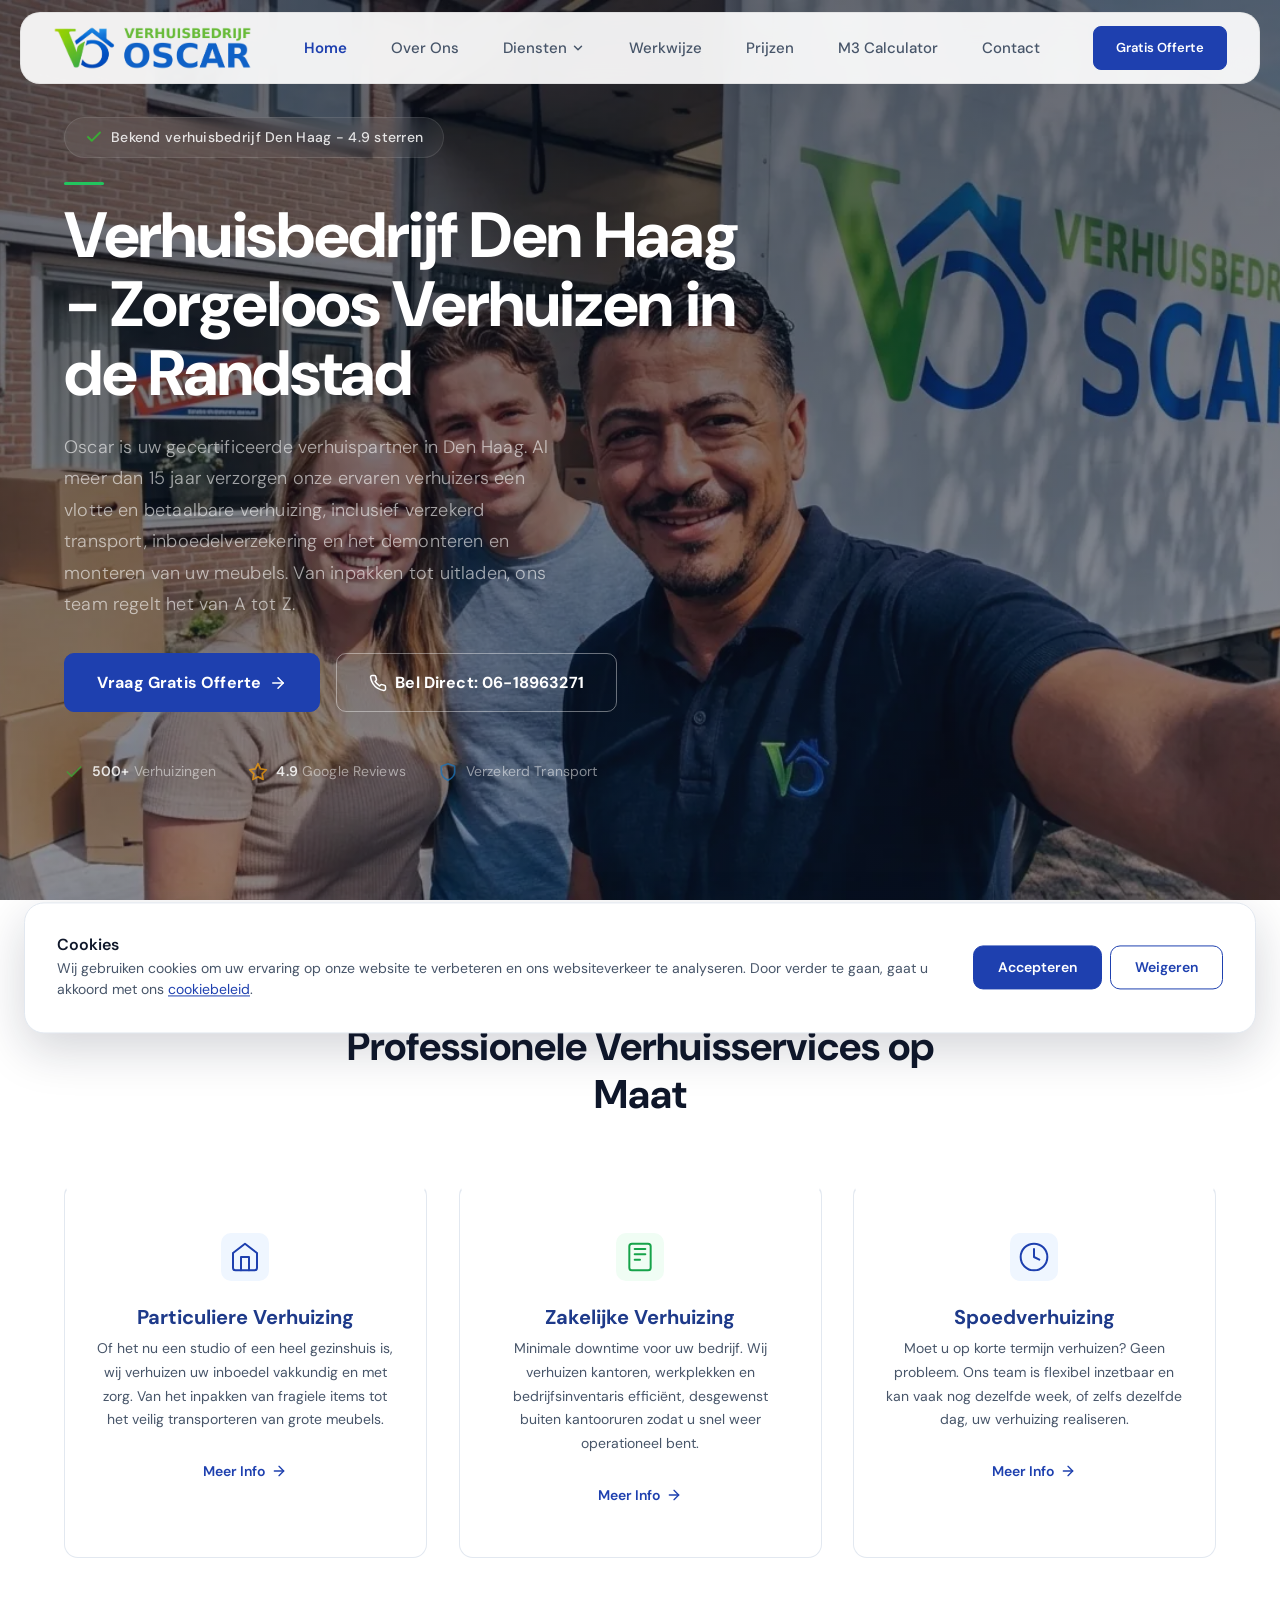
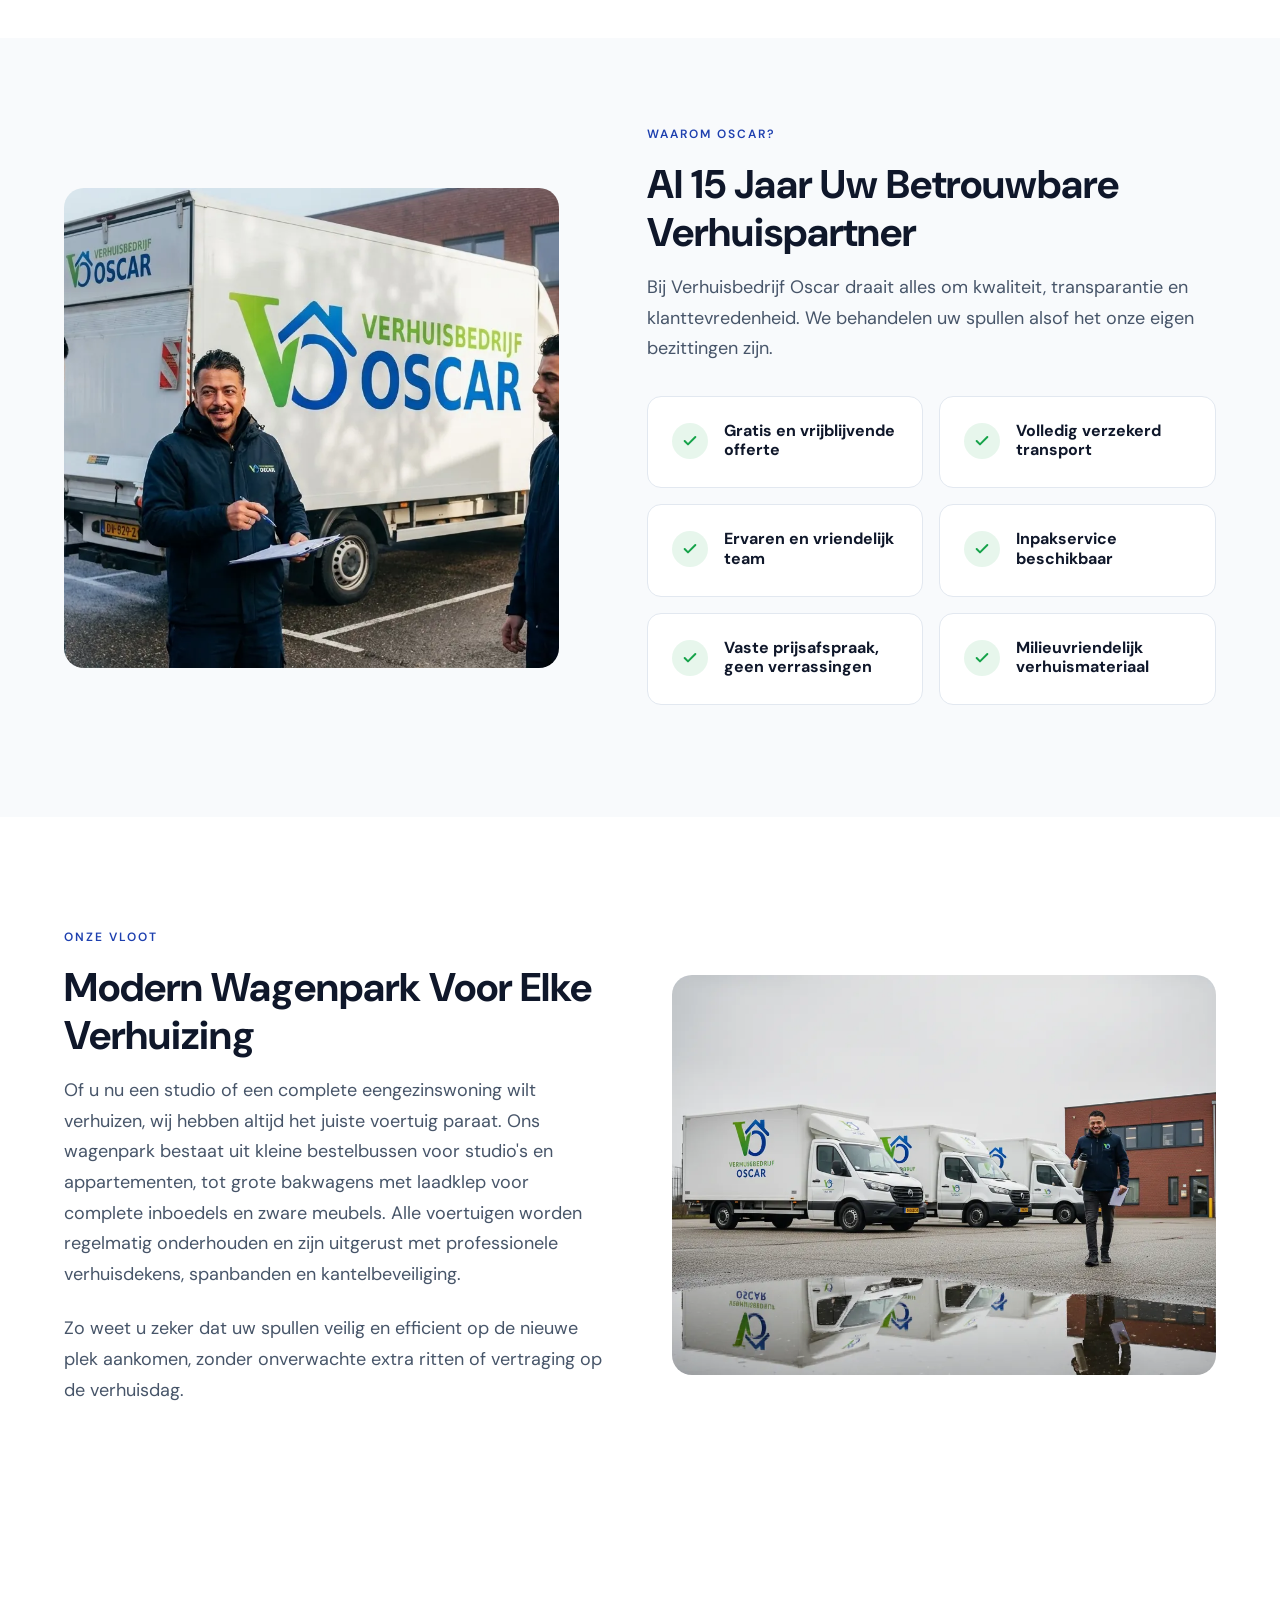
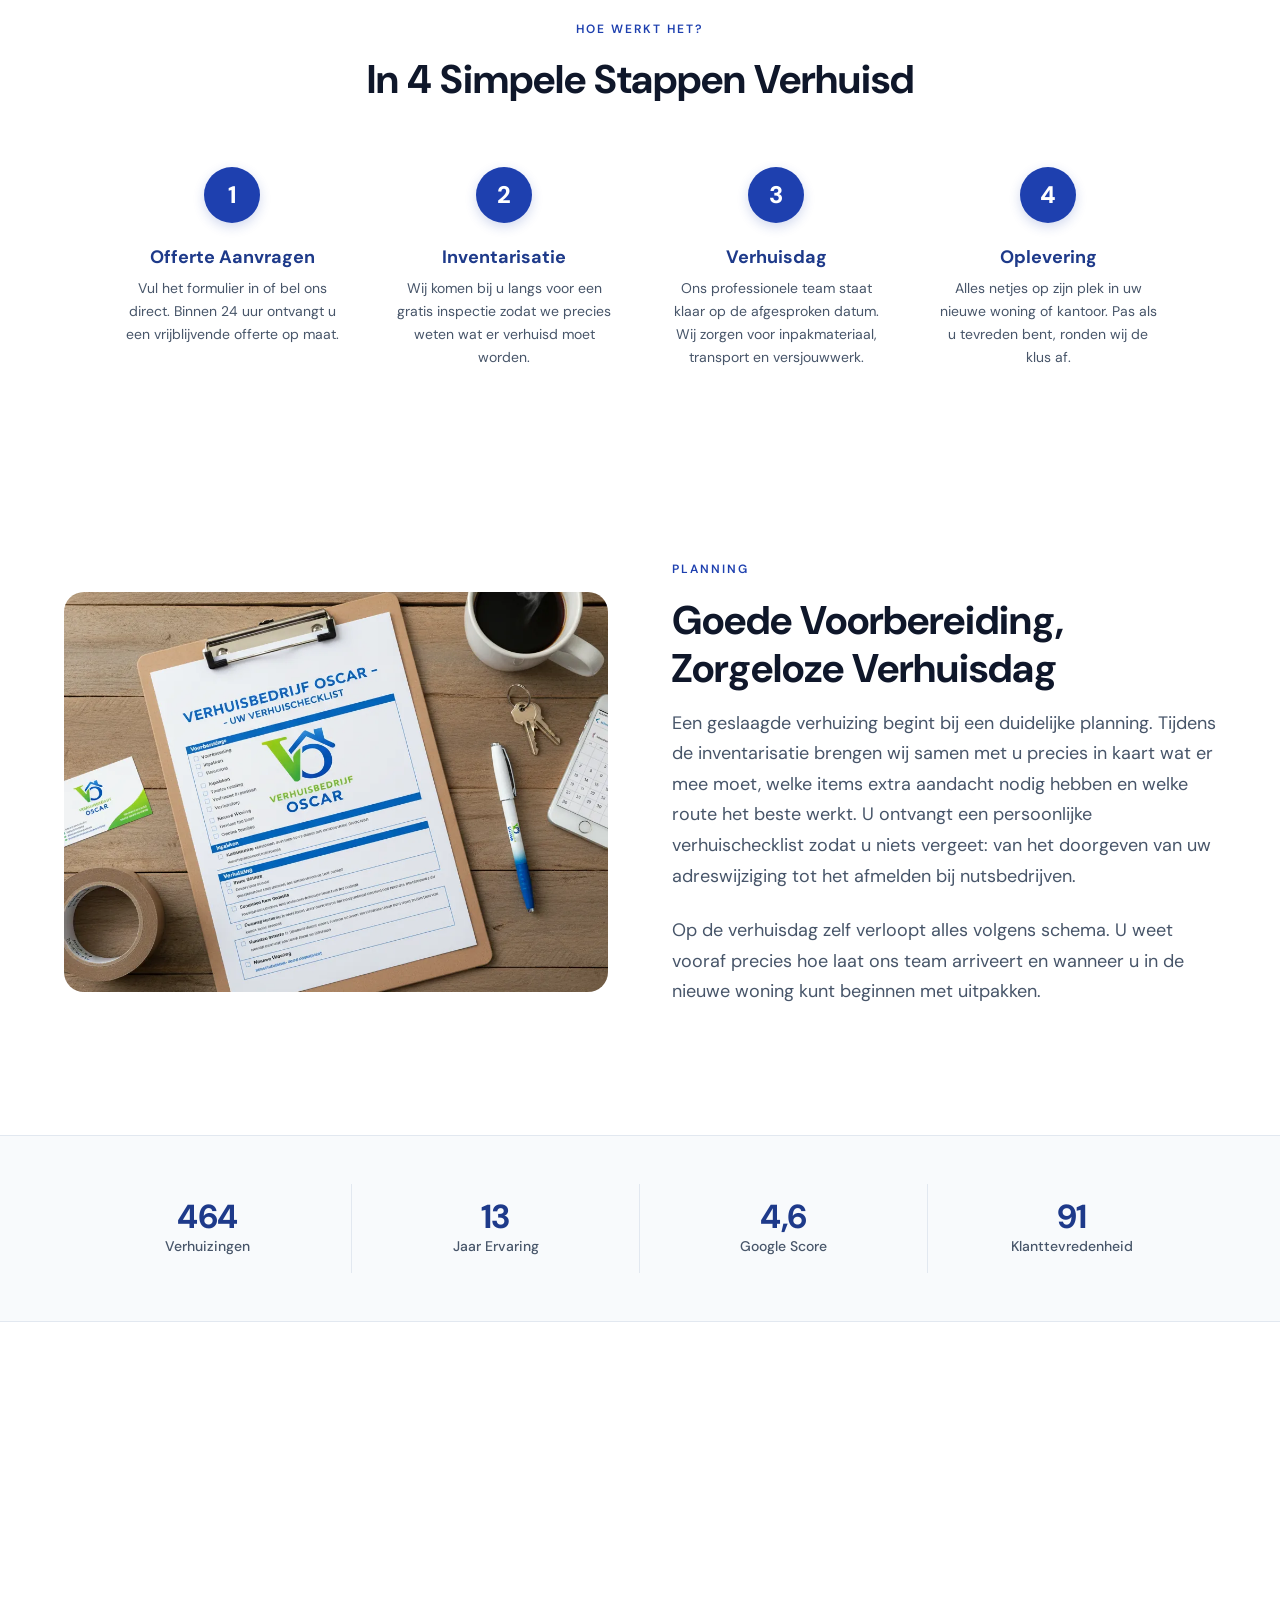
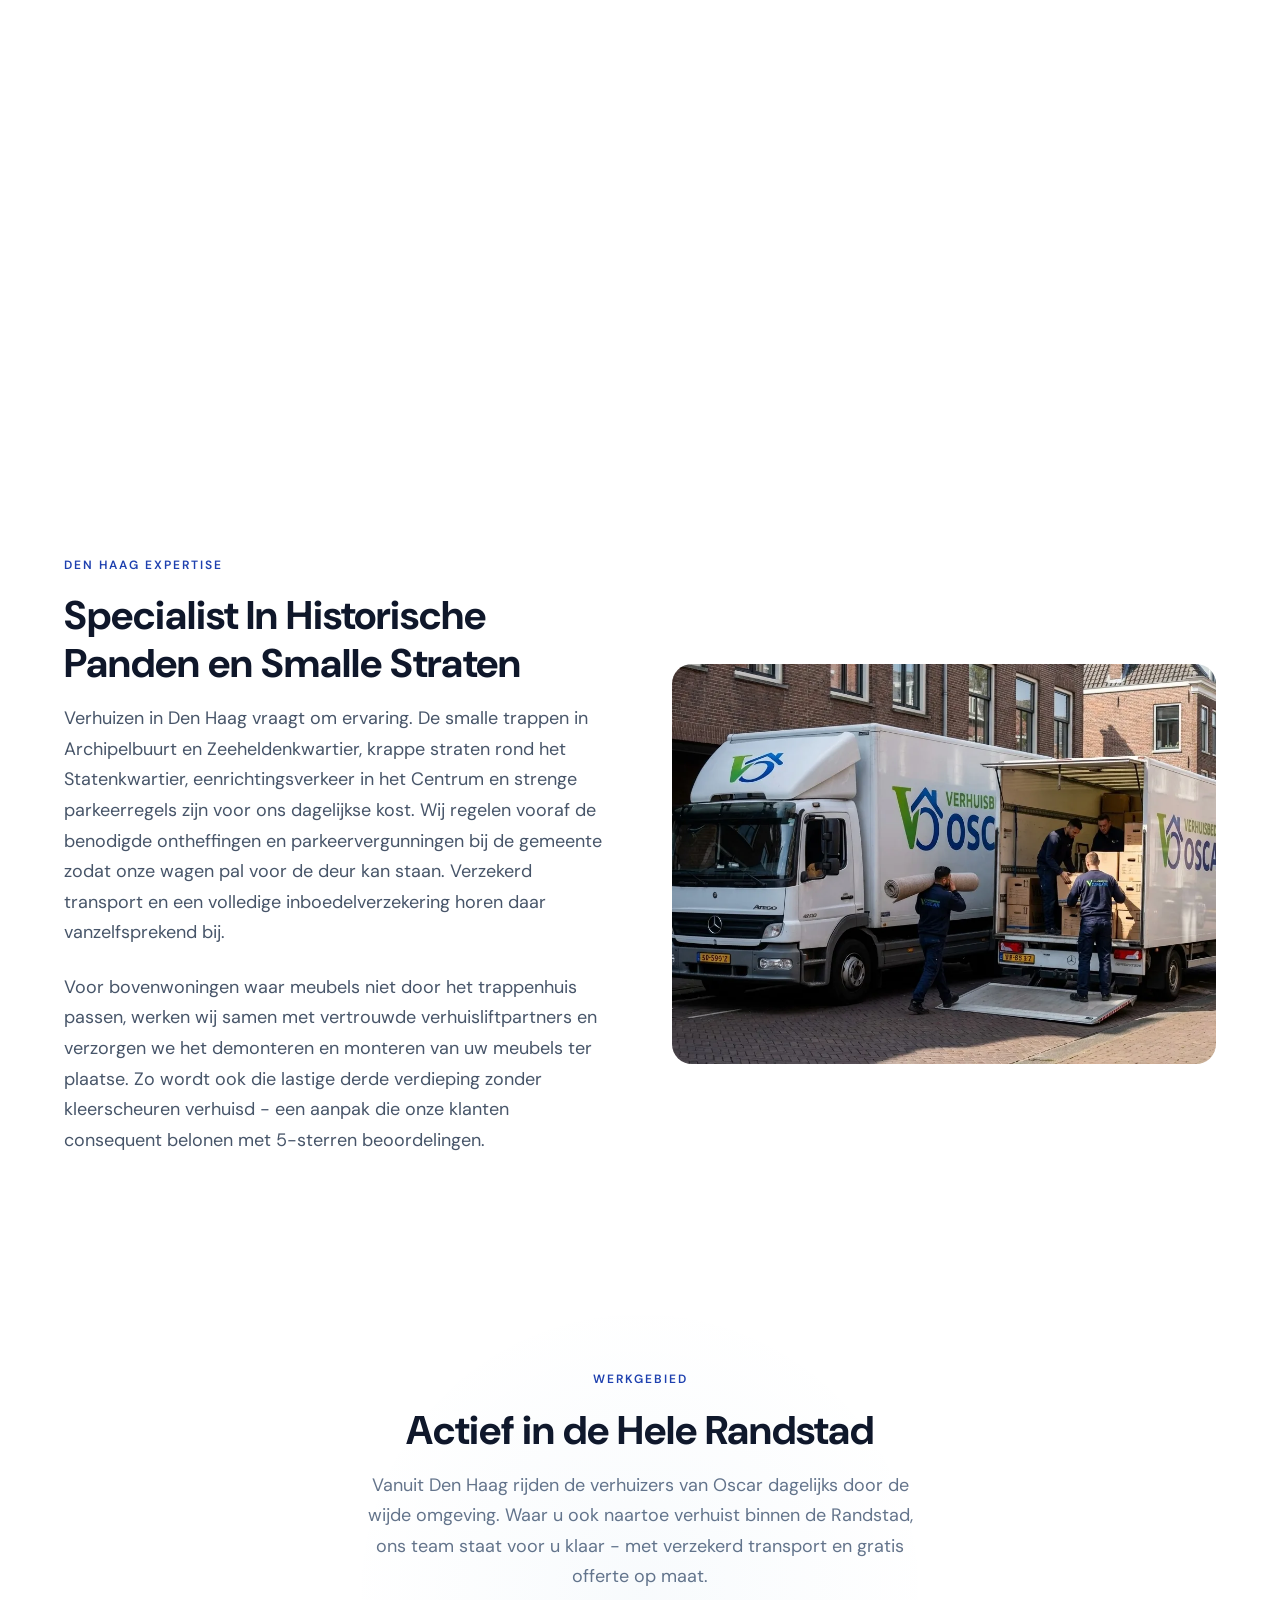
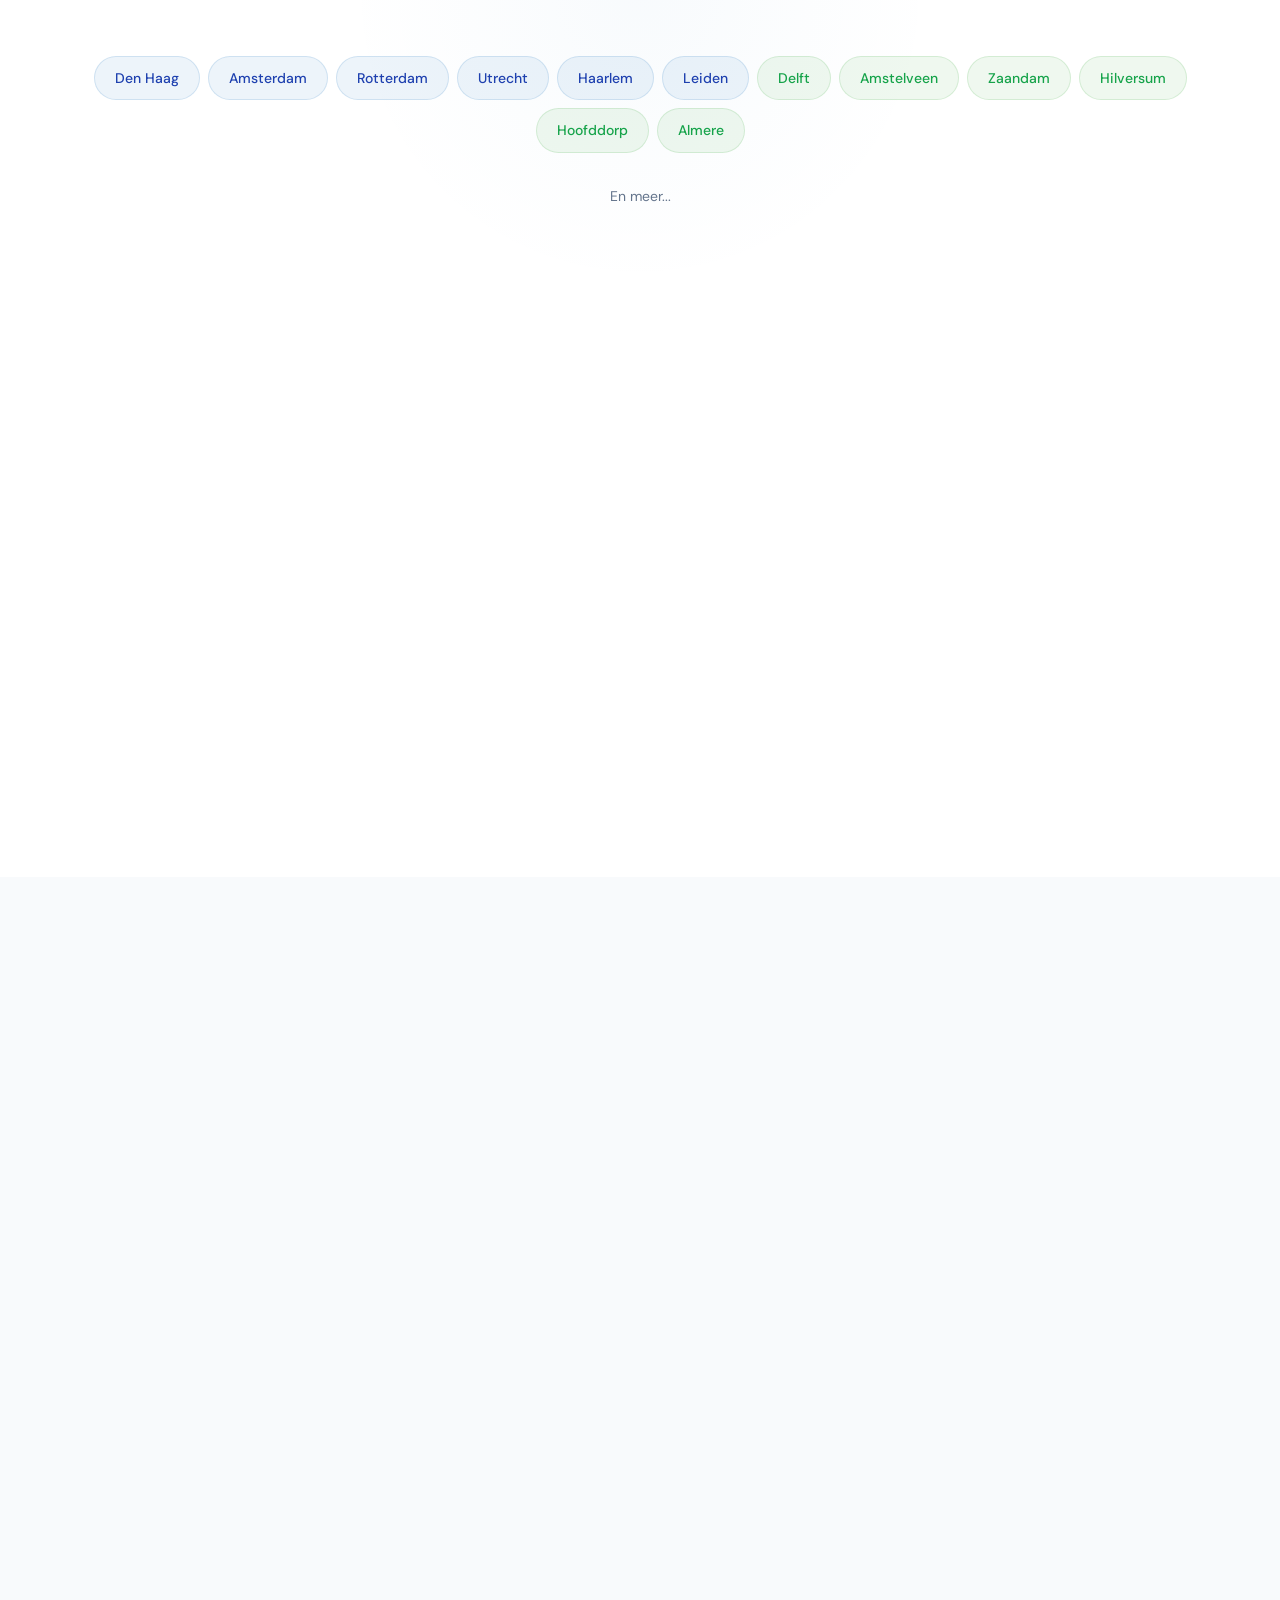
<file: index.html>
<!DOCTYPE html>
<html lang="nl">
<head>
    <meta charset="UTF-8">
    <meta name="viewport" content="width=device-width, initial-scale=1, viewport-fit=cover">
    <title>Verhuisbedrijf Den Haag | Oscar - Zorgeloos Verhuizen</title>
    <meta name="description" content="Verhuisbedrijf Den Haag Oscar: gecertificeerde verhuizers met 4.9 sterren, verzekerd transport, transparante verhuiskosten. Vraag nu gratis offerte aan.">
    <meta name="keywords" content="verhuisbedrijf den haag, verhuiskosten, verhuisservice randstad, verhuisbedrijf oscar, gratis offerte verhuizing, goedkoop verhuizen, zakelijke verhuizing, inpakservice den haag">
    <meta name="author" content="Verhuisbedrijf Oscar">
    <meta name="robots" content="index, follow">
    <link rel="canonical" href="https://verhuisbedrijfoscar.nl">

    <!-- Open Graph -->
    <meta property="og:type" content="website">
    <meta property="og:title" content="Verhuisbedrijf Den Haag | Oscar - Zorgeloos Verhuizen">
    <meta property="og:description" content="Betrouwbaar verhuisbedrijf in Den Haag en de Randstad. 500+ verhuizingen, 4.9 sterren op Google. Vraag vandaag nog een gratis offerte aan.">
    <meta property="og:url" content="https://verhuisbedrijfoscar.nl">
    <meta property="og:site_name" content="Verhuisbedrijf Oscar">
    <meta property="og:locale" content="nl_NL">
    <meta property="og:image" content="https://verhuisbedrijfoscar.nl/images/og-image.jpg">
    <meta property="og:image:width" content="1200">
    <meta property="og:image:height" content="630">

    <!-- Twitter Card -->
    <meta name="twitter:card" content="summary_large_image">
    <meta name="twitter:title" content="Verhuisbedrijf Den Haag | Oscar - Zorgeloos Verhuizen">
    <meta name="twitter:description" content="Betrouwbaar verhuisbedrijf in Den Haag en de Randstad. Vraag vandaag nog een gratis offerte aan.">
    <meta name="twitter:image" content="https://verhuisbedrijfoscar.nl/images/og-image.jpg">

    <!-- Favicon -->
    <link rel="icon" href="/images/favicon.ico" sizes="any">
    <link rel="icon" type="image/png" sizes="16x16" href="/images/favicon-16x16.png">
    <link rel="icon" type="image/png" sizes="32x32" href="/images/favicon-32x32.png">
    <link rel="apple-touch-icon" sizes="180x180" href="/images/apple-touch-icon.png">
    <link rel="manifest" href="/manifest.json">
    <meta name="theme-color" content="#1B75BB">

    <!-- Google Fonts -->
    <link rel="preconnect" href="https://fonts.googleapis.com">
    <link rel="preconnect" href="https://fonts.gstatic.com" crossorigin>
    <link href="https://fonts.googleapis.com/css2?family=DM+Sans:ital,opsz,wght@0,9..40,100..1000;1,9..40,100..1000&display=swap" rel="stylesheet">

    <!-- LCP hero image preload -->
    <link rel="preload" as="image" href="/images/fotos/28-oscar-selfie-met-klant.webp" fetchpriority="high">

    <!-- Critical CSS -->
    <style>
        *,*::before,*::after{box-sizing:border-box;margin:0;padding:0}
        body{font-family:var(--font-body);color:var(--text);line-height:1.6;overflow-x:hidden}
        .header{position:fixed;top:0;left:0;width:100%;z-index:500}
        .container{max-width:1200px;margin:0 auto;padding:0 1.5rem}
    </style>

    <!-- Main Stylesheet (synchronous) -->
    <link rel="stylesheet" href="/css/style.css">
</head>
<body>

    <!-- Skip to main content (WCAG 2.4.1 Bypass Blocks) -->
    <a href="#main-content" class="skip-link">Direct naar hoofdinhoud</a>

    <!-- Cookie Banner -->
    <div id="cookie-banner" class="cookie-banner" role="dialog" aria-label="Cookiemelding" aria-hidden="false">
        <div class="cookie-banner__text">
            <h4>Cookies</h4>
            <p>Wij gebruiken cookies om uw ervaring op onze website te verbeteren en ons websiteverkeer te analyseren. Door verder te gaan, gaat u akkoord met ons <a href="/privacy">cookiebeleid</a>.</p>
        </div>
        <div class="cookie-banner__actions">
            <button class="btn btn-primary" id="cookie-accept" type="button">Accepteren</button>
            <button class="btn btn-outline" id="cookie-reject" type="button">Weigeren</button>
        </div>
    </div>

    <!-- Header -->
    <header class="header" id="header" role="banner">
        <div class="header__inner">
            <a href="/" class="header__logo" aria-label="Verhuisbedrijf Oscar - Terug naar homepagina">
                <img src="/images/logo-horizontaal.png" alt="Verhuisbedrijf Oscar" width="200" height="52">
            </a>

            <nav class="header__nav" aria-label="Hoofdnavigatie">
                <a href="/" class="header__nav-link active">Home</a>
                <a href="/over-ons" class="header__nav-link">Over Ons</a>
                <div class="header__nav-dropdown">
                    <button type="button" class="header__nav-link--has-dropdown" aria-expanded="false" aria-haspopup="true">
                        Diensten
                        <svg class="dropdown-chevron" xmlns="http://www.w3.org/2000/svg" width="14" height="14" viewBox="0 0 24 24" fill="none" stroke="currentColor" stroke-width="2.5" stroke-linecap="round" stroke-linejoin="round" aria-hidden="true"><polyline points="6 9 12 15 18 9"/></svg>
                    </button>
                    <div class="header__dropdown-menu">
                        <a href="/particuliere-verhuizing" class="header__dropdown-link">
                            <div class="dropdown-icon">
                                <svg xmlns="http://www.w3.org/2000/svg" width="20" height="20" viewBox="0 0 24 24" fill="none" stroke="currentColor" stroke-width="1.5" stroke-linecap="round" stroke-linejoin="round" aria-hidden="true"><path d="M3 9l9-7 9 7v11a2 2 0 0 1-2 2H5a2 2 0 0 1-2-2z"/><polyline points="9 22 9 12 15 12 15 22"/></svg>
                            </div>
                            <div class="header__dropdown-link-text">
                                <span>Particuliere Verhuizing</span>
                                <small>Woning- en inboedelverhuizing</small>
                            </div>
                        </a>
                        <a href="/zakelijke-verhuizing" class="header__dropdown-link">
                            <div class="dropdown-icon">
                                <svg xmlns="http://www.w3.org/2000/svg" width="20" height="20" viewBox="0 0 24 24" fill="none" stroke="currentColor" stroke-width="1.5" stroke-linecap="round" stroke-linejoin="round" aria-hidden="true"><rect x="4" y="2" width="16" height="20" rx="2" ry="2"/><line x1="8" y1="6" x2="16" y2="6"/><line x1="8" y1="10" x2="16" y2="10"/><line x1="8" y1="14" x2="12" y2="14"/></svg>
                            </div>
                            <div class="header__dropdown-link-text">
                                <span>Zakelijke Verhuizing</span>
                                <small>Kantoor- en bedrijfsverhuizing</small>
                            </div>
                        </a>
                        <a href="/spoedverhuizing" class="header__dropdown-link">
                            <div class="dropdown-icon">
                                <svg xmlns="http://www.w3.org/2000/svg" width="20" height="20" viewBox="0 0 24 24" fill="none" stroke="currentColor" stroke-width="1.5" stroke-linecap="round" stroke-linejoin="round" aria-hidden="true"><circle cx="12" cy="12" r="10"/><polyline points="12 6 12 12 16 14"/></svg>
                            </div>
                            <div class="header__dropdown-link-text">
                                <span>Spoedverhuizing</span>
                                <small>Snel en flexibel verhuizen</small>
                            </div>
                        </a>
                    </div>
                </div>
                <a href="/werkwijze" class="header__nav-link">Werkwijze</a>
                <a href="/prijs" class="header__nav-link">Prijzen</a>
                <a href="/m3-calculator" class="header__nav-link">M3 Calculator</a>
                <a href="/contact" class="header__nav-link">Contact</a>
            </nav>

            <div class="header__cta">
                <a href="/contact#contact-form" class="btn btn-primary">Gratis Offerte</a>
            </div>

            <div class="header__hamburger" id="hamburger-btn" role="button" tabindex="0" aria-label="Menu openen" aria-expanded="false" aria-controls="mobile-nav">
                <span></span>
                <span></span>
                <span></span>
            </div>
        </div>

        <!-- Mobile Nav Overlay -->
        <div class="mobile-nav" id="mobile-nav" aria-hidden="true" role="dialog" aria-label="Mobiel navigatiemenu">
            <a href="/" class="mobile-nav__link">Home</a>
            <a href="/over-ons" class="mobile-nav__link">Over Ons</a>
            <div class="mobile-nav__group">
                <span class="mobile-nav__group-title">Diensten</span>
                <a href="/particuliere-verhuizing" class="mobile-nav__link mobile-nav__link--sub">Particuliere Verhuizing</a>
                <a href="/zakelijke-verhuizing" class="mobile-nav__link mobile-nav__link--sub">Zakelijke Verhuizing</a>
                <a href="/spoedverhuizing" class="mobile-nav__link mobile-nav__link--sub">Spoedverhuizing</a>
            </div>
            <a href="/werkwijze" class="mobile-nav__link">Werkwijze</a>
            <a href="/prijs" class="mobile-nav__link">Prijzen</a>
            <a href="/m3-calculator" class="mobile-nav__link">M3 Calculator</a>
            <a href="/contact" class="mobile-nav__link">Contact</a>
            <div class="mobile-nav__cta">
                <a href="/contact#contact-form" class="btn btn-primary btn-large">Gratis Offerte Aanvragen</a>
                <a href="tel:0618963271" class="mobile-nav__phone">
                    <svg xmlns="http://www.w3.org/2000/svg" width="20" height="20" viewBox="0 0 24 24" fill="none" stroke="currentColor" stroke-width="2" stroke-linecap="round" stroke-linejoin="round" aria-hidden="true"><path d="M22 16.92v3a2 2 0 0 1-2.18 2 19.79 19.79 0 0 1-8.63-3.07 19.5 19.5 0 0 1-6-6 19.79 19.79 0 0 1-3.07-8.67A2 2 0 0 1 4.11 2h3a2 2 0 0 1 2 1.72 12.84 12.84 0 0 0 .7 2.81 2 2 0 0 1-.45 2.11L8.09 9.91a16 16 0 0 0 6 6l1.27-1.27a2 2 0 0 1 2.11-.45 12.84 12.84 0 0 0 2.81.7A2 2 0 0 1 22 16.92z"/></svg>
                    06-18963271
                </a>
            </div>
        </div>
    </header>

    <main id="main-content" tabindex="-1">

        <!-- Hero Section -->
        <section class="hero" aria-labelledby="hero-heading">
            <div class="container">
                <div class="hero__container">
                    <div class="hero__content">
                        <span class="hero__badge">
                            <svg xmlns="http://www.w3.org/2000/svg" width="18" height="18" viewBox="0 0 24 24" fill="none" stroke="#3AAA35" stroke-width="2.5" stroke-linecap="round" stroke-linejoin="round" aria-hidden="true"><polyline points="20 6 9 17 4 12"/></svg>
                            Bekend verhuisbedrijf Den Haag - 4.9 sterren
                        </span>

                        <h1 class="hero__title" id="hero-heading">Verhuisbedrijf Den Haag - Zorgeloos Verhuizen in de Randstad</h1>

                        <p class="hero__subtitle">Oscar is uw gecertificeerde verhuispartner in Den Haag. Al meer dan 15 jaar verzorgen onze ervaren verhuizers een vlotte en betaalbare verhuizing, inclusief verzekerd transport, inboedelverzekering en het demonteren en monteren van uw meubels. Van inpakken tot uitladen, ons team regelt het van A tot Z.</p>

                        <div class="hero__buttons">
                            <a href="/contact#contact-form" class="btn btn-primary btn-large">
                                Vraag Gratis Offerte
                                <svg xmlns="http://www.w3.org/2000/svg" width="18" height="18" viewBox="0 0 24 24" fill="none" stroke="currentColor" stroke-width="2" stroke-linecap="round" stroke-linejoin="round" aria-hidden="true"><line x1="5" y1="12" x2="19" y2="12"/><polyline points="12 5 19 12 12 19"/></svg>
                            </a>
                            <a href="tel:0618963271" class="btn btn-outline-white">
                                <svg xmlns="http://www.w3.org/2000/svg" width="18" height="18" viewBox="0 0 24 24" fill="none" stroke="currentColor" stroke-width="2" stroke-linecap="round" stroke-linejoin="round" aria-hidden="true"><path d="M22 16.92v3a2 2 0 0 1-2.18 2 19.79 19.79 0 0 1-8.63-3.07 19.5 19.5 0 0 1-6-6 19.79 19.79 0 0 1-3.07-8.67A2 2 0 0 1 4.11 2h3a2 2 0 0 1 2 1.72 12.84 12.84 0 0 0 .7 2.81 2 2 0 0 1-.45 2.11L8.09 9.91a16 16 0 0 0 6 6l1.27-1.27a2 2 0 0 1 2.11-.45 12.84 12.84 0 0 0 2.81.7A2 2 0 0 1 22 16.92z"/></svg>
                                Bel Direct: 06-18963271
                            </a>
                        </div>

                        <div class="hero__trust">
                            <div class="hero__trust-item">
                                <svg xmlns="http://www.w3.org/2000/svg" width="20" height="20" viewBox="0 0 24 24" fill="none" stroke="#3AAA35" stroke-width="2" stroke-linecap="round" stroke-linejoin="round" aria-hidden="true"><polyline points="20 6 9 17 4 12"/></svg>
                                <span><strong>500+</strong> Verhuizingen</span>
                            </div>
                            <div class="hero__trust-item">
                                <svg xmlns="http://www.w3.org/2000/svg" width="20" height="20" viewBox="0 0 24 24" fill="none" stroke="#F59E0B" stroke-width="2" stroke-linecap="round" stroke-linejoin="round" aria-hidden="true"><polygon points="12 2 15.09 8.26 22 9.27 17 14.14 18.18 21.02 12 17.77 5.82 21.02 7 14.14 2 9.27 8.91 8.26 12 2"/></svg>
                                <span><strong>4.9</strong> Google Reviews</span>
                            </div>
                            <div class="hero__trust-item">
                                <svg xmlns="http://www.w3.org/2000/svg" width="20" height="20" viewBox="0 0 24 24" fill="none" stroke="#1B75BB" stroke-width="2" stroke-linecap="round" stroke-linejoin="round" aria-hidden="true"><path d="M12 22s8-4 8-10V5l-8-3-8 3v7c0 6 8 10 8 10z"/></svg>
                                <span>Verzekerd Transport</span>
                            </div>
                        </div>
                    </div>

                </div>
            </div>
        </section>

        <!-- Services Section -->
        <section class="services section-padding" id="diensten" aria-labelledby="diensten-heading">
            <div class="container">
                <div class="section-header">
                    <span class="section-tag">Onze Diensten</span>
                    <h2 id="diensten-heading">Professionele Verhuisservices op Maat</h2>
                </div>

                <div class="services__grid">
                    <article class="service-card">
                        <div class="service-card__icon">
                            <svg xmlns="http://www.w3.org/2000/svg" width="32" height="32" viewBox="0 0 24 24" fill="none" stroke="currentColor" stroke-width="1.5" stroke-linecap="round" stroke-linejoin="round" aria-hidden="true">
                                <path d="M3 9l9-7 9 7v11a2 2 0 0 1-2 2H5a2 2 0 0 1-2-2z"/>
                                <polyline points="9 22 9 12 15 12 15 22"/>
                            </svg>
                        </div>
                        <h3 class="service-card__title">Particuliere Verhuizing</h3>
                        <p class="service-card__text">Of het nu een studio of een heel gezinshuis is, wij verhuizen uw inboedel vakkundig en met zorg. Van het inpakken van fragiele items tot het veilig transporteren van grote meubels.</p>
                        <a href="/particuliere-verhuizing" class="service-card__link">
                            Meer Info
                            <svg xmlns="http://www.w3.org/2000/svg" width="16" height="16" viewBox="0 0 24 24" fill="none" stroke="currentColor" stroke-width="2" stroke-linecap="round" stroke-linejoin="round" aria-hidden="true"><line x1="5" y1="12" x2="19" y2="12"/><polyline points="12 5 19 12 12 19"/></svg>
                        </a>
                    </article>

                    <article class="service-card">
                        <div class="service-card__icon">
                            <svg xmlns="http://www.w3.org/2000/svg" width="32" height="32" viewBox="0 0 24 24" fill="none" stroke="currentColor" stroke-width="1.5" stroke-linecap="round" stroke-linejoin="round" aria-hidden="true">
                                <rect x="4" y="2" width="16" height="20" rx="2" ry="2"/>
                                <line x1="8" y1="6" x2="16" y2="6"/>
                                <line x1="8" y1="10" x2="16" y2="10"/>
                                <line x1="8" y1="14" x2="12" y2="14"/>
                            </svg>
                        </div>
                        <h3 class="service-card__title">Zakelijke Verhuizing</h3>
                        <p class="service-card__text">Minimale downtime voor uw bedrijf. Wij verhuizen kantoren, werkplekken en bedrijfsinventaris effici&#235;nt, desgewenst buiten kantooruren zodat u snel weer operationeel bent.</p>
                        <a href="/zakelijke-verhuizing" class="service-card__link">
                            Meer Info
                            <svg xmlns="http://www.w3.org/2000/svg" width="16" height="16" viewBox="0 0 24 24" fill="none" stroke="currentColor" stroke-width="2" stroke-linecap="round" stroke-linejoin="round" aria-hidden="true"><line x1="5" y1="12" x2="19" y2="12"/><polyline points="12 5 19 12 12 19"/></svg>
                        </a>
                    </article>

                    <article class="service-card">
                        <div class="service-card__icon">
                            <svg xmlns="http://www.w3.org/2000/svg" width="32" height="32" viewBox="0 0 24 24" fill="none" stroke="currentColor" stroke-width="1.5" stroke-linecap="round" stroke-linejoin="round" aria-hidden="true">
                                <circle cx="12" cy="12" r="10"/>
                                <polyline points="12 6 12 12 16 14"/>
                            </svg>
                        </div>
                        <h3 class="service-card__title">Spoedverhuizing</h3>
                        <p class="service-card__text">Moet u op korte termijn verhuizen? Geen probleem. Ons team is flexibel inzetbaar en kan vaak nog dezelfde week, of zelfs dezelfde dag, uw verhuizing realiseren.</p>
                        <a href="/spoedverhuizing" class="service-card__link">
                            Meer Info
                            <svg xmlns="http://www.w3.org/2000/svg" width="16" height="16" viewBox="0 0 24 24" fill="none" stroke="currentColor" stroke-width="2" stroke-linecap="round" stroke-linejoin="round" aria-hidden="true"><line x1="5" y1="12" x2="19" y2="12"/><polyline points="12 5 19 12 12 19"/></svg>
                        </a>
                    </article>
                </div>
            </div>
        </section>

        <!-- Why Oscar Section -->
        <section class="why-oscar section-padding" id="over-ons" aria-labelledby="waarom-heading">
            <div class="container">
                <div class="why-oscar__grid">
                    <div class="why-oscar__image">
                        <div class="why-oscar__image-wrapper" role="img" aria-label="Verhuisteam van Verhuisbedrijf Oscar aan het werk">
                            <img src="/images/fotos/24-oscar-team-briefing.webp" alt="Verhuisteam van Verhuisbedrijf Oscar aan het werk" width="560" height="480" loading="lazy" decoding="async">
                        </div>
                    </div>
                    <div class="why-oscar__content">
                        <span class="section-tag">Waarom Oscar?</span>
                        <h2 id="waarom-heading">Al 15 Jaar Uw Betrouwbare Verhuispartner</h2>
                        <p class="why-oscar__intro">Bij Verhuisbedrijf Oscar draait alles om kwaliteit, transparantie en klanttevredenheid. We behandelen uw spullen alsof het onze eigen bezittingen zijn.</p>
                        <div class="why-oscar__list" role="list">
                            <div class="why-oscar__item" role="listitem">
                                <div class="why-oscar__item-check" aria-hidden="true">
                                    <svg xmlns="http://www.w3.org/2000/svg" width="16" height="16" viewBox="0 0 24 24" fill="none" stroke="currentColor" stroke-width="3" stroke-linecap="round" stroke-linejoin="round"><polyline points="20 6 9 17 4 12"/></svg>
                                </div>
                                <div class="why-oscar__item-content">
                                    <h4>Gratis en vrijblijvende offerte</h4>
                                </div>
                            </div>
                            <div class="why-oscar__item" role="listitem">
                                <div class="why-oscar__item-check" aria-hidden="true">
                                    <svg xmlns="http://www.w3.org/2000/svg" width="16" height="16" viewBox="0 0 24 24" fill="none" stroke="currentColor" stroke-width="3" stroke-linecap="round" stroke-linejoin="round"><polyline points="20 6 9 17 4 12"/></svg>
                                </div>
                                <div class="why-oscar__item-content">
                                    <h4>Volledig verzekerd transport</h4>
                                </div>
                            </div>
                            <div class="why-oscar__item" role="listitem">
                                <div class="why-oscar__item-check" aria-hidden="true">
                                    <svg xmlns="http://www.w3.org/2000/svg" width="16" height="16" viewBox="0 0 24 24" fill="none" stroke="currentColor" stroke-width="3" stroke-linecap="round" stroke-linejoin="round"><polyline points="20 6 9 17 4 12"/></svg>
                                </div>
                                <div class="why-oscar__item-content">
                                    <h4>Ervaren en vriendelijk team</h4>
                                </div>
                            </div>
                            <div class="why-oscar__item" role="listitem">
                                <div class="why-oscar__item-check" aria-hidden="true">
                                    <svg xmlns="http://www.w3.org/2000/svg" width="16" height="16" viewBox="0 0 24 24" fill="none" stroke="currentColor" stroke-width="3" stroke-linecap="round" stroke-linejoin="round"><polyline points="20 6 9 17 4 12"/></svg>
                                </div>
                                <div class="why-oscar__item-content">
                                    <h4>Inpakservice beschikbaar</h4>
                                </div>
                            </div>
                            <div class="why-oscar__item" role="listitem">
                                <div class="why-oscar__item-check" aria-hidden="true">
                                    <svg xmlns="http://www.w3.org/2000/svg" width="16" height="16" viewBox="0 0 24 24" fill="none" stroke="currentColor" stroke-width="3" stroke-linecap="round" stroke-linejoin="round"><polyline points="20 6 9 17 4 12"/></svg>
                                </div>
                                <div class="why-oscar__item-content">
                                    <h4>Vaste prijsafspraak, geen verrassingen</h4>
                                </div>
                            </div>
                            <div class="why-oscar__item" role="listitem">
                                <div class="why-oscar__item-check" aria-hidden="true">
                                    <svg xmlns="http://www.w3.org/2000/svg" width="16" height="16" viewBox="0 0 24 24" fill="none" stroke="currentColor" stroke-width="3" stroke-linecap="round" stroke-linejoin="round"><polyline points="20 6 9 17 4 12"/></svg>
                                </div>
                                <div class="why-oscar__item-content">
                                    <h4>Milieuvriendelijk verhuismateriaal</h4>
                                </div>
                            </div>
                        </div>
                    </div>
                </div>
            </div>
        </section>

        <!-- Fleet / Equipment Section -->
        <section class="section-padding" aria-labelledby="vloot-heading">
            <div class="container">
                <div class="about-block about-block--reversed">
                    <div class="about-block__image">
                        <img src="/images/fotos/33-depot-fleet.webp" alt="Verhuiswagens van Verhuisbedrijf Oscar op het depot in Den Haag" width="600" height="400" loading="lazy" decoding="async">
                    </div>
                    <div class="about-block__content">
                        <span class="section-tag">Onze Vloot</span>
                        <h2 id="vloot-heading">Modern Wagenpark Voor Elke Verhuizing</h2>
                        <p>Of u nu een studio of een complete eengezinswoning wilt verhuizen, wij hebben altijd het juiste voertuig paraat. Ons wagenpark bestaat uit kleine bestelbussen voor studio's en appartementen, tot grote bakwagens met laadklep voor complete inboedels en zware meubels. Alle voertuigen worden regelmatig onderhouden en zijn uitgerust met professionele verhuisdekens, spanbanden en kantelbeveiliging.</p>
                        <p>Zo weet u zeker dat uw spullen veilig en efficient op de nieuwe plek aankomen, zonder onverwachte extra ritten of vertraging op de verhuisdag.</p>
                    </div>
                </div>
            </div>
        </section>

        <!-- Process Section -->
        <section class="process section-padding" id="werkwijze" aria-labelledby="werkwijze-heading">
            <div class="container">
                <div class="section-header">
                    <span class="section-tag">Hoe Werkt Het?</span>
                    <h2 id="werkwijze-heading">In 4 Simpele Stappen Verhuisd</h2>
                </div>

                <div class="process__timeline">
                    <div class="process__step">
                        <div class="process__step-number" aria-hidden="true">1</div>
                        <div>
                            <h3 class="process__step-title">Offerte Aanvragen</h3>
                            <p class="process__step-text">Vul het formulier in of bel ons direct. Binnen 24 uur ontvangt u een vrijblijvende offerte op maat.</p>
                        </div>
                    </div>
                    <div class="process__step">
                        <div class="process__step-number" aria-hidden="true">2</div>
                        <div>
                            <h3 class="process__step-title">Inventarisatie</h3>
                            <p class="process__step-text">Wij komen bij u langs voor een gratis inspectie zodat we precies weten wat er verhuisd moet worden.</p>
                        </div>
                    </div>
                    <div class="process__step">
                        <div class="process__step-number" aria-hidden="true">3</div>
                        <div>
                            <h3 class="process__step-title">Verhuisdag</h3>
                            <p class="process__step-text">Ons professionele team staat klaar op de afgesproken datum. Wij zorgen voor inpakmateriaal, transport en versjouwwerk.</p>
                        </div>
                    </div>
                    <div class="process__step">
                        <div class="process__step-number" aria-hidden="true">4</div>
                        <div>
                            <h3 class="process__step-title">Oplevering</h3>
                            <p class="process__step-text">Alles netjes op zijn plek in uw nieuwe woning of kantoor. Pas als u tevreden bent, ronden wij de klus af.</p>
                        </div>
                    </div>
                </div>
            </div>
        </section>

        <!-- Planning / Checklist Section -->
        <section class="section-padding" aria-labelledby="planning-heading">
            <div class="container">
                <div class="about-block">
                    <div class="about-block__image">
                        <img src="/images/fotos/22-moving-checklist.webp" alt="Verhuischecklist en planning door Verhuisbedrijf Oscar" width="600" height="400" loading="lazy" decoding="async">
                    </div>
                    <div class="about-block__content">
                        <span class="section-tag">Planning</span>
                        <h2 id="planning-heading">Goede Voorbereiding, Zorgeloze Verhuisdag</h2>
                        <p>Een geslaagde verhuizing begint bij een duidelijke planning. Tijdens de inventarisatie brengen wij samen met u precies in kaart wat er mee moet, welke items extra aandacht nodig hebben en welke route het beste werkt. U ontvangt een persoonlijke verhuischecklist zodat u niets vergeet: van het doorgeven van uw adreswijziging tot het afmelden bij nutsbedrijven.</p>
                        <p>Op de verhuisdag zelf verloopt alles volgens schema. U weet vooraf precies hoe laat ons team arriveert en wanneer u in de nieuwe woning kunt beginnen met uitpakken.</p>
                    </div>
                </div>
            </div>
        </section>

        <!-- Stats Bar -->
        <section class="stats section-padding" aria-label="Bedrijfscijfers">
            <div class="container">
                <div class="stats__grid">
                    <div class="stat-item">
                        <div class="stat-item__number" data-target="500">0<span>+</span></div>
                        <div class="stat-item__label">Verhuizingen</div>
                    </div>
                    <div class="stat-item">
                        <div class="stat-item__number" data-target="15">0</div>
                        <div class="stat-item__label">Jaar Ervaring</div>
                    </div>
                    <div class="stat-item">
                        <div class="stat-item__number" data-target="4.9" data-decimal="true">0</div>
                        <div class="stat-item__label">Google Score</div>
                    </div>
                    <div class="stat-item">
                        <div class="stat-item__number" data-target="98">0<span>%</span></div>
                        <div class="stat-item__label">Klanttevredenheid</div>
                    </div>
                </div>
            </div>
        </section>

        <!-- Testimonials Section -->
        <section class="testimonials section-padding" aria-labelledby="ervaringen-heading">
            <div class="container">
                <div class="section-header">
                    <span class="section-tag">Ervaringen</span>
                    <h2 id="ervaringen-heading">Wat Onze Klanten Zeggen</h2>
                </div>

                <div class="testimonials__grid">
                    <article class="testimonial-card">
                        <div class="testimonial-card__stars" aria-label="5 van 5 sterren">
                            <svg xmlns="http://www.w3.org/2000/svg" width="18" height="18" viewBox="0 0 24 24" fill="#F59E0B" stroke="#F59E0B" stroke-width="1" aria-hidden="true"><polygon points="12 2 15.09 8.26 22 9.27 17 14.14 18.18 21.02 12 17.77 5.82 21.02 7 14.14 2 9.27 8.91 8.26 12 2"/></svg>
                            <svg xmlns="http://www.w3.org/2000/svg" width="18" height="18" viewBox="0 0 24 24" fill="#F59E0B" stroke="#F59E0B" stroke-width="1" aria-hidden="true"><polygon points="12 2 15.09 8.26 22 9.27 17 14.14 18.18 21.02 12 17.77 5.82 21.02 7 14.14 2 9.27 8.91 8.26 12 2"/></svg>
                            <svg xmlns="http://www.w3.org/2000/svg" width="18" height="18" viewBox="0 0 24 24" fill="#F59E0B" stroke="#F59E0B" stroke-width="1" aria-hidden="true"><polygon points="12 2 15.09 8.26 22 9.27 17 14.14 18.18 21.02 12 17.77 5.82 21.02 7 14.14 2 9.27 8.91 8.26 12 2"/></svg>
                            <svg xmlns="http://www.w3.org/2000/svg" width="18" height="18" viewBox="0 0 24 24" fill="#F59E0B" stroke="#F59E0B" stroke-width="1" aria-hidden="true"><polygon points="12 2 15.09 8.26 22 9.27 17 14.14 18.18 21.02 12 17.77 5.82 21.02 7 14.14 2 9.27 8.91 8.26 12 2"/></svg>
                            <svg xmlns="http://www.w3.org/2000/svg" width="18" height="18" viewBox="0 0 24 24" fill="#F59E0B" stroke="#F59E0B" stroke-width="1" aria-hidden="true"><polygon points="12 2 15.09 8.26 22 9.27 17 14.14 18.18 21.02 12 17.77 5.82 21.02 7 14.14 2 9.27 8.91 8.26 12 2"/></svg>
                        </div>
                        <svg class="testimonial-card__quote-icon" xmlns="http://www.w3.org/2000/svg" width="32" height="32" viewBox="0 0 24 24" fill="none" stroke="currentColor" stroke-width="1" stroke-linecap="round" stroke-linejoin="round" aria-hidden="true"><path d="M3 21c3 0 7-1 7-8V5c0-1.25-.756-2.017-2-2H4c-1.25 0-2 .75-2 1.972V11c0 1.25.75 2 2 2 1 0 1 0 1 1v1c0 1-1 2-2 2s-1 .008-1 1.031V21z"/><path d="M15 21c3 0 7-1 7-8V5c0-1.25-.757-2.017-2-2h-4c-1.25 0-2 .75-2 1.972V11c0 1.25.75 2 2 2h.75c0 2.25.25 4-2.75 4v3c0 1 0 1 1 1z"/></svg>
                        <blockquote class="testimonial-card__text">
                            <p>Oscar en zijn team hebben ons fantastisch geholpen met onze verhuizing naar Den Haag-Scheveningen. Alles was perfect geregeld en ook via WhatsApp snel bereikbaar!</p>
                        </blockquote>
                        <div class="testimonial-card__author">
                            <div class="testimonial-card__avatar-placeholder" aria-hidden="true">M</div>
                            <div>
                                <div class="testimonial-card__name">Maria de Vries</div>
                                <div class="testimonial-card__location">Den Haag</div>
                            </div>
                        </div>
                    </article>

                    <article class="testimonial-card">
                        <div class="testimonial-card__stars" aria-label="5 van 5 sterren">
                            <svg xmlns="http://www.w3.org/2000/svg" width="18" height="18" viewBox="0 0 24 24" fill="#F59E0B" stroke="#F59E0B" stroke-width="1" aria-hidden="true"><polygon points="12 2 15.09 8.26 22 9.27 17 14.14 18.18 21.02 12 17.77 5.82 21.02 7 14.14 2 9.27 8.91 8.26 12 2"/></svg>
                            <svg xmlns="http://www.w3.org/2000/svg" width="18" height="18" viewBox="0 0 24 24" fill="#F59E0B" stroke="#F59E0B" stroke-width="1" aria-hidden="true"><polygon points="12 2 15.09 8.26 22 9.27 17 14.14 18.18 21.02 12 17.77 5.82 21.02 7 14.14 2 9.27 8.91 8.26 12 2"/></svg>
                            <svg xmlns="http://www.w3.org/2000/svg" width="18" height="18" viewBox="0 0 24 24" fill="#F59E0B" stroke="#F59E0B" stroke-width="1" aria-hidden="true"><polygon points="12 2 15.09 8.26 22 9.27 17 14.14 18.18 21.02 12 17.77 5.82 21.02 7 14.14 2 9.27 8.91 8.26 12 2"/></svg>
                            <svg xmlns="http://www.w3.org/2000/svg" width="18" height="18" viewBox="0 0 24 24" fill="#F59E0B" stroke="#F59E0B" stroke-width="1" aria-hidden="true"><polygon points="12 2 15.09 8.26 22 9.27 17 14.14 18.18 21.02 12 17.77 5.82 21.02 7 14.14 2 9.27 8.91 8.26 12 2"/></svg>
                            <svg xmlns="http://www.w3.org/2000/svg" width="18" height="18" viewBox="0 0 24 24" fill="#F59E0B" stroke="#F59E0B" stroke-width="1" aria-hidden="true"><polygon points="12 2 15.09 8.26 22 9.27 17 14.14 18.18 21.02 12 17.77 5.82 21.02 7 14.14 2 9.27 8.91 8.26 12 2"/></svg>
                        </div>
                        <svg class="testimonial-card__quote-icon" xmlns="http://www.w3.org/2000/svg" width="32" height="32" viewBox="0 0 24 24" fill="none" stroke="currentColor" stroke-width="1" stroke-linecap="round" stroke-linejoin="round" aria-hidden="true"><path d="M3 21c3 0 7-1 7-8V5c0-1.25-.756-2.017-2-2H4c-1.25 0-2 .75-2 1.972V11c0 1.25.75 2 2 2 1 0 1 0 1 1v1c0 1-1 2-2 2s-1 .008-1 1.031V21z"/><path d="M15 21c3 0 7-1 7-8V5c0-1.25-.757-2.017-2-2h-4c-1.25 0-2 .75-2 1.972V11c0 1.25.75 2 2 2h.75c0 2.25.25 4-2.75 4v3c0 1 0 1 1 1z"/></svg>
                        <blockquote class="testimonial-card__text">
                            <p>Snelle en nette service. Binnen een dag was ons hele kantoor verplaatst naar het nieuwe pand. Echt professionals.</p>
                        </blockquote>
                        <div class="testimonial-card__author">
                            <div class="testimonial-card__avatar-placeholder" aria-hidden="true">J</div>
                            <div>
                                <div class="testimonial-card__name">Jan Bakker</div>
                                <div class="testimonial-card__location">Haarlem</div>
                            </div>
                        </div>
                    </article>

                    <article class="testimonial-card">
                        <div class="testimonial-card__stars" aria-label="5 van 5 sterren">
                            <svg xmlns="http://www.w3.org/2000/svg" width="18" height="18" viewBox="0 0 24 24" fill="#F59E0B" stroke="#F59E0B" stroke-width="1" aria-hidden="true"><polygon points="12 2 15.09 8.26 22 9.27 17 14.14 18.18 21.02 12 17.77 5.82 21.02 7 14.14 2 9.27 8.91 8.26 12 2"/></svg>
                            <svg xmlns="http://www.w3.org/2000/svg" width="18" height="18" viewBox="0 0 24 24" fill="#F59E0B" stroke="#F59E0B" stroke-width="1" aria-hidden="true"><polygon points="12 2 15.09 8.26 22 9.27 17 14.14 18.18 21.02 12 17.77 5.82 21.02 7 14.14 2 9.27 8.91 8.26 12 2"/></svg>
                            <svg xmlns="http://www.w3.org/2000/svg" width="18" height="18" viewBox="0 0 24 24" fill="#F59E0B" stroke="#F59E0B" stroke-width="1" aria-hidden="true"><polygon points="12 2 15.09 8.26 22 9.27 17 14.14 18.18 21.02 12 17.77 5.82 21.02 7 14.14 2 9.27 8.91 8.26 12 2"/></svg>
                            <svg xmlns="http://www.w3.org/2000/svg" width="18" height="18" viewBox="0 0 24 24" fill="#F59E0B" stroke="#F59E0B" stroke-width="1" aria-hidden="true"><polygon points="12 2 15.09 8.26 22 9.27 17 14.14 18.18 21.02 12 17.77 5.82 21.02 7 14.14 2 9.27 8.91 8.26 12 2"/></svg>
                            <svg xmlns="http://www.w3.org/2000/svg" width="18" height="18" viewBox="0 0 24 24" fill="#F59E0B" stroke="#F59E0B" stroke-width="1" aria-hidden="true"><polygon points="12 2 15.09 8.26 22 9.27 17 14.14 18.18 21.02 12 17.77 5.82 21.02 7 14.14 2 9.27 8.91 8.26 12 2"/></svg>
                        </div>
                        <svg class="testimonial-card__quote-icon" xmlns="http://www.w3.org/2000/svg" width="32" height="32" viewBox="0 0 24 24" fill="none" stroke="currentColor" stroke-width="1" stroke-linecap="round" stroke-linejoin="round" aria-hidden="true"><path d="M3 21c3 0 7-1 7-8V5c0-1.25-.756-2.017-2-2H4c-1.25 0-2 .75-2 1.972V11c0 1.25.75 2 2 2 1 0 1 0 1 1v1c0 1-1 2-2 2s-1 .008-1 1.031V21z"/><path d="M15 21c3 0 7-1 7-8V5c0-1.25-.757-2.017-2-2h-4c-1.25 0-2 .75-2 1.972V11c0 1.25.75 2 2 2h.75c0 2.25.25 4-2.75 4v3c0 1 0 1 1 1z"/></svg>
                        <blockquote class="testimonial-card__text">
                            <p>Zeer professioneel en vriendelijk. De inpakservice was een uitkomst. Absolute aanrader voor iedereen die wil verhuizen!</p>
                        </blockquote>
                        <div class="testimonial-card__author">
                            <div class="testimonial-card__avatar-placeholder" aria-hidden="true">S</div>
                            <div>
                                <div class="testimonial-card__name">Sophie Jansen</div>
                                <div class="testimonial-card__location">Utrecht</div>
                            </div>
                        </div>
                    </article>
                </div>
            </div>
        </section>

        <!-- Den Haag Expertise Section -->
        <section class="section-padding" aria-labelledby="denhaag-heading">
            <div class="container">
                <div class="about-block about-block--reversed">
                    <div class="about-block__image">
                        <img src="/images/fotos/15-twee-trucks-zij-aan-zij.webp" alt="Twee verhuiswagens van Verhuisbedrijf Oscar in een smalle straat in Den Haag" width="600" height="400" loading="lazy" decoding="async">
                    </div>
                    <div class="about-block__content">
                        <span class="section-tag">Den Haag Expertise</span>
                        <h2 id="denhaag-heading">Specialist In Historische Panden en Smalle Straten</h2>
                        <p>Verhuizen in Den Haag vraagt om ervaring. De smalle trappen in Archipelbuurt en Zeeheldenkwartier, krappe straten rond het Statenkwartier, eenrichtingsverkeer in het Centrum en strenge parkeerregels zijn voor ons dagelijkse kost. Wij regelen vooraf de benodigde ontheffingen en parkeervergunningen bij de gemeente zodat onze wagen pal voor de deur kan staan. Verzekerd transport en een volledige inboedelverzekering horen daar vanzelfsprekend bij.</p>
                        <p>Voor bovenwoningen waar meubels niet door het trappenhuis passen, werken wij samen met vertrouwde verhuisliftpartners en verzorgen we het demonteren en monteren van uw meubels ter plaatse. Zo wordt ook die lastige derde verdieping zonder kleerscheuren verhuisd - een aanpak die onze klanten consequent belonen met 5-sterren beoordelingen.</p>
                    </div>
                </div>
            </div>
        </section>

        <!-- Coverage Area Section -->
        <section class="coverage section-padding" aria-labelledby="werkgebied-heading">
            <div class="container">
                <div class="section-header">
                    <span class="section-tag">Werkgebied</span>
                    <h2 id="werkgebied-heading">Actief in de Hele Randstad</h2>
                    <p>Vanuit Den Haag rijden de verhuizers van Oscar dagelijks door de wijde omgeving. Waar u ook naartoe verhuist binnen de Randstad, ons team staat voor u klaar - met verzekerd transport en gratis offerte op maat.</p>
                </div>

                <div class="coverage__grid">
                    <span class="coverage__tag coverage__tag--randstad">Den Haag</span>
                    <span class="coverage__tag coverage__tag--randstad">Amsterdam</span>
                    <span class="coverage__tag coverage__tag--randstad">Rotterdam</span>
                    <span class="coverage__tag coverage__tag--randstad">Utrecht</span>
                    <span class="coverage__tag coverage__tag--randstad">Haarlem</span>
                    <span class="coverage__tag coverage__tag--randstad">Leiden</span>
                    <span class="coverage__tag coverage__tag--other">Delft</span>
                    <span class="coverage__tag coverage__tag--other">Amstelveen</span>
                    <span class="coverage__tag coverage__tag--other">Zaandam</span>
                    <span class="coverage__tag coverage__tag--other">Hilversum</span>
                    <span class="coverage__tag coverage__tag--other">Hoofddorp</span>
                    <span class="coverage__tag coverage__tag--other">Almere</span>
                </div>
                <p class="coverage__note">En meer...</p>
            </div>
        </section>

        <!-- Gallery Section -->
        <section class="gallery section-padding" aria-labelledby="gallery-heading">
            <div class="container">
                <div class="section-header">
                    <span class="section-tag">Ons Werk</span>
                    <h2 id="gallery-heading">Verhuisbedrijf Oscar in Actie</h2>
                </div>

                <div class="gallery__marquee" role="region" aria-label="Fotogalerij Verhuisbedrijf Oscar">
                    <div class="gallery__track" data-marquee-track>
                        <div class="gallery__item">
                            <img src="/images/fotos/31-truck-street.webp" alt="Verhuiswagen van Verhuisbedrijf Oscar voor een woning in Den Haag" width="600" height="450" loading="lazy" decoding="async">
                        </div>
                        <div class="gallery__item">
                            <img src="/images/fotos/37-team-loading-truck.webp" alt="Team van Verhuisbedrijf Oscar laadt verhuiswagen in" width="600" height="450" loading="lazy" decoding="async">
                        </div>
                        <div class="gallery__item">
                            <img src="/images/fotos/06-dozen-inladen-bus.webp" alt="Verhuisteam laadt dozen in de verhuisbus" width="600" height="450" loading="lazy" decoding="async">
                        </div>
                        <div class="gallery__item">
                            <img src="/images/fotos/11-vrachtwagen-laadklep-bank.webp" alt="Bank wordt met laadklep in de verhuiswagen geladen" width="600" height="450" loading="lazy" decoding="async">
                        </div>
                        <div class="gallery__item">
                            <img src="/images/fotos/16-piano-laadklep.webp" alt="Piano wordt zorgvuldig op de laadklep getild" width="600" height="450" loading="lazy" decoding="async">
                        </div>
                        <div class="gallery__item">
                            <img src="/images/fotos/13-koelkast-laadklep-tillen.webp" alt="Koelkast wordt met twee verhuizers op de laadklep geplaatst" width="600" height="450" loading="lazy" decoding="async">
                        </div>
                        <div class="gallery__item">
                            <img src="/images/fotos/35-living-room-wrap.webp" alt="Meubels in de woonkamer worden ingepakt met verhuisdekens" width="600" height="450" loading="lazy" decoding="async">
                        </div>
                        <div class="gallery__item">
                            <img src="/images/fotos/21-oscar-klant-handdruk.webp" alt="Oscar geeft tevreden klant een handdruk na de verhuizing" width="600" height="450" loading="lazy" decoding="async">
                        </div>
                        <div class="gallery__item">
                            <img src="/images/fotos/09-twee-bussen-ochtend.webp" alt="Twee verhuisbussen klaar voor vertrek in de vroege ochtend" width="600" height="450" loading="lazy" decoding="async">
                        </div>
                    </div>
                </div>
            </div>
        </section>

        <!-- FAQ Section -->
        <section class="faq section-padding" aria-labelledby="faq-heading">
            <div class="container">
                <div class="section-header">
                    <span class="section-tag">Veelgestelde Vragen</span>
                    <h2 id="faq-heading">Alles Over Uw Verhuizing</h2>
                </div>

                <div class="faq__grid">
                    <div class="faq__item">
                        <button class="faq__question" type="button" aria-expanded="false">
                            <span>Wat kost een verhuizing met Verhuisbedrijf Oscar?</span>
                            <span class="faq__question-icon" aria-hidden="true">
                                <svg xmlns="http://www.w3.org/2000/svg" width="18" height="18" viewBox="0 0 24 24" fill="none" stroke="currentColor" stroke-width="2" stroke-linecap="round" stroke-linejoin="round"><line x1="12" y1="5" x2="12" y2="19"/><line x1="5" y1="12" x2="19" y2="12"/></svg>
                            </span>
                        </button>
                        <div class="faq__answer">
                            <div class="faq__answer-inner">
                                <p>De verhuiskosten hangen af van verschillende factoren, zoals de afstand, het volume van uw inboedel en of u extra diensten zoals inpakservice wenst. Voor een appartement met twee kamers in Den Haag begint de prijs doorgaans rond de 450 euro. Wij maken altijd een gratis offerte op maat, zodat u vooraf precies weet waar u aan toe bent.</p>
                            </div>
                        </div>
                    </div>

                    <div class="faq__item">
                        <button class="faq__question" type="button" aria-expanded="false">
                            <span>Hoe ver van tevoren moet ik boeken?</span>
                            <span class="faq__question-icon" aria-hidden="true">
                                <svg xmlns="http://www.w3.org/2000/svg" width="18" height="18" viewBox="0 0 24 24" fill="none" stroke="currentColor" stroke-width="2" stroke-linecap="round" stroke-linejoin="round"><line x1="12" y1="5" x2="12" y2="19"/><line x1="5" y1="12" x2="19" y2="12"/></svg>
                            </span>
                        </button>
                        <div class="faq__answer">
                            <div class="faq__answer-inner">
                                <p>Wij adviseren om minimaal twee tot drie weken van tevoren te boeken, zodat wij uw gewenste datum kunnen garanderen. In drukke periodes, zoals rond de eerste van de maand en in de zomermaanden, is het verstandig om nog eerder te reserveren. Voor spoedverhuizingen kunnen wij vaak al binnen enkele dagen terecht.</p>
                            </div>
                        </div>
                    </div>

                    <div class="faq__item">
                        <button class="faq__question" type="button" aria-expanded="false">
                            <span>Zijn mijn spullen verzekerd tijdens de verhuizing?</span>
                            <span class="faq__question-icon" aria-hidden="true">
                                <svg xmlns="http://www.w3.org/2000/svg" width="18" height="18" viewBox="0 0 24 24" fill="none" stroke="currentColor" stroke-width="2" stroke-linecap="round" stroke-linejoin="round"><line x1="12" y1="5" x2="12" y2="19"/><line x1="5" y1="12" x2="19" y2="12"/></svg>
                            </span>
                        </button>
                        <div class="faq__answer">
                            <div class="faq__answer-inner">
                                <p>Ja, al uw bezittingen zijn volledig verzekerd tijdens het transport. Onze standaard transportverzekering dekt schade aan uw inboedel tot een bedrag dat vooraf wordt afgesproken. Voor bijzonder waardevolle items, zoals kunst of antiek, kunnen wij een aanvullende verzekering regelen.</p>
                            </div>
                        </div>
                    </div>

                    <div class="faq__item">
                        <button class="faq__question" type="button" aria-expanded="false">
                            <span>Bieden jullie ook inpakservice aan?</span>
                            <span class="faq__question-icon" aria-hidden="true">
                                <svg xmlns="http://www.w3.org/2000/svg" width="18" height="18" viewBox="0 0 24 24" fill="none" stroke="currentColor" stroke-width="2" stroke-linecap="round" stroke-linejoin="round"><line x1="12" y1="5" x2="12" y2="19"/><line x1="5" y1="12" x2="19" y2="12"/></svg>
                            </span>
                        </button>
                        <div class="faq__answer">
                            <div class="faq__answer-inner">
                                <p>Zeker! Wij bieden een volledige inpakservice aan. Ons team komt een dag voor de verhuizing langs om al uw spullen zorgvuldig in te pakken met professioneel verpakkingsmateriaal. U hoeft zich om niets druk te maken. We kunnen ook alleen de fragiele items inpakken als u dat liever heeft.</p>
                            </div>
                        </div>
                    </div>

                    <div class="faq__item">
                        <button class="faq__question" type="button" aria-expanded="false">
                            <span>Kan ik ook op korte termijn verhuizen?</span>
                            <span class="faq__question-icon" aria-hidden="true">
                                <svg xmlns="http://www.w3.org/2000/svg" width="18" height="18" viewBox="0 0 24 24" fill="none" stroke="currentColor" stroke-width="2" stroke-linecap="round" stroke-linejoin="round"><line x1="12" y1="5" x2="12" y2="19"/><line x1="5" y1="12" x2="19" y2="12"/></svg>
                            </span>
                        </button>
                        <div class="faq__answer">
                            <div class="faq__answer-inner">
                                <p>Ja, wij bieden spoedverhuizingen aan. Afhankelijk van de beschikbaarheid kunnen wij vaak al binnen een paar dagen, en soms zelfs dezelfde dag, uw verhuizing uitvoeren. Neem telefonisch contact met ons op via 06-18963271, dan bespreken wij direct de mogelijkheden.</p>
                            </div>
                        </div>
                    </div>

                    <div class="faq__item">
                        <button class="faq__question" type="button" aria-expanded="false">
                            <span>Welke gebieden bedienen jullie?</span>
                            <span class="faq__question-icon" aria-hidden="true">
                                <svg xmlns="http://www.w3.org/2000/svg" width="18" height="18" viewBox="0 0 24 24" fill="none" stroke="currentColor" stroke-width="2" stroke-linecap="round" stroke-linejoin="round"><line x1="12" y1="5" x2="12" y2="19"/><line x1="5" y1="12" x2="19" y2="12"/></svg>
                            </span>
                        </button>
                        <div class="faq__answer">
                            <div class="faq__answer-inner">
                                <p>Ons hoofdkantoor staat in Den Haag, maar wij zijn actief in de hele Randstad. Dat omvat onder meer Rotterdam, Amsterdam, Utrecht, Haarlem, Leiden, Almere en alle tussenliggende plaatsen. Voor verhuizingen buiten de Randstad kunt u ook bij ons terecht; neem contact op voor een offerte op maat.</p>
                            </div>
                        </div>
                    </div>
                </div>
            </div>
        </section>

        <!-- CTA Section -->
        <section class="cta-section" id="contact" aria-labelledby="cta-heading">
            <div class="container">
                <div class="cta-section__content">
                    <div class="cta-section__left">
                        <h2 id="cta-heading">Klaar Om Te Verhuizen?</h2>
                        <p>Neem vandaag nog contact met ons op voor een vrijblijvende offerte. Of u nu particulier of zakelijk wilt verhuizen, wij zorgen ervoor dat alles soepel verloopt.</p>
                        <div class="cta-section__phone">
                            <div class="cta-section__phone-icon">
                                <svg xmlns="http://www.w3.org/2000/svg" width="24" height="24" viewBox="0 0 24 24" fill="none" stroke="currentColor" stroke-width="2" stroke-linecap="round" stroke-linejoin="round" aria-hidden="true"><path d="M22 16.92v3a2 2 0 0 1-2.18 2 19.79 19.79 0 0 1-8.63-3.07 19.5 19.5 0 0 1-6-6 19.79 19.79 0 0 1-3.07-8.67A2 2 0 0 1 4.11 2h3a2 2 0 0 1 2 1.72 12.84 12.84 0 0 0 .7 2.81 2 2 0 0 1-.45 2.11L8.09 9.91a16 16 0 0 0 6 6l1.27-1.27a2 2 0 0 1 2.11-.45 12.84 12.84 0 0 0 2.81.7A2 2 0 0 1 22 16.92z"/></svg>
                            </div>
                            <div>
                                <a href="tel:0618963271" class="cta-section__phone-number">06-18963271</a>
                                <div class="cta-section__phone-label">Ma-Vr: 08:00 - 20:00 | Za: 09:00 - 18:00 | Zo: 10:00 - 16:00</div>
                            </div>
                        </div>
                    </div>
                    <div class="cta-section__right">
                        <a href="/contact#contact-form" class="btn btn-primary btn-large">
                            Plan Uw Verhuizing
                            <svg xmlns="http://www.w3.org/2000/svg" width="18" height="18" viewBox="0 0 24 24" fill="none" stroke="currentColor" stroke-width="2" stroke-linecap="round" stroke-linejoin="round" aria-hidden="true"><line x1="5" y1="12" x2="19" y2="12"/><polyline points="12 5 19 12 12 19"/></svg>
                        </a>
                        <a href="tel:0618963271" class="btn btn-outline-white btn-large">
                            <svg xmlns="http://www.w3.org/2000/svg" width="18" height="18" viewBox="0 0 24 24" fill="none" stroke="currentColor" stroke-width="2" stroke-linecap="round" stroke-linejoin="round" aria-hidden="true"><path d="M22 16.92v3a2 2 0 0 1-2.18 2 19.79 19.79 0 0 1-8.63-3.07 19.5 19.5 0 0 1-6-6 19.79 19.79 0 0 1-3.07-8.67A2 2 0 0 1 4.11 2h3a2 2 0 0 1 2 1.72 12.84 12.84 0 0 0 .7 2.81 2 2 0 0 1-.45 2.11L8.09 9.91a16 16 0 0 0 6 6l1.27-1.27a2 2 0 0 1 2.11-.45 12.84 12.84 0 0 0 2.81.7A2 2 0 0 1 22 16.92z"/></svg>
                            Bel 06-18963271
                        </a>
                    </div>
                </div>
            </div>
        </section>

    </main>

    <!-- Footer -->
    <footer class="footer" role="contentinfo">
        <div class="footer__accent" aria-hidden="true"></div>
        <div class="footer__glow" aria-hidden="true"></div>
        <div class="container">
            <div class="footer__grid">
                <div class="footer__brand">
                    <a href="/" class="footer__logo" aria-label="Verhuisbedrijf Oscar - Home">
                        <img src="/images/logo-horizontaal.png" alt="Verhuisbedrijf Oscar" width="180" height="48">
                    </a>
                    <p class="footer__brand-text">Uw verhuizing, onze zorg. Al meer dan 15 jaar de betrouwbare verhuispartner voor particulieren en bedrijven in Den Haag en de Randstad.</p>
                    <div class="footer__socials">
                        <a href="#" aria-label="Verhuisbedrijf Oscar op Facebook" class="footer__social-link">
                            <svg xmlns="http://www.w3.org/2000/svg" width="18" height="18" viewBox="0 0 24 24" fill="currentColor" aria-hidden="true"><path d="M18 2h-3a5 5 0 0 0-5 5v3H7v4h3v8h4v-8h3l1-4h-4V7a1 1 0 0 1 1-1h3z"/></svg>
                        </a>
                        <a href="#" aria-label="Verhuisbedrijf Oscar op Instagram" class="footer__social-link">
                            <svg xmlns="http://www.w3.org/2000/svg" width="18" height="18" viewBox="0 0 24 24" fill="none" stroke="currentColor" stroke-width="2" stroke-linecap="round" stroke-linejoin="round" aria-hidden="true"><rect x="2" y="2" width="20" height="20" rx="5" ry="5"/><path d="M16 11.37A4 4 0 1 1 12.63 8 4 4 0 0 1 16 11.37z"/><line x1="17.5" y1="6.5" x2="17.51" y2="6.5"/></svg>
                        </a>
                        <a href="#" aria-label="Verhuisbedrijf Oscar op LinkedIn" class="footer__social-link">
                            <svg xmlns="http://www.w3.org/2000/svg" width="18" height="18" viewBox="0 0 24 24" fill="currentColor" aria-hidden="true"><path d="M16 8a6 6 0 0 1 6 6v7h-4v-7a2 2 0 0 0-2-2 2 2 0 0 0-2 2v7h-4v-7a6 6 0 0 1 6-6z"/><rect x="2" y="9" width="4" height="12"/><circle cx="4" cy="4" r="2"/></svg>
                        </a>
                    </div>
                    <dl class="footer__legal-ids">
                        <div>
                            <dt>KvK</dt>
                            <dd>87654321</dd>
                        </div>
                        <div>
                            <dt>BTW</dt>
                            <dd>NL004567890B01</dd>
                        </div>
                    </dl>
                </div>

                <div class="footer__col">
                    <h3 class="footer__column-title">Diensten</h3>
                    <nav class="footer__nav" aria-label="Diensten navigatie">
                        <a href="/particuliere-verhuizing" class="footer__nav-link">Particuliere Verhuizing</a>
                        <a href="/zakelijke-verhuizing" class="footer__nav-link">Zakelijke Verhuizing</a>
                        <a href="/spoedverhuizing" class="footer__nav-link">Spoedverhuizing</a>
                        <a href="/prijs" class="footer__nav-link">Prijzen</a>
                        <a href="/werkwijze" class="footer__nav-link">Werkwijze</a>
                        <a href="/over-ons" class="footer__nav-link">Over Ons</a>
                        <a href="/contact" class="footer__nav-link">Contact</a>
                    </nav>
                </div>

                <div class="footer__col">
                    <h3 class="footer__column-title">Contact</h3>
                    <address class="footer__contact">
                        <a href="https://www.google.com/maps/search/?api=1&amp;query=Binckhorstlaan+50+Den+Haag" target="_blank" rel="noopener noreferrer" class="footer__contact-item">
                            <span class="footer__contact-icon">
                                <svg xmlns="http://www.w3.org/2000/svg" width="16" height="16" viewBox="0 0 24 24" fill="none" stroke="currentColor" stroke-width="2" stroke-linecap="round" stroke-linejoin="round" aria-hidden="true"><path d="M21 10c0 7-9 13-9 13s-9-6-9-13a9 9 0 0 1 18 0z"/><circle cx="12" cy="10" r="3"/></svg>
                            </span>
                            <span class="footer__contact-text">Binckhorstlaan 50<br>2516 BD Den Haag</span>
                        </a>
                        <a href="tel:0618963271" class="footer__contact-item">
                            <span class="footer__contact-icon">
                                <svg xmlns="http://www.w3.org/2000/svg" width="16" height="16" viewBox="0 0 24 24" fill="none" stroke="currentColor" stroke-width="2" stroke-linecap="round" stroke-linejoin="round" aria-hidden="true"><path d="M22 16.92v3a2 2 0 0 1-2.18 2 19.79 19.79 0 0 1-8.63-3.07 19.5 19.5 0 0 1-6-6 19.79 19.79 0 0 1-3.07-8.67A2 2 0 0 1 4.11 2h3a2 2 0 0 1 2 1.72 12.84 12.84 0 0 0 .7 2.81 2 2 0 0 1-.45 2.11L8.09 9.91a16 16 0 0 0 6 6l1.27-1.27a2 2 0 0 1 2.11-.45 12.84 12.84 0 0 0 2.81.7A2 2 0 0 1 22 16.92z"/></svg>
                            </span>
                            <span class="footer__contact-text">06-18963271</span>
                        </a>
                        <a href="mailto:info@verhuisbedrijfoscar.nl" class="footer__contact-item">
                            <span class="footer__contact-icon">
                                <svg xmlns="http://www.w3.org/2000/svg" width="16" height="16" viewBox="0 0 24 24" fill="none" stroke="currentColor" stroke-width="2" stroke-linecap="round" stroke-linejoin="round" aria-hidden="true"><path d="M4 4h16c1.1 0 2 .9 2 2v12c0 1.1-.9 2-2 2H4c-1.1 0-2-.9-2-2V6c0-1.1.9-2 2-2z"/><polyline points="22,6 12,13 2,6"/></svg>
                            </span>
                            <span class="footer__contact-text">info@verhuisbedrijfoscar.nl</span>
                        </a>
                        <div class="footer__contact-item footer__contact-item--static">
                            <span class="footer__contact-icon">
                                <svg xmlns="http://www.w3.org/2000/svg" width="16" height="16" viewBox="0 0 24 24" fill="none" stroke="currentColor" stroke-width="2" stroke-linecap="round" stroke-linejoin="round" aria-hidden="true"><circle cx="12" cy="12" r="10"/><polyline points="12 6 12 12 16 14"/></svg>
                            </span>
                            <span class="footer__contact-text">Ma-Vr&nbsp;08:00-20:00<br>Za&nbsp;09:00-18:00<br>Zo&nbsp;10:00-16:00</span>
                        </div>
                    </address>
                </div>

                <div class="footer__col">
                    <h3 class="footer__column-title">Juridisch</h3>
                    <nav class="footer__nav" aria-label="Juridische links">
                        <a href="/privacy" class="footer__nav-link">Privacybeleid</a>
                        <a href="/voorwaarden" class="footer__nav-link">Algemene Voorwaarden</a>
                        <a href="/sitemap.xml" class="footer__nav-link">Sitemap</a>
                    </nav>
                </div>
            </div>

            <div class="footer__trust">
                <div class="footer__trust-item">
                    <svg xmlns="http://www.w3.org/2000/svg" width="18" height="18" viewBox="0 0 24 24" fill="none" stroke="currentColor" stroke-width="2" stroke-linecap="round" stroke-linejoin="round" aria-hidden="true"><path d="M12 22s8-4 8-10V5l-8-3-8 3v7c0 6 8 10 8 10z"/><polyline points="9 12 11 14 15 10"/></svg>
                    <span>Bekend verhuisbedrijf</span>
                </div>
                <div class="footer__trust-item">
                    <svg xmlns="http://www.w3.org/2000/svg" width="18" height="18" viewBox="0 0 24 24" fill="none" stroke="currentColor" stroke-width="2" stroke-linecap="round" stroke-linejoin="round" aria-hidden="true"><rect x="1" y="3" width="15" height="13"/><polygon points="16 8 20 8 23 11 23 16 16 16 16 8"/><circle cx="5.5" cy="18.5" r="2.5"/><circle cx="18.5" cy="18.5" r="2.5"/></svg>
                    <span>Verzekerd transport</span>
                </div>
                <div class="footer__trust-item footer__trust-item--rating">
                    <svg xmlns="http://www.w3.org/2000/svg" width="18" height="18" viewBox="0 0 24 24" fill="currentColor" aria-hidden="true"><polygon points="12 2 15.09 8.26 22 9.27 17 14.14 18.18 21.02 12 17.77 5.82 21.02 7 14.14 2 9.27 8.91 8.26 12 2"/></svg>
                    <span><strong>4.9</strong> Google Reviews</span>
                </div>
                <div class="footer__trust-item">
                    <svg xmlns="http://www.w3.org/2000/svg" width="18" height="18" viewBox="0 0 24 24" fill="none" stroke="currentColor" stroke-width="2" stroke-linecap="round" stroke-linejoin="round" aria-hidden="true"><polyline points="20 6 9 17 4 12"/></svg>
                    <span>15+ jaar ervaring</span>
                </div>
            </div>

            <div class="footer__bottom">
                <p class="footer__copyright">&copy; 2026 Verhuisbedrijf Oscar. Alle rechten voorbehouden.</p>
                <div class="footer__bottom-links">
                    <a href="/privacy" class="footer__bottom-link">Privacy</a>
                    <span class="footer__bottom-divider" aria-hidden="true">&middot;</span>
                    <a href="/voorwaarden" class="footer__bottom-link">Voorwaarden</a>
                    <span class="footer__bottom-divider" aria-hidden="true">&middot;</span>
                    <a href="/sitemap.xml" class="footer__bottom-link">Sitemap</a>
                </div>
            </div>
        </div>
    </footer>

    <!-- Floating WhatsApp Button -->
    <a href="https://wa.me/31618963271" class="whatsapp-float" target="_blank" rel="noopener noreferrer" aria-label="Stuur ons een bericht via WhatsApp">
        <svg xmlns="http://www.w3.org/2000/svg" width="28" height="28" viewBox="0 0 24 24" fill="#fff" aria-hidden="true">
            <path d="M17.472 14.382c-.297-.149-1.758-.867-2.03-.967-.273-.099-.471-.148-.67.15-.197.297-.767.966-.94 1.164-.173.199-.347.223-.644.075-.297-.15-1.255-.463-2.39-1.475-.883-.788-1.48-1.761-1.653-2.059-.173-.297-.018-.458.13-.606.134-.133.298-.347.446-.52.149-.174.198-.298.298-.497.099-.198.05-.371-.025-.52-.075-.149-.669-1.612-.916-2.207-.242-.579-.487-.5-.669-.51-.173-.008-.371-.01-.57-.01-.198 0-.52.074-.792.372-.272.297-1.04 1.016-1.04 2.479 0 1.462 1.065 2.875 1.213 3.074.149.198 2.096 3.2 5.077 4.487.709.306 1.262.489 1.694.625.712.227 1.36.195 1.871.118.571-.085 1.758-.719 2.006-1.413.248-.694.248-1.289.173-1.413-.074-.124-.272-.198-.57-.347m-5.421 7.403h-.004a9.87 9.87 0 0 1-5.031-1.378l-.361-.214-3.741.982.998-3.648-.235-.374a9.86 9.86 0 0 1-1.51-5.26c.001-5.45 4.436-9.884 9.888-9.884 2.64 0 5.122 1.03 6.988 2.898a9.825 9.825 0 0 1 2.893 6.994c-.003 5.45-4.437 9.884-9.885 9.884m8.413-18.297A11.815 11.815 0 0 0 12.05 0C5.495 0 .16 5.335.157 11.892c0 2.096.547 4.142 1.588 5.945L.057 24l6.305-1.654a11.882 11.882 0 0 0 5.683 1.448h.005c6.554 0 11.89-5.335 11.893-11.893a11.821 11.821 0 0 0-3.48-8.413z"/>
        </svg>
    </a>

    <!-- Mobile CTA Bar -->
    <div class="mobile-cta-bar" aria-label="Snelle acties">
        <div class="mobile-cta-bar__inner">
            <a href="tel:0618963271" class="btn btn-primary">
                <svg xmlns="http://www.w3.org/2000/svg" width="20" height="20" viewBox="0 0 24 24" fill="none" stroke="currentColor" stroke-width="2" stroke-linecap="round" stroke-linejoin="round" aria-hidden="true"><path d="M22 16.92v3a2 2 0 0 1-2.18 2 19.79 19.79 0 0 1-8.63-3.07 19.5 19.5 0 0 1-6-6 19.79 19.79 0 0 1-3.07-8.67A2 2 0 0 1 4.11 2h3a2 2 0 0 1 2 1.72 12.84 12.84 0 0 0 .7 2.81 2 2 0 0 1-.45 2.11L8.09 9.91a16 16 0 0 0 6 6l1.27-1.27a2 2 0 0 1 2.11-.45 12.84 12.84 0 0 0 2.81.7A2 2 0 0 1 22 16.92z"/></svg>
                Bellen
            </a>
            <a href="/contact#contact-form" class="btn btn-secondary">
                <svg xmlns="http://www.w3.org/2000/svg" width="20" height="20" viewBox="0 0 24 24" fill="none" stroke="currentColor" stroke-width="2" stroke-linecap="round" stroke-linejoin="round" aria-hidden="true"><line x1="22" y1="2" x2="11" y2="13"/><polygon points="22 2 15 22 11 13 2 9 22 2"/></svg>
                Offerte
            </a>
        </div>
    </div>

    <!-- Schema.org JSON-LD -->
    <script type="application/ld+json">
    {
        "@context": "https://schema.org",
        "@type": "LocalBusiness",
        "@id": "https://verhuisbedrijfoscar.nl/#organization",
        "name": "Verhuisbedrijf Oscar",
        "alternateName": "Oscar Verhuizingen",
        "description": "Professioneel verhuisbedrijf in Den Haag en de Randstad. Particuliere en zakelijke verhuizingen, inpakservice en spoedverhuizingen.",
        "url": "https://verhuisbedrijfoscar.nl",
        "telephone": "+31618963271",
        "email": "info@verhuisbedrijfoscar.nl",
        "address": {
            "@type": "PostalAddress",
            "streetAddress": "Binckhorstlaan 50",
            "addressLocality": "Den Haag",
            "postalCode": "2516 BD",
            "addressCountry": "NL"
        },
        "geo": {
            "@type": "GeoCoordinates",
            "latitude": 52.0725,
            "longitude": 4.3250
        },
        "image": "https://verhuisbedrijfoscar.nl/images/og-image.jpg",
        "priceRange": "$$",
        "openingHoursSpecification": [
            {
                "@type": "OpeningHoursSpecification",
                "dayOfWeek": ["Monday", "Tuesday", "Wednesday", "Thursday", "Friday"],
                "opens": "08:00",
                "closes": "20:00"
            },
            {
                "@type": "OpeningHoursSpecification",
                "dayOfWeek": "Saturday",
                "opens": "09:00",
                "closes": "18:00"
            },
            {
                "@type": "OpeningHoursSpecification",
                "dayOfWeek": "Sunday",
                "opens": "10:00",
                "closes": "16:00"
            }
        ],
        "aggregateRating": {
            "@type": "AggregateRating",
            "ratingValue": "4.9",
            "reviewCount": "127",
            "bestRating": "5",
            "worstRating": "1"
        },
        "areaServed": [
            {"@type": "City", "name": "Den Haag"},
            {"@type": "City", "name": "Amsterdam"},
            {"@type": "City", "name": "Rotterdam"},
            {"@type": "City", "name": "Utrecht"},
            {"@type": "City", "name": "Haarlem"},
            {"@type": "City", "name": "Leiden"},
            {"@type": "City", "name": "Almere"}
        ],
        "sameAs": []
    }
    </script>

    <script type="application/ld+json">
    {
        "@context": "https://schema.org",
        "@type": "FAQPage",
        "mainEntity": [
            {
                "@type": "Question",
                "name": "Wat kost een verhuizing met Verhuisbedrijf Oscar?",
                "acceptedAnswer": {
                    "@type": "Answer",
                    "text": "De verhuiskosten hangen af van verschillende factoren, zoals de afstand, het volume van uw inboedel en of u extra diensten zoals inpakservice wenst. Voor een appartement met twee kamers in Den Haag begint de prijs doorgaans rond de 450 euro. Wij maken altijd een gratis offerte op maat, zodat u vooraf precies weet waar u aan toe bent."
                }
            },
            {
                "@type": "Question",
                "name": "Hoe ver van tevoren moet ik boeken?",
                "acceptedAnswer": {
                    "@type": "Answer",
                    "text": "Wij adviseren om minimaal twee tot drie weken van tevoren te boeken, zodat wij uw gewenste datum kunnen garanderen. In drukke periodes, zoals rond de eerste van de maand en in de zomermaanden, is het verstandig om nog eerder te reserveren. Voor spoedverhuizingen kunnen wij vaak al binnen enkele dagen terecht."
                }
            },
            {
                "@type": "Question",
                "name": "Zijn mijn spullen verzekerd tijdens de verhuizing?",
                "acceptedAnswer": {
                    "@type": "Answer",
                    "text": "Ja, al uw bezittingen zijn volledig verzekerd tijdens het transport. Onze standaard transportverzekering dekt schade aan uw inboedel tot een bedrag dat vooraf wordt afgesproken. Voor bijzonder waardevolle items, zoals kunst of antiek, kunnen wij een aanvullende verzekering regelen."
                }
            },
            {
                "@type": "Question",
                "name": "Bieden jullie ook inpakservice aan?",
                "acceptedAnswer": {
                    "@type": "Answer",
                    "text": "Zeker! Wij bieden een volledige inpakservice aan. Ons team komt een dag voor de verhuizing langs om al uw spullen zorgvuldig in te pakken met professioneel verpakkingsmateriaal. U hoeft zich om niets druk te maken."
                }
            },
            {
                "@type": "Question",
                "name": "Kan ik ook op korte termijn verhuizen?",
                "acceptedAnswer": {
                    "@type": "Answer",
                    "text": "Ja, wij bieden spoedverhuizingen aan. Afhankelijk van de beschikbaarheid kunnen wij vaak al binnen een paar dagen, en soms zelfs dezelfde dag, uw verhuizing uitvoeren. Neem telefonisch contact met ons op via 06-18963271."
                }
            },
            {
                "@type": "Question",
                "name": "Welke gebieden bedienen jullie?",
                "acceptedAnswer": {
                    "@type": "Answer",
                    "text": "Ons hoofdkantoor staat in Den Haag, maar wij zijn actief in de hele Randstad. Dat omvat onder meer Rotterdam, Amsterdam, Utrecht, Haarlem, Leiden, Almere en alle tussenliggende plaatsen. Voor verhuizingen buiten de Randstad kunt u ook bij ons terecht."
                }
            }
        ]
    }
    </script>


    <!-- Main JS -->
    <script src="/js/main.js" defer></script>
</body>
</html>
</file>
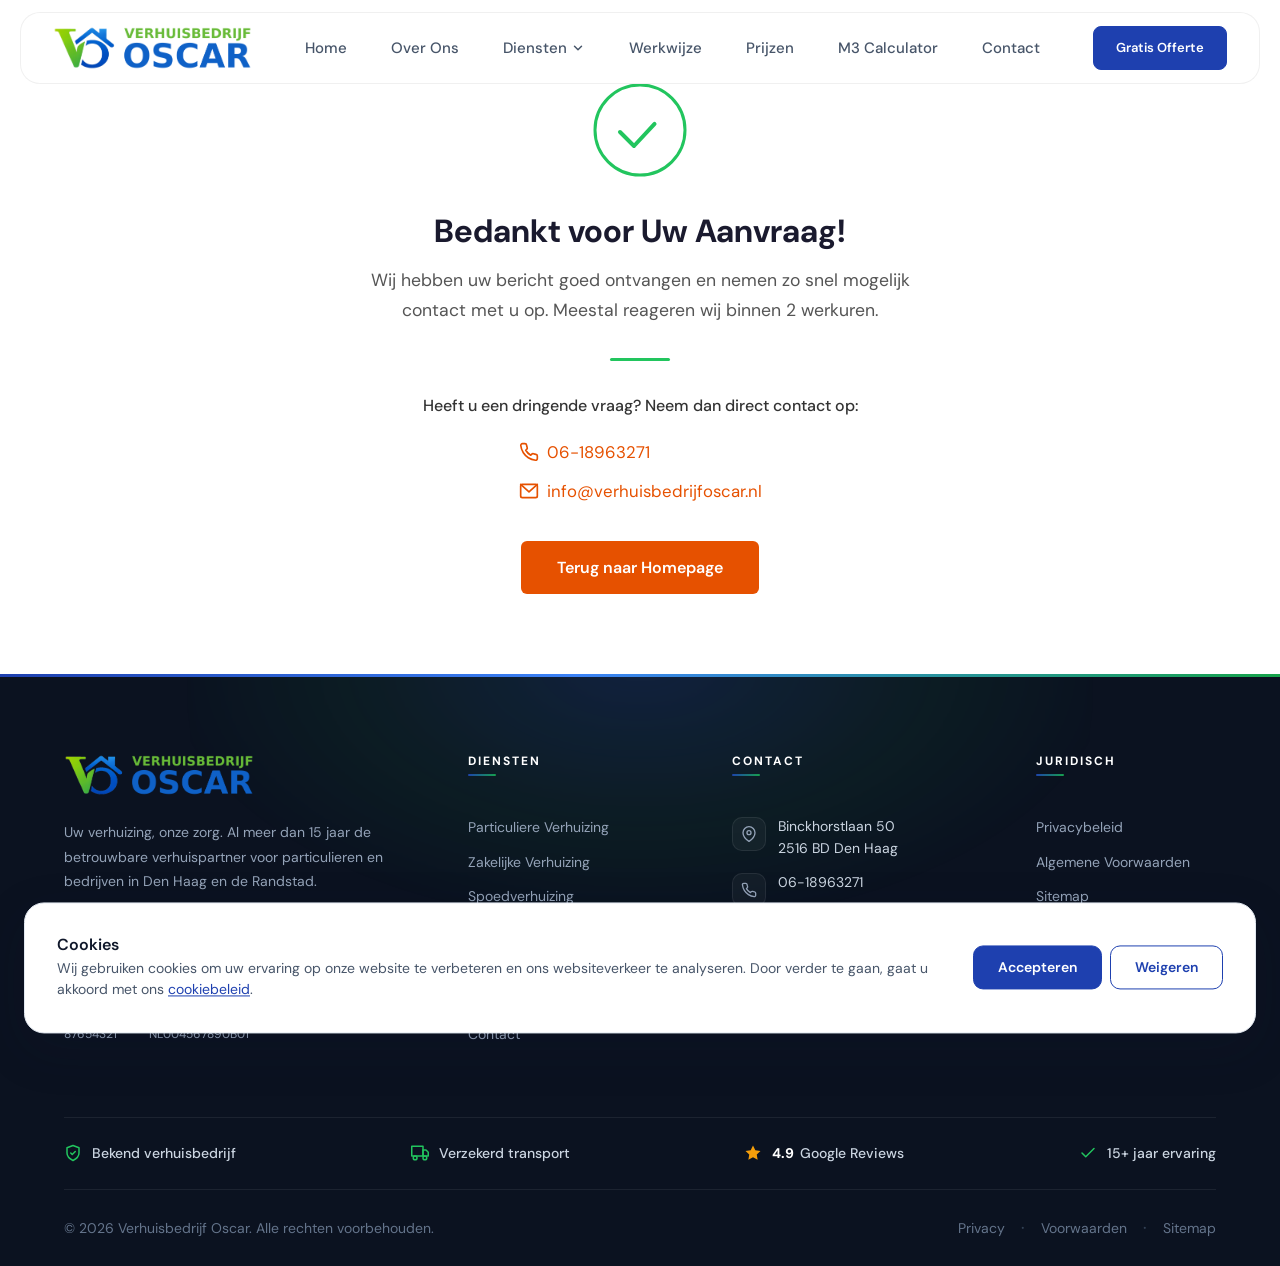
<file: bedankt.html>
<!DOCTYPE html>
<html lang="nl">
<head>
    <meta charset="UTF-8">
    <meta name="viewport" content="width=device-width, initial-scale=1, viewport-fit=cover">
    <meta name="robots" content="noindex, nofollow">
    <title>Bedankt - Verhuisbedrijf Oscar Den Haag</title>
    <meta name="description" content="Bedankt voor uw aanvraag bij Verhuisbedrijf Oscar. Wij nemen binnen 24 uur contact met u op voor uw gratis verhuisofferte.">
    <link rel="canonical" href="https://verhuisbedrijfoscar.nl/bedankt">
    <link rel="icon" href="/images/favicon.ico" sizes="any">
    <link rel="icon" type="image/png" sizes="16x16" href="/images/favicon-16x16.png">
    <link rel="icon" type="image/png" sizes="32x32" href="/images/favicon-32x32.png">
    <link rel="apple-touch-icon" sizes="180x180" href="/images/apple-touch-icon.png">
    <link rel="manifest" href="/manifest.json">
    <meta name="theme-color" content="#1B75BB">
    <link rel="preconnect" href="https://fonts.googleapis.com">
    <link rel="preconnect" href="https://fonts.gstatic.com" crossorigin>
    <link href="https://fonts.googleapis.com/css2?family=DM+Sans:ital,opsz,wght@0,9..40,100..1000;1,9..40,100..1000&display=swap" rel="stylesheet">
    <link rel="stylesheet" href="/css/style.css">
    <style>
        /* Thank-you page specific styles */
        .thank-you {
            display: flex;
            flex-direction: column;
            align-items: center;
            justify-content: center;
            text-align: center;
            padding: 80px 20px;
            min-height: 60vh;
            max-width: 640px;
            margin: 0 auto;
        }

        /* Animated checkmark */
        .checkmark-circle {
            width: 100px;
            height: 100px;
            margin-bottom: 32px;
        }

        .checkmark-circle circle {
            fill: none;
            stroke: #22c55e;
            stroke-width: 3;
            stroke-dasharray: 283;
            stroke-dashoffset: 283;
            animation: circleAnim 0.6s ease-out 0.2s forwards;
        }

        .checkmark-circle path {
            fill: none;
            stroke: #22c55e;
            stroke-width: 4;
            stroke-linecap: round;
            stroke-linejoin: round;
            stroke-dasharray: 50;
            stroke-dashoffset: 50;
            animation: checkAnim 0.4s ease-out 0.7s forwards;
        }

        @keyframes circleAnim {
            to { stroke-dashoffset: 0; }
        }

        @keyframes checkAnim {
            to { stroke-dashoffset: 0; }
        }

        .thank-you h1 {
            font-size: 2rem;
            font-weight: 700;
            color: #1a1a2e;
            margin: 0 0 16px 0;
        }

        .thank-you .message {
            font-size: 1.1rem;
            color: #555;
            line-height: 1.7;
            margin: 0 0 32px 0;
        }

        .thank-you .divider {
            width: 60px;
            height: 3px;
            background: #22c55e;
            border: none;
            border-radius: 2px;
            margin: 0 0 32px 0;
        }

        .thank-you .contact-prompt {
            font-size: 1rem;
            color: #333;
            margin: 0 0 20px 0;
            font-weight: 500;
        }

        .thank-you .contact-links {
            display: flex;
            flex-direction: column;
            gap: 12px;
            margin-bottom: 36px;
        }

        .thank-you .contact-links a {
            display: inline-flex;
            align-items: center;
            gap: 8px;
            font-size: 1.05rem;
            color: #e65100;
            text-decoration: none;
            transition: color 0.2s;
        }

        .thank-you .contact-links a:hover {
            color: #bf360c;
        }

        .thank-you .contact-links svg {
            width: 20px;
            height: 20px;
            flex-shrink: 0;
        }

        .thank-you .btn-home {
            display: inline-block;
            padding: 14px 36px;
            background: #e65100;
            color: #fff;
            font-size: 1rem;
            font-weight: 600;
            text-decoration: none;
            border-radius: 6px;
            transition: background 0.2s;
        }

        .thank-you .btn-home:hover {
            background: #bf360c;
        }

        @media (max-width: 600px) {
            .thank-you {
                padding: 60px 16px;
            }

            .thank-you h1 {
                font-size: 1.6rem;
            }

            .thank-you .message {
                font-size: 1rem;
            }
        }
    </style>
</head>
<body>

    <!-- Skip to main content (WCAG 2.4.1 Bypass Blocks) -->
    <a href="#main-content" class="skip-link">Direct naar hoofdinhoud</a>

    <!-- Cookie Banner -->
    <div id="cookie-banner" class="cookie-banner" role="dialog" aria-label="Cookiemelding" aria-hidden="false">
        <div class="cookie-banner__text">
            <h4>Cookies</h4>
            <p>Wij gebruiken cookies om uw ervaring op onze website te verbeteren en ons websiteverkeer te analyseren. Door verder te gaan, gaat u akkoord met ons <a href="/privacy">cookiebeleid</a>.</p>
        </div>
        <div class="cookie-banner__actions">
            <button class="btn btn-primary" id="cookie-accept" type="button">Accepteren</button>
            <button class="btn btn-outline" id="cookie-reject" type="button">Weigeren</button>
        </div>
    </div>

    <!-- Header -->
    <header class="header" id="header" role="banner">
        <div class="header__inner">
            <a href="/" class="header__logo" aria-label="Verhuisbedrijf Oscar - Terug naar homepagina">
                <img src="/images/logo-horizontaal.png" alt="Verhuisbedrijf Oscar" width="200" height="52">
            </a>
            <nav class="header__nav" aria-label="Hoofdnavigatie">
                <a href="/" class="header__nav-link">Home</a>
                <a href="/over-ons" class="header__nav-link">Over Ons</a>
                <div class="header__nav-dropdown">
                    <button type="button" class="header__nav-link--has-dropdown" aria-expanded="false" aria-haspopup="true">Diensten<svg class="dropdown-chevron" xmlns="http://www.w3.org/2000/svg" width="14" height="14" viewBox="0 0 24 24" fill="none" stroke="currentColor" stroke-width="2.5" stroke-linecap="round" stroke-linejoin="round" aria-hidden="true"><polyline points="6 9 12 15 18 9"/></svg></button>
                    <div class="header__dropdown-menu">
                        <a href="/particuliere-verhuizing" class="header__dropdown-link"><div class="dropdown-icon"><svg xmlns="http://www.w3.org/2000/svg" width="20" height="20" viewBox="0 0 24 24" fill="none" stroke="currentColor" stroke-width="1.5" stroke-linecap="round" stroke-linejoin="round"><path d="M3 9l9-7 9 7v11a2 2 0 0 1-2 2H5a2 2 0 0 1-2-2z"/><polyline points="9 22 9 12 15 12 15 22"/></svg></div><div class="header__dropdown-link-text"><span>Particuliere Verhuizing</span><small>Woning- en inboedelverhuizing</small></div></a>
                        <a href="/zakelijke-verhuizing" class="header__dropdown-link"><div class="dropdown-icon"><svg xmlns="http://www.w3.org/2000/svg" width="20" height="20" viewBox="0 0 24 24" fill="none" stroke="currentColor" stroke-width="1.5" stroke-linecap="round" stroke-linejoin="round"><rect x="4" y="2" width="16" height="20" rx="2" ry="2"/><line x1="8" y1="6" x2="16" y2="6"/><line x1="8" y1="10" x2="16" y2="10"/><line x1="8" y1="14" x2="12" y2="14"/></svg></div><div class="header__dropdown-link-text"><span>Zakelijke Verhuizing</span><small>Kantoor- en bedrijfsverhuizing</small></div></a>
                        <a href="/spoedverhuizing" class="header__dropdown-link"><div class="dropdown-icon"><svg xmlns="http://www.w3.org/2000/svg" width="20" height="20" viewBox="0 0 24 24" fill="none" stroke="currentColor" stroke-width="1.5" stroke-linecap="round" stroke-linejoin="round"><circle cx="12" cy="12" r="10"/><polyline points="12 6 12 12 16 14"/></svg></div><div class="header__dropdown-link-text"><span>Spoedverhuizing</span><small>Snel en flexibel verhuizen</small></div></a>
                    </div>
                </div>
                <a href="/werkwijze" class="header__nav-link">Werkwijze</a>
                <a href="/prijs" class="header__nav-link">Prijzen</a>
                <a href="/m3-calculator" class="header__nav-link">M3 Calculator</a>
                <a href="/contact" class="header__nav-link">Contact</a>
            </nav>
            <div class="header__cta"><a href="/contact" class="btn btn-primary">Gratis Offerte</a></div>
            <div class="header__hamburger" id="hamburger-btn" role="button" tabindex="0" aria-label="Menu openen" aria-expanded="false" aria-controls="mobile-nav"><span></span><span></span><span></span></div>
        </div>
        <div class="mobile-nav" id="mobile-nav" aria-hidden="true" role="dialog" aria-label="Mobiel navigatiemenu">
            <a href="/" class="mobile-nav__link">Home</a>
            <a href="/over-ons" class="mobile-nav__link">Over Ons</a>
            <div class="mobile-nav__group"><span class="mobile-nav__group-title">Diensten</span>
                <a href="/particuliere-verhuizing" class="mobile-nav__link mobile-nav__link--sub">Particuliere Verhuizing</a>
                <a href="/zakelijke-verhuizing" class="mobile-nav__link mobile-nav__link--sub">Zakelijke Verhuizing</a>
                <a href="/spoedverhuizing" class="mobile-nav__link mobile-nav__link--sub">Spoedverhuizing</a>
            </div>
            <a href="/werkwijze" class="mobile-nav__link">Werkwijze</a>
            <a href="/prijs" class="mobile-nav__link">Prijzen</a>
            <a href="/m3-calculator" class="mobile-nav__link">M3 Calculator</a>
            <a href="/contact" class="mobile-nav__link">Contact</a>
            <div class="mobile-nav__cta">
                <a href="/contact" class="btn btn-primary btn-large">Gratis Offerte Aanvragen</a>
                <a href="tel:0618963271" class="mobile-nav__phone"><svg xmlns="http://www.w3.org/2000/svg" width="20" height="20" viewBox="0 0 24 24" fill="none" stroke="currentColor" stroke-width="2" stroke-linecap="round" stroke-linejoin="round"><path d="M22 16.92v3a2 2 0 0 1-2.18 2 19.79 19.79 0 0 1-8.63-3.07 19.5 19.5 0 0 1-6-6 19.79 19.79 0 0 1-3.07-8.67A2 2 0 0 1 4.11 2h3a2 2 0 0 1 2 1.72 12.84 12.84 0 0 0 .7 2.81 2 2 0 0 1-.45 2.11L8.09 9.91a16 16 0 0 0 6 6l1.27-1.27a2 2 0 0 1 2.11-.45 12.84 12.84 0 0 0 2.81.7A2 2 0 0 1 22 16.92z"/></svg>06-18963271</a>
            </div>
        </div>
    </header>

    <!-- Thank You Section -->
    <main id="main-content" tabindex="-1">
        <section class="thank-you">

            <!-- Animated green checkmark -->
            <svg class="checkmark-circle" viewBox="0 0 100 100" aria-hidden="true">
                <circle cx="50" cy="50" r="45"/>
                <path d="M30 52 L44 66 L70 38"/>
            </svg>

            <h1>Bedankt voor Uw Aanvraag!</h1>

            <p class="message">
                Wij hebben uw bericht goed ontvangen en nemen zo snel mogelijk
                contact met u op. Meestal reageren wij binnen 2 werkuren.
            </p>

            <hr class="divider">

            <p class="contact-prompt">
                Heeft u een dringende vraag? Neem dan direct contact op:
            </p>

            <div class="contact-links">
                <a href="tel:0618963271">
                    <svg viewBox="0 0 24 24" fill="none" stroke="currentColor" stroke-width="2" stroke-linecap="round" stroke-linejoin="round">
                        <path d="M22 16.92v3a2 2 0 0 1-2.18 2 19.79 19.79 0 0 1-8.63-3.07 19.5 19.5 0 0 1-6-6 19.79 19.79 0 0 1-3.07-8.67A2 2 0 0 1 4.11 2h3a2 2 0 0 1 2 1.72 12.84 12.84 0 0 0 .7 2.81 2 2 0 0 1-.45 2.11L8.09 9.91a16 16 0 0 0 6 6l1.27-1.27a2 2 0 0 1 2.11-.45 12.84 12.84 0 0 0 2.81.7A2 2 0 0 1 22 16.92z"/>
                    </svg>
                    06-18963271
                </a>
                <a href="mailto:info@verhuisbedrijfoscar.nl">
                    <svg viewBox="0 0 24 24" fill="none" stroke="currentColor" stroke-width="2" stroke-linecap="round" stroke-linejoin="round">
                        <rect x="2" y="4" width="20" height="16" rx="2"/>
                        <path d="M22 4L12 13 2 4"/>
                    </svg>
                    info@verhuisbedrijfoscar.nl
                </a>
            </div>

            <a href="/" class="btn-home">Terug naar Homepage</a>

        </section>
    </main>

    <!-- Footer -->
    <footer class="footer" role="contentinfo">
        <div class="footer__accent" aria-hidden="true"></div>
        <div class="footer__glow" aria-hidden="true"></div>
        <div class="container">
            <div class="footer__grid">
                <div class="footer__brand">
                    <a href="/" class="footer__logo" aria-label="Verhuisbedrijf Oscar - Home">
                        <img src="/images/logo-horizontaal.png" alt="Verhuisbedrijf Oscar" width="180" height="48">
                    </a>
                    <p class="footer__brand-text">Uw verhuizing, onze zorg. Al meer dan 15 jaar de betrouwbare verhuispartner voor particulieren en bedrijven in Den Haag en de Randstad.</p>
                    <div class="footer__socials">
                        <a href="#" aria-label="Verhuisbedrijf Oscar op Facebook" class="footer__social-link">
                            <svg xmlns="http://www.w3.org/2000/svg" width="18" height="18" viewBox="0 0 24 24" fill="currentColor" aria-hidden="true"><path d="M18 2h-3a5 5 0 0 0-5 5v3H7v4h3v8h4v-8h3l1-4h-4V7a1 1 0 0 1 1-1h3z"/></svg>
                        </a>
                        <a href="#" aria-label="Verhuisbedrijf Oscar op Instagram" class="footer__social-link">
                            <svg xmlns="http://www.w3.org/2000/svg" width="18" height="18" viewBox="0 0 24 24" fill="none" stroke="currentColor" stroke-width="2" stroke-linecap="round" stroke-linejoin="round" aria-hidden="true"><rect x="2" y="2" width="20" height="20" rx="5" ry="5"/><path d="M16 11.37A4 4 0 1 1 12.63 8 4 4 0 0 1 16 11.37z"/><line x1="17.5" y1="6.5" x2="17.51" y2="6.5"/></svg>
                        </a>
                        <a href="#" aria-label="Verhuisbedrijf Oscar op LinkedIn" class="footer__social-link">
                            <svg xmlns="http://www.w3.org/2000/svg" width="18" height="18" viewBox="0 0 24 24" fill="currentColor" aria-hidden="true"><path d="M16 8a6 6 0 0 1 6 6v7h-4v-7a2 2 0 0 0-2-2 2 2 0 0 0-2 2v7h-4v-7a6 6 0 0 1 6-6z"/><rect x="2" y="9" width="4" height="12"/><circle cx="4" cy="4" r="2"/></svg>
                        </a>
                    </div>
                    <dl class="footer__legal-ids">
                        <div>
                            <dt>KvK</dt>
                            <dd>87654321</dd>
                        </div>
                        <div>
                            <dt>BTW</dt>
                            <dd>NL004567890B01</dd>
                        </div>
                    </dl>
                </div>

                <div class="footer__col">
                    <h3 class="footer__column-title">Diensten</h3>
                    <nav class="footer__nav" aria-label="Diensten navigatie">
                        <a href="/particuliere-verhuizing" class="footer__nav-link">Particuliere Verhuizing</a>
                        <a href="/zakelijke-verhuizing" class="footer__nav-link">Zakelijke Verhuizing</a>
                        <a href="/spoedverhuizing" class="footer__nav-link">Spoedverhuizing</a>
                        <a href="/prijs" class="footer__nav-link">Prijzen</a>
                        <a href="/werkwijze" class="footer__nav-link">Werkwijze</a>
                        <a href="/over-ons" class="footer__nav-link">Over Ons</a>
                        <a href="/contact" class="footer__nav-link">Contact</a>
                    </nav>
                </div>

                <div class="footer__col">
                    <h3 class="footer__column-title">Contact</h3>
                    <address class="footer__contact">
                        <a href="https://www.google.com/maps/search/?api=1&amp;query=Binckhorstlaan+50+Den+Haag" target="_blank" rel="noopener noreferrer" class="footer__contact-item">
                            <span class="footer__contact-icon">
                                <svg xmlns="http://www.w3.org/2000/svg" width="16" height="16" viewBox="0 0 24 24" fill="none" stroke="currentColor" stroke-width="2" stroke-linecap="round" stroke-linejoin="round" aria-hidden="true"><path d="M21 10c0 7-9 13-9 13s-9-6-9-13a9 9 0 0 1 18 0z"/><circle cx="12" cy="10" r="3"/></svg>
                            </span>
                            <span class="footer__contact-text">Binckhorstlaan 50<br>2516 BD Den Haag</span>
                        </a>
                        <a href="tel:0618963271" class="footer__contact-item">
                            <span class="footer__contact-icon">
                                <svg xmlns="http://www.w3.org/2000/svg" width="16" height="16" viewBox="0 0 24 24" fill="none" stroke="currentColor" stroke-width="2" stroke-linecap="round" stroke-linejoin="round" aria-hidden="true"><path d="M22 16.92v3a2 2 0 0 1-2.18 2 19.79 19.79 0 0 1-8.63-3.07 19.5 19.5 0 0 1-6-6 19.79 19.79 0 0 1-3.07-8.67A2 2 0 0 1 4.11 2h3a2 2 0 0 1 2 1.72 12.84 12.84 0 0 0 .7 2.81 2 2 0 0 1-.45 2.11L8.09 9.91a16 16 0 0 0 6 6l1.27-1.27a2 2 0 0 1 2.11-.45 12.84 12.84 0 0 0 2.81.7A2 2 0 0 1 22 16.92z"/></svg>
                            </span>
                            <span class="footer__contact-text">06-18963271</span>
                        </a>
                        <a href="mailto:info@verhuisbedrijfoscar.nl" class="footer__contact-item">
                            <span class="footer__contact-icon">
                                <svg xmlns="http://www.w3.org/2000/svg" width="16" height="16" viewBox="0 0 24 24" fill="none" stroke="currentColor" stroke-width="2" stroke-linecap="round" stroke-linejoin="round" aria-hidden="true"><path d="M4 4h16c1.1 0 2 .9 2 2v12c0 1.1-.9 2-2 2H4c-1.1 0-2-.9-2-2V6c0-1.1.9-2 2-2z"/><polyline points="22,6 12,13 2,6"/></svg>
                            </span>
                            <span class="footer__contact-text">info@verhuisbedrijfoscar.nl</span>
                        </a>
                        <div class="footer__contact-item footer__contact-item--static">
                            <span class="footer__contact-icon">
                                <svg xmlns="http://www.w3.org/2000/svg" width="16" height="16" viewBox="0 0 24 24" fill="none" stroke="currentColor" stroke-width="2" stroke-linecap="round" stroke-linejoin="round" aria-hidden="true"><circle cx="12" cy="12" r="10"/><polyline points="12 6 12 12 16 14"/></svg>
                            </span>
                            <span class="footer__contact-text">Ma-Vr&nbsp;08:00-20:00<br>Za&nbsp;09:00-18:00<br>Zo&nbsp;10:00-16:00</span>
                        </div>
                    </address>
                </div>

                <div class="footer__col">
                    <h3 class="footer__column-title">Juridisch</h3>
                    <nav class="footer__nav" aria-label="Juridische links">
                        <a href="/privacy" class="footer__nav-link">Privacybeleid</a>
                        <a href="/voorwaarden" class="footer__nav-link">Algemene Voorwaarden</a>
                        <a href="/sitemap.xml" class="footer__nav-link">Sitemap</a>
                    </nav>
                </div>
            </div>

            <div class="footer__trust">
                <div class="footer__trust-item">
                    <svg xmlns="http://www.w3.org/2000/svg" width="18" height="18" viewBox="0 0 24 24" fill="none" stroke="currentColor" stroke-width="2" stroke-linecap="round" stroke-linejoin="round" aria-hidden="true"><path d="M12 22s8-4 8-10V5l-8-3-8 3v7c0 6 8 10 8 10z"/><polyline points="9 12 11 14 15 10"/></svg>
                    <span>Bekend verhuisbedrijf</span>
                </div>
                <div class="footer__trust-item">
                    <svg xmlns="http://www.w3.org/2000/svg" width="18" height="18" viewBox="0 0 24 24" fill="none" stroke="currentColor" stroke-width="2" stroke-linecap="round" stroke-linejoin="round" aria-hidden="true"><rect x="1" y="3" width="15" height="13"/><polygon points="16 8 20 8 23 11 23 16 16 16 16 8"/><circle cx="5.5" cy="18.5" r="2.5"/><circle cx="18.5" cy="18.5" r="2.5"/></svg>
                    <span>Verzekerd transport</span>
                </div>
                <div class="footer__trust-item footer__trust-item--rating">
                    <svg xmlns="http://www.w3.org/2000/svg" width="18" height="18" viewBox="0 0 24 24" fill="currentColor" aria-hidden="true"><polygon points="12 2 15.09 8.26 22 9.27 17 14.14 18.18 21.02 12 17.77 5.82 21.02 7 14.14 2 9.27 8.91 8.26 12 2"/></svg>
                    <span><strong>4.9</strong> Google Reviews</span>
                </div>
                <div class="footer__trust-item">
                    <svg xmlns="http://www.w3.org/2000/svg" width="18" height="18" viewBox="0 0 24 24" fill="none" stroke="currentColor" stroke-width="2" stroke-linecap="round" stroke-linejoin="round" aria-hidden="true"><polyline points="20 6 9 17 4 12"/></svg>
                    <span>15+ jaar ervaring</span>
                </div>
            </div>

            <div class="footer__bottom">
                <p class="footer__copyright">&copy; 2026 Verhuisbedrijf Oscar. Alle rechten voorbehouden.</p>
                <div class="footer__bottom-links">
                    <a href="/privacy" class="footer__bottom-link">Privacy</a>
                    <span class="footer__bottom-divider" aria-hidden="true">&middot;</span>
                    <a href="/voorwaarden" class="footer__bottom-link">Voorwaarden</a>
                    <span class="footer__bottom-divider" aria-hidden="true">&middot;</span>
                    <a href="/sitemap.xml" class="footer__bottom-link">Sitemap</a>
                </div>
            </div>
        </div>
    </footer>

    <!-- Floating WhatsApp Button -->
    <a href="https://wa.me/31618963271" class="whatsapp-float" target="_blank" rel="noopener noreferrer" aria-label="Stuur ons een bericht via WhatsApp">
        <svg xmlns="http://www.w3.org/2000/svg" width="28" height="28" viewBox="0 0 24 24" fill="#fff" aria-hidden="true">
            <path d="M17.472 14.382c-.297-.149-1.758-.867-2.03-.967-.273-.099-.471-.148-.67.15-.197.297-.767.966-.94 1.164-.173.199-.347.223-.644.075-.297-.15-1.255-.463-2.39-1.475-.883-.788-1.48-1.761-1.653-2.059-.173-.297-.018-.458.13-.606.134-.133.298-.347.446-.52.149-.174.198-.298.298-.497.099-.198.05-.371-.025-.52-.075-.149-.669-1.612-.916-2.207-.242-.579-.487-.5-.669-.51-.173-.008-.371-.01-.57-.01-.198 0-.52.074-.792.372-.272.297-1.04 1.016-1.04 2.479 0 1.462 1.065 2.875 1.213 3.074.149.198 2.096 3.2 5.077 4.487.709.306 1.262.489 1.694.625.712.227 1.36.195 1.871.118.571-.085 1.758-.719 2.006-1.413.248-.694.248-1.289.173-1.413-.074-.124-.272-.198-.57-.347m-5.421 7.403h-.004a9.87 9.87 0 0 1-5.031-1.378l-.361-.214-3.741.982.998-3.648-.235-.374a9.86 9.86 0 0 1-1.51-5.26c.001-5.45 4.436-9.884 9.888-9.884 2.64 0 5.122 1.03 6.988 2.898a9.825 9.825 0 0 1 2.893 6.994c-.003 5.45-4.437 9.884-9.885 9.884m8.413-18.297A11.815 11.815 0 0 0 12.05 0C5.495 0 .16 5.335.157 11.892c0 2.096.547 4.142 1.588 5.945L.057 24l6.305-1.654a11.882 11.882 0 0 0 5.683 1.448h.005c6.554 0 11.89-5.335 11.893-11.893a11.821 11.821 0 0 0-3.48-8.413z"/>
        </svg>
    </a>

    <!-- Mobile CTA Bar -->
    <div class="mobile-cta-bar" aria-label="Snelle acties">
        <div class="mobile-cta-bar__inner">
            <a href="tel:0618963271" class="btn btn-primary">
                <svg xmlns="http://www.w3.org/2000/svg" width="20" height="20" viewBox="0 0 24 24" fill="none" stroke="currentColor" stroke-width="2" stroke-linecap="round" stroke-linejoin="round" aria-hidden="true"><path d="M22 16.92v3a2 2 0 0 1-2.18 2 19.79 19.79 0 0 1-8.63-3.07 19.5 19.5 0 0 1-6-6 19.79 19.79 0 0 1-3.07-8.67A2 2 0 0 1 4.11 2h3a2 2 0 0 1 2 1.72 12.84 12.84 0 0 0 .7 2.81 2 2 0 0 1-.45 2.11L8.09 9.91a16 16 0 0 0 6 6l1.27-1.27a2 2 0 0 1 2.11-.45 12.84 12.84 0 0 0 2.81.7A2 2 0 0 1 22 16.92z"/></svg>
                Bellen
            </a>
            <a href="/contact" class="btn btn-secondary">
                <svg xmlns="http://www.w3.org/2000/svg" width="20" height="20" viewBox="0 0 24 24" fill="none" stroke="currentColor" stroke-width="2" stroke-linecap="round" stroke-linejoin="round" aria-hidden="true"><line x1="22" y1="2" x2="11" y2="13"/><polygon points="22 2 15 22 11 13 2 9 22 2"/></svg>
                Offerte
            </a>
        </div>
    </div>

    <script src="/js/main.js" defer></script>

</body>
</html>
</file>
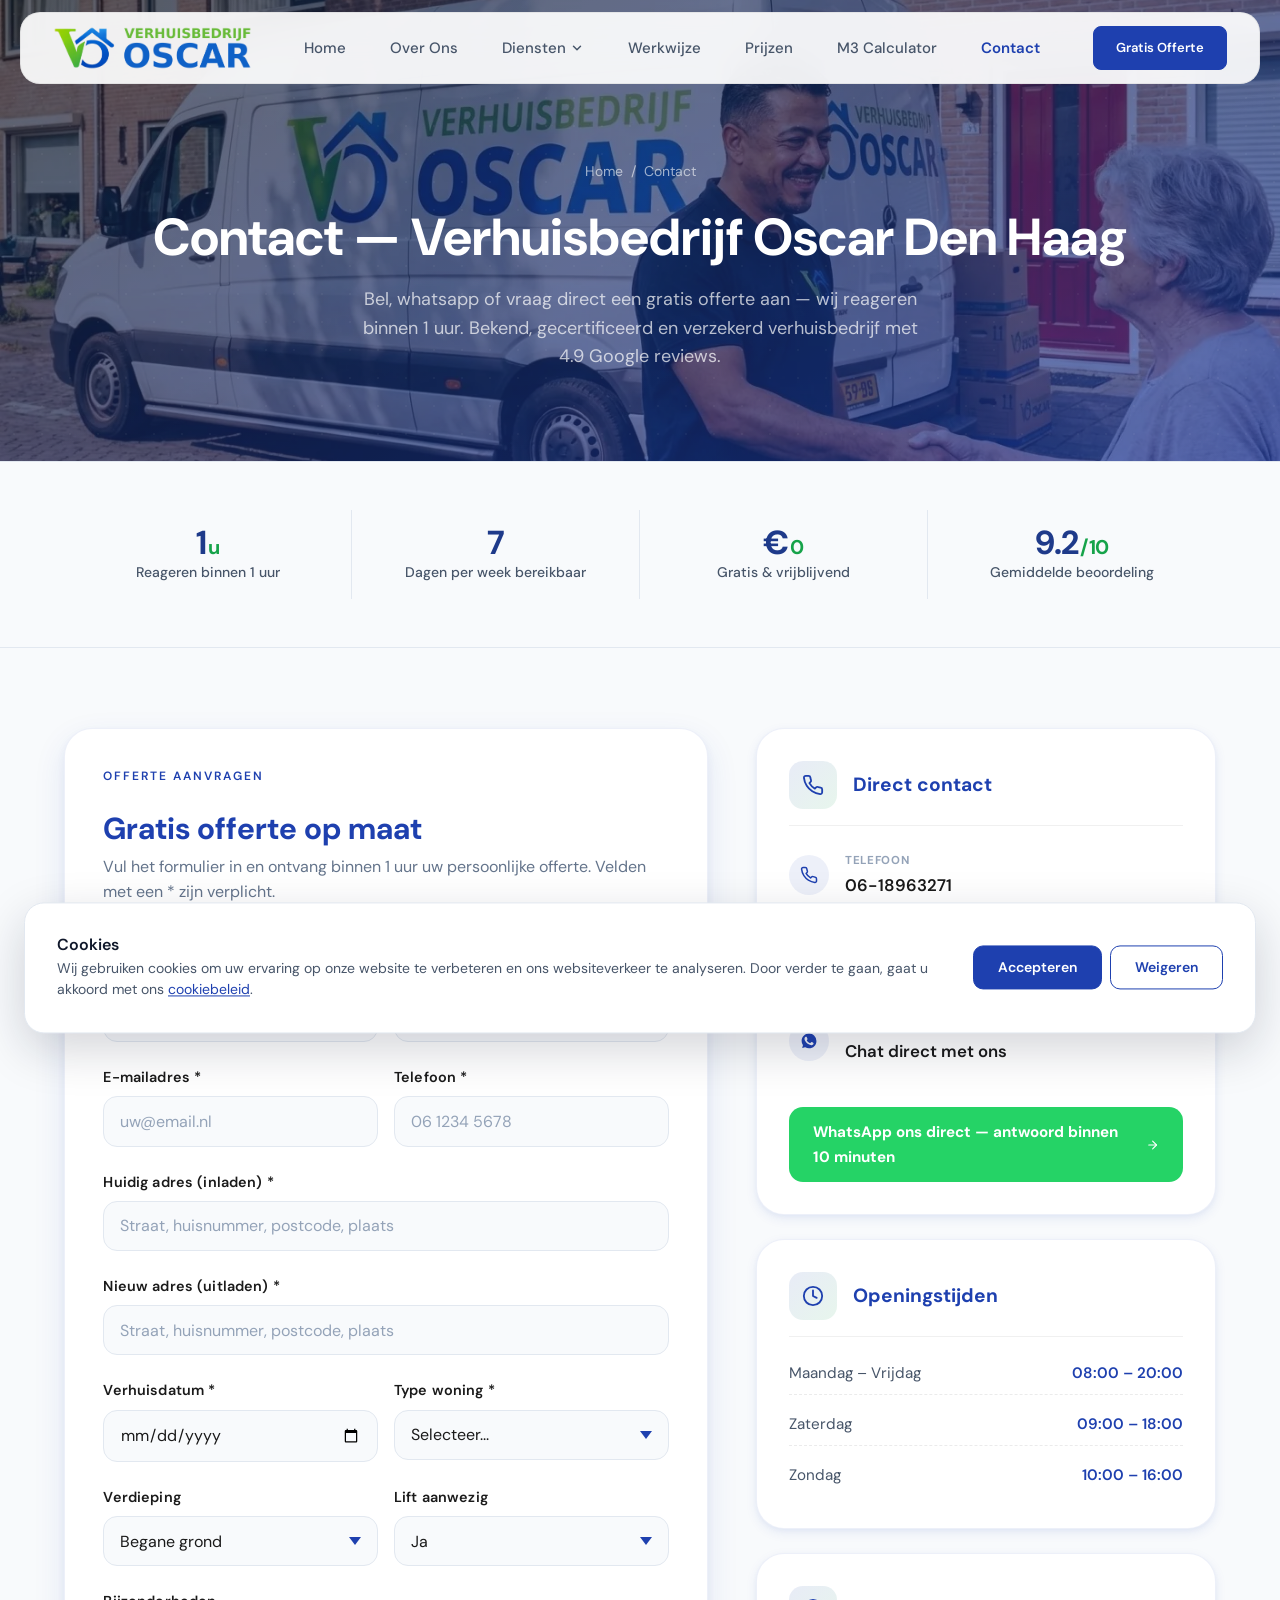
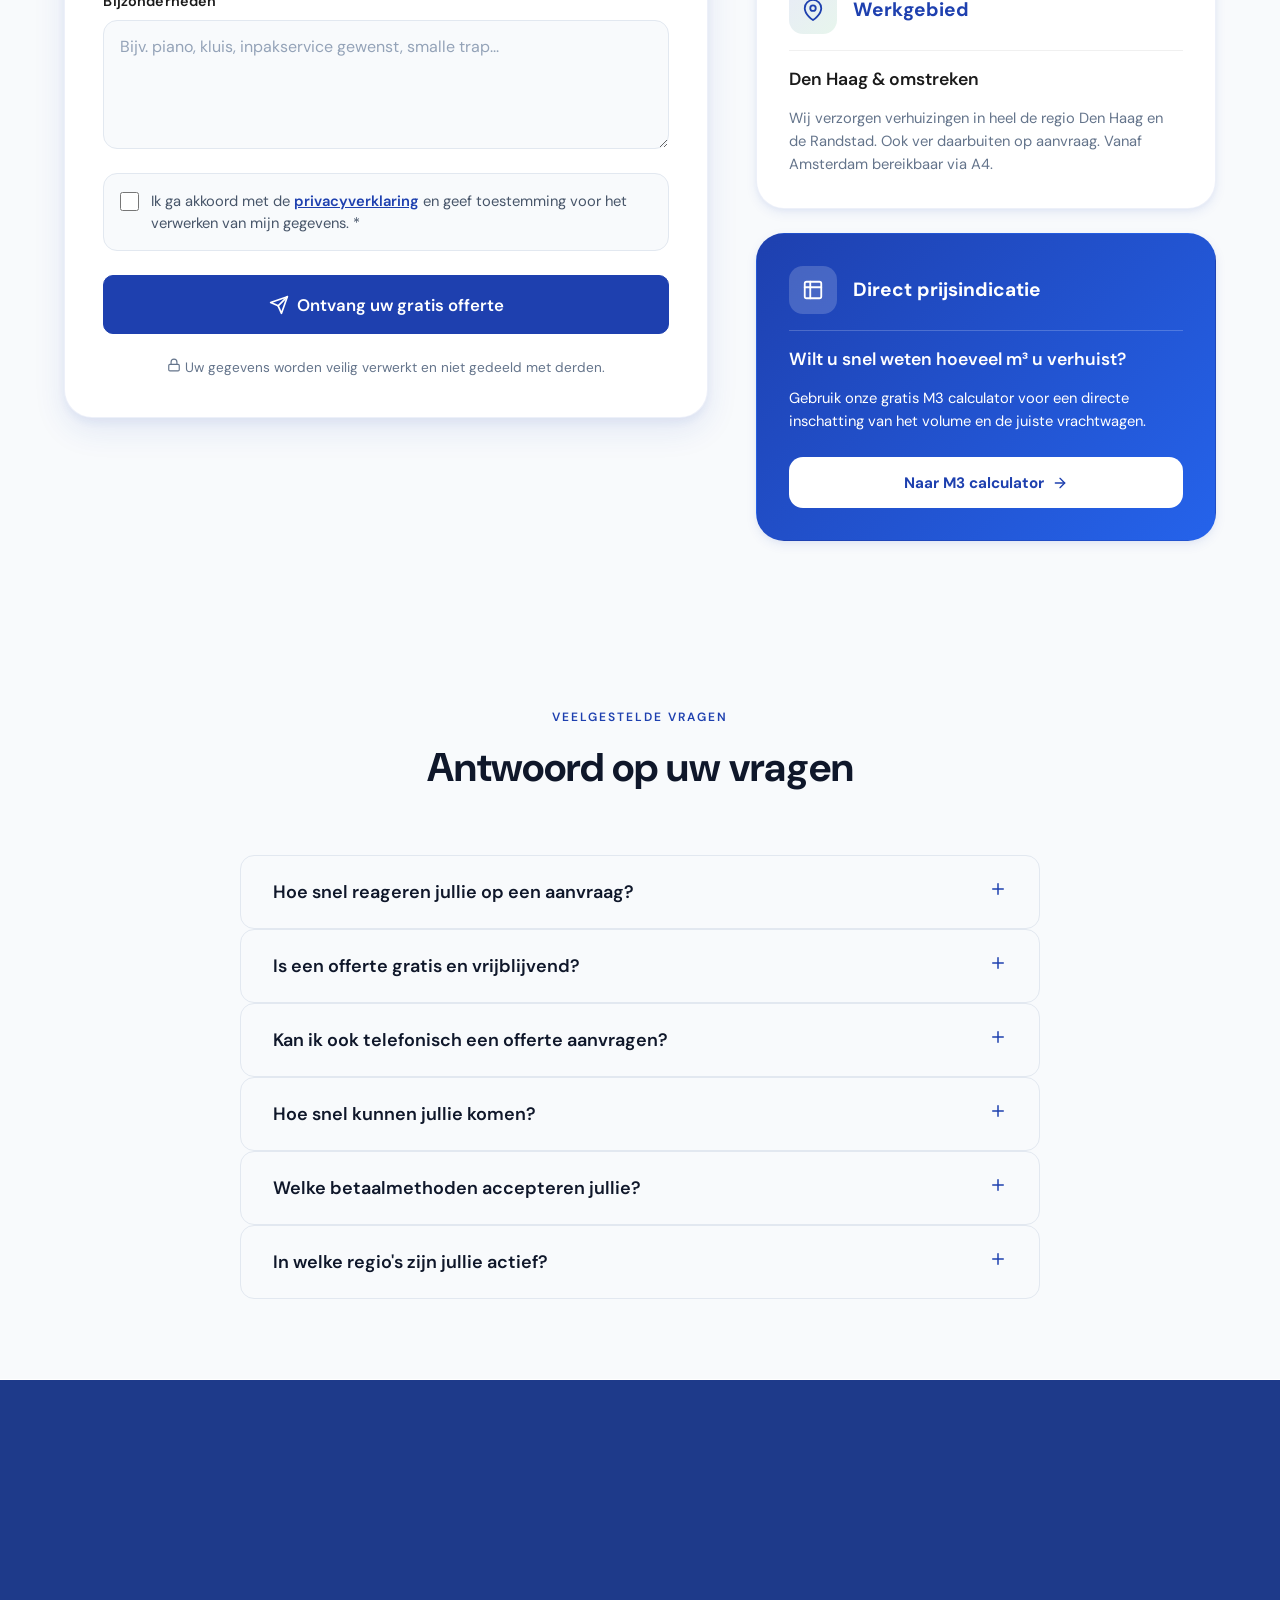
<file: contact.html>
<!DOCTYPE html>
<html lang="nl">
<head>
    <meta charset="UTF-8">
    <meta name="viewport" content="width=device-width, initial-scale=1, viewport-fit=cover">
    <title>Contact | Verhuisbedrijf Oscar Den Haag</title>
    <meta name="description" content="Neem contact op met Verhuisbedrijf Oscar in Den Haag. Bel 06-18963271, whatsapp of vul het contactformulier in voor een gratis offerte. Binckhorstlaan 50, Den Haag.">
    <meta name="robots" content="index, follow">
    <link rel="canonical" href="https://verhuisbedrijfoscar.nl/contact">

    <!-- Open Graph -->
    <meta property="og:type" content="website">
    <meta property="og:title" content="Contact | Verhuisbedrijf Oscar Den Haag">
    <meta property="og:description" content="Neem contact op met Verhuisbedrijf Oscar in Den Haag. Bel, whatsapp of vraag direct een gratis offerte aan via Binckhorstlaan 50.">
    <meta property="og:url" content="https://verhuisbedrijfoscar.nl/contact">
    <meta property="og:site_name" content="Verhuisbedrijf Oscar">
    <meta property="og:locale" content="nl_NL">
    <meta property="og:image" content="https://verhuisbedrijfoscar.nl/images/og-image.jpg">
    <meta property="og:image:width" content="1200">
    <meta property="og:image:height" content="630">

    <!-- Twitter Card -->
    <meta name="twitter:card" content="summary_large_image">
    <meta name="twitter:title" content="Contact | Verhuisbedrijf Oscar Den Haag">
    <meta name="twitter:description" content="Neem contact op met Verhuisbedrijf Oscar in Den Haag. Bel, whatsapp of vraag direct een gratis offerte aan via Binckhorstlaan 50.">
    <meta name="twitter:image" content="https://verhuisbedrijfoscar.nl/images/og-image.jpg">

    <!-- Favicon -->
    <link rel="icon" href="/images/favicon.ico" sizes="any">
    <link rel="icon" type="image/png" sizes="16x16" href="/images/favicon-16x16.png">
    <link rel="icon" type="image/png" sizes="32x32" href="/images/favicon-32x32.png">
    <link rel="apple-touch-icon" sizes="180x180" href="/images/apple-touch-icon.png">
    <link rel="manifest" href="/manifest.json">
    <meta name="theme-color" content="#1B75BB">

    <!-- Google Fonts -->
    <link rel="preconnect" href="https://fonts.googleapis.com">
    <link rel="preconnect" href="https://fonts.gstatic.com" crossorigin>
    <link href="https://fonts.googleapis.com/css2?family=DM+Sans:ital,opsz,wght@0,9..40,100..1000;1,9..40,100..1000&display=swap" rel="stylesheet">

    <!-- LCP hero image preload -->
    <link rel="preload" as="image" href="/images/fotos/21-oscar-klant-handdruk.webp" fetchpriority="high">

    <!-- Critical CSS -->
    <style>
        *,*::before,*::after{box-sizing:border-box;margin:0;padding:0}
        body{font-family:var(--font-body);color:var(--text);line-height:1.6;overflow-x:hidden}
        .header{position:fixed;top:0;left:0;width:100%;z-index:500}
        .container{max-width:1200px;margin:0 auto;padding:0 1.5rem}
    </style>

    <!-- Main Stylesheet -->
    <link rel="stylesheet" href="/css/style.css">
</head>
<body>

    <!-- Skip to main content (WCAG 2.4.1 Bypass Blocks) -->
    <a href="#main-content" class="skip-link">Direct naar hoofdinhoud</a>

    <!-- Cookie Banner -->
    <div id="cookie-banner" class="cookie-banner" role="dialog" aria-label="Cookiemelding" aria-hidden="false">
        <div class="cookie-banner__text">
            <h4>Cookies</h4>
            <p>Wij gebruiken cookies om uw ervaring op onze website te verbeteren en ons websiteverkeer te analyseren. Door verder te gaan, gaat u akkoord met ons <a href="/privacy">cookiebeleid</a>.</p>
        </div>
        <div class="cookie-banner__actions">
            <button class="btn btn-primary" id="cookie-accept" type="button">Accepteren</button>
            <button class="btn btn-outline" id="cookie-reject" type="button">Weigeren</button>
        </div>
    </div>

    <!-- Header -->
    <header class="header" id="header" role="banner">
        <div class="header__inner">
            <a href="/" class="header__logo" aria-label="Verhuisbedrijf Oscar - Terug naar homepagina">
                <img src="/images/logo-horizontaal.png" alt="Verhuisbedrijf Oscar" width="200" height="52">
            </a>
            <nav class="header__nav" aria-label="Hoofdnavigatie">
                <a href="/" class="header__nav-link">Home</a>
                <a href="/over-ons" class="header__nav-link">Over Ons</a>
                <div class="header__nav-dropdown">
                    <button type="button" class="header__nav-link--has-dropdown" aria-expanded="false" aria-haspopup="true">Diensten<svg class="dropdown-chevron" xmlns="http://www.w3.org/2000/svg" width="14" height="14" viewBox="0 0 24 24" fill="none" stroke="currentColor" stroke-width="2.5" stroke-linecap="round" stroke-linejoin="round" aria-hidden="true"><polyline points="6 9 12 15 18 9"/></svg></button>
                    <div class="header__dropdown-menu">
                        <a href="/particuliere-verhuizing" class="header__dropdown-link"><div class="dropdown-icon"><svg xmlns="http://www.w3.org/2000/svg" width="20" height="20" viewBox="0 0 24 24" fill="none" stroke="currentColor" stroke-width="1.5" stroke-linecap="round" stroke-linejoin="round"><path d="M3 9l9-7 9 7v11a2 2 0 0 1-2 2H5a2 2 0 0 1-2-2z"/><polyline points="9 22 9 12 15 12 15 22"/></svg></div><div class="header__dropdown-link-text"><span>Particuliere Verhuizing</span><small>Woning- en inboedelverhuizing</small></div></a>
                        <a href="/zakelijke-verhuizing" class="header__dropdown-link"><div class="dropdown-icon"><svg xmlns="http://www.w3.org/2000/svg" width="20" height="20" viewBox="0 0 24 24" fill="none" stroke="currentColor" stroke-width="1.5" stroke-linecap="round" stroke-linejoin="round"><rect x="4" y="2" width="16" height="20" rx="2" ry="2"/><line x1="8" y1="6" x2="16" y2="6"/><line x1="8" y1="10" x2="16" y2="10"/><line x1="8" y1="14" x2="12" y2="14"/></svg></div><div class="header__dropdown-link-text"><span>Zakelijke Verhuizing</span><small>Kantoor- en bedrijfsverhuizing</small></div></a>
                        <a href="/spoedverhuizing" class="header__dropdown-link"><div class="dropdown-icon"><svg xmlns="http://www.w3.org/2000/svg" width="20" height="20" viewBox="0 0 24 24" fill="none" stroke="currentColor" stroke-width="1.5" stroke-linecap="round" stroke-linejoin="round"><circle cx="12" cy="12" r="10"/><polyline points="12 6 12 12 16 14"/></svg></div><div class="header__dropdown-link-text"><span>Spoedverhuizing</span><small>Snel en flexibel verhuizen</small></div></a>
                    </div>
                </div>
                <a href="/werkwijze" class="header__nav-link">Werkwijze</a>
                <a href="/prijs" class="header__nav-link">Prijzen</a>
                <a href="/m3-calculator" class="header__nav-link">M3 Calculator</a>
                <a href="/contact" class="header__nav-link active">Contact</a>
            </nav>
            <div class="header__cta"><a href="/contact" class="btn btn-primary">Gratis Offerte</a></div>
            <div class="header__hamburger" id="hamburger-btn" role="button" tabindex="0" aria-label="Menu openen" aria-expanded="false" aria-controls="mobile-nav"><span></span><span></span><span></span></div>
        </div>
        <div class="mobile-nav" id="mobile-nav" aria-hidden="true" role="dialog" aria-label="Mobiel navigatiemenu">
            <a href="/" class="mobile-nav__link">Home</a>
            <a href="/over-ons" class="mobile-nav__link">Over Ons</a>
            <div class="mobile-nav__group"><span class="mobile-nav__group-title">Diensten</span>
                <a href="/particuliere-verhuizing" class="mobile-nav__link mobile-nav__link--sub">Particuliere Verhuizing</a>
                <a href="/zakelijke-verhuizing" class="mobile-nav__link mobile-nav__link--sub">Zakelijke Verhuizing</a>
                <a href="/spoedverhuizing" class="mobile-nav__link mobile-nav__link--sub">Spoedverhuizing</a>
            </div>
            <a href="/werkwijze" class="mobile-nav__link">Werkwijze</a>
            <a href="/prijs" class="mobile-nav__link">Prijzen</a>
            <a href="/m3-calculator" class="mobile-nav__link">M3 Calculator</a>
            <a href="/contact" class="mobile-nav__link">Contact</a>
            <div class="mobile-nav__cta">
                <a href="/contact" class="btn btn-primary btn-large">Gratis Offerte Aanvragen</a>
                <a href="tel:0618963271" class="mobile-nav__phone"><svg xmlns="http://www.w3.org/2000/svg" width="20" height="20" viewBox="0 0 24 24" fill="none" stroke="currentColor" stroke-width="2" stroke-linecap="round" stroke-linejoin="round"><path d="M22 16.92v3a2 2 0 0 1-2.18 2 19.79 19.79 0 0 1-8.63-3.07 19.5 19.5 0 0 1-6-6 19.79 19.79 0 0 1-3.07-8.67A2 2 0 0 1 4.11 2h3a2 2 0 0 1 2 1.72 12.84 12.84 0 0 0 .7 2.81 2 2 0 0 1-.45 2.11L8.09 9.91a16 16 0 0 0 6 6l1.27-1.27a2 2 0 0 1 2.11-.45 12.84 12.84 0 0 0 2.81.7A2 2 0 0 1 22 16.92z"/></svg>06-18963271</a>
            </div>
        </div>
    </header>

    <main id="main-content" tabindex="-1">

        <!-- Page Hero -->
        <section class="page-hero" style="--hero-bg: url('/images/fotos/21-oscar-klant-handdruk.webp')">
            <div class="container">
                <div class="page-hero__content">
                    <nav class="page-hero__breadcrumb" aria-label="Breadcrumb">
                        <a href="/">Home</a>
                        <span aria-hidden="true">/</span>
                        <span>Contact</span>
                    </nav>
                    <h1>Contact &mdash; Verhuisbedrijf Oscar Den Haag</h1>
                    <p>Bel, whatsapp of vraag direct een gratis offerte aan &mdash; wij reageren binnen 1 uur. Bekend, gecertificeerd en verzekerd verhuisbedrijf met 4.9 Google reviews.</p>
                </div>
            </div>
        </section>

        <!-- Trust Stats Strip -->
        <section class="stats section-padding" aria-label="Waarom Oscar kiezen">
            <div class="container">
                <div class="stats__grid">
                    <div class="stat-item">
                        <div class="stat-item__number">1<span>u</span></div>
                        <div class="stat-item__label">Reageren binnen 1 uur</div>
                    </div>
                    <div class="stat-item">
                        <div class="stat-item__number">7</div>
                        <div class="stat-item__label">Dagen per week bereikbaar</div>
                    </div>
                    <div class="stat-item">
                        <div class="stat-item__number">&euro;<span>0</span></div>
                        <div class="stat-item__label">Gratis &amp; vrijblijvend</div>
                    </div>
                    <div class="stat-item">
                        <div class="stat-item__number">9.2<span>/10</span></div>
                        <div class="stat-item__label">Gemiddelde beoordeling</div>
                    </div>
                </div>
            </div>
        </section>

        <!-- Contact Form + Info Sidebar -->
        <section class="section-padding contact" aria-labelledby="contact-heading">
            <div class="container">
                <div class="contact__grid">

                    <!-- LEFT: Form Card -->
                    <form class="cform__card" id="contact-form" method="POST" action="https://api.web3forms.com/submit">
                        <input type="hidden" name="access_key" value="deaff5e5-f6fe-494e-8908-f9ca6463e8c0">
                        <input type="hidden" name="subject" value="Offerteaanvraag - Verhuisbedrijf Oscar">
                        <input type="hidden" name="from_name" value="Verhuisbedrijf Oscar Website">
                        <input type="hidden" name="redirect" value="https://verhuisbedrijfoscar.nl/bedankt">
                        <input type="checkbox" name="botcheck" class="hidden" style="display:none" tabindex="-1" autocomplete="off">

                        <div class="cform__header">
                            <span class="section-tag">Offerte aanvragen</span>
                            <h2 id="contact-heading" class="cform__title">Gratis offerte op maat</h2>
                            <p class="cform__intro">Vul het formulier in en ontvang binnen 1 uur uw persoonlijke offerte. Velden met een * zijn verplicht.</p>
                        </div>

                        <div class="cform__grid">
                            <div class="cform__row cform__row--two-col">
                                <div class="cform__field">
                                    <label class="cform__label" for="voornaam">Voornaam *</label>
                                    <input class="cform__input" type="text" id="voornaam" name="voornaam" placeholder="Uw voornaam" autocomplete="given-name" required>
                                </div>
                                <div class="cform__field">
                                    <label class="cform__label" for="achternaam">Achternaam *</label>
                                    <input class="cform__input" type="text" id="achternaam" name="achternaam" placeholder="Uw achternaam" autocomplete="family-name" required>
                                </div>
                            </div>

                            <div class="cform__row cform__row--two-col">
                                <div class="cform__field">
                                    <label class="cform__label" for="email">E-mailadres *</label>
                                    <input class="cform__input" type="email" id="email" name="email" placeholder="uw@email.nl" autocomplete="email" required>
                                </div>
                                <div class="cform__field">
                                    <label class="cform__label" for="telefoon">Telefoon *</label>
                                    <input class="cform__input" type="tel" id="telefoon" name="telefoon" placeholder="06 1234 5678" autocomplete="tel" required>
                                </div>
                            </div>

                            <div class="cform__row">
                                <div class="cform__field">
                                    <label class="cform__label" for="inlaadadres">Huidig adres (inladen) *</label>
                                    <input class="cform__input" type="text" id="inlaadadres" name="inlaadadres" placeholder="Straat, huisnummer, postcode, plaats" autocomplete="street-address" required>
                                </div>
                            </div>

                            <div class="cform__row">
                                <div class="cform__field">
                                    <label class="cform__label" for="uitlaadadres">Nieuw adres (uitladen) *</label>
                                    <input class="cform__input" type="text" id="uitlaadadres" name="uitlaadadres" placeholder="Straat, huisnummer, postcode, plaats" autocomplete="shipping street-address" required>
                                </div>
                            </div>

                            <div class="cform__row cform__row--two-col">
                                <div class="cform__field">
                                    <label class="cform__label" for="datum">Verhuisdatum *</label>
                                    <input class="cform__input" type="date" id="datum" name="datum" required>
                                </div>
                                <div class="cform__field">
                                    <label class="cform__label" for="woningtype">Type woning *</label>
                                    <select class="cform__select" id="woningtype" name="woningtype" required>
                                        <option value="">Selecteer...</option>
                                        <option value="Studio / kamer">Studio / kamer</option>
                                        <option value="2-kamerappartement">2-kamerappartement</option>
                                        <option value="3-kamerappartement">3-kamerappartement</option>
                                        <option value="4-kamerappartement">4-kamerappartement</option>
                                        <option value="Tussenwoning">Tussenwoning</option>
                                        <option value="Eengezinswoning">Eengezinswoning</option>
                                        <option value="Villa / vrijstaand">Villa / vrijstaand</option>
                                    </select>
                                </div>
                            </div>

                            <div class="cform__row cform__row--two-col">
                                <div class="cform__field">
                                    <label class="cform__label" for="verdieping">Verdieping</label>
                                    <select class="cform__select" id="verdieping" name="verdieping">
                                        <option value="Begane grond">Begane grond</option>
                                        <option value="1e verdieping">1e verdieping</option>
                                        <option value="2e verdieping">2e verdieping</option>
                                        <option value="3e verdieping of hoger">3e verdieping of hoger</option>
                                    </select>
                                </div>
                                <div class="cform__field">
                                    <label class="cform__label" for="lift">Lift aanwezig</label>
                                    <select class="cform__select" id="lift" name="lift">
                                        <option value="Ja">Ja</option>
                                        <option value="Nee">Nee</option>
                                        <option value="N.v.t. (begane grond)">N.v.t. (begane grond)</option>
                                    </select>
                                </div>
                            </div>

                            <div class="cform__row">
                                <div class="cform__field">
                                    <label class="cform__label" for="opmerkingen">Bijzonderheden</label>
                                    <textarea class="cform__textarea" id="opmerkingen" name="opmerkingen" rows="4" placeholder="Bijv. piano, kluis, inpakservice gewenst, smalle trap..."></textarea>
                                </div>
                            </div>

                            <div class="cform__row">
                                <div class="cform__check">
                                    <input type="checkbox" id="privacy" name="privacy" required>
                                    <label for="privacy">Ik ga akkoord met de <a href="/privacy" target="_blank" rel="noopener">privacyverklaring</a> en geef toestemming voor het verwerken van mijn gegevens. *</label>
                                </div>
                            </div>

                            <div class="cform__row">
                                <div id="form-status" class="visually-hidden" role="status" aria-live="polite" aria-atomic="true"></div>
                                <button class="cform__submit btn btn-primary btn-large btn-block" type="submit">
                                    <svg xmlns="http://www.w3.org/2000/svg" width="20" height="20" viewBox="0 0 24 24" fill="none" stroke="currentColor" stroke-width="2" stroke-linecap="round" stroke-linejoin="round" aria-hidden="true"><line x1="22" y1="2" x2="11" y2="13"/><polygon points="22 2 15 22 11 13 2 9 22 2"/></svg>
                                    Ontvang uw gratis offerte
                                </button>
                                <p class="cform__note">
                                    <svg xmlns="http://www.w3.org/2000/svg" width="14" height="14" viewBox="0 0 24 24" fill="none" stroke="currentColor" stroke-width="2" stroke-linecap="round" stroke-linejoin="round" aria-hidden="true"><rect x="3" y="11" width="18" height="11" rx="2" ry="2"/><path d="M7 11V7a5 5 0 0 1 10 0v4"/></svg>
                                    Uw gegevens worden veilig verwerkt en niet gedeeld met derden.
                                </p>
                            </div>
                        </div>
                    </form>

                    <!-- RIGHT: Info Sidebar -->
                    <aside class="cside" aria-label="Contactinformatie">

                        <div class="cside__card">
                            <div class="cside__header">
                                <div class="cside__icon">
                                    <svg width="22" height="22" viewBox="0 0 24 24" fill="none" stroke="currentColor" stroke-width="2" stroke-linecap="round" stroke-linejoin="round"><path d="M22 16.92v3a2 2 0 0 1-2.18 2 19.79 19.79 0 0 1-8.63-3.07 19.5 19.5 0 0 1-6-6 19.79 19.79 0 0 1-3.07-8.67A2 2 0 0 1 4.11 2h3a2 2 0 0 1 2 1.72c.127.96.361 1.903.7 2.81a2 2 0 0 1-.45 2.11L8.09 9.91a16 16 0 0 0 6 6l1.27-1.27a2 2 0 0 1 2.11-.45c.907.339 1.85.573 2.81.7A2 2 0 0 1 22 16.92z"/></svg>
                                </div>
                                <h3 class="cside__title">Direct contact</h3>
                            </div>
                            <div class="cside__body">
                                <a class="cside__row" href="tel:0618963271">
                                    <span class="cside__row-icon">
                                        <svg width="16" height="16" viewBox="0 0 24 24" fill="none" stroke="currentColor" stroke-width="2" stroke-linecap="round" stroke-linejoin="round"><path d="M22 16.92v3a2 2 0 0 1-2.18 2 19.79 19.79 0 0 1-8.63-3.07 19.5 19.5 0 0 1-6-6 19.79 19.79 0 0 1-3.07-8.67A2 2 0 0 1 4.11 2h3a2 2 0 0 1 2 1.72c.127.96.361 1.903.7 2.81a2 2 0 0 1-.45 2.11L8.09 9.91a16 16 0 0 0 6 6l1.27-1.27a2 2 0 0 1 2.11-.45c.907.339 1.85.573 2.81.7A2 2 0 0 1 22 16.92z"/></svg>
                                    </span>
                                    <span class="cside__row-text">
                                        <span class="cside__label">Telefoon</span>
                                        <strong>06-18963271</strong>
                                    </span>
                                </a>
                                <a class="cside__row" href="mailto:info@verhuisbedrijfoscar.nl">
                                    <span class="cside__row-icon">
                                        <svg width="16" height="16" viewBox="0 0 24 24" fill="none" stroke="currentColor" stroke-width="2" stroke-linecap="round" stroke-linejoin="round"><path d="M4 4h16c1.1 0 2 .9 2 2v12c0 1.1-.9 2-2 2H4c-1.1 0-2-.9-2-2V6c0-1.1.9-2 2-2z"/><polyline points="22,6 12,13 2,6"/></svg>
                                    </span>
                                    <span class="cside__row-text">
                                        <span class="cside__label">E-mail</span>
                                        <strong>info@verhuisbedrijfoscar.nl</strong>
                                    </span>
                                </a>
                                <a class="cside__row" href="https://wa.me/31618963271" target="_blank" rel="noopener">
                                    <span class="cside__row-icon">
                                        <svg width="16" height="16" viewBox="0 0 24 24" fill="currentColor"><path d="M17.472 14.382c-.297-.149-1.758-.867-2.03-.967-.273-.099-.471-.148-.67.15-.197.297-.767.966-.94 1.164-.173.199-.347.223-.644.075-.297-.15-1.255-.463-2.39-1.475-.883-.788-1.48-1.761-1.653-2.059-.173-.297-.018-.458.13-.606.134-.133.298-.347.446-.52.149-.174.198-.298.298-.497.099-.198.05-.371-.025-.52-.075-.149-.669-1.612-.916-2.207-.242-.579-.487-.5-.669-.51-.173-.008-.371-.01-.57-.01-.198 0-.52.074-.792.372-.272.297-1.04 1.016-1.04 2.479 0 1.462 1.065 2.875 1.213 3.074.149.198 2.096 3.2 5.077 4.487.709.306 1.262.489 1.694.625.712.227 1.36.195 1.871.118.571-.085 1.758-.719 2.006-1.413.248-.694.248-1.289.173-1.413-.074-.124-.272-.198-.57-.347M12.05 21.785h-.004a9.87 9.87 0 0 1-5.031-1.378l-.361-.214-3.741.982.998-3.648-.235-.374a9.86 9.86 0 0 1-1.51-5.26c.001-5.45 4.436-9.884 9.888-9.884 2.64 0 5.122 1.03 6.988 2.898a9.825 9.825 0 0 1 2.893 6.994c-.003 5.45-4.437 9.884-9.885 9.884"/></svg>
                                    </span>
                                    <span class="cside__row-text">
                                        <span class="cside__label">WhatsApp</span>
                                        <strong>Chat direct met ons</strong>
                                    </span>
                                </a>
                                <a href="https://wa.me/31618963271" target="_blank" rel="noopener" class="cside__btn" style="margin-top:1rem;background:#25D366;color:#fff;">WhatsApp ons direct &mdash; antwoord binnen 10 minuten
                                    <svg width="16" height="16" viewBox="0 0 24 24" fill="none" stroke="currentColor" stroke-width="2" stroke-linecap="round" stroke-linejoin="round"><line x1="5" y1="12" x2="19" y2="12"/><polyline points="12 5 19 12 12 19"/></svg>
                                </a>
                            </div>
                        </div>

                        <div class="cside__card">
                            <div class="cside__header">
                                <div class="cside__icon">
                                    <svg width="22" height="22" viewBox="0 0 24 24" fill="none" stroke="currentColor" stroke-width="2" stroke-linecap="round" stroke-linejoin="round"><circle cx="12" cy="12" r="10"/><polyline points="12 6 12 12 16 14"/></svg>
                                </div>
                                <h3 class="cside__title">Openingstijden</h3>
                            </div>
                            <div class="cside__body">
                                <div class="cside__hours">
                                    <div class="cside__hour-row"><span>Maandag &ndash; Vrijdag</span><strong>08:00 &ndash; 20:00</strong></div>
                                    <div class="cside__hour-row"><span>Zaterdag</span><strong>09:00 &ndash; 18:00</strong></div>
                                    <div class="cside__hour-row"><span>Zondag</span><strong>10:00 &ndash; 16:00</strong></div>
                                </div>
                            </div>
                        </div>

                        <div class="cside__card">
                            <div class="cside__header">
                                <div class="cside__icon">
                                    <svg width="22" height="22" viewBox="0 0 24 24" fill="none" stroke="currentColor" stroke-width="2" stroke-linecap="round" stroke-linejoin="round"><path d="M21 10c0 7-9 13-9 13s-9-6-9-13a9 9 0 0 1 18 0z"/><circle cx="12" cy="10" r="3"/></svg>
                                </div>
                                <h3 class="cside__title">Werkgebied</h3>
                            </div>
                            <div class="cside__body">
                                <p class="cside__text">Den Haag &amp; omstreken</p>
                                <p class="cside__subtext">Wij verzorgen verhuizingen in heel de regio Den Haag en de Randstad. Ook ver daarbuiten op aanvraag. Vanaf Amsterdam bereikbaar via A4.</p>
                            </div>
                        </div>

                        <div class="cside__card cside__card--cta">
                            <div class="cside__header">
                                <div class="cside__icon">
                                    <svg width="22" height="22" viewBox="0 0 24 24" fill="none" stroke="currentColor" stroke-width="2" stroke-linecap="round" stroke-linejoin="round"><rect x="3" y="3" width="18" height="18" rx="2" ry="2"/><line x1="9" y1="3" x2="9" y2="21"/><line x1="3" y1="9" x2="21" y2="9"/></svg>
                                </div>
                                <h3 class="cside__title">Direct prijsindicatie</h3>
                            </div>
                            <div class="cside__body">
                                <p class="cside__text">Wilt u snel weten hoeveel m&sup3; u verhuist?</p>
                                <p class="cside__subtext">Gebruik onze gratis M3 calculator voor een directe inschatting van het volume en de juiste vrachtwagen.</p>
                                <a href="/m3-calculator" class="cside__btn">Naar M3 calculator
                                    <svg width="16" height="16" viewBox="0 0 24 24" fill="none" stroke="currentColor" stroke-width="2" stroke-linecap="round" stroke-linejoin="round"><line x1="5" y1="12" x2="19" y2="12"/><polyline points="12 5 19 12 12 19"/></svg>
                                </a>
                            </div>
                        </div>

                    </aside>

                </div>
            </div>
        </section>

        <!-- FAQ Section -->
        <section class="faq section-padding" aria-labelledby="faq-heading">
            <div class="container">
                <div class="section-header">
                    <span class="section-tag">Veelgestelde vragen</span>
                    <h2 id="faq-heading">Antwoord op uw vragen</h2>
                </div>

                <div class="faq__grid">
                    <div class="faq__item">
                        <button class="faq__question" type="button" aria-expanded="false">
                            <span>Hoe snel reageren jullie op een aanvraag?</span>
                            <span class="faq__question-icon" aria-hidden="true">
                                <svg xmlns="http://www.w3.org/2000/svg" width="18" height="18" viewBox="0 0 24 24" fill="none" stroke="currentColor" stroke-width="2" stroke-linecap="round" stroke-linejoin="round"><line x1="12" y1="5" x2="12" y2="19"/><line x1="5" y1="12" x2="19" y2="12"/></svg>
                            </span>
                        </button>
                        <div class="faq__answer">
                            <div class="faq__answer-inner">
                                <p>Wij reageren binnen 1 uur op aanvragen tijdens werkuren. Buiten werkuren nemen wij contact met u op binnen 24 uur. Snelheid en persoonlijke aandacht zijn voor ons vanzelfsprekend.</p>
                            </div>
                        </div>
                    </div>

                    <div class="faq__item">
                        <button class="faq__question" type="button" aria-expanded="false">
                            <span>Is een offerte gratis en vrijblijvend?</span>
                            <span class="faq__question-icon" aria-hidden="true">
                                <svg xmlns="http://www.w3.org/2000/svg" width="18" height="18" viewBox="0 0 24 24" fill="none" stroke="currentColor" stroke-width="2" stroke-linecap="round" stroke-linejoin="round"><line x1="12" y1="5" x2="12" y2="19"/><line x1="5" y1="12" x2="19" y2="12"/></svg>
                            </span>
                        </button>
                        <div class="faq__answer">
                            <div class="faq__answer-inner">
                                <p>Ja, uw offerte is altijd gratis en volledig vrijblijvend. U zit nergens aan vast en kunt in alle rust beslissen. Pas na uw akkoord maken we bindende afspraken.</p>
                            </div>
                        </div>
                    </div>

                    <div class="faq__item">
                        <button class="faq__question" type="button" aria-expanded="false">
                            <span>Kan ik ook telefonisch een offerte aanvragen?</span>
                            <span class="faq__question-icon" aria-hidden="true">
                                <svg xmlns="http://www.w3.org/2000/svg" width="18" height="18" viewBox="0 0 24 24" fill="none" stroke="currentColor" stroke-width="2" stroke-linecap="round" stroke-linejoin="round"><line x1="12" y1="5" x2="12" y2="19"/><line x1="5" y1="12" x2="19" y2="12"/></svg>
                            </span>
                        </button>
                        <div class="faq__answer">
                            <div class="faq__answer-inner">
                                <p>Natuurlijk! Bel ons op <a href="tel:0618963271">06-18963271</a>. Onze medewerkers helpen u graag verder en bespreken uw wensen voor een passende offerte op maat.</p>
                            </div>
                        </div>
                    </div>

                    <div class="faq__item">
                        <button class="faq__question" type="button" aria-expanded="false">
                            <span>Hoe snel kunnen jullie komen?</span>
                            <span class="faq__question-icon" aria-hidden="true">
                                <svg xmlns="http://www.w3.org/2000/svg" width="18" height="18" viewBox="0 0 24 24" fill="none" stroke="currentColor" stroke-width="2" stroke-linecap="round" stroke-linejoin="round"><line x1="12" y1="5" x2="12" y2="19"/><line x1="5" y1="12" x2="19" y2="12"/></svg>
                            </span>
                        </button>
                        <div class="faq__answer">
                            <div class="faq__answer-inner">
                                <p>In de meeste gevallen kunnen wij al binnen 1 week voor u beschikbaar zijn. Voor spoedverhuizingen plannen wij u zelfs binnen 24 uur in. Neem contact op en wij bekijken samen wat mogelijk is.</p>
                            </div>
                        </div>
                    </div>

                    <div class="faq__item">
                        <button class="faq__question" type="button" aria-expanded="false">
                            <span>Welke betaalmethoden accepteren jullie?</span>
                            <span class="faq__question-icon" aria-hidden="true">
                                <svg xmlns="http://www.w3.org/2000/svg" width="18" height="18" viewBox="0 0 24 24" fill="none" stroke="currentColor" stroke-width="2" stroke-linecap="round" stroke-linejoin="round"><line x1="12" y1="5" x2="12" y2="19"/><line x1="5" y1="12" x2="19" y2="12"/></svg>
                            </span>
                        </button>
                        <div class="faq__answer">
                            <div class="faq__answer-inner">
                                <p>Wij accepteren pin, contante betaling, iDEAL en betaling op factuur (na afloop van de verhuizing). U kiest de betaalmethode die voor u het beste werkt.</p>
                            </div>
                        </div>
                    </div>

                    <div class="faq__item">
                        <button class="faq__question" type="button" aria-expanded="false">
                            <span>In welke regio&apos;s zijn jullie actief?</span>
                            <span class="faq__question-icon" aria-hidden="true">
                                <svg xmlns="http://www.w3.org/2000/svg" width="18" height="18" viewBox="0 0 24 24" fill="none" stroke="currentColor" stroke-width="2" stroke-linecap="round" stroke-linejoin="round"><line x1="12" y1="5" x2="12" y2="19"/><line x1="5" y1="12" x2="19" y2="12"/></svg>
                            </span>
                        </button>
                        <div class="faq__answer">
                            <div class="faq__answer-inner">
                                <p>Onze basis is Den Haag en omstreken. Voor verhuizingen binnen heel Noord-Holland en de rest van Nederland zijn wij graag beschikbaar. Vraag vrijblijvend of wij voor uw locatie beschikbaar zijn.</p>
                            </div>
                        </div>
                    </div>
                </div>
            </div>
        </section>

        <!-- CTA Section -->
        <section class="cta-section" aria-labelledby="cta-heading">
            <div class="container">
                <div class="cta-section__content">
                    <div class="cta-section__left">
                        <h2 id="cta-heading">Liever Direct Bellen?</h2>
                        <p>Wij zijn 7 dagen per week bereikbaar. Binnen 1 uur antwoord op uw vraag.</p>
                        <div class="cta-section__phone">
                            <div class="cta-section__phone-icon">
                                <svg xmlns="http://www.w3.org/2000/svg" width="24" height="24" viewBox="0 0 24 24" fill="none" stroke="currentColor" stroke-width="2" stroke-linecap="round" stroke-linejoin="round" aria-hidden="true"><path d="M22 16.92v3a2 2 0 0 1-2.18 2 19.79 19.79 0 0 1-8.63-3.07 19.5 19.5 0 0 1-6-6 19.79 19.79 0 0 1-3.07-8.67A2 2 0 0 1 4.11 2h3a2 2 0 0 1 2 1.72 12.84 12.84 0 0 0 .7 2.81 2 2 0 0 1-.45 2.11L8.09 9.91a16 16 0 0 0 6 6l1.27-1.27a2 2 0 0 1 2.11-.45 12.84 12.84 0 0 0 2.81.7A2 2 0 0 1 22 16.92z"/></svg>
                            </div>
                            <div>
                                <a href="tel:0618963271" class="cta-section__phone-number">06-18963271</a>
                                <div class="cta-section__phone-label">Ma-Vr: 08:00 - 20:00 | Za: 09:00 - 18:00 | Zo: 10:00 - 16:00</div>
                            </div>
                        </div>
                    </div>
                    <div class="cta-section__right">
                        <a href="tel:0618963271" class="btn btn-primary btn-large">
                            Bel direct
                            <svg xmlns="http://www.w3.org/2000/svg" width="18" height="18" viewBox="0 0 24 24" fill="none" stroke="currentColor" stroke-width="2" stroke-linecap="round" stroke-linejoin="round" aria-hidden="true"><line x1="5" y1="12" x2="19" y2="12"/><polyline points="12 5 19 12 12 19"/></svg>
                        </a>
                        <a href="https://wa.me/31618963271" target="_blank" rel="noopener" class="btn btn-outline-white btn-large">
                            <svg xmlns="http://www.w3.org/2000/svg" width="18" height="18" viewBox="0 0 24 24" fill="currentColor" aria-hidden="true"><path d="M17.472 14.382c-.297-.149-1.758-.867-2.03-.967-.273-.099-.471-.148-.67.15-.197.297-.767.966-.94 1.164-.173.199-.347.223-.644.075-.297-.15-1.255-.463-2.39-1.475-.883-.788-1.48-1.761-1.653-2.059-.173-.297-.018-.458.13-.606.134-.133.298-.347.446-.52.149-.174.198-.298.298-.497.099-.198.05-.371-.025-.52-.075-.149-.669-1.612-.916-2.207-.242-.579-.487-.5-.669-.51-.173-.008-.371-.01-.57-.01-.198 0-.52.074-.792.372-.272.297-1.04 1.016-1.04 2.479 0 1.462 1.065 2.875 1.213 3.074.149.198 2.096 3.2 5.077 4.487.709.306 1.262.489 1.694.625.712.227 1.36.195 1.871.118.571-.085 1.758-.719 2.006-1.413.248-.694.248-1.289.173-1.413-.074-.124-.272-.198-.57-.347m-5.421 7.403h-.004a9.87 9.87 0 0 1-5.031-1.378l-.361-.214-3.741.982.998-3.648-.235-.374a9.86 9.86 0 0 1-1.51-5.26c.001-5.45 4.436-9.884 9.888-9.884 2.64 0 5.122 1.03 6.988 2.898a9.825 9.825 0 0 1 2.893 6.994c-.003 5.45-4.437 9.884-9.885 9.884m8.413-18.297A11.815 11.815 0 0 0 12.05 0C5.495 0 .16 5.335.157 11.892c0 2.096.547 4.142 1.588 5.945L.057 24l6.305-1.654a11.882 11.882 0 0 0 5.683 1.448h.005c6.554 0 11.89-5.335 11.893-11.893a11.821 11.821 0 0 0-3.48-8.413z"/></svg>
                            WhatsApp
                        </a>
                    </div>
                </div>
            </div>
        </section>

    </main>

    <!-- Footer -->
    <footer class="footer" role="contentinfo">
        <div class="footer__accent" aria-hidden="true"></div>
        <div class="footer__glow" aria-hidden="true"></div>
        <div class="container">
            <div class="footer__grid">
                <div class="footer__brand">
                    <a href="/" class="footer__logo" aria-label="Verhuisbedrijf Oscar - Home">
                        <img src="/images/logo-horizontaal.png" alt="Verhuisbedrijf Oscar" width="180" height="48">
                    </a>
                    <p class="footer__brand-text">Uw verhuizing, onze zorg. Al meer dan 15 jaar de betrouwbare verhuispartner voor particulieren en bedrijven in Den Haag en de Randstad.</p>
                    <div class="footer__socials">
                        <a href="#" aria-label="Verhuisbedrijf Oscar op Facebook" class="footer__social-link">
                            <svg xmlns="http://www.w3.org/2000/svg" width="18" height="18" viewBox="0 0 24 24" fill="currentColor" aria-hidden="true"><path d="M18 2h-3a5 5 0 0 0-5 5v3H7v4h3v8h4v-8h3l1-4h-4V7a1 1 0 0 1 1-1h3z"/></svg>
                        </a>
                        <a href="#" aria-label="Verhuisbedrijf Oscar op Instagram" class="footer__social-link">
                            <svg xmlns="http://www.w3.org/2000/svg" width="18" height="18" viewBox="0 0 24 24" fill="none" stroke="currentColor" stroke-width="2" stroke-linecap="round" stroke-linejoin="round" aria-hidden="true"><rect x="2" y="2" width="20" height="20" rx="5" ry="5"/><path d="M16 11.37A4 4 0 1 1 12.63 8 4 4 0 0 1 16 11.37z"/><line x1="17.5" y1="6.5" x2="17.51" y2="6.5"/></svg>
                        </a>
                        <a href="#" aria-label="Verhuisbedrijf Oscar op LinkedIn" class="footer__social-link">
                            <svg xmlns="http://www.w3.org/2000/svg" width="18" height="18" viewBox="0 0 24 24" fill="currentColor" aria-hidden="true"><path d="M16 8a6 6 0 0 1 6 6v7h-4v-7a2 2 0 0 0-2-2 2 2 0 0 0-2 2v7h-4v-7a6 6 0 0 1 6-6z"/><rect x="2" y="9" width="4" height="12"/><circle cx="4" cy="4" r="2"/></svg>
                        </a>
                    </div>
                    <dl class="footer__legal-ids">
                        <div>
                            <dt>KvK</dt>
                            <dd>87654321</dd>
                        </div>
                        <div>
                            <dt>BTW</dt>
                            <dd>NL004567890B01</dd>
                        </div>
                    </dl>
                </div>

                <div class="footer__col">
                    <h3 class="footer__column-title">Diensten</h3>
                    <nav class="footer__nav" aria-label="Diensten navigatie">
                        <a href="/particuliere-verhuizing" class="footer__nav-link">Particuliere Verhuizing</a>
                        <a href="/zakelijke-verhuizing" class="footer__nav-link">Zakelijke Verhuizing</a>
                        <a href="/spoedverhuizing" class="footer__nav-link">Spoedverhuizing</a>
                        <a href="/prijs" class="footer__nav-link">Prijzen</a>
                        <a href="/werkwijze" class="footer__nav-link">Werkwijze</a>
                        <a href="/over-ons" class="footer__nav-link">Over Ons</a>
                        <a href="/contact" class="footer__nav-link">Contact</a>
                    </nav>
                </div>

                <div class="footer__col">
                    <h3 class="footer__column-title">Contact</h3>
                    <address class="footer__contact">
                        <a href="https://www.google.com/maps/search/?api=1&amp;query=Binckhorstlaan+50+Den+Haag" target="_blank" rel="noopener noreferrer" class="footer__contact-item">
                            <span class="footer__contact-icon">
                                <svg xmlns="http://www.w3.org/2000/svg" width="16" height="16" viewBox="0 0 24 24" fill="none" stroke="currentColor" stroke-width="2" stroke-linecap="round" stroke-linejoin="round" aria-hidden="true"><path d="M21 10c0 7-9 13-9 13s-9-6-9-13a9 9 0 0 1 18 0z"/><circle cx="12" cy="10" r="3"/></svg>
                            </span>
                            <span class="footer__contact-text">Binckhorstlaan 50<br>2516 BD Den Haag</span>
                        </a>
                        <a href="tel:0618963271" class="footer__contact-item">
                            <span class="footer__contact-icon">
                                <svg xmlns="http://www.w3.org/2000/svg" width="16" height="16" viewBox="0 0 24 24" fill="none" stroke="currentColor" stroke-width="2" stroke-linecap="round" stroke-linejoin="round" aria-hidden="true"><path d="M22 16.92v3a2 2 0 0 1-2.18 2 19.79 19.79 0 0 1-8.63-3.07 19.5 19.5 0 0 1-6-6 19.79 19.79 0 0 1-3.07-8.67A2 2 0 0 1 4.11 2h3a2 2 0 0 1 2 1.72 12.84 12.84 0 0 0 .7 2.81 2 2 0 0 1-.45 2.11L8.09 9.91a16 16 0 0 0 6 6l1.27-1.27a2 2 0 0 1 2.11-.45 12.84 12.84 0 0 0 2.81.7A2 2 0 0 1 22 16.92z"/></svg>
                            </span>
                            <span class="footer__contact-text">06-18963271</span>
                        </a>
                        <a href="mailto:info@verhuisbedrijfoscar.nl" class="footer__contact-item">
                            <span class="footer__contact-icon">
                                <svg xmlns="http://www.w3.org/2000/svg" width="16" height="16" viewBox="0 0 24 24" fill="none" stroke="currentColor" stroke-width="2" stroke-linecap="round" stroke-linejoin="round" aria-hidden="true"><path d="M4 4h16c1.1 0 2 .9 2 2v12c0 1.1-.9 2-2 2H4c-1.1 0-2-.9-2-2V6c0-1.1.9-2 2-2z"/><polyline points="22,6 12,13 2,6"/></svg>
                            </span>
                            <span class="footer__contact-text">info@verhuisbedrijfoscar.nl</span>
                        </a>
                        <div class="footer__contact-item footer__contact-item--static">
                            <span class="footer__contact-icon">
                                <svg xmlns="http://www.w3.org/2000/svg" width="16" height="16" viewBox="0 0 24 24" fill="none" stroke="currentColor" stroke-width="2" stroke-linecap="round" stroke-linejoin="round" aria-hidden="true"><circle cx="12" cy="12" r="10"/><polyline points="12 6 12 12 16 14"/></svg>
                            </span>
                            <span class="footer__contact-text">Ma-Vr&nbsp;08:00-20:00<br>Za&nbsp;09:00-18:00<br>Zo&nbsp;10:00-16:00</span>
                        </div>
                    </address>
                </div>

                <div class="footer__col">
                    <h3 class="footer__column-title">Juridisch</h3>
                    <nav class="footer__nav" aria-label="Juridische links">
                        <a href="/privacy" class="footer__nav-link">Privacybeleid</a>
                        <a href="/voorwaarden" class="footer__nav-link">Algemene Voorwaarden</a>
                        <a href="/sitemap.xml" class="footer__nav-link">Sitemap</a>
                    </nav>
                </div>
            </div>

            <div class="footer__trust">
                <div class="footer__trust-item">
                    <svg xmlns="http://www.w3.org/2000/svg" width="18" height="18" viewBox="0 0 24 24" fill="none" stroke="currentColor" stroke-width="2" stroke-linecap="round" stroke-linejoin="round" aria-hidden="true"><path d="M12 22s8-4 8-10V5l-8-3-8 3v7c0 6 8 10 8 10z"/><polyline points="9 12 11 14 15 10"/></svg>
                    <span>Bekend verhuisbedrijf</span>
                </div>
                <div class="footer__trust-item">
                    <svg xmlns="http://www.w3.org/2000/svg" width="18" height="18" viewBox="0 0 24 24" fill="none" stroke="currentColor" stroke-width="2" stroke-linecap="round" stroke-linejoin="round" aria-hidden="true"><rect x="1" y="3" width="15" height="13"/><polygon points="16 8 20 8 23 11 23 16 16 16 16 8"/><circle cx="5.5" cy="18.5" r="2.5"/><circle cx="18.5" cy="18.5" r="2.5"/></svg>
                    <span>Verzekerd transport</span>
                </div>
                <div class="footer__trust-item footer__trust-item--rating">
                    <svg xmlns="http://www.w3.org/2000/svg" width="18" height="18" viewBox="0 0 24 24" fill="currentColor" aria-hidden="true"><polygon points="12 2 15.09 8.26 22 9.27 17 14.14 18.18 21.02 12 17.77 5.82 21.02 7 14.14 2 9.27 8.91 8.26 12 2"/></svg>
                    <span><strong>4.9</strong> Google Reviews</span>
                </div>
                <div class="footer__trust-item">
                    <svg xmlns="http://www.w3.org/2000/svg" width="18" height="18" viewBox="0 0 24 24" fill="none" stroke="currentColor" stroke-width="2" stroke-linecap="round" stroke-linejoin="round" aria-hidden="true"><polyline points="20 6 9 17 4 12"/></svg>
                    <span>15+ jaar ervaring</span>
                </div>
            </div>

            <div class="footer__bottom">
                <p class="footer__copyright">&copy; 2026 Verhuisbedrijf Oscar. Alle rechten voorbehouden.</p>
                <div class="footer__bottom-links">
                    <a href="/privacy" class="footer__bottom-link">Privacy</a>
                    <span class="footer__bottom-divider" aria-hidden="true">&middot;</span>
                    <a href="/voorwaarden" class="footer__bottom-link">Voorwaarden</a>
                    <span class="footer__bottom-divider" aria-hidden="true">&middot;</span>
                    <a href="/sitemap.xml" class="footer__bottom-link">Sitemap</a>
                </div>
            </div>
        </div>
    </footer>

    <!-- Floating WhatsApp Button -->
    <a href="https://wa.me/31618963271" class="whatsapp-float" target="_blank" rel="noopener noreferrer" aria-label="Stuur ons een bericht via WhatsApp">
        <svg xmlns="http://www.w3.org/2000/svg" width="28" height="28" viewBox="0 0 24 24" fill="#fff" aria-hidden="true">
            <path d="M17.472 14.382c-.297-.149-1.758-.867-2.03-.967-.273-.099-.471-.148-.67.15-.197.297-.767.966-.94 1.164-.173.199-.347.223-.644.075-.297-.15-1.255-.463-2.39-1.475-.883-.788-1.48-1.761-1.653-2.059-.173-.297-.018-.458.13-.606.134-.133.298-.347.446-.52.149-.174.198-.298.298-.497.099-.198.05-.371-.025-.52-.075-.149-.669-1.612-.916-2.207-.242-.579-.487-.5-.669-.51-.173-.008-.371-.01-.57-.01-.198 0-.52.074-.792.372-.272.297-1.04 1.016-1.04 2.479 0 1.462 1.065 2.875 1.213 3.074.149.198 2.096 3.2 5.077 4.487.709.306 1.262.489 1.694.625.712.227 1.36.195 1.871.118.571-.085 1.758-.719 2.006-1.413.248-.694.248-1.289.173-1.413-.074-.124-.272-.198-.57-.347m-5.421 7.403h-.004a9.87 9.87 0 0 1-5.031-1.378l-.361-.214-3.741.982.998-3.648-.235-.374a9.86 9.86 0 0 1-1.51-5.26c.001-5.45 4.436-9.884 9.888-9.884 2.64 0 5.122 1.03 6.988 2.898a9.825 9.825 0 0 1 2.893 6.994c-.003 5.45-4.437 9.884-9.885 9.884m8.413-18.297A11.815 11.815 0 0 0 12.05 0C5.495 0 .16 5.335.157 11.892c0 2.096.547 4.142 1.588 5.945L.057 24l6.305-1.654a11.882 11.882 0 0 0 5.683 1.448h.005c6.554 0 11.89-5.335 11.893-11.893a11.821 11.821 0 0 0-3.48-8.413z"/>
        </svg>
    </a>

    <!-- Mobile CTA Bar -->
    <div class="mobile-cta-bar" aria-label="Snelle acties">
        <div class="mobile-cta-bar__inner">
            <a href="tel:0618963271" class="btn btn-primary">
                <svg xmlns="http://www.w3.org/2000/svg" width="20" height="20" viewBox="0 0 24 24" fill="none" stroke="currentColor" stroke-width="2" stroke-linecap="round" stroke-linejoin="round" aria-hidden="true"><path d="M22 16.92v3a2 2 0 0 1-2.18 2 19.79 19.79 0 0 1-8.63-3.07 19.5 19.5 0 0 1-6-6 19.79 19.79 0 0 1-3.07-8.67A2 2 0 0 1 4.11 2h3a2 2 0 0 1 2 1.72 12.84 12.84 0 0 0 .7 2.81 2 2 0 0 1-.45 2.11L8.09 9.91a16 16 0 0 0 6 6l1.27-1.27a2 2 0 0 1 2.11-.45 12.84 12.84 0 0 0 2.81.7A2 2 0 0 1 22 16.92z"/></svg>
                Bellen
            </a>
            <a href="#contact-form" class="btn btn-secondary">
                <svg xmlns="http://www.w3.org/2000/svg" width="20" height="20" viewBox="0 0 24 24" fill="none" stroke="currentColor" stroke-width="2" stroke-linecap="round" stroke-linejoin="round" aria-hidden="true"><line x1="22" y1="2" x2="11" y2="13"/><polygon points="22 2 15 22 11 13 2 9 22 2"/></svg>
                Offerte
            </a>
        </div>
    </div>

    <!-- Schema.org JSON-LD: ContactPage -->
    <script type="application/ld+json">
    {
        "@context": "https://schema.org",
        "@type": "ContactPage",
        "name": "Contact - Verhuisbedrijf Oscar",
        "description": "Neem contact op met Verhuisbedrijf Oscar in Den Haag voor vragen over verhuizingen en gratis offertes. Bel, whatsapp of mail direct.",
        "url": "https://verhuisbedrijfoscar.nl/contact",
        "mainEntity": {
            "@type": "Organization",
            "name": "Verhuisbedrijf Oscar",
            "alternateName": "Oscar Verhuizingen Den Haag",
            "description": "Bekend, gecertificeerd en verzekerd verhuisbedrijf in Den Haag en de Randstad. Particuliere en zakelijke verhuizingen, inpakservice en spoedverhuizingen.",
            "url": "https://verhuisbedrijfoscar.nl",
            "telephone": "+31618963271",
            "email": "info@verhuisbedrijfoscar.nl",
            "foundingDate": "2009",
            "address": {
                "@type": "PostalAddress",
                "streetAddress": "Binckhorstlaan 50",
                "addressLocality": "Den Haag",
                "postalCode": "2516 BD",
                "addressCountry": "NL"
            },
            "areaServed": [
                {"@type": "City", "name": "Den Haag"},
                {"@type": "City", "name": "Rijswijk"},
                {"@type": "City", "name": "Delft"},
                {"@type": "City", "name": "Leidschendam"},
                {"@type": "City", "name": "Voorburg"},
                {"@type": "City", "name": "Zoetermeer"},
                {"@type": "City", "name": "Wassenaar"},
                {"@type": "City", "name": "Rotterdam"},
                {"@type": "City", "name": "Leiden"}
            ],
            "aggregateRating": {
                "@type": "AggregateRating",
                "ratingValue": "4.9",
                "reviewCount": "127",
                "bestRating": "5",
                "worstRating": "1"
            }
        }
    }
    </script>

    <!-- Schema.org JSON-LD: BreadcrumbList -->
    <script type="application/ld+json">
    {
        "@context": "https://schema.org",
        "@type": "BreadcrumbList",
        "itemListElement": [
            {
                "@type": "ListItem",
                "position": 1,
                "name": "Home",
                "item": "https://verhuisbedrijfoscar.nl"
            },
            {
                "@type": "ListItem",
                "position": 2,
                "name": "Contact",
                "item": "https://verhuisbedrijfoscar.nl/contact"
            }
        ]
    }
    </script>

    <!-- Main JS -->
    <script src="/js/main.js" defer></script>
</body>
</html>
</file>
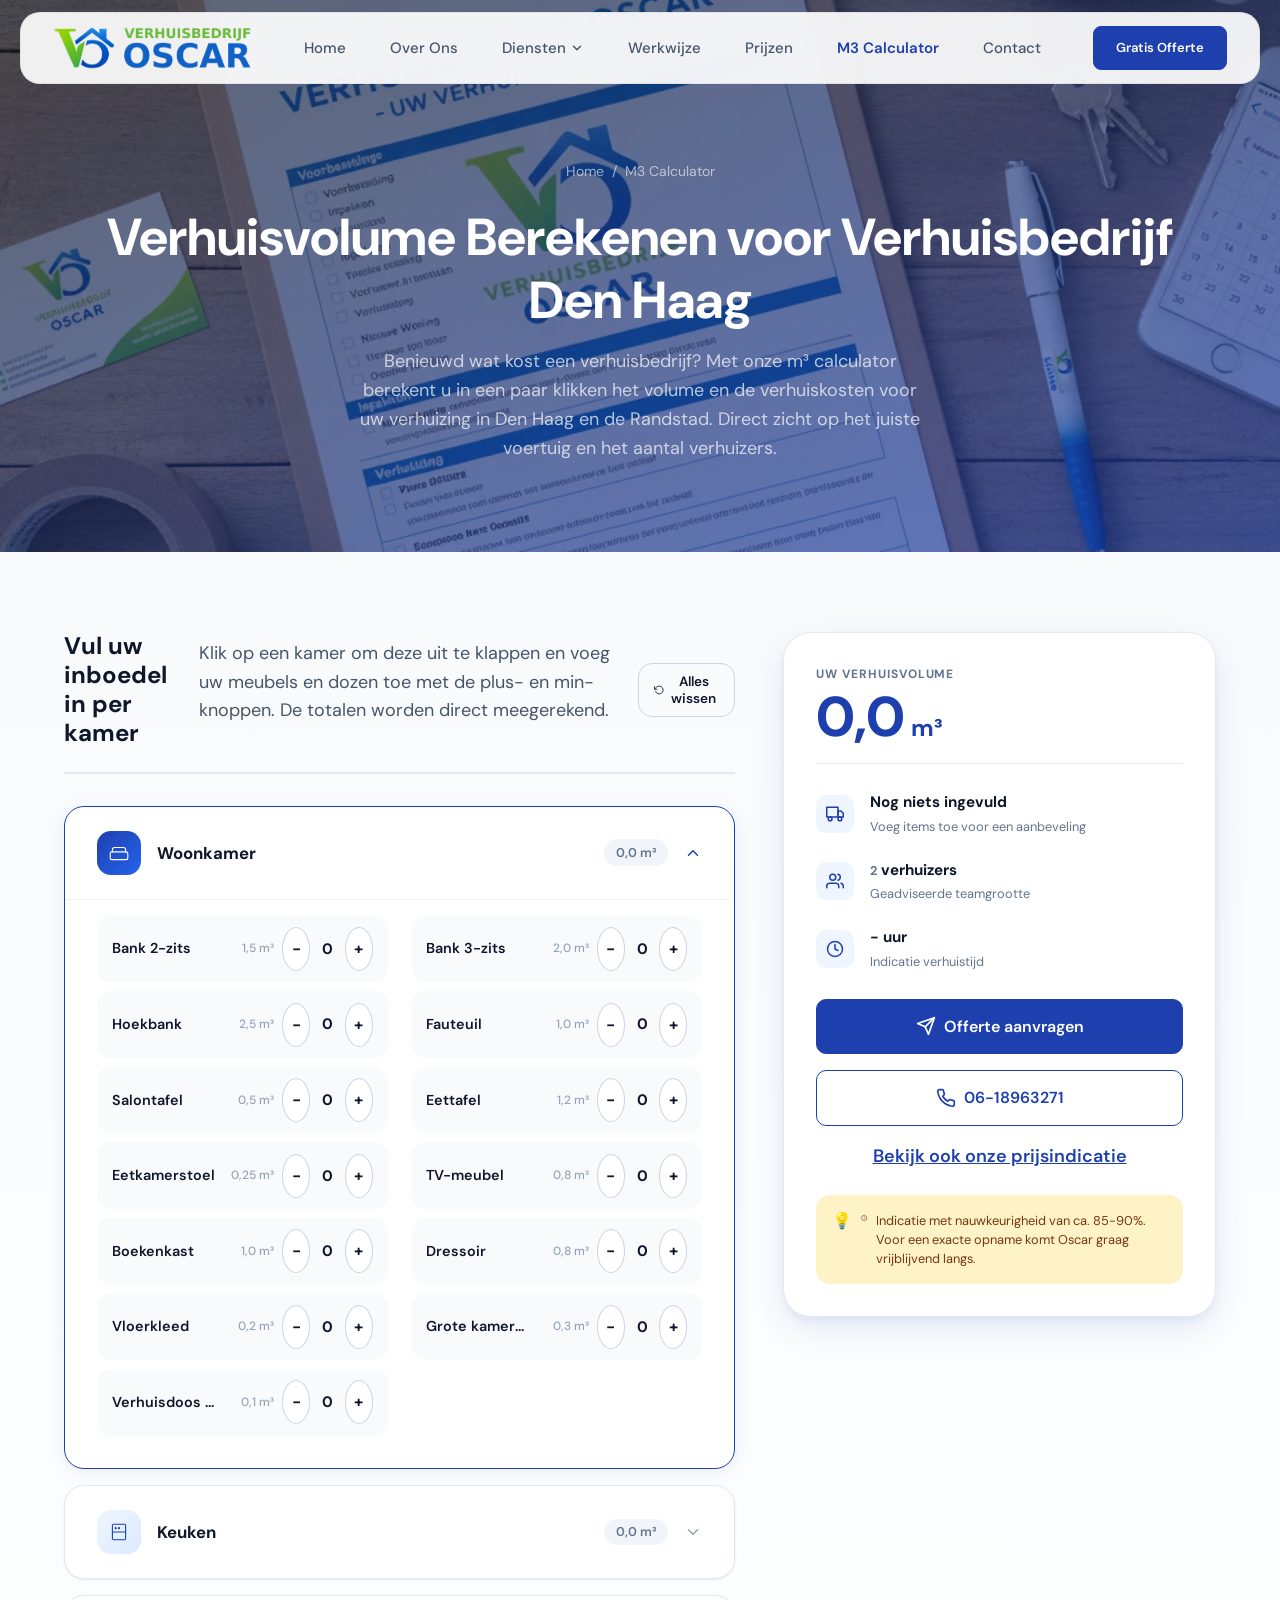
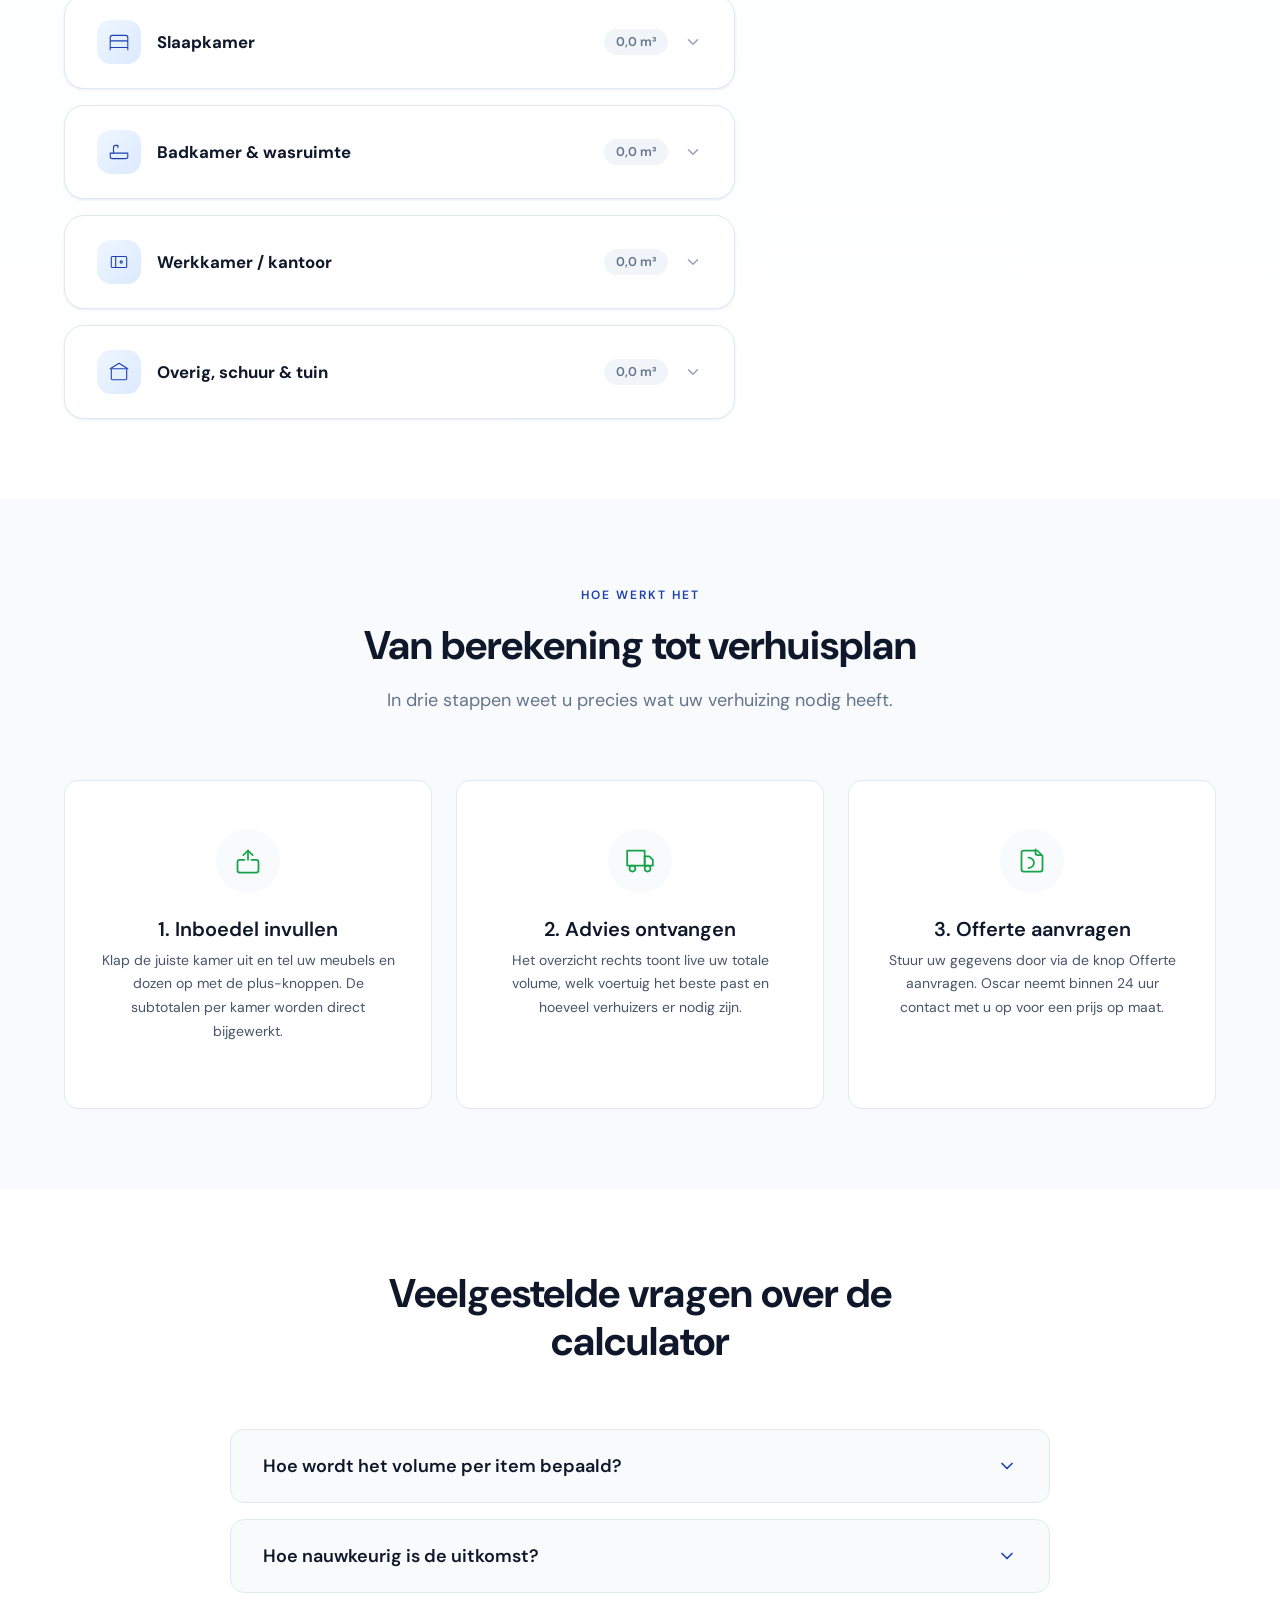
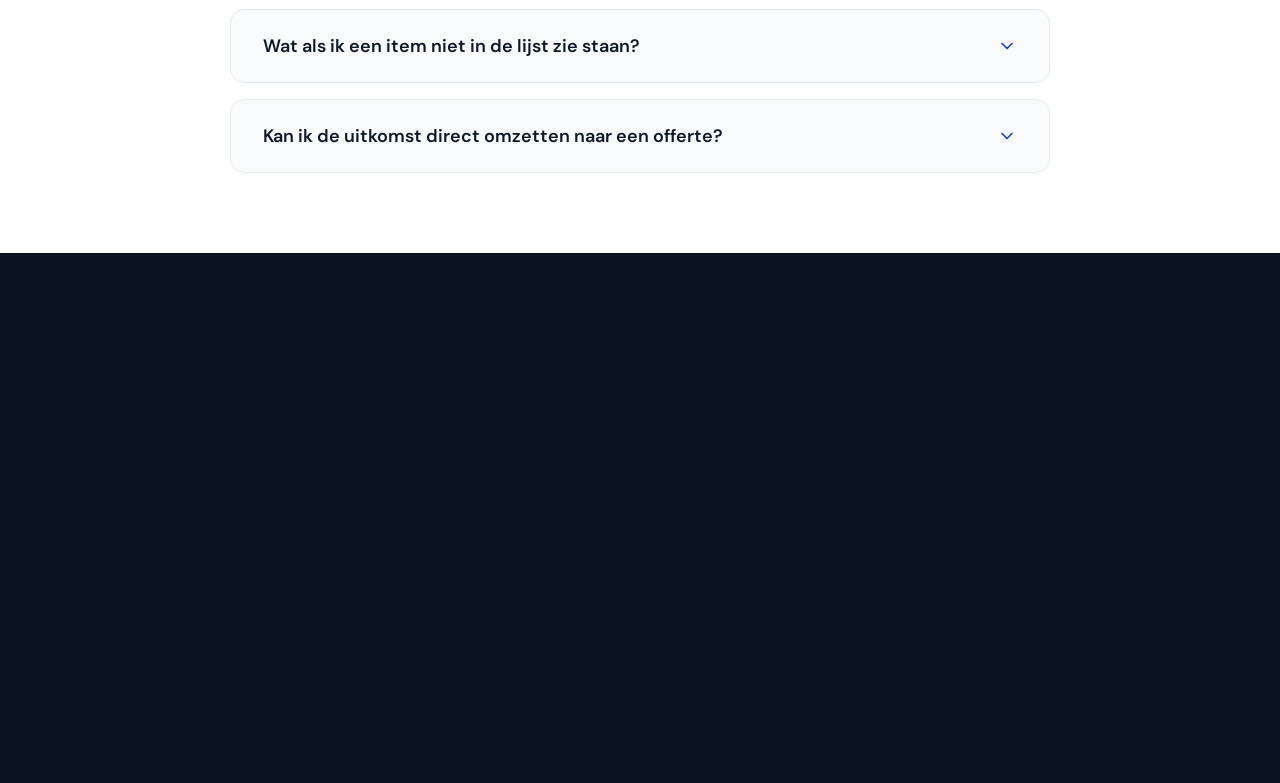
<file: m3-calculator.html>
<!DOCTYPE html>
<html lang="nl">
<head>
    <meta charset="UTF-8">
    <meta name="viewport" content="width=device-width, initial-scale=1, viewport-fit=cover">
    <title>M3 Calculator | Bereken Verhuiskosten | Verhuisbedrijf Den Haag</title>
    <meta name="description" content="Bereken gratis uw verhuiskosten en verhuisvolume in Den Haag. Met de m3 calculator van Verhuisbedrijf Oscar weet u snel wat een verhuisbedrijf kost.">
    <meta name="robots" content="index, follow">
    <link rel="canonical" href="https://verhuisbedrijfoscar.nl/m3-calculator">

    <!-- Open Graph -->
    <meta property="og:type" content="website">
    <meta property="og:title" content="M3 Calculator | Verhuiskosten Berekenen | Verhuisbedrijf Den Haag">
    <meta property="og:description" content="Bereken gratis uw verhuisvolume en verhuiskosten in Den Haag met de m3 calculator van Verhuisbedrijf Oscar.">
    <meta property="og:url" content="https://verhuisbedrijfoscar.nl/m3-calculator">
    <meta property="og:site_name" content="Verhuisbedrijf Oscar">
    <meta property="og:locale" content="nl_NL">
    <meta property="og:image" content="https://verhuisbedrijfoscar.nl/images/og-image.jpg">
    <meta property="og:image:width" content="1200">
    <meta property="og:image:height" content="630">

    <!-- Twitter Card -->
    <meta name="twitter:card" content="summary_large_image">
    <meta name="twitter:title" content="M3 Calculator | Verhuiskosten Berekenen | Verhuisbedrijf Den Haag">
    <meta name="twitter:description" content="Bereken gratis uw verhuisvolume en verhuiskosten in Den Haag met de m3 calculator van Verhuisbedrijf Oscar.">
    <meta name="twitter:image" content="https://verhuisbedrijfoscar.nl/images/og-image.jpg">

    <!-- Favicon -->
    <link rel="icon" href="/images/favicon.ico" sizes="any">
    <link rel="icon" type="image/png" sizes="16x16" href="/images/favicon-16x16.png">
    <link rel="icon" type="image/png" sizes="32x32" href="/images/favicon-32x32.png">
    <link rel="apple-touch-icon" sizes="180x180" href="/images/apple-touch-icon.png">
    <link rel="manifest" href="/manifest.json">
    <meta name="theme-color" content="#1B75BB">

    <!-- Google Fonts -->
    <link rel="preconnect" href="https://fonts.googleapis.com">
    <link rel="preconnect" href="https://fonts.gstatic.com" crossorigin>
    <link href="https://fonts.googleapis.com/css2?family=DM+Sans:ital,opsz,wght@0,9..40,100..1000;1,9..40,100..1000&display=swap" rel="stylesheet">

    <!-- LCP hero image preload -->
    <link rel="preload" as="image" href="/images/fotos/22-moving-checklist.webp" fetchpriority="high">

    <!-- Critical CSS -->
    <style>
        *,*::before,*::after{box-sizing:border-box;margin:0;padding:0}
        body{font-family:var(--font-body);color:var(--text);line-height:1.6;overflow-x:hidden}
        .header{position:fixed;top:0;left:0;width:100%;z-index:500}
        .container{max-width:1200px;margin:0 auto;padding:0 1.5rem}
    </style>

    <!-- Main Stylesheet -->
    <link rel="stylesheet" href="/css/style.css">
</head>
<body>

    <!-- Skip to main content (WCAG 2.4.1 Bypass Blocks) -->
    <a href="#main-content" class="skip-link">Direct naar hoofdinhoud</a>

    <!-- Header -->
    <header class="header" id="header" role="banner">
        <div class="header__inner">
            <a href="/" class="header__logo" aria-label="Verhuisbedrijf Oscar - Terug naar homepagina">
                <img src="/images/logo-horizontaal.png" alt="Verhuisbedrijf Oscar" width="200" height="52">
            </a>
            <nav class="header__nav" aria-label="Hoofdnavigatie">
                <a href="/" class="header__nav-link">Home</a>
                <a href="/over-ons" class="header__nav-link">Over Ons</a>
                <div class="header__nav-dropdown">
                    <button type="button" class="header__nav-link--has-dropdown" aria-expanded="false" aria-haspopup="true">Diensten<svg class="dropdown-chevron" xmlns="http://www.w3.org/2000/svg" width="14" height="14" viewBox="0 0 24 24" fill="none" stroke="currentColor" stroke-width="2.5" stroke-linecap="round" stroke-linejoin="round" aria-hidden="true"><polyline points="6 9 12 15 18 9"/></svg></button>
                    <div class="header__dropdown-menu">
                        <a href="/particuliere-verhuizing" class="header__dropdown-link"><div class="dropdown-icon"><svg xmlns="http://www.w3.org/2000/svg" width="20" height="20" viewBox="0 0 24 24" fill="none" stroke="currentColor" stroke-width="1.5" stroke-linecap="round" stroke-linejoin="round"><path d="M3 9l9-7 9 7v11a2 2 0 0 1-2 2H5a2 2 0 0 1-2-2z"/><polyline points="9 22 9 12 15 12 15 22"/></svg></div><div class="header__dropdown-link-text"><span>Particuliere Verhuizing</span><small>Woning- en inboedelverhuizing</small></div></a>
                        <a href="/zakelijke-verhuizing" class="header__dropdown-link"><div class="dropdown-icon"><svg xmlns="http://www.w3.org/2000/svg" width="20" height="20" viewBox="0 0 24 24" fill="none" stroke="currentColor" stroke-width="1.5" stroke-linecap="round" stroke-linejoin="round"><rect x="4" y="2" width="16" height="20" rx="2" ry="2"/><line x1="8" y1="6" x2="16" y2="6"/><line x1="8" y1="10" x2="16" y2="10"/><line x1="8" y1="14" x2="12" y2="14"/></svg></div><div class="header__dropdown-link-text"><span>Zakelijke Verhuizing</span><small>Kantoor- en bedrijfsverhuizing</small></div></a>
                        <a href="/spoedverhuizing" class="header__dropdown-link"><div class="dropdown-icon"><svg xmlns="http://www.w3.org/2000/svg" width="20" height="20" viewBox="0 0 24 24" fill="none" stroke="currentColor" stroke-width="1.5" stroke-linecap="round" stroke-linejoin="round"><circle cx="12" cy="12" r="10"/><polyline points="12 6 12 12 16 14"/></svg></div><div class="header__dropdown-link-text"><span>Spoedverhuizing</span><small>Snel en flexibel verhuizen</small></div></a>
                    </div>
                </div>
                <a href="/werkwijze" class="header__nav-link">Werkwijze</a>
                <a href="/prijs" class="header__nav-link">Prijzen</a>
                <a href="/m3-calculator" class="header__nav-link active">M3 Calculator</a>
                <a href="/contact" class="header__nav-link">Contact</a>
            </nav>
            <div class="header__cta"><a href="/contact" class="btn btn-primary">Gratis Offerte</a></div>
            <div class="header__hamburger" id="hamburger-btn" role="button" tabindex="0" aria-label="Menu openen" aria-expanded="false" aria-controls="mobile-nav"><span></span><span></span><span></span></div>
        </div>
        <div class="mobile-nav" id="mobile-nav" aria-hidden="true" role="dialog" aria-label="Mobiel navigatiemenu">
            <a href="/" class="mobile-nav__link">Home</a>
            <a href="/over-ons" class="mobile-nav__link">Over Ons</a>
            <div class="mobile-nav__group"><span class="mobile-nav__group-title">Diensten</span>
                <a href="/particuliere-verhuizing" class="mobile-nav__link mobile-nav__link--sub">Particuliere Verhuizing</a>
                <a href="/zakelijke-verhuizing" class="mobile-nav__link mobile-nav__link--sub">Zakelijke Verhuizing</a>
                <a href="/spoedverhuizing" class="mobile-nav__link mobile-nav__link--sub">Spoedverhuizing</a>
            </div>
            <a href="/werkwijze" class="mobile-nav__link">Werkwijze</a>
            <a href="/prijs" class="mobile-nav__link">Prijzen</a>
            <a href="/m3-calculator" class="mobile-nav__link active">M3 Calculator</a>
            <a href="/contact" class="mobile-nav__link">Contact</a>
            <div class="mobile-nav__cta">
                <a href="/contact" class="btn btn-primary btn-large">Gratis Offerte Aanvragen</a>
                <a href="tel:0618963271" class="mobile-nav__phone"><svg xmlns="http://www.w3.org/2000/svg" width="20" height="20" viewBox="0 0 24 24" fill="none" stroke="currentColor" stroke-width="2" stroke-linecap="round" stroke-linejoin="round"><path d="M22 16.92v3a2 2 0 0 1-2.18 2 19.79 19.79 0 0 1-8.63-3.07 19.5 19.5 0 0 1-6-6 19.79 19.79 0 0 1-3.07-8.67A2 2 0 0 1 4.11 2h3a2 2 0 0 1 2 1.72 12.84 12.84 0 0 0 .7 2.81 2 2 0 0 1-.45 2.11L8.09 9.91a16 16 0 0 0 6 6l1.27-1.27a2 2 0 0 1 2.11-.45 12.84 12.84 0 0 0 2.81.7A2 2 0 0 1 22 16.92z"/></svg>06-18963271</a>
            </div>
        </div>
    </header>

    <main id="main-content" tabindex="-1">

        <!-- Page Hero -->
        <section class="page-hero" style="--hero-bg: url('/images/fotos/22-moving-checklist.webp')">
            <div class="container">
                <div class="page-hero__content">
                    <nav class="page-hero__breadcrumb" aria-label="Breadcrumb">
                        <a href="/">Home</a>
                        <span aria-hidden="true">/</span>
                        <span>M3 Calculator</span>
                    </nav>
                    <h1>Verhuisvolume Berekenen voor Verhuisbedrijf Den Haag</h1>
                    <p>Benieuwd wat kost een verhuisbedrijf? Met onze m&sup3; calculator berekent u in een paar klikken het volume en de verhuiskosten voor uw verhuizing in Den Haag en de Randstad. Direct zicht op het juiste voertuig en het aantal verhuizers.</p>
                </div>
            </div>
        </section>

        <!-- M3 Calculator Section -->
        <section class="section-padding oscar-calc-section" aria-labelledby="calc-heading">
            <div class="container">

                <div class="oscar-calc-layout">

                    <!-- LEFT: Room accordions -->
                    <div class="oscar-calc-main">
                        <header class="oscar-calc-main__header">
                            <h2 id="calc-heading">Vul uw inboedel in per kamer</h2>
                            <p>Klik op een kamer om deze uit te klappen en voeg uw meubels en dozen toe met de plus- en min-knoppen. De totalen worden direct meegerekend.</p>
                            <button type="button" class="oscar-calc-reset" id="oscar-calc-reset">
                                <svg width="16" height="16" viewBox="0 0 24 24" fill="none" stroke="currentColor" stroke-width="2" stroke-linecap="round" stroke-linejoin="round" aria-hidden="true"><polyline points="1 4 1 10 7 10"/><path d="M3.51 15a9 9 0 1 0 2.13-9.36L1 10"/></svg>
                                Alles wissen
                            </button>
                        </header>

                        <div class="oscar-calc-rooms" id="oscar-calc-rooms">

                            <!-- Room: Woonkamer -->
                            <article class="oscar-calc-room is-open" data-room="woonkamer">
                                <button type="button" class="oscar-calc-room__toggle" aria-expanded="true">
                                    <span class="oscar-calc-room__icon">
                                        <svg viewBox="0 0 40 40" width="24" height="24" fill="none" stroke="currentColor" stroke-width="2" stroke-linecap="round" stroke-linejoin="round"><rect x="4" y="18" width="32" height="14" rx="3"/><path d="M8 18V14a4 4 0 014-4h16a4 4 0 014 4v4"/></svg>
                                    </span>
                                    <span class="oscar-calc-room__label">Woonkamer</span>
                                    <span class="oscar-calc-room__subtotal" data-subtotal="woonkamer">0,0 m&sup3;</span>
                                    <span class="oscar-calc-room__chevron" aria-hidden="true">
                                        <svg viewBox="0 0 24 24" width="20" height="20" fill="none" stroke="currentColor" stroke-width="2" stroke-linecap="round" stroke-linejoin="round"><polyline points="6 9 12 15 18 9"/></svg>
                                    </span>
                                </button>
                                <div class="oscar-calc-room__body">
                                    <ul class="oscar-calc-items">
                                        <li class="oscar-calc-item" data-m3="1.5" data-room="woonkamer"><span class="oscar-calc-item__label">Bank 2-zits</span><span class="oscar-calc-item__m3">1,5 m&sup3;</span><div class="oscar-calc-item__controls"><button type="button" class="oscar-calc-btn" data-action="minus" aria-label="Minder bank 2-zits">&minus;</button><output class="oscar-calc-item__count">0</output><button type="button" class="oscar-calc-btn" data-action="plus" aria-label="Meer bank 2-zits">&plus;</button></div></li>
                                        <li class="oscar-calc-item" data-m3="2.0" data-room="woonkamer"><span class="oscar-calc-item__label">Bank 3-zits</span><span class="oscar-calc-item__m3">2,0 m&sup3;</span><div class="oscar-calc-item__controls"><button type="button" class="oscar-calc-btn" data-action="minus" aria-label="Minder bank 3-zits">&minus;</button><output class="oscar-calc-item__count">0</output><button type="button" class="oscar-calc-btn" data-action="plus" aria-label="Meer bank 3-zits">&plus;</button></div></li>
                                        <li class="oscar-calc-item" data-m3="2.5" data-room="woonkamer"><span class="oscar-calc-item__label">Hoekbank</span><span class="oscar-calc-item__m3">2,5 m&sup3;</span><div class="oscar-calc-item__controls"><button type="button" class="oscar-calc-btn" data-action="minus" aria-label="Minder hoekbank">&minus;</button><output class="oscar-calc-item__count">0</output><button type="button" class="oscar-calc-btn" data-action="plus" aria-label="Meer hoekbank">&plus;</button></div></li>
                                        <li class="oscar-calc-item" data-m3="1.0" data-room="woonkamer"><span class="oscar-calc-item__label">Fauteuil</span><span class="oscar-calc-item__m3">1,0 m&sup3;</span><div class="oscar-calc-item__controls"><button type="button" class="oscar-calc-btn" data-action="minus" aria-label="Minder fauteuil">&minus;</button><output class="oscar-calc-item__count">0</output><button type="button" class="oscar-calc-btn" data-action="plus" aria-label="Meer fauteuil">&plus;</button></div></li>
                                        <li class="oscar-calc-item" data-m3="0.5" data-room="woonkamer"><span class="oscar-calc-item__label">Salontafel</span><span class="oscar-calc-item__m3">0,5 m&sup3;</span><div class="oscar-calc-item__controls"><button type="button" class="oscar-calc-btn" data-action="minus" aria-label="Minder salontafel">&minus;</button><output class="oscar-calc-item__count">0</output><button type="button" class="oscar-calc-btn" data-action="plus" aria-label="Meer salontafel">&plus;</button></div></li>
                                        <li class="oscar-calc-item" data-m3="1.2" data-room="woonkamer"><span class="oscar-calc-item__label">Eettafel</span><span class="oscar-calc-item__m3">1,2 m&sup3;</span><div class="oscar-calc-item__controls"><button type="button" class="oscar-calc-btn" data-action="minus" aria-label="Minder eettafel">&minus;</button><output class="oscar-calc-item__count">0</output><button type="button" class="oscar-calc-btn" data-action="plus" aria-label="Meer eettafel">&plus;</button></div></li>
                                        <li class="oscar-calc-item" data-m3="0.25" data-room="woonkamer"><span class="oscar-calc-item__label">Eetkamerstoel</span><span class="oscar-calc-item__m3">0,25 m&sup3;</span><div class="oscar-calc-item__controls"><button type="button" class="oscar-calc-btn" data-action="minus" aria-label="Minder eetkamerstoel">&minus;</button><output class="oscar-calc-item__count">0</output><button type="button" class="oscar-calc-btn" data-action="plus" aria-label="Meer eetkamerstoel">&plus;</button></div></li>
                                        <li class="oscar-calc-item" data-m3="0.8" data-room="woonkamer"><span class="oscar-calc-item__label">TV-meubel</span><span class="oscar-calc-item__m3">0,8 m&sup3;</span><div class="oscar-calc-item__controls"><button type="button" class="oscar-calc-btn" data-action="minus" aria-label="Minder tv-meubel">&minus;</button><output class="oscar-calc-item__count">0</output><button type="button" class="oscar-calc-btn" data-action="plus" aria-label="Meer tv-meubel">&plus;</button></div></li>
                                        <li class="oscar-calc-item" data-m3="1.0" data-room="woonkamer"><span class="oscar-calc-item__label">Boekenkast</span><span class="oscar-calc-item__m3">1,0 m&sup3;</span><div class="oscar-calc-item__controls"><button type="button" class="oscar-calc-btn" data-action="minus" aria-label="Minder boekenkast">&minus;</button><output class="oscar-calc-item__count">0</output><button type="button" class="oscar-calc-btn" data-action="plus" aria-label="Meer boekenkast">&plus;</button></div></li>
                                        <li class="oscar-calc-item" data-m3="0.8" data-room="woonkamer"><span class="oscar-calc-item__label">Dressoir</span><span class="oscar-calc-item__m3">0,8 m&sup3;</span><div class="oscar-calc-item__controls"><button type="button" class="oscar-calc-btn" data-action="minus" aria-label="Minder dressoir">&minus;</button><output class="oscar-calc-item__count">0</output><button type="button" class="oscar-calc-btn" data-action="plus" aria-label="Meer dressoir">&plus;</button></div></li>
                                        <li class="oscar-calc-item" data-m3="0.2" data-room="woonkamer"><span class="oscar-calc-item__label">Vloerkleed</span><span class="oscar-calc-item__m3">0,2 m&sup3;</span><div class="oscar-calc-item__controls"><button type="button" class="oscar-calc-btn" data-action="minus" aria-label="Minder vloerkleed">&minus;</button><output class="oscar-calc-item__count">0</output><button type="button" class="oscar-calc-btn" data-action="plus" aria-label="Meer vloerkleed">&plus;</button></div></li>
                                        <li class="oscar-calc-item" data-m3="0.3" data-room="woonkamer"><span class="oscar-calc-item__label">Grote kamerplant</span><span class="oscar-calc-item__m3">0,3 m&sup3;</span><div class="oscar-calc-item__controls"><button type="button" class="oscar-calc-btn" data-action="minus" aria-label="Minder grote kamerplant">&minus;</button><output class="oscar-calc-item__count">0</output><button type="button" class="oscar-calc-btn" data-action="plus" aria-label="Meer grote kamerplant">&plus;</button></div></li>
                                        <li class="oscar-calc-item" data-m3="0.1" data-room="woonkamer"><span class="oscar-calc-item__label">Verhuisdoos standaard</span><span class="oscar-calc-item__m3">0,1 m&sup3;</span><div class="oscar-calc-item__controls"><button type="button" class="oscar-calc-btn" data-action="minus" aria-label="Minder verhuisdoos">&minus;</button><output class="oscar-calc-item__count">0</output><button type="button" class="oscar-calc-btn" data-action="plus" aria-label="Meer verhuisdoos">&plus;</button></div></li>
                                    </ul>
                                </div>
                            </article>

                            <!-- Room: Keuken -->
                            <article class="oscar-calc-room" data-room="keuken">
                                <button type="button" class="oscar-calc-room__toggle" aria-expanded="false">
                                    <span class="oscar-calc-room__icon">
                                        <svg viewBox="0 0 40 40" width="24" height="24" fill="none" stroke="currentColor" stroke-width="2" stroke-linecap="round" stroke-linejoin="round"><rect x="8" y="6" width="24" height="28" rx="2"/><line x1="8" y1="20" x2="32" y2="20"/><circle cx="14" cy="13" r="1"/><circle cx="20" cy="13" r="1"/></svg>
                                    </span>
                                    <span class="oscar-calc-room__label">Keuken</span>
                                    <span class="oscar-calc-room__subtotal" data-subtotal="keuken">0,0 m&sup3;</span>
                                    <span class="oscar-calc-room__chevron" aria-hidden="true">
                                        <svg viewBox="0 0 24 24" width="20" height="20" fill="none" stroke="currentColor" stroke-width="2" stroke-linecap="round" stroke-linejoin="round"><polyline points="6 9 12 15 18 9"/></svg>
                                    </span>
                                </button>
                                <div class="oscar-calc-room__body">
                                    <ul class="oscar-calc-items">
                                        <li class="oscar-calc-item" data-m3="1.2" data-room="keuken"><span class="oscar-calc-item__label">Koelkast</span><span class="oscar-calc-item__m3">1,2 m&sup3;</span><div class="oscar-calc-item__controls"><button type="button" class="oscar-calc-btn" data-action="minus" aria-label="Minder koelkast">&minus;</button><output class="oscar-calc-item__count">0</output><button type="button" class="oscar-calc-btn" data-action="plus" aria-label="Meer koelkast">&plus;</button></div></li>
                                        <li class="oscar-calc-item" data-m3="1.5" data-room="keuken"><span class="oscar-calc-item__label">Amerikaanse koelkast</span><span class="oscar-calc-item__m3">1,5 m&sup3;</span><div class="oscar-calc-item__controls"><button type="button" class="oscar-calc-btn" data-action="minus" aria-label="Minder Amerikaanse koelkast">&minus;</button><output class="oscar-calc-item__count">0</output><button type="button" class="oscar-calc-btn" data-action="plus" aria-label="Meer Amerikaanse koelkast">&plus;</button></div></li>
                                        <li class="oscar-calc-item" data-m3="0.8" data-room="keuken"><span class="oscar-calc-item__label">Vriezer</span><span class="oscar-calc-item__m3">0,8 m&sup3;</span><div class="oscar-calc-item__controls"><button type="button" class="oscar-calc-btn" data-action="minus" aria-label="Minder vriezer">&minus;</button><output class="oscar-calc-item__count">0</output><button type="button" class="oscar-calc-btn" data-action="plus" aria-label="Meer vriezer">&plus;</button></div></li>
                                        <li class="oscar-calc-item" data-m3="0.7" data-room="keuken"><span class="oscar-calc-item__label">Vaatwasser</span><span class="oscar-calc-item__m3">0,7 m&sup3;</span><div class="oscar-calc-item__controls"><button type="button" class="oscar-calc-btn" data-action="minus" aria-label="Minder vaatwasser">&minus;</button><output class="oscar-calc-item__count">0</output><button type="button" class="oscar-calc-btn" data-action="plus" aria-label="Meer vaatwasser">&plus;</button></div></li>
                                        <li class="oscar-calc-item" data-m3="0.15" data-room="keuken"><span class="oscar-calc-item__label">Magnetron</span><span class="oscar-calc-item__m3">0,15 m&sup3;</span><div class="oscar-calc-item__controls"><button type="button" class="oscar-calc-btn" data-action="minus" aria-label="Minder magnetron">&minus;</button><output class="oscar-calc-item__count">0</output><button type="button" class="oscar-calc-btn" data-action="plus" aria-label="Meer magnetron">&plus;</button></div></li>
                                        <li class="oscar-calc-item" data-m3="0.8" data-room="keuken"><span class="oscar-calc-item__label">Keukenkast los</span><span class="oscar-calc-item__m3">0,8 m&sup3;</span><div class="oscar-calc-item__controls"><button type="button" class="oscar-calc-btn" data-action="minus" aria-label="Minder keukenkast">&minus;</button><output class="oscar-calc-item__count">0</output><button type="button" class="oscar-calc-btn" data-action="plus" aria-label="Meer keukenkast">&plus;</button></div></li>
                                        <li class="oscar-calc-item" data-m3="0.12" data-room="keuken"><span class="oscar-calc-item__label">Servies/kookgerei doos</span><span class="oscar-calc-item__m3">0,12 m&sup3;</span><div class="oscar-calc-item__controls"><button type="button" class="oscar-calc-btn" data-action="minus" aria-label="Minder serviesdoos">&minus;</button><output class="oscar-calc-item__count">0</output><button type="button" class="oscar-calc-btn" data-action="plus" aria-label="Meer serviesdoos">&plus;</button></div></li>
                                        <li class="oscar-calc-item" data-m3="0.05" data-room="keuken"><span class="oscar-calc-item__label">Klein apparaat (tosti, blender)</span><span class="oscar-calc-item__m3">0,05 m&sup3;</span><div class="oscar-calc-item__controls"><button type="button" class="oscar-calc-btn" data-action="minus" aria-label="Minder klein keukenapparaat">&minus;</button><output class="oscar-calc-item__count">0</output><button type="button" class="oscar-calc-btn" data-action="plus" aria-label="Meer klein keukenapparaat">&plus;</button></div></li>
                                        <li class="oscar-calc-item" data-m3="0.4" data-room="keuken"><span class="oscar-calc-item__label">Hoge kruk</span><span class="oscar-calc-item__m3">0,4 m&sup3;</span><div class="oscar-calc-item__controls"><button type="button" class="oscar-calc-btn" data-action="minus" aria-label="Minder barkruk">&minus;</button><output class="oscar-calc-item__count">0</output><button type="button" class="oscar-calc-btn" data-action="plus" aria-label="Meer barkruk">&plus;</button></div></li>
                                    </ul>
                                </div>
                            </article>

                            <!-- Room: Slaapkamer -->
                            <article class="oscar-calc-room" data-room="slaapkamer">
                                <button type="button" class="oscar-calc-room__toggle" aria-expanded="false">
                                    <span class="oscar-calc-room__icon">
                                        <svg viewBox="0 0 40 40" width="24" height="24" fill="none" stroke="currentColor" stroke-width="2" stroke-linecap="round" stroke-linejoin="round"><rect x="4" y="18" width="32" height="12" rx="2"/><path d="M4 18v-6a4 4 0 014-4h24a4 4 0 014 4v6"/><line x1="4" y1="30" x2="4" y2="34"/><line x1="36" y1="30" x2="36" y2="34"/></svg>
                                    </span>
                                    <span class="oscar-calc-room__label">Slaapkamer</span>
                                    <span class="oscar-calc-room__subtotal" data-subtotal="slaapkamer">0,0 m&sup3;</span>
                                    <span class="oscar-calc-room__chevron" aria-hidden="true">
                                        <svg viewBox="0 0 24 24" width="20" height="20" fill="none" stroke="currentColor" stroke-width="2" stroke-linecap="round" stroke-linejoin="round"><polyline points="6 9 12 15 18 9"/></svg>
                                    </span>
                                </button>
                                <div class="oscar-calc-room__body">
                                    <ul class="oscar-calc-items">
                                        <li class="oscar-calc-item" data-m3="2.5" data-room="slaapkamer"><span class="oscar-calc-item__label">2-persoonsbed met matras</span><span class="oscar-calc-item__m3">2,5 m&sup3;</span><div class="oscar-calc-item__controls"><button type="button" class="oscar-calc-btn" data-action="minus" aria-label="Minder 2-persoonsbed">&minus;</button><output class="oscar-calc-item__count">0</output><button type="button" class="oscar-calc-btn" data-action="plus" aria-label="Meer 2-persoonsbed">&plus;</button></div></li>
                                        <li class="oscar-calc-item" data-m3="1.5" data-room="slaapkamer"><span class="oscar-calc-item__label">1-persoonsbed met matras</span><span class="oscar-calc-item__m3">1,5 m&sup3;</span><div class="oscar-calc-item__controls"><button type="button" class="oscar-calc-btn" data-action="minus" aria-label="Minder 1-persoonsbed">&minus;</button><output class="oscar-calc-item__count">0</output><button type="button" class="oscar-calc-btn" data-action="plus" aria-label="Meer 1-persoonsbed">&plus;</button></div></li>
                                        <li class="oscar-calc-item" data-m3="0.8" data-room="slaapkamer"><span class="oscar-calc-item__label">Boxspring (los)</span><span class="oscar-calc-item__m3">0,8 m&sup3;</span><div class="oscar-calc-item__controls"><button type="button" class="oscar-calc-btn" data-action="minus" aria-label="Minder boxspring">&minus;</button><output class="oscar-calc-item__count">0</output><button type="button" class="oscar-calc-btn" data-action="plus" aria-label="Meer boxspring">&plus;</button></div></li>
                                        <li class="oscar-calc-item" data-m3="0.3" data-room="slaapkamer"><span class="oscar-calc-item__label">Nachtkastje</span><span class="oscar-calc-item__m3">0,3 m&sup3;</span><div class="oscar-calc-item__controls"><button type="button" class="oscar-calc-btn" data-action="minus" aria-label="Minder nachtkastje">&minus;</button><output class="oscar-calc-item__count">0</output><button type="button" class="oscar-calc-btn" data-action="plus" aria-label="Meer nachtkastje">&plus;</button></div></li>
                                        <li class="oscar-calc-item" data-m3="1.5" data-room="slaapkamer"><span class="oscar-calc-item__label">Kledingkast 2-deurs</span><span class="oscar-calc-item__m3">1,5 m&sup3;</span><div class="oscar-calc-item__controls"><button type="button" class="oscar-calc-btn" data-action="minus" aria-label="Minder kledingkast 2-deurs">&minus;</button><output class="oscar-calc-item__count">0</output><button type="button" class="oscar-calc-btn" data-action="plus" aria-label="Meer kledingkast 2-deurs">&plus;</button></div></li>
                                        <li class="oscar-calc-item" data-m3="2.2" data-room="slaapkamer"><span class="oscar-calc-item__label">Kledingkast 3-deurs</span><span class="oscar-calc-item__m3">2,2 m&sup3;</span><div class="oscar-calc-item__controls"><button type="button" class="oscar-calc-btn" data-action="minus" aria-label="Minder kledingkast 3-deurs">&minus;</button><output class="oscar-calc-item__count">0</output><button type="button" class="oscar-calc-btn" data-action="plus" aria-label="Meer kledingkast 3-deurs">&plus;</button></div></li>
                                        <li class="oscar-calc-item" data-m3="0.7" data-room="slaapkamer"><span class="oscar-calc-item__label">Ladekast</span><span class="oscar-calc-item__m3">0,7 m&sup3;</span><div class="oscar-calc-item__controls"><button type="button" class="oscar-calc-btn" data-action="minus" aria-label="Minder ladekast">&minus;</button><output class="oscar-calc-item__count">0</output><button type="button" class="oscar-calc-btn" data-action="plus" aria-label="Meer ladekast">&plus;</button></div></li>
                                        <li class="oscar-calc-item" data-m3="0.6" data-room="slaapkamer"><span class="oscar-calc-item__label">Kaptafel</span><span class="oscar-calc-item__m3">0,6 m&sup3;</span><div class="oscar-calc-item__controls"><button type="button" class="oscar-calc-btn" data-action="minus" aria-label="Minder kaptafel">&minus;</button><output class="oscar-calc-item__count">0</output><button type="button" class="oscar-calc-btn" data-action="plus" aria-label="Meer kaptafel">&plus;</button></div></li>
                                        <li class="oscar-calc-item" data-m3="0.15" data-room="slaapkamer"><span class="oscar-calc-item__label">Kledingdoos</span><span class="oscar-calc-item__m3">0,15 m&sup3;</span><div class="oscar-calc-item__controls"><button type="button" class="oscar-calc-btn" data-action="minus" aria-label="Minder kledingdoos">&minus;</button><output class="oscar-calc-item__count">0</output><button type="button" class="oscar-calc-btn" data-action="plus" aria-label="Meer kledingdoos">&plus;</button></div></li>
                                        <li class="oscar-calc-item" data-m3="0.1" data-room="slaapkamer"><span class="oscar-calc-item__label">Verhuisdoos standaard</span><span class="oscar-calc-item__m3">0,1 m&sup3;</span><div class="oscar-calc-item__controls"><button type="button" class="oscar-calc-btn" data-action="minus" aria-label="Minder verhuisdoos">&minus;</button><output class="oscar-calc-item__count">0</output><button type="button" class="oscar-calc-btn" data-action="plus" aria-label="Meer verhuisdoos">&plus;</button></div></li>
                                    </ul>
                                </div>
                            </article>

                            <!-- Room: Badkamer -->
                            <article class="oscar-calc-room" data-room="badkamer">
                                <button type="button" class="oscar-calc-room__toggle" aria-expanded="false">
                                    <span class="oscar-calc-room__icon">
                                        <svg viewBox="0 0 40 40" width="24" height="24" fill="none" stroke="currentColor" stroke-width="2" stroke-linecap="round" stroke-linejoin="round"><path d="M4 22h32v6a4 4 0 01-4 4H8a4 4 0 01-4-4z"/><path d="M10 22v-10a4 4 0 014-4h4v4"/></svg>
                                    </span>
                                    <span class="oscar-calc-room__label">Badkamer &amp; wasruimte</span>
                                    <span class="oscar-calc-room__subtotal" data-subtotal="badkamer">0,0 m&sup3;</span>
                                    <span class="oscar-calc-room__chevron" aria-hidden="true">
                                        <svg viewBox="0 0 24 24" width="20" height="20" fill="none" stroke="currentColor" stroke-width="2" stroke-linecap="round" stroke-linejoin="round"><polyline points="6 9 12 15 18 9"/></svg>
                                    </span>
                                </button>
                                <div class="oscar-calc-room__body">
                                    <ul class="oscar-calc-items">
                                        <li class="oscar-calc-item" data-m3="0.7" data-room="badkamer"><span class="oscar-calc-item__label">Wasmachine</span><span class="oscar-calc-item__m3">0,7 m&sup3;</span><div class="oscar-calc-item__controls"><button type="button" class="oscar-calc-btn" data-action="minus" aria-label="Minder wasmachine">&minus;</button><output class="oscar-calc-item__count">0</output><button type="button" class="oscar-calc-btn" data-action="plus" aria-label="Meer wasmachine">&plus;</button></div></li>
                                        <li class="oscar-calc-item" data-m3="0.7" data-room="badkamer"><span class="oscar-calc-item__label">Droger</span><span class="oscar-calc-item__m3">0,7 m&sup3;</span><div class="oscar-calc-item__controls"><button type="button" class="oscar-calc-btn" data-action="minus" aria-label="Minder droger">&minus;</button><output class="oscar-calc-item__count">0</output><button type="button" class="oscar-calc-btn" data-action="plus" aria-label="Meer droger">&plus;</button></div></li>
                                        <li class="oscar-calc-item" data-m3="0.5" data-room="badkamer"><span class="oscar-calc-item__label">Badkamermeubel</span><span class="oscar-calc-item__m3">0,5 m&sup3;</span><div class="oscar-calc-item__controls"><button type="button" class="oscar-calc-btn" data-action="minus" aria-label="Minder badkamermeubel">&minus;</button><output class="oscar-calc-item__count">0</output><button type="button" class="oscar-calc-btn" data-action="plus" aria-label="Meer badkamermeubel">&plus;</button></div></li>
                                        <li class="oscar-calc-item" data-m3="0.5" data-room="badkamer"><span class="oscar-calc-item__label">Opbergkast</span><span class="oscar-calc-item__m3">0,5 m&sup3;</span><div class="oscar-calc-item__controls"><button type="button" class="oscar-calc-btn" data-action="minus" aria-label="Minder opbergkast">&minus;</button><output class="oscar-calc-item__count">0</output><button type="button" class="oscar-calc-btn" data-action="plus" aria-label="Meer opbergkast">&plus;</button></div></li>
                                        <li class="oscar-calc-item" data-m3="0.1" data-room="badkamer"><span class="oscar-calc-item__label">Wasmand</span><span class="oscar-calc-item__m3">0,1 m&sup3;</span><div class="oscar-calc-item__controls"><button type="button" class="oscar-calc-btn" data-action="minus" aria-label="Minder wasmand">&minus;</button><output class="oscar-calc-item__count">0</output><button type="button" class="oscar-calc-btn" data-action="plus" aria-label="Meer wasmand">&plus;</button></div></li>
                                        <li class="oscar-calc-item" data-m3="0.1" data-room="badkamer"><span class="oscar-calc-item__label">Strijkplank</span><span class="oscar-calc-item__m3">0,1 m&sup3;</span><div class="oscar-calc-item__controls"><button type="button" class="oscar-calc-btn" data-action="minus" aria-label="Minder strijkplank">&minus;</button><output class="oscar-calc-item__count">0</output><button type="button" class="oscar-calc-btn" data-action="plus" aria-label="Meer strijkplank">&plus;</button></div></li>
                                        <li class="oscar-calc-item" data-m3="0.1" data-room="badkamer"><span class="oscar-calc-item__label">Badkamerdoos</span><span class="oscar-calc-item__m3">0,1 m&sup3;</span><div class="oscar-calc-item__controls"><button type="button" class="oscar-calc-btn" data-action="minus" aria-label="Minder badkamerdoos">&minus;</button><output class="oscar-calc-item__count">0</output><button type="button" class="oscar-calc-btn" data-action="plus" aria-label="Meer badkamerdoos">&plus;</button></div></li>
                                    </ul>
                                </div>
                            </article>

                            <!-- Room: Werkkamer / Kantoor -->
                            <article class="oscar-calc-room" data-room="werkkamer">
                                <button type="button" class="oscar-calc-room__toggle" aria-expanded="false">
                                    <span class="oscar-calc-room__icon">
                                        <svg viewBox="0 0 40 40" width="24" height="24" fill="none" stroke="currentColor" stroke-width="2" stroke-linecap="round" stroke-linejoin="round"><rect x="6" y="10" width="28" height="20" rx="2"/><line x1="14" y1="10" x2="14" y2="30"/><circle cx="24" cy="20" r="2"/></svg>
                                    </span>
                                    <span class="oscar-calc-room__label">Werkkamer / kantoor</span>
                                    <span class="oscar-calc-room__subtotal" data-subtotal="werkkamer">0,0 m&sup3;</span>
                                    <span class="oscar-calc-room__chevron" aria-hidden="true">
                                        <svg viewBox="0 0 24 24" width="20" height="20" fill="none" stroke="currentColor" stroke-width="2" stroke-linecap="round" stroke-linejoin="round"><polyline points="6 9 12 15 18 9"/></svg>
                                    </span>
                                </button>
                                <div class="oscar-calc-room__body">
                                    <ul class="oscar-calc-items">
                                        <li class="oscar-calc-item" data-m3="0.8" data-room="werkkamer"><span class="oscar-calc-item__label">Bureau</span><span class="oscar-calc-item__m3">0,8 m&sup3;</span><div class="oscar-calc-item__controls"><button type="button" class="oscar-calc-btn" data-action="minus" aria-label="Minder bureau">&minus;</button><output class="oscar-calc-item__count">0</output><button type="button" class="oscar-calc-btn" data-action="plus" aria-label="Meer bureau">&plus;</button></div></li>
                                        <li class="oscar-calc-item" data-m3="0.5" data-room="werkkamer"><span class="oscar-calc-item__label">Bureaustoel</span><span class="oscar-calc-item__m3">0,5 m&sup3;</span><div class="oscar-calc-item__controls"><button type="button" class="oscar-calc-btn" data-action="minus" aria-label="Minder bureaustoel">&minus;</button><output class="oscar-calc-item__count">0</output><button type="button" class="oscar-calc-btn" data-action="plus" aria-label="Meer bureaustoel">&plus;</button></div></li>
                                        <li class="oscar-calc-item" data-m3="0.3" data-room="werkkamer"><span class="oscar-calc-item__label">Ladeblok</span><span class="oscar-calc-item__m3">0,3 m&sup3;</span><div class="oscar-calc-item__controls"><button type="button" class="oscar-calc-btn" data-action="minus" aria-label="Minder ladeblok">&minus;</button><output class="oscar-calc-item__count">0</output><button type="button" class="oscar-calc-btn" data-action="plus" aria-label="Meer ladeblok">&plus;</button></div></li>
                                        <li class="oscar-calc-item" data-m3="1.0" data-room="werkkamer"><span class="oscar-calc-item__label">Boekenkast</span><span class="oscar-calc-item__m3">1,0 m&sup3;</span><div class="oscar-calc-item__controls"><button type="button" class="oscar-calc-btn" data-action="minus" aria-label="Minder boekenkast">&minus;</button><output class="oscar-calc-item__count">0</output><button type="button" class="oscar-calc-btn" data-action="plus" aria-label="Meer boekenkast">&plus;</button></div></li>
                                        <li class="oscar-calc-item" data-m3="0.8" data-room="werkkamer"><span class="oscar-calc-item__label">Archiefkast</span><span class="oscar-calc-item__m3">0,8 m&sup3;</span><div class="oscar-calc-item__controls"><button type="button" class="oscar-calc-btn" data-action="minus" aria-label="Minder archiefkast">&minus;</button><output class="oscar-calc-item__count">0</output><button type="button" class="oscar-calc-btn" data-action="plus" aria-label="Meer archiefkast">&plus;</button></div></li>
                                        <li class="oscar-calc-item" data-m3="0.2" data-room="werkkamer"><span class="oscar-calc-item__label">PC + monitor</span><span class="oscar-calc-item__m3">0,2 m&sup3;</span><div class="oscar-calc-item__controls"><button type="button" class="oscar-calc-btn" data-action="minus" aria-label="Minder PC setup">&minus;</button><output class="oscar-calc-item__count">0</output><button type="button" class="oscar-calc-btn" data-action="plus" aria-label="Meer PC setup">&plus;</button></div></li>
                                        <li class="oscar-calc-item" data-m3="0.3" data-room="werkkamer"><span class="oscar-calc-item__label">Printer</span><span class="oscar-calc-item__m3">0,3 m&sup3;</span><div class="oscar-calc-item__controls"><button type="button" class="oscar-calc-btn" data-action="minus" aria-label="Minder printer">&minus;</button><output class="oscar-calc-item__count">0</output><button type="button" class="oscar-calc-btn" data-action="plus" aria-label="Meer printer">&plus;</button></div></li>
                                        <li class="oscar-calc-item" data-m3="0.08" data-room="werkkamer"><span class="oscar-calc-item__label">Boekendoos</span><span class="oscar-calc-item__m3">0,08 m&sup3;</span><div class="oscar-calc-item__controls"><button type="button" class="oscar-calc-btn" data-action="minus" aria-label="Minder boekendoos">&minus;</button><output class="oscar-calc-item__count">0</output><button type="button" class="oscar-calc-btn" data-action="plus" aria-label="Meer boekendoos">&plus;</button></div></li>
                                    </ul>
                                </div>
                            </article>

                            <!-- Room: Overig / schuur / tuin -->
                            <article class="oscar-calc-room" data-room="overig">
                                <button type="button" class="oscar-calc-room__toggle" aria-expanded="false">
                                    <span class="oscar-calc-room__icon">
                                        <svg viewBox="0 0 40 40" width="24" height="24" fill="none" stroke="currentColor" stroke-width="2" stroke-linecap="round" stroke-linejoin="round"><rect x="6" y="14" width="28" height="20" rx="2"/><path d="M4 14l16-10 16 10"/></svg>
                                    </span>
                                    <span class="oscar-calc-room__label">Overig, schuur &amp; tuin</span>
                                    <span class="oscar-calc-room__subtotal" data-subtotal="overig">0,0 m&sup3;</span>
                                    <span class="oscar-calc-room__chevron" aria-hidden="true">
                                        <svg viewBox="0 0 24 24" width="20" height="20" fill="none" stroke="currentColor" stroke-width="2" stroke-linecap="round" stroke-linejoin="round"><polyline points="6 9 12 15 18 9"/></svg>
                                    </span>
                                </button>
                                <div class="oscar-calc-room__body">
                                    <ul class="oscar-calc-items">
                                        <li class="oscar-calc-item" data-m3="0.5" data-room="overig"><span class="oscar-calc-item__label">Fiets</span><span class="oscar-calc-item__m3">0,5 m&sup3;</span><div class="oscar-calc-item__controls"><button type="button" class="oscar-calc-btn" data-action="minus" aria-label="Minder fiets">&minus;</button><output class="oscar-calc-item__count">0</output><button type="button" class="oscar-calc-btn" data-action="plus" aria-label="Meer fiets">&plus;</button></div></li>
                                        <li class="oscar-calc-item" data-m3="0.6" data-room="overig"><span class="oscar-calc-item__label">E-bike</span><span class="oscar-calc-item__m3">0,6 m&sup3;</span><div class="oscar-calc-item__controls"><button type="button" class="oscar-calc-btn" data-action="minus" aria-label="Minder e-bike">&minus;</button><output class="oscar-calc-item__count">0</output><button type="button" class="oscar-calc-btn" data-action="plus" aria-label="Meer e-bike">&plus;</button></div></li>
                                        <li class="oscar-calc-item" data-m3="0.15" data-room="overig"><span class="oscar-calc-item__label">Stofzuiger</span><span class="oscar-calc-item__m3">0,15 m&sup3;</span><div class="oscar-calc-item__controls"><button type="button" class="oscar-calc-btn" data-action="minus" aria-label="Minder stofzuiger">&minus;</button><output class="oscar-calc-item__count">0</output><button type="button" class="oscar-calc-btn" data-action="plus" aria-label="Meer stofzuiger">&plus;</button></div></li>
                                        <li class="oscar-calc-item" data-m3="0.5" data-room="overig"><span class="oscar-calc-item__label">Tuintafel</span><span class="oscar-calc-item__m3">0,5 m&sup3;</span><div class="oscar-calc-item__controls"><button type="button" class="oscar-calc-btn" data-action="minus" aria-label="Minder tuintafel">&minus;</button><output class="oscar-calc-item__count">0</output><button type="button" class="oscar-calc-btn" data-action="plus" aria-label="Meer tuintafel">&plus;</button></div></li>
                                        <li class="oscar-calc-item" data-m3="0.2" data-room="overig"><span class="oscar-calc-item__label">Tuinstoel</span><span class="oscar-calc-item__m3">0,2 m&sup3;</span><div class="oscar-calc-item__controls"><button type="button" class="oscar-calc-btn" data-action="minus" aria-label="Minder tuinstoel">&minus;</button><output class="oscar-calc-item__count">0</output><button type="button" class="oscar-calc-btn" data-action="plus" aria-label="Meer tuinstoel">&plus;</button></div></li>
                                        <li class="oscar-calc-item" data-m3="0.3" data-room="overig"><span class="oscar-calc-item__label">BBQ</span><span class="oscar-calc-item__m3">0,3 m&sup3;</span><div class="oscar-calc-item__controls"><button type="button" class="oscar-calc-btn" data-action="minus" aria-label="Minder BBQ">&minus;</button><output class="oscar-calc-item__count">0</output><button type="button" class="oscar-calc-btn" data-action="plus" aria-label="Meer BBQ">&plus;</button></div></li>
                                        <li class="oscar-calc-item" data-m3="0.2" data-room="overig"><span class="oscar-calc-item__label">Gereedschapskist</span><span class="oscar-calc-item__m3">0,2 m&sup3;</span><div class="oscar-calc-item__controls"><button type="button" class="oscar-calc-btn" data-action="minus" aria-label="Minder gereedschapskist">&minus;</button><output class="oscar-calc-item__count">0</output><button type="button" class="oscar-calc-btn" data-action="plus" aria-label="Meer gereedschapskist">&plus;</button></div></li>
                                        <li class="oscar-calc-item" data-m3="0.3" data-room="overig"><span class="oscar-calc-item__label">Koffer groot</span><span class="oscar-calc-item__m3">0,3 m&sup3;</span><div class="oscar-calc-item__controls"><button type="button" class="oscar-calc-btn" data-action="minus" aria-label="Minder koffer groot">&minus;</button><output class="oscar-calc-item__count">0</output><button type="button" class="oscar-calc-btn" data-action="plus" aria-label="Meer koffer groot">&plus;</button></div></li>
                                        <li class="oscar-calc-item" data-m3="0.1" data-room="overig"><span class="oscar-calc-item__label">Verhuisdoos standaard</span><span class="oscar-calc-item__m3">0,1 m&sup3;</span><div class="oscar-calc-item__controls"><button type="button" class="oscar-calc-btn" data-action="minus" aria-label="Minder verhuisdoos">&minus;</button><output class="oscar-calc-item__count">0</output><button type="button" class="oscar-calc-btn" data-action="plus" aria-label="Meer verhuisdoos">&plus;</button></div></li>
                                        <li class="oscar-calc-item" data-m3="0.15" data-room="overig"><span class="oscar-calc-item__label">Grote verhuisdoos</span><span class="oscar-calc-item__m3">0,15 m&sup3;</span><div class="oscar-calc-item__controls"><button type="button" class="oscar-calc-btn" data-action="minus" aria-label="Minder grote verhuisdoos">&minus;</button><output class="oscar-calc-item__count">0</output><button type="button" class="oscar-calc-btn" data-action="plus" aria-label="Meer grote verhuisdoos">&plus;</button></div></li>
                                    </ul>
                                </div>
                            </article>

                        </div><!-- /.oscar-calc-rooms -->
                    </div><!-- /.oscar-calc-main -->

                    <!-- RIGHT: Sticky summary -->
                    <aside class="oscar-calc-summary" aria-label="Resultaten berekening">
                        <div class="oscar-calc-summary__inner">
                            <span class="oscar-calc-summary__label">Uw verhuisvolume</span>
                            <div class="oscar-calc-summary__total">
                                <span class="oscar-calc-summary__value" id="oscar-calc-total">0,0</span>
                                <span class="oscar-calc-summary__unit">m&sup3;</span>
                            </div>

                            <div class="oscar-calc-summary__divider" aria-hidden="true"></div>

                            <div class="oscar-calc-summary__row">
                                <span class="oscar-calc-summary__row-icon">
                                    <svg viewBox="0 0 24 24" width="20" height="20" fill="none" stroke="currentColor" stroke-width="2" stroke-linecap="round" stroke-linejoin="round"><rect x="1" y="3" width="15" height="13"/><polygon points="16 8 20 8 23 11 23 16 16 16 16 8"/><circle cx="5.5" cy="18.5" r="2.5"/><circle cx="18.5" cy="18.5" r="2.5"/></svg>
                                </span>
                                <div class="oscar-calc-summary__row-text">
                                    <strong id="oscar-calc-truck">Nog niets ingevuld</strong>
                                    <span id="oscar-calc-truck-desc">Voeg items toe voor een aanbeveling</span>
                                </div>
                            </div>

                            <div class="oscar-calc-summary__row">
                                <span class="oscar-calc-summary__row-icon">
                                    <svg viewBox="0 0 24 24" width="20" height="20" fill="none" stroke="currentColor" stroke-width="2" stroke-linecap="round" stroke-linejoin="round"><path d="M17 21v-2a4 4 0 0 0-4-4H5a4 4 0 0 0-4 4v2"/><circle cx="9" cy="7" r="4"/><path d="M23 21v-2a4 4 0 0 0-3-3.87"/><path d="M16 3.13a4 4 0 0 1 0 7.75"/></svg>
                                </span>
                                <div class="oscar-calc-summary__row-text">
                                    <strong><span id="oscar-calc-movers">2</span> verhuizers</strong>
                                    <span>Geadviseerde team­grootte</span>
                                </div>
                            </div>

                            <div class="oscar-calc-summary__row">
                                <span class="oscar-calc-summary__row-icon">
                                    <svg viewBox="0 0 24 24" width="20" height="20" fill="none" stroke="currentColor" stroke-width="2" stroke-linecap="round" stroke-linejoin="round"><circle cx="12" cy="12" r="10"/><polyline points="12 6 12 12 16 14"/></svg>
                                </span>
                                <div class="oscar-calc-summary__row-text">
                                    <strong id="oscar-calc-time">- uur</strong>
                                    <span>Indicatie verhuistijd</span>
                                </div>
                            </div>

                            <a href="/contact" class="btn btn-primary oscar-calc-summary__cta" id="oscar-calc-cta">
                                <svg xmlns="http://www.w3.org/2000/svg" width="20" height="20" viewBox="0 0 24 24" fill="none" stroke="currentColor" stroke-width="2" stroke-linecap="round" stroke-linejoin="round" aria-hidden="true"><line x1="22" y1="2" x2="11" y2="13"/><polygon points="22 2 15 22 11 13 2 9 22 2"/></svg>
                                Offerte aanvragen
                            </a>
                            <a href="tel:0618963271" class="btn btn-outline oscar-calc-summary__cta">
                                <svg xmlns="http://www.w3.org/2000/svg" width="20" height="20" viewBox="0 0 24 24" fill="none" stroke="currentColor" stroke-width="2" stroke-linecap="round" stroke-linejoin="round" aria-hidden="true"><path d="M22 16.92v3a2 2 0 0 1-2.18 2 19.79 19.79 0 0 1-8.63-3.07 19.5 19.5 0 0 1-6-6 19.79 19.79 0 0 1-3.07-8.67A2 2 0 0 1 4.11 2h3a2 2 0 0 1 2 1.72 12.84 12.84 0 0 0 .7 2.81 2 2 0 0 1-.45 2.11L8.09 9.91a16 16 0 0 0 6 6l1.27-1.27a2 2 0 0 1 2.11-.45 12.84 12.84 0 0 0 2.81.7A2 2 0 0 1 22 16.92z"/></svg>
                                06-18963271
                            </a>

                            <p class="oscar-calc-summary__link">
                                <a href="/prijs">Bekijk ook onze prijsindicatie</a>
                            </p>

                            <div class="oscar-calc-summary__note">
                                <svg width="14" height="14" viewBox="0 0 24 24" fill="none" stroke="currentColor" stroke-width="2" stroke-linecap="round" stroke-linejoin="round" aria-hidden="true"><circle cx="12" cy="12" r="10"/><line x1="12" y1="8" x2="12" y2="12"/><line x1="12" y1="16" x2="12.01" y2="16"/></svg>
                                Indicatie met nauwkeurigheid van ca. 85-90%. Voor een exacte opname komt Oscar graag vrijblijvend langs.
                            </div>
                        </div>
                    </aside>

                </div><!-- /.oscar-calc-layout -->

                <!-- Visual breakdown bars -->
                <div class="oscar-calc-breakdown" id="oscar-calc-breakdown" hidden>
                    <h3 class="oscar-calc-breakdown__title">Verdeling per ruimte</h3>
                    <ul class="oscar-calc-breakdown__list" id="oscar-calc-breakdown-list"></ul>
                </div>

            </div>
        </section>

        <!-- How It Works Section -->
        <section class="section-padding bg-light" aria-labelledby="hoe-werkt-heading">
            <div class="container">
                <div class="section-header">
                    <span class="section-tag">Hoe werkt het</span>
                    <h2 id="hoe-werkt-heading">Van berekening tot verhuisplan</h2>
                    <p>In drie stappen weet u precies wat uw verhuizing nodig heeft.</p>
                </div>

                <div class="values-grid">
                    <div class="value-card">
                        <div class="value-card__icon">
                            <svg xmlns="http://www.w3.org/2000/svg" width="28" height="28" viewBox="0 0 24 24" fill="none" stroke="currentColor" stroke-width="1.5" stroke-linecap="round" stroke-linejoin="round" aria-hidden="true"><path d="M9 11H5a2 2 0 0 0-2 2v7a2 2 0 0 0 2 2h14a2 2 0 0 0 2-2v-7a2 2 0 0 0-2-2h-4"/><path d="M12 11V3"/><path d="M8 7l4-4 4 4"/></svg>
                        </div>
                        <h4>1. Inboedel invullen</h4>
                        <p>Klap de juiste kamer uit en tel uw meubels en dozen op met de plus-knoppen. De subtotalen per kamer worden direct bijgewerkt.</p>
                    </div>
                    <div class="value-card">
                        <div class="value-card__icon">
                            <svg xmlns="http://www.w3.org/2000/svg" width="28" height="28" viewBox="0 0 24 24" fill="none" stroke="currentColor" stroke-width="1.5" stroke-linecap="round" stroke-linejoin="round" aria-hidden="true"><rect x="1" y="3" width="15" height="13"/><polygon points="16 8 20 8 23 11 23 16 16 16 16 8"/><circle cx="5.5" cy="18.5" r="2.5"/><circle cx="18.5" cy="18.5" r="2.5"/></svg>
                        </div>
                        <h4>2. Advies ontvangen</h4>
                        <p>Het overzicht rechts toont live uw totale volume, welk voertuig het beste past en hoeveel verhuizers er nodig zijn.</p>
                    </div>
                    <div class="value-card">
                        <div class="value-card__icon">
                            <svg xmlns="http://www.w3.org/2000/svg" width="28" height="28" viewBox="0 0 24 24" fill="none" stroke="currentColor" stroke-width="1.5" stroke-linecap="round" stroke-linejoin="round" aria-hidden="true"><path d="M20 7h-3a2 2 0 0 1-2-2V2"/><path d="M9 18a4.6 4.4 0 0 0 0-9"/><path d="M5 21h14a2 2 0 0 0 2-2V7.5L16.5 3H5a2 2 0 0 0-2 2v14a2 2 0 0 0 2 2z"/></svg>
                        </div>
                        <h4>3. Offerte aanvragen</h4>
                        <p>Stuur uw gegevens door via de knop Offerte aanvragen. Oscar neemt binnen 24 uur contact met u op voor een prijs op maat.</p>
                    </div>
                </div>
            </div>
        </section>

        <!-- FAQ Section -->
        <section class="section-padding faq__section" aria-labelledby="faq-heading">
            <div class="container">
                <div class="section-header">
                    <h2 id="faq-heading">Veelgestelde vragen over de calculator</h2>
                </div>
                <div class="faq__list">
                    <div class="faq__item">
                        <button type="button" class="faq__question" aria-expanded="false">
                            <span>Hoe wordt het volume per item bepaald?</span>
                            <svg width="20" height="20" viewBox="0 0 24 24" fill="none" stroke="currentColor" stroke-width="2" stroke-linecap="round" stroke-linejoin="round"><polyline points="6 9 12 15 18 9"/></svg>
                        </button>
                        <div class="faq__answer">
                            <p>Voor elk meubelstuk en elke doos hanteren wij een gemiddeld volume in kubieke meters, gebaseerd op standaardafmetingen uit de verhuisbranche. De totaaltelling is daardoor een betrouwbare indicatie van het uiteindelijke laadvolume.</p>
                        </div>
                    </div>
                    <div class="faq__item">
                        <button type="button" class="faq__question" aria-expanded="false">
                            <span>Hoe nauwkeurig is de uitkomst?</span>
                            <svg width="20" height="20" viewBox="0 0 24 24" fill="none" stroke="currentColor" stroke-width="2" stroke-linecap="round" stroke-linejoin="round"><polyline points="6 9 12 15 18 9"/></svg>
                        </button>
                        <div class="faq__answer">
                            <p>De calculator werkt met gemiddelde waarden en geeft een nauwkeurigheid van ongeveer 85 tot 90 procent. Voor een exacte opname komen wij graag vrijblijvend bij u langs of plannen we een korte video-inventarisatie.</p>
                        </div>
                    </div>
                    <div class="faq__item">
                        <button type="button" class="faq__question" aria-expanded="false">
                            <span>Wat als ik een item niet in de lijst zie staan?</span>
                            <svg width="20" height="20" viewBox="0 0 24 24" fill="none" stroke="currentColor" stroke-width="2" stroke-linecap="round" stroke-linejoin="round"><polyline points="6 9 12 15 18 9"/></svg>
                        </button>
                        <div class="faq__answer">
                            <p>Geen zorgen. Tel het item bij een vergelijkbaar meubelstuk uit de lijst, of vermeld het in de opmerkingen bij de offerteaanvraag. Oscar houdt er bij de opname en bij het bepalen van de prijs rekening mee.</p>
                        </div>
                    </div>
                    <div class="faq__item">
                        <button type="button" class="faq__question" aria-expanded="false">
                            <span>Kan ik de uitkomst direct omzetten naar een offerte?</span>
                            <svg width="20" height="20" viewBox="0 0 24 24" fill="none" stroke="currentColor" stroke-width="2" stroke-linecap="round" stroke-linejoin="round"><polyline points="6 9 12 15 18 9"/></svg>
                        </button>
                        <div class="faq__answer">
                            <p>Ja. Klik op Offerte aanvragen in het overzicht rechts. U komt op ons contactformulier en kunt daar aangeven hoeveel m3 u uit de berekening heeft gehaald. Zo kunnen wij meteen een passende prijs berekenen.</p>
                        </div>
                    </div>
                </div>
            </div>
        </section>

    </main>

    <!-- Footer -->
    <footer class="footer" role="contentinfo">
        <div class="footer__accent" aria-hidden="true"></div>
        <div class="footer__glow" aria-hidden="true"></div>
        <div class="container">
            <div class="footer__grid">
                <div class="footer__brand">
                    <a href="/" class="footer__logo" aria-label="Verhuisbedrijf Oscar - Home">
                        <img src="/images/logo-horizontaal.png" alt="Verhuisbedrijf Oscar" width="180" height="48">
                    </a>
                    <p class="footer__brand-text">Uw verhuizing, onze zorg. Al meer dan 15 jaar de betrouwbare verhuispartner voor particulieren en bedrijven in Den Haag en de Randstad.</p>
                    <div class="footer__socials">
                        <a href="#" aria-label="Verhuisbedrijf Oscar op Facebook" class="footer__social-link">
                            <svg xmlns="http://www.w3.org/2000/svg" width="18" height="18" viewBox="0 0 24 24" fill="currentColor" aria-hidden="true"><path d="M18 2h-3a5 5 0 0 0-5 5v3H7v4h3v8h4v-8h3l1-4h-4V7a1 1 0 0 1 1-1h3z"/></svg>
                        </a>
                        <a href="#" aria-label="Verhuisbedrijf Oscar op Instagram" class="footer__social-link">
                            <svg xmlns="http://www.w3.org/2000/svg" width="18" height="18" viewBox="0 0 24 24" fill="none" stroke="currentColor" stroke-width="2" stroke-linecap="round" stroke-linejoin="round" aria-hidden="true"><rect x="2" y="2" width="20" height="20" rx="5" ry="5"/><path d="M16 11.37A4 4 0 1 1 12.63 8 4 4 0 0 1 16 11.37z"/><line x1="17.5" y1="6.5" x2="17.51" y2="6.5"/></svg>
                        </a>
                        <a href="#" aria-label="Verhuisbedrijf Oscar op LinkedIn" class="footer__social-link">
                            <svg xmlns="http://www.w3.org/2000/svg" width="18" height="18" viewBox="0 0 24 24" fill="currentColor" aria-hidden="true"><path d="M16 8a6 6 0 0 1 6 6v7h-4v-7a2 2 0 0 0-2-2 2 2 0 0 0-2 2v7h-4v-7a6 6 0 0 1 6-6z"/><rect x="2" y="9" width="4" height="12"/><circle cx="4" cy="4" r="2"/></svg>
                        </a>
                    </div>
                    <dl class="footer__legal-ids">
                        <div>
                            <dt>KvK</dt>
                            <dd>87654321</dd>
                        </div>
                        <div>
                            <dt>BTW</dt>
                            <dd>NL004567890B01</dd>
                        </div>
                    </dl>
                </div>

                <div class="footer__col">
                    <h3 class="footer__column-title">Diensten</h3>
                    <nav class="footer__nav" aria-label="Diensten navigatie">
                        <a href="/particuliere-verhuizing" class="footer__nav-link">Particuliere Verhuizing</a>
                        <a href="/zakelijke-verhuizing" class="footer__nav-link">Zakelijke Verhuizing</a>
                        <a href="/spoedverhuizing" class="footer__nav-link">Spoedverhuizing</a>
                        <a href="/prijs" class="footer__nav-link">Prijzen</a>
                        <a href="/werkwijze" class="footer__nav-link">Werkwijze</a>
                        <a href="/over-ons" class="footer__nav-link">Over Ons</a>
                        <a href="/m3-calculator" class="footer__nav-link">M3 Calculator</a>
                        <a href="/contact" class="footer__nav-link">Contact</a>
                    </nav>
                </div>

                <div class="footer__col">
                    <h3 class="footer__column-title">Contact</h3>
                    <address class="footer__contact">
                        <a href="https://www.google.com/maps/search/?api=1&amp;query=Binckhorstlaan+50+Den+Haag" target="_blank" rel="noopener noreferrer" class="footer__contact-item">
                            <span class="footer__contact-icon">
                                <svg xmlns="http://www.w3.org/2000/svg" width="16" height="16" viewBox="0 0 24 24" fill="none" stroke="currentColor" stroke-width="2" stroke-linecap="round" stroke-linejoin="round" aria-hidden="true"><path d="M21 10c0 7-9 13-9 13s-9-6-9-13a9 9 0 0 1 18 0z"/><circle cx="12" cy="10" r="3"/></svg>
                            </span>
                            <span class="footer__contact-text">Binckhorstlaan 50<br>2516 BD Den Haag</span>
                        </a>
                        <a href="tel:0618963271" class="footer__contact-item">
                            <span class="footer__contact-icon">
                                <svg xmlns="http://www.w3.org/2000/svg" width="16" height="16" viewBox="0 0 24 24" fill="none" stroke="currentColor" stroke-width="2" stroke-linecap="round" stroke-linejoin="round" aria-hidden="true"><path d="M22 16.92v3a2 2 0 0 1-2.18 2 19.79 19.79 0 0 1-8.63-3.07 19.5 19.5 0 0 1-6-6 19.79 19.79 0 0 1-3.07-8.67A2 2 0 0 1 4.11 2h3a2 2 0 0 1 2 1.72 12.84 12.84 0 0 0 .7 2.81 2 2 0 0 1-.45 2.11L8.09 9.91a16 16 0 0 0 6 6l1.27-1.27a2 2 0 0 1 2.11-.45 12.84 12.84 0 0 0 2.81.7A2 2 0 0 1 22 16.92z"/></svg>
                            </span>
                            <span class="footer__contact-text">06-18963271</span>
                        </a>
                        <a href="mailto:info@verhuisbedrijfoscar.nl" class="footer__contact-item">
                            <span class="footer__contact-icon">
                                <svg xmlns="http://www.w3.org/2000/svg" width="16" height="16" viewBox="0 0 24 24" fill="none" stroke="currentColor" stroke-width="2" stroke-linecap="round" stroke-linejoin="round" aria-hidden="true"><path d="M4 4h16c1.1 0 2 .9 2 2v12c0 1.1-.9 2-2 2H4c-1.1 0-2-.9-2-2V6c0-1.1.9-2 2-2z"/><polyline points="22,6 12,13 2,6"/></svg>
                            </span>
                            <span class="footer__contact-text">info@verhuisbedrijfoscar.nl</span>
                        </a>
                        <div class="footer__contact-item footer__contact-item--static">
                            <span class="footer__contact-icon">
                                <svg xmlns="http://www.w3.org/2000/svg" width="16" height="16" viewBox="0 0 24 24" fill="none" stroke="currentColor" stroke-width="2" stroke-linecap="round" stroke-linejoin="round" aria-hidden="true"><circle cx="12" cy="12" r="10"/><polyline points="12 6 12 12 16 14"/></svg>
                            </span>
                            <span class="footer__contact-text">Ma-Vr&nbsp;08:00-20:00<br>Za&nbsp;09:00-18:00<br>Zo&nbsp;10:00-16:00</span>
                        </div>
                    </address>
                </div>

                <div class="footer__col">
                    <h3 class="footer__column-title">Juridisch</h3>
                    <nav class="footer__nav" aria-label="Juridische links">
                        <a href="/privacy" class="footer__nav-link">Privacybeleid</a>
                        <a href="/voorwaarden" class="footer__nav-link">Algemene Voorwaarden</a>
                        <a href="/sitemap.xml" class="footer__nav-link">Sitemap</a>
                    </nav>
                </div>
            </div>

            <div class="footer__bottom">
                <p class="footer__copyright">&copy; 2026 Verhuisbedrijf Oscar. Alle rechten voorbehouden.</p>
                <div class="footer__bottom-links">
                    <a href="/privacy" class="footer__bottom-link">Privacy</a>
                    <span class="footer__bottom-divider" aria-hidden="true">&middot;</span>
                    <a href="/voorwaarden" class="footer__bottom-link">Voorwaarden</a>
                    <span class="footer__bottom-divider" aria-hidden="true">&middot;</span>
                    <a href="/sitemap.xml" class="footer__bottom-link">Sitemap</a>
                </div>
            </div>
        </div>
    </footer>

    <!-- Floating WhatsApp Button -->
    <a href="https://wa.me/31618963271" class="whatsapp-float" target="_blank" rel="noopener noreferrer" aria-label="Stuur ons een bericht via WhatsApp">
        <svg xmlns="http://www.w3.org/2000/svg" width="28" height="28" viewBox="0 0 24 24" fill="#fff" aria-hidden="true">
            <path d="M17.472 14.382c-.297-.149-1.758-.867-2.03-.967-.273-.099-.471-.148-.67.15-.197.297-.767.966-.94 1.164-.173.199-.347.223-.644.075-.297-.15-1.255-.463-2.39-1.475-.883-.788-1.48-1.761-1.653-2.059-.173-.297-.018-.458.13-.606.134-.133.298-.347.446-.52.149-.174.198-.298.298-.497.099-.198.05-.371-.025-.52-.075-.149-.669-1.612-.916-2.207-.242-.579-.487-.5-.669-.51-.173-.008-.371-.01-.57-.01-.198 0-.52.074-.792.372-.272.297-1.04 1.016-1.04 2.479 0 1.462 1.065 2.875 1.213 3.074.149.198 2.096 3.2 5.077 4.487.709.306 1.262.489 1.694.625.712.227 1.36.195 1.871.118.571-.085 1.758-.719 2.006-1.413.248-.694.248-1.289.173-1.413-.074-.124-.272-.198-.57-.347m-5.421 7.403h-.004a9.87 9.87 0 0 1-5.031-1.378l-.361-.214-3.741.982.998-3.648-.235-.374a9.86 9.86 0 0 1-1.51-5.26c.001-5.45 4.436-9.884 9.888-9.884 2.64 0 5.122 1.03 6.988 2.898a9.825 9.825 0 0 1 2.893 6.994c-.003 5.45-4.437 9.884-9.885 9.884m8.413-18.297A11.815 11.815 0 0 0 12.05 0C5.495 0 .16 5.335.157 11.892c0 2.096.547 4.142 1.588 5.945L.057 24l6.305-1.654a11.882 11.882 0 0 0 5.683 1.448h.005c6.554 0 11.89-5.335 11.893-11.893a11.821 11.821 0 0 0-3.48-8.413z"/>
        </svg>
    </a>

    <!-- Mobile sticky total bar -->
    <div class="oscar-calc-mobile-bar" id="oscar-calc-mobile-bar" aria-live="polite">
        <div class="oscar-calc-mobile-bar__left">
            <span class="oscar-calc-mobile-bar__label">Totaal</span>
            <span class="oscar-calc-mobile-bar__value"><span id="oscar-calc-mobile-total">0,0</span> m&sup3;</span>
        </div>
        <a href="/contact" class="btn btn-primary oscar-calc-mobile-bar__cta">
            Offerte
            <svg width="16" height="16" viewBox="0 0 24 24" fill="none" stroke="currentColor" stroke-width="2.5" stroke-linecap="round" stroke-linejoin="round"><polyline points="9 18 15 12 9 6"/></svg>
        </a>
    </div>

    <!-- Schema.org JSON-LD: WebPage -->
    <script type="application/ld+json">
    {
        "@context": "https://schema.org",
        "@type": "WebPage",
        "name": "M3 Calculator - Verhuisbedrijf Oscar",
        "description": "Bereken gratis uw verhuisvolume in kubieke meters en ontvang direct een aanbeveling voor voertuig en aantal verhuizers.",
        "url": "https://verhuisbedrijfoscar.nl/m3-calculator"
    }
    </script>

    <!-- Main JS -->
    <script src="/js/main.js" defer></script>

    <!-- M3 Calculator JS -->
    <script>
    (function () {
        'use strict';

        var TRUCKS = [
            { max: 10,       name: 'Kleine bestelbus',   desc: 'Perfect voor een studio of kamer' },
            { max: 20,       name: 'Grote bestelbus',    desc: 'Geschikt voor een appartement' },
            { max: 35,       name: 'Bakwagen',           desc: 'Ideaal voor een gezinswoning' },
            { max: 55,       name: 'Grote verhuiswagen', desc: 'Voor een ruime eengezinswoning' },
            { max: Infinity, name: 'Meerdere ritten',    desc: 'Voor zeer grote verhuizingen' }
        ];

        var ROOM_LABELS = {
            woonkamer: 'Woonkamer',
            keuken: 'Keuken',
            slaapkamer: 'Slaapkamer',
            badkamer: 'Badkamer & wasruimte',
            werkkamer: 'Werkkamer / kantoor',
            overig: 'Overig, schuur & tuin'
        };

        function $(sel, ctx) { return (ctx || document).querySelector(sel); }
        function $$(sel, ctx) { return Array.prototype.slice.call((ctx || document).querySelectorAll(sel)); }

        function fmt(n) {
            if (!isFinite(n)) n = 0;
            return n.toFixed(1).replace('.', ',');
        }

        function getTruck(m3) {
            for (var i = 0; i < TRUCKS.length; i++) {
                if (m3 <= TRUCKS[i].max) return TRUCKS[i];
            }
            return TRUCKS[TRUCKS.length - 1];
        }

        function getMovers(m3) {
            if (m3 <= 0) return 2;
            if (m3 <= 12) return 2;
            if (m3 <= 28) return 3;
            if (m3 <= 50) return 4;
            return 5;
        }

        function getTimeEstimate(m3) {
            if (m3 <= 0) return '- uur';
            var raw = 2 + (m3 / 10) * 1.5;
            var rounded = Math.round(raw * 2) / 2;
            var lo = Math.max(1.5, rounded - 0.5);
            var hi = rounded + 0.5;
            function fh(h) { return h === Math.floor(h) ? String(h) : (Math.floor(h) + ',5'); }
            return fh(lo) + '-' + fh(hi) + ' uur';
        }

        /* Room accordion */
        function bindRoomAccordion() {
            $$('.oscar-calc-room__toggle').forEach(function (btn) {
                btn.addEventListener('click', function () {
                    var room = btn.closest('.oscar-calc-room');
                    if (!room) return;
                    var isOpen = room.classList.toggle('is-open');
                    btn.setAttribute('aria-expanded', isOpen ? 'true' : 'false');
                });
            });
        }

        /* Counter buttons */
        function bindCounters() {
            document.addEventListener('click', function (e) {
                var btn = e.target.closest('.oscar-calc-btn');
                if (!btn) return;
                var item = btn.closest('.oscar-calc-item');
                if (!item) return;
                var output = item.querySelector('.oscar-calc-item__count');
                if (!output) return;
                var current = parseInt(output.textContent, 10) || 0;
                var delta = btn.getAttribute('data-action') === 'plus' ? 1 : -1;
                var next = Math.max(0, current + delta);
                output.textContent = next;
                if (next > 0) {
                    item.classList.add('is-active');
                } else {
                    item.classList.remove('is-active');
                }
                recalculate();
            });
        }

        /* Reset */
        function bindReset() {
            var resetBtn = $('#oscar-calc-reset');
            if (!resetBtn) return;
            resetBtn.addEventListener('click', function () {
                $$('.oscar-calc-item__count').forEach(function (o) { o.textContent = '0'; });
                $$('.oscar-calc-item').forEach(function (i) { i.classList.remove('is-active'); });
                recalculate();
            });
        }

        /* Recalculate */
        function recalculate() {
            var roomTotals = {};
            var grandTotal = 0;

            $$('.oscar-calc-item').forEach(function (item) {
                var m3 = parseFloat(item.getAttribute('data-m3')) || 0;
                var room = item.getAttribute('data-room');
                var output = item.querySelector('.oscar-calc-item__count');
                var count = output ? parseInt(output.textContent, 10) || 0 : 0;
                var subtotal = m3 * count;
                if (!roomTotals[room]) roomTotals[room] = 0;
                roomTotals[room] += subtotal;
                grandTotal += subtotal;
            });

            grandTotal = Math.round(grandTotal * 100) / 100;

            /* Room subtotals */
            $$('[data-subtotal]').forEach(function (el) {
                var room = el.getAttribute('data-subtotal');
                var value = Math.round((roomTotals[room] || 0) * 100) / 100;
                el.textContent = fmt(value) + ' m\u00B3';
                if (value > 0) {
                    el.classList.add('is-filled');
                } else {
                    el.classList.remove('is-filled');
                }
            });

            /* Grand total */
            var totalEl = $('#oscar-calc-total');
            if (totalEl) totalEl.textContent = fmt(grandTotal);
            var mobileTotal = $('#oscar-calc-mobile-total');
            if (mobileTotal) mobileTotal.textContent = fmt(grandTotal);

            /* Truck + description */
            var truckEl = $('#oscar-calc-truck');
            var truckDescEl = $('#oscar-calc-truck-desc');
            if (grandTotal > 0) {
                var t = getTruck(grandTotal);
                if (truckEl) truckEl.textContent = t.name;
                if (truckDescEl) truckDescEl.textContent = t.desc;
            } else {
                if (truckEl) truckEl.textContent = 'Nog niets ingevuld';
                if (truckDescEl) truckDescEl.textContent = 'Voeg items toe voor een aanbeveling';
            }

            /* Movers */
            var moversEl = $('#oscar-calc-movers');
            if (moversEl) moversEl.textContent = getMovers(grandTotal);

            /* Time estimate */
            var timeEl = $('#oscar-calc-time');
            if (timeEl) timeEl.textContent = getTimeEstimate(grandTotal);

            /* CTA link with m3 param */
            var cta = $('#oscar-calc-cta');
            if (cta) cta.setAttribute('href', '/contact?volume=' + encodeURIComponent(fmt(grandTotal)) + 'm3');

            /* Breakdown bars */
            renderBreakdown(roomTotals, grandTotal);
        }

        function renderBreakdown(roomTotals, grandTotal) {
            var container = $('#oscar-calc-breakdown');
            var list = $('#oscar-calc-breakdown-list');
            if (!container || !list) return;
            if (grandTotal <= 0) {
                container.setAttribute('hidden', '');
                list.innerHTML = '';
                return;
            }
            container.removeAttribute('hidden');
            var rows = Object.keys(ROOM_LABELS).map(function (room) {
                var value = Math.round((roomTotals[room] || 0) * 100) / 100;
                var pct = grandTotal > 0 ? Math.round((value / grandTotal) * 100) : 0;
                return (
                    '<li class="oscar-calc-breakdown__row">' +
                        '<span class="oscar-calc-breakdown__label">' + ROOM_LABELS[room] + '</span>' +
                        '<div class="oscar-calc-breakdown__track">' +
                            '<div class="oscar-calc-breakdown__fill" style="width:' + pct + '%"></div>' +
                        '</div>' +
                        '<span class="oscar-calc-breakdown__value">' + fmt(value) + ' m\u00B3</span>' +
                    '</li>'
                );
            }).join('');
            list.innerHTML = rows;
        }

        /* Init */
        document.addEventListener('DOMContentLoaded', function () {
            bindRoomAccordion();
            bindCounters();
            bindReset();
            recalculate();
        });
    })();
    </script>

</body>
</html>
</file>
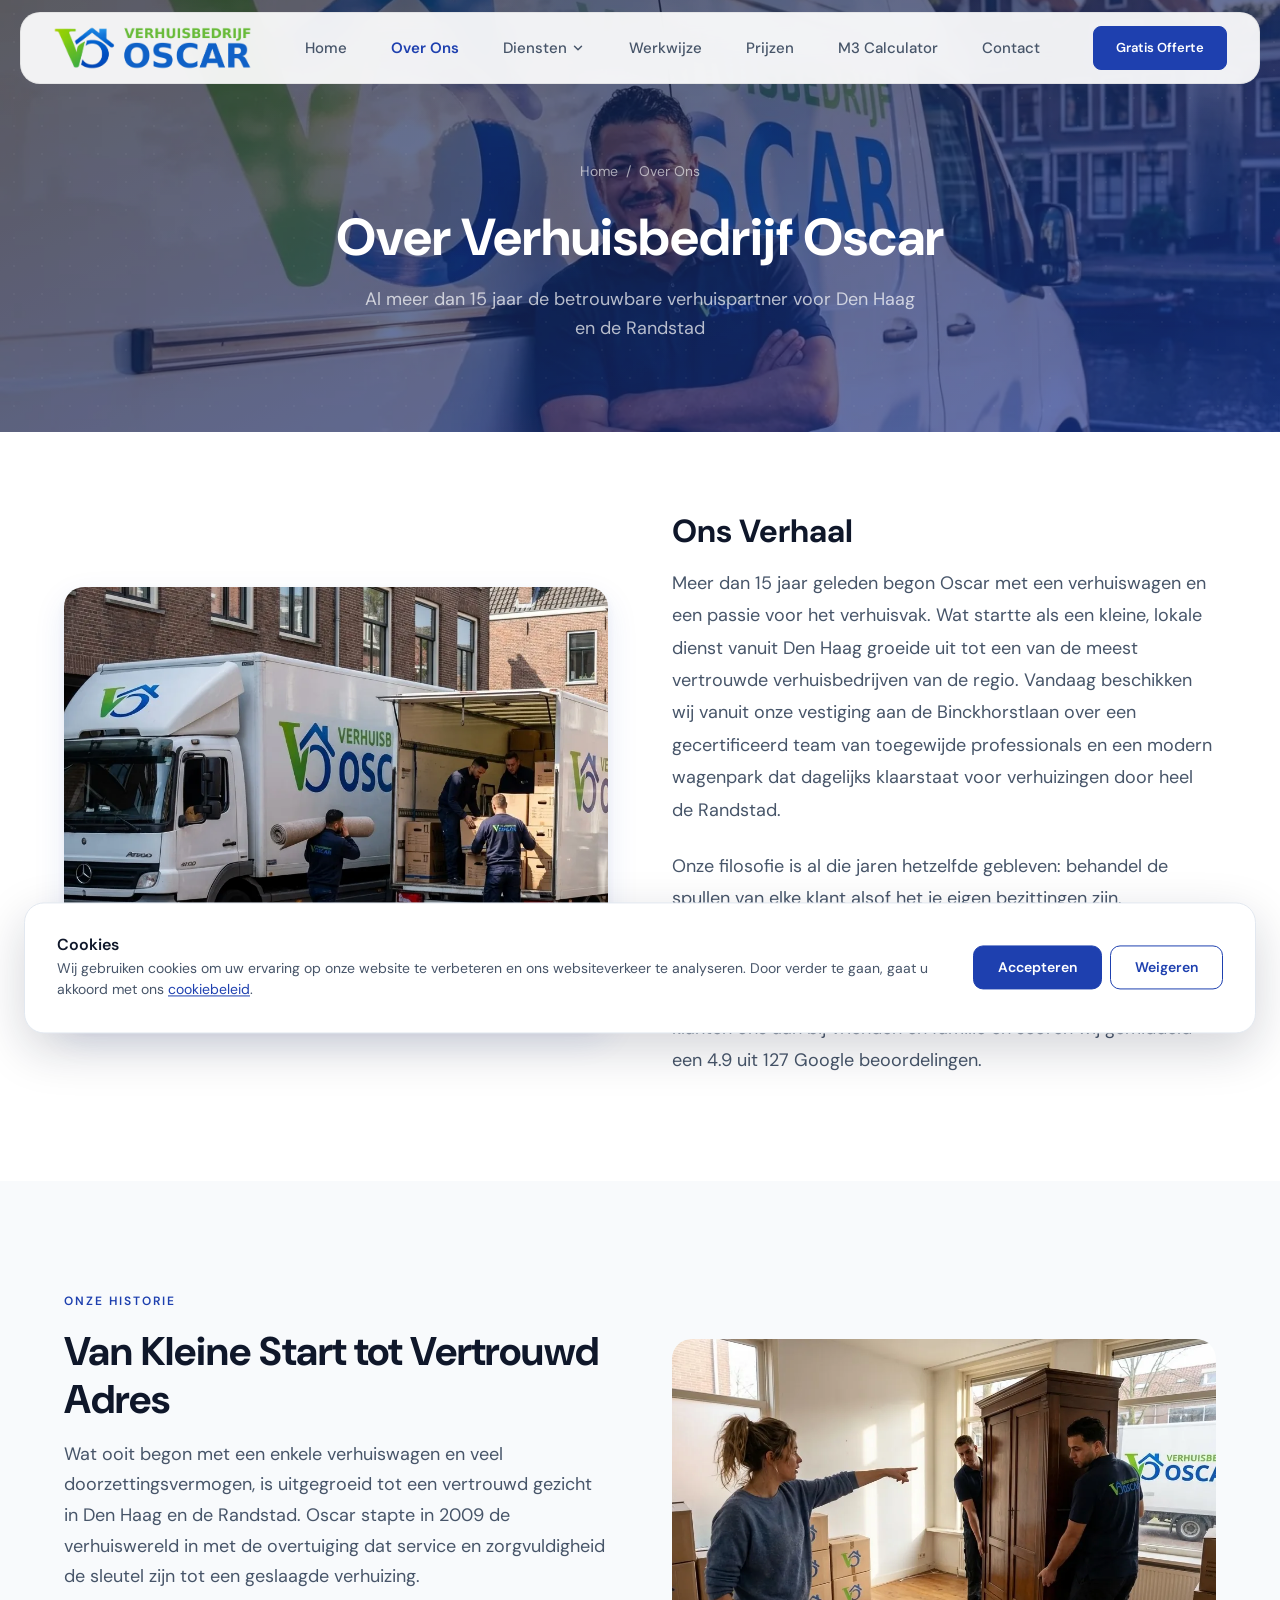
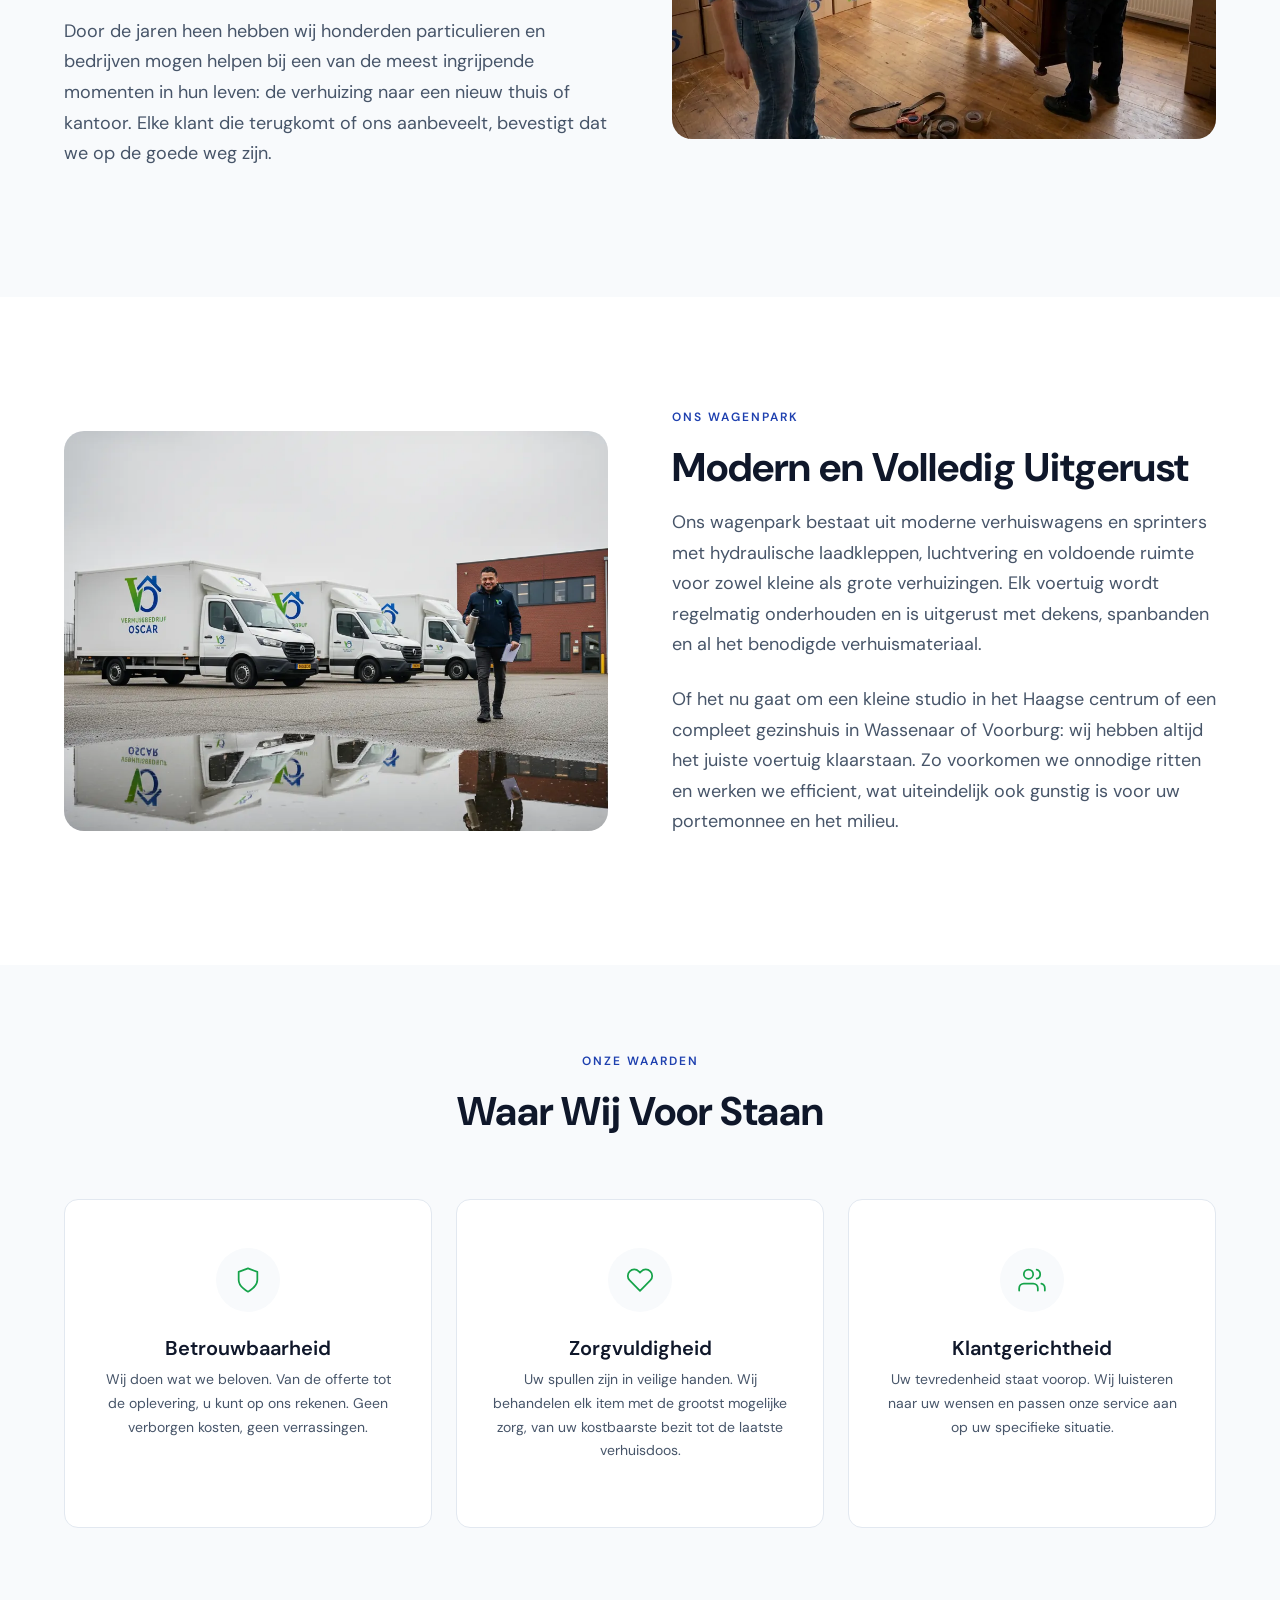
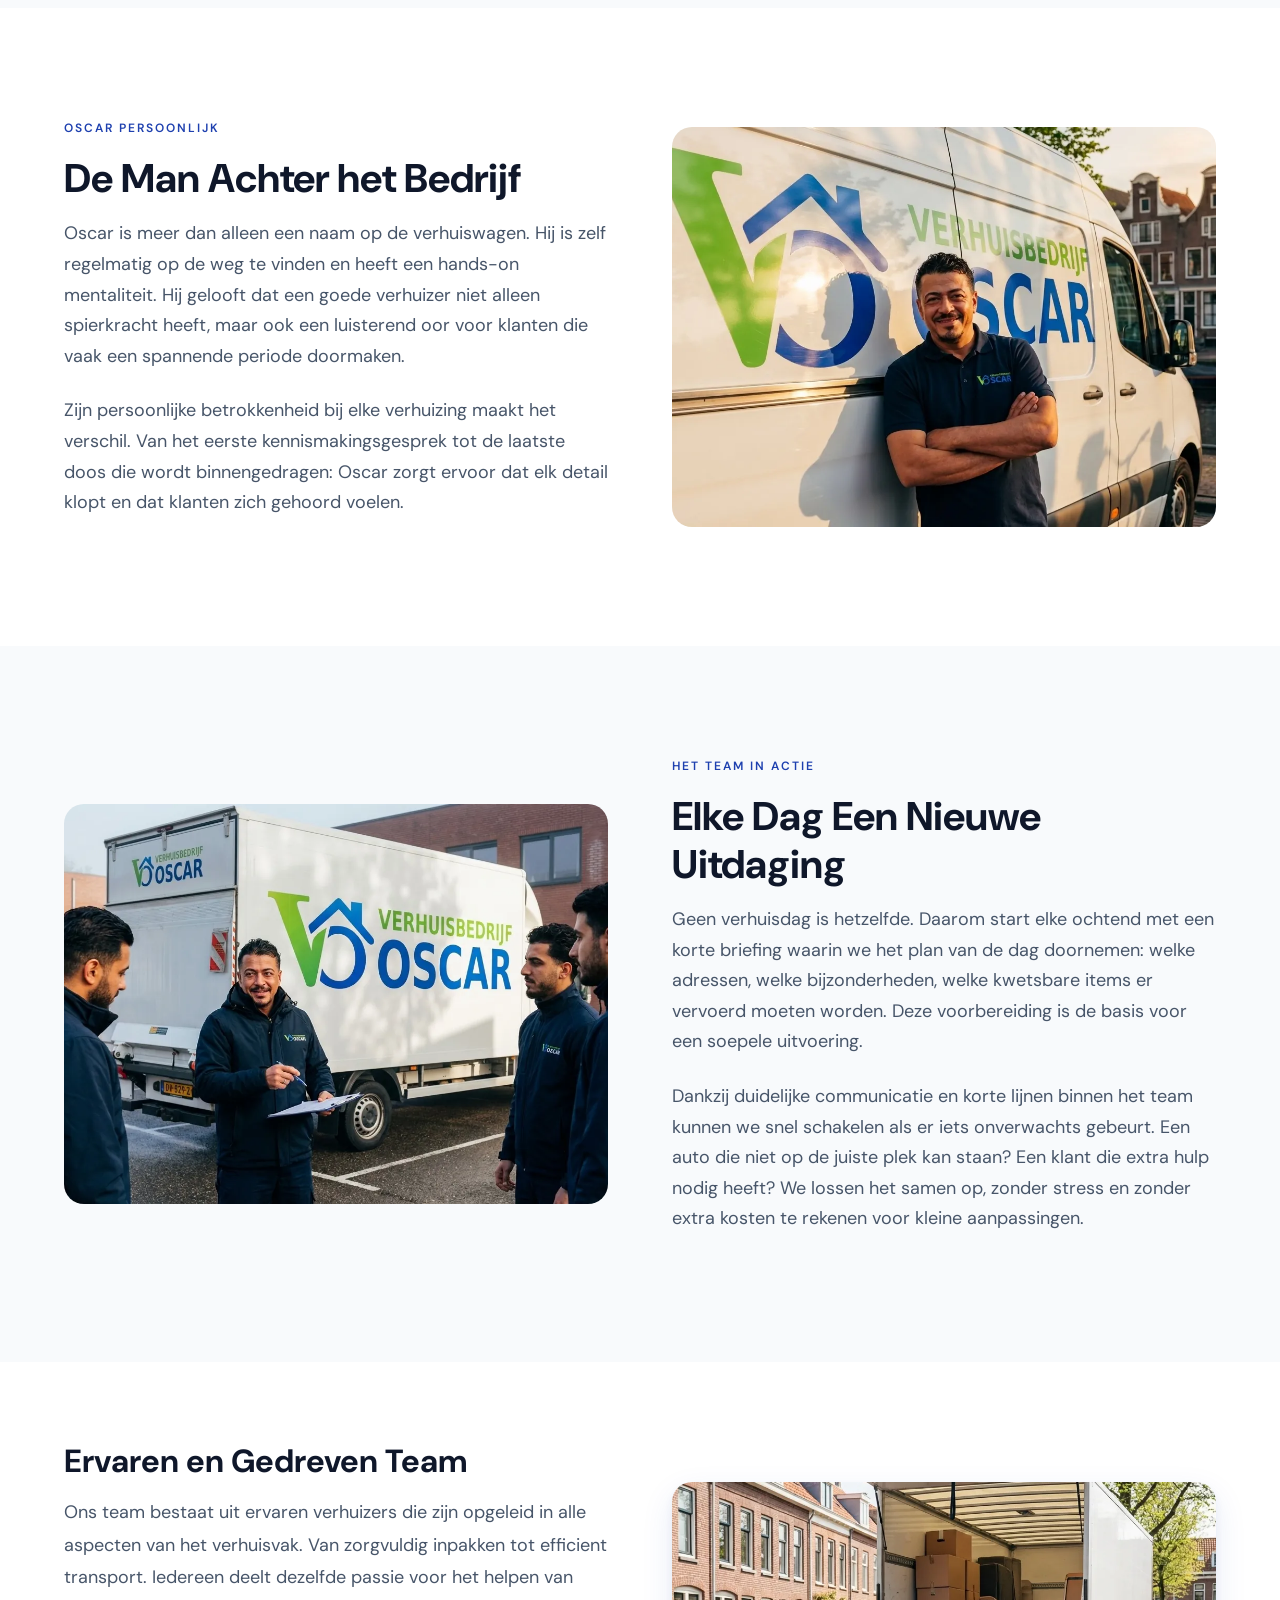
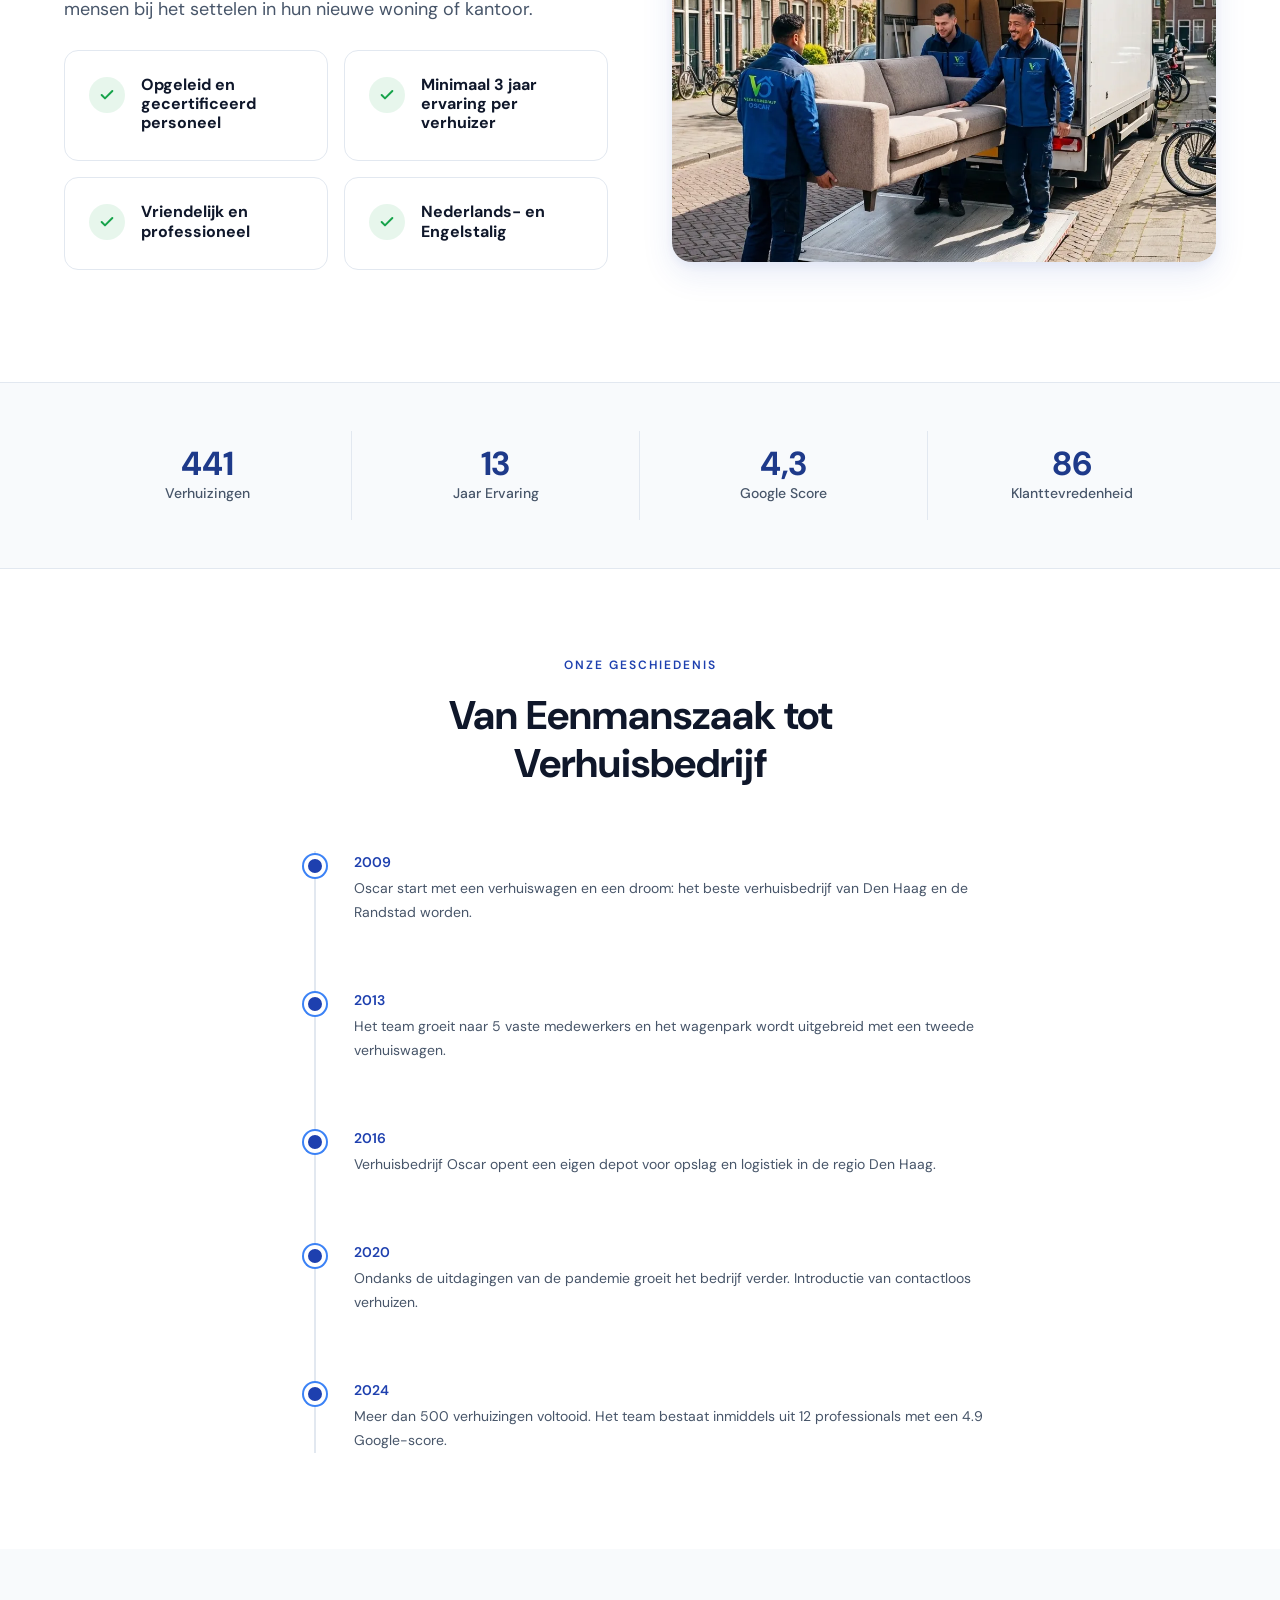
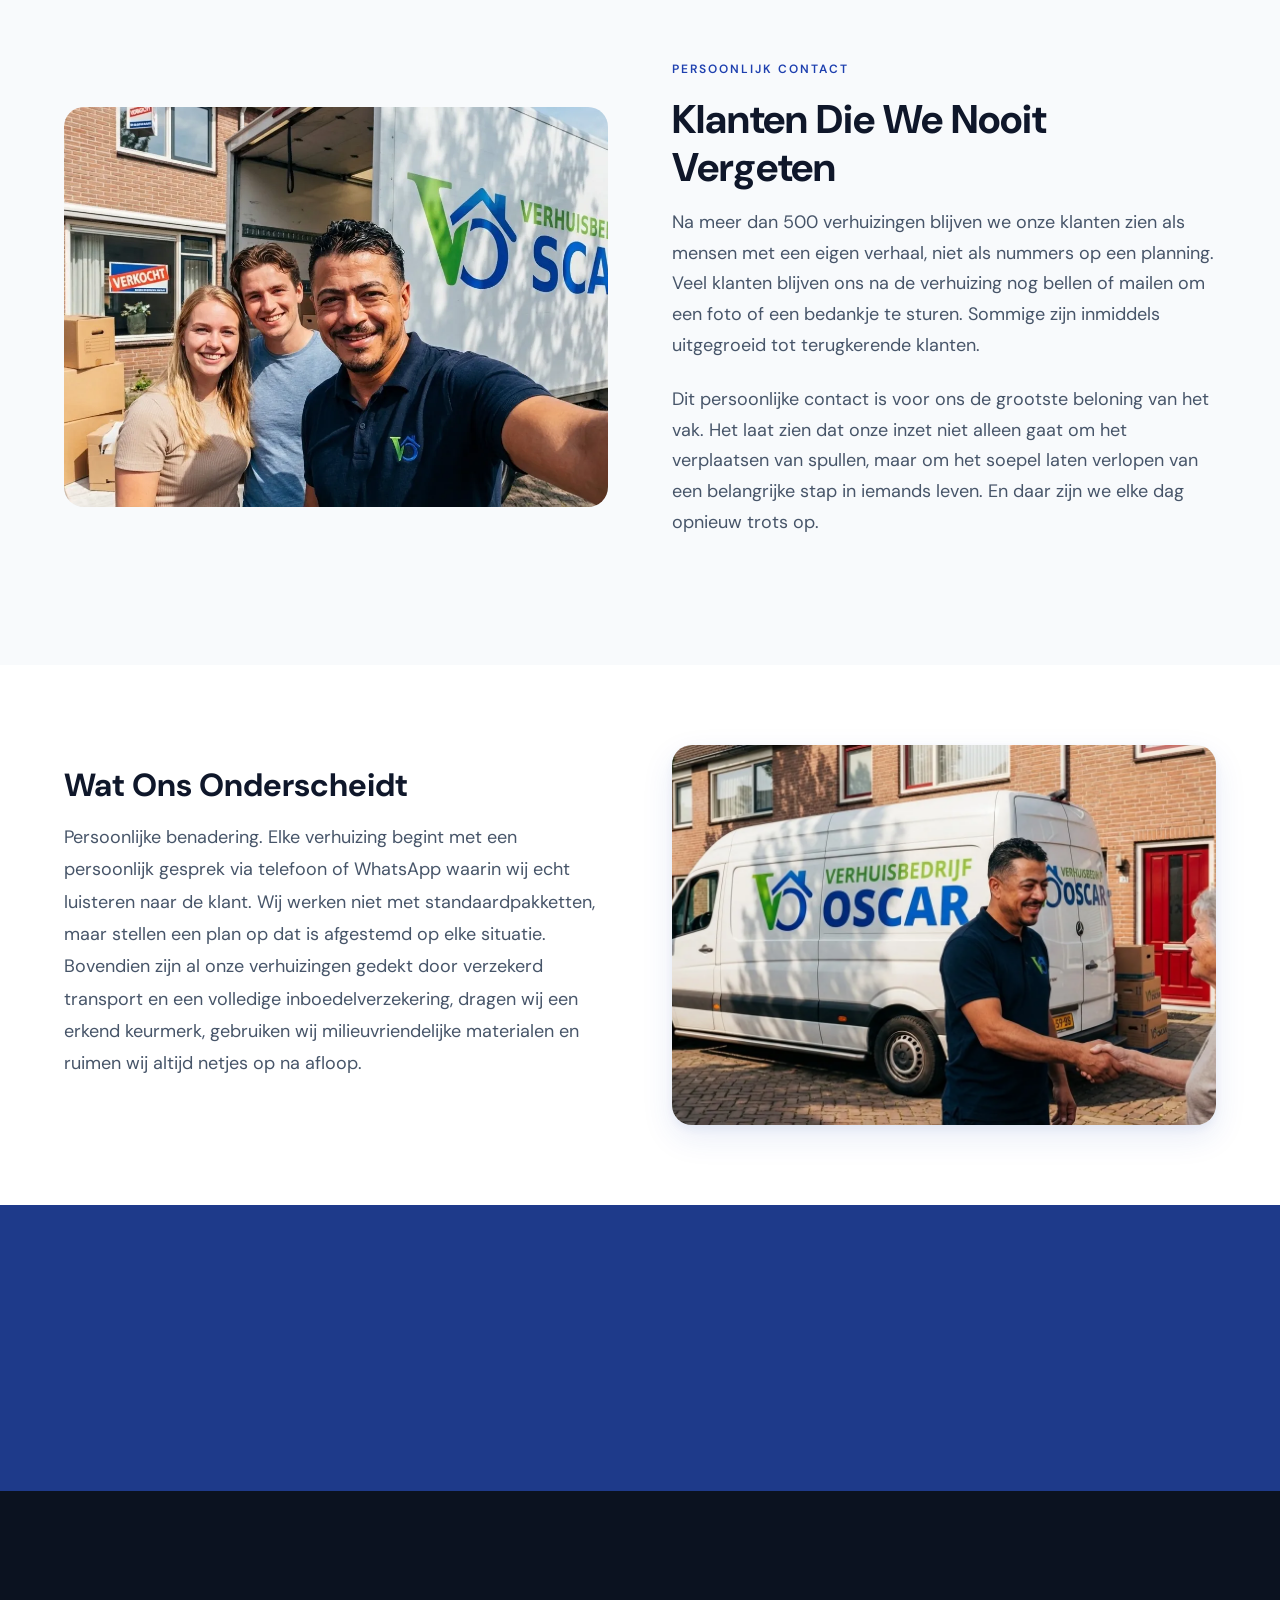
<file: over-ons.html>
<!DOCTYPE html>
<html lang="nl">
<head>
    <meta charset="UTF-8">
    <meta name="viewport" content="width=device-width, initial-scale=1, viewport-fit=cover">
    <title>Over Ons | Verhuisbedrijf Oscar Den Haag</title>
    <meta name="description" content="Verhuisbedrijf Oscar Den Haag: 15+ jaar ervaring, 4.9 uit 127 Google reviews, gecertificeerd team en verzekerd transport in de Randstad.">
    <meta name="robots" content="index, follow">
    <link rel="canonical" href="https://verhuisbedrijfoscar.nl/over-ons">

    <!-- Open Graph -->
    <meta property="og:type" content="website">
    <meta property="og:title" content="Over Ons | Verhuisbedrijf Oscar Den Haag">
    <meta property="og:description" content="Leer Verhuisbedrijf Oscar kennen - al meer dan 15 jaar de betrouwbare verhuispartner in Den Haag en de Randstad.">
    <meta property="og:url" content="https://verhuisbedrijfoscar.nl/over-ons">
    <meta property="og:site_name" content="Verhuisbedrijf Oscar">
    <meta property="og:locale" content="nl_NL">
    <meta property="og:image" content="https://verhuisbedrijfoscar.nl/images/og-image.jpg">
    <meta property="og:image:width" content="1200">
    <meta property="og:image:height" content="630">

    <!-- Twitter Card -->
    <meta name="twitter:card" content="summary_large_image">
    <meta name="twitter:title" content="Over Ons | Verhuisbedrijf Oscar Den Haag">
    <meta name="twitter:description" content="Leer Verhuisbedrijf Oscar kennen - al meer dan 15 jaar de betrouwbare verhuispartner in Den Haag en de Randstad.">
    <meta name="twitter:image" content="https://verhuisbedrijfoscar.nl/images/og-image.jpg">

    <!-- Favicon -->
    <link rel="icon" href="/images/favicon.ico" sizes="any">
    <link rel="icon" type="image/png" sizes="16x16" href="/images/favicon-16x16.png">
    <link rel="icon" type="image/png" sizes="32x32" href="/images/favicon-32x32.png">
    <link rel="apple-touch-icon" sizes="180x180" href="/images/apple-touch-icon.png">
    <link rel="manifest" href="/manifest.json">
    <meta name="theme-color" content="#1B75BB">

    <!-- Google Fonts -->
    <link rel="preconnect" href="https://fonts.googleapis.com">
    <link rel="preconnect" href="https://fonts.gstatic.com" crossorigin>
    <link href="https://fonts.googleapis.com/css2?family=DM+Sans:ital,opsz,wght@0,9..40,100..1000;1,9..40,100..1000&display=swap" rel="stylesheet">

    <!-- LCP hero image preload -->
    <link rel="preload" as="image" href="/images/fotos/30-oscar-leunt-tegen-bus-portret.webp" fetchpriority="high">

    <!-- Critical CSS -->
    <style>
        *,*::before,*::after{box-sizing:border-box;margin:0;padding:0}
        body{font-family:var(--font-body);color:var(--text);line-height:1.6;overflow-x:hidden}
        .header{position:fixed;top:0;left:0;width:100%;z-index:500}
        .container{max-width:1200px;margin:0 auto;padding:0 1.5rem}
    </style>

    <!-- Main Stylesheet -->
    <link rel="stylesheet" href="/css/style.css">
</head>
<body>

    <!-- Skip to main content (WCAG 2.4.1 Bypass Blocks) -->
    <a href="#main-content" class="skip-link">Direct naar hoofdinhoud</a>

    <!-- Cookie Banner -->
    <div id="cookie-banner" class="cookie-banner" role="dialog" aria-label="Cookiemelding" aria-hidden="false">
        <div class="cookie-banner__text">
            <h4>Cookies</h4>
            <p>Wij gebruiken cookies om uw ervaring op onze website te verbeteren en ons websiteverkeer te analyseren. Door verder te gaan, gaat u akkoord met ons <a href="/privacy">cookiebeleid</a>.</p>
        </div>
        <div class="cookie-banner__actions">
            <button class="btn btn-primary" id="cookie-accept" type="button">Accepteren</button>
            <button class="btn btn-outline" id="cookie-reject" type="button">Weigeren</button>
        </div>
    </div>

    <!-- Header -->
    <header class="header" id="header" role="banner">
        <div class="header__inner">
            <a href="/" class="header__logo" aria-label="Verhuisbedrijf Oscar - Terug naar homepagina">
                <img src="/images/logo-horizontaal.png" alt="Verhuisbedrijf Oscar" width="200" height="52">
            </a>
            <nav class="header__nav" aria-label="Hoofdnavigatie">
                <a href="/" class="header__nav-link">Home</a>
                <a href="/over-ons" class="header__nav-link active">Over Ons</a>
                <div class="header__nav-dropdown">
                    <button type="button" class="header__nav-link--has-dropdown" aria-expanded="false" aria-haspopup="true">Diensten<svg class="dropdown-chevron" xmlns="http://www.w3.org/2000/svg" width="14" height="14" viewBox="0 0 24 24" fill="none" stroke="currentColor" stroke-width="2.5" stroke-linecap="round" stroke-linejoin="round" aria-hidden="true"><polyline points="6 9 12 15 18 9"/></svg></button>
                    <div class="header__dropdown-menu">
                        <a href="/particuliere-verhuizing" class="header__dropdown-link"><div class="dropdown-icon"><svg xmlns="http://www.w3.org/2000/svg" width="20" height="20" viewBox="0 0 24 24" fill="none" stroke="currentColor" stroke-width="1.5" stroke-linecap="round" stroke-linejoin="round"><path d="M3 9l9-7 9 7v11a2 2 0 0 1-2 2H5a2 2 0 0 1-2-2z"/><polyline points="9 22 9 12 15 12 15 22"/></svg></div><div class="header__dropdown-link-text"><span>Particuliere Verhuizing</span><small>Woning- en inboedelverhuizing</small></div></a>
                        <a href="/zakelijke-verhuizing" class="header__dropdown-link"><div class="dropdown-icon"><svg xmlns="http://www.w3.org/2000/svg" width="20" height="20" viewBox="0 0 24 24" fill="none" stroke="currentColor" stroke-width="1.5" stroke-linecap="round" stroke-linejoin="round"><rect x="4" y="2" width="16" height="20" rx="2" ry="2"/><line x1="8" y1="6" x2="16" y2="6"/><line x1="8" y1="10" x2="16" y2="10"/><line x1="8" y1="14" x2="12" y2="14"/></svg></div><div class="header__dropdown-link-text"><span>Zakelijke Verhuizing</span><small>Kantoor- en bedrijfsverhuizing</small></div></a>
                        <a href="/spoedverhuizing" class="header__dropdown-link"><div class="dropdown-icon"><svg xmlns="http://www.w3.org/2000/svg" width="20" height="20" viewBox="0 0 24 24" fill="none" stroke="currentColor" stroke-width="1.5" stroke-linecap="round" stroke-linejoin="round"><circle cx="12" cy="12" r="10"/><polyline points="12 6 12 12 16 14"/></svg></div><div class="header__dropdown-link-text"><span>Spoedverhuizing</span><small>Snel en flexibel verhuizen</small></div></a>
                    </div>
                </div>
                <a href="/werkwijze" class="header__nav-link">Werkwijze</a>
                <a href="/prijs" class="header__nav-link">Prijzen</a>
                <a href="/m3-calculator" class="header__nav-link">M3 Calculator</a>
                <a href="/contact" class="header__nav-link">Contact</a>
            </nav>
            <div class="header__cta"><a href="/contact" class="btn btn-primary">Gratis Offerte</a></div>
            <div class="header__hamburger" id="hamburger-btn" role="button" tabindex="0" aria-label="Menu openen" aria-expanded="false" aria-controls="mobile-nav"><span></span><span></span><span></span></div>
        </div>
        <div class="mobile-nav" id="mobile-nav" aria-hidden="true" role="dialog" aria-label="Mobiel navigatiemenu">
            <a href="/" class="mobile-nav__link">Home</a>
            <a href="/over-ons" class="mobile-nav__link">Over Ons</a>
            <div class="mobile-nav__group"><span class="mobile-nav__group-title">Diensten</span>
                <a href="/particuliere-verhuizing" class="mobile-nav__link mobile-nav__link--sub">Particuliere Verhuizing</a>
                <a href="/zakelijke-verhuizing" class="mobile-nav__link mobile-nav__link--sub">Zakelijke Verhuizing</a>
                <a href="/spoedverhuizing" class="mobile-nav__link mobile-nav__link--sub">Spoedverhuizing</a>
            </div>
            <a href="/werkwijze" class="mobile-nav__link">Werkwijze</a>
            <a href="/prijs" class="mobile-nav__link">Prijzen</a>
            <a href="/m3-calculator" class="mobile-nav__link">M3 Calculator</a>
            <a href="/contact" class="mobile-nav__link">Contact</a>
            <div class="mobile-nav__cta">
                <a href="/contact" class="btn btn-primary btn-large">Gratis Offerte Aanvragen</a>
                <a href="tel:0618963271" class="mobile-nav__phone"><svg xmlns="http://www.w3.org/2000/svg" width="20" height="20" viewBox="0 0 24 24" fill="none" stroke="currentColor" stroke-width="2" stroke-linecap="round" stroke-linejoin="round"><path d="M22 16.92v3a2 2 0 0 1-2.18 2 19.79 19.79 0 0 1-8.63-3.07 19.5 19.5 0 0 1-6-6 19.79 19.79 0 0 1-3.07-8.67A2 2 0 0 1 4.11 2h3a2 2 0 0 1 2 1.72 12.84 12.84 0 0 0 .7 2.81 2 2 0 0 1-.45 2.11L8.09 9.91a16 16 0 0 0 6 6l1.27-1.27a2 2 0 0 1 2.11-.45 12.84 12.84 0 0 0 2.81.7A2 2 0 0 1 22 16.92z"/></svg>06-18963271</a>
            </div>
        </div>
    </header>

    <main id="main-content" tabindex="-1">

        <!-- Page Hero -->
        <section class="page-hero" style="--hero-bg: url('/images/fotos/30-oscar-leunt-tegen-bus-portret.webp')">
            <div class="container">
                <div class="page-hero__content">
                    <nav class="page-hero__breadcrumb" aria-label="Breadcrumb">
                        <a href="/">Home</a>
                        <span aria-hidden="true">/</span>
                        <span>Over Ons</span>
                    </nav>
                    <h1>Over Verhuisbedrijf Oscar</h1>
                    <p>Al meer dan 15 jaar de betrouwbare verhuispartner voor Den Haag en de Randstad</p>
                </div>
            </div>
        </section>

        <!-- Company Story: Photo LEFT, Content RIGHT -->
        <section class="section-padding" aria-labelledby="ons-verhaal-heading">
            <div class="container">
                <div class="over-ons-intro">
                    <div class="over-ons-intro__image">
                        <img src="/images/fotos/15-twee-trucks-zij-aan-zij.webp" alt="Verhuiswagens van Verhuisbedrijf Oscar klaar voor vertrek" width="600" height="440">
                    </div>
                    <div class="over-ons-intro__content">
                        <h2 id="ons-verhaal-heading">Ons Verhaal</h2>
                        <p>Meer dan 15 jaar geleden begon Oscar met een verhuiswagen en een passie voor het verhuisvak. Wat startte als een kleine, lokale dienst vanuit Den Haag groeide uit tot een van de meest vertrouwde verhuisbedrijven van de regio. Vandaag beschikken wij vanuit onze vestiging aan de Binckhorstlaan over een gecertificeerd team van toegewijde professionals en een modern wagenpark dat dagelijks klaarstaat voor verhuizingen door heel de Randstad.</p>
                        <p>Onze filosofie is al die jaren hetzelfde gebleven: behandel de spullen van elke klant alsof het je eigen bezittingen zijn. Persoonlijke aandacht, transparante prijzen en geen verrassingen. Elke verhuizing wordt uitgevoerd met verzekerd transport en een complete inboedelverzekering. Daarom beveelt 98% van onze klanten ons aan bij vrienden en familie en scoren wij gemiddeld een 4.9 uit 127 Google beoordelingen.</p>
                    </div>
                </div>
            </div>
        </section>

        <!-- Onze Historie: Content LEFT, Photo RIGHT (reversed) -->
        <section class="section-padding bg-light" aria-labelledby="historie-heading">
            <div class="container">
                <div class="about-block about-block--reversed">
                    <div class="about-block__image">
                        <img src="/images/fotos/05-klant-wijst-kast.webp" alt="Verhuisbedrijf Oscar door de jaren heen" width="600" height="400" loading="lazy" decoding="async">
                    </div>
                    <div class="about-block__content">
                        <span class="section-tag">Onze Historie</span>
                        <h2 id="historie-heading">Van Kleine Start tot Vertrouwd Adres</h2>
                        <p>Wat ooit begon met een enkele verhuiswagen en veel doorzettingsvermogen, is uitgegroeid tot een vertrouwd gezicht in Den Haag en de Randstad. Oscar stapte in 2009 de verhuiswereld in met de overtuiging dat service en zorgvuldigheid de sleutel zijn tot een geslaagde verhuizing.</p>
                        <p>Door de jaren heen hebben wij honderden particulieren en bedrijven mogen helpen bij een van de meest ingrijpende momenten in hun leven: de verhuizing naar een nieuw thuis of kantoor. Elke klant die terugkomt of ons aanbeveelt, bevestigt dat we op de goede weg zijn.</p>
                    </div>
                </div>
            </div>
        </section>

        <!-- Ons Wagenpark: Photo LEFT, Content RIGHT -->
        <section class="section-padding" aria-labelledby="wagenpark-heading">
            <div class="container">
                <div class="about-block">
                    <div class="about-block__image">
                        <img src="/images/fotos/33-depot-fleet.webp" alt="Modern wagenpark van Verhuisbedrijf Oscar" width="600" height="400" loading="lazy" decoding="async">
                    </div>
                    <div class="about-block__content">
                        <span class="section-tag">Ons Wagenpark</span>
                        <h2 id="wagenpark-heading">Modern en Volledig Uitgerust</h2>
                        <p>Ons wagenpark bestaat uit moderne verhuiswagens en sprinters met hydraulische laadkleppen, luchtvering en voldoende ruimte voor zowel kleine als grote verhuizingen. Elk voertuig wordt regelmatig onderhouden en is uitgerust met dekens, spanbanden en al het benodigde verhuismateriaal.</p>
                        <p>Of het nu gaat om een kleine studio in het Haagse centrum of een compleet gezinshuis in Wassenaar of Voorburg: wij hebben altijd het juiste voertuig klaarstaan. Zo voorkomen we onnodige ritten en werken we efficient, wat uiteindelijk ook gunstig is voor uw portemonnee en het milieu.</p>
                    </div>
                </div>
            </div>
        </section>

        <!-- Values Section -->
        <section class="section-padding bg-light" aria-labelledby="waarden-heading">
            <div class="container">
                <div class="section-header">
                    <span class="section-tag">Onze Waarden</span>
                    <h2 id="waarden-heading">Waar Wij Voor Staan</h2>
                </div>
                <div class="values-grid">
                    <div class="value-card">
                        <div class="value-card__icon">
                            <svg xmlns="http://www.w3.org/2000/svg" width="28" height="28" viewBox="0 0 24 24" fill="none" stroke="currentColor" stroke-width="1.5" stroke-linecap="round" stroke-linejoin="round" aria-hidden="true"><path d="M12 22s8-4 8-10V5l-8-3-8 3v7c0 6 8 10 8 10z"/></svg>
                        </div>
                        <h4>Betrouwbaarheid</h4>
                        <p>Wij doen wat we beloven. Van de offerte tot de oplevering, u kunt op ons rekenen. Geen verborgen kosten, geen verrassingen.</p>
                    </div>
                    <div class="value-card">
                        <div class="value-card__icon">
                            <svg xmlns="http://www.w3.org/2000/svg" width="28" height="28" viewBox="0 0 24 24" fill="none" stroke="currentColor" stroke-width="1.5" stroke-linecap="round" stroke-linejoin="round" aria-hidden="true"><path d="M20.84 4.61a5.5 5.5 0 0 0-7.78 0L12 5.67l-1.06-1.06a5.5 5.5 0 0 0-7.78 7.78l1.06 1.06L12 21.23l7.78-7.78 1.06-1.06a5.5 5.5 0 0 0 0-7.78z"/></svg>
                        </div>
                        <h4>Zorgvuldigheid</h4>
                        <p>Uw spullen zijn in veilige handen. Wij behandelen elk item met de grootst mogelijke zorg, van uw kostbaarste bezit tot de laatste verhuisdoos.</p>
                    </div>
                    <div class="value-card">
                        <div class="value-card__icon">
                            <svg xmlns="http://www.w3.org/2000/svg" width="28" height="28" viewBox="0 0 24 24" fill="none" stroke="currentColor" stroke-width="1.5" stroke-linecap="round" stroke-linejoin="round" aria-hidden="true"><path d="M17 21v-2a4 4 0 0 0-4-4H5a4 4 0 0 0-4 4v2"/><circle cx="9" cy="7" r="4"/><path d="M23 21v-2a4 4 0 0 0-3-3.87"/><path d="M16 3.13a4 4 0 0 1 0 7.75"/></svg>
                        </div>
                        <h4>Klantgerichtheid</h4>
                        <p>Uw tevredenheid staat voorop. Wij luisteren naar uw wensen en passen onze service aan op uw specifieke situatie.</p>
                    </div>
                </div>
            </div>
        </section>

        <!-- Oscar Persoonlijk: Content LEFT, Photo RIGHT (reversed) -->
        <section class="section-padding" aria-labelledby="oscar-persoonlijk-heading">
            <div class="container">
                <div class="about-block about-block--reversed">
                    <div class="about-block__image">
                        <img src="/images/fotos/30-oscar-leunt-tegen-bus-portret.webp" alt="Oscar, oprichter van Verhuisbedrijf Oscar" width="600" height="400" loading="lazy" decoding="async">
                    </div>
                    <div class="about-block__content">
                        <span class="section-tag">Oscar Persoonlijk</span>
                        <h2 id="oscar-persoonlijk-heading">De Man Achter het Bedrijf</h2>
                        <p>Oscar is meer dan alleen een naam op de verhuiswagen. Hij is zelf regelmatig op de weg te vinden en heeft een hands-on mentaliteit. Hij gelooft dat een goede verhuizer niet alleen spierkracht heeft, maar ook een luisterend oor voor klanten die vaak een spannende periode doormaken.</p>
                        <p>Zijn persoonlijke betrokkenheid bij elke verhuizing maakt het verschil. Van het eerste kennismakingsgesprek tot de laatste doos die wordt binnengedragen: Oscar zorgt ervoor dat elk detail klopt en dat klanten zich gehoord voelen.</p>
                    </div>
                </div>
            </div>
        </section>

        <!-- Ons Team in Actie: Photo LEFT, Content RIGHT -->
        <section class="section-padding bg-light" aria-labelledby="team-briefing-heading">
            <div class="container">
                <div class="about-block">
                    <div class="about-block__image">
                        <img src="/images/fotos/24-oscar-team-briefing.webp" alt="Oscar geeft een briefing aan het verhuisteam" width="600" height="400" loading="lazy" decoding="async">
                    </div>
                    <div class="about-block__content">
                        <span class="section-tag">Het Team in Actie</span>
                        <h2 id="team-briefing-heading">Elke Dag Een Nieuwe Uitdaging</h2>
                        <p>Geen verhuisdag is hetzelfde. Daarom start elke ochtend met een korte briefing waarin we het plan van de dag doornemen: welke adressen, welke bijzonderheden, welke kwetsbare items er vervoerd moeten worden. Deze voorbereiding is de basis voor een soepele uitvoering.</p>
                        <p>Dankzij duidelijke communicatie en korte lijnen binnen het team kunnen we snel schakelen als er iets onverwachts gebeurt. Een auto die niet op de juiste plek kan staan? Een klant die extra hulp nodig heeft? We lossen het samen op, zonder stress en zonder extra kosten te rekenen voor kleine aanpassingen.</p>
                    </div>
                </div>
            </div>
        </section>

        <!-- Team Block: Content LEFT, Photo RIGHT (reversed) -->
        <section class="section-padding" aria-labelledby="team-heading">
            <div class="container">
                <div class="dienst-block dienst-block--reversed">
                    <div class="dienst-block__image">
                        <img src="/images/fotos/37-team-loading-truck.webp" alt="Verhuisteam laadt verhuiswagen" width="600" height="380" loading="lazy" decoding="async">
                    </div>
                    <div class="dienst-block__content">
                        <h2 id="team-heading">Ervaren en Gedreven Team</h2>
                        <p>Ons team bestaat uit ervaren verhuizers die zijn opgeleid in alle aspecten van het verhuisvak. Van zorgvuldig inpakken tot efficient transport. Iedereen deelt dezelfde passie voor het helpen van mensen bij het settelen in hun nieuwe woning of kantoor.</p>
                        <div class="why-oscar__list" role="list">
                            <div class="why-oscar__item" role="listitem">
                                <div class="why-oscar__item-check" aria-hidden="true">
                                    <svg xmlns="http://www.w3.org/2000/svg" width="16" height="16" viewBox="0 0 24 24" fill="none" stroke="currentColor" stroke-width="3" stroke-linecap="round" stroke-linejoin="round"><polyline points="20 6 9 17 4 12"/></svg>
                                </div>
                                <div class="why-oscar__item-content">
                                    <h4>Opgeleid en gecertificeerd personeel</h4>
                                </div>
                            </div>
                            <div class="why-oscar__item" role="listitem">
                                <div class="why-oscar__item-check" aria-hidden="true">
                                    <svg xmlns="http://www.w3.org/2000/svg" width="16" height="16" viewBox="0 0 24 24" fill="none" stroke="currentColor" stroke-width="3" stroke-linecap="round" stroke-linejoin="round"><polyline points="20 6 9 17 4 12"/></svg>
                                </div>
                                <div class="why-oscar__item-content">
                                    <h4>Minimaal 3 jaar ervaring per verhuizer</h4>
                                </div>
                            </div>
                            <div class="why-oscar__item" role="listitem">
                                <div class="why-oscar__item-check" aria-hidden="true">
                                    <svg xmlns="http://www.w3.org/2000/svg" width="16" height="16" viewBox="0 0 24 24" fill="none" stroke="currentColor" stroke-width="3" stroke-linecap="round" stroke-linejoin="round"><polyline points="20 6 9 17 4 12"/></svg>
                                </div>
                                <div class="why-oscar__item-content">
                                    <h4>Vriendelijk en professioneel</h4>
                                </div>
                            </div>
                            <div class="why-oscar__item" role="listitem">
                                <div class="why-oscar__item-check" aria-hidden="true">
                                    <svg xmlns="http://www.w3.org/2000/svg" width="16" height="16" viewBox="0 0 24 24" fill="none" stroke="currentColor" stroke-width="3" stroke-linecap="round" stroke-linejoin="round"><polyline points="20 6 9 17 4 12"/></svg>
                                </div>
                                <div class="why-oscar__item-content">
                                    <h4>Nederlands- en Engelstalig</h4>
                                </div>
                            </div>
                        </div>
                    </div>
                </div>
            </div>
        </section>

        <!-- Stats Bar -->
        <section class="stats section-padding" aria-label="Bedrijfscijfers">
            <div class="container">
                <div class="stats__grid">
                    <div class="stat-item">
                        <div class="stat-item__number" data-target="500">0<span>+</span></div>
                        <div class="stat-item__label">Verhuizingen</div>
                    </div>
                    <div class="stat-item">
                        <div class="stat-item__number" data-target="15">0</div>
                        <div class="stat-item__label">Jaar Ervaring</div>
                    </div>
                    <div class="stat-item">
                        <div class="stat-item__number" data-target="4.9" data-decimal="true">0</div>
                        <div class="stat-item__label">Google Score</div>
                    </div>
                    <div class="stat-item">
                        <div class="stat-item__number" data-target="98">0<span>%</span></div>
                        <div class="stat-item__label">Klanttevredenheid</div>
                    </div>
                </div>
            </div>
        </section>

        <!-- Timeline Section -->
        <section class="section-padding" aria-labelledby="geschiedenis-heading">
            <div class="container">
                <div class="section-header">
                    <span class="section-tag">Onze Geschiedenis</span>
                    <h2 id="geschiedenis-heading">Van Eenmanszaak tot Verhuisbedrijf</h2>
                </div>
                <div class="timeline">
                    <div class="timeline__item">
                        <div class="timeline__dot"></div>
                        <div class="timeline__year">2009</div>
                        <p>Oscar start met een verhuiswagen en een droom: het beste verhuisbedrijf van Den Haag en de Randstad worden.</p>
                    </div>
                    <div class="timeline__item">
                        <div class="timeline__dot"></div>
                        <div class="timeline__year">2013</div>
                        <p>Het team groeit naar 5 vaste medewerkers en het wagenpark wordt uitgebreid met een tweede verhuiswagen.</p>
                    </div>
                    <div class="timeline__item">
                        <div class="timeline__dot"></div>
                        <div class="timeline__year">2016</div>
                        <p>Verhuisbedrijf Oscar opent een eigen depot voor opslag en logistiek in de regio Den Haag.</p>
                    </div>
                    <div class="timeline__item">
                        <div class="timeline__dot"></div>
                        <div class="timeline__year">2020</div>
                        <p>Ondanks de uitdagingen van de pandemie groeit het bedrijf verder. Introductie van contactloos verhuizen.</p>
                    </div>
                    <div class="timeline__item">
                        <div class="timeline__dot"></div>
                        <div class="timeline__year">2024</div>
                        <p>Meer dan 500 verhuizingen voltooid. Het team bestaat inmiddels uit 12 professionals met een 4.9 Google-score.</p>
                    </div>
                </div>
            </div>
        </section>

        <!-- Persoonlijk Contact: Photo LEFT, Content RIGHT -->
        <section class="section-padding bg-light" aria-labelledby="persoonlijk-contact-heading">
            <div class="container">
                <div class="about-block">
                    <div class="about-block__image">
                        <img src="/images/fotos/28-oscar-selfie-met-klant.webp" alt="Oscar met een tevreden klant na een geslaagde verhuizing" width="600" height="400" loading="lazy" decoding="async">
                    </div>
                    <div class="about-block__content">
                        <span class="section-tag">Persoonlijk Contact</span>
                        <h2 id="persoonlijk-contact-heading">Klanten Die We Nooit Vergeten</h2>
                        <p>Na meer dan 500 verhuizingen blijven we onze klanten zien als mensen met een eigen verhaal, niet als nummers op een planning. Veel klanten blijven ons na de verhuizing nog bellen of mailen om een foto of een bedankje te sturen. Sommige zijn inmiddels uitgegroeid tot terugkerende klanten.</p>
                        <p>Dit persoonlijke contact is voor ons de grootste beloning van het vak. Het laat zien dat onze inzet niet alleen gaat om het verplaatsen van spullen, maar om het soepel laten verlopen van een belangrijke stap in iemands leven. En daar zijn we elke dag opnieuw trots op.</p>
                    </div>
                </div>
            </div>
        </section>

        <!-- What Makes Us Different: Content LEFT, Photo RIGHT (reversed) -->
        <section class="section-padding" aria-labelledby="onderscheidt-heading">
            <div class="container">
                <div class="dienst-block dienst-block--reversed">
                    <div class="dienst-block__image">
                        <img src="/images/fotos/21-oscar-klant-handdruk.webp" alt="Oscar geeft een klant een hand bij de oplevering van de verhuizing" width="600" height="380" loading="lazy" decoding="async">
                    </div>
                    <div class="dienst-block__content">
                        <h2 id="onderscheidt-heading">Wat Ons Onderscheidt</h2>
                        <p>Persoonlijke benadering. Elke verhuizing begint met een persoonlijk gesprek via telefoon of WhatsApp waarin wij echt luisteren naar de klant. Wij werken niet met standaardpakketten, maar stellen een plan op dat is afgestemd op elke situatie. Bovendien zijn al onze verhuizingen gedekt door verzekerd transport en een volledige inboedelverzekering, dragen wij een erkend keurmerk, gebruiken wij milieuvriendelijke materialen en ruimen wij altijd netjes op na afloop.</p>
                    </div>
                </div>
            </div>
        </section>

        <!-- CTA Section -->
        <section class="cta-section" aria-labelledby="cta-heading">
            <div class="container">
                <div class="cta-section__content">
                    <div class="cta-section__left">
                        <h2 id="cta-heading">Maak Kennis met Ons Team</h2>
                        <p>Plan een vrijblijvende kennismaking of vraag direct een offerte aan.</p>
                        <div class="cta-section__phone">
                            <div class="cta-section__phone-icon">
                                <svg xmlns="http://www.w3.org/2000/svg" width="24" height="24" viewBox="0 0 24 24" fill="none" stroke="currentColor" stroke-width="2" stroke-linecap="round" stroke-linejoin="round" aria-hidden="true"><path d="M22 16.92v3a2 2 0 0 1-2.18 2 19.79 19.79 0 0 1-8.63-3.07 19.5 19.5 0 0 1-6-6 19.79 19.79 0 0 1-3.07-8.67A2 2 0 0 1 4.11 2h3a2 2 0 0 1 2 1.72 12.84 12.84 0 0 0 .7 2.81 2 2 0 0 1-.45 2.11L8.09 9.91a16 16 0 0 0 6 6l1.27-1.27a2 2 0 0 1 2.11-.45 12.84 12.84 0 0 0 2.81.7A2 2 0 0 1 22 16.92z"/></svg>
                            </div>
                            <div>
                                <a href="tel:0618963271" class="cta-section__phone-number">06-18963271</a>
                                <div class="cta-section__phone-label">Ma-Vr: 08:00 - 20:00 | Za: 09:00 - 18:00 | Zo: 10:00 - 16:00</div>
                            </div>
                        </div>
                    </div>
                    <div class="cta-section__right">
                        <a href="/contact" class="btn btn-primary btn-large">
                            Gratis Offerte Aanvragen
                            <svg xmlns="http://www.w3.org/2000/svg" width="18" height="18" viewBox="0 0 24 24" fill="none" stroke="currentColor" stroke-width="2" stroke-linecap="round" stroke-linejoin="round" aria-hidden="true"><line x1="5" y1="12" x2="19" y2="12"/><polyline points="12 5 19 12 12 19"/></svg>
                        </a>
                        <a href="tel:0618963271" class="btn btn-outline-white btn-large">
                            <svg xmlns="http://www.w3.org/2000/svg" width="18" height="18" viewBox="0 0 24 24" fill="none" stroke="currentColor" stroke-width="2" stroke-linecap="round" stroke-linejoin="round" aria-hidden="true"><path d="M22 16.92v3a2 2 0 0 1-2.18 2 19.79 19.79 0 0 1-8.63-3.07 19.5 19.5 0 0 1-6-6 19.79 19.79 0 0 1-3.07-8.67A2 2 0 0 1 4.11 2h3a2 2 0 0 1 2 1.72 12.84 12.84 0 0 0 .7 2.81 2 2 0 0 1-.45 2.11L8.09 9.91a16 16 0 0 0 6 6l1.27-1.27a2 2 0 0 1 2.11-.45 12.84 12.84 0 0 0 2.81.7A2 2 0 0 1 22 16.92z"/></svg>
                            Bel 06-18963271
                        </a>
                    </div>
                </div>
            </div>
        </section>

    </main>

    <!-- Footer -->
    <footer class="footer" role="contentinfo">
        <div class="footer__accent" aria-hidden="true"></div>
        <div class="footer__glow" aria-hidden="true"></div>
        <div class="container">
            <div class="footer__grid">
                <div class="footer__brand">
                    <a href="/" class="footer__logo" aria-label="Verhuisbedrijf Oscar - Home">
                        <img src="/images/logo-horizontaal.png" alt="Verhuisbedrijf Oscar" width="180" height="48">
                    </a>
                    <p class="footer__brand-text">Uw verhuizing, onze zorg. Al meer dan 15 jaar de betrouwbare verhuispartner voor particulieren en bedrijven in Den Haag en de Randstad.</p>
                    <div class="footer__socials">
                        <a href="#" aria-label="Verhuisbedrijf Oscar op Facebook" class="footer__social-link">
                            <svg xmlns="http://www.w3.org/2000/svg" width="18" height="18" viewBox="0 0 24 24" fill="currentColor" aria-hidden="true"><path d="M18 2h-3a5 5 0 0 0-5 5v3H7v4h3v8h4v-8h3l1-4h-4V7a1 1 0 0 1 1-1h3z"/></svg>
                        </a>
                        <a href="#" aria-label="Verhuisbedrijf Oscar op Instagram" class="footer__social-link">
                            <svg xmlns="http://www.w3.org/2000/svg" width="18" height="18" viewBox="0 0 24 24" fill="none" stroke="currentColor" stroke-width="2" stroke-linecap="round" stroke-linejoin="round" aria-hidden="true"><rect x="2" y="2" width="20" height="20" rx="5" ry="5"/><path d="M16 11.37A4 4 0 1 1 12.63 8 4 4 0 0 1 16 11.37z"/><line x1="17.5" y1="6.5" x2="17.51" y2="6.5"/></svg>
                        </a>
                        <a href="#" aria-label="Verhuisbedrijf Oscar op LinkedIn" class="footer__social-link">
                            <svg xmlns="http://www.w3.org/2000/svg" width="18" height="18" viewBox="0 0 24 24" fill="currentColor" aria-hidden="true"><path d="M16 8a6 6 0 0 1 6 6v7h-4v-7a2 2 0 0 0-2-2 2 2 0 0 0-2 2v7h-4v-7a6 6 0 0 1 6-6z"/><rect x="2" y="9" width="4" height="12"/><circle cx="4" cy="4" r="2"/></svg>
                        </a>
                    </div>
                    <dl class="footer__legal-ids">
                        <div>
                            <dt>KvK</dt>
                            <dd>87654321</dd>
                        </div>
                        <div>
                            <dt>BTW</dt>
                            <dd>NL004567890B01</dd>
                        </div>
                    </dl>
                </div>

                <div class="footer__col">
                    <h3 class="footer__column-title">Diensten</h3>
                    <nav class="footer__nav" aria-label="Diensten navigatie">
                        <a href="/particuliere-verhuizing" class="footer__nav-link">Particuliere Verhuizing</a>
                        <a href="/zakelijke-verhuizing" class="footer__nav-link">Zakelijke Verhuizing</a>
                        <a href="/spoedverhuizing" class="footer__nav-link">Spoedverhuizing</a>
                        <a href="/prijs" class="footer__nav-link">Prijzen</a>
                        <a href="/werkwijze" class="footer__nav-link">Werkwijze</a>
                        <a href="/over-ons" class="footer__nav-link">Over Ons</a>
                        <a href="/contact" class="footer__nav-link">Contact</a>
                    </nav>
                </div>

                <div class="footer__col">
                    <h3 class="footer__column-title">Contact</h3>
                    <address class="footer__contact">
                        <a href="https://www.google.com/maps/search/?api=1&amp;query=Binckhorstlaan+50+Den+Haag" target="_blank" rel="noopener noreferrer" class="footer__contact-item">
                            <span class="footer__contact-icon">
                                <svg xmlns="http://www.w3.org/2000/svg" width="16" height="16" viewBox="0 0 24 24" fill="none" stroke="currentColor" stroke-width="2" stroke-linecap="round" stroke-linejoin="round" aria-hidden="true"><path d="M21 10c0 7-9 13-9 13s-9-6-9-13a9 9 0 0 1 18 0z"/><circle cx="12" cy="10" r="3"/></svg>
                            </span>
                            <span class="footer__contact-text">Binckhorstlaan 50<br>2516 BD Den Haag</span>
                        </a>
                        <a href="tel:0618963271" class="footer__contact-item">
                            <span class="footer__contact-icon">
                                <svg xmlns="http://www.w3.org/2000/svg" width="16" height="16" viewBox="0 0 24 24" fill="none" stroke="currentColor" stroke-width="2" stroke-linecap="round" stroke-linejoin="round" aria-hidden="true"><path d="M22 16.92v3a2 2 0 0 1-2.18 2 19.79 19.79 0 0 1-8.63-3.07 19.5 19.5 0 0 1-6-6 19.79 19.79 0 0 1-3.07-8.67A2 2 0 0 1 4.11 2h3a2 2 0 0 1 2 1.72 12.84 12.84 0 0 0 .7 2.81 2 2 0 0 1-.45 2.11L8.09 9.91a16 16 0 0 0 6 6l1.27-1.27a2 2 0 0 1 2.11-.45 12.84 12.84 0 0 0 2.81.7A2 2 0 0 1 22 16.92z"/></svg>
                            </span>
                            <span class="footer__contact-text">06-18963271</span>
                        </a>
                        <a href="mailto:info@verhuisbedrijfoscar.nl" class="footer__contact-item">
                            <span class="footer__contact-icon">
                                <svg xmlns="http://www.w3.org/2000/svg" width="16" height="16" viewBox="0 0 24 24" fill="none" stroke="currentColor" stroke-width="2" stroke-linecap="round" stroke-linejoin="round" aria-hidden="true"><path d="M4 4h16c1.1 0 2 .9 2 2v12c0 1.1-.9 2-2 2H4c-1.1 0-2-.9-2-2V6c0-1.1.9-2 2-2z"/><polyline points="22,6 12,13 2,6"/></svg>
                            </span>
                            <span class="footer__contact-text">info@verhuisbedrijfoscar.nl</span>
                        </a>
                        <div class="footer__contact-item footer__contact-item--static">
                            <span class="footer__contact-icon">
                                <svg xmlns="http://www.w3.org/2000/svg" width="16" height="16" viewBox="0 0 24 24" fill="none" stroke="currentColor" stroke-width="2" stroke-linecap="round" stroke-linejoin="round" aria-hidden="true"><circle cx="12" cy="12" r="10"/><polyline points="12 6 12 12 16 14"/></svg>
                            </span>
                            <span class="footer__contact-text">Ma-Vr&nbsp;08:00-20:00<br>Za&nbsp;09:00-18:00<br>Zo&nbsp;10:00-16:00</span>
                        </div>
                    </address>
                </div>

                <div class="footer__col">
                    <h3 class="footer__column-title">Juridisch</h3>
                    <nav class="footer__nav" aria-label="Juridische links">
                        <a href="/privacy" class="footer__nav-link">Privacybeleid</a>
                        <a href="/voorwaarden" class="footer__nav-link">Algemene Voorwaarden</a>
                        <a href="/sitemap.xml" class="footer__nav-link">Sitemap</a>
                    </nav>
                </div>
            </div>

            <div class="footer__trust">
                <div class="footer__trust-item">
                    <svg xmlns="http://www.w3.org/2000/svg" width="18" height="18" viewBox="0 0 24 24" fill="none" stroke="currentColor" stroke-width="2" stroke-linecap="round" stroke-linejoin="round" aria-hidden="true"><path d="M12 22s8-4 8-10V5l-8-3-8 3v7c0 6 8 10 8 10z"/><polyline points="9 12 11 14 15 10"/></svg>
                    <span>Bekend verhuisbedrijf</span>
                </div>
                <div class="footer__trust-item">
                    <svg xmlns="http://www.w3.org/2000/svg" width="18" height="18" viewBox="0 0 24 24" fill="none" stroke="currentColor" stroke-width="2" stroke-linecap="round" stroke-linejoin="round" aria-hidden="true"><rect x="1" y="3" width="15" height="13"/><polygon points="16 8 20 8 23 11 23 16 16 16 16 8"/><circle cx="5.5" cy="18.5" r="2.5"/><circle cx="18.5" cy="18.5" r="2.5"/></svg>
                    <span>Verzekerd transport</span>
                </div>
                <div class="footer__trust-item footer__trust-item--rating">
                    <svg xmlns="http://www.w3.org/2000/svg" width="18" height="18" viewBox="0 0 24 24" fill="currentColor" aria-hidden="true"><polygon points="12 2 15.09 8.26 22 9.27 17 14.14 18.18 21.02 12 17.77 5.82 21.02 7 14.14 2 9.27 8.91 8.26 12 2"/></svg>
                    <span><strong>4.9</strong> Google Reviews</span>
                </div>
                <div class="footer__trust-item">
                    <svg xmlns="http://www.w3.org/2000/svg" width="18" height="18" viewBox="0 0 24 24" fill="none" stroke="currentColor" stroke-width="2" stroke-linecap="round" stroke-linejoin="round" aria-hidden="true"><polyline points="20 6 9 17 4 12"/></svg>
                    <span>15+ jaar ervaring</span>
                </div>
            </div>

            <div class="footer__bottom">
                <p class="footer__copyright">&copy; 2026 Verhuisbedrijf Oscar. Alle rechten voorbehouden.</p>
                <div class="footer__bottom-links">
                    <a href="/privacy" class="footer__bottom-link">Privacy</a>
                    <span class="footer__bottom-divider" aria-hidden="true">&middot;</span>
                    <a href="/voorwaarden" class="footer__bottom-link">Voorwaarden</a>
                    <span class="footer__bottom-divider" aria-hidden="true">&middot;</span>
                    <a href="/sitemap.xml" class="footer__bottom-link">Sitemap</a>
                </div>
            </div>
        </div>
    </footer>

    <!-- Floating WhatsApp Button -->
    <a href="https://wa.me/31618963271" class="whatsapp-float" target="_blank" rel="noopener noreferrer" aria-label="Stuur ons een bericht via WhatsApp">
        <svg xmlns="http://www.w3.org/2000/svg" width="28" height="28" viewBox="0 0 24 24" fill="#fff" aria-hidden="true">
            <path d="M17.472 14.382c-.297-.149-1.758-.867-2.03-.967-.273-.099-.471-.148-.67.15-.197.297-.767.966-.94 1.164-.173.199-.347.223-.644.075-.297-.15-1.255-.463-2.39-1.475-.883-.788-1.48-1.761-1.653-2.059-.173-.297-.018-.458.13-.606.134-.133.298-.347.446-.52.149-.174.198-.298.298-.497.099-.198.05-.371-.025-.52-.075-.149-.669-1.612-.916-2.207-.242-.579-.487-.5-.669-.51-.173-.008-.371-.01-.57-.01-.198 0-.52.074-.792.372-.272.297-1.04 1.016-1.04 2.479 0 1.462 1.065 2.875 1.213 3.074.149.198 2.096 3.2 5.077 4.487.709.306 1.262.489 1.694.625.712.227 1.36.195 1.871.118.571-.085 1.758-.719 2.006-1.413.248-.694.248-1.289.173-1.413-.074-.124-.272-.198-.57-.347m-5.421 7.403h-.004a9.87 9.87 0 0 1-5.031-1.378l-.361-.214-3.741.982.998-3.648-.235-.374a9.86 9.86 0 0 1-1.51-5.26c.001-5.45 4.436-9.884 9.888-9.884 2.64 0 5.122 1.03 6.988 2.898a9.825 9.825 0 0 1 2.893 6.994c-.003 5.45-4.437 9.884-9.885 9.884m8.413-18.297A11.815 11.815 0 0 0 12.05 0C5.495 0 .16 5.335.157 11.892c0 2.096.547 4.142 1.588 5.945L.057 24l6.305-1.654a11.882 11.882 0 0 0 5.683 1.448h.005c6.554 0 11.89-5.335 11.893-11.893a11.821 11.821 0 0 0-3.48-8.413z"/>
        </svg>
    </a>

    <!-- Mobile CTA Bar -->
    <div class="mobile-cta-bar" aria-label="Snelle acties">
        <div class="mobile-cta-bar__inner">
            <a href="tel:0618963271" class="btn btn-primary">
                <svg xmlns="http://www.w3.org/2000/svg" width="20" height="20" viewBox="0 0 24 24" fill="none" stroke="currentColor" stroke-width="2" stroke-linecap="round" stroke-linejoin="round" aria-hidden="true"><path d="M22 16.92v3a2 2 0 0 1-2.18 2 19.79 19.79 0 0 1-8.63-3.07 19.5 19.5 0 0 1-6-6 19.79 19.79 0 0 1-3.07-8.67A2 2 0 0 1 4.11 2h3a2 2 0 0 1 2 1.72 12.84 12.84 0 0 0 .7 2.81 2 2 0 0 1-.45 2.11L8.09 9.91a16 16 0 0 0 6 6l1.27-1.27a2 2 0 0 1 2.11-.45 12.84 12.84 0 0 0 2.81.7A2 2 0 0 1 22 16.92z"/></svg>
                Bellen
            </a>
            <a href="/contact" class="btn btn-secondary">
                <svg xmlns="http://www.w3.org/2000/svg" width="20" height="20" viewBox="0 0 24 24" fill="none" stroke="currentColor" stroke-width="2" stroke-linecap="round" stroke-linejoin="round" aria-hidden="true"><line x1="22" y1="2" x2="11" y2="13"/><polygon points="22 2 15 22 11 13 2 9 22 2"/></svg>
                Offerte
            </a>
        </div>
    </div>

    <!-- Schema.org JSON-LD: AboutPage -->
    <script type="application/ld+json">
    {
        "@context": "https://schema.org",
        "@type": "AboutPage",
        "name": "Over Verhuisbedrijf Oscar",
        "description": "Leer Verhuisbedrijf Oscar kennen - al meer dan 15 jaar de betrouwbare verhuispartner in Den Haag en de Randstad.",
        "url": "https://verhuisbedrijfoscar.nl/over-ons",
        "mainEntity": {
            "@type": "Organization",
            "name": "Verhuisbedrijf Oscar",
            "alternateName": "Oscar Verhuizingen",
            "description": "Professioneel verhuisbedrijf in Den Haag en de Randstad. Particuliere en zakelijke verhuizingen, inpakservice en spoedverhuizingen.",
            "url": "https://verhuisbedrijfoscar.nl",
            "telephone": "+31618963271",
            "email": "info@verhuisbedrijfoscar.nl",
            "foundingDate": "2009",
            "address": {
                "@type": "PostalAddress",
                "streetAddress": "Binckhorstlaan 50",
                "addressLocality": "Den Haag",
                "postalCode": "2516 BD",
                "addressCountry": "NL"
            },
            "areaServed": [
                {"@type": "City", "name": "Den Haag"},
                {"@type": "City", "name": "Rijswijk"},
                {"@type": "City", "name": "Voorburg"},
                {"@type": "City", "name": "Wassenaar"},
                {"@type": "City", "name": "Delft"},
                {"@type": "City", "name": "Zoetermeer"},
                {"@type": "AdministrativeArea", "name": "Randstad"}
            ],
            "aggregateRating": {
                "@type": "AggregateRating",
                "ratingValue": "4.9",
                "reviewCount": "127",
                "bestRating": "5",
                "worstRating": "1"
            },
            "numberOfEmployees": {
                "@type": "QuantitativeValue",
                "value": "12"
            }
        }
    }
    </script>

    <!-- Schema.org JSON-LD: BreadcrumbList -->
    <script type="application/ld+json">
    {
        "@context": "https://schema.org",
        "@type": "BreadcrumbList",
        "itemListElement": [
            {
                "@type": "ListItem",
                "position": 1,
                "name": "Home",
                "item": "https://verhuisbedrijfoscar.nl"
            },
            {
                "@type": "ListItem",
                "position": 2,
                "name": "Over Ons",
                "item": "https://verhuisbedrijfoscar.nl/over-ons"
            }
        ]
    }
    </script>

    <!-- Main JS -->
    <script src="/js/main.js" defer></script>
</body>
</html>
</file>
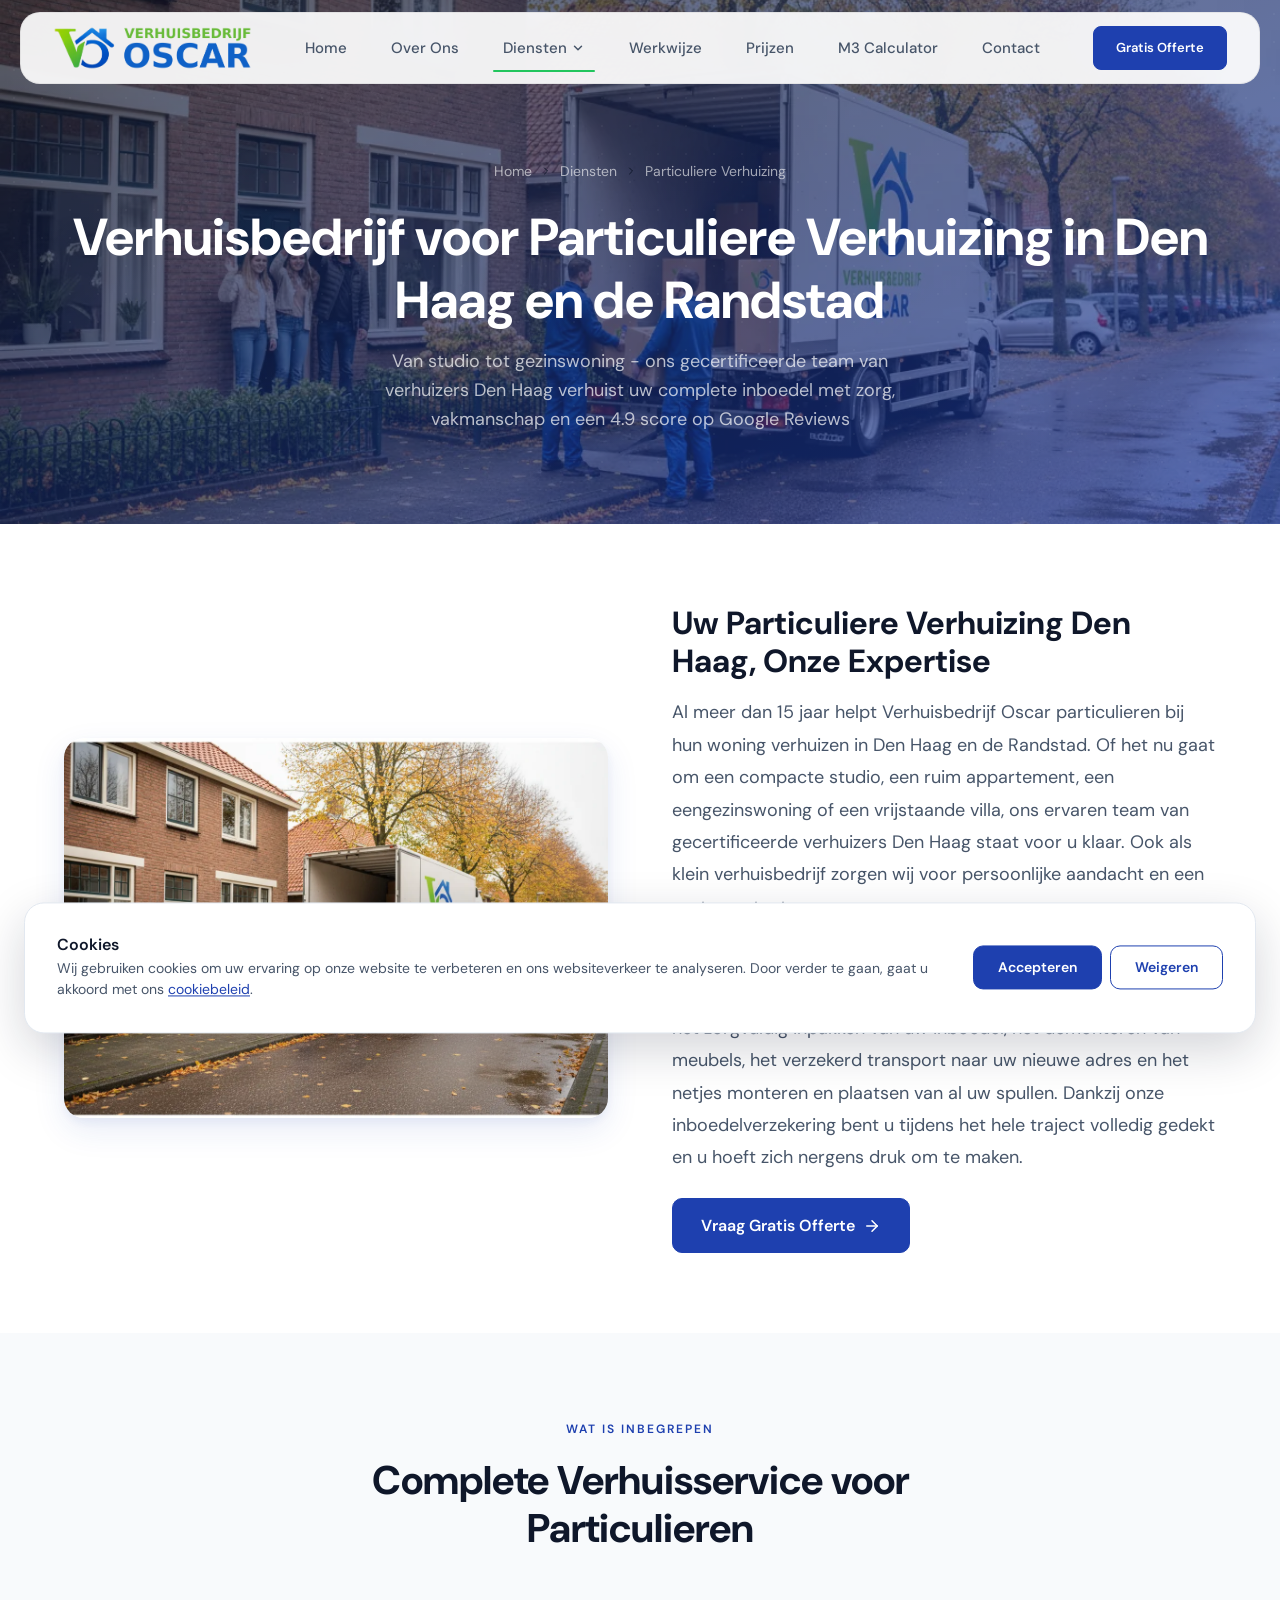
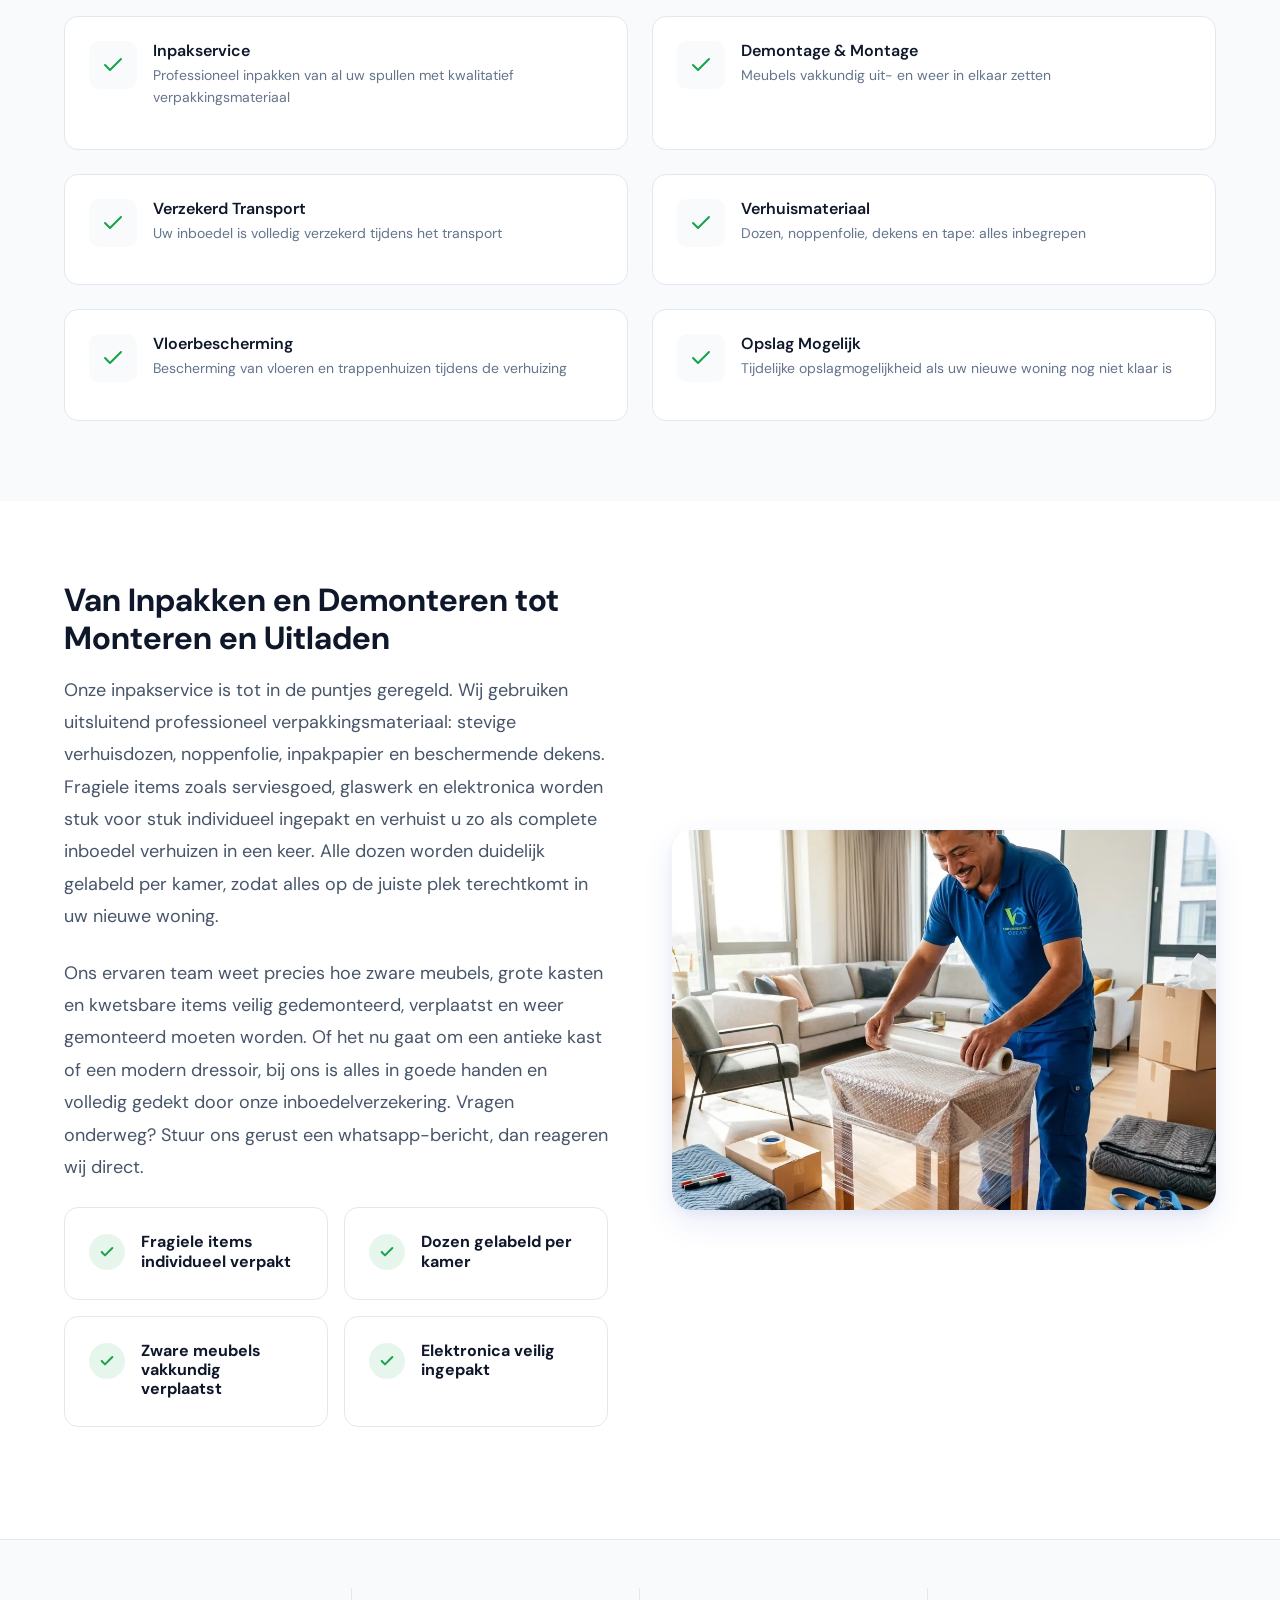
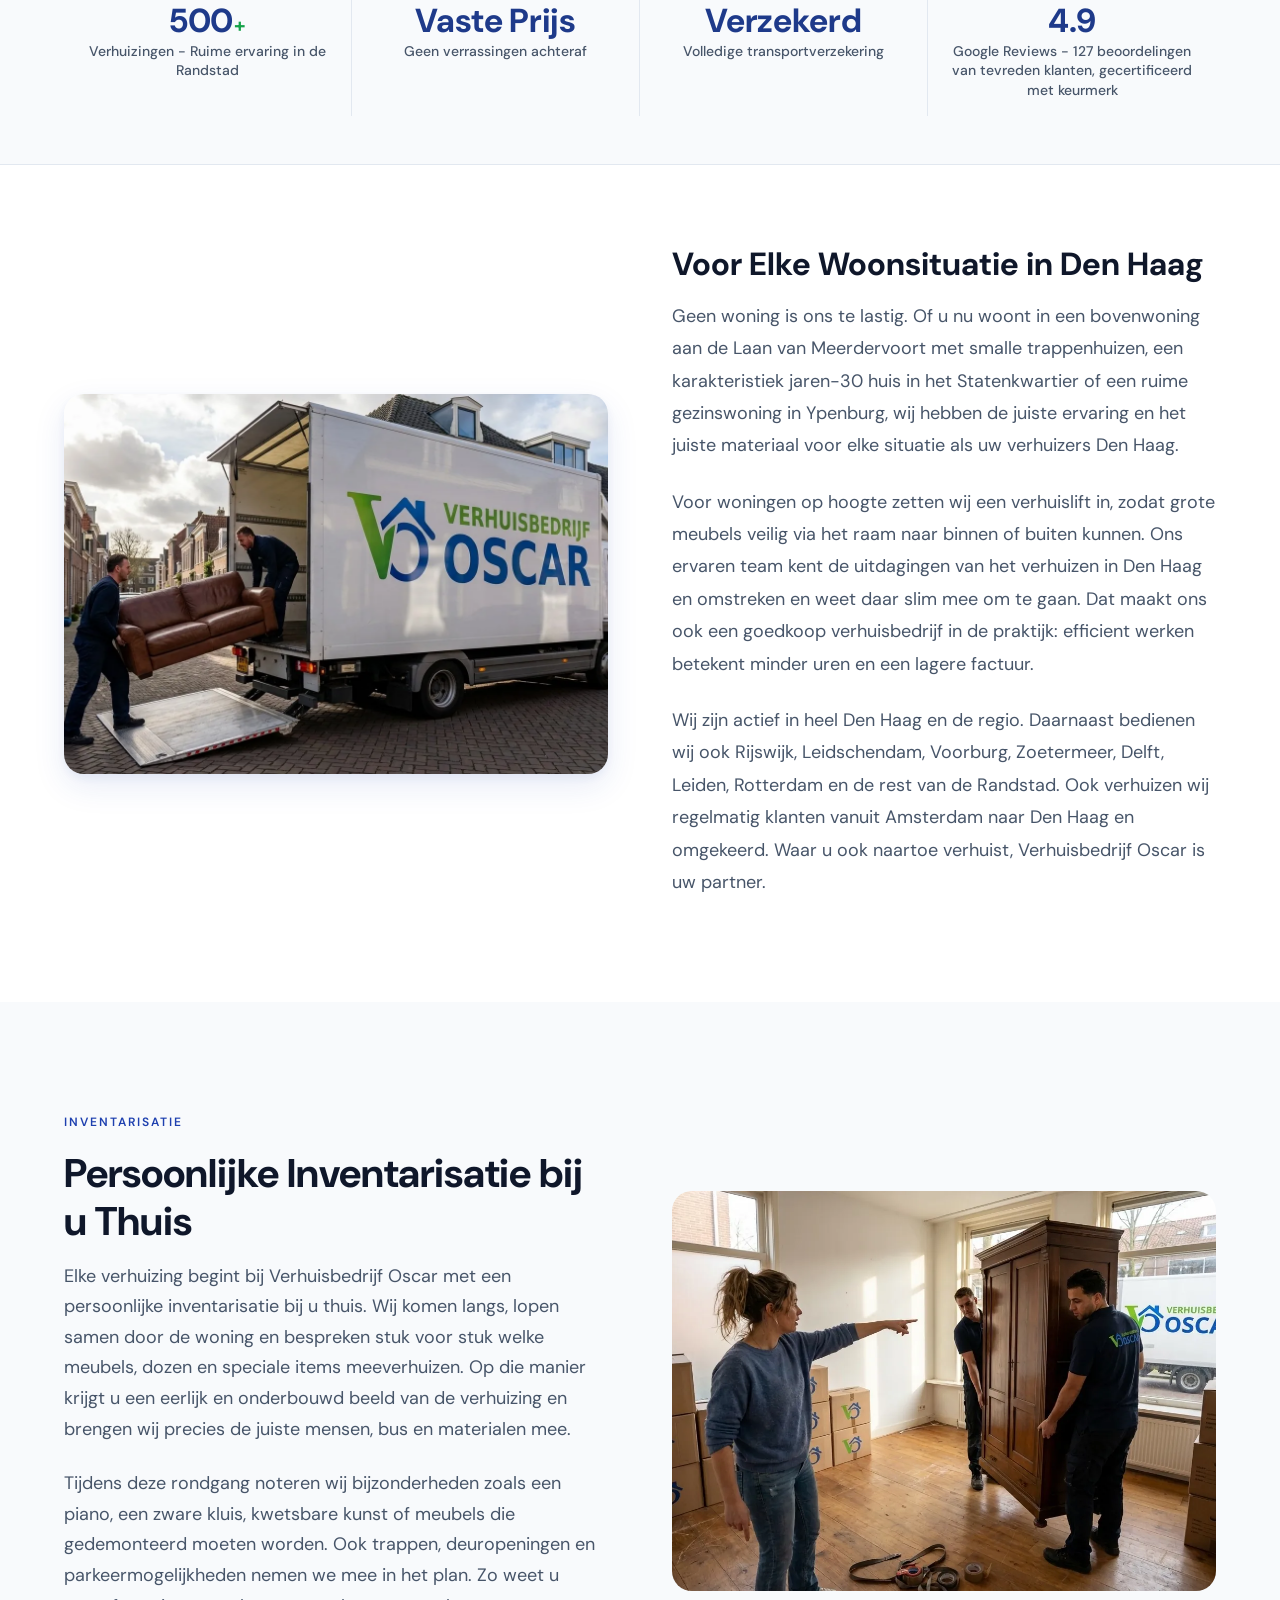
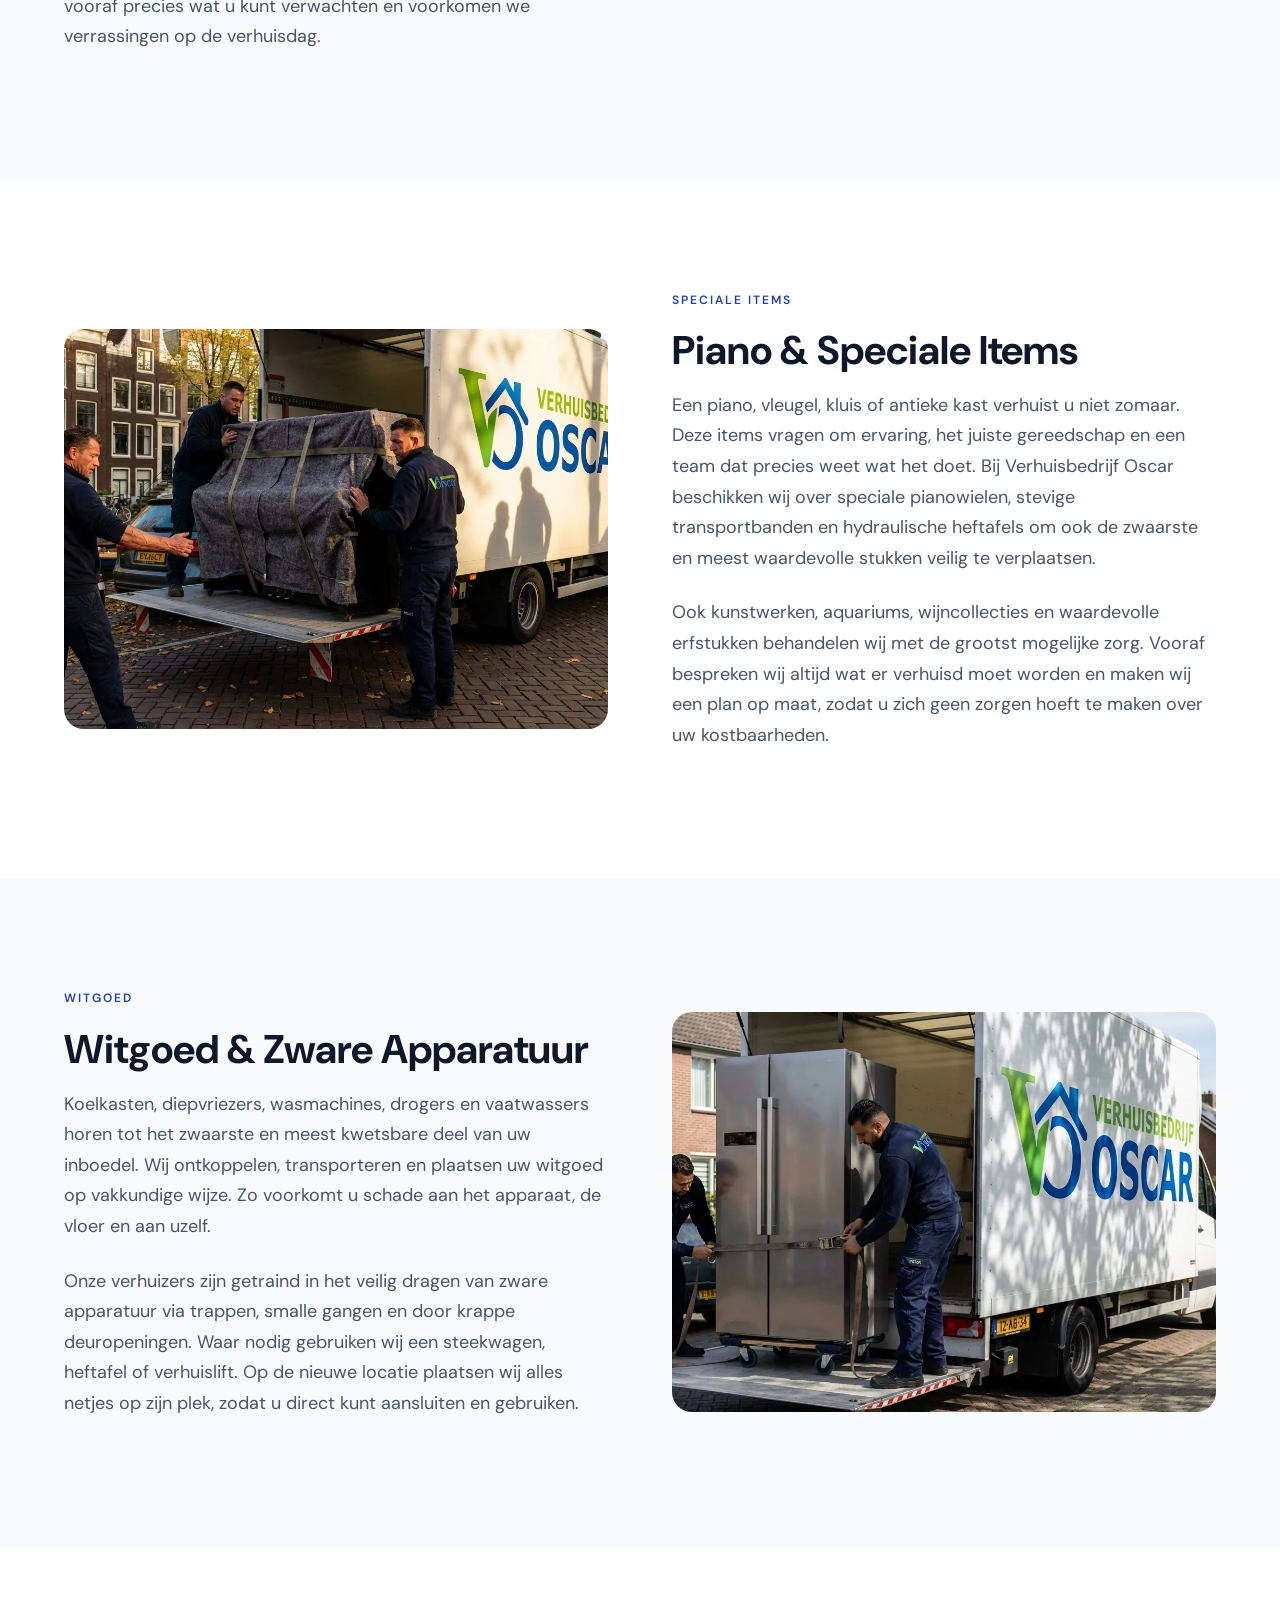
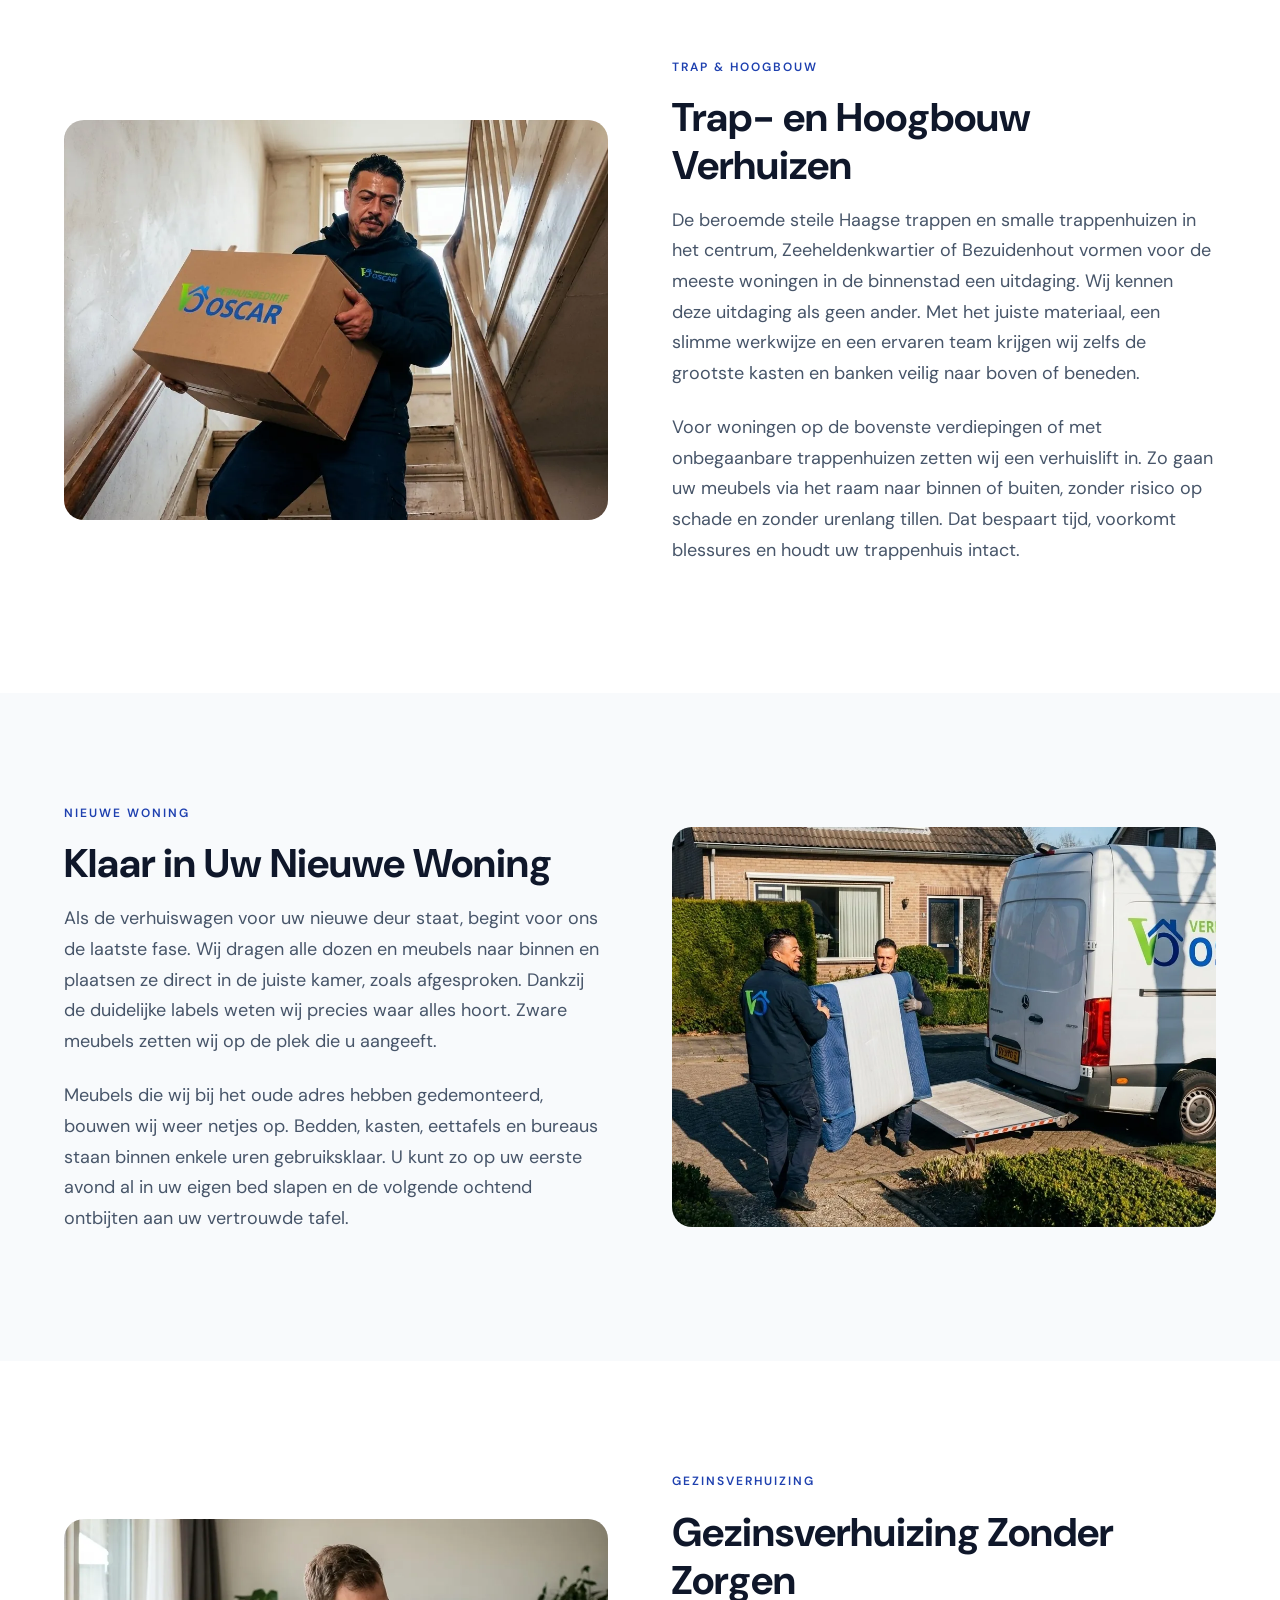
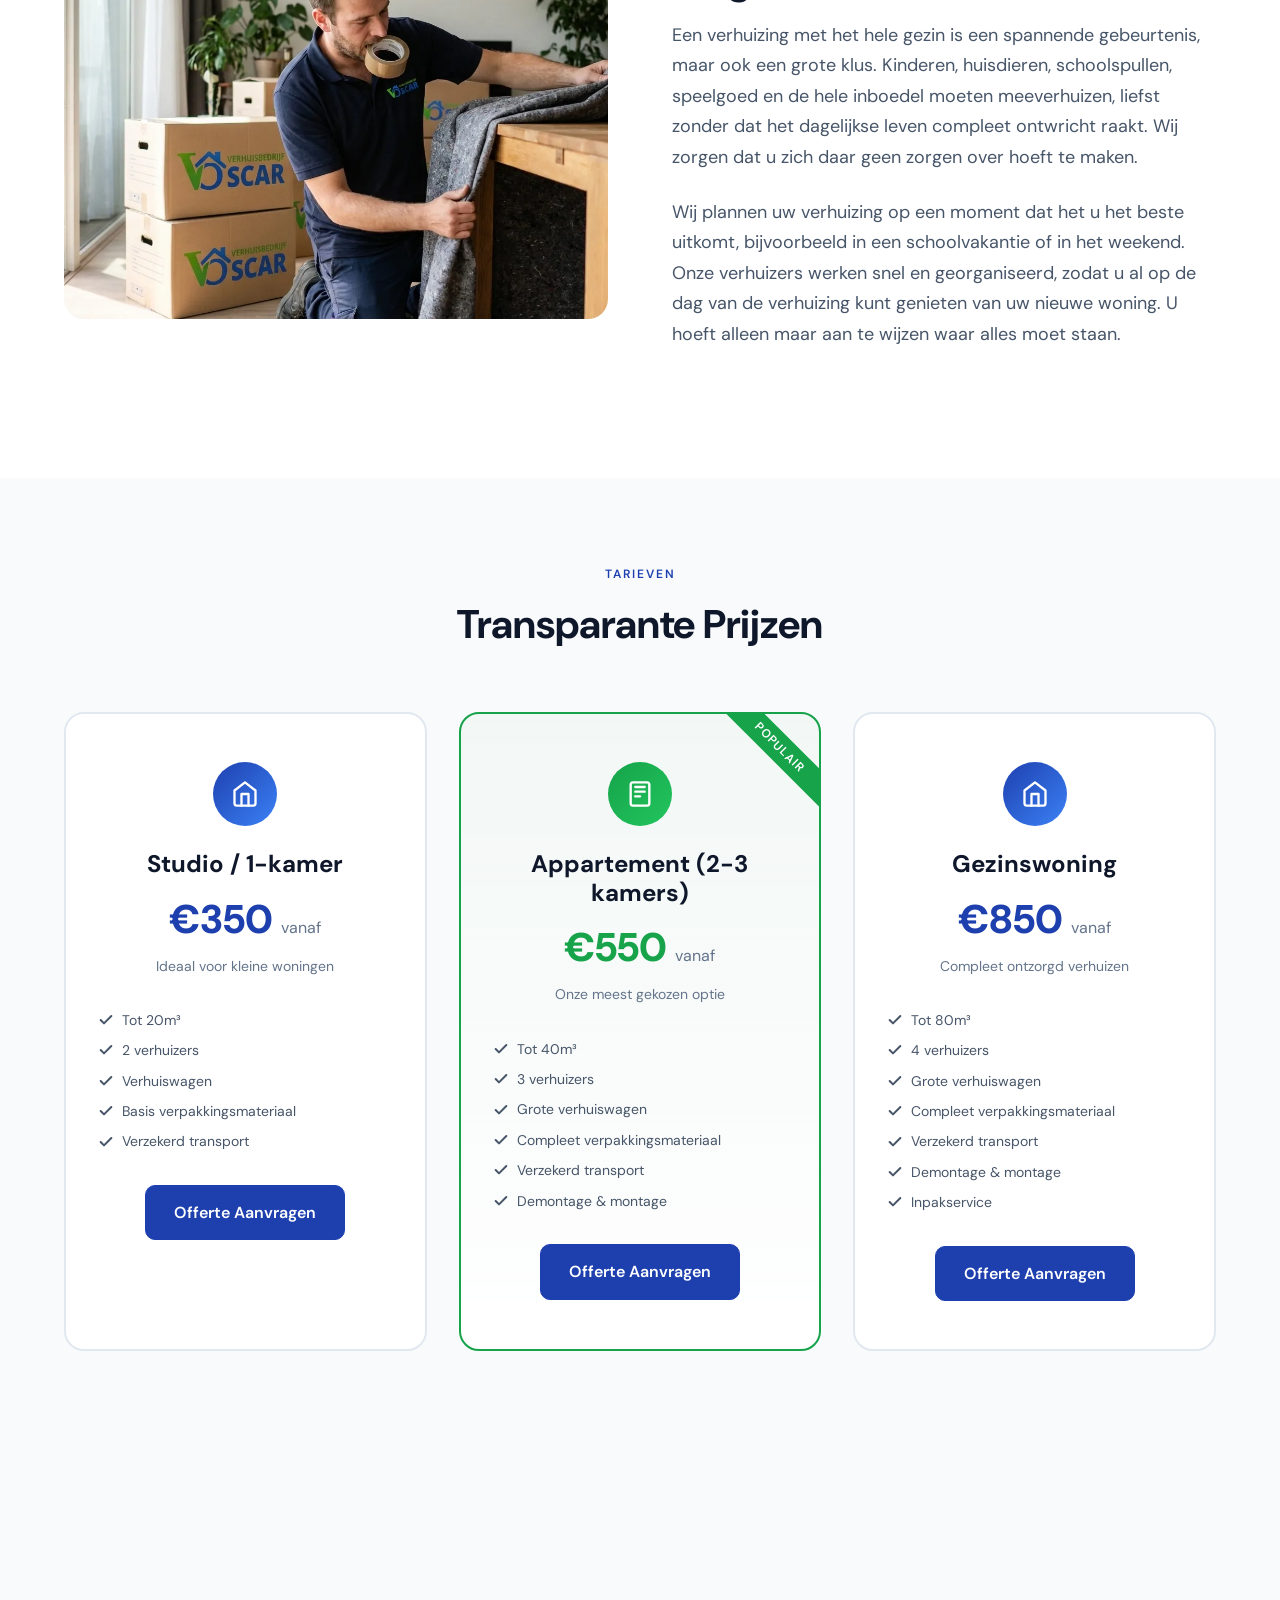
<file: particuliere-verhuizing.html>
<!DOCTYPE html>
<html lang="nl">
<head>
    <meta charset="UTF-8">
    <meta name="viewport" content="width=device-width, initial-scale=1, viewport-fit=cover">
    <title>Particuliere Verhuizing Den Haag | Verhuisbedrijf Oscar</title>
    <meta name="description" content="Particuliere verhuizing Den Haag: woning en inboedel verhuizen met volledig verzekerd transport. Vaste prijs vanaf 350 euro. Vraag gratis offerte aan.">
    <meta name="author" content="Verhuisbedrijf Oscar">
    <meta name="robots" content="index, follow">
    <link rel="canonical" href="https://verhuisbedrijfoscar.nl/particuliere-verhuizing">

    <!-- Open Graph -->
    <meta property="og:type" content="website">
    <meta property="og:title" content="Particuliere Verhuizing Den Haag | Verhuisbedrijf Oscar">
    <meta property="og:description" content="Verhuisbedrijf Den Haag voor particuliere verhuizing: woning verhuizen, inboedel verhuizen, volledig verzekerd transport. Vaste prijs vanaf €350. Vraag gratis offerte aan.">
    <meta property="og:url" content="https://verhuisbedrijfoscar.nl/particuliere-verhuizing">
    <meta property="og:site_name" content="Verhuisbedrijf Oscar">
    <meta property="og:locale" content="nl_NL">
    <meta property="og:image" content="https://verhuisbedrijfoscar.nl/images/og-image.jpg">
    <meta property="og:image:width" content="1200">
    <meta property="og:image:height" content="630">

    <!-- Twitter Card -->
    <meta name="twitter:card" content="summary_large_image">
    <meta name="twitter:title" content="Particuliere Verhuizing Den Haag | Verhuisbedrijf Oscar">
    <meta name="twitter:description" content="Verhuisbedrijf Den Haag voor particuliere verhuizing: woning verhuizen, inboedel verhuizen, volledig verzekerd transport. Vaste prijs vanaf €350. Vraag gratis offerte aan.">
    <meta name="twitter:image" content="https://verhuisbedrijfoscar.nl/images/og-image.jpg">

    <!-- Favicon -->
    <link rel="icon" href="/images/favicon.ico" sizes="any">
    <link rel="icon" type="image/png" sizes="16x16" href="/images/favicon-16x16.png">
    <link rel="icon" type="image/png" sizes="32x32" href="/images/favicon-32x32.png">
    <link rel="apple-touch-icon" sizes="180x180" href="/images/apple-touch-icon.png">
    <link rel="manifest" href="/manifest.json">
    <meta name="theme-color" content="#1B75BB">

    <!-- Google Fonts -->
    <link rel="preconnect" href="https://fonts.googleapis.com">
    <link rel="preconnect" href="https://fonts.gstatic.com" crossorigin>
    <link href="https://fonts.googleapis.com/css2?family=DM+Sans:ital,opsz,wght@0,9..40,100..1000;1,9..40,100..1000&display=swap" rel="stylesheet">

    <!-- LCP hero image preload -->
    <link rel="preload" as="image" href="/images/fotos/08-family-waving-goodbye.webp" fetchpriority="high">

    <!-- Critical CSS -->
    <style>
        *,*::before,*::after{box-sizing:border-box;margin:0;padding:0}
        body{font-family:var(--font-body);color:var(--text);line-height:1.6;overflow-x:hidden}
        .header{position:fixed;top:0;left:0;width:100%;z-index:500}
        .container{max-width:1200px;margin:0 auto;padding:0 1.5rem}
    </style>

    <!-- Main Stylesheet -->
    <link rel="stylesheet" href="/css/style.css">

    <!-- Schema.org JSON-LD -->
    <script type="application/ld+json">
    {
        "@context": "https://schema.org",
        "@type": "Service",
        "name": "Particuliere Verhuizing",
        "serviceType": "Particuliere verhuizing",
        "description": "Professionele particuliere verhuisservice in Den Haag en de Randstad. Van studio tot gezinswoning, wij verhuizen uw complete inboedel met zorg.",
        "provider": {
            "@type": "MovingCompany",
            "name": "Verhuisbedrijf Oscar",
            "telephone": "+31618963271",
            "email": "info@verhuisbedrijfoscar.nl",
            "address": {
                "@type": "PostalAddress",
                "streetAddress": "Binckhorstlaan 50",
                "postalCode": "2516 BD",
                "addressLocality": "Den Haag",
                "addressCountry": "NL"
            },
            "url": "https://verhuisbedrijfoscar.nl"
        },
        "areaServed": [
            {"@type": "City", "name": "Den Haag"},
            {"@type": "City", "name": "Rotterdam"},
            {"@type": "City", "name": "Leiden"},
            {"@type": "City", "name": "Delft"},
            {"@type": "City", "name": "Zoetermeer"},
            {"@type": "City", "name": "Rijswijk"},
            {"@type": "Place", "name": "Randstad"}
        ],
        "url": "https://verhuisbedrijfoscar.nl/particuliere-verhuizing"
    }
    </script>
    <script type="application/ld+json">
    {
        "@context": "https://schema.org",
        "@type": "BreadcrumbList",
        "itemListElement": [
            {
                "@type": "ListItem",
                "position": 1,
                "name": "Home",
                "item": "https://verhuisbedrijfoscar.nl"
            },
            {
                "@type": "ListItem",
                "position": 2,
                "name": "Diensten",
                "item": "https://verhuisbedrijfoscar.nl/#diensten"
            },
            {
                "@type": "ListItem",
                "position": 3,
                "name": "Particuliere Verhuizing",
                "item": "https://verhuisbedrijfoscar.nl/particuliere-verhuizing"
            }
        ]
    }
    </script>
</head>
<body>

    <!-- Skip to main content (WCAG 2.4.1 Bypass Blocks) -->
    <a href="#main-content" class="skip-link">Direct naar hoofdinhoud</a>

    <!-- Cookie Banner -->
    <div id="cookie-banner" class="cookie-banner" role="dialog" aria-label="Cookiemelding" aria-hidden="false">
        <div class="cookie-banner__text">
            <h4>Cookies</h4>
            <p>Wij gebruiken cookies om uw ervaring op onze website te verbeteren en ons websiteverkeer te analyseren. Door verder te gaan, gaat u akkoord met ons <a href="/privacy">cookiebeleid</a>.</p>
        </div>
        <div class="cookie-banner__actions">
            <button class="btn btn-primary" id="cookie-accept" type="button">Accepteren</button>
            <button class="btn btn-outline" id="cookie-reject" type="button">Weigeren</button>
        </div>
    </div>

    <!-- Header -->
    <header class="header" id="header" role="banner">
        <div class="header__inner">
            <a href="/" class="header__logo" aria-label="Verhuisbedrijf Oscar - Terug naar homepagina">
                <img src="/images/logo-horizontaal.png" alt="Verhuisbedrijf Oscar" width="200" height="52">
            </a>

            <nav class="header__nav" aria-label="Hoofdnavigatie">
                <a href="/" class="header__nav-link">Home</a>
                <a href="/over-ons" class="header__nav-link">Over Ons</a>
                <div class="header__nav-dropdown">
                    <button type="button" class="header__nav-link--has-dropdown active" aria-expanded="false" aria-haspopup="true">
                        Diensten
                        <svg class="dropdown-chevron" xmlns="http://www.w3.org/2000/svg" width="14" height="14" viewBox="0 0 24 24" fill="none" stroke="currentColor" stroke-width="2.5" stroke-linecap="round" stroke-linejoin="round" aria-hidden="true"><polyline points="6 9 12 15 18 9"/></svg>
                    </button>
                    <div class="header__dropdown-menu">
                        <a href="/particuliere-verhuizing" class="header__dropdown-link">
                            <div class="dropdown-icon">
                                <svg xmlns="http://www.w3.org/2000/svg" width="20" height="20" viewBox="0 0 24 24" fill="none" stroke="currentColor" stroke-width="1.5" stroke-linecap="round" stroke-linejoin="round" aria-hidden="true"><path d="M3 9l9-7 9 7v11a2 2 0 0 1-2 2H5a2 2 0 0 1-2-2z"/><polyline points="9 22 9 12 15 12 15 22"/></svg>
                            </div>
                            <div class="header__dropdown-link-text">
                                <span>Particuliere Verhuizing</span>
                                <small>Woning- en inboedelverhuizing</small>
                            </div>
                        </a>
                        <a href="/zakelijke-verhuizing" class="header__dropdown-link">
                            <div class="dropdown-icon">
                                <svg xmlns="http://www.w3.org/2000/svg" width="20" height="20" viewBox="0 0 24 24" fill="none" stroke="currentColor" stroke-width="1.5" stroke-linecap="round" stroke-linejoin="round" aria-hidden="true"><rect x="4" y="2" width="16" height="20" rx="2" ry="2"/><line x1="8" y1="6" x2="16" y2="6"/><line x1="8" y1="10" x2="16" y2="10"/><line x1="8" y1="14" x2="12" y2="14"/></svg>
                            </div>
                            <div class="header__dropdown-link-text">
                                <span>Zakelijke Verhuizing</span>
                                <small>Kantoor- en bedrijfsverhuizing</small>
                            </div>
                        </a>
                        <a href="/spoedverhuizing" class="header__dropdown-link">
                            <div class="dropdown-icon">
                                <svg xmlns="http://www.w3.org/2000/svg" width="20" height="20" viewBox="0 0 24 24" fill="none" stroke="currentColor" stroke-width="1.5" stroke-linecap="round" stroke-linejoin="round" aria-hidden="true"><circle cx="12" cy="12" r="10"/><polyline points="12 6 12 12 16 14"/></svg>
                            </div>
                            <div class="header__dropdown-link-text">
                                <span>Spoedverhuizing</span>
                                <small>Snel en flexibel verhuizen</small>
                            </div>
                        </a>
                    </div>
                </div>
                <a href="/werkwijze" class="header__nav-link">Werkwijze</a>
                <a href="/prijs" class="header__nav-link">Prijzen</a>
                <a href="/m3-calculator" class="header__nav-link">M3 Calculator</a>
                <a href="/contact" class="header__nav-link">Contact</a>
            </nav>

            <div class="header__cta">
                <a href="/contact" class="btn btn-primary">Gratis Offerte</a>
            </div>

            <div class="header__hamburger" id="hamburger-btn" role="button" tabindex="0" aria-label="Menu openen" aria-expanded="false" aria-controls="mobile-nav">
                <span></span>
                <span></span>
                <span></span>
            </div>
        </div>

        <div class="mobile-nav" id="mobile-nav" aria-hidden="true" role="dialog" aria-label="Mobiel navigatiemenu">
            <a href="/" class="mobile-nav__link">Home</a>
            <a href="/over-ons" class="mobile-nav__link">Over Ons</a>
            <div class="mobile-nav__group">
                <span class="mobile-nav__group-title">Diensten</span>
                <a href="/particuliere-verhuizing" class="mobile-nav__link mobile-nav__link--sub">Particuliere Verhuizing</a>
                <a href="/zakelijke-verhuizing" class="mobile-nav__link mobile-nav__link--sub">Zakelijke Verhuizing</a>
                <a href="/spoedverhuizing" class="mobile-nav__link mobile-nav__link--sub">Spoedverhuizing</a>
            </div>
            <a href="/werkwijze" class="mobile-nav__link">Werkwijze</a>
            <a href="/prijs" class="mobile-nav__link">Prijzen</a>
            <a href="/m3-calculator" class="mobile-nav__link">M3 Calculator</a>
            <a href="/contact" class="mobile-nav__link">Contact</a>
            <div class="mobile-nav__cta">
                <a href="/contact" class="btn btn-primary btn-large">Gratis Offerte Aanvragen</a>
                <a href="tel:0618963271" class="mobile-nav__phone">
                    <svg xmlns="http://www.w3.org/2000/svg" width="20" height="20" viewBox="0 0 24 24" fill="none" stroke="currentColor" stroke-width="2" stroke-linecap="round" stroke-linejoin="round" aria-hidden="true"><path d="M22 16.92v3a2 2 0 0 1-2.18 2 19.79 19.79 0 0 1-8.63-3.07 19.5 19.5 0 0 1-6-6 19.79 19.79 0 0 1-3.07-8.67A2 2 0 0 1 4.11 2h3a2 2 0 0 1 2 1.72 12.84 12.84 0 0 0 .7 2.81 2 2 0 0 1-.45 2.11L8.09 9.91a16 16 0 0 0 6 6l1.27-1.27a2 2 0 0 1 2.11-.45 12.84 12.84 0 0 0 2.81.7A2 2 0 0 1 22 16.92z"/></svg>
                    06-18963271
                </a>
            </div>
        </div>
    </header>

    <main id="main-content" tabindex="-1">

        <!-- Page Hero -->
        <section class="page-hero" aria-labelledby="page-hero-heading" style="--hero-bg: url('/images/fotos/08-family-waving-goodbye.webp')">
            <div class="container">
                <div class="page-hero__content">
                    <nav class="page-hero__breadcrumb" aria-label="Breadcrumb">
                        <a href="/">Home</a>
                        <svg xmlns="http://www.w3.org/2000/svg" width="12" height="12" viewBox="0 0 24 24" fill="none" stroke="currentColor" stroke-width="2" stroke-linecap="round" stroke-linejoin="round" aria-hidden="true"><polyline points="9 18 15 12 9 6"/></svg>
                        <span>Diensten</span>
                        <svg xmlns="http://www.w3.org/2000/svg" width="12" height="12" viewBox="0 0 24 24" fill="none" stroke="currentColor" stroke-width="2" stroke-linecap="round" stroke-linejoin="round" aria-hidden="true"><polyline points="9 18 15 12 9 6"/></svg>
                        <span>Particuliere Verhuizing</span>
                    </nav>
                    <h1 id="page-hero-heading">Verhuisbedrijf voor Particuliere Verhuizing in Den Haag en de Randstad</h1>
                    <p>Van studio tot gezinswoning - ons gecertificeerde team van verhuizers Den Haag verhuist uw complete inboedel met zorg, vakmanschap en een 4.9 score op Google Reviews</p>
                </div>
            </div>
        </section>

        <!-- Intro Block: Photo LEFT, Content RIGHT -->
        <section class="section-padding" aria-labelledby="intro-heading">
            <div class="container">
                <div class="dienst-block">
                    <div class="dienst-block__image">
                        <img src="/images/fotos/08-family-waving-goodbye.webp" alt="Gelukkig gezin na verhuizing door Verhuisbedrijf Oscar" width="560" height="380">
                    </div>
                    <div class="dienst-block__content">
                        <h2 id="intro-heading">Uw Particuliere Verhuizing Den Haag, Onze Expertise</h2>
                        <p>Al meer dan 15 jaar helpt Verhuisbedrijf Oscar particulieren bij hun woning verhuizen in Den Haag en de Randstad. Of het nu gaat om een compacte studio, een ruim appartement, een eengezinswoning of een vrijstaande villa, ons ervaren team van gecertificeerde verhuizers Den Haag staat voor u klaar. Ook als klein verhuisbedrijf zorgen wij voor persoonlijke aandacht en een vaste contactpersoon.</p>
                        <p>Wij nemen u de volledige verhuizing uit handen, van A tot Z. Dat begint bij een persoonlijk gesprek over uw wensen, gevolgd door het zorgvuldig inpakken van uw inboedel, het demonteren van meubels, het verzekerd transport naar uw nieuwe adres en het netjes monteren en plaatsen van al uw spullen. Dankzij onze inboedelverzekering bent u tijdens het hele traject volledig gedekt en u hoeft zich nergens druk om te maken.</p>
                        <a href="/contact" class="btn btn-primary">
                            Vraag Gratis Offerte
                            <svg xmlns="http://www.w3.org/2000/svg" width="18" height="18" viewBox="0 0 24 24" fill="none" stroke="currentColor" stroke-width="2" stroke-linecap="round" stroke-linejoin="round" aria-hidden="true"><line x1="5" y1="12" x2="19" y2="12"/><polyline points="12 5 19 12 12 19"/></svg>
                        </a>
                    </div>
                </div>
            </div>
        </section>

        <!-- What's Included -->
        <section class="section-padding bg-light" aria-labelledby="inbegrepen-heading">
            <div class="container">
                <div class="section-header">
                    <span class="section-tag">Wat Is Inbegrepen</span>
                    <h2 id="inbegrepen-heading">Complete Verhuisservice voor Particulieren</h2>
                </div>

                <div class="features-grid">
                    <div class="feature-item">
                        <div class="feature-item__icon">
                            <svg xmlns="http://www.w3.org/2000/svg" width="24" height="24" viewBox="0 0 24 24" fill="none" stroke="currentColor" stroke-width="2" stroke-linecap="round" stroke-linejoin="round" aria-hidden="true"><polyline points="20 6 9 17 4 12"/></svg>
                        </div>
                        <div class="feature-item__text">
                            <h4>Inpakservice</h4>
                            <p>Professioneel inpakken van al uw spullen met kwalitatief verpakkingsmateriaal</p>
                        </div>
                    </div>
                    <div class="feature-item">
                        <div class="feature-item__icon">
                            <svg xmlns="http://www.w3.org/2000/svg" width="24" height="24" viewBox="0 0 24 24" fill="none" stroke="currentColor" stroke-width="2" stroke-linecap="round" stroke-linejoin="round" aria-hidden="true"><polyline points="20 6 9 17 4 12"/></svg>
                        </div>
                        <div class="feature-item__text">
                            <h4>Demontage &amp; Montage</h4>
                            <p>Meubels vakkundig uit- en weer in elkaar zetten</p>
                        </div>
                    </div>
                    <div class="feature-item">
                        <div class="feature-item__icon">
                            <svg xmlns="http://www.w3.org/2000/svg" width="24" height="24" viewBox="0 0 24 24" fill="none" stroke="currentColor" stroke-width="2" stroke-linecap="round" stroke-linejoin="round" aria-hidden="true"><polyline points="20 6 9 17 4 12"/></svg>
                        </div>
                        <div class="feature-item__text">
                            <h4>Verzekerd Transport</h4>
                            <p>Uw inboedel is volledig verzekerd tijdens het transport</p>
                        </div>
                    </div>
                    <div class="feature-item">
                        <div class="feature-item__icon">
                            <svg xmlns="http://www.w3.org/2000/svg" width="24" height="24" viewBox="0 0 24 24" fill="none" stroke="currentColor" stroke-width="2" stroke-linecap="round" stroke-linejoin="round" aria-hidden="true"><polyline points="20 6 9 17 4 12"/></svg>
                        </div>
                        <div class="feature-item__text">
                            <h4>Verhuismateriaal</h4>
                            <p>Dozen, noppenfolie, dekens en tape: alles inbegrepen</p>
                        </div>
                    </div>
                    <div class="feature-item">
                        <div class="feature-item__icon">
                            <svg xmlns="http://www.w3.org/2000/svg" width="24" height="24" viewBox="0 0 24 24" fill="none" stroke="currentColor" stroke-width="2" stroke-linecap="round" stroke-linejoin="round" aria-hidden="true"><polyline points="20 6 9 17 4 12"/></svg>
                        </div>
                        <div class="feature-item__text">
                            <h4>Vloerbescherming</h4>
                            <p>Bescherming van vloeren en trappenhuizen tijdens de verhuizing</p>
                        </div>
                    </div>
                    <div class="feature-item">
                        <div class="feature-item__icon">
                            <svg xmlns="http://www.w3.org/2000/svg" width="24" height="24" viewBox="0 0 24 24" fill="none" stroke="currentColor" stroke-width="2" stroke-linecap="round" stroke-linejoin="round" aria-hidden="true"><polyline points="20 6 9 17 4 12"/></svg>
                        </div>
                        <div class="feature-item__text">
                            <h4>Opslag Mogelijk</h4>
                            <p>Tijdelijke opslagmogelijkheid als uw nieuwe woning nog niet klaar is</p>
                        </div>
                    </div>
                </div>
            </div>
        </section>

        <!-- Second Block (REVERSED): Content LEFT, Photo RIGHT -->
        <section class="section-padding" aria-labelledby="inpakken-heading">
            <div class="container">
                <div class="dienst-block dienst-block--reversed">
                    <div class="dienst-block__image">
                        <img src="/images/fotos/35-living-room-wrap.webp" alt="Verhuizer van Verhuisbedrijf Oscar pakt meubels zorgvuldig in" width="560" height="380" loading="lazy" decoding="async">
                    </div>
                    <div class="dienst-block__content">
                        <h2 id="inpakken-heading">Van Inpakken en Demonteren tot Monteren en Uitladen</h2>
                        <p>Onze inpakservice is tot in de puntjes geregeld. Wij gebruiken uitsluitend professioneel verpakkingsmateriaal: stevige verhuisdozen, noppenfolie, inpakpapier en beschermende dekens. Fragiele items zoals serviesgoed, glaswerk en elektronica worden stuk voor stuk individueel ingepakt en verhuist u zo als complete inboedel verhuizen in een keer. Alle dozen worden duidelijk gelabeld per kamer, zodat alles op de juiste plek terechtkomt in uw nieuwe woning.</p>
                        <p>Ons ervaren team weet precies hoe zware meubels, grote kasten en kwetsbare items veilig gedemonteerd, verplaatst en weer gemonteerd moeten worden. Of het nu gaat om een antieke kast of een modern dressoir, bij ons is alles in goede handen en volledig gedekt door onze inboedelverzekering. Vragen onderweg? Stuur ons gerust een whatsapp-bericht, dan reageren wij direct.</p>
                        <div class="why-oscar__list" role="list">
                            <div class="why-oscar__item" role="listitem">
                                <div class="why-oscar__item-check" aria-hidden="true">
                                    <svg xmlns="http://www.w3.org/2000/svg" width="16" height="16" viewBox="0 0 24 24" fill="none" stroke="currentColor" stroke-width="3" stroke-linecap="round" stroke-linejoin="round"><polyline points="20 6 9 17 4 12"/></svg>
                                </div>
                                <div class="why-oscar__item-content">
                                    <h4>Fragiele items individueel verpakt</h4>
                                </div>
                            </div>
                            <div class="why-oscar__item" role="listitem">
                                <div class="why-oscar__item-check" aria-hidden="true">
                                    <svg xmlns="http://www.w3.org/2000/svg" width="16" height="16" viewBox="0 0 24 24" fill="none" stroke="currentColor" stroke-width="3" stroke-linecap="round" stroke-linejoin="round"><polyline points="20 6 9 17 4 12"/></svg>
                                </div>
                                <div class="why-oscar__item-content">
                                    <h4>Dozen gelabeld per kamer</h4>
                                </div>
                            </div>
                            <div class="why-oscar__item" role="listitem">
                                <div class="why-oscar__item-check" aria-hidden="true">
                                    <svg xmlns="http://www.w3.org/2000/svg" width="16" height="16" viewBox="0 0 24 24" fill="none" stroke="currentColor" stroke-width="3" stroke-linecap="round" stroke-linejoin="round"><polyline points="20 6 9 17 4 12"/></svg>
                                </div>
                                <div class="why-oscar__item-content">
                                    <h4>Zware meubels vakkundig verplaatst</h4>
                                </div>
                            </div>
                            <div class="why-oscar__item" role="listitem">
                                <div class="why-oscar__item-check" aria-hidden="true">
                                    <svg xmlns="http://www.w3.org/2000/svg" width="16" height="16" viewBox="0 0 24 24" fill="none" stroke="currentColor" stroke-width="3" stroke-linecap="round" stroke-linejoin="round"><polyline points="20 6 9 17 4 12"/></svg>
                                </div>
                                <div class="why-oscar__item-content">
                                    <h4>Elektronica veilig ingepakt</h4>
                                </div>
                            </div>
                        </div>
                    </div>
                </div>
            </div>
        </section>

        <!-- USP Bar -->
        <section class="stats section-padding" aria-label="Onze sterke punten">
            <div class="container">
                <div class="stats__grid">
                    <div class="stat-item">
                        <div class="stat-item__number">500<span>+</span></div>
                        <div class="stat-item__label">Verhuizingen - Ruime ervaring in de Randstad</div>
                    </div>
                    <div class="stat-item">
                        <div class="stat-item__number">Vaste Prijs</div>
                        <div class="stat-item__label">Geen verrassingen achteraf</div>
                    </div>
                    <div class="stat-item">
                        <div class="stat-item__number">Verzekerd</div>
                        <div class="stat-item__label">Volledige transportverzekering</div>
                    </div>
                    <div class="stat-item">
                        <div class="stat-item__number">4.9</div>
                        <div class="stat-item__label">Google Reviews - 127 beoordelingen van tevreden klanten, gecertificeerd met keurmerk</div>
                    </div>
                </div>
            </div>
        </section>

        <!-- Third Block: Photo LEFT, Content RIGHT -->
        <section class="section-padding" aria-labelledby="woonsituatie-heading">
            <div class="container">
                <div class="dienst-block">
                    <div class="dienst-block__image">
                        <img src="/images/fotos/11-vrachtwagen-laadklep-bank.webp" alt="Team verhuizers dragen een bank naar de verhuiswagen" width="560" height="380" loading="lazy" decoding="async">
                    </div>
                    <div class="dienst-block__content">
                        <h2 id="woonsituatie-heading">Voor Elke Woonsituatie in Den Haag</h2>
                        <p>Geen woning is ons te lastig. Of u nu woont in een bovenwoning aan de Laan van Meerdervoort met smalle trappenhuizen, een karakteristiek jaren-30 huis in het Statenkwartier of een ruime gezinswoning in Ypenburg, wij hebben de juiste ervaring en het juiste materiaal voor elke situatie als uw verhuizers Den Haag.</p>
                        <p>Voor woningen op hoogte zetten wij een verhuislift in, zodat grote meubels veilig via het raam naar binnen of buiten kunnen. Ons ervaren team kent de uitdagingen van het verhuizen in Den Haag en omstreken en weet daar slim mee om te gaan. Dat maakt ons ook een goedkoop verhuisbedrijf in de praktijk: efficient werken betekent minder uren en een lagere factuur.</p>
                        <p>Wij zijn actief in heel Den Haag en de regio. Daarnaast bedienen wij ook Rijswijk, Leidschendam, Voorburg, Zoetermeer, Delft, Leiden, Rotterdam en de rest van de Randstad. Ook verhuizen wij regelmatig klanten vanuit Amsterdam naar Den Haag en omgekeerd. Waar u ook naartoe verhuist, Verhuisbedrijf Oscar is uw partner.</p>
                    </div>
                </div>
            </div>
        </section>

        <!-- Persoonlijke Inventarisatie Block (Photo RIGHT) -->
        <section class="section-padding bg-light" aria-labelledby="inventarisatie-heading">
            <div class="container">
                <div class="about-block about-block--reversed">
                    <div class="about-block__image">
                        <img src="/images/fotos/05-klant-wijst-kast.webp" alt="Klant wijst Oscar een kast aan tijdens persoonlijke inventarisatie thuis" width="600" height="400" loading="lazy" decoding="async">
                    </div>
                    <div class="about-block__content">
                        <span class="section-tag">Inventarisatie</span>
                        <h2 id="inventarisatie-heading">Persoonlijke Inventarisatie bij u Thuis</h2>
                        <p>Elke verhuizing begint bij Verhuisbedrijf Oscar met een persoonlijke inventarisatie bij u thuis. Wij komen langs, lopen samen door de woning en bespreken stuk voor stuk welke meubels, dozen en speciale items meeverhuizen. Op die manier krijgt u een eerlijk en onderbouwd beeld van de verhuizing en brengen wij precies de juiste mensen, bus en materialen mee.</p>
                        <p>Tijdens deze rondgang noteren wij bijzonderheden zoals een piano, een zware kluis, kwetsbare kunst of meubels die gedemonteerd moeten worden. Ook trappen, deuropeningen en parkeermogelijkheden nemen we mee in het plan. Zo weet u vooraf precies wat u kunt verwachten en voorkomen we verrassingen op de verhuisdag.</p>
                    </div>
                </div>
            </div>
        </section>

        <!-- Piano & Speciale Items Block (Photo LEFT) -->
        <section class="section-padding" aria-labelledby="piano-heading">
            <div class="container">
                <div class="about-block">
                    <div class="about-block__image">
                        <img src="/images/fotos/16-piano-laadklep.webp" alt="Piano wordt voorzichtig op de laadklep van een verhuiswagen geladen" width="600" height="400" loading="lazy" decoding="async">
                    </div>
                    <div class="about-block__content">
                        <span class="section-tag">Speciale Items</span>
                        <h2 id="piano-heading">Piano &amp; Speciale Items</h2>
                        <p>Een piano, vleugel, kluis of antieke kast verhuist u niet zomaar. Deze items vragen om ervaring, het juiste gereedschap en een team dat precies weet wat het doet. Bij Verhuisbedrijf Oscar beschikken wij over speciale pianowielen, stevige transportbanden en hydraulische heftafels om ook de zwaarste en meest waardevolle stukken veilig te verplaatsen.</p>
                        <p>Ook kunstwerken, aquariums, wijncollecties en waardevolle erfstukken behandelen wij met de grootst mogelijke zorg. Vooraf bespreken wij altijd wat er verhuisd moet worden en maken wij een plan op maat, zodat u zich geen zorgen hoeft te maken over uw kostbaarheden.</p>
                    </div>
                </div>
            </div>
        </section>

        <!-- Witgoed & Zware Apparatuur Block (Photo RIGHT) -->
        <section class="section-padding bg-light" aria-labelledby="witgoed-heading">
            <div class="container">
                <div class="about-block about-block--reversed">
                    <div class="about-block__image">
                        <img src="/images/fotos/13-koelkast-laadklep-tillen.webp" alt="Twee verhuizers tillen een koelkast op de laadklep van de verhuiswagen" width="600" height="400" loading="lazy" decoding="async">
                    </div>
                    <div class="about-block__content">
                        <span class="section-tag">Witgoed</span>
                        <h2 id="witgoed-heading">Witgoed &amp; Zware Apparatuur</h2>
                        <p>Koelkasten, diepvriezers, wasmachines, drogers en vaatwassers horen tot het zwaarste en meest kwetsbare deel van uw inboedel. Wij ontkoppelen, transporteren en plaatsen uw witgoed op vakkundige wijze. Zo voorkomt u schade aan het apparaat, de vloer en aan uzelf.</p>
                        <p>Onze verhuizers zijn getraind in het veilig dragen van zware apparatuur via trappen, smalle gangen en door krappe deuropeningen. Waar nodig gebruiken wij een steekwagen, heftafel of verhuislift. Op de nieuwe locatie plaatsen wij alles netjes op zijn plek, zodat u direct kunt aansluiten en gebruiken.</p>
                    </div>
                </div>
            </div>
        </section>

        <!-- Trap- en Hoogbouw Block (Photo LEFT) -->
        <section class="section-padding" aria-labelledby="hoogbouw-heading">
            <div class="container">
                <div class="about-block">
                    <div class="about-block__image">
                        <img src="/images/fotos/22-oscar-doos-trap-op.webp" alt="Verhuizer draagt een verhuisdoos via een steile Haagse trap naar boven" width="600" height="400" loading="lazy" decoding="async">
                    </div>
                    <div class="about-block__content">
                        <span class="section-tag">Trap &amp; Hoogbouw</span>
                        <h2 id="hoogbouw-heading">Trap- en Hoogbouw Verhuizen</h2>
                        <p>De beroemde steile Haagse trappen en smalle trappenhuizen in het centrum, Zeeheldenkwartier of Bezuidenhout vormen voor de meeste woningen in de binnenstad een uitdaging. Wij kennen deze uitdaging als geen ander. Met het juiste materiaal, een slimme werkwijze en een ervaren team krijgen wij zelfs de grootste kasten en banken veilig naar boven of beneden.</p>
                        <p>Voor woningen op de bovenste verdiepingen of met onbegaanbare trappenhuizen zetten wij een verhuislift in. Zo gaan uw meubels via het raam naar binnen of buiten, zonder risico op schade en zonder urenlang tillen. Dat bespaart tijd, voorkomt blessures en houdt uw trappenhuis intact.</p>
                    </div>
                </div>
            </div>
        </section>

        <!-- Uw Nieuwe Woning Block (Photo RIGHT) -->
        <section class="section-padding bg-light" aria-labelledby="nieuwe-woning-heading">
            <div class="container">
                <div class="about-block about-block--reversed">
                    <div class="about-block__image">
                        <img src="/images/fotos/25-oscar-draagt-tv-buiten.webp" alt="Oscar draagt een televisie naar buiten tijdens oplevering in de nieuwe woning" width="600" height="400" loading="lazy" decoding="async">
                    </div>
                    <div class="about-block__content">
                        <span class="section-tag">Nieuwe Woning</span>
                        <h2 id="nieuwe-woning-heading">Klaar in Uw Nieuwe Woning</h2>
                        <p>Als de verhuiswagen voor uw nieuwe deur staat, begint voor ons de laatste fase. Wij dragen alle dozen en meubels naar binnen en plaatsen ze direct in de juiste kamer, zoals afgesproken. Dankzij de duidelijke labels weten wij precies waar alles hoort. Zware meubels zetten wij op de plek die u aangeeft.</p>
                        <p>Meubels die wij bij het oude adres hebben gedemonteerd, bouwen wij weer netjes op. Bedden, kasten, eettafels en bureaus staan binnen enkele uren gebruiksklaar. U kunt zo op uw eerste avond al in uw eigen bed slapen en de volgende ochtend ontbijten aan uw vertrouwde tafel.</p>
                    </div>
                </div>
            </div>
        </section>

        <!-- Gezinsverhuizing Block (Photo LEFT) -->
        <section class="section-padding" aria-labelledby="gezin-heading">
            <div class="container">
                <div class="about-block">
                    <div class="about-block__image">
                        <img src="/images/fotos/08-meubels-dekens.webp" alt="Meubels zijn zorgvuldig beschermd met verhuisdekens" width="600" height="400" loading="lazy" decoding="async">
                    </div>
                    <div class="about-block__content">
                        <span class="section-tag">Gezinsverhuizing</span>
                        <h2 id="gezin-heading">Gezinsverhuizing Zonder Zorgen</h2>
                        <p>Een verhuizing met het hele gezin is een spannende gebeurtenis, maar ook een grote klus. Kinderen, huisdieren, schoolspullen, speelgoed en de hele inboedel moeten meeverhuizen, liefst zonder dat het dagelijkse leven compleet ontwricht raakt. Wij zorgen dat u zich daar geen zorgen over hoeft te maken.</p>
                        <p>Wij plannen uw verhuizing op een moment dat het u het beste uitkomt, bijvoorbeeld in een schoolvakantie of in het weekend. Onze verhuizers werken snel en georganiseerd, zodat u al op de dag van de verhuizing kunt genieten van uw nieuwe woning. U hoeft alleen maar aan te wijzen waar alles moet staan.</p>
                    </div>
                </div>
            </div>
        </section>

        <!-- Pricing Section -->
        <section class="section-padding bg-light" aria-labelledby="tarieven-heading">
            <div class="container">
                <div class="section-header">
                    <span class="section-tag">Tarieven</span>
                    <h2 id="tarieven-heading">Transparante Prijzen</h2>
                </div>

                <div class="pricing__grid">
                    <!-- Studio / 1-kamer -->
                    <div class="pricing-card">
                        <div class="pricing-card__icon">
                            <svg xmlns="http://www.w3.org/2000/svg" width="28" height="28" viewBox="0 0 24 24" fill="none" stroke="currentColor" stroke-width="2" stroke-linecap="round" stroke-linejoin="round" aria-hidden="true"><path d="M3 9l9-7 9 7v11a2 2 0 0 1-2 2H5a2 2 0 0 1-2-2z"/><polyline points="9 22 9 12 15 12 15 22"/></svg>
                        </div>
                        <h3 class="pricing-card__title">Studio / 1-kamer</h3>
                        <div class="pricing-card__price">€350 <span>vanaf</span></div>
                        <div class="pricing-card__subtitle">Ideaal voor kleine woningen</div>
                        <div class="pricing-card__features">
                            <div class="pricing-card__feature">
                                <svg xmlns="http://www.w3.org/2000/svg" width="16" height="16" viewBox="0 0 24 24" fill="none" stroke="currentColor" stroke-width="3" stroke-linecap="round" stroke-linejoin="round" aria-hidden="true"><polyline points="20 6 9 17 4 12"/></svg>
                                Tot 20m³
                            </div>
                            <div class="pricing-card__feature">
                                <svg xmlns="http://www.w3.org/2000/svg" width="16" height="16" viewBox="0 0 24 24" fill="none" stroke="currentColor" stroke-width="3" stroke-linecap="round" stroke-linejoin="round" aria-hidden="true"><polyline points="20 6 9 17 4 12"/></svg>
                                2 verhuizers
                            </div>
                            <div class="pricing-card__feature">
                                <svg xmlns="http://www.w3.org/2000/svg" width="16" height="16" viewBox="0 0 24 24" fill="none" stroke="currentColor" stroke-width="3" stroke-linecap="round" stroke-linejoin="round" aria-hidden="true"><polyline points="20 6 9 17 4 12"/></svg>
                                Verhuiswagen
                            </div>
                            <div class="pricing-card__feature">
                                <svg xmlns="http://www.w3.org/2000/svg" width="16" height="16" viewBox="0 0 24 24" fill="none" stroke="currentColor" stroke-width="3" stroke-linecap="round" stroke-linejoin="round" aria-hidden="true"><polyline points="20 6 9 17 4 12"/></svg>
                                Basis verpakkingsmateriaal
                            </div>
                            <div class="pricing-card__feature">
                                <svg xmlns="http://www.w3.org/2000/svg" width="16" height="16" viewBox="0 0 24 24" fill="none" stroke="currentColor" stroke-width="3" stroke-linecap="round" stroke-linejoin="round" aria-hidden="true"><polyline points="20 6 9 17 4 12"/></svg>
                                Verzekerd transport
                            </div>
                        </div>
                        <a href="/contact" class="btn btn-primary">Offerte Aanvragen</a>
                    </div>

                    <!-- Appartement (2-3 kamers) - Featured -->
                    <div class="pricing-card pricing-card--featured">
                        <div class="pricing-card__icon">
                            <svg xmlns="http://www.w3.org/2000/svg" width="28" height="28" viewBox="0 0 24 24" fill="none" stroke="currentColor" stroke-width="2" stroke-linecap="round" stroke-linejoin="round" aria-hidden="true"><rect x="4" y="2" width="16" height="20" rx="2" ry="2"/><line x1="8" y1="6" x2="16" y2="6"/><line x1="8" y1="10" x2="16" y2="10"/><line x1="8" y1="14" x2="12" y2="14"/></svg>
                        </div>
                        <h3 class="pricing-card__title">Appartement (2-3 kamers)</h3>
                        <div class="pricing-card__price">€550 <span>vanaf</span></div>
                        <div class="pricing-card__subtitle">Onze meest gekozen optie</div>
                        <div class="pricing-card__features">
                            <div class="pricing-card__feature">
                                <svg xmlns="http://www.w3.org/2000/svg" width="16" height="16" viewBox="0 0 24 24" fill="none" stroke="currentColor" stroke-width="3" stroke-linecap="round" stroke-linejoin="round" aria-hidden="true"><polyline points="20 6 9 17 4 12"/></svg>
                                Tot 40m³
                            </div>
                            <div class="pricing-card__feature">
                                <svg xmlns="http://www.w3.org/2000/svg" width="16" height="16" viewBox="0 0 24 24" fill="none" stroke="currentColor" stroke-width="3" stroke-linecap="round" stroke-linejoin="round" aria-hidden="true"><polyline points="20 6 9 17 4 12"/></svg>
                                3 verhuizers
                            </div>
                            <div class="pricing-card__feature">
                                <svg xmlns="http://www.w3.org/2000/svg" width="16" height="16" viewBox="0 0 24 24" fill="none" stroke="currentColor" stroke-width="3" stroke-linecap="round" stroke-linejoin="round" aria-hidden="true"><polyline points="20 6 9 17 4 12"/></svg>
                                Grote verhuiswagen
                            </div>
                            <div class="pricing-card__feature">
                                <svg xmlns="http://www.w3.org/2000/svg" width="16" height="16" viewBox="0 0 24 24" fill="none" stroke="currentColor" stroke-width="3" stroke-linecap="round" stroke-linejoin="round" aria-hidden="true"><polyline points="20 6 9 17 4 12"/></svg>
                                Compleet verpakkingsmateriaal
                            </div>
                            <div class="pricing-card__feature">
                                <svg xmlns="http://www.w3.org/2000/svg" width="16" height="16" viewBox="0 0 24 24" fill="none" stroke="currentColor" stroke-width="3" stroke-linecap="round" stroke-linejoin="round" aria-hidden="true"><polyline points="20 6 9 17 4 12"/></svg>
                                Verzekerd transport
                            </div>
                            <div class="pricing-card__feature">
                                <svg xmlns="http://www.w3.org/2000/svg" width="16" height="16" viewBox="0 0 24 24" fill="none" stroke="currentColor" stroke-width="3" stroke-linecap="round" stroke-linejoin="round" aria-hidden="true"><polyline points="20 6 9 17 4 12"/></svg>
                                Demontage &amp; montage
                            </div>
                        </div>
                        <a href="/contact" class="btn btn-primary">Offerte Aanvragen</a>
                    </div>

                    <!-- Gezinswoning -->
                    <div class="pricing-card">
                        <div class="pricing-card__icon">
                            <svg xmlns="http://www.w3.org/2000/svg" width="28" height="28" viewBox="0 0 24 24" fill="none" stroke="currentColor" stroke-width="2" stroke-linecap="round" stroke-linejoin="round" aria-hidden="true"><path d="M3 9l9-7 9 7v11a2 2 0 0 1-2 2H5a2 2 0 0 1-2-2z"/><polyline points="9 22 9 12 15 12 15 22"/></svg>
                        </div>
                        <h3 class="pricing-card__title">Gezinswoning</h3>
                        <div class="pricing-card__price">€850 <span>vanaf</span></div>
                        <div class="pricing-card__subtitle">Compleet ontzorgd verhuizen</div>
                        <div class="pricing-card__features">
                            <div class="pricing-card__feature">
                                <svg xmlns="http://www.w3.org/2000/svg" width="16" height="16" viewBox="0 0 24 24" fill="none" stroke="currentColor" stroke-width="3" stroke-linecap="round" stroke-linejoin="round" aria-hidden="true"><polyline points="20 6 9 17 4 12"/></svg>
                                Tot 80m³
                            </div>
                            <div class="pricing-card__feature">
                                <svg xmlns="http://www.w3.org/2000/svg" width="16" height="16" viewBox="0 0 24 24" fill="none" stroke="currentColor" stroke-width="3" stroke-linecap="round" stroke-linejoin="round" aria-hidden="true"><polyline points="20 6 9 17 4 12"/></svg>
                                4 verhuizers
                            </div>
                            <div class="pricing-card__feature">
                                <svg xmlns="http://www.w3.org/2000/svg" width="16" height="16" viewBox="0 0 24 24" fill="none" stroke="currentColor" stroke-width="3" stroke-linecap="round" stroke-linejoin="round" aria-hidden="true"><polyline points="20 6 9 17 4 12"/></svg>
                                Grote verhuiswagen
                            </div>
                            <div class="pricing-card__feature">
                                <svg xmlns="http://www.w3.org/2000/svg" width="16" height="16" viewBox="0 0 24 24" fill="none" stroke="currentColor" stroke-width="3" stroke-linecap="round" stroke-linejoin="round" aria-hidden="true"><polyline points="20 6 9 17 4 12"/></svg>
                                Compleet verpakkingsmateriaal
                            </div>
                            <div class="pricing-card__feature">
                                <svg xmlns="http://www.w3.org/2000/svg" width="16" height="16" viewBox="0 0 24 24" fill="none" stroke="currentColor" stroke-width="3" stroke-linecap="round" stroke-linejoin="round" aria-hidden="true"><polyline points="20 6 9 17 4 12"/></svg>
                                Verzekerd transport
                            </div>
                            <div class="pricing-card__feature">
                                <svg xmlns="http://www.w3.org/2000/svg" width="16" height="16" viewBox="0 0 24 24" fill="none" stroke="currentColor" stroke-width="3" stroke-linecap="round" stroke-linejoin="round" aria-hidden="true"><polyline points="20 6 9 17 4 12"/></svg>
                                Demontage &amp; montage
                            </div>
                            <div class="pricing-card__feature">
                                <svg xmlns="http://www.w3.org/2000/svg" width="16" height="16" viewBox="0 0 24 24" fill="none" stroke="currentColor" stroke-width="3" stroke-linecap="round" stroke-linejoin="round" aria-hidden="true"><polyline points="20 6 9 17 4 12"/></svg>
                                Inpakservice
                            </div>
                        </div>
                        <a href="/contact" class="btn btn-primary">Offerte Aanvragen</a>
                    </div>
                </div>
            </div>
        </section>

        <!-- FAQ Section -->
        <section class="faq section-padding" aria-labelledby="faq-heading">
            <div class="container">
                <div class="section-header">
                    <span class="section-tag">Veelgestelde Vragen</span>
                    <h2 id="faq-heading">Alles Over Particulier Verhuizen</h2>
                </div>

                <div class="faq__grid">
                    <div class="faq__item">
                        <button class="faq__question" type="button" aria-expanded="false">
                            <span>Hoe wordt de prijs van mijn verhuizing bepaald?</span>
                            <span class="faq__question-icon" aria-hidden="true">
                                <svg xmlns="http://www.w3.org/2000/svg" width="18" height="18" viewBox="0 0 24 24" fill="none" stroke="currentColor" stroke-width="2" stroke-linecap="round" stroke-linejoin="round"><line x1="12" y1="5" x2="12" y2="19"/><line x1="5" y1="12" x2="19" y2="12"/></svg>
                            </span>
                        </button>
                        <div class="faq__answer">
                            <div class="faq__answer-inner">
                                <p>De prijs van uw verhuizing wordt bepaald op basis van het volume van uw inboedel, de afstand tussen het oude en nieuwe adres, eventuele extra diensten zoals inpakservice en de verdieping of bereikbaarheid van de woningen. Na een vrijblijvend gesprek ontvangt u altijd een vaste prijs vooraf, zodat u niet voor verrassingen komt te staan.</p>
                            </div>
                        </div>
                    </div>

                    <div class="faq__item">
                        <button class="faq__question" type="button" aria-expanded="false">
                            <span>Moet ik zelf inpakken of kunnen jullie dat doen?</span>
                            <span class="faq__question-icon" aria-hidden="true">
                                <svg xmlns="http://www.w3.org/2000/svg" width="18" height="18" viewBox="0 0 24 24" fill="none" stroke="currentColor" stroke-width="2" stroke-linecap="round" stroke-linejoin="round"><line x1="12" y1="5" x2="12" y2="19"/><line x1="5" y1="12" x2="19" y2="12"/></svg>
                            </span>
                        </button>
                        <div class="faq__answer">
                            <div class="faq__answer-inner">
                                <p>Beide opties zijn mogelijk. U kunt ervoor kiezen om zelf in te pakken, of u laat onze volledige inpakservice het werk doen. Wij kunnen ook alleen de fragiele items voor u inpakken, zoals serviesgoed, glaswerk en elektronica. Al het benodigde verpakkingsmateriaal leveren wij aan, ongeacht welke optie u kiest.</p>
                            </div>
                        </div>
                    </div>

                    <div class="faq__item">
                        <button class="faq__question" type="button" aria-expanded="false">
                            <span>Kunnen jullie ook grote of zware meubels verhuizen?</span>
                            <span class="faq__question-icon" aria-hidden="true">
                                <svg xmlns="http://www.w3.org/2000/svg" width="18" height="18" viewBox="0 0 24 24" fill="none" stroke="currentColor" stroke-width="2" stroke-linecap="round" stroke-linejoin="round"><line x1="12" y1="5" x2="12" y2="19"/><line x1="5" y1="12" x2="19" y2="12"/></svg>
                            </span>
                        </button>
                        <div class="faq__answer">
                            <div class="faq__answer-inner">
                                <p>Zeker. Ons team is ervaren in het verhuizen van zware en grote objecten zoals piano's, kluizen, aquariums en massieve kasten. Wij beschikken over speciaal materieel zoals pianowielen, heftafels en verhuisliften om dit veilig en efficiënt te doen, zonder schade aan uw spullen of de woning.</p>
                            </div>
                        </div>
                    </div>

                    <div class="faq__item">
                        <button class="faq__question" type="button" aria-expanded="false">
                            <span>Wat als mijn nieuwe woning nog niet klaar is?</span>
                            <span class="faq__question-icon" aria-hidden="true">
                                <svg xmlns="http://www.w3.org/2000/svg" width="18" height="18" viewBox="0 0 24 24" fill="none" stroke="currentColor" stroke-width="2" stroke-linecap="round" stroke-linejoin="round"><line x1="12" y1="5" x2="12" y2="19"/><line x1="5" y1="12" x2="19" y2="12"/></svg>
                            </span>
                        </button>
                        <div class="faq__answer">
                            <div class="faq__answer-inner">
                                <p>Geen probleem. Wij bieden tijdelijke opslagmogelijkheden aan in ons eigen depot. Uw inboedel wordt veilig opgeslagen in een schone, klimaatgecontroleerde ruimte totdat uw nieuwe woning gereed is. U kunt uw spullen op elk gewenst moment laten bezorgen.</p>
                            </div>
                        </div>
                    </div>

                    <div class="faq__item">
                        <button class="faq__question" type="button" aria-expanded="false">
                            <span>Hoe lang duurt een gemiddelde verhuizing?</span>
                            <span class="faq__question-icon" aria-hidden="true">
                                <svg xmlns="http://www.w3.org/2000/svg" width="18" height="18" viewBox="0 0 24 24" fill="none" stroke="currentColor" stroke-width="2" stroke-linecap="round" stroke-linejoin="round"><line x1="12" y1="5" x2="12" y2="19"/><line x1="5" y1="12" x2="19" y2="12"/></svg>
                            </span>
                        </button>
                        <div class="faq__answer">
                            <div class="faq__answer-inner">
                                <p>De duur hangt af van het volume en de afstand. Een studio of eenkamerwoning verhuizen wij doorgaans in 3 tot 4 uur. Een appartement met twee tot drie kamers kost gemiddeld een halve dag. Voor een complete gezinswoning moet u rekenen op een hele dag. Bij het planningsgesprek geven wij u altijd een realistische inschatting van de tijdsduur.</p>
                            </div>
                        </div>
                    </div>
                </div>
            </div>
        </section>

        <!-- CTA Section -->
        <section class="cta-section" aria-labelledby="cta-heading">
            <div class="container">
                <div class="cta-section__content">
                    <div class="cta-section__left">
                        <h2 id="cta-heading">Klaar Om Te Verhuizen?</h2>
                        <p>Vraag vandaag nog een vrijblijvende offerte aan voor uw particuliere verhuizing. Wij reageren binnen 24 uur.</p>
                        <div class="cta-section__phone">
                            <div class="cta-section__phone-icon">
                                <svg xmlns="http://www.w3.org/2000/svg" width="24" height="24" viewBox="0 0 24 24" fill="none" stroke="currentColor" stroke-width="2" stroke-linecap="round" stroke-linejoin="round" aria-hidden="true"><path d="M22 16.92v3a2 2 0 0 1-2.18 2 19.79 19.79 0 0 1-8.63-3.07 19.5 19.5 0 0 1-6-6 19.79 19.79 0 0 1-3.07-8.67A2 2 0 0 1 4.11 2h3a2 2 0 0 1 2 1.72 12.84 12.84 0 0 0 .7 2.81 2 2 0 0 1-.45 2.11L8.09 9.91a16 16 0 0 0 6 6l1.27-1.27a2 2 0 0 1 2.11-.45 12.84 12.84 0 0 0 2.81.7A2 2 0 0 1 22 16.92z"/></svg>
                            </div>
                            <div>
                                <a href="tel:0618963271" class="cta-section__phone-number">06-18963271</a>
                                <div class="cta-section__phone-label">Ma-Vr: 08:00 - 20:00 | Za: 09:00 - 18:00 | Zo: 10:00 - 16:00</div>
                            </div>
                        </div>
                    </div>
                    <div class="cta-section__right">
                        <a href="/contact" class="btn btn-primary btn-large">
                            Plan Uw Verhuizing
                            <svg xmlns="http://www.w3.org/2000/svg" width="18" height="18" viewBox="0 0 24 24" fill="none" stroke="currentColor" stroke-width="2" stroke-linecap="round" stroke-linejoin="round" aria-hidden="true"><line x1="5" y1="12" x2="19" y2="12"/><polyline points="12 5 19 12 12 19"/></svg>
                        </a>
                        <a href="tel:0618963271" class="btn btn-outline-white btn-large">
                            <svg xmlns="http://www.w3.org/2000/svg" width="18" height="18" viewBox="0 0 24 24" fill="none" stroke="currentColor" stroke-width="2" stroke-linecap="round" stroke-linejoin="round" aria-hidden="true"><path d="M22 16.92v3a2 2 0 0 1-2.18 2 19.79 19.79 0 0 1-8.63-3.07 19.5 19.5 0 0 1-6-6 19.79 19.79 0 0 1-3.07-8.67A2 2 0 0 1 4.11 2h3a2 2 0 0 1 2 1.72 12.84 12.84 0 0 0 .7 2.81 2 2 0 0 1-.45 2.11L8.09 9.91a16 16 0 0 0 6 6l1.27-1.27a2 2 0 0 1 2.11-.45 12.84 12.84 0 0 0 2.81.7A2 2 0 0 1 22 16.92z"/></svg>
                            Bel 06-18963271
                        </a>
                    </div>
                </div>
            </div>
        </section>

    </main>

    <!-- Footer -->
    <footer class="footer" role="contentinfo">
        <div class="footer__accent" aria-hidden="true"></div>
        <div class="footer__glow" aria-hidden="true"></div>
        <div class="container">
            <div class="footer__grid">
                <div class="footer__brand">
                    <a href="/" class="footer__logo" aria-label="Verhuisbedrijf Oscar - Home">
                        <img src="/images/logo-horizontaal.png" alt="Verhuisbedrijf Oscar" width="180" height="48">
                    </a>
                    <p class="footer__brand-text">Uw verhuizing, onze zorg. Al meer dan 15 jaar de betrouwbare verhuispartner voor particulieren en bedrijven in Den Haag en de Randstad.</p>
                    <div class="footer__socials">
                        <a href="#" aria-label="Verhuisbedrijf Oscar op Facebook" class="footer__social-link">
                            <svg xmlns="http://www.w3.org/2000/svg" width="18" height="18" viewBox="0 0 24 24" fill="currentColor" aria-hidden="true"><path d="M18 2h-3a5 5 0 0 0-5 5v3H7v4h3v8h4v-8h3l1-4h-4V7a1 1 0 0 1 1-1h3z"/></svg>
                        </a>
                        <a href="#" aria-label="Verhuisbedrijf Oscar op Instagram" class="footer__social-link">
                            <svg xmlns="http://www.w3.org/2000/svg" width="18" height="18" viewBox="0 0 24 24" fill="none" stroke="currentColor" stroke-width="2" stroke-linecap="round" stroke-linejoin="round" aria-hidden="true"><rect x="2" y="2" width="20" height="20" rx="5" ry="5"/><path d="M16 11.37A4 4 0 1 1 12.63 8 4 4 0 0 1 16 11.37z"/><line x1="17.5" y1="6.5" x2="17.51" y2="6.5"/></svg>
                        </a>
                        <a href="#" aria-label="Verhuisbedrijf Oscar op LinkedIn" class="footer__social-link">
                            <svg xmlns="http://www.w3.org/2000/svg" width="18" height="18" viewBox="0 0 24 24" fill="currentColor" aria-hidden="true"><path d="M16 8a6 6 0 0 1 6 6v7h-4v-7a2 2 0 0 0-2-2 2 2 0 0 0-2 2v7h-4v-7a6 6 0 0 1 6-6z"/><rect x="2" y="9" width="4" height="12"/><circle cx="4" cy="4" r="2"/></svg>
                        </a>
                    </div>
                    <dl class="footer__legal-ids">
                        <div>
                            <dt>KvK</dt>
                            <dd>87654321</dd>
                        </div>
                        <div>
                            <dt>BTW</dt>
                            <dd>NL004567890B01</dd>
                        </div>
                    </dl>
                </div>

                <div class="footer__col">
                    <h3 class="footer__column-title">Diensten</h3>
                    <nav class="footer__nav" aria-label="Diensten navigatie">
                        <a href="/particuliere-verhuizing" class="footer__nav-link">Particuliere Verhuizing</a>
                        <a href="/zakelijke-verhuizing" class="footer__nav-link">Zakelijke Verhuizing</a>
                        <a href="/spoedverhuizing" class="footer__nav-link">Spoedverhuizing</a>
                        <a href="/prijs" class="footer__nav-link">Prijzen</a>
                        <a href="/werkwijze" class="footer__nav-link">Werkwijze</a>
                        <a href="/over-ons" class="footer__nav-link">Over Ons</a>
                        <a href="/contact" class="footer__nav-link">Contact</a>
                    </nav>
                </div>

                <div class="footer__col">
                    <h3 class="footer__column-title">Contact</h3>
                    <address class="footer__contact">
                        <a href="https://www.google.com/maps/search/?api=1&amp;query=Binckhorstlaan+50+Den+Haag" target="_blank" rel="noopener noreferrer" class="footer__contact-item">
                            <span class="footer__contact-icon">
                                <svg xmlns="http://www.w3.org/2000/svg" width="16" height="16" viewBox="0 0 24 24" fill="none" stroke="currentColor" stroke-width="2" stroke-linecap="round" stroke-linejoin="round" aria-hidden="true"><path d="M21 10c0 7-9 13-9 13s-9-6-9-13a9 9 0 0 1 18 0z"/><circle cx="12" cy="10" r="3"/></svg>
                            </span>
                            <span class="footer__contact-text">Binckhorstlaan 50<br>2516 BD Den Haag</span>
                        </a>
                        <a href="tel:0618963271" class="footer__contact-item">
                            <span class="footer__contact-icon">
                                <svg xmlns="http://www.w3.org/2000/svg" width="16" height="16" viewBox="0 0 24 24" fill="none" stroke="currentColor" stroke-width="2" stroke-linecap="round" stroke-linejoin="round" aria-hidden="true"><path d="M22 16.92v3a2 2 0 0 1-2.18 2 19.79 19.79 0 0 1-8.63-3.07 19.5 19.5 0 0 1-6-6 19.79 19.79 0 0 1-3.07-8.67A2 2 0 0 1 4.11 2h3a2 2 0 0 1 2 1.72 12.84 12.84 0 0 0 .7 2.81 2 2 0 0 1-.45 2.11L8.09 9.91a16 16 0 0 0 6 6l1.27-1.27a2 2 0 0 1 2.11-.45 12.84 12.84 0 0 0 2.81.7A2 2 0 0 1 22 16.92z"/></svg>
                            </span>
                            <span class="footer__contact-text">06-18963271</span>
                        </a>
                        <a href="mailto:info@verhuisbedrijfoscar.nl" class="footer__contact-item">
                            <span class="footer__contact-icon">
                                <svg xmlns="http://www.w3.org/2000/svg" width="16" height="16" viewBox="0 0 24 24" fill="none" stroke="currentColor" stroke-width="2" stroke-linecap="round" stroke-linejoin="round" aria-hidden="true"><path d="M4 4h16c1.1 0 2 .9 2 2v12c0 1.1-.9 2-2 2H4c-1.1 0-2-.9-2-2V6c0-1.1.9-2 2-2z"/><polyline points="22,6 12,13 2,6"/></svg>
                            </span>
                            <span class="footer__contact-text">info@verhuisbedrijfoscar.nl</span>
                        </a>
                        <div class="footer__contact-item footer__contact-item--static">
                            <span class="footer__contact-icon">
                                <svg xmlns="http://www.w3.org/2000/svg" width="16" height="16" viewBox="0 0 24 24" fill="none" stroke="currentColor" stroke-width="2" stroke-linecap="round" stroke-linejoin="round" aria-hidden="true"><circle cx="12" cy="12" r="10"/><polyline points="12 6 12 12 16 14"/></svg>
                            </span>
                            <span class="footer__contact-text">Ma-Vr&nbsp;08:00-20:00<br>Za&nbsp;09:00-18:00<br>Zo&nbsp;10:00-16:00</span>
                        </div>
                    </address>
                </div>

                <div class="footer__col">
                    <h3 class="footer__column-title">Juridisch</h3>
                    <nav class="footer__nav" aria-label="Juridische links">
                        <a href="/privacy" class="footer__nav-link">Privacybeleid</a>
                        <a href="/voorwaarden" class="footer__nav-link">Algemene Voorwaarden</a>
                        <a href="/sitemap.xml" class="footer__nav-link">Sitemap</a>
                    </nav>
                </div>
            </div>

            <div class="footer__trust">
                <div class="footer__trust-item">
                    <svg xmlns="http://www.w3.org/2000/svg" width="18" height="18" viewBox="0 0 24 24" fill="none" stroke="currentColor" stroke-width="2" stroke-linecap="round" stroke-linejoin="round" aria-hidden="true"><path d="M12 22s8-4 8-10V5l-8-3-8 3v7c0 6 8 10 8 10z"/><polyline points="9 12 11 14 15 10"/></svg>
                    <span>Bekend verhuisbedrijf</span>
                </div>
                <div class="footer__trust-item">
                    <svg xmlns="http://www.w3.org/2000/svg" width="18" height="18" viewBox="0 0 24 24" fill="none" stroke="currentColor" stroke-width="2" stroke-linecap="round" stroke-linejoin="round" aria-hidden="true"><rect x="1" y="3" width="15" height="13"/><polygon points="16 8 20 8 23 11 23 16 16 16 16 8"/><circle cx="5.5" cy="18.5" r="2.5"/><circle cx="18.5" cy="18.5" r="2.5"/></svg>
                    <span>Verzekerd transport</span>
                </div>
                <div class="footer__trust-item footer__trust-item--rating">
                    <svg xmlns="http://www.w3.org/2000/svg" width="18" height="18" viewBox="0 0 24 24" fill="currentColor" aria-hidden="true"><polygon points="12 2 15.09 8.26 22 9.27 17 14.14 18.18 21.02 12 17.77 5.82 21.02 7 14.14 2 9.27 8.91 8.26 12 2"/></svg>
                    <span><strong>4.9</strong> Google Reviews</span>
                </div>
                <div class="footer__trust-item">
                    <svg xmlns="http://www.w3.org/2000/svg" width="18" height="18" viewBox="0 0 24 24" fill="none" stroke="currentColor" stroke-width="2" stroke-linecap="round" stroke-linejoin="round" aria-hidden="true"><polyline points="20 6 9 17 4 12"/></svg>
                    <span>15+ jaar ervaring</span>
                </div>
            </div>

            <div class="footer__bottom">
                <p class="footer__copyright">&copy; 2026 Verhuisbedrijf Oscar. Alle rechten voorbehouden.</p>
                <div class="footer__bottom-links">
                    <a href="/privacy" class="footer__bottom-link">Privacy</a>
                    <span class="footer__bottom-divider" aria-hidden="true">&middot;</span>
                    <a href="/voorwaarden" class="footer__bottom-link">Voorwaarden</a>
                    <span class="footer__bottom-divider" aria-hidden="true">&middot;</span>
                    <a href="/sitemap.xml" class="footer__bottom-link">Sitemap</a>
                </div>
            </div>
        </div>
    </footer>

    <!-- Floating WhatsApp Button -->
    <a href="https://wa.me/31618963271" class="whatsapp-float" target="_blank" rel="noopener noreferrer" aria-label="Stuur ons een bericht via WhatsApp">
        <svg xmlns="http://www.w3.org/2000/svg" width="28" height="28" viewBox="0 0 24 24" fill="#fff" aria-hidden="true">
            <path d="M17.472 14.382c-.297-.149-1.758-.867-2.03-.967-.273-.099-.471-.148-.67.15-.197.297-.767.966-.94 1.164-.173.199-.347.223-.644.075-.297-.15-1.255-.463-2.39-1.475-.883-.788-1.48-1.761-1.653-2.059-.173-.297-.018-.458.13-.606.134-.133.298-.347.446-.52.149-.174.198-.298.298-.497.099-.198.05-.371-.025-.52-.075-.149-.669-1.612-.916-2.207-.242-.579-.487-.5-.669-.51-.173-.008-.371-.01-.57-.01-.198 0-.52.074-.792.372-.272.297-1.04 1.016-1.04 2.479 0 1.462 1.065 2.875 1.213 3.074.149.198 2.096 3.2 5.077 4.487.709.306 1.262.489 1.694.625.712.227 1.36.195 1.871.118.571-.085 1.758-.719 2.006-1.413.248-.694.248-1.289.173-1.413-.074-.124-.272-.198-.57-.347m-5.421 7.403h-.004a9.87 9.87 0 0 1-5.031-1.378l-.361-.214-3.741.982.998-3.648-.235-.374a9.86 9.86 0 0 1-1.51-5.26c.001-5.45 4.436-9.884 9.888-9.884 2.64 0 5.122 1.03 6.988 2.898a9.825 9.825 0 0 1 2.893 6.994c-.003 5.45-4.437 9.884-9.885 9.884m8.413-18.297A11.815 11.815 0 0 0 12.05 0C5.495 0 .16 5.335.157 11.892c0 2.096.547 4.142 1.588 5.945L.057 24l6.305-1.654a11.882 11.882 0 0 0 5.683 1.448h.005c6.554 0 11.89-5.335 11.893-11.893a11.821 11.821 0 0 0-3.48-8.413z"/>
        </svg>
    </a>

    <!-- Mobile CTA Bar -->
    <div class="mobile-cta-bar" aria-label="Snelle acties">
        <div class="mobile-cta-bar__inner">
            <a href="tel:0618963271" class="btn btn-primary">
                <svg xmlns="http://www.w3.org/2000/svg" width="20" height="20" viewBox="0 0 24 24" fill="none" stroke="currentColor" stroke-width="2" stroke-linecap="round" stroke-linejoin="round" aria-hidden="true"><path d="M22 16.92v3a2 2 0 0 1-2.18 2 19.79 19.79 0 0 1-8.63-3.07 19.5 19.5 0 0 1-6-6 19.79 19.79 0 0 1-3.07-8.67A2 2 0 0 1 4.11 2h3a2 2 0 0 1 2 1.72 12.84 12.84 0 0 0 .7 2.81 2 2 0 0 1-.45 2.11L8.09 9.91a16 16 0 0 0 6 6l1.27-1.27a2 2 0 0 1 2.11-.45 12.84 12.84 0 0 0 2.81.7A2 2 0 0 1 22 16.92z"/></svg>
                Bellen
            </a>
            <a href="/contact" class="btn btn-secondary">
                <svg xmlns="http://www.w3.org/2000/svg" width="20" height="20" viewBox="0 0 24 24" fill="none" stroke="currentColor" stroke-width="2" stroke-linecap="round" stroke-linejoin="round" aria-hidden="true"><line x1="22" y1="2" x2="11" y2="13"/><polygon points="22 2 15 22 11 13 2 9 22 2"/></svg>
                Offerte
            </a>
        </div>
    </div>

    <!-- Main JS -->
    <script src="/js/main.js" defer></script>
</body>
</html>
</file>
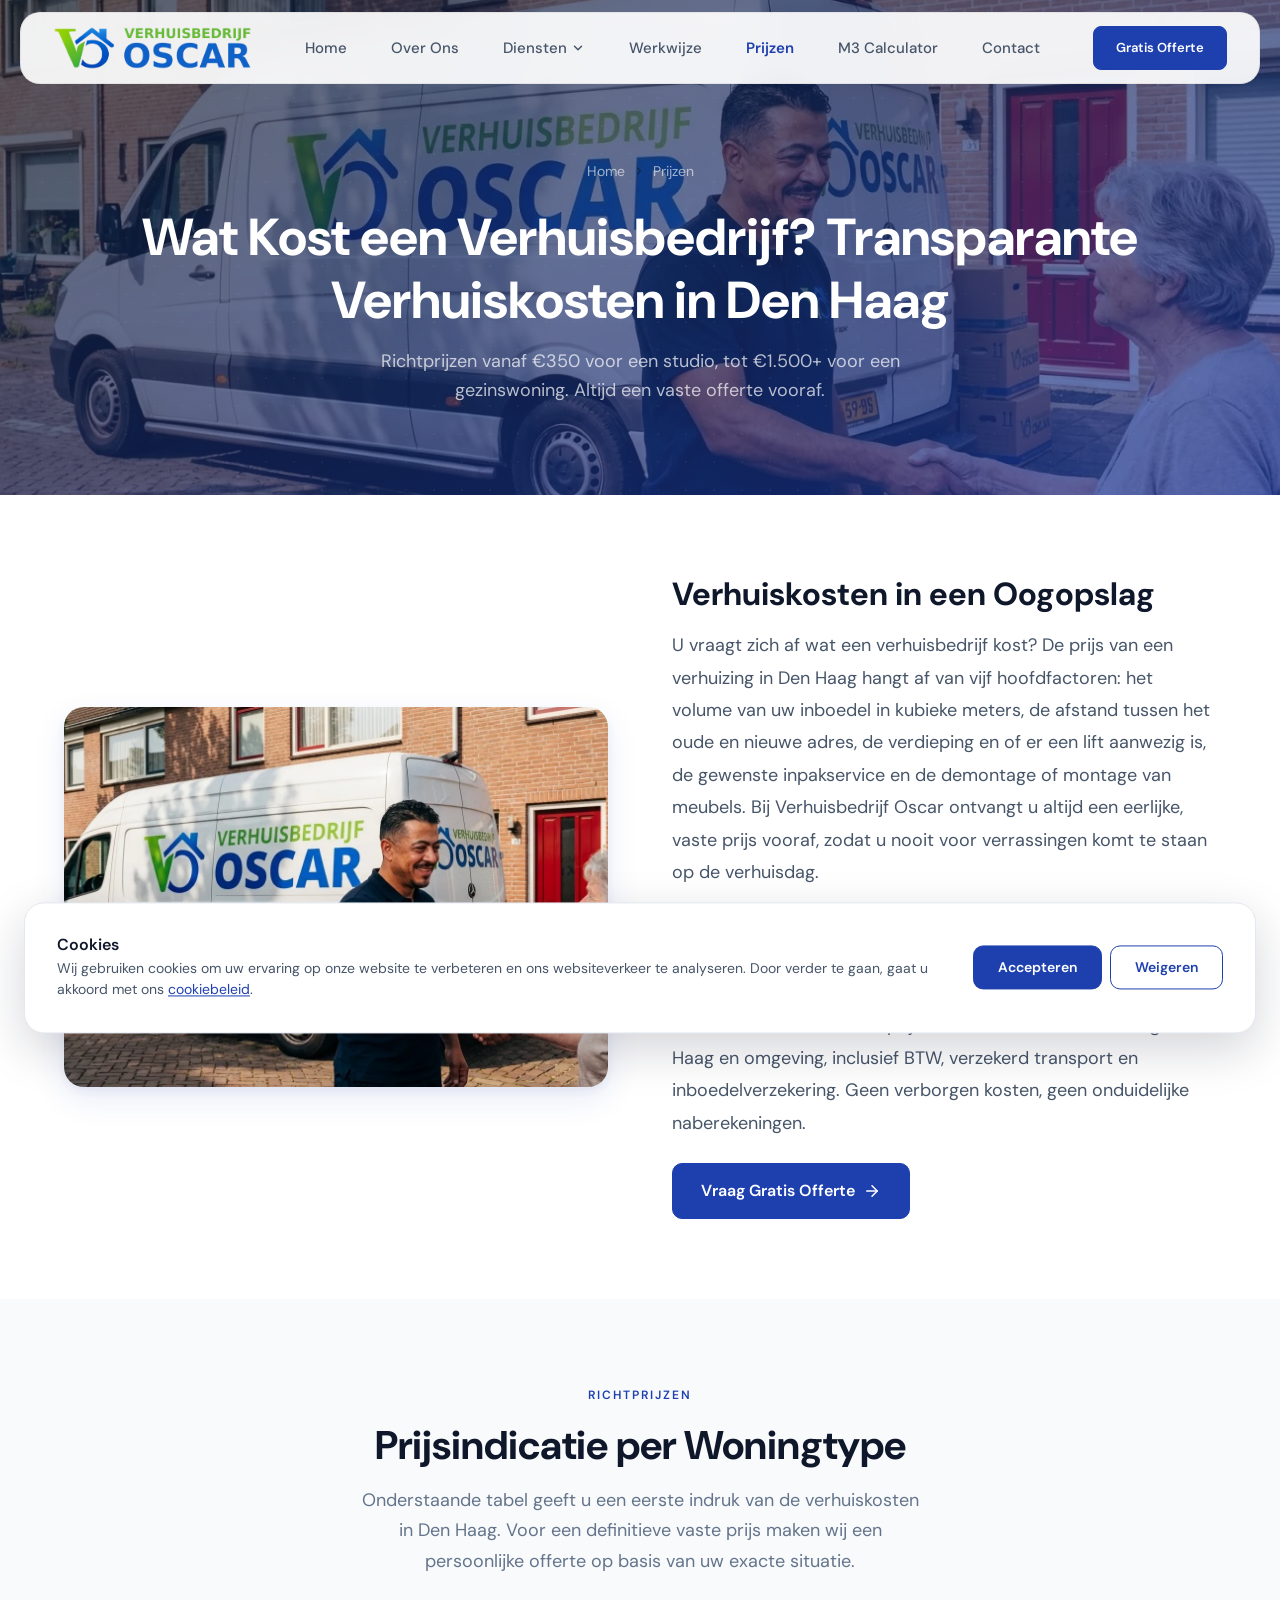
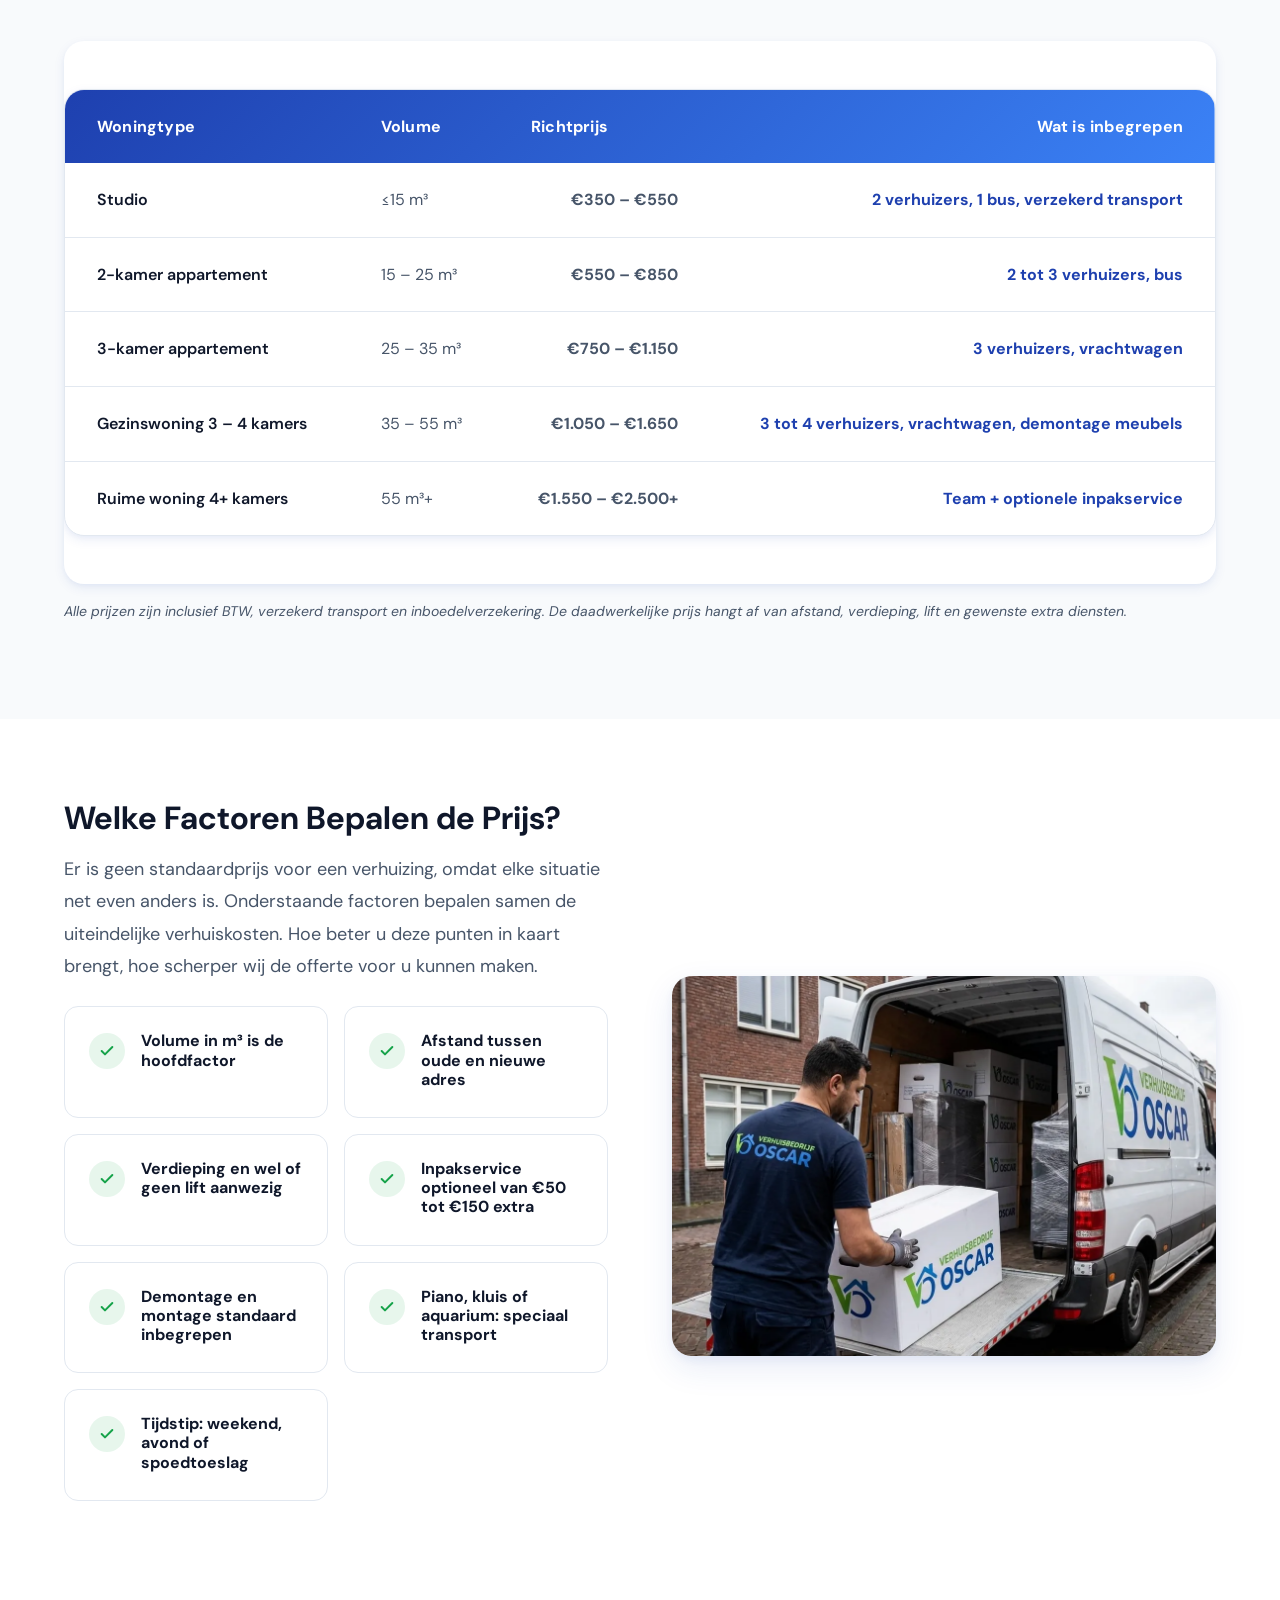
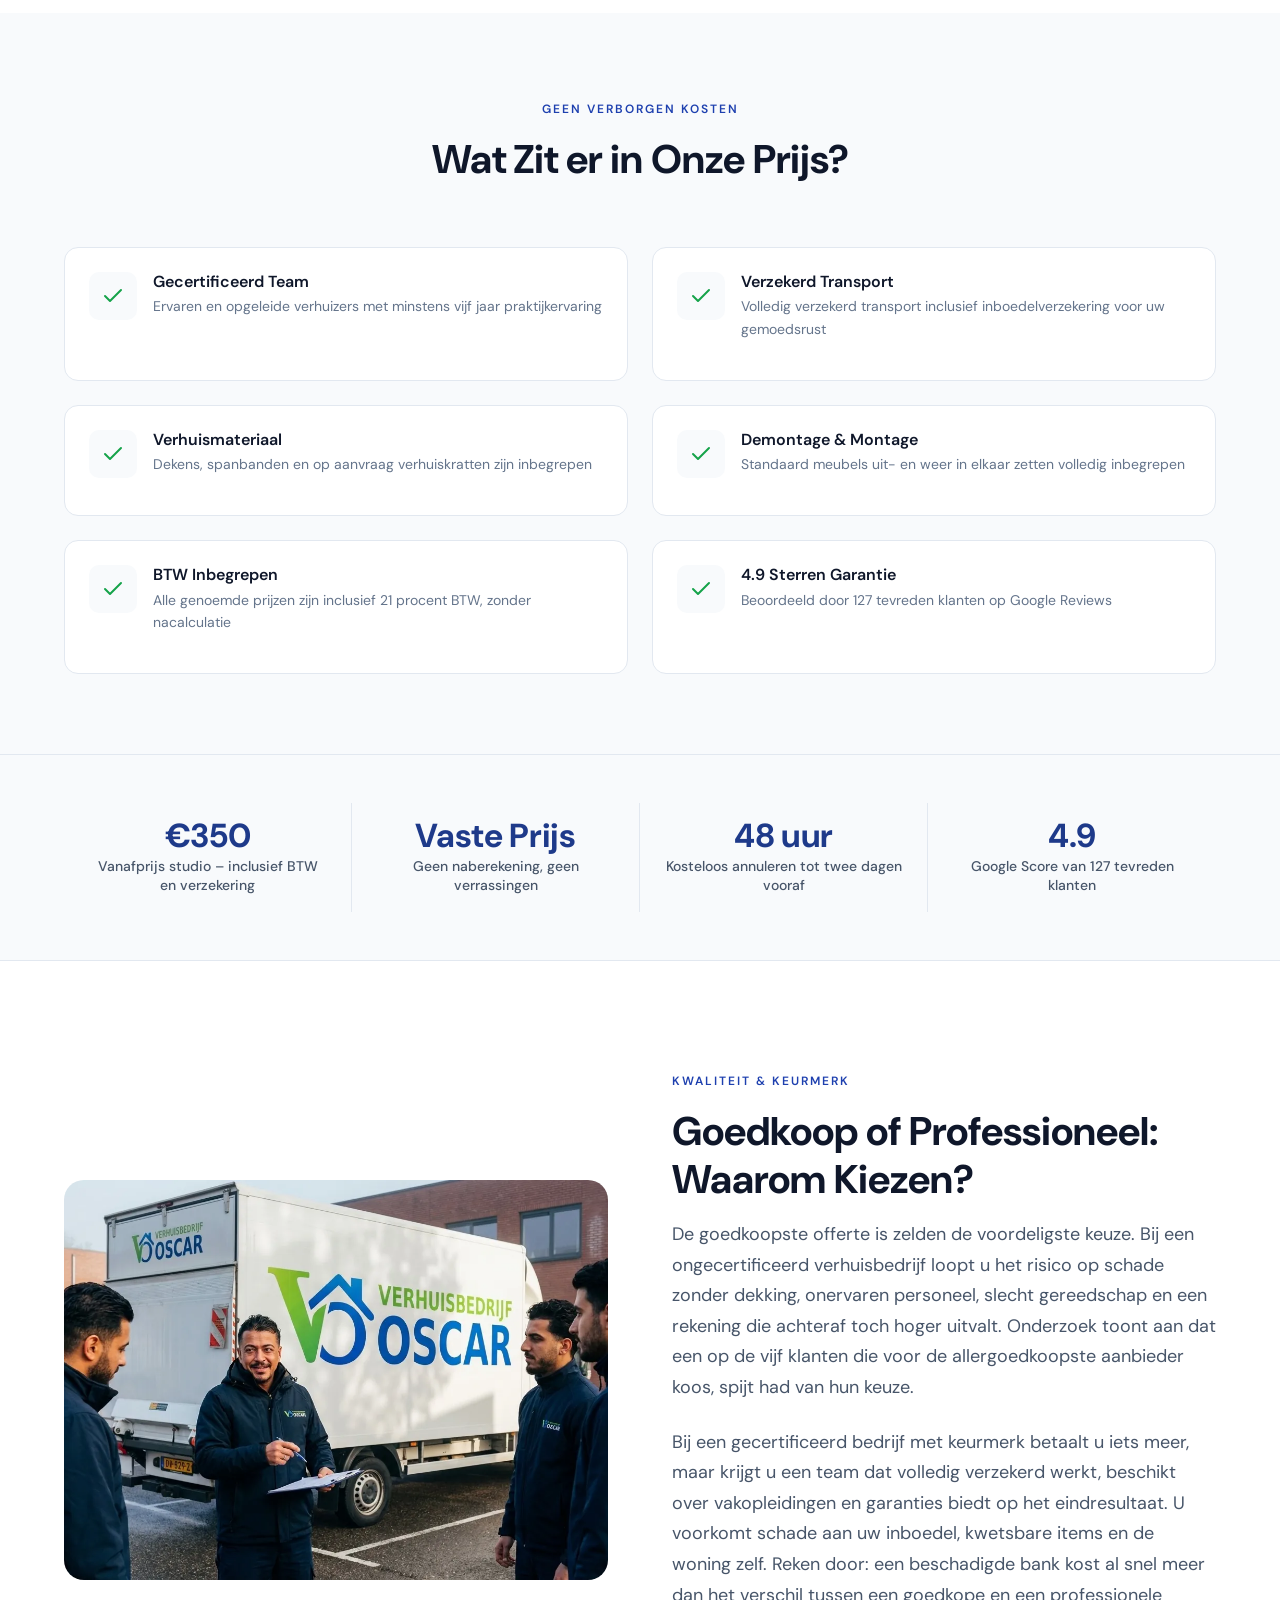
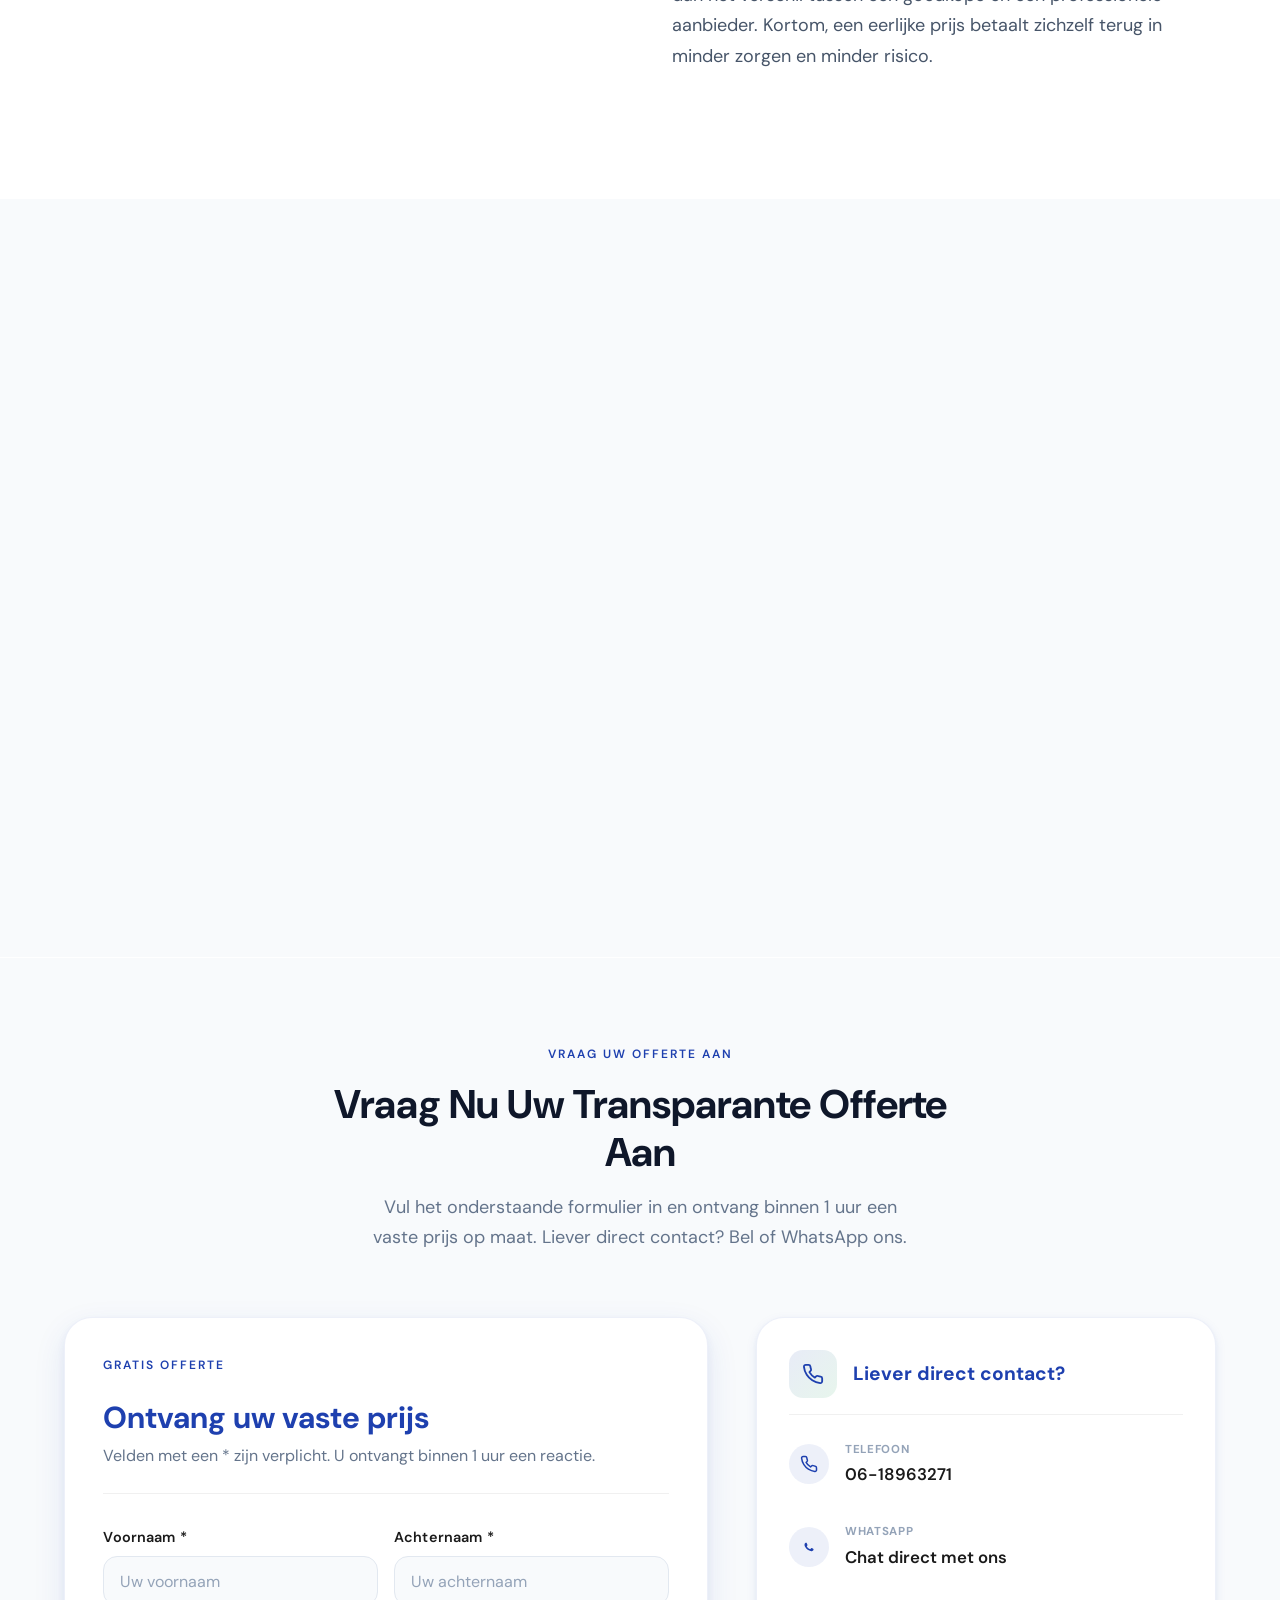
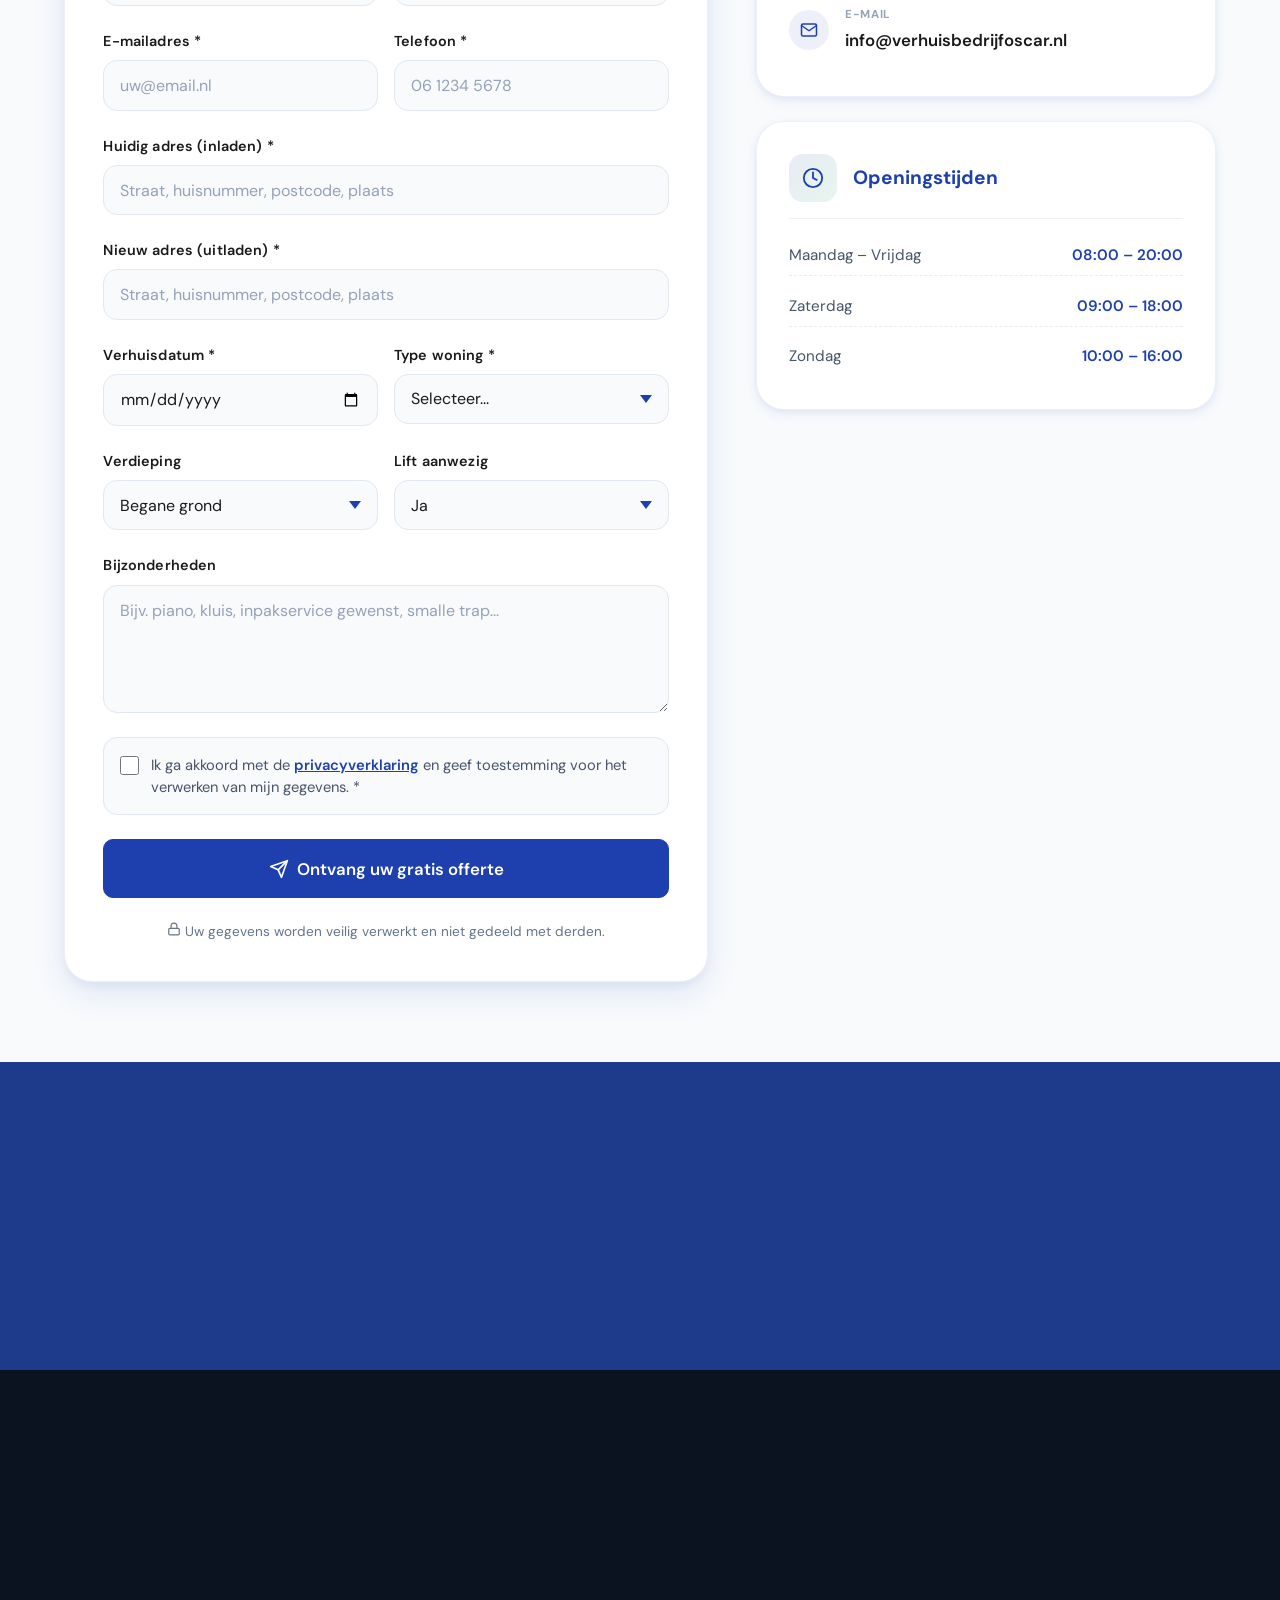
<file: prijs.html>
<!DOCTYPE html>
<html lang="nl">
<head>
    <meta charset="UTF-8">
    <meta name="viewport" content="width=device-width, initial-scale=1, viewport-fit=cover">
    <title>Verhuiskosten Den Haag | Wat Kost een Verhuisbedrijf? | Oscar</title>
    <meta name="description" content="Wat kost een verhuisbedrijf? Transparante verhuiskosten vanaf 350 euro (studio) tot 2.500+ (gezinswoning). Bereken verhuiskosten Den Haag. Gratis offerte.">
    <meta name="keywords" content="wat kost een verhuisbedrijf, verhuisbedrijf kosten, verhuiskosten, prijs verhuisbedrijf, verhuisbedrijf den haag kosten, verhuiskosten berekenen, vaste prijs verhuizing, verhuiskosten studio, verhuiskosten gezinswoning">
    <meta name="author" content="Verhuisbedrijf Oscar">
    <meta name="robots" content="index, follow">
    <link rel="canonical" href="https://verhuisbedrijfoscar.nl/prijs">

    <!-- Open Graph -->
    <meta property="og:type" content="website">
    <meta property="og:title" content="Verhuisbedrijf Kosten | Wat Kost een Verhuizing in Den Haag? | Verhuisbedrijf Oscar">
    <meta property="og:description" content="Wat kost een verhuisbedrijf? Transparante verhuiskosten vanaf 350 euro (studio) tot 2.500+ (gezinswoning). Bereken verhuiskosten Den Haag.">
    <meta property="og:url" content="https://verhuisbedrijfoscar.nl/prijs">
    <meta property="og:site_name" content="Verhuisbedrijf Oscar">
    <meta property="og:locale" content="nl_NL">
    <meta property="og:image" content="https://verhuisbedrijfoscar.nl/images/og-image.jpg">
    <meta property="og:image:width" content="1200">
    <meta property="og:image:height" content="630">

    <!-- Twitter Card -->
    <meta name="twitter:card" content="summary_large_image">
    <meta name="twitter:title" content="Verhuisbedrijf Kosten | Wat Kost een Verhuizing in Den Haag? | Verhuisbedrijf Oscar">
    <meta name="twitter:description" content="Wat kost een verhuisbedrijf? Transparante verhuiskosten vanaf 350 euro (studio) tot 2.500+ (gezinswoning). Bereken verhuiskosten Den Haag.">
    <meta name="twitter:image" content="https://verhuisbedrijfoscar.nl/images/og-image.jpg">

    <!-- Favicon -->
    <link rel="icon" href="/images/favicon.ico" sizes="any">
    <link rel="icon" type="image/png" sizes="16x16" href="/images/favicon-16x16.png">
    <link rel="icon" type="image/png" sizes="32x32" href="/images/favicon-32x32.png">
    <link rel="apple-touch-icon" sizes="180x180" href="/images/apple-touch-icon.png">
    <link rel="manifest" href="/manifest.json">
    <meta name="theme-color" content="#1B75BB">

    <!-- Google Fonts -->
    <link rel="preconnect" href="https://fonts.googleapis.com">
    <link rel="preconnect" href="https://fonts.gstatic.com" crossorigin>
    <link href="https://fonts.googleapis.com/css2?family=DM+Sans:ital,opsz,wght@0,9..40,100..1000;1,9..40,100..1000&display=swap" rel="stylesheet">

    <!-- LCP hero image preload -->
    <link rel="preload" as="image" href="/images/fotos/21-oscar-klant-handdruk.webp" fetchpriority="high">

    <!-- Critical CSS -->
    <style>
        *,*::before,*::after{box-sizing:border-box;margin:0;padding:0}
        body{font-family:var(--font-body);color:var(--text);line-height:1.6;overflow-x:hidden}
        .header{position:fixed;top:0;left:0;width:100%;z-index:500}
        .container{max-width:1200px;margin:0 auto;padding:0 1.5rem}
    </style>

    <!-- Main Stylesheet -->
    <link rel="stylesheet" href="/css/style.css">

    <!-- Schema.org JSON-LD -->
    <script type="application/ld+json">
    {
        "@context": "https://schema.org",
        "@type": "Service",
        "name": "Verhuisservice Den Haag",
        "description": "Transparante verhuisservice in Den Haag en de Randstad. Richtprijzen vanaf 350 euro voor een studio tot 2500 euro voor een ruime gezinswoning. Altijd een vaste offerte vooraf.",
        "serviceType": "Verhuisservice",
        "provider": {
            "@type": "MovingCompany",
            "name": "Verhuisbedrijf Oscar",
            "telephone": "+31618963271",
            "email": "info@verhuisbedrijfoscar.nl",
            "url": "https://verhuisbedrijfoscar.nl",
            "address": {
                "@type": "PostalAddress",
                "streetAddress": "Binckhorstlaan 50",
                "addressLocality": "Den Haag",
                "postalCode": "2516 BD",
                "addressCountry": "NL"
            }
        },
        "areaServed": [
            {"@type": "City", "name": "Den Haag"},
            {"@type": "City", "name": "Rotterdam"},
            {"@type": "City", "name": "Leiden"},
            {"@type": "City", "name": "Delft"},
            {"@type": "City", "name": "Zoetermeer"},
            {"@type": "City", "name": "Rijswijk"},
            {"@type": "Place", "name": "Randstad"}
        ],
        "offers": {
            "@type": "AggregateOffer",
            "priceCurrency": "EUR",
            "lowPrice": "350",
            "highPrice": "2500",
            "priceSpecification": {
                "@type": "PriceSpecification",
                "priceCurrency": "EUR",
                "minPrice": "350",
                "maxPrice": "2500"
            }
        },
        "url": "https://verhuisbedrijfoscar.nl/prijs"
    }
    </script>
    <script type="application/ld+json">
    {
        "@context": "https://schema.org",
        "@type": "FAQPage",
        "mainEntity": [
            {
                "@type": "Question",
                "name": "Wat kost een verhuizing per uur?",
                "acceptedAnswer": {
                    "@type": "Answer",
                    "text": "De richtprijs voor een verhuizer ligt tussen de 35 en 50 euro per verhuizer per uur, inclusief BTW. Bij een vaste prijs ontvangt u vooraf een complete offerte, zodat u niet per uur hoeft af te rekenen. Veel klanten kiezen daarom voor de vaste prijs, omdat het achteraf niemand voor verrassingen stelt."
                }
            },
            {
                "@type": "Question",
                "name": "Krijg ik een vaste prijs of een uurtarief?",
                "acceptedAnswer": {
                    "@type": "Answer",
                    "text": "Beide opties zijn mogelijk. Bij een duidelijke inventarisatie werken wij meestal met een vaste prijs voor de hele verhuizing. Weet u nog niet precies welk volume u heeft, dan kan een uurtarief passender zijn. Wij adviseren u bij het eerste contact welke optie voor uw situatie het voordeligst is."
                }
            },
            {
                "@type": "Question",
                "name": "Zijn er extra kosten voor een hoge verdieping zonder lift?",
                "acceptedAnswer": {
                    "@type": "Answer",
                    "text": "Ja, bij een hoge verdieping zonder lift geldt een toeslag omdat het dragen meer tijd en mensen vraagt. In de meeste gevallen is het voordeliger om een verhuislift te huren voor 150 tot 250 euro per dagdeel. Zo gaan grote meubels veilig via het raam naar binnen of buiten, zonder urenlang trap op en trap af sjouwen."
                }
            },
            {
                "@type": "Question",
                "name": "Kan ik per WhatsApp een offerte aanvragen?",
                "acceptedAnswer": {
                    "@type": "Answer",
                    "text": "Zeker. U kunt ons 24 uur per dag bereiken via WhatsApp op https://wa.me/31618963271. Stuur een korte beschrijving van uw woning, verhuisdatum en wensen, en u ontvangt doorgaans binnen een uur een eerste prijsindicatie terug. Voor een definitieve vaste prijs plannen wij vervolgens een korte inventarisatie."
                }
            },
            {
                "@type": "Question",
                "name": "Hoe ver van tevoren moet ik boeken?",
                "acceptedAnswer": {
                    "@type": "Answer",
                    "text": "Voor een normale verhuizing adviseren wij twee tot drie weken van tevoren te boeken, zodat wij uw gewenste datum kunnen garanderen. In drukke periodes rond de eerste van de maand en in de zomer is eerder boeken verstandig. Voor spoedverhuizingen kunnen wij vaak al binnen 24 uur terecht, mits er een team beschikbaar is."
                }
            },
            {
                "@type": "Question",
                "name": "Betaal ik iets bij annulering?",
                "acceptedAnswer": {
                    "@type": "Answer",
                    "text": "Bij Verhuisbedrijf Oscar kunt u kosteloos annuleren tot 48 uur voor de geplande verhuisdatum. Annuleert u binnen 48 uur, dan worden in beperkte gevallen gemaakte voorbereidingskosten in rekening gebracht. Dit staat duidelijk beschreven in uw offerte, zodat u vooraf precies weet waar u aan toe bent."
                }
            }
        ]
    }
    </script>
    <script type="application/ld+json">
    {
        "@context": "https://schema.org",
        "@type": "BreadcrumbList",
        "itemListElement": [
            {
                "@type": "ListItem",
                "position": 1,
                "name": "Home",
                "item": "https://verhuisbedrijfoscar.nl"
            },
            {
                "@type": "ListItem",
                "position": 2,
                "name": "Prijzen",
                "item": "https://verhuisbedrijfoscar.nl/prijs"
            }
        ]
    }
    </script>
</head>
<body>

    <!-- Skip to main content (WCAG 2.4.1 Bypass Blocks) -->
    <a href="#main-content" class="skip-link">Direct naar hoofdinhoud</a>

    <!-- Cookie Banner -->
    <div id="cookie-banner" class="cookie-banner" role="dialog" aria-label="Cookiemelding" aria-hidden="false">
        <div class="cookie-banner__text">
            <h4>Cookies</h4>
            <p>Wij gebruiken cookies om uw ervaring op onze website te verbeteren en ons websiteverkeer te analyseren. Door verder te gaan, gaat u akkoord met ons <a href="/privacy">cookiebeleid</a>.</p>
        </div>
        <div class="cookie-banner__actions">
            <button class="btn btn-primary" id="cookie-accept" type="button">Accepteren</button>
            <button class="btn btn-outline" id="cookie-reject" type="button">Weigeren</button>
        </div>
    </div>

    <!-- Header -->
    <header class="header" id="header" role="banner">
        <div class="header__inner">
            <a href="/" class="header__logo" aria-label="Verhuisbedrijf Oscar - Terug naar homepagina">
                <img src="/images/logo-horizontaal.png" alt="Verhuisbedrijf Oscar" width="200" height="52">
            </a>

            <nav class="header__nav" aria-label="Hoofdnavigatie">
                <a href="/" class="header__nav-link">Home</a>
                <a href="/over-ons" class="header__nav-link">Over Ons</a>
                <div class="header__nav-dropdown">
                    <button type="button" class="header__nav-link--has-dropdown" aria-expanded="false" aria-haspopup="true">
                        Diensten
                        <svg class="dropdown-chevron" xmlns="http://www.w3.org/2000/svg" width="14" height="14" viewBox="0 0 24 24" fill="none" stroke="currentColor" stroke-width="2.5" stroke-linecap="round" stroke-linejoin="round" aria-hidden="true"><polyline points="6 9 12 15 18 9"/></svg>
                    </button>
                    <div class="header__dropdown-menu">
                        <a href="/particuliere-verhuizing" class="header__dropdown-link">
                            <div class="dropdown-icon">
                                <svg xmlns="http://www.w3.org/2000/svg" width="20" height="20" viewBox="0 0 24 24" fill="none" stroke="currentColor" stroke-width="1.5" stroke-linecap="round" stroke-linejoin="round" aria-hidden="true"><path d="M3 9l9-7 9 7v11a2 2 0 0 1-2 2H5a2 2 0 0 1-2-2z"/><polyline points="9 22 9 12 15 12 15 22"/></svg>
                            </div>
                            <div class="header__dropdown-link-text">
                                <span>Particuliere Verhuizing</span>
                                <small>Woning- en inboedelverhuizing</small>
                            </div>
                        </a>
                        <a href="/zakelijke-verhuizing" class="header__dropdown-link">
                            <div class="dropdown-icon">
                                <svg xmlns="http://www.w3.org/2000/svg" width="20" height="20" viewBox="0 0 24 24" fill="none" stroke="currentColor" stroke-width="1.5" stroke-linecap="round" stroke-linejoin="round" aria-hidden="true"><rect x="4" y="2" width="16" height="20" rx="2" ry="2"/><line x1="8" y1="6" x2="16" y2="6"/><line x1="8" y1="10" x2="16" y2="10"/><line x1="8" y1="14" x2="12" y2="14"/></svg>
                            </div>
                            <div class="header__dropdown-link-text">
                                <span>Zakelijke Verhuizing</span>
                                <small>Kantoor- en bedrijfsverhuizing</small>
                            </div>
                        </a>
                        <a href="/spoedverhuizing" class="header__dropdown-link">
                            <div class="dropdown-icon">
                                <svg xmlns="http://www.w3.org/2000/svg" width="20" height="20" viewBox="0 0 24 24" fill="none" stroke="currentColor" stroke-width="1.5" stroke-linecap="round" stroke-linejoin="round" aria-hidden="true"><circle cx="12" cy="12" r="10"/><polyline points="12 6 12 12 16 14"/></svg>
                            </div>
                            <div class="header__dropdown-link-text">
                                <span>Spoedverhuizing</span>
                                <small>Snel en flexibel verhuizen</small>
                            </div>
                        </a>
                    </div>
                </div>
                <a href="/werkwijze" class="header__nav-link">Werkwijze</a>
                <a href="/prijs" class="header__nav-link active">Prijzen</a>
                <a href="/m3-calculator" class="header__nav-link">M3 Calculator</a>
                <a href="/contact" class="header__nav-link">Contact</a>
            </nav>

            <div class="header__cta">
                <a href="/contact" class="btn btn-primary">Gratis Offerte</a>
            </div>

            <div class="header__hamburger" id="hamburger-btn" role="button" tabindex="0" aria-label="Menu openen" aria-expanded="false" aria-controls="mobile-nav">
                <span></span>
                <span></span>
                <span></span>
            </div>
        </div>

        <div class="mobile-nav" id="mobile-nav" aria-hidden="true" role="dialog" aria-label="Mobiel navigatiemenu">
            <a href="/" class="mobile-nav__link">Home</a>
            <a href="/over-ons" class="mobile-nav__link">Over Ons</a>
            <div class="mobile-nav__group">
                <span class="mobile-nav__group-title">Diensten</span>
                <a href="/particuliere-verhuizing" class="mobile-nav__link mobile-nav__link--sub">Particuliere Verhuizing</a>
                <a href="/zakelijke-verhuizing" class="mobile-nav__link mobile-nav__link--sub">Zakelijke Verhuizing</a>
                <a href="/spoedverhuizing" class="mobile-nav__link mobile-nav__link--sub">Spoedverhuizing</a>
            </div>
            <a href="/werkwijze" class="mobile-nav__link">Werkwijze</a>
            <a href="/prijs" class="mobile-nav__link">Prijzen</a>
            <a href="/m3-calculator" class="mobile-nav__link">M3 Calculator</a>
            <a href="/contact" class="mobile-nav__link">Contact</a>
            <div class="mobile-nav__cta">
                <a href="/contact" class="btn btn-primary btn-large">Gratis Offerte Aanvragen</a>
                <a href="tel:0618963271" class="mobile-nav__phone">
                    <svg xmlns="http://www.w3.org/2000/svg" width="20" height="20" viewBox="0 0 24 24" fill="none" stroke="currentColor" stroke-width="2" stroke-linecap="round" stroke-linejoin="round" aria-hidden="true"><path d="M22 16.92v3a2 2 0 0 1-2.18 2 19.79 19.79 0 0 1-8.63-3.07 19.5 19.5 0 0 1-6-6 19.79 19.79 0 0 1-3.07-8.67A2 2 0 0 1 4.11 2h3a2 2 0 0 1 2 1.72 12.84 12.84 0 0 0 .7 2.81 2 2 0 0 1-.45 2.11L8.09 9.91a16 16 0 0 0 6 6l1.27-1.27a2 2 0 0 1 2.11-.45 12.84 12.84 0 0 0 2.81.7A2 2 0 0 1 22 16.92z"/></svg>
                    06-18963271
                </a>
            </div>
        </div>
    </header>

    <main id="main-content" tabindex="-1">

        <!-- Page Hero -->
        <section class="page-hero" aria-labelledby="page-hero-heading" style="--hero-bg: url('/images/fotos/21-oscar-klant-handdruk.webp')">
            <div class="container">
                <div class="page-hero__content">
                    <nav class="page-hero__breadcrumb" aria-label="Breadcrumb">
                        <a href="/">Home</a>
                        <svg xmlns="http://www.w3.org/2000/svg" width="12" height="12" viewBox="0 0 24 24" fill="none" stroke="currentColor" stroke-width="2" stroke-linecap="round" stroke-linejoin="round" aria-hidden="true"><polyline points="9 18 15 12 9 6"/></svg>
                        <span>Prijzen</span>
                    </nav>
                    <h1 id="page-hero-heading">Wat Kost een Verhuisbedrijf? Transparante Verhuiskosten in Den Haag</h1>
                    <p>Richtprijzen vanaf &euro;350 voor een studio, tot &euro;1.500+ voor een gezinswoning. Altijd een vaste offerte vooraf.</p>
                </div>
            </div>
        </section>

        <!-- Sectie 1: Verhuiskosten in een oogopslag -->
        <section class="section-padding" aria-labelledby="intro-heading">
            <div class="container">
                <div class="dienst-block">
                    <div class="dienst-block__image">
                        <img src="/images/fotos/21-oscar-klant-handdruk.webp" alt="Oscar bespreekt transparante verhuiskosten met een klant in Den Haag" width="560" height="380">
                    </div>
                    <div class="dienst-block__content">
                        <h2 id="intro-heading">Verhuiskosten in een Oogopslag</h2>
                        <p>U vraagt zich af wat een verhuisbedrijf kost? De prijs van een verhuizing in Den Haag hangt af van vijf hoofdfactoren: het volume van uw inboedel in kubieke meters, de afstand tussen het oude en nieuwe adres, de verdieping en of er een lift aanwezig is, de gewenste inpakservice en de demontage of montage van meubels. Bij Verhuisbedrijf Oscar ontvangt u altijd een eerlijke, vaste prijs vooraf, zodat u nooit voor verrassingen komt te staan op de verhuisdag.</p>
                        <p>Onze transparante werkwijze begint met een gratis inventarisatie bij u thuis of via een videogesprek. Aan de hand daarvan berekenen wij precies wat u kwijt bent aan verhuiskosten. Zo weet u van tevoren welke prijs u betaalt voor uw verhuizing in Den Haag en omgeving, inclusief BTW, verzekerd transport en inboedelverzekering. Geen verborgen kosten, geen onduidelijke naberekeningen.</p>
                        <a href="/contact" class="btn btn-primary">
                            Vraag Gratis Offerte
                            <svg xmlns="http://www.w3.org/2000/svg" width="18" height="18" viewBox="0 0 24 24" fill="none" stroke="currentColor" stroke-width="2" stroke-linecap="round" stroke-linejoin="round" aria-hidden="true"><line x1="5" y1="12" x2="19" y2="12"/><polyline points="12 5 19 12 12 19"/></svg>
                        </a>
                    </div>
                </div>
            </div>
        </section>

        <!-- Sectie 2: Prijsindicatie tabel -->
        <section class="section-padding bg-light" aria-labelledby="tabel-heading">
            <div class="container">
                <div class="section-header">
                    <span class="section-tag">Richtprijzen</span>
                    <h2 id="tabel-heading">Prijsindicatie per Woningtype</h2>
                    <p>Onderstaande tabel geeft u een eerste indruk van de verhuiskosten in Den Haag. Voor een definitieve vaste prijs maken wij een persoonlijke offerte op basis van uw exacte situatie.</p>
                </div>

                <div class="pricing-table-wrap" role="region" aria-labelledby="tabel-heading" tabindex="0">
                    <table class="pricing-table">
                        <thead>
                            <tr>
                                <th scope="col">Woningtype</th>
                                <th scope="col">Volume</th>
                                <th scope="col">Richtprijs</th>
                                <th scope="col">Wat is inbegrepen</th>
                            </tr>
                        </thead>
                        <tbody>
                            <tr>
                                <td>Studio</td>
                                <td>&le;15 m&sup3;</td>
                                <td class="price-cell">&euro;350 &ndash; &euro;550</td>
                                <td>2 verhuizers, 1 bus, verzekerd transport</td>
                            </tr>
                            <tr>
                                <td>2-kamer appartement</td>
                                <td>15 &ndash; 25 m&sup3;</td>
                                <td class="price-cell">&euro;550 &ndash; &euro;850</td>
                                <td>2 tot 3 verhuizers, bus</td>
                            </tr>
                            <tr>
                                <td>3-kamer appartement</td>
                                <td>25 &ndash; 35 m&sup3;</td>
                                <td class="price-cell">&euro;750 &ndash; &euro;1.150</td>
                                <td>3 verhuizers, vrachtwagen</td>
                            </tr>
                            <tr>
                                <td>Gezinswoning 3 &ndash; 4 kamers</td>
                                <td>35 &ndash; 55 m&sup3;</td>
                                <td class="price-cell">&euro;1.050 &ndash; &euro;1.650</td>
                                <td>3 tot 4 verhuizers, vrachtwagen, demontage meubels</td>
                            </tr>
                            <tr>
                                <td>Ruime woning 4+ kamers</td>
                                <td>55 m&sup3;+</td>
                                <td class="price-cell">&euro;1.550 &ndash; &euro;2.500+</td>
                                <td>Team + optionele inpakservice</td>
                            </tr>
                        </tbody>
                    </table>
                </div>
                <p class="pricing-note">Alle prijzen zijn inclusief BTW, verzekerd transport en inboedelverzekering. De daadwerkelijke prijs hangt af van afstand, verdieping, lift en gewenste extra diensten.</p>
            </div>
        </section>

        <!-- Sectie 3: Welke factoren bepalen de prijs -->
        <section class="section-padding" aria-labelledby="factoren-heading">
            <div class="container">
                <div class="dienst-block dienst-block--reversed">
                    <div class="dienst-block__image">
                        <img src="/images/fotos/06-dozen-inladen-bus.webp" alt="Verhuizers laden dozen in een bus tijdens een verhuizing in Den Haag" width="560" height="380" loading="lazy" decoding="async">
                    </div>
                    <div class="dienst-block__content">
                        <h2 id="factoren-heading">Welke Factoren Bepalen de Prijs?</h2>
                        <p>Er is geen standaardprijs voor een verhuizing, omdat elke situatie net even anders is. Onderstaande factoren bepalen samen de uiteindelijke verhuiskosten. Hoe beter u deze punten in kaart brengt, hoe scherper wij de offerte voor u kunnen maken.</p>
                        <div class="why-oscar__list" role="list">
                            <div class="why-oscar__item" role="listitem">
                                <div class="why-oscar__item-check" aria-hidden="true">
                                    <svg xmlns="http://www.w3.org/2000/svg" width="16" height="16" viewBox="0 0 24 24" fill="none" stroke="currentColor" stroke-width="3" stroke-linecap="round" stroke-linejoin="round"><polyline points="20 6 9 17 4 12"/></svg>
                                </div>
                                <div class="why-oscar__item-content">
                                    <h4>Volume in m&sup3; is de hoofdfactor</h4>
                                </div>
                            </div>
                            <div class="why-oscar__item" role="listitem">
                                <div class="why-oscar__item-check" aria-hidden="true">
                                    <svg xmlns="http://www.w3.org/2000/svg" width="16" height="16" viewBox="0 0 24 24" fill="none" stroke="currentColor" stroke-width="3" stroke-linecap="round" stroke-linejoin="round"><polyline points="20 6 9 17 4 12"/></svg>
                                </div>
                                <div class="why-oscar__item-content">
                                    <h4>Afstand tussen oude en nieuwe adres</h4>
                                </div>
                            </div>
                            <div class="why-oscar__item" role="listitem">
                                <div class="why-oscar__item-check" aria-hidden="true">
                                    <svg xmlns="http://www.w3.org/2000/svg" width="16" height="16" viewBox="0 0 24 24" fill="none" stroke="currentColor" stroke-width="3" stroke-linecap="round" stroke-linejoin="round"><polyline points="20 6 9 17 4 12"/></svg>
                                </div>
                                <div class="why-oscar__item-content">
                                    <h4>Verdieping en wel of geen lift aanwezig</h4>
                                </div>
                            </div>
                            <div class="why-oscar__item" role="listitem">
                                <div class="why-oscar__item-check" aria-hidden="true">
                                    <svg xmlns="http://www.w3.org/2000/svg" width="16" height="16" viewBox="0 0 24 24" fill="none" stroke="currentColor" stroke-width="3" stroke-linecap="round" stroke-linejoin="round"><polyline points="20 6 9 17 4 12"/></svg>
                                </div>
                                <div class="why-oscar__item-content">
                                    <h4>Inpakservice optioneel van &euro;50 tot &euro;150 extra</h4>
                                </div>
                            </div>
                            <div class="why-oscar__item" role="listitem">
                                <div class="why-oscar__item-check" aria-hidden="true">
                                    <svg xmlns="http://www.w3.org/2000/svg" width="16" height="16" viewBox="0 0 24 24" fill="none" stroke="currentColor" stroke-width="3" stroke-linecap="round" stroke-linejoin="round"><polyline points="20 6 9 17 4 12"/></svg>
                                </div>
                                <div class="why-oscar__item-content">
                                    <h4>Demontage en montage standaard inbegrepen</h4>
                                </div>
                            </div>
                            <div class="why-oscar__item" role="listitem">
                                <div class="why-oscar__item-check" aria-hidden="true">
                                    <svg xmlns="http://www.w3.org/2000/svg" width="16" height="16" viewBox="0 0 24 24" fill="none" stroke="currentColor" stroke-width="3" stroke-linecap="round" stroke-linejoin="round"><polyline points="20 6 9 17 4 12"/></svg>
                                </div>
                                <div class="why-oscar__item-content">
                                    <h4>Piano, kluis of aquarium: speciaal transport</h4>
                                </div>
                            </div>
                            <div class="why-oscar__item" role="listitem">
                                <div class="why-oscar__item-check" aria-hidden="true">
                                    <svg xmlns="http://www.w3.org/2000/svg" width="16" height="16" viewBox="0 0 24 24" fill="none" stroke="currentColor" stroke-width="3" stroke-linecap="round" stroke-linejoin="round"><polyline points="20 6 9 17 4 12"/></svg>
                                </div>
                                <div class="why-oscar__item-content">
                                    <h4>Tijdstip: weekend, avond of spoedtoeslag</h4>
                                </div>
                            </div>
                        </div>
                    </div>
                </div>
            </div>
        </section>

        <!-- Sectie 4: Wat is inbegrepen in onze prijs -->
        <section class="section-padding bg-light" aria-labelledby="inbegrepen-heading">
            <div class="container">
                <div class="section-header">
                    <span class="section-tag">Geen Verborgen Kosten</span>
                    <h2 id="inbegrepen-heading">Wat Zit er in Onze Prijs?</h2>
                </div>

                <div class="features-grid">
                    <div class="feature-item">
                        <div class="feature-item__icon">
                            <svg xmlns="http://www.w3.org/2000/svg" width="24" height="24" viewBox="0 0 24 24" fill="none" stroke="currentColor" stroke-width="2" stroke-linecap="round" stroke-linejoin="round" aria-hidden="true"><polyline points="20 6 9 17 4 12"/></svg>
                        </div>
                        <div class="feature-item__text">
                            <h4>Gecertificeerd Team</h4>
                            <p>Ervaren en opgeleide verhuizers met minstens vijf jaar praktijkervaring</p>
                        </div>
                    </div>
                    <div class="feature-item">
                        <div class="feature-item__icon">
                            <svg xmlns="http://www.w3.org/2000/svg" width="24" height="24" viewBox="0 0 24 24" fill="none" stroke="currentColor" stroke-width="2" stroke-linecap="round" stroke-linejoin="round" aria-hidden="true"><polyline points="20 6 9 17 4 12"/></svg>
                        </div>
                        <div class="feature-item__text">
                            <h4>Verzekerd Transport</h4>
                            <p>Volledig verzekerd transport inclusief inboedelverzekering voor uw gemoedsrust</p>
                        </div>
                    </div>
                    <div class="feature-item">
                        <div class="feature-item__icon">
                            <svg xmlns="http://www.w3.org/2000/svg" width="24" height="24" viewBox="0 0 24 24" fill="none" stroke="currentColor" stroke-width="2" stroke-linecap="round" stroke-linejoin="round" aria-hidden="true"><polyline points="20 6 9 17 4 12"/></svg>
                        </div>
                        <div class="feature-item__text">
                            <h4>Verhuismateriaal</h4>
                            <p>Dekens, spanbanden en op aanvraag verhuiskratten zijn inbegrepen</p>
                        </div>
                    </div>
                    <div class="feature-item">
                        <div class="feature-item__icon">
                            <svg xmlns="http://www.w3.org/2000/svg" width="24" height="24" viewBox="0 0 24 24" fill="none" stroke="currentColor" stroke-width="2" stroke-linecap="round" stroke-linejoin="round" aria-hidden="true"><polyline points="20 6 9 17 4 12"/></svg>
                        </div>
                        <div class="feature-item__text">
                            <h4>Demontage &amp; Montage</h4>
                            <p>Standaard meubels uit- en weer in elkaar zetten volledig inbegrepen</p>
                        </div>
                    </div>
                    <div class="feature-item">
                        <div class="feature-item__icon">
                            <svg xmlns="http://www.w3.org/2000/svg" width="24" height="24" viewBox="0 0 24 24" fill="none" stroke="currentColor" stroke-width="2" stroke-linecap="round" stroke-linejoin="round" aria-hidden="true"><polyline points="20 6 9 17 4 12"/></svg>
                        </div>
                        <div class="feature-item__text">
                            <h4>BTW Inbegrepen</h4>
                            <p>Alle genoemde prijzen zijn inclusief 21 procent BTW, zonder nacalculatie</p>
                        </div>
                    </div>
                    <div class="feature-item">
                        <div class="feature-item__icon">
                            <svg xmlns="http://www.w3.org/2000/svg" width="24" height="24" viewBox="0 0 24 24" fill="none" stroke="currentColor" stroke-width="2" stroke-linecap="round" stroke-linejoin="round" aria-hidden="true"><polyline points="20 6 9 17 4 12"/></svg>
                        </div>
                        <div class="feature-item__text">
                            <h4>4.9 Sterren Garantie</h4>
                            <p>Beoordeeld door 127 tevreden klanten op Google Reviews</p>
                        </div>
                    </div>
                </div>
            </div>
        </section>

        <!-- USP Bar -->
        <section class="stats section-padding" aria-label="Onze sterke punten">
            <div class="container">
                <div class="stats__grid">
                    <div class="stat-item">
                        <div class="stat-item__number">&euro;350</div>
                        <div class="stat-item__label">Vanafprijs studio &ndash; inclusief BTW en verzekering</div>
                    </div>
                    <div class="stat-item">
                        <div class="stat-item__number">Vaste Prijs</div>
                        <div class="stat-item__label">Geen naberekening, geen verrassingen</div>
                    </div>
                    <div class="stat-item">
                        <div class="stat-item__number">48 uur</div>
                        <div class="stat-item__label">Kosteloos annuleren tot twee dagen vooraf</div>
                    </div>
                    <div class="stat-item">
                        <div class="stat-item__number">4.9</div>
                        <div class="stat-item__label">Google Score van 127 tevreden klanten</div>
                    </div>
                </div>
            </div>
        </section>

        <!-- Sectie 5: Goedkoop vs Professioneel -->
        <section class="section-padding" aria-labelledby="goedkoop-heading">
            <div class="container">
                <div class="about-block">
                    <div class="about-block__image">
                        <img src="/images/fotos/24-oscar-team-briefing.webp" alt="Oscar briefing met zijn team voor een verzekerde verhuizing in Den Haag" width="600" height="400" loading="lazy" decoding="async">
                    </div>
                    <div class="about-block__content">
                        <span class="section-tag">Kwaliteit &amp; Keurmerk</span>
                        <h2 id="goedkoop-heading">Goedkoop of Professioneel: Waarom Kiezen?</h2>
                        <p>De goedkoopste offerte is zelden de voordeligste keuze. Bij een ongecertificeerd verhuisbedrijf loopt u het risico op schade zonder dekking, onervaren personeel, slecht gereedschap en een rekening die achteraf toch hoger uitvalt. Onderzoek toont aan dat een op de vijf klanten die voor de allergoedkoopste aanbieder koos, spijt had van hun keuze.</p>
                        <p>Bij een gecertificeerd bedrijf met keurmerk betaalt u iets meer, maar krijgt u een team dat volledig verzekerd werkt, beschikt over vakopleidingen en garanties biedt op het eindresultaat. U voorkomt schade aan uw inboedel, kwetsbare items en de woning zelf. Reken door: een beschadigde bank kost al snel meer dan het verschil tussen een goedkope en een professionele aanbieder. Kortom, een eerlijke prijs betaalt zichzelf terug in minder zorgen en minder risico.</p>
                    </div>
                </div>
            </div>
        </section>

        <!-- Sectie 6: FAQ -->
        <section class="faq section-padding bg-light" aria-labelledby="faq-heading">
            <div class="container">
                <div class="section-header">
                    <span class="section-tag">Veelgestelde Vragen</span>
                    <h2 id="faq-heading">Alles over Verhuiskosten</h2>
                </div>

                <div class="faq__grid">
                    <div class="faq__item">
                        <button class="faq__question" type="button" aria-expanded="false">
                            <span>Wat kost een verhuizing per uur?</span>
                            <span class="faq__question-icon" aria-hidden="true">
                                <svg xmlns="http://www.w3.org/2000/svg" width="18" height="18" viewBox="0 0 24 24" fill="none" stroke="currentColor" stroke-width="2" stroke-linecap="round" stroke-linejoin="round"><line x1="12" y1="5" x2="12" y2="19"/><line x1="5" y1="12" x2="19" y2="12"/></svg>
                            </span>
                        </button>
                        <div class="faq__answer">
                            <div class="faq__answer-inner">
                                <p>De richtprijs voor een verhuizer ligt tussen de &euro;35 en &euro;50 per verhuizer per uur, inclusief BTW. Bij een vaste prijs ontvangt u vooraf een complete offerte, zodat u niet per uur hoeft af te rekenen. Veel klanten kiezen daarom voor de vaste prijs, omdat het achteraf niemand voor verrassingen stelt.</p>
                            </div>
                        </div>
                    </div>

                    <div class="faq__item">
                        <button class="faq__question" type="button" aria-expanded="false">
                            <span>Krijg ik een vaste prijs of een uurtarief?</span>
                            <span class="faq__question-icon" aria-hidden="true">
                                <svg xmlns="http://www.w3.org/2000/svg" width="18" height="18" viewBox="0 0 24 24" fill="none" stroke="currentColor" stroke-width="2" stroke-linecap="round" stroke-linejoin="round"><line x1="12" y1="5" x2="12" y2="19"/><line x1="5" y1="12" x2="19" y2="12"/></svg>
                            </span>
                        </button>
                        <div class="faq__answer">
                            <div class="faq__answer-inner">
                                <p>Beide opties zijn mogelijk. Bij een duidelijke inventarisatie werken wij meestal met een vaste prijs voor de hele verhuizing. Weet u nog niet precies welk volume u heeft, dan kan een uurtarief passender zijn. Wij adviseren u bij het eerste contact welke optie voor uw situatie het voordeligst is.</p>
                            </div>
                        </div>
                    </div>

                    <div class="faq__item">
                        <button class="faq__question" type="button" aria-expanded="false">
                            <span>Zijn er extra kosten voor een hoge verdieping zonder lift?</span>
                            <span class="faq__question-icon" aria-hidden="true">
                                <svg xmlns="http://www.w3.org/2000/svg" width="18" height="18" viewBox="0 0 24 24" fill="none" stroke="currentColor" stroke-width="2" stroke-linecap="round" stroke-linejoin="round"><line x1="12" y1="5" x2="12" y2="19"/><line x1="5" y1="12" x2="19" y2="12"/></svg>
                            </span>
                        </button>
                        <div class="faq__answer">
                            <div class="faq__answer-inner">
                                <p>Ja, bij een hoge verdieping zonder lift geldt een toeslag omdat het dragen meer tijd en mensen vraagt. In de meeste gevallen is het voordeliger om een verhuislift te huren voor &euro;150 tot &euro;250 per dagdeel. Zo gaan grote meubels veilig via het raam naar binnen of buiten, zonder urenlang trap op en trap af sjouwen.</p>
                            </div>
                        </div>
                    </div>

                    <div class="faq__item">
                        <button class="faq__question" type="button" aria-expanded="false">
                            <span>Kan ik per WhatsApp een offerte aanvragen?</span>
                            <span class="faq__question-icon" aria-hidden="true">
                                <svg xmlns="http://www.w3.org/2000/svg" width="18" height="18" viewBox="0 0 24 24" fill="none" stroke="currentColor" stroke-width="2" stroke-linecap="round" stroke-linejoin="round"><line x1="12" y1="5" x2="12" y2="19"/><line x1="5" y1="12" x2="19" y2="12"/></svg>
                            </span>
                        </button>
                        <div class="faq__answer">
                            <div class="faq__answer-inner">
                                <p>Zeker. U kunt ons 24 uur per dag bereiken via <a href="https://wa.me/31618963271" target="_blank" rel="noopener noreferrer">WhatsApp</a>. Stuur een korte beschrijving van uw woning, verhuisdatum en wensen, en u ontvangt doorgaans binnen een uur een eerste prijsindicatie terug. Voor een definitieve vaste prijs plannen wij vervolgens een korte inventarisatie.</p>
                            </div>
                        </div>
                    </div>

                    <div class="faq__item">
                        <button class="faq__question" type="button" aria-expanded="false">
                            <span>Hoe ver van tevoren moet ik boeken?</span>
                            <span class="faq__question-icon" aria-hidden="true">
                                <svg xmlns="http://www.w3.org/2000/svg" width="18" height="18" viewBox="0 0 24 24" fill="none" stroke="currentColor" stroke-width="2" stroke-linecap="round" stroke-linejoin="round"><line x1="12" y1="5" x2="12" y2="19"/><line x1="5" y1="12" x2="19" y2="12"/></svg>
                            </span>
                        </button>
                        <div class="faq__answer">
                            <div class="faq__answer-inner">
                                <p>Voor een normale verhuizing adviseren wij twee tot drie weken van tevoren te boeken, zodat wij uw gewenste datum kunnen garanderen. In drukke periodes rond de eerste van de maand en in de zomer is eerder boeken verstandig. Voor een spoedverhuizing kunnen wij vaak al binnen 24 uur terecht, mits er een team beschikbaar is.</p>
                            </div>
                        </div>
                    </div>

                    <div class="faq__item">
                        <button class="faq__question" type="button" aria-expanded="false">
                            <span>Betaal ik iets bij annulering?</span>
                            <span class="faq__question-icon" aria-hidden="true">
                                <svg xmlns="http://www.w3.org/2000/svg" width="18" height="18" viewBox="0 0 24 24" fill="none" stroke="currentColor" stroke-width="2" stroke-linecap="round" stroke-linejoin="round"><line x1="12" y1="5" x2="12" y2="19"/><line x1="5" y1="12" x2="19" y2="12"/></svg>
                            </span>
                        </button>
                        <div class="faq__answer">
                            <div class="faq__answer-inner">
                                <p>Bij Verhuisbedrijf Oscar kunt u kosteloos annuleren tot 48 uur voor de geplande verhuisdatum. Annuleert u binnen 48 uur, dan worden in beperkte gevallen gemaakte voorbereidingskosten in rekening gebracht. Dit staat duidelijk beschreven in uw offerte, zodat u vooraf precies weet waar u aan toe bent.</p>
                            </div>
                        </div>
                    </div>
                </div>
            </div>
        </section>

        <!-- Sectie 7: CTA + Offerteformulier -->
        <section class="section-padding contact" aria-labelledby="form-heading">
            <div class="container">
                <div class="section-header">
                    <span class="section-tag">Vraag Uw Offerte Aan</span>
                    <h2 id="form-heading">Vraag Nu Uw Transparante Offerte Aan</h2>
                    <p>Vul het onderstaande formulier in en ontvang binnen 1 uur een vaste prijs op maat. Liever direct contact? Bel of WhatsApp ons.</p>
                </div>

                <div class="contact__grid">
                    <!-- Form -->
                    <form class="cform__card" id="contact-form" method="POST" action="https://api.web3forms.com/submit">
                        <input type="hidden" name="access_key" value="deaff5e5-f6fe-494e-8908-f9ca6463e8c0">
                        <input type="hidden" name="subject" value="Offerteaanvraag via Prijzenpagina - Verhuisbedrijf Oscar">
                        <input type="hidden" name="from_name" value="Verhuisbedrijf Oscar Website">
                        <input type="hidden" name="redirect" value="https://verhuisbedrijfoscar.nl/bedankt">
                        <input type="checkbox" name="botcheck" class="hidden" style="display:none" tabindex="-1" autocomplete="off">

                        <div class="cform__header">
                            <span class="section-tag">Gratis offerte</span>
                            <h3 class="cform__title">Ontvang uw vaste prijs</h3>
                            <p class="cform__intro">Velden met een * zijn verplicht. U ontvangt binnen 1 uur een reactie.</p>
                        </div>

                        <div class="cform__grid">
                            <div class="cform__row cform__row--two-col">
                                <div class="cform__field">
                                    <label class="cform__label" for="voornaam">Voornaam *</label>
                                    <input class="cform__input" type="text" id="voornaam" name="voornaam" placeholder="Uw voornaam" autocomplete="given-name" required>
                                </div>
                                <div class="cform__field">
                                    <label class="cform__label" for="achternaam">Achternaam *</label>
                                    <input class="cform__input" type="text" id="achternaam" name="achternaam" placeholder="Uw achternaam" autocomplete="family-name" required>
                                </div>
                            </div>

                            <div class="cform__row cform__row--two-col">
                                <div class="cform__field">
                                    <label class="cform__label" for="email">E-mailadres *</label>
                                    <input class="cform__input" type="email" id="email" name="email" placeholder="uw@email.nl" autocomplete="email" required>
                                </div>
                                <div class="cform__field">
                                    <label class="cform__label" for="telefoon">Telefoon *</label>
                                    <input class="cform__input" type="tel" id="telefoon" name="telefoon" placeholder="06 1234 5678" autocomplete="tel" required>
                                </div>
                            </div>

                            <div class="cform__row">
                                <div class="cform__field">
                                    <label class="cform__label" for="inlaadadres">Huidig adres (inladen) *</label>
                                    <input class="cform__input" type="text" id="inlaadadres" name="inlaadadres" placeholder="Straat, huisnummer, postcode, plaats" autocomplete="street-address" required>
                                </div>
                            </div>

                            <div class="cform__row">
                                <div class="cform__field">
                                    <label class="cform__label" for="uitlaadadres">Nieuw adres (uitladen) *</label>
                                    <input class="cform__input" type="text" id="uitlaadadres" name="uitlaadadres" placeholder="Straat, huisnummer, postcode, plaats" autocomplete="shipping street-address" required>
                                </div>
                            </div>

                            <div class="cform__row cform__row--two-col">
                                <div class="cform__field">
                                    <label class="cform__label" for="datum">Verhuisdatum *</label>
                                    <input class="cform__input" type="date" id="datum" name="datum" required>
                                </div>
                                <div class="cform__field">
                                    <label class="cform__label" for="woningtype">Type woning *</label>
                                    <select class="cform__select" id="woningtype" name="woningtype" required>
                                        <option value="">Selecteer...</option>
                                        <option value="Studio / kamer">Studio / kamer</option>
                                        <option value="2-kamerappartement">2-kamerappartement</option>
                                        <option value="3-kamerappartement">3-kamerappartement</option>
                                        <option value="4-kamerappartement">4-kamerappartement</option>
                                        <option value="Tussenwoning">Tussenwoning</option>
                                        <option value="Eengezinswoning">Eengezinswoning</option>
                                        <option value="Villa / vrijstaand">Villa / vrijstaand</option>
                                    </select>
                                </div>
                            </div>

                            <div class="cform__row cform__row--two-col">
                                <div class="cform__field">
                                    <label class="cform__label" for="verdieping">Verdieping</label>
                                    <select class="cform__select" id="verdieping" name="verdieping">
                                        <option value="Begane grond">Begane grond</option>
                                        <option value="1e verdieping">1e verdieping</option>
                                        <option value="2e verdieping">2e verdieping</option>
                                        <option value="3e verdieping of hoger">3e verdieping of hoger</option>
                                    </select>
                                </div>
                                <div class="cform__field">
                                    <label class="cform__label" for="lift">Lift aanwezig</label>
                                    <select class="cform__select" id="lift" name="lift">
                                        <option value="Ja">Ja</option>
                                        <option value="Nee">Nee</option>
                                        <option value="N.v.t. (begane grond)">N.v.t. (begane grond)</option>
                                    </select>
                                </div>
                            </div>

                            <div class="cform__row">
                                <div class="cform__field">
                                    <label class="cform__label" for="opmerkingen">Bijzonderheden</label>
                                    <textarea class="cform__textarea" id="opmerkingen" name="opmerkingen" rows="4" placeholder="Bijv. piano, kluis, inpakservice gewenst, smalle trap..."></textarea>
                                </div>
                            </div>

                            <div class="cform__row">
                                <div class="cform__check">
                                    <input type="checkbox" id="privacy" name="privacy" required>
                                    <label for="privacy">Ik ga akkoord met de <a href="/privacy" target="_blank" rel="noopener">privacyverklaring</a> en geef toestemming voor het verwerken van mijn gegevens. *</label>
                                </div>
                            </div>

                            <div class="cform__row">
                                <div id="form-status" class="visually-hidden" role="status" aria-live="polite" aria-atomic="true"></div>
                                <button class="cform__submit btn btn-primary btn-large btn-block" type="submit">
                                    <svg xmlns="http://www.w3.org/2000/svg" width="20" height="20" viewBox="0 0 24 24" fill="none" stroke="currentColor" stroke-width="2" stroke-linecap="round" stroke-linejoin="round" aria-hidden="true"><line x1="22" y1="2" x2="11" y2="13"/><polygon points="22 2 15 22 11 13 2 9 22 2"/></svg>
                                    Ontvang uw gratis offerte
                                </button>
                                <p class="cform__note">
                                    <svg xmlns="http://www.w3.org/2000/svg" width="14" height="14" viewBox="0 0 24 24" fill="none" stroke="currentColor" stroke-width="2" stroke-linecap="round" stroke-linejoin="round" aria-hidden="true"><rect x="3" y="11" width="18" height="11" rx="2" ry="2"/><path d="M7 11V7a5 5 0 0 1 10 0v4"/></svg>
                                    Uw gegevens worden veilig verwerkt en niet gedeeld met derden.
                                </p>
                            </div>
                        </div>
                    </form>

                    <!-- Info Sidebar -->
                    <aside class="cside" aria-label="Direct contact">
                        <div class="cside__card">
                            <div class="cside__header">
                                <div class="cside__icon">
                                    <svg width="22" height="22" viewBox="0 0 24 24" fill="none" stroke="currentColor" stroke-width="2" stroke-linecap="round" stroke-linejoin="round"><path d="M22 16.92v3a2 2 0 0 1-2.18 2 19.79 19.79 0 0 1-8.63-3.07 19.5 19.5 0 0 1-6-6 19.79 19.79 0 0 1-3.07-8.67A2 2 0 0 1 4.11 2h3a2 2 0 0 1 2 1.72c.127.96.361 1.903.7 2.81a2 2 0 0 1-.45 2.11L8.09 9.91a16 16 0 0 0 6 6l1.27-1.27a2 2 0 0 1 2.11-.45c.907.339 1.85.573 2.81.7A2 2 0 0 1 22 16.92z"/></svg>
                                </div>
                                <h3 class="cside__title">Liever direct contact?</h3>
                            </div>
                            <div class="cside__body">
                                <a class="cside__row" href="tel:0618963271">
                                    <span class="cside__row-icon">
                                        <svg width="16" height="16" viewBox="0 0 24 24" fill="none" stroke="currentColor" stroke-width="2" stroke-linecap="round" stroke-linejoin="round"><path d="M22 16.92v3a2 2 0 0 1-2.18 2 19.79 19.79 0 0 1-8.63-3.07 19.5 19.5 0 0 1-6-6 19.79 19.79 0 0 1-3.07-8.67A2 2 0 0 1 4.11 2h3a2 2 0 0 1 2 1.72c.127.96.361 1.903.7 2.81a2 2 0 0 1-.45 2.11L8.09 9.91a16 16 0 0 0 6 6l1.27-1.27a2 2 0 0 1 2.11-.45c.907.339 1.85.573 2.81.7A2 2 0 0 1 22 16.92z"/></svg>
                                    </span>
                                    <span class="cside__row-text">
                                        <span class="cside__label">Telefoon</span>
                                        <strong>06-18963271</strong>
                                    </span>
                                </a>
                                <a class="cside__row" href="https://wa.me/31618963271" target="_blank" rel="noopener">
                                    <span class="cside__row-icon">
                                        <svg width="16" height="16" viewBox="0 0 24 24" fill="currentColor"><path d="M17.472 14.382c-.297-.149-1.758-.867-2.03-.967-.273-.099-.471-.148-.67.15-.197.297-.767.966-.94 1.164-.173.199-.347.223-.644.075-.297-.15-1.255-.463-2.39-1.475-.883-.788-1.48-1.761-1.653-2.059-.173-.297-.018-.458.13-.606.134-.133.298-.347.446-.52.149-.174.198-.298.298-.497.099-.198.05-.371-.025-.52-.075-.149-.669-1.612-.916-2.207-.242-.579-.487-.5-.669-.51-.173-.008-.371-.01-.57-.01-.198 0-.52.074-.792.372-.272.297-1.04 1.016-1.04 2.479 0 1.462 1.065 2.875 1.213 3.074.149.198 2.096 3.2 5.077 4.487.709.306 1.262.489 1.694.625.712.227 1.36.195 1.871.118.571-.085 1.758-.719 2.006-1.413.248-.694.248-1.289.173-1.413-.074-.124-.272-.198-.57-.347"/></svg>
                                    </span>
                                    <span class="cside__row-text">
                                        <span class="cside__label">WhatsApp</span>
                                        <strong>Chat direct met ons</strong>
                                    </span>
                                </a>
                                <a class="cside__row" href="mailto:info@verhuisbedrijfoscar.nl">
                                    <span class="cside__row-icon">
                                        <svg width="16" height="16" viewBox="0 0 24 24" fill="none" stroke="currentColor" stroke-width="2" stroke-linecap="round" stroke-linejoin="round"><path d="M4 4h16c1.1 0 2 .9 2 2v12c0 1.1-.9 2-2 2H4c-1.1 0-2-.9-2-2V6c0-1.1.9-2 2-2z"/><polyline points="22,6 12,13 2,6"/></svg>
                                    </span>
                                    <span class="cside__row-text">
                                        <span class="cside__label">E-mail</span>
                                        <strong>info@verhuisbedrijfoscar.nl</strong>
                                    </span>
                                </a>
                            </div>
                        </div>

                        <div class="cside__card">
                            <div class="cside__header">
                                <div class="cside__icon">
                                    <svg width="22" height="22" viewBox="0 0 24 24" fill="none" stroke="currentColor" stroke-width="2" stroke-linecap="round" stroke-linejoin="round"><circle cx="12" cy="12" r="10"/><polyline points="12 6 12 12 16 14"/></svg>
                                </div>
                                <h3 class="cside__title">Openingstijden</h3>
                            </div>
                            <div class="cside__body">
                                <div class="cside__hours">
                                    <div class="cside__hour-row"><span>Maandag &ndash; Vrijdag</span><strong>08:00 &ndash; 20:00</strong></div>
                                    <div class="cside__hour-row"><span>Zaterdag</span><strong>09:00 &ndash; 18:00</strong></div>
                                    <div class="cside__hour-row"><span>Zondag</span><strong>10:00 &ndash; 16:00</strong></div>
                                </div>
                            </div>
                        </div>
                    </aside>
                </div>
            </div>
        </section>

        <!-- CTA Section -->
        <section class="cta-section" aria-labelledby="cta-heading">
            <div class="container">
                <div class="cta-section__content">
                    <div class="cta-section__left">
                        <h2 id="cta-heading">Weten Wat Uw Verhuizing Kost?</h2>
                        <p>Vraag vandaag nog uw vrijblijvende offerte aan en ontvang binnen 1 uur een vaste prijs op maat. Transparant, zonder verrassingen.</p>
                        <div class="cta-section__phone">
                            <div class="cta-section__phone-icon">
                                <svg xmlns="http://www.w3.org/2000/svg" width="24" height="24" viewBox="0 0 24 24" fill="none" stroke="currentColor" stroke-width="2" stroke-linecap="round" stroke-linejoin="round" aria-hidden="true"><path d="M22 16.92v3a2 2 0 0 1-2.18 2 19.79 19.79 0 0 1-8.63-3.07 19.5 19.5 0 0 1-6-6 19.79 19.79 0 0 1-3.07-8.67A2 2 0 0 1 4.11 2h3a2 2 0 0 1 2 1.72 12.84 12.84 0 0 0 .7 2.81 2 2 0 0 1-.45 2.11L8.09 9.91a16 16 0 0 0 6 6l1.27-1.27a2 2 0 0 1 2.11-.45 12.84 12.84 0 0 0 2.81.7A2 2 0 0 1 22 16.92z"/></svg>
                            </div>
                            <div>
                                <a href="tel:0618963271" class="cta-section__phone-number">06-18963271</a>
                                <div class="cta-section__phone-label">Ma-Vr: 08:00 - 20:00 | Za: 09:00 - 18:00 | Zo: 10:00 - 16:00</div>
                            </div>
                        </div>
                    </div>
                    <div class="cta-section__right">
                        <a href="/contact" class="btn btn-primary btn-large">
                            Plan Uw Verhuizing
                            <svg xmlns="http://www.w3.org/2000/svg" width="18" height="18" viewBox="0 0 24 24" fill="none" stroke="currentColor" stroke-width="2" stroke-linecap="round" stroke-linejoin="round" aria-hidden="true"><line x1="5" y1="12" x2="19" y2="12"/><polyline points="12 5 19 12 12 19"/></svg>
                        </a>
                        <a href="tel:0618963271" class="btn btn-outline-white btn-large">
                            <svg xmlns="http://www.w3.org/2000/svg" width="18" height="18" viewBox="0 0 24 24" fill="none" stroke="currentColor" stroke-width="2" stroke-linecap="round" stroke-linejoin="round" aria-hidden="true"><path d="M22 16.92v3a2 2 0 0 1-2.18 2 19.79 19.79 0 0 1-8.63-3.07 19.5 19.5 0 0 1-6-6 19.79 19.79 0 0 1-3.07-8.67A2 2 0 0 1 4.11 2h3a2 2 0 0 1 2 1.72 12.84 12.84 0 0 0 .7 2.81 2 2 0 0 1-.45 2.11L8.09 9.91a16 16 0 0 0 6 6l1.27-1.27a2 2 0 0 1 2.11-.45 12.84 12.84 0 0 0 2.81.7A2 2 0 0 1 22 16.92z"/></svg>
                            Bel 06-18963271
                        </a>
                    </div>
                </div>
            </div>
        </section>

    </main>

    <!-- Footer -->
    <footer class="footer" role="contentinfo">
        <div class="footer__accent" aria-hidden="true"></div>
        <div class="footer__glow" aria-hidden="true"></div>
        <div class="container">
            <div class="footer__grid">
                <div class="footer__brand">
                    <a href="/" class="footer__logo" aria-label="Verhuisbedrijf Oscar - Home">
                        <img src="/images/logo-horizontaal.png" alt="Verhuisbedrijf Oscar" width="180" height="48">
                    </a>
                    <p class="footer__brand-text">Uw verhuizing, onze zorg. Al meer dan 15 jaar de betrouwbare verhuispartner voor particulieren en bedrijven in Den Haag en de Randstad.</p>
                    <div class="footer__socials">
                        <a href="#" aria-label="Verhuisbedrijf Oscar op Facebook" class="footer__social-link">
                            <svg xmlns="http://www.w3.org/2000/svg" width="18" height="18" viewBox="0 0 24 24" fill="currentColor" aria-hidden="true"><path d="M18 2h-3a5 5 0 0 0-5 5v3H7v4h3v8h4v-8h3l1-4h-4V7a1 1 0 0 1 1-1h3z"/></svg>
                        </a>
                        <a href="#" aria-label="Verhuisbedrijf Oscar op Instagram" class="footer__social-link">
                            <svg xmlns="http://www.w3.org/2000/svg" width="18" height="18" viewBox="0 0 24 24" fill="none" stroke="currentColor" stroke-width="2" stroke-linecap="round" stroke-linejoin="round" aria-hidden="true"><rect x="2" y="2" width="20" height="20" rx="5" ry="5"/><path d="M16 11.37A4 4 0 1 1 12.63 8 4 4 0 0 1 16 11.37z"/><line x1="17.5" y1="6.5" x2="17.51" y2="6.5"/></svg>
                        </a>
                        <a href="#" aria-label="Verhuisbedrijf Oscar op LinkedIn" class="footer__social-link">
                            <svg xmlns="http://www.w3.org/2000/svg" width="18" height="18" viewBox="0 0 24 24" fill="currentColor" aria-hidden="true"><path d="M16 8a6 6 0 0 1 6 6v7h-4v-7a2 2 0 0 0-2-2 2 2 0 0 0-2 2v7h-4v-7a6 6 0 0 1 6-6z"/><rect x="2" y="9" width="4" height="12"/><circle cx="4" cy="4" r="2"/></svg>
                        </a>
                    </div>
                    <dl class="footer__legal-ids">
                        <div>
                            <dt>KvK</dt>
                            <dd>87654321</dd>
                        </div>
                        <div>
                            <dt>BTW</dt>
                            <dd>NL004567890B01</dd>
                        </div>
                    </dl>
                </div>

                <div class="footer__col">
                    <h3 class="footer__column-title">Diensten</h3>
                    <nav class="footer__nav" aria-label="Diensten navigatie">
                        <a href="/particuliere-verhuizing" class="footer__nav-link">Particuliere Verhuizing</a>
                        <a href="/zakelijke-verhuizing" class="footer__nav-link">Zakelijke Verhuizing</a>
                        <a href="/spoedverhuizing" class="footer__nav-link">Spoedverhuizing</a>
                        <a href="/prijs" class="footer__nav-link">Prijzen</a>
                        <a href="/werkwijze" class="footer__nav-link">Werkwijze</a>
                        <a href="/over-ons" class="footer__nav-link">Over Ons</a>
                        <a href="/contact" class="footer__nav-link">Contact</a>
                    </nav>
                </div>

                <div class="footer__col">
                    <h3 class="footer__column-title">Contact</h3>
                    <address class="footer__contact">
                        <a href="https://www.google.com/maps/search/?api=1&amp;query=Binckhorstlaan+50+Den+Haag" target="_blank" rel="noopener noreferrer" class="footer__contact-item">
                            <span class="footer__contact-icon">
                                <svg xmlns="http://www.w3.org/2000/svg" width="16" height="16" viewBox="0 0 24 24" fill="none" stroke="currentColor" stroke-width="2" stroke-linecap="round" stroke-linejoin="round" aria-hidden="true"><path d="M21 10c0 7-9 13-9 13s-9-6-9-13a9 9 0 0 1 18 0z"/><circle cx="12" cy="10" r="3"/></svg>
                            </span>
                            <span class="footer__contact-text">Binckhorstlaan 50<br>2516 BD Den Haag</span>
                        </a>
                        <a href="tel:0618963271" class="footer__contact-item">
                            <span class="footer__contact-icon">
                                <svg xmlns="http://www.w3.org/2000/svg" width="16" height="16" viewBox="0 0 24 24" fill="none" stroke="currentColor" stroke-width="2" stroke-linecap="round" stroke-linejoin="round" aria-hidden="true"><path d="M22 16.92v3a2 2 0 0 1-2.18 2 19.79 19.79 0 0 1-8.63-3.07 19.5 19.5 0 0 1-6-6 19.79 19.79 0 0 1-3.07-8.67A2 2 0 0 1 4.11 2h3a2 2 0 0 1 2 1.72 12.84 12.84 0 0 0 .7 2.81 2 2 0 0 1-.45 2.11L8.09 9.91a16 16 0 0 0 6 6l1.27-1.27a2 2 0 0 1 2.11-.45 12.84 12.84 0 0 0 2.81.7A2 2 0 0 1 22 16.92z"/></svg>
                            </span>
                            <span class="footer__contact-text">06-18963271</span>
                        </a>
                        <a href="mailto:info@verhuisbedrijfoscar.nl" class="footer__contact-item">
                            <span class="footer__contact-icon">
                                <svg xmlns="http://www.w3.org/2000/svg" width="16" height="16" viewBox="0 0 24 24" fill="none" stroke="currentColor" stroke-width="2" stroke-linecap="round" stroke-linejoin="round" aria-hidden="true"><path d="M4 4h16c1.1 0 2 .9 2 2v12c0 1.1-.9 2-2 2H4c-1.1 0-2-.9-2-2V6c0-1.1.9-2 2-2z"/><polyline points="22,6 12,13 2,6"/></svg>
                            </span>
                            <span class="footer__contact-text">info@verhuisbedrijfoscar.nl</span>
                        </a>
                        <div class="footer__contact-item footer__contact-item--static">
                            <span class="footer__contact-icon">
                                <svg xmlns="http://www.w3.org/2000/svg" width="16" height="16" viewBox="0 0 24 24" fill="none" stroke="currentColor" stroke-width="2" stroke-linecap="round" stroke-linejoin="round" aria-hidden="true"><circle cx="12" cy="12" r="10"/><polyline points="12 6 12 12 16 14"/></svg>
                            </span>
                            <span class="footer__contact-text">Ma-Vr&nbsp;08:00-20:00<br>Za&nbsp;09:00-18:00<br>Zo&nbsp;10:00-16:00</span>
                        </div>
                    </address>
                </div>

                <div class="footer__col">
                    <h3 class="footer__column-title">Juridisch</h3>
                    <nav class="footer__nav" aria-label="Juridische links">
                        <a href="/privacy" class="footer__nav-link">Privacybeleid</a>
                        <a href="/voorwaarden" class="footer__nav-link">Algemene Voorwaarden</a>
                        <a href="/sitemap.xml" class="footer__nav-link">Sitemap</a>
                    </nav>
                </div>
            </div>

            <div class="footer__trust">
                <div class="footer__trust-item">
                    <svg xmlns="http://www.w3.org/2000/svg" width="18" height="18" viewBox="0 0 24 24" fill="none" stroke="currentColor" stroke-width="2" stroke-linecap="round" stroke-linejoin="round" aria-hidden="true"><path d="M12 22s8-4 8-10V5l-8-3-8 3v7c0 6 8 10 8 10z"/><polyline points="9 12 11 14 15 10"/></svg>
                    <span>Bekend verhuisbedrijf</span>
                </div>
                <div class="footer__trust-item">
                    <svg xmlns="http://www.w3.org/2000/svg" width="18" height="18" viewBox="0 0 24 24" fill="none" stroke="currentColor" stroke-width="2" stroke-linecap="round" stroke-linejoin="round" aria-hidden="true"><rect x="1" y="3" width="15" height="13"/><polygon points="16 8 20 8 23 11 23 16 16 16 16 8"/><circle cx="5.5" cy="18.5" r="2.5"/><circle cx="18.5" cy="18.5" r="2.5"/></svg>
                    <span>Verzekerd transport</span>
                </div>
                <div class="footer__trust-item footer__trust-item--rating">
                    <svg xmlns="http://www.w3.org/2000/svg" width="18" height="18" viewBox="0 0 24 24" fill="currentColor" aria-hidden="true"><polygon points="12 2 15.09 8.26 22 9.27 17 14.14 18.18 21.02 12 17.77 5.82 21.02 7 14.14 2 9.27 8.91 8.26 12 2"/></svg>
                    <span><strong>4.9</strong> Google Reviews</span>
                </div>
                <div class="footer__trust-item">
                    <svg xmlns="http://www.w3.org/2000/svg" width="18" height="18" viewBox="0 0 24 24" fill="none" stroke="currentColor" stroke-width="2" stroke-linecap="round" stroke-linejoin="round" aria-hidden="true"><polyline points="20 6 9 17 4 12"/></svg>
                    <span>15+ jaar ervaring</span>
                </div>
            </div>

            <div class="footer__bottom">
                <p class="footer__copyright">&copy; 2026 Verhuisbedrijf Oscar. Alle rechten voorbehouden.</p>
                <div class="footer__bottom-links">
                    <a href="/privacy" class="footer__bottom-link">Privacy</a>
                    <span class="footer__bottom-divider" aria-hidden="true">&middot;</span>
                    <a href="/voorwaarden" class="footer__bottom-link">Voorwaarden</a>
                    <span class="footer__bottom-divider" aria-hidden="true">&middot;</span>
                    <a href="/sitemap.xml" class="footer__bottom-link">Sitemap</a>
                </div>
            </div>
        </div>
    </footer>

    <!-- Floating WhatsApp Button -->
    <a href="https://wa.me/31618963271" class="whatsapp-float" target="_blank" rel="noopener noreferrer" aria-label="Stuur ons een bericht via WhatsApp">
        <svg xmlns="http://www.w3.org/2000/svg" width="28" height="28" viewBox="0 0 24 24" fill="#fff" aria-hidden="true">
            <path d="M17.472 14.382c-.297-.149-1.758-.867-2.03-.967-.273-.099-.471-.148-.67.15-.197.297-.767.966-.94 1.164-.173.199-.347.223-.644.075-.297-.15-1.255-.463-2.39-1.475-.883-.788-1.48-1.761-1.653-2.059-.173-.297-.018-.458.13-.606.134-.133.298-.347.446-.52.149-.174.198-.298.298-.497.099-.198.05-.371-.025-.52-.075-.149-.669-1.612-.916-2.207-.242-.579-.487-.5-.669-.51-.173-.008-.371-.01-.57-.01-.198 0-.52.074-.792.372-.272.297-1.04 1.016-1.04 2.479 0 1.462 1.065 2.875 1.213 3.074.149.198 2.096 3.2 5.077 4.487.709.306 1.262.489 1.694.625.712.227 1.36.195 1.871.118.571-.085 1.758-.719 2.006-1.413.248-.694.248-1.289.173-1.413-.074-.124-.272-.198-.57-.347m-5.421 7.403h-.004a9.87 9.87 0 0 1-5.031-1.378l-.361-.214-3.741.982.998-3.648-.235-.374a9.86 9.86 0 0 1-1.51-5.26c.001-5.45 4.436-9.884 9.888-9.884 2.64 0 5.122 1.03 6.988 2.898a9.825 9.825 0 0 1 2.893 6.994c-.003 5.45-4.437 9.884-9.885 9.884m8.413-18.297A11.815 11.815 0 0 0 12.05 0C5.495 0 .16 5.335.157 11.892c0 2.096.547 4.142 1.588 5.945L.057 24l6.305-1.654a11.882 11.882 0 0 0 5.683 1.448h.005c6.554 0 11.89-5.335 11.893-11.893a11.821 11.821 0 0 0-3.48-8.413z"/>
        </svg>
    </a>

    <!-- Mobile CTA Bar -->
    <div class="mobile-cta-bar" aria-label="Snelle acties">
        <div class="mobile-cta-bar__inner">
            <a href="tel:0618963271" class="btn btn-primary">
                <svg xmlns="http://www.w3.org/2000/svg" width="20" height="20" viewBox="0 0 24 24" fill="none" stroke="currentColor" stroke-width="2" stroke-linecap="round" stroke-linejoin="round" aria-hidden="true"><path d="M22 16.92v3a2 2 0 0 1-2.18 2 19.79 19.79 0 0 1-8.63-3.07 19.5 19.5 0 0 1-6-6 19.79 19.79 0 0 1-3.07-8.67A2 2 0 0 1 4.11 2h3a2 2 0 0 1 2 1.72 12.84 12.84 0 0 0 .7 2.81 2 2 0 0 1-.45 2.11L8.09 9.91a16 16 0 0 0 6 6l1.27-1.27a2 2 0 0 1 2.11-.45 12.84 12.84 0 0 0 2.81.7A2 2 0 0 1 22 16.92z"/></svg>
                Bellen
            </a>
            <a href="/contact" class="btn btn-secondary">
                <svg xmlns="http://www.w3.org/2000/svg" width="20" height="20" viewBox="0 0 24 24" fill="none" stroke="currentColor" stroke-width="2" stroke-linecap="round" stroke-linejoin="round" aria-hidden="true"><line x1="22" y1="2" x2="11" y2="13"/><polygon points="22 2 15 22 11 13 2 9 22 2"/></svg>
                Offerte
            </a>
        </div>
    </div>

    <!-- Main JS -->
    <script src="/js/main.js" defer></script>
</body>
</html>
</file>
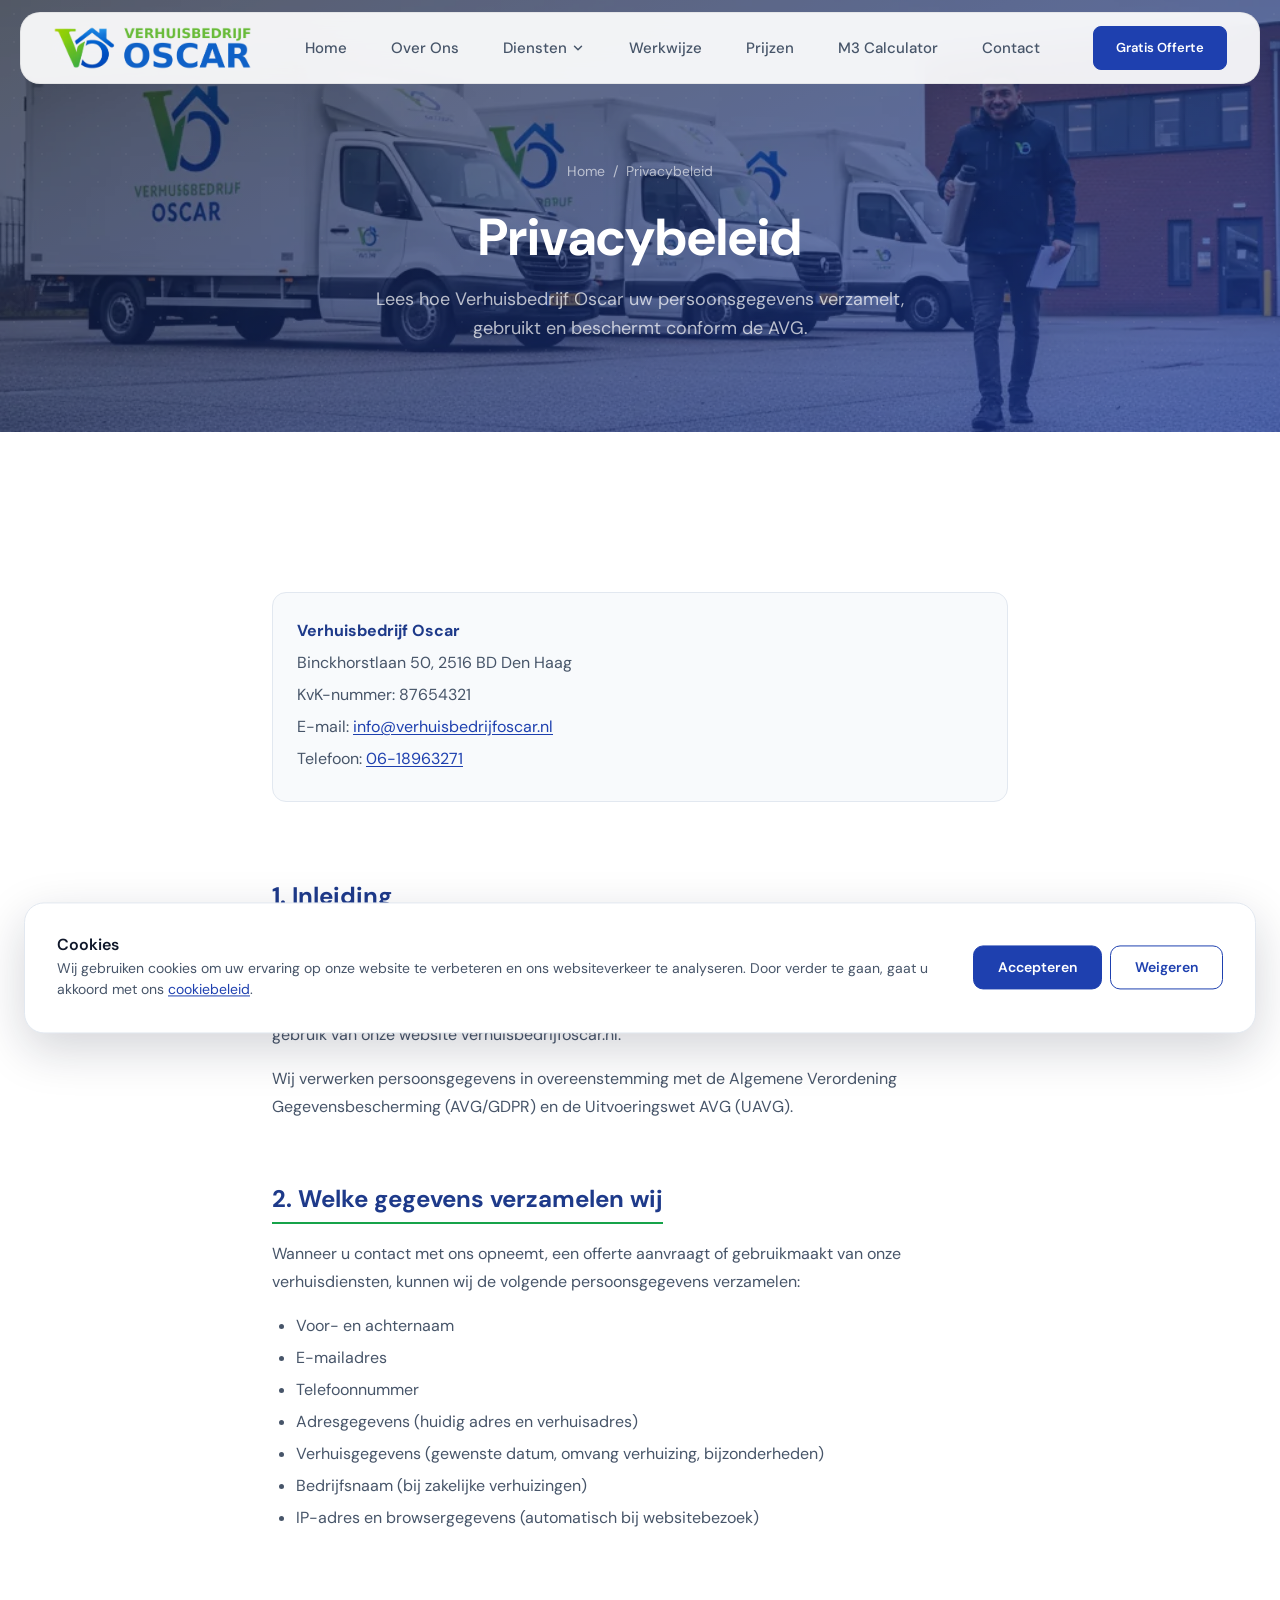
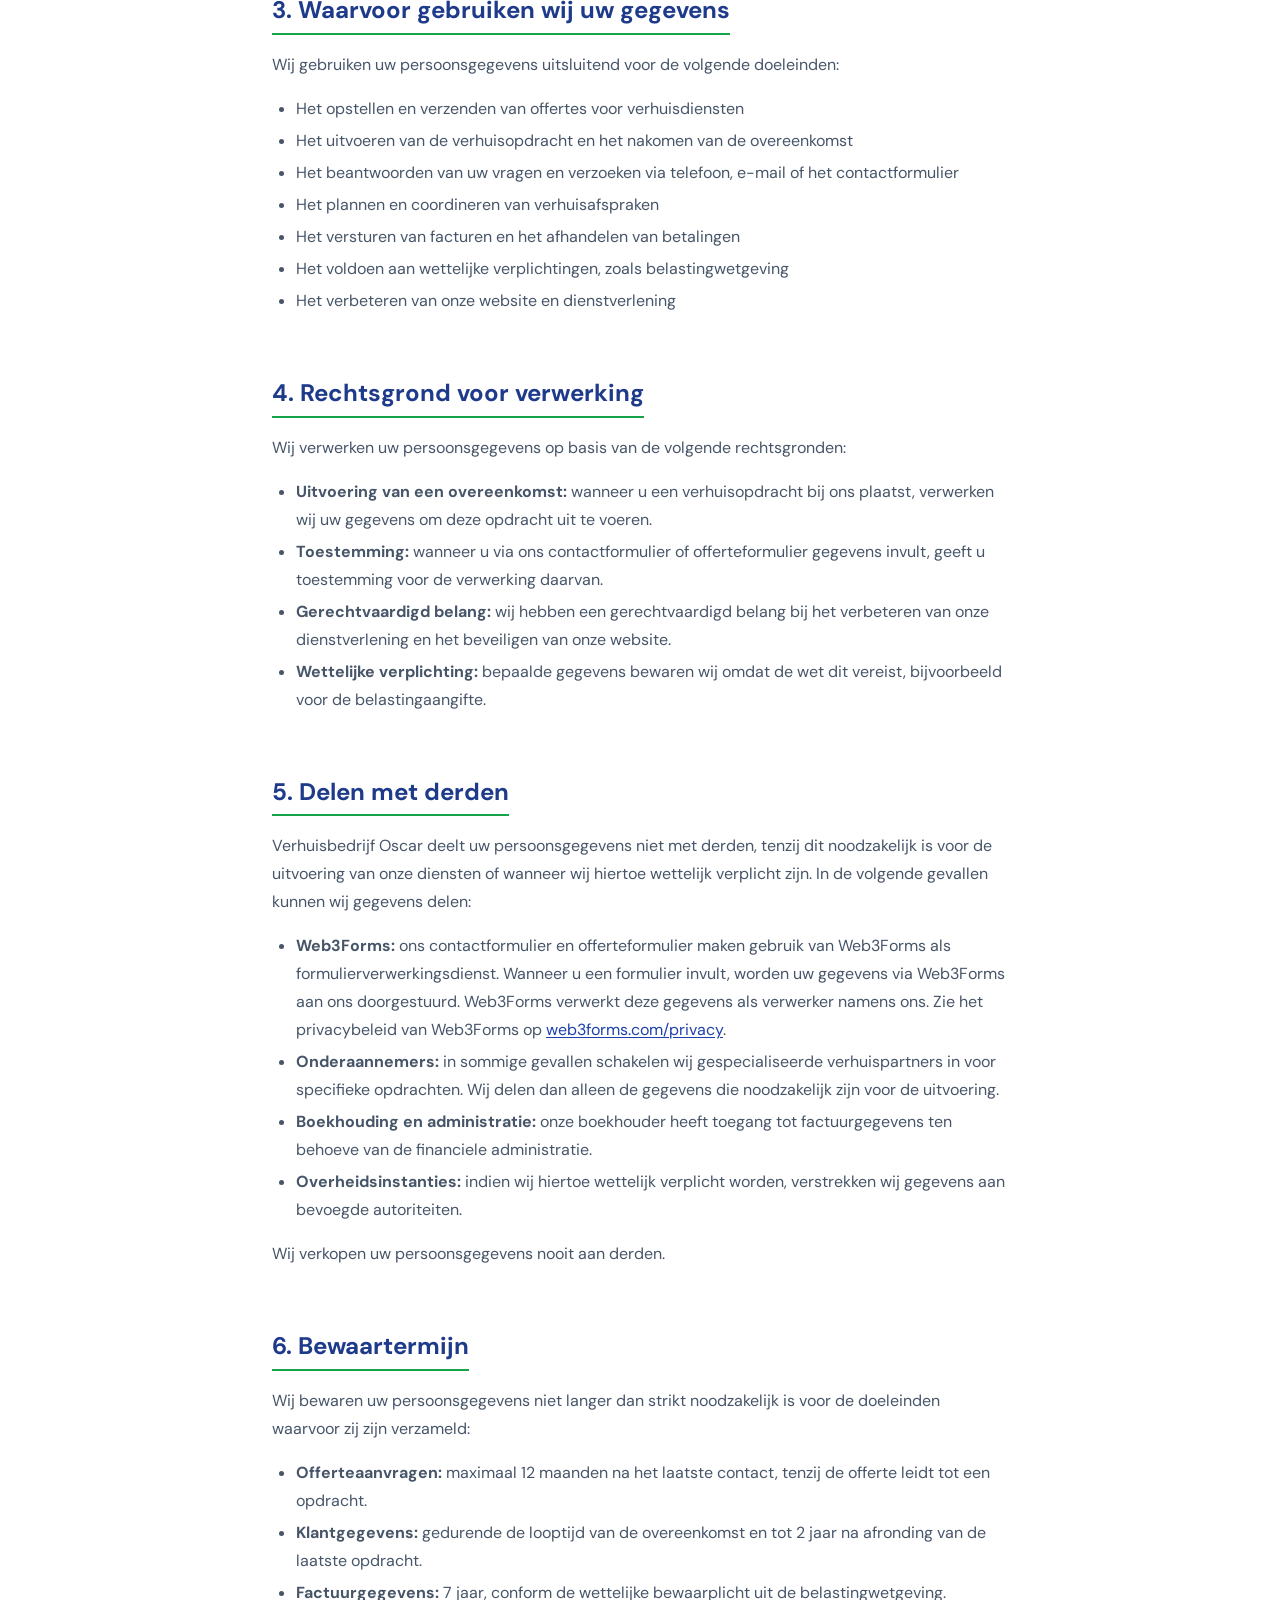
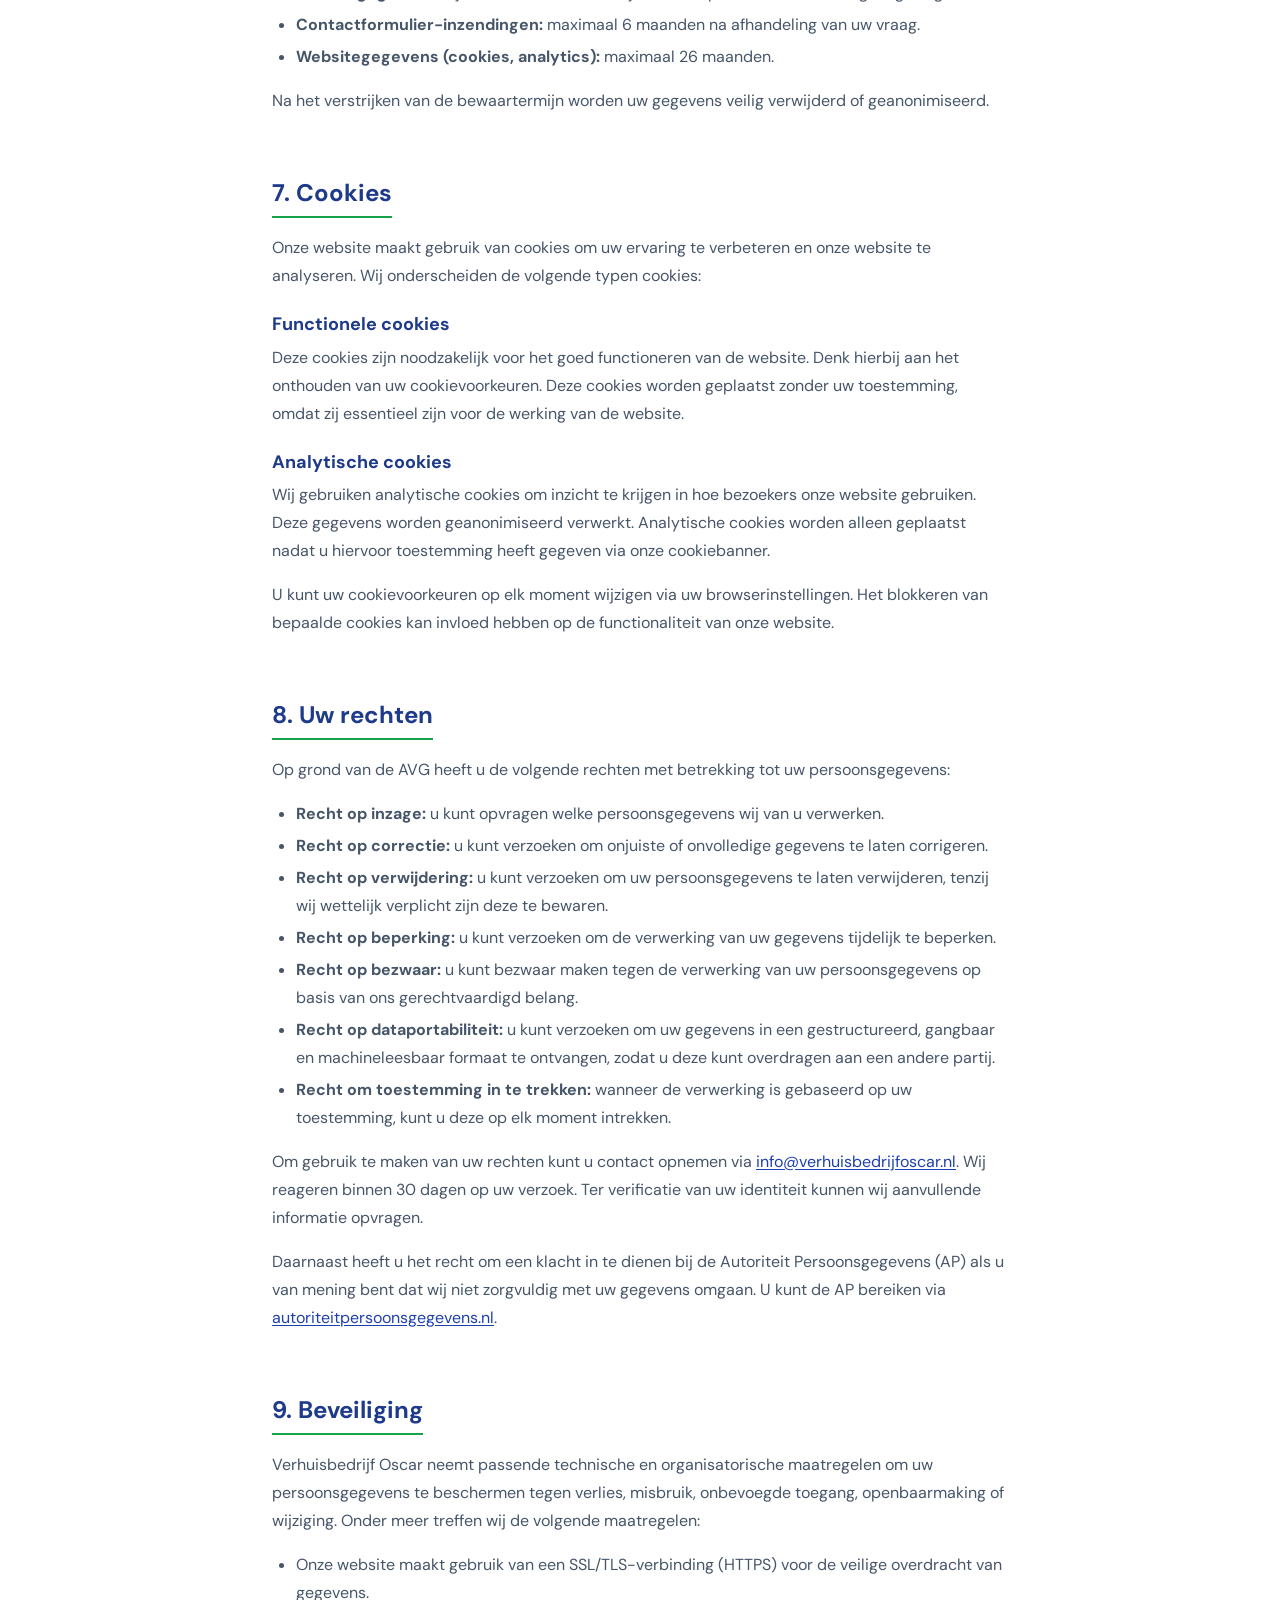
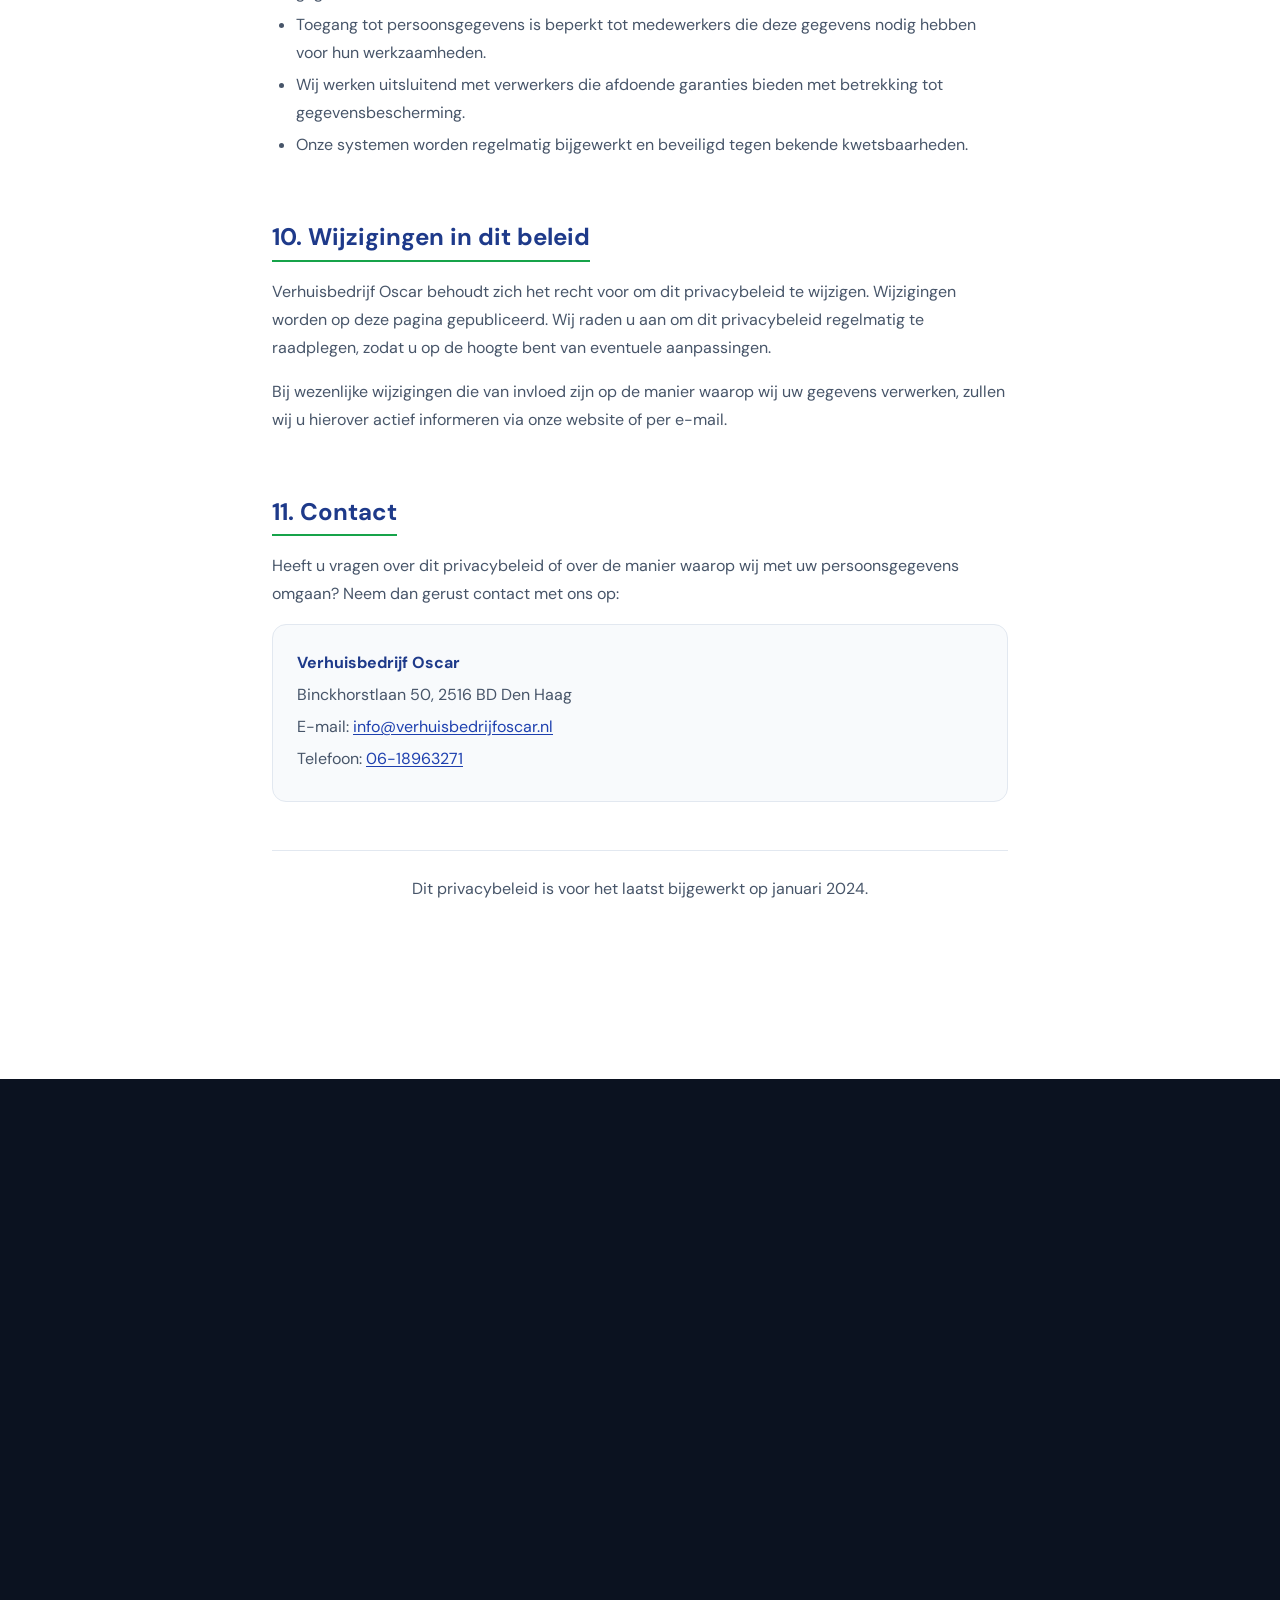
<file: privacy.html>
<!DOCTYPE html>
<html lang="nl">
<head>
  <meta charset="UTF-8">
  <meta name="viewport" content="width=device-width, initial-scale=1, viewport-fit=cover">

  <!-- Title + Description -->
  <title>Privacybeleid - Verhuisbedrijf Oscar Den Haag</title>
  <meta name="description" content="Privacybeleid van Verhuisbedrijf Oscar Den Haag. Lees hoe wij uw persoonsgegevens verzamelen, gebruiken en beschermen conform de AVG/GDPR.">

  <!-- Canonical -->
  <link rel="canonical" href="https://verhuisbedrijfoscar.nl/privacy">

  <!-- Robots -->
  <meta name="robots" content="noindex, follow">

  <!-- Hreflang -->
  <link rel="alternate" hreflang="nl" href="https://verhuisbedrijfoscar.nl/privacy">
  <link rel="alternate" hreflang="x-default" href="https://verhuisbedrijfoscar.nl/privacy">

  <!-- Open Graph -->
  <meta property="og:title" content="Privacybeleid - Verhuisbedrijf Oscar Den Haag">
  <meta property="og:description" content="Lees hoe Verhuisbedrijf Oscar Den Haag uw persoonsgegevens verzamelt, gebruikt en beschermt conform de AVG/GDPR.">
  <meta property="og:url" content="https://verhuisbedrijfoscar.nl/privacy">
  <meta property="og:type" content="website">
  <meta property="og:locale" content="nl_NL">
  <meta property="og:site_name" content="Verhuisbedrijf Oscar">
  <meta property="og:image" content="https://verhuisbedrijfoscar.nl/images/og-image.jpg">
  <meta property="og:image:width" content="1200">
  <meta property="og:image:height" content="630">

  <!-- Twitter Card -->
  <meta name="twitter:card" content="summary_large_image">
  <meta name="twitter:title" content="Privacybeleid - Verhuisbedrijf Oscar Den Haag">
  <meta name="twitter:description" content="Lees hoe Verhuisbedrijf Oscar Den Haag uw persoonsgegevens verzamelt, gebruikt en beschermt conform de AVG/GDPR.">
  <meta name="twitter:image" content="https://verhuisbedrijfoscar.nl/images/og-image.jpg">

  <!-- Favicon -->
  <link rel="icon" href="/images/favicon.ico" sizes="any">
  <link rel="icon" type="image/png" sizes="16x16" href="/images/favicon-16x16.png">
  <link rel="icon" type="image/png" sizes="32x32" href="/images/favicon-32x32.png">
  <link rel="apple-touch-icon" sizes="180x180" href="/images/apple-touch-icon.png">
  <link rel="manifest" href="/manifest.json">
  <meta name="theme-color" content="#1B75BB">

  <!-- Fonts -->
  <link rel="preconnect" href="https://fonts.googleapis.com">
  <link rel="preconnect" href="https://fonts.gstatic.com" crossorigin>
  <link href="https://fonts.googleapis.com/css2?family=DM+Sans:ital,opsz,wght@0,9..40,100..1000;1,9..40,100..1000&display=swap" rel="stylesheet">

  <!-- CSS -->
  <link rel="stylesheet" href="/css/style.css">

  <!-- Page-specific styles -->
  <style>
    /* Legal Content */
    .legal-content {
      max-width: 800px;
      margin: 0 auto;
      padding: var(--sp-3xl) var(--sp-lg);
    }
    @media (min-width: 768px) {
      .legal-content {
        padding: var(--sp-4xl) var(--sp-xl);
      }
    }

    .legal-content h2 {
      font-family: var(--font-heading);
      font-size: var(--fs-xl);
      font-weight: 700;
      color: var(--primary-dark);
      margin-top: var(--sp-2xl);
      margin-bottom: var(--sp-md);
      padding-bottom: var(--sp-sm);
      border-bottom: 2px solid var(--secondary);
      display: inline-block;
    }
    .legal-content h2:first-child {
      margin-top: 0;
    }

    .legal-content h3 {
      font-family: var(--font-heading);
      font-size: var(--fs-md);
      font-weight: 700;
      color: var(--primary-dark);
      margin-top: var(--sp-lg);
      margin-bottom: var(--sp-sm);
    }

    .legal-content p {
      color: var(--text-gray);
      line-height: 1.75;
      margin-bottom: var(--sp-md);
      font-size: var(--fs-base);
    }

    .legal-content ul,
    .legal-content ol {
      padding-left: var(--sp-lg);
      margin-bottom: var(--sp-md);
    }
    .legal-content ul {
      list-style: disc;
    }
    .legal-content ul li,
    .legal-content ol li {
      color: var(--text-gray);
      line-height: 1.75;
      margin-bottom: var(--sp-xs);
      font-size: var(--fs-base);
    }

    .legal-content a {
      color: var(--primary);
      text-decoration: underline;
      text-underline-offset: 2px;
    }
    .legal-content a:hover {
      color: var(--primary-dark);
    }

    .bedrijfsinfo {
      background: var(--light-bg);
      border: 1px solid var(--border);
      border-radius: var(--radius-md);
      padding: var(--sp-lg);
      margin-bottom: var(--sp-xl);
    }
    .bedrijfsinfo p {
      margin-bottom: var(--sp-xs);
    }
    .bedrijfsinfo strong {
      color: var(--primary-dark);
    }

    .laatst-bijgewerkt {
      text-align: center;
      color: var(--text-light);
      font-size: var(--fs-sm);
      margin-top: var(--sp-2xl);
      padding-top: var(--sp-lg);
      border-top: 1px solid var(--border);
    }
  </style>

  <!-- Schema markup -->
  <script type="application/ld+json">
  {
    "@context": "https://schema.org",
    "@graph": [
      {
        "@type": "WebPage",
        "@id": "https://verhuisbedrijfoscar.nl/privacy/#webpage",
        "url": "https://verhuisbedrijfoscar.nl/privacy",
        "name": "Privacybeleid - Verhuisbedrijf Oscar Den Haag",
        "isPartOf": {
          "@id": "https://verhuisbedrijfoscar.nl/#website"
        },
        "description": "Privacybeleid van Verhuisbedrijf Oscar. Lees hoe wij omgaan met uw persoonsgegevens.",
        "inLanguage": "nl",
        "datePublished": "2024-01-15",
        "dateModified": "2024-01-15"
      },
      {
        "@type": "BreadcrumbList",
        "@id": "https://verhuisbedrijfoscar.nl/privacy/#breadcrumb",
        "itemListElement": [
          {
            "@type": "ListItem",
            "position": 1,
            "name": "Home",
            "item": "https://verhuisbedrijfoscar.nl/"
          },
          {
            "@type": "ListItem",
            "position": 2,
            "name": "Privacybeleid"
          }
        ]
      }
    ]
  }
  </script>
</head>

<body>

  <!-- Skip to main content (WCAG 2.4.1 Bypass Blocks) -->
  <a href="#main-content" class="skip-link">Direct naar hoofdinhoud</a>

    <!-- Cookie Banner -->
    <div id="cookie-banner" class="cookie-banner" role="dialog" aria-label="Cookiemelding" aria-hidden="false">
        <div class="cookie-banner__text">
            <h4>Cookies</h4>
            <p>Wij gebruiken cookies om uw ervaring op onze website te verbeteren en ons websiteverkeer te analyseren. Door verder te gaan, gaat u akkoord met ons <a href="/privacy">cookiebeleid</a>.</p>
        </div>
        <div class="cookie-banner__actions">
            <button class="btn btn-primary" id="cookie-accept" type="button">Accepteren</button>
            <button class="btn btn-outline" id="cookie-reject" type="button">Weigeren</button>
        </div>
    </div>

    <!-- Header -->
    <header class="header" id="header" role="banner">
        <div class="header__inner">
            <a href="/" class="header__logo" aria-label="Verhuisbedrijf Oscar - Terug naar homepagina">
                <img src="/images/logo-horizontaal.png" alt="Verhuisbedrijf Oscar" width="200" height="52">
            </a>
            <nav class="header__nav" aria-label="Hoofdnavigatie">
                <a href="/" class="header__nav-link">Home</a>
                <a href="/over-ons" class="header__nav-link">Over Ons</a>
                <div class="header__nav-dropdown">
                    <button type="button" class="header__nav-link--has-dropdown" aria-expanded="false" aria-haspopup="true">Diensten<svg class="dropdown-chevron" xmlns="http://www.w3.org/2000/svg" width="14" height="14" viewBox="0 0 24 24" fill="none" stroke="currentColor" stroke-width="2.5" stroke-linecap="round" stroke-linejoin="round" aria-hidden="true"><polyline points="6 9 12 15 18 9"/></svg></button>
                    <div class="header__dropdown-menu">
                        <a href="/particuliere-verhuizing" class="header__dropdown-link"><div class="dropdown-icon"><svg xmlns="http://www.w3.org/2000/svg" width="20" height="20" viewBox="0 0 24 24" fill="none" stroke="currentColor" stroke-width="1.5" stroke-linecap="round" stroke-linejoin="round"><path d="M3 9l9-7 9 7v11a2 2 0 0 1-2 2H5a2 2 0 0 1-2-2z"/><polyline points="9 22 9 12 15 12 15 22"/></svg></div><div class="header__dropdown-link-text"><span>Particuliere Verhuizing</span><small>Woning- en inboedelverhuizing</small></div></a>
                        <a href="/zakelijke-verhuizing" class="header__dropdown-link"><div class="dropdown-icon"><svg xmlns="http://www.w3.org/2000/svg" width="20" height="20" viewBox="0 0 24 24" fill="none" stroke="currentColor" stroke-width="1.5" stroke-linecap="round" stroke-linejoin="round"><rect x="4" y="2" width="16" height="20" rx="2" ry="2"/><line x1="8" y1="6" x2="16" y2="6"/><line x1="8" y1="10" x2="16" y2="10"/><line x1="8" y1="14" x2="12" y2="14"/></svg></div><div class="header__dropdown-link-text"><span>Zakelijke Verhuizing</span><small>Kantoor- en bedrijfsverhuizing</small></div></a>
                        <a href="/spoedverhuizing" class="header__dropdown-link"><div class="dropdown-icon"><svg xmlns="http://www.w3.org/2000/svg" width="20" height="20" viewBox="0 0 24 24" fill="none" stroke="currentColor" stroke-width="1.5" stroke-linecap="round" stroke-linejoin="round"><circle cx="12" cy="12" r="10"/><polyline points="12 6 12 12 16 14"/></svg></div><div class="header__dropdown-link-text"><span>Spoedverhuizing</span><small>Snel en flexibel verhuizen</small></div></a>
                    </div>
                </div>
                <a href="/werkwijze" class="header__nav-link">Werkwijze</a>
                <a href="/prijs" class="header__nav-link">Prijzen</a>
                <a href="/m3-calculator" class="header__nav-link">M3 Calculator</a>
                <a href="/contact" class="header__nav-link">Contact</a>
            </nav>
            <div class="header__cta"><a href="/contact" class="btn btn-primary">Gratis Offerte</a></div>
            <div class="header__hamburger" id="hamburger-btn" role="button" tabindex="0" aria-label="Menu openen" aria-expanded="false" aria-controls="mobile-nav"><span></span><span></span><span></span></div>
        </div>
        <div class="mobile-nav" id="mobile-nav" aria-hidden="true" role="dialog" aria-label="Mobiel navigatiemenu">
            <a href="/" class="mobile-nav__link">Home</a>
            <a href="/over-ons" class="mobile-nav__link">Over Ons</a>
            <div class="mobile-nav__group"><span class="mobile-nav__group-title">Diensten</span>
                <a href="/particuliere-verhuizing" class="mobile-nav__link mobile-nav__link--sub">Particuliere Verhuizing</a>
                <a href="/zakelijke-verhuizing" class="mobile-nav__link mobile-nav__link--sub">Zakelijke Verhuizing</a>
                <a href="/spoedverhuizing" class="mobile-nav__link mobile-nav__link--sub">Spoedverhuizing</a>
            </div>
            <a href="/werkwijze" class="mobile-nav__link">Werkwijze</a>
            <a href="/prijs" class="mobile-nav__link">Prijzen</a>
            <a href="/m3-calculator" class="mobile-nav__link">M3 Calculator</a>
            <a href="/contact" class="mobile-nav__link">Contact</a>
            <div class="mobile-nav__cta">
                <a href="/contact" class="btn btn-primary btn-large">Gratis Offerte Aanvragen</a>
                <a href="tel:0618963271" class="mobile-nav__phone"><svg xmlns="http://www.w3.org/2000/svg" width="20" height="20" viewBox="0 0 24 24" fill="none" stroke="currentColor" stroke-width="2" stroke-linecap="round" stroke-linejoin="round"><path d="M22 16.92v3a2 2 0 0 1-2.18 2 19.79 19.79 0 0 1-8.63-3.07 19.5 19.5 0 0 1-6-6 19.79 19.79 0 0 1-3.07-8.67A2 2 0 0 1 4.11 2h3a2 2 0 0 1 2 1.72 12.84 12.84 0 0 0 .7 2.81 2 2 0 0 1-.45 2.11L8.09 9.91a16 16 0 0 0 6 6l1.27-1.27a2 2 0 0 1 2.11-.45 12.84 12.84 0 0 0 2.81.7A2 2 0 0 1 22 16.92z"/></svg>06-18963271</a>
            </div>
        </div>
    </header>

    <main id="main-content" tabindex="-1">

        <!-- Page Hero -->
        <section class="page-hero" style="--hero-bg: url('/images/fotos/33-depot-fleet.webp')">
            <div class="container">
                <div class="page-hero__content">
                    <nav class="page-hero__breadcrumb" aria-label="Breadcrumb">
                        <a href="/">Home</a>
                        <span aria-hidden="true">/</span>
                        <span>Privacybeleid</span>
                    </nav>
                    <h1>Privacybeleid</h1>
                    <p>Lees hoe Verhuisbedrijf Oscar uw persoonsgegevens verzamelt, gebruikt en beschermt conform de AVG.</p>
                </div>
            </div>
        </section>

        <section class="section-padding">
            <div class="legal-content">

    <div class="bedrijfsinfo">
      <p><strong>Verhuisbedrijf Oscar</strong></p>
      <p>Binckhorstlaan 50, 2516 BD Den Haag</p>
      <p>KvK-nummer: 87654321</p>
      <p>E-mail: <a href="mailto:info@verhuisbedrijfoscar.nl">info@verhuisbedrijfoscar.nl</a></p>
      <p>Telefoon: <a href="tel:+31618963271">06-18963271</a></p>
    </div>

    <h2>1. Inleiding</h2>
    <p>Verhuisbedrijf Oscar hecht veel waarde aan de bescherming van uw persoonsgegevens. In dit privacybeleid leggen wij uit welke gegevens wij verzamelen, waarom wij dat doen en hoe wij daarmee omgaan. Dit beleid is van toepassing op alle diensten van Verhuisbedrijf Oscar en op het gebruik van onze website verhuisbedrijfoscar.nl.</p>
    <p>Wij verwerken persoonsgegevens in overeenstemming met de Algemene Verordening Gegevensbescherming (AVG/GDPR) en de Uitvoeringswet AVG (UAVG).</p>

    <h2>2. Welke gegevens verzamelen wij</h2>
    <p>Wanneer u contact met ons opneemt, een offerte aanvraagt of gebruikmaakt van onze verhuisdiensten, kunnen wij de volgende persoonsgegevens verzamelen:</p>
    <ul>
      <li>Voor- en achternaam</li>
      <li>E-mailadres</li>
      <li>Telefoonnummer</li>
      <li>Adresgegevens (huidig adres en verhuisadres)</li>
      <li>Verhuisgegevens (gewenste datum, omvang verhuizing, bijzonderheden)</li>
      <li>Bedrijfsnaam (bij zakelijke verhuizingen)</li>
      <li>IP-adres en browsergegevens (automatisch bij websitebezoek)</li>
    </ul>

    <h2>3. Waarvoor gebruiken wij uw gegevens</h2>
    <p>Wij gebruiken uw persoonsgegevens uitsluitend voor de volgende doeleinden:</p>
    <ul>
      <li>Het opstellen en verzenden van offertes voor verhuisdiensten</li>
      <li>Het uitvoeren van de verhuisopdracht en het nakomen van de overeenkomst</li>
      <li>Het beantwoorden van uw vragen en verzoeken via telefoon, e-mail of het contactformulier</li>
      <li>Het plannen en coordineren van verhuisafspraken</li>
      <li>Het versturen van facturen en het afhandelen van betalingen</li>
      <li>Het voldoen aan wettelijke verplichtingen, zoals belastingwetgeving</li>
      <li>Het verbeteren van onze website en dienstverlening</li>
    </ul>

    <h2>4. Rechtsgrond voor verwerking</h2>
    <p>Wij verwerken uw persoonsgegevens op basis van de volgende rechtsgronden:</p>
    <ul>
      <li><strong>Uitvoering van een overeenkomst:</strong> wanneer u een verhuisopdracht bij ons plaatst, verwerken wij uw gegevens om deze opdracht uit te voeren.</li>
      <li><strong>Toestemming:</strong> wanneer u via ons contactformulier of offerteformulier gegevens invult, geeft u toestemming voor de verwerking daarvan.</li>
      <li><strong>Gerechtvaardigd belang:</strong> wij hebben een gerechtvaardigd belang bij het verbeteren van onze dienstverlening en het beveiligen van onze website.</li>
      <li><strong>Wettelijke verplichting:</strong> bepaalde gegevens bewaren wij omdat de wet dit vereist, bijvoorbeeld voor de belastingaangifte.</li>
    </ul>

    <h2>5. Delen met derden</h2>
    <p>Verhuisbedrijf Oscar deelt uw persoonsgegevens niet met derden, tenzij dit noodzakelijk is voor de uitvoering van onze diensten of wanneer wij hiertoe wettelijk verplicht zijn. In de volgende gevallen kunnen wij gegevens delen:</p>
    <ul>
      <li><strong>Web3Forms:</strong> ons contactformulier en offerteformulier maken gebruik van Web3Forms als formulierverwerkingsdienst. Wanneer u een formulier invult, worden uw gegevens via Web3Forms aan ons doorgestuurd. Web3Forms verwerkt deze gegevens als verwerker namens ons. Zie het privacybeleid van Web3Forms op <a href="https://web3forms.com/privacy" target="_blank" rel="noopener">web3forms.com/privacy</a>.</li>
      <li><strong>Onderaannemers:</strong> in sommige gevallen schakelen wij gespecialiseerde verhuispartners in voor specifieke opdrachten. Wij delen dan alleen de gegevens die noodzakelijk zijn voor de uitvoering.</li>
      <li><strong>Boekhouding en administratie:</strong> onze boekhouder heeft toegang tot factuurgegevens ten behoeve van de financiele administratie.</li>
      <li><strong>Overheidsinstanties:</strong> indien wij hiertoe wettelijk verplicht worden, verstrekken wij gegevens aan bevoegde autoriteiten.</li>
    </ul>
    <p>Wij verkopen uw persoonsgegevens nooit aan derden.</p>

    <h2>6. Bewaartermijn</h2>
    <p>Wij bewaren uw persoonsgegevens niet langer dan strikt noodzakelijk is voor de doeleinden waarvoor zij zijn verzameld:</p>
    <ul>
      <li><strong>Offerteaanvragen:</strong> maximaal 12 maanden na het laatste contact, tenzij de offerte leidt tot een opdracht.</li>
      <li><strong>Klantgegevens:</strong> gedurende de looptijd van de overeenkomst en tot 2 jaar na afronding van de laatste opdracht.</li>
      <li><strong>Factuurgegevens:</strong> 7 jaar, conform de wettelijke bewaarplicht uit de belastingwetgeving.</li>
      <li><strong>Contactformulier-inzendingen:</strong> maximaal 6 maanden na afhandeling van uw vraag.</li>
      <li><strong>Websitegegevens (cookies, analytics):</strong> maximaal 26 maanden.</li>
    </ul>
    <p>Na het verstrijken van de bewaartermijn worden uw gegevens veilig verwijderd of geanonimiseerd.</p>

    <h2>7. Cookies</h2>
    <p>Onze website maakt gebruik van cookies om uw ervaring te verbeteren en onze website te analyseren. Wij onderscheiden de volgende typen cookies:</p>

    <h3>Functionele cookies</h3>
    <p>Deze cookies zijn noodzakelijk voor het goed functioneren van de website. Denk hierbij aan het onthouden van uw cookievoorkeuren. Deze cookies worden geplaatst zonder uw toestemming, omdat zij essentieel zijn voor de werking van de website.</p>

    <h3>Analytische cookies</h3>
    <p>Wij gebruiken analytische cookies om inzicht te krijgen in hoe bezoekers onze website gebruiken. Deze gegevens worden geanonimiseerd verwerkt. Analytische cookies worden alleen geplaatst nadat u hiervoor toestemming heeft gegeven via onze cookiebanner.</p>
    <p>U kunt uw cookievoorkeuren op elk moment wijzigen via uw browserinstellingen. Het blokkeren van bepaalde cookies kan invloed hebben op de functionaliteit van onze website.</p>

    <h2>8. Uw rechten</h2>
    <p>Op grond van de AVG heeft u de volgende rechten met betrekking tot uw persoonsgegevens:</p>
    <ul>
      <li><strong>Recht op inzage:</strong> u kunt opvragen welke persoonsgegevens wij van u verwerken.</li>
      <li><strong>Recht op correctie:</strong> u kunt verzoeken om onjuiste of onvolledige gegevens te laten corrigeren.</li>
      <li><strong>Recht op verwijdering:</strong> u kunt verzoeken om uw persoonsgegevens te laten verwijderen, tenzij wij wettelijk verplicht zijn deze te bewaren.</li>
      <li><strong>Recht op beperking:</strong> u kunt verzoeken om de verwerking van uw gegevens tijdelijk te beperken.</li>
      <li><strong>Recht op bezwaar:</strong> u kunt bezwaar maken tegen de verwerking van uw persoonsgegevens op basis van ons gerechtvaardigd belang.</li>
      <li><strong>Recht op dataportabiliteit:</strong> u kunt verzoeken om uw gegevens in een gestructureerd, gangbaar en machineleesbaar formaat te ontvangen, zodat u deze kunt overdragen aan een andere partij.</li>
      <li><strong>Recht om toestemming in te trekken:</strong> wanneer de verwerking is gebaseerd op uw toestemming, kunt u deze op elk moment intrekken.</li>
    </ul>
    <p>Om gebruik te maken van uw rechten kunt u contact opnemen via <a href="mailto:info@verhuisbedrijfoscar.nl">info@verhuisbedrijfoscar.nl</a>. Wij reageren binnen 30 dagen op uw verzoek. Ter verificatie van uw identiteit kunnen wij aanvullende informatie opvragen.</p>
    <p>Daarnaast heeft u het recht om een klacht in te dienen bij de Autoriteit Persoonsgegevens (AP) als u van mening bent dat wij niet zorgvuldig met uw gegevens omgaan. U kunt de AP bereiken via <a href="https://autoriteitpersoonsgegevens.nl" target="_blank" rel="noopener">autoriteitpersoonsgegevens.nl</a>.</p>

    <h2>9. Beveiliging</h2>
    <p>Verhuisbedrijf Oscar neemt passende technische en organisatorische maatregelen om uw persoonsgegevens te beschermen tegen verlies, misbruik, onbevoegde toegang, openbaarmaking of wijziging. Onder meer treffen wij de volgende maatregelen:</p>
    <ul>
      <li>Onze website maakt gebruik van een SSL/TLS-verbinding (HTTPS) voor de veilige overdracht van gegevens.</li>
      <li>Toegang tot persoonsgegevens is beperkt tot medewerkers die deze gegevens nodig hebben voor hun werkzaamheden.</li>
      <li>Wij werken uitsluitend met verwerkers die afdoende garanties bieden met betrekking tot gegevensbescherming.</li>
      <li>Onze systemen worden regelmatig bijgewerkt en beveiligd tegen bekende kwetsbaarheden.</li>
    </ul>

    <h2>10. Wijzigingen in dit beleid</h2>
    <p>Verhuisbedrijf Oscar behoudt zich het recht voor om dit privacybeleid te wijzigen. Wijzigingen worden op deze pagina gepubliceerd. Wij raden u aan om dit privacybeleid regelmatig te raadplegen, zodat u op de hoogte bent van eventuele aanpassingen.</p>
    <p>Bij wezenlijke wijzigingen die van invloed zijn op de manier waarop wij uw gegevens verwerken, zullen wij u hierover actief informeren via onze website of per e-mail.</p>

    <h2>11. Contact</h2>
    <p>Heeft u vragen over dit privacybeleid of over de manier waarop wij met uw persoonsgegevens omgaan? Neem dan gerust contact met ons op:</p>
    <div class="bedrijfsinfo">
      <p><strong>Verhuisbedrijf Oscar</strong></p>
      <p>Binckhorstlaan 50, 2516 BD Den Haag</p>
      <p>E-mail: <a href="mailto:info@verhuisbedrijfoscar.nl">info@verhuisbedrijfoscar.nl</a></p>
      <p>Telefoon: <a href="tel:+31618963271">06-18963271</a></p>
    </div>

    <div class="laatst-bijgewerkt">
      <p>Dit privacybeleid is voor het laatst bijgewerkt op januari 2024.</p>
    </div>

            </div>
        </section>

    </main>


    <!-- Footer -->
  <footer class="footer" role="contentinfo">
        <div class="footer__accent" aria-hidden="true"></div>
        <div class="footer__glow" aria-hidden="true"></div>
        <div class="container">
            <div class="footer__grid">
                <div class="footer__brand">
                    <a href="/" class="footer__logo" aria-label="Verhuisbedrijf Oscar - Home">
                        <img src="/images/logo-horizontaal.png" alt="Verhuisbedrijf Oscar" width="180" height="48">
                    </a>
                    <p class="footer__brand-text">Uw verhuizing, onze zorg. Al meer dan 15 jaar de betrouwbare verhuispartner voor particulieren en bedrijven in Den Haag en de Randstad.</p>
                    <div class="footer__socials">
                        <a href="#" aria-label="Verhuisbedrijf Oscar op Facebook" class="footer__social-link">
                            <svg xmlns="http://www.w3.org/2000/svg" width="18" height="18" viewBox="0 0 24 24" fill="currentColor" aria-hidden="true"><path d="M18 2h-3a5 5 0 0 0-5 5v3H7v4h3v8h4v-8h3l1-4h-4V7a1 1 0 0 1 1-1h3z"/></svg>
                        </a>
                        <a href="#" aria-label="Verhuisbedrijf Oscar op Instagram" class="footer__social-link">
                            <svg xmlns="http://www.w3.org/2000/svg" width="18" height="18" viewBox="0 0 24 24" fill="none" stroke="currentColor" stroke-width="2" stroke-linecap="round" stroke-linejoin="round" aria-hidden="true"><rect x="2" y="2" width="20" height="20" rx="5" ry="5"/><path d="M16 11.37A4 4 0 1 1 12.63 8 4 4 0 0 1 16 11.37z"/><line x1="17.5" y1="6.5" x2="17.51" y2="6.5"/></svg>
                        </a>
                        <a href="#" aria-label="Verhuisbedrijf Oscar op LinkedIn" class="footer__social-link">
                            <svg xmlns="http://www.w3.org/2000/svg" width="18" height="18" viewBox="0 0 24 24" fill="currentColor" aria-hidden="true"><path d="M16 8a6 6 0 0 1 6 6v7h-4v-7a2 2 0 0 0-2-2 2 2 0 0 0-2 2v7h-4v-7a6 6 0 0 1 6-6z"/><rect x="2" y="9" width="4" height="12"/><circle cx="4" cy="4" r="2"/></svg>
                        </a>
                    </div>
                    <dl class="footer__legal-ids">
                        <div>
                            <dt>KvK</dt>
                            <dd>87654321</dd>
                        </div>
                        <div>
                            <dt>BTW</dt>
                            <dd>NL004567890B01</dd>
                        </div>
                    </dl>
                </div>

                <div class="footer__col">
                    <h3 class="footer__column-title">Diensten</h3>
                    <nav class="footer__nav" aria-label="Diensten navigatie">
                        <a href="/particuliere-verhuizing" class="footer__nav-link">Particuliere Verhuizing</a>
                        <a href="/zakelijke-verhuizing" class="footer__nav-link">Zakelijke Verhuizing</a>
                        <a href="/spoedverhuizing" class="footer__nav-link">Spoedverhuizing</a>
                        <a href="/prijs" class="footer__nav-link">Prijzen</a>
                        <a href="/werkwijze" class="footer__nav-link">Werkwijze</a>
                        <a href="/over-ons" class="footer__nav-link">Over Ons</a>
                        <a href="/contact" class="footer__nav-link">Contact</a>
                    </nav>
                </div>

                <div class="footer__col">
                    <h3 class="footer__column-title">Contact</h3>
                    <address class="footer__contact">
                        <a href="https://www.google.com/maps/search/?api=1&amp;query=Binckhorstlaan+50+Den+Haag" target="_blank" rel="noopener noreferrer" class="footer__contact-item">
                            <span class="footer__contact-icon">
                                <svg xmlns="http://www.w3.org/2000/svg" width="16" height="16" viewBox="0 0 24 24" fill="none" stroke="currentColor" stroke-width="2" stroke-linecap="round" stroke-linejoin="round" aria-hidden="true"><path d="M21 10c0 7-9 13-9 13s-9-6-9-13a9 9 0 0 1 18 0z"/><circle cx="12" cy="10" r="3"/></svg>
                            </span>
                            <span class="footer__contact-text">Binckhorstlaan 50<br>2516 BD Den Haag</span>
                        </a>
                        <a href="tel:0618963271" class="footer__contact-item">
                            <span class="footer__contact-icon">
                                <svg xmlns="http://www.w3.org/2000/svg" width="16" height="16" viewBox="0 0 24 24" fill="none" stroke="currentColor" stroke-width="2" stroke-linecap="round" stroke-linejoin="round" aria-hidden="true"><path d="M22 16.92v3a2 2 0 0 1-2.18 2 19.79 19.79 0 0 1-8.63-3.07 19.5 19.5 0 0 1-6-6 19.79 19.79 0 0 1-3.07-8.67A2 2 0 0 1 4.11 2h3a2 2 0 0 1 2 1.72 12.84 12.84 0 0 0 .7 2.81 2 2 0 0 1-.45 2.11L8.09 9.91a16 16 0 0 0 6 6l1.27-1.27a2 2 0 0 1 2.11-.45 12.84 12.84 0 0 0 2.81.7A2 2 0 0 1 22 16.92z"/></svg>
                            </span>
                            <span class="footer__contact-text">06-18963271</span>
                        </a>
                        <a href="mailto:info@verhuisbedrijfoscar.nl" class="footer__contact-item">
                            <span class="footer__contact-icon">
                                <svg xmlns="http://www.w3.org/2000/svg" width="16" height="16" viewBox="0 0 24 24" fill="none" stroke="currentColor" stroke-width="2" stroke-linecap="round" stroke-linejoin="round" aria-hidden="true"><path d="M4 4h16c1.1 0 2 .9 2 2v12c0 1.1-.9 2-2 2H4c-1.1 0-2-.9-2-2V6c0-1.1.9-2 2-2z"/><polyline points="22,6 12,13 2,6"/></svg>
                            </span>
                            <span class="footer__contact-text">info@verhuisbedrijfoscar.nl</span>
                        </a>
                        <div class="footer__contact-item footer__contact-item--static">
                            <span class="footer__contact-icon">
                                <svg xmlns="http://www.w3.org/2000/svg" width="16" height="16" viewBox="0 0 24 24" fill="none" stroke="currentColor" stroke-width="2" stroke-linecap="round" stroke-linejoin="round" aria-hidden="true"><circle cx="12" cy="12" r="10"/><polyline points="12 6 12 12 16 14"/></svg>
                            </span>
                            <span class="footer__contact-text">Ma-Vr&nbsp;08:00-20:00<br>Za&nbsp;09:00-18:00<br>Zo&nbsp;10:00-16:00</span>
                        </div>
                    </address>
                </div>

                <div class="footer__col">
                    <h3 class="footer__column-title">Juridisch</h3>
                    <nav class="footer__nav" aria-label="Juridische links">
                        <a href="/privacy" class="footer__nav-link">Privacybeleid</a>
                        <a href="/voorwaarden" class="footer__nav-link">Algemene Voorwaarden</a>
                        <a href="/sitemap.xml" class="footer__nav-link">Sitemap</a>
                    </nav>
                </div>
            </div>

            <div class="footer__trust">
                <div class="footer__trust-item">
                    <svg xmlns="http://www.w3.org/2000/svg" width="18" height="18" viewBox="0 0 24 24" fill="none" stroke="currentColor" stroke-width="2" stroke-linecap="round" stroke-linejoin="round" aria-hidden="true"><path d="M12 22s8-4 8-10V5l-8-3-8 3v7c0 6 8 10 8 10z"/><polyline points="9 12 11 14 15 10"/></svg>
                    <span>Bekend verhuisbedrijf</span>
                </div>
                <div class="footer__trust-item">
                    <svg xmlns="http://www.w3.org/2000/svg" width="18" height="18" viewBox="0 0 24 24" fill="none" stroke="currentColor" stroke-width="2" stroke-linecap="round" stroke-linejoin="round" aria-hidden="true"><rect x="1" y="3" width="15" height="13"/><polygon points="16 8 20 8 23 11 23 16 16 16 16 8"/><circle cx="5.5" cy="18.5" r="2.5"/><circle cx="18.5" cy="18.5" r="2.5"/></svg>
                    <span>Verzekerd transport</span>
                </div>
                <div class="footer__trust-item footer__trust-item--rating">
                    <svg xmlns="http://www.w3.org/2000/svg" width="18" height="18" viewBox="0 0 24 24" fill="currentColor" aria-hidden="true"><polygon points="12 2 15.09 8.26 22 9.27 17 14.14 18.18 21.02 12 17.77 5.82 21.02 7 14.14 2 9.27 8.91 8.26 12 2"/></svg>
                    <span><strong>4.9</strong> Google Reviews</span>
                </div>
                <div class="footer__trust-item">
                    <svg xmlns="http://www.w3.org/2000/svg" width="18" height="18" viewBox="0 0 24 24" fill="none" stroke="currentColor" stroke-width="2" stroke-linecap="round" stroke-linejoin="round" aria-hidden="true"><polyline points="20 6 9 17 4 12"/></svg>
                    <span>15+ jaar ervaring</span>
                </div>
            </div>

            <div class="footer__bottom">
                <p class="footer__copyright">&copy; 2026 Verhuisbedrijf Oscar. Alle rechten voorbehouden.</p>
                <div class="footer__bottom-links">
                    <a href="/privacy" class="footer__bottom-link">Privacy</a>
                    <span class="footer__bottom-divider" aria-hidden="true">&middot;</span>
                    <a href="/voorwaarden" class="footer__bottom-link">Voorwaarden</a>
                    <span class="footer__bottom-divider" aria-hidden="true">&middot;</span>
                    <a href="/sitemap.xml" class="footer__bottom-link">Sitemap</a>
                </div>
            </div>
        </div>
    </footer>

    <!-- Floating WhatsApp Button -->
    <a href="https://wa.me/31618963271" class="whatsapp-float" target="_blank" rel="noopener noreferrer" aria-label="Stuur ons een bericht via WhatsApp">
        <svg xmlns="http://www.w3.org/2000/svg" width="28" height="28" viewBox="0 0 24 24" fill="#fff" aria-hidden="true">
            <path d="M17.472 14.382c-.297-.149-1.758-.867-2.03-.967-.273-.099-.471-.148-.67.15-.197.297-.767.966-.94 1.164-.173.199-.347.223-.644.075-.297-.15-1.255-.463-2.39-1.475-.883-.788-1.48-1.761-1.653-2.059-.173-.297-.018-.458.13-.606.134-.133.298-.347.446-.52.149-.174.198-.298.298-.497.099-.198.05-.371-.025-.52-.075-.149-.669-1.612-.916-2.207-.242-.579-.487-.5-.669-.51-.173-.008-.371-.01-.57-.01-.198 0-.52.074-.792.372-.272.297-1.04 1.016-1.04 2.479 0 1.462 1.065 2.875 1.213 3.074.149.198 2.096 3.2 5.077 4.487.709.306 1.262.489 1.694.625.712.227 1.36.195 1.871.118.571-.085 1.758-.719 2.006-1.413.248-.694.248-1.289.173-1.413-.074-.124-.272-.198-.57-.347m-5.421 7.403h-.004a9.87 9.87 0 0 1-5.031-1.378l-.361-.214-3.741.982.998-3.648-.235-.374a9.86 9.86 0 0 1-1.51-5.26c.001-5.45 4.436-9.884 9.888-9.884 2.64 0 5.122 1.03 6.988 2.898a9.825 9.825 0 0 1 2.893 6.994c-.003 5.45-4.437 9.884-9.885 9.884m8.413-18.297A11.815 11.815 0 0 0 12.05 0C5.495 0 .16 5.335.157 11.892c0 2.096.547 4.142 1.588 5.945L.057 24l6.305-1.654a11.882 11.882 0 0 0 5.683 1.448h.005c6.554 0 11.89-5.335 11.893-11.893a11.821 11.821 0 0 0-3.48-8.413z"/>
        </svg>
    </a>

    <!-- Mobile CTA Bar -->
    <div class="mobile-cta-bar" aria-label="Snelle acties">
        <div class="mobile-cta-bar__inner">
            <a href="tel:0618963271" class="btn btn-primary">
                <svg xmlns="http://www.w3.org/2000/svg" width="20" height="20" viewBox="0 0 24 24" fill="none" stroke="currentColor" stroke-width="2" stroke-linecap="round" stroke-linejoin="round" aria-hidden="true"><path d="M22 16.92v3a2 2 0 0 1-2.18 2 19.79 19.79 0 0 1-8.63-3.07 19.5 19.5 0 0 1-6-6 19.79 19.79 0 0 1-3.07-8.67A2 2 0 0 1 4.11 2h3a2 2 0 0 1 2 1.72 12.84 12.84 0 0 0 .7 2.81 2 2 0 0 1-.45 2.11L8.09 9.91a16 16 0 0 0 6 6l1.27-1.27a2 2 0 0 1 2.11-.45 12.84 12.84 0 0 0 2.81.7A2 2 0 0 1 22 16.92z"/></svg>
                Bellen
            </a>
            <a href="/contact" class="btn btn-secondary">
                <svg xmlns="http://www.w3.org/2000/svg" width="20" height="20" viewBox="0 0 24 24" fill="none" stroke="currentColor" stroke-width="2" stroke-linecap="round" stroke-linejoin="round" aria-hidden="true"><line x1="22" y1="2" x2="11" y2="13"/><polygon points="22 2 15 22 11 13 2 9 22 2"/></svg>
                Offerte
            </a>
        </div>
    </div>

  <!-- JavaScript -->
  <script src="/js/main.js" defer></script>
</body>
</html>
</file>
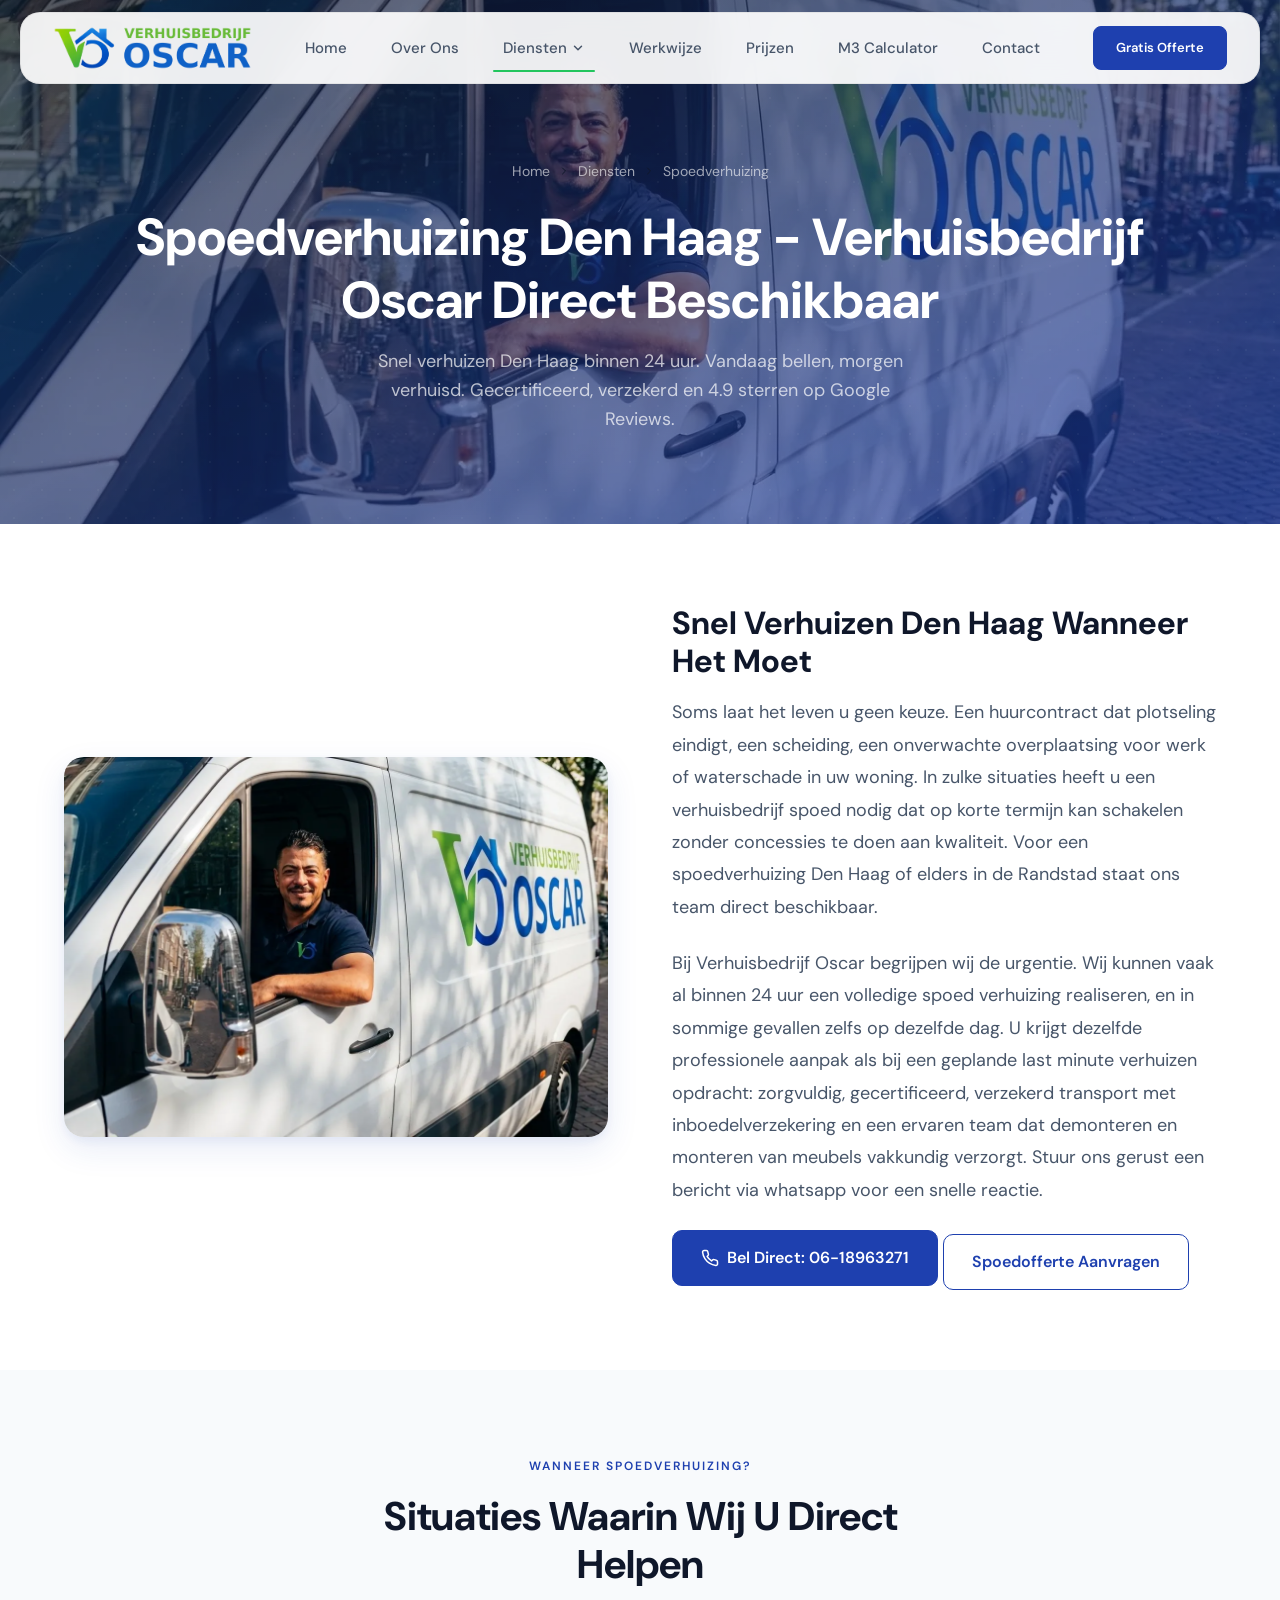
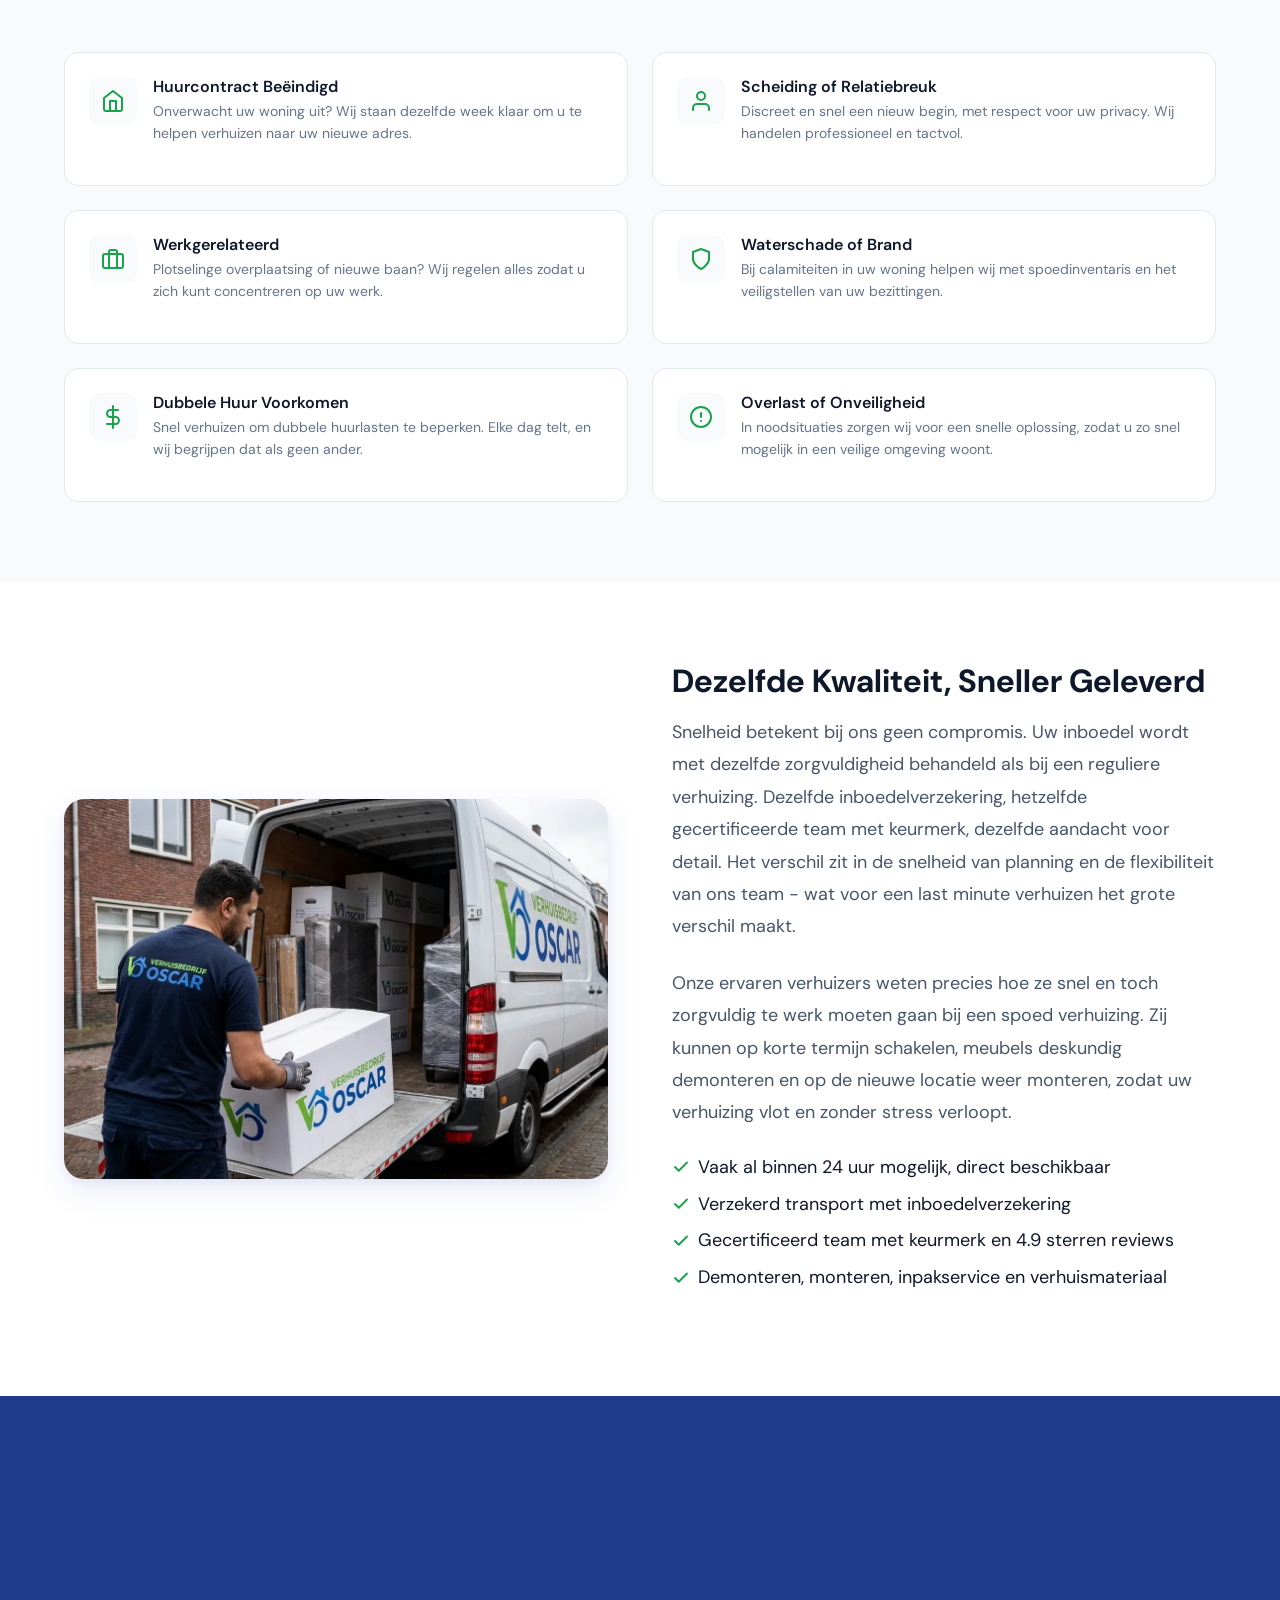
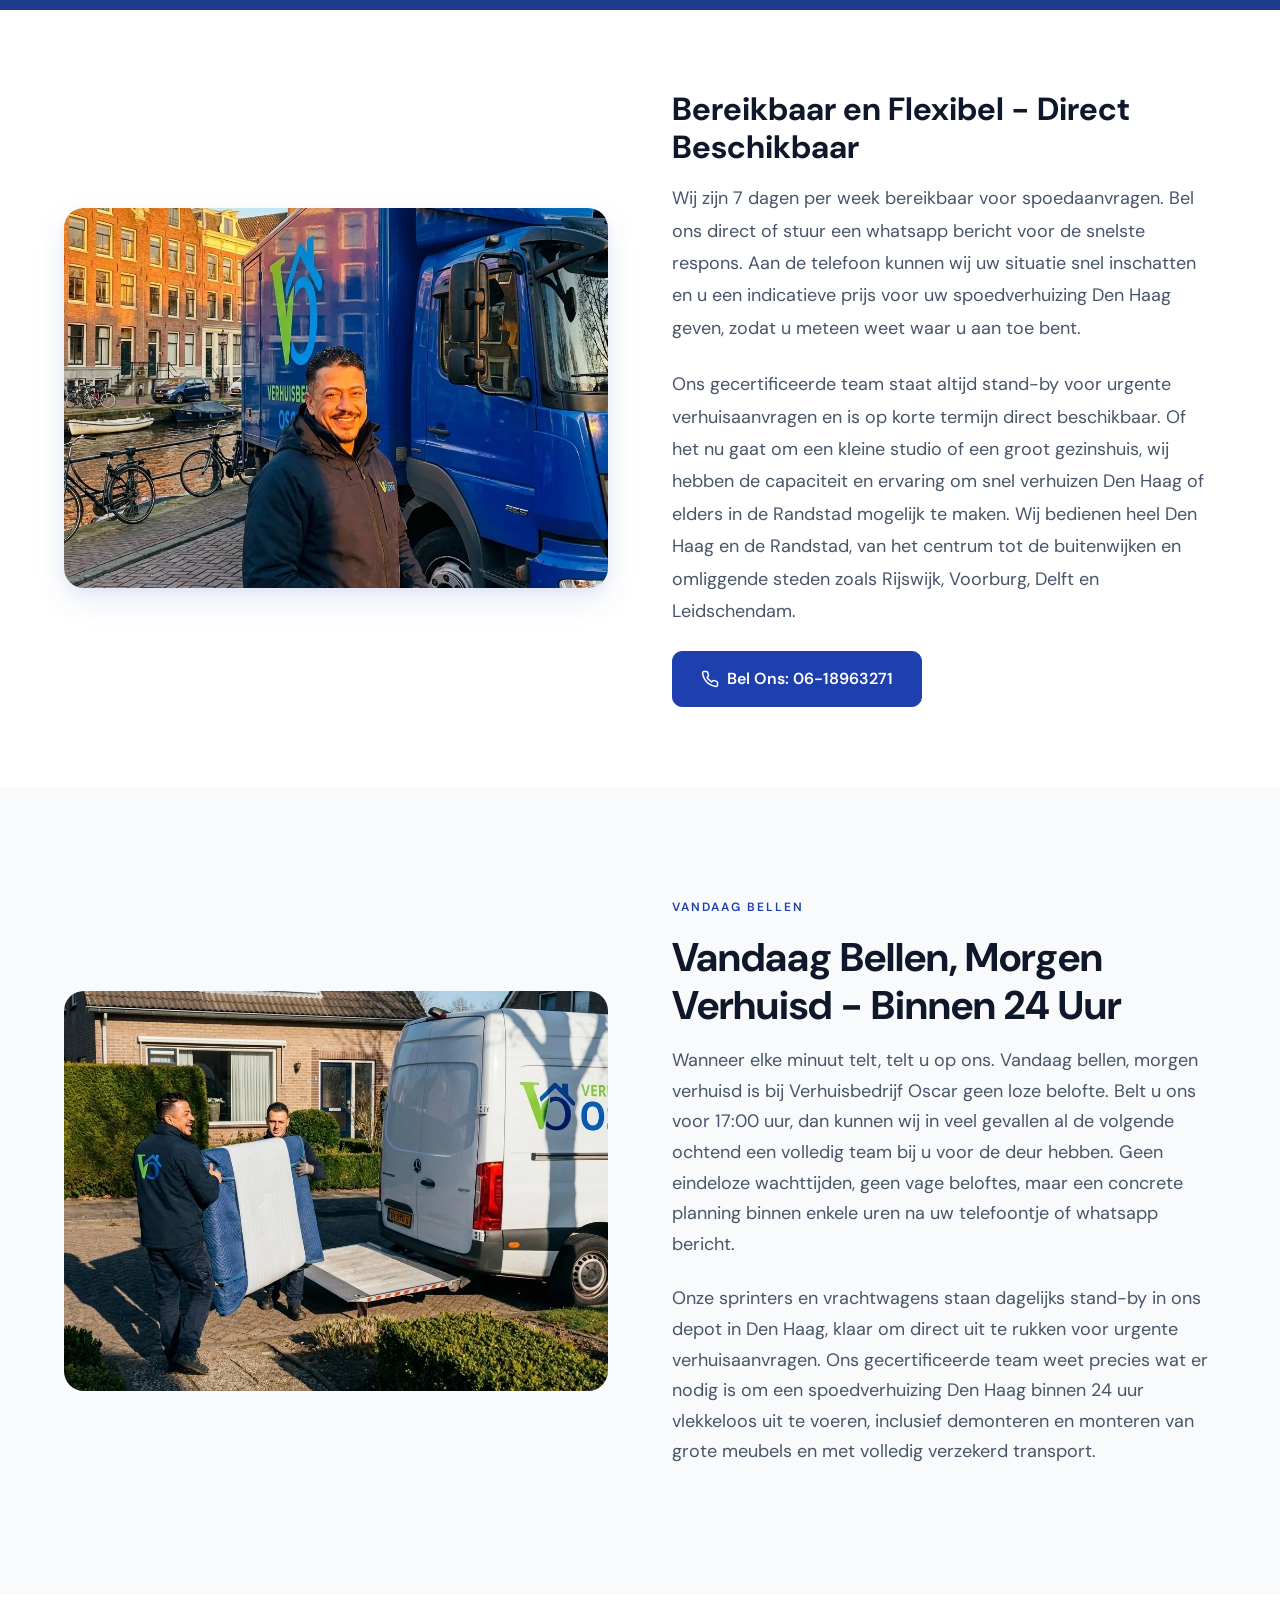
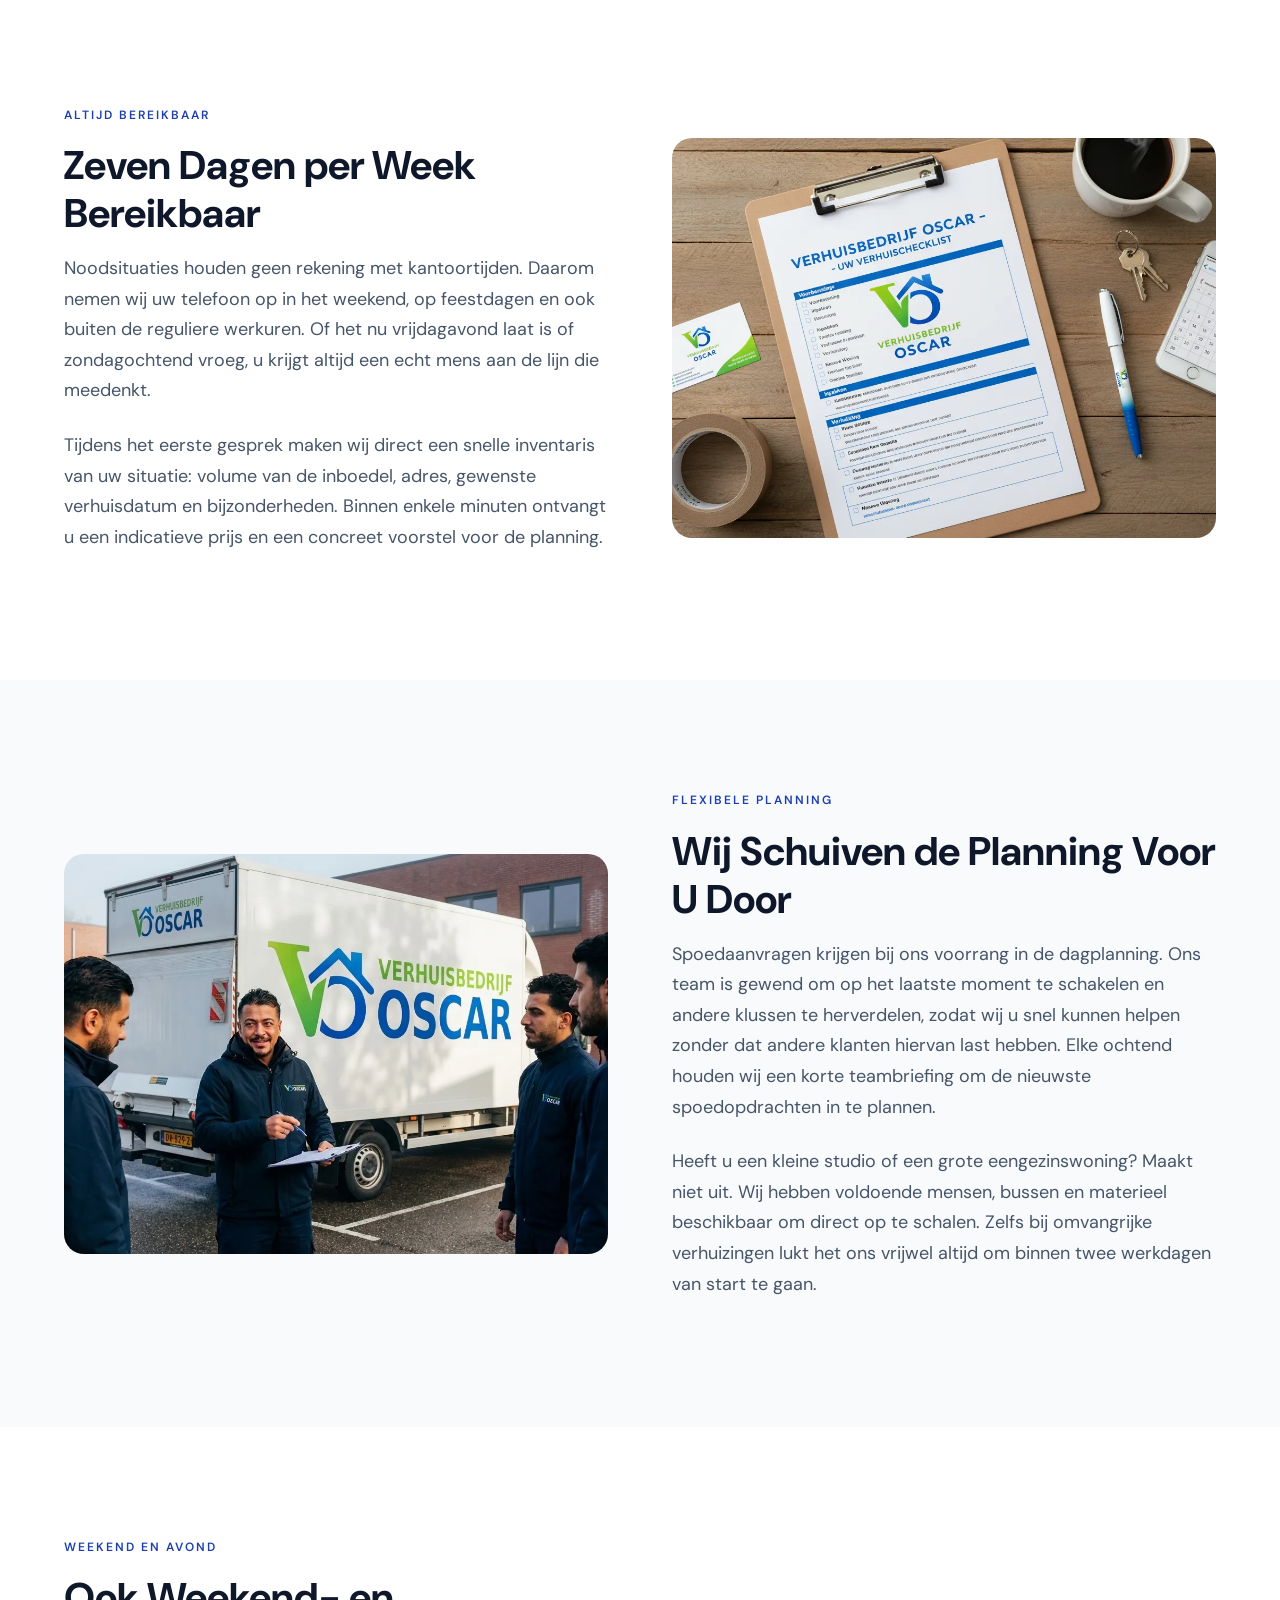
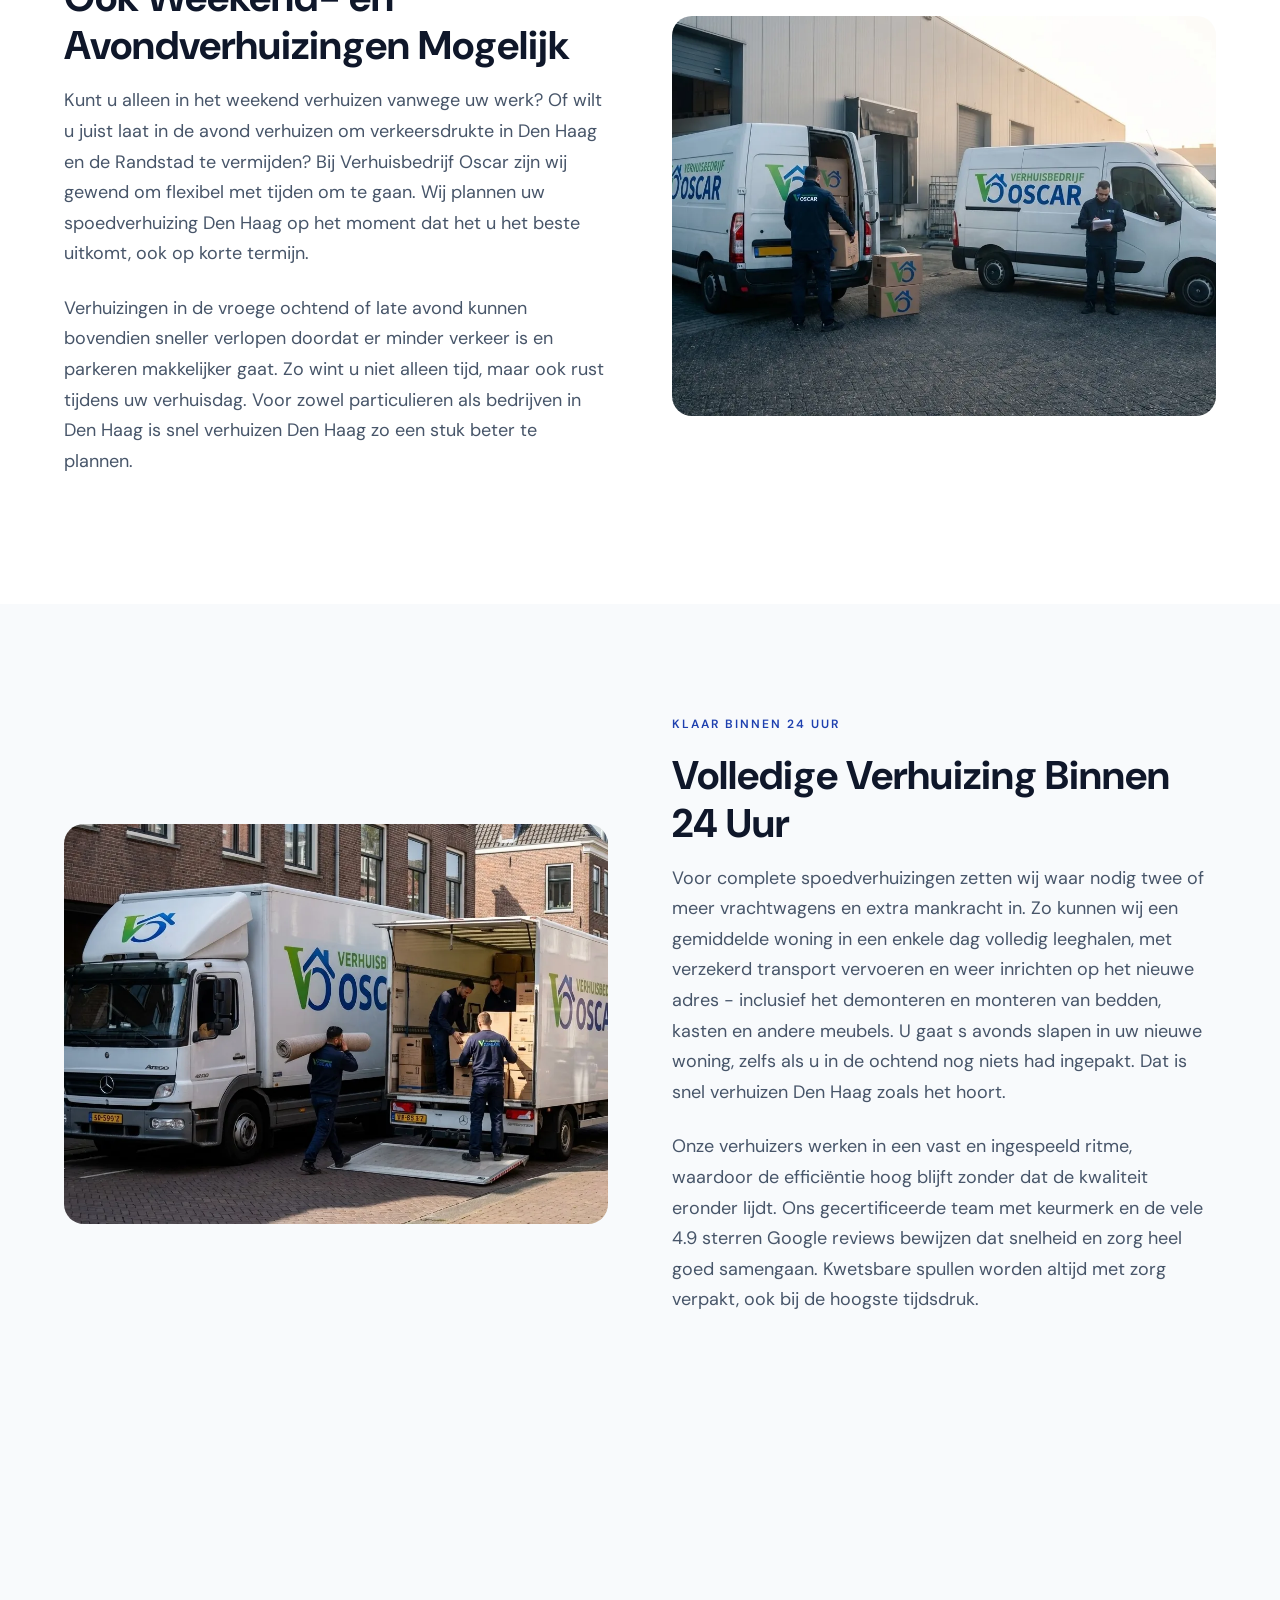
<file: spoedverhuizing.html>
<!DOCTYPE html>
<html lang="nl">
<head>
    <meta charset="UTF-8">
    <meta name="viewport" content="width=device-width, initial-scale=1, viewport-fit=cover">
    <title>Spoedverhuizing Den Haag | Snel Verhuizen | Verhuisbedrijf Oscar</title>
    <meta name="description" content="Spoedverhuizing nodig in Den Haag of de Randstad? Verhuisbedrijf Oscar helpt u binnen 24 uur. Gecertificeerd, verzekerd. Bel 06-18963271.">
    <meta name="robots" content="index, follow">
    <link rel="canonical" href="https://verhuisbedrijfoscar.nl/spoedverhuizing">

    <!-- Open Graph -->
    <meta property="og:type" content="website">
    <meta property="og:title" content="Spoedverhuizing Den Haag | Snel Verhuizen | Verhuisbedrijf Oscar">
    <meta property="og:description" content="Spoedverhuizing nodig in Den Haag of de Randstad? Verhuisbedrijf Oscar helpt u binnen 24 uur. Gecertificeerd, verzekerd. Bel 06-18963271.">
    <meta property="og:url" content="https://verhuisbedrijfoscar.nl/spoedverhuizing">
    <meta property="og:site_name" content="Verhuisbedrijf Oscar">
    <meta property="og:locale" content="nl_NL">
    <meta property="og:image" content="https://verhuisbedrijfoscar.nl/images/og-image.jpg">
    <meta property="og:image:width" content="1200">
    <meta property="og:image:height" content="630">

    <!-- Twitter Card -->
    <meta name="twitter:card" content="summary_large_image">
    <meta name="twitter:title" content="Spoedverhuizing Den Haag | Snel Verhuizen | Verhuisbedrijf Oscar">
    <meta name="twitter:description" content="Spoedverhuizing nodig in Den Haag of de Randstad? Verhuisbedrijf Oscar helpt u binnen 24 uur. Gecertificeerd, verzekerd. Bel 06-18963271.">
    <meta name="twitter:image" content="https://verhuisbedrijfoscar.nl/images/og-image.jpg">

    <!-- Favicon -->
    <link rel="icon" href="/images/favicon.ico" sizes="any">
    <link rel="icon" type="image/png" sizes="16x16" href="/images/favicon-16x16.png">
    <link rel="icon" type="image/png" sizes="32x32" href="/images/favicon-32x32.png">
    <link rel="apple-touch-icon" sizes="180x180" href="/images/apple-touch-icon.png">
    <link rel="manifest" href="/manifest.json">
    <meta name="theme-color" content="#1B75BB">

    <!-- Google Fonts -->
    <link rel="preconnect" href="https://fonts.googleapis.com">
    <link rel="preconnect" href="https://fonts.gstatic.com" crossorigin>
    <link href="https://fonts.googleapis.com/css2?family=DM+Sans:ital,opsz,wght@0,9..40,100..1000;1,9..40,100..1000&display=swap" rel="stylesheet">

    <!-- LCP hero image preload -->
    <link rel="preload" as="image" href="/images/fotos/23-oscar-stuurt-sprinter.webp" fetchpriority="high">

    <!-- Main Stylesheet -->
    <link rel="stylesheet" href="/css/style.css">
</head>
<body>

    <!-- Skip to main content (WCAG 2.4.1 Bypass Blocks) -->
    <a href="#main-content" class="skip-link">Direct naar hoofdinhoud</a>

    <!-- ===================== HEADER ===================== -->
    <header class="header" id="header" role="banner">
        <div class="header__inner">
            <a href="/" class="header__logo" aria-label="Verhuisbedrijf Oscar - Terug naar homepagina">
                <img src="/images/logo-horizontaal.png" alt="Verhuisbedrijf Oscar" width="200" height="52">
            </a>
            <nav class="header__nav" aria-label="Hoofdnavigatie">
                <a href="/" class="header__nav-link">Home</a>
                <a href="/over-ons" class="header__nav-link">Over Ons</a>
                <div class="header__nav-dropdown">
                    <button type="button" class="header__nav-link--has-dropdown active" aria-expanded="false" aria-haspopup="true">Diensten<svg class="dropdown-chevron" xmlns="http://www.w3.org/2000/svg" width="14" height="14" viewBox="0 0 24 24" fill="none" stroke="currentColor" stroke-width="2.5" stroke-linecap="round" stroke-linejoin="round" aria-hidden="true"><polyline points="6 9 12 15 18 9"/></svg></button>
                    <div class="header__dropdown-menu">
                        <a href="/particuliere-verhuizing" class="header__dropdown-link"><div class="dropdown-icon"><svg xmlns="http://www.w3.org/2000/svg" width="20" height="20" viewBox="0 0 24 24" fill="none" stroke="currentColor" stroke-width="1.5" stroke-linecap="round" stroke-linejoin="round"><path d="M3 9l9-7 9 7v11a2 2 0 0 1-2 2H5a2 2 0 0 1-2-2z"/><polyline points="9 22 9 12 15 12 15 22"/></svg></div><div class="header__dropdown-link-text"><span>Particuliere Verhuizing</span><small>Woning- en inboedelverhuizing</small></div></a>
                        <a href="/zakelijke-verhuizing" class="header__dropdown-link"><div class="dropdown-icon"><svg xmlns="http://www.w3.org/2000/svg" width="20" height="20" viewBox="0 0 24 24" fill="none" stroke="currentColor" stroke-width="1.5" stroke-linecap="round" stroke-linejoin="round"><rect x="4" y="2" width="16" height="20" rx="2" ry="2"/><line x1="8" y1="6" x2="16" y2="6"/><line x1="8" y1="10" x2="16" y2="10"/><line x1="8" y1="14" x2="12" y2="14"/></svg></div><div class="header__dropdown-link-text"><span>Zakelijke Verhuizing</span><small>Kantoor- en bedrijfsverhuizing</small></div></a>
                        <a href="/spoedverhuizing" class="header__dropdown-link"><div class="dropdown-icon"><svg xmlns="http://www.w3.org/2000/svg" width="20" height="20" viewBox="0 0 24 24" fill="none" stroke="currentColor" stroke-width="1.5" stroke-linecap="round" stroke-linejoin="round"><circle cx="12" cy="12" r="10"/><polyline points="12 6 12 12 16 14"/></svg></div><div class="header__dropdown-link-text"><span>Spoedverhuizing</span><small>Snel en flexibel verhuizen</small></div></a>
                    </div>
                </div>
                <a href="/werkwijze" class="header__nav-link">Werkwijze</a>
                <a href="/prijs" class="header__nav-link">Prijzen</a>
                <a href="/m3-calculator" class="header__nav-link">M3 Calculator</a>
                <a href="/contact" class="header__nav-link">Contact</a>
            </nav>
            <div class="header__cta"><a href="/contact" class="btn btn-primary">Gratis Offerte</a></div>
            <div class="header__hamburger" id="hamburger-btn" role="button" tabindex="0" aria-label="Menu openen" aria-expanded="false" aria-controls="mobile-nav"><span></span><span></span><span></span></div>
        </div>
        <div class="mobile-nav" id="mobile-nav" aria-hidden="true" role="dialog" aria-label="Mobiel navigatiemenu">
            <a href="/" class="mobile-nav__link">Home</a>
            <a href="/over-ons" class="mobile-nav__link">Over Ons</a>
            <div class="mobile-nav__group"><span class="mobile-nav__group-title">Diensten</span>
                <a href="/particuliere-verhuizing" class="mobile-nav__link mobile-nav__link--sub">Particuliere Verhuizing</a>
                <a href="/zakelijke-verhuizing" class="mobile-nav__link mobile-nav__link--sub">Zakelijke Verhuizing</a>
                <a href="/spoedverhuizing" class="mobile-nav__link mobile-nav__link--sub">Spoedverhuizing</a>
            </div>
            <a href="/werkwijze" class="mobile-nav__link">Werkwijze</a>
            <a href="/prijs" class="mobile-nav__link">Prijzen</a>
            <a href="/m3-calculator" class="mobile-nav__link">M3 Calculator</a>
            <a href="/contact" class="mobile-nav__link">Contact</a>
            <div class="mobile-nav__cta">
                <a href="/contact" class="btn btn-primary btn-large">Gratis Offerte Aanvragen</a>
                <a href="tel:0618963271" class="mobile-nav__phone"><svg xmlns="http://www.w3.org/2000/svg" width="20" height="20" viewBox="0 0 24 24" fill="none" stroke="currentColor" stroke-width="2" stroke-linecap="round" stroke-linejoin="round"><path d="M22 16.92v3a2 2 0 0 1-2.18 2 19.79 19.79 0 0 1-8.63-3.07 19.5 19.5 0 0 1-6-6 19.79 19.79 0 0 1-3.07-8.67A2 2 0 0 1 4.11 2h3a2 2 0 0 1 2 1.72 12.84 12.84 0 0 0 .7 2.81 2 2 0 0 1-.45 2.11L8.09 9.91a16 16 0 0 0 6 6l1.27-1.27a2 2 0 0 1 2.11-.45 12.84 12.84 0 0 0 2.81.7A2 2 0 0 1 22 16.92z"/></svg>06-18963271</a>
            </div>
        </div>
    </header>

    <main id="main-content" tabindex="-1">

        <!-- ===================== PAGE HERO ===================== -->
        <section class="page-hero" aria-labelledby="page-hero-heading" style="--hero-bg: url('/images/fotos/23-oscar-stuurt-sprinter.webp')">
            <div class="container">
                <div class="page-hero__content">
                    <nav class="page-hero__breadcrumb" aria-label="Breadcrumb">
                        <a href="/">Home</a>
                        <svg xmlns="http://www.w3.org/2000/svg" width="12" height="12" viewBox="0 0 24 24" fill="none" stroke="currentColor" stroke-width="2" stroke-linecap="round" stroke-linejoin="round" aria-hidden="true"><polyline points="9 18 15 12 9 6"/></svg>
                        <span>Diensten</span>
                        <svg xmlns="http://www.w3.org/2000/svg" width="12" height="12" viewBox="0 0 24 24" fill="none" stroke="currentColor" stroke-width="2" stroke-linecap="round" stroke-linejoin="round" aria-hidden="true"><polyline points="9 18 15 12 9 6"/></svg>
                        <span>Spoedverhuizing</span>
                    </nav>
                    <h1 id="page-hero-heading">Spoedverhuizing Den Haag - Verhuisbedrijf Oscar Direct Beschikbaar</h1>
                    <p>Snel verhuizen Den Haag binnen 24 uur. Vandaag bellen, morgen verhuisd. Gecertificeerd, verzekerd en 4.9 sterren op Google Reviews.</p>
                </div>
            </div>
        </section>

        <!-- ===================== INTRO BLOCK ===================== -->
        <section class="section-padding" aria-labelledby="intro-heading">
            <div class="container">
                <div class="dienst-block">
                    <div class="dienst-block__image">
                        <img src="/images/fotos/23-oscar-stuurt-sprinter.webp" alt="Oscar stuurt sprinter aan voor spoedverhuizing" width="600" height="380">
                    </div>
                    <div class="dienst-block__content">
                        <h2 id="intro-heading">Snel Verhuizen Den Haag Wanneer Het Moet</h2>
                        <p>Soms laat het leven u geen keuze. Een huurcontract dat plotseling eindigt, een scheiding, een onverwachte overplaatsing voor werk of waterschade in uw woning. In zulke situaties heeft u een verhuisbedrijf spoed nodig dat op korte termijn kan schakelen zonder concessies te doen aan kwaliteit. Voor een spoedverhuizing Den Haag of elders in de Randstad staat ons team direct beschikbaar.</p>
                        <p>Bij Verhuisbedrijf Oscar begrijpen wij de urgentie. Wij kunnen vaak al binnen 24 uur een volledige spoed verhuizing realiseren, en in sommige gevallen zelfs op dezelfde dag. U krijgt dezelfde professionele aanpak als bij een geplande last minute verhuizen opdracht: zorgvuldig, gecertificeerd, verzekerd transport met inboedelverzekering en een ervaren team dat demonteren en monteren van meubels vakkundig verzorgt. Stuur ons gerust een bericht via whatsapp voor een snelle reactie.</p>
                        <div>
                            <a href="tel:0618963271" class="btn btn-primary">
                                <svg xmlns="http://www.w3.org/2000/svg" width="18" height="18" viewBox="0 0 24 24" fill="none" stroke="currentColor" stroke-width="2" stroke-linecap="round" stroke-linejoin="round" aria-hidden="true"><path d="M22 16.92v3a2 2 0 0 1-2.18 2 19.79 19.79 0 0 1-8.63-3.07 19.5 19.5 0 0 1-6-6 19.79 19.79 0 0 1-3.07-8.67A2 2 0 0 1 4.11 2h3a2 2 0 0 1 2 1.72 12.84 12.84 0 0 0 .7 2.81 2 2 0 0 1-.45 2.11L8.09 9.91a16 16 0 0 0 6 6l1.27-1.27a2 2 0 0 1 2.11-.45 12.84 12.84 0 0 0 2.81.7A2 2 0 0 1 22 16.92z"/></svg>
                                Bel Direct: 06-18963271
                            </a>
                            <a href="/contact" class="btn btn-outline">Spoedofferte Aanvragen</a>
                        </div>
                    </div>
                </div>
            </div>
        </section>

        <!-- ===================== WANNEER SPOEDVERHUIZING ===================== -->
        <section class="section-padding bg-light" aria-labelledby="wanneer-heading">
            <div class="container">
                <div class="section-header">
                    <span class="section-tag">Wanneer Spoedverhuizing?</span>
                    <h2 id="wanneer-heading">Situaties Waarin Wij U Direct Helpen</h2>
                </div>

                <div class="features-grid">
                    <div class="feature-item">
                        <div class="feature-item__icon">
                            <svg xmlns="http://www.w3.org/2000/svg" width="24" height="24" viewBox="0 0 24 24" fill="none" stroke="currentColor" stroke-width="2" stroke-linecap="round" stroke-linejoin="round" aria-hidden="true"><path d="M3 9l9-7 9 7v11a2 2 0 0 1-2 2H5a2 2 0 0 1-2-2z"/><polyline points="9 22 9 12 15 12 15 22"/></svg>
                        </div>
                        <div class="feature-item__text">
                            <h4>Huurcontract Beëindigd</h4>
                            <p>Onverwacht uw woning uit? Wij staan dezelfde week klaar om u te helpen verhuizen naar uw nieuwe adres.</p>
                        </div>
                    </div>

                    <div class="feature-item">
                        <div class="feature-item__icon">
                            <svg xmlns="http://www.w3.org/2000/svg" width="24" height="24" viewBox="0 0 24 24" fill="none" stroke="currentColor" stroke-width="2" stroke-linecap="round" stroke-linejoin="round" aria-hidden="true"><path d="M20 21v-2a4 4 0 0 0-4-4H8a4 4 0 0 0-4 4v2"/><circle cx="12" cy="7" r="4"/></svg>
                        </div>
                        <div class="feature-item__text">
                            <h4>Scheiding of Relatiebreuk</h4>
                            <p>Discreet en snel een nieuw begin, met respect voor uw privacy. Wij handelen professioneel en tactvol.</p>
                        </div>
                    </div>

                    <div class="feature-item">
                        <div class="feature-item__icon">
                            <svg xmlns="http://www.w3.org/2000/svg" width="24" height="24" viewBox="0 0 24 24" fill="none" stroke="currentColor" stroke-width="2" stroke-linecap="round" stroke-linejoin="round" aria-hidden="true"><rect x="2" y="7" width="20" height="14" rx="2" ry="2"/><path d="M16 21V5a2 2 0 0 0-2-2h-4a2 2 0 0 0-2 2v16"/></svg>
                        </div>
                        <div class="feature-item__text">
                            <h4>Werkgerelateerd</h4>
                            <p>Plotselinge overplaatsing of nieuwe baan? Wij regelen alles zodat u zich kunt concentreren op uw werk.</p>
                        </div>
                    </div>

                    <div class="feature-item">
                        <div class="feature-item__icon">
                            <svg xmlns="http://www.w3.org/2000/svg" width="24" height="24" viewBox="0 0 24 24" fill="none" stroke="currentColor" stroke-width="2" stroke-linecap="round" stroke-linejoin="round" aria-hidden="true"><path d="M12 22s8-4 8-10V5l-8-3-8 3v7c0 6 8 10 8 10z"/></svg>
                        </div>
                        <div class="feature-item__text">
                            <h4>Waterschade of Brand</h4>
                            <p>Bij calamiteiten in uw woning helpen wij met spoedinventaris en het veiligstellen van uw bezittingen.</p>
                        </div>
                    </div>

                    <div class="feature-item">
                        <div class="feature-item__icon">
                            <svg xmlns="http://www.w3.org/2000/svg" width="24" height="24" viewBox="0 0 24 24" fill="none" stroke="currentColor" stroke-width="2" stroke-linecap="round" stroke-linejoin="round" aria-hidden="true"><line x1="12" y1="1" x2="12" y2="23"/><path d="M17 5H9.5a3.5 3.5 0 0 0 0 7h5a3.5 3.5 0 0 1 0 7H6"/></svg>
                        </div>
                        <div class="feature-item__text">
                            <h4>Dubbele Huur Voorkomen</h4>
                            <p>Snel verhuizen om dubbele huurlasten te beperken. Elke dag telt, en wij begrijpen dat als geen ander.</p>
                        </div>
                    </div>

                    <div class="feature-item">
                        <div class="feature-item__icon">
                            <svg xmlns="http://www.w3.org/2000/svg" width="24" height="24" viewBox="0 0 24 24" fill="none" stroke="currentColor" stroke-width="2" stroke-linecap="round" stroke-linejoin="round" aria-hidden="true"><circle cx="12" cy="12" r="10"/><line x1="12" y1="8" x2="12" y2="12"/><line x1="12" y1="16" x2="12.01" y2="16"/></svg>
                        </div>
                        <div class="feature-item__text">
                            <h4>Overlast of Onveiligheid</h4>
                            <p>In noodsituaties zorgen wij voor een snelle oplossing, zodat u zo snel mogelijk in een veilige omgeving woont.</p>
                        </div>
                    </div>
                </div>
            </div>
        </section>

        <!-- ===================== KWALITEIT BLOCK (REVERSED) ===================== -->
        <section class="section-padding" aria-labelledby="kwaliteit-heading">
            <div class="container">
                <div class="dienst-block dienst-block--reversed">
                    <div class="dienst-block__content">
                        <h2 id="kwaliteit-heading">Dezelfde Kwaliteit, Sneller Geleverd</h2>
                        <p>Snelheid betekent bij ons geen compromis. Uw inboedel wordt met dezelfde zorgvuldigheid behandeld als bij een reguliere verhuizing. Dezelfde inboedelverzekering, hetzelfde gecertificeerde team met keurmerk, dezelfde aandacht voor detail. Het verschil zit in de snelheid van planning en de flexibiliteit van ons team - wat voor een last minute verhuizen het grote verschil maakt.</p>
                        <p>Onze ervaren verhuizers weten precies hoe ze snel en toch zorgvuldig te werk moeten gaan bij een spoed verhuizing. Zij kunnen op korte termijn schakelen, meubels deskundig demonteren en op de nieuwe locatie weer monteren, zodat uw verhuizing vlot en zonder stress verloopt.</p>
                        <ul class="dienst-block__checklist">
                            <li>
                                <svg xmlns="http://www.w3.org/2000/svg" width="18" height="18" viewBox="0 0 24 24" fill="none" stroke="currentColor" stroke-width="2.5" stroke-linecap="round" stroke-linejoin="round" aria-hidden="true"><polyline points="20 6 9 17 4 12"/></svg>
                                Vaak al binnen 24 uur mogelijk, direct beschikbaar
                            </li>
                            <li>
                                <svg xmlns="http://www.w3.org/2000/svg" width="18" height="18" viewBox="0 0 24 24" fill="none" stroke="currentColor" stroke-width="2.5" stroke-linecap="round" stroke-linejoin="round" aria-hidden="true"><polyline points="20 6 9 17 4 12"/></svg>
                                Verzekerd transport met inboedelverzekering
                            </li>
                            <li>
                                <svg xmlns="http://www.w3.org/2000/svg" width="18" height="18" viewBox="0 0 24 24" fill="none" stroke="currentColor" stroke-width="2.5" stroke-linecap="round" stroke-linejoin="round" aria-hidden="true"><polyline points="20 6 9 17 4 12"/></svg>
                                Gecertificeerd team met keurmerk en 4.9 sterren reviews
                            </li>
                            <li>
                                <svg xmlns="http://www.w3.org/2000/svg" width="18" height="18" viewBox="0 0 24 24" fill="none" stroke="currentColor" stroke-width="2.5" stroke-linecap="round" stroke-linejoin="round" aria-hidden="true"><polyline points="20 6 9 17 4 12"/></svg>
                                Demonteren, monteren, inpakservice en verhuismateriaal
                            </li>
                        </ul>
                    </div>
                    <div class="dienst-block__image">
                        <img src="/images/fotos/06-dozen-inladen-bus.webp" alt="Verhuizer laadt dozen in bus tijdens spoedverhuizing" width="600" height="380" loading="lazy" decoding="async">
                    </div>
                </div>
            </div>
        </section>

        <!-- ===================== SPEED STATS ===================== -->
        <section class="cta-section" aria-label="Spoedverhuizing voordelen">
            <div class="container">
                <div class="usp-bar">
                    <div class="usp-item">
                        <div class="usp-item__icon">
                            <svg xmlns="http://www.w3.org/2000/svg" width="24" height="24" viewBox="0 0 24 24" fill="none" stroke="currentColor" stroke-width="2" stroke-linecap="round" stroke-linejoin="round" aria-hidden="true"><circle cx="12" cy="12" r="10"/><polyline points="12 6 12 12 16 14"/></svg>
                        </div>
                        <div class="usp-item__title">Binnen 24 uur</div>
                        <div class="usp-item__text">Reactie op uw aanvraag</div>
                    </div>
                    <div class="usp-item">
                        <div class="usp-item__icon">
                            <svg xmlns="http://www.w3.org/2000/svg" width="24" height="24" viewBox="0 0 24 24" fill="none" stroke="currentColor" stroke-width="2" stroke-linecap="round" stroke-linejoin="round" aria-hidden="true"><polygon points="13 2 3 14 12 14 11 22 21 10 12 10 13 2"/></svg>
                        </div>
                        <div class="usp-item__title">Dezelfde Dag</div>
                        <div class="usp-item__text">Verhuizing mogelijk bij beschikbaarheid</div>
                    </div>
                    <div class="usp-item">
                        <div class="usp-item__icon">
                            <svg xmlns="http://www.w3.org/2000/svg" width="24" height="24" viewBox="0 0 24 24" fill="none" stroke="currentColor" stroke-width="2" stroke-linecap="round" stroke-linejoin="round" aria-hidden="true"><rect x="3" y="4" width="18" height="18" rx="2" ry="2"/><line x1="16" y1="2" x2="16" y2="6"/><line x1="8" y1="2" x2="8" y2="6"/><line x1="3" y1="10" x2="21" y2="10"/></svg>
                        </div>
                        <div class="usp-item__title">7 Dagen</div>
                        <div class="usp-item__text">Per week beschikbaar</div>
                    </div>
                    <div class="usp-item">
                        <div class="usp-item__icon">
                            <svg xmlns="http://www.w3.org/2000/svg" width="24" height="24" viewBox="0 0 24 24" fill="none" stroke="currentColor" stroke-width="2" stroke-linecap="round" stroke-linejoin="round" aria-hidden="true"><path d="M12 22s8-4 8-10V5l-8-3-8 3v7c0 6 8 10 8 10z"/></svg>
                        </div>
                        <div class="usp-item__title">100%</div>
                        <div class="usp-item__text">Verzekerd transport</div>
                    </div>
                </div>
            </div>
        </section>

        <!-- ===================== BEREIKBAAR BLOCK ===================== -->
        <section class="section-padding" aria-labelledby="bereikbaar-heading">
            <div class="container">
                <div class="dienst-block">
                    <div class="dienst-block__image">
                        <img src="/images/fotos/31-truck-street.webp" alt="Verhuiswagen van Verhuisbedrijf Oscar in een Haagse straat tijdens spoedverhuizing Den Haag" width="600" height="380" loading="lazy" decoding="async">
                    </div>
                    <div class="dienst-block__content">
                        <h2 id="bereikbaar-heading">Bereikbaar en Flexibel - Direct Beschikbaar</h2>
                        <p>Wij zijn 7 dagen per week bereikbaar voor spoedaanvragen. Bel ons direct of stuur een whatsapp bericht voor de snelste respons. Aan de telefoon kunnen wij uw situatie snel inschatten en u een indicatieve prijs voor uw spoedverhuizing Den Haag geven, zodat u meteen weet waar u aan toe bent.</p>
                        <p>Ons gecertificeerde team staat altijd stand-by voor urgente verhuisaanvragen en is op korte termijn direct beschikbaar. Of het nu gaat om een kleine studio of een groot gezinshuis, wij hebben de capaciteit en ervaring om snel verhuizen Den Haag of elders in de Randstad mogelijk te maken. Wij bedienen heel Den Haag en de Randstad, van het centrum tot de buitenwijken en omliggende steden zoals Rijswijk, Voorburg, Delft en Leidschendam.</p>
                        <a href="tel:0618963271" class="btn btn-primary">
                            <svg xmlns="http://www.w3.org/2000/svg" width="18" height="18" viewBox="0 0 24 24" fill="none" stroke="currentColor" stroke-width="2" stroke-linecap="round" stroke-linejoin="round" aria-hidden="true"><path d="M22 16.92v3a2 2 0 0 1-2.18 2 19.79 19.79 0 0 1-8.63-3.07 19.5 19.5 0 0 1-6-6 19.79 19.79 0 0 1-3.07-8.67A2 2 0 0 1 4.11 2h3a2 2 0 0 1 2 1.72 12.84 12.84 0 0 0 .7 2.81 2 2 0 0 1-.45 2.11L8.09 9.91a16 16 0 0 0 6 6l1.27-1.27a2 2 0 0 1 2.11-.45 12.84 12.84 0 0 0 2.81.7A2 2 0 0 1 22 16.92z"/></svg>
                            Bel Ons: 06-18963271
                        </a>
                    </div>
                </div>
            </div>
        </section>

        <!-- ===================== VANDAAG BELLEN, MORGEN VERHUISD ===================== -->
        <section class="section-padding bg-light" aria-labelledby="vandaag-heading">
            <div class="container">
                <div class="about-block">
                    <div class="about-block__image">
                        <img src="/images/fotos/25-oscar-draagt-tv-buiten.webp" alt="Oscar draagt een tv naar buiten tijdens een spoedverhuizing" width="600" height="400" loading="lazy" decoding="async">
                    </div>
                    <div class="about-block__content">
                        <span class="section-tag">Vandaag Bellen</span>
                        <h2 id="vandaag-heading">Vandaag Bellen, Morgen Verhuisd - Binnen 24 Uur</h2>
                        <p>Wanneer elke minuut telt, telt u op ons. Vandaag bellen, morgen verhuisd is bij Verhuisbedrijf Oscar geen loze belofte. Belt u ons voor 17:00 uur, dan kunnen wij in veel gevallen al de volgende ochtend een volledig team bij u voor de deur hebben. Geen eindeloze wachttijden, geen vage beloftes, maar een concrete planning binnen enkele uren na uw telefoontje of whatsapp bericht.</p>
                        <p>Onze sprinters en vrachtwagens staan dagelijks stand-by in ons depot in Den Haag, klaar om direct uit te rukken voor urgente verhuisaanvragen. Ons gecertificeerde team weet precies wat er nodig is om een spoedverhuizing Den Haag binnen 24 uur vlekkeloos uit te voeren, inclusief demonteren en monteren van grote meubels en met volledig verzekerd transport.</p>
                    </div>
                </div>
            </div>
        </section>

        <!-- ===================== 24/7 BEREIKBAAR ===================== -->
        <section class="section-padding" aria-labelledby="altijd-heading">
            <div class="container">
                <div class="about-block about-block--reversed">
                    <div class="about-block__image">
                        <img src="/images/fotos/22-moving-checklist.webp" alt="Checklist voor spoedverhuizing op klembord" width="600" height="400" loading="lazy" decoding="async">
                    </div>
                    <div class="about-block__content">
                        <span class="section-tag">Altijd Bereikbaar</span>
                        <h2 id="altijd-heading">Zeven Dagen per Week Bereikbaar</h2>
                        <p>Noodsituaties houden geen rekening met kantoortijden. Daarom nemen wij uw telefoon op in het weekend, op feestdagen en ook buiten de reguliere werkuren. Of het nu vrijdagavond laat is of zondagochtend vroeg, u krijgt altijd een echt mens aan de lijn die meedenkt.</p>
                        <p>Tijdens het eerste gesprek maken wij direct een snelle inventaris van uw situatie: volume van de inboedel, adres, gewenste verhuisdatum en bijzonderheden. Binnen enkele minuten ontvangt u een indicatieve prijs en een concreet voorstel voor de planning.</p>
                    </div>
                </div>
            </div>
        </section>

        <!-- ===================== FLEXIBELE PLANNING ===================== -->
        <section class="section-padding bg-light" aria-labelledby="flexibel-heading">
            <div class="container">
                <div class="about-block">
                    <div class="about-block__image">
                        <img src="/images/fotos/24-oscar-team-briefing.webp" alt="Oscar geeft team een briefing voor de spoedverhuizing" width="600" height="400" loading="lazy" decoding="async">
                    </div>
                    <div class="about-block__content">
                        <span class="section-tag">Flexibele Planning</span>
                        <h2 id="flexibel-heading">Wij Schuiven de Planning Voor U Door</h2>
                        <p>Spoedaanvragen krijgen bij ons voorrang in de dagplanning. Ons team is gewend om op het laatste moment te schakelen en andere klussen te herverdelen, zodat wij u snel kunnen helpen zonder dat andere klanten hiervan last hebben. Elke ochtend houden wij een korte teambriefing om de nieuwste spoedopdrachten in te plannen.</p>
                        <p>Heeft u een kleine studio of een grote eengezinswoning? Maakt niet uit. Wij hebben voldoende mensen, bussen en materieel beschikbaar om direct op te schalen. Zelfs bij omvangrijke verhuizingen lukt het ons vrijwel altijd om binnen twee werkdagen van start te gaan.</p>
                    </div>
                </div>
            </div>
        </section>

        <!-- ===================== WEEKEND- EN AVONDVERHUIZING ===================== -->
        <section class="section-padding" aria-labelledby="weekend-heading">
            <div class="container">
                <div class="about-block about-block--reversed">
                    <div class="about-block__image">
                        <img src="/images/fotos/09-twee-bussen-ochtend.webp" alt="Twee verhuisbussen van Oscar klaar in de vroege ochtend" width="600" height="400" loading="lazy" decoding="async">
                    </div>
                    <div class="about-block__content">
                        <span class="section-tag">Weekend en Avond</span>
                        <h2 id="weekend-heading">Ook Weekend- en Avondverhuizingen Mogelijk</h2>
                        <p>Kunt u alleen in het weekend verhuizen vanwege uw werk? Of wilt u juist laat in de avond verhuizen om verkeersdrukte in Den Haag en de Randstad te vermijden? Bij Verhuisbedrijf Oscar zijn wij gewend om flexibel met tijden om te gaan. Wij plannen uw spoedverhuizing Den Haag op het moment dat het u het beste uitkomt, ook op korte termijn.</p>
                        <p>Verhuizingen in de vroege ochtend of late avond kunnen bovendien sneller verlopen doordat er minder verkeer is en parkeren makkelijker gaat. Zo wint u niet alleen tijd, maar ook rust tijdens uw verhuisdag. Voor zowel particulieren als bedrijven in Den Haag is snel verhuizen Den Haag zo een stuk beter te plannen.</p>
                    </div>
                </div>
            </div>
        </section>

        <!-- ===================== KLAAR BINNEN 24 UUR ===================== -->
        <section class="section-padding bg-light" aria-labelledby="binnen24-heading">
            <div class="container">
                <div class="about-block">
                    <div class="about-block__image">
                        <img src="/images/fotos/15-twee-trucks-zij-aan-zij.webp" alt="Twee verhuistrucks van Oscar klaar voor vertrek" width="600" height="400" loading="lazy" decoding="async">
                    </div>
                    <div class="about-block__content">
                        <span class="section-tag">Klaar Binnen 24 Uur</span>
                        <h2 id="binnen24-heading">Volledige Verhuizing Binnen 24 Uur</h2>
                        <p>Voor complete spoedverhuizingen zetten wij waar nodig twee of meer vrachtwagens en extra mankracht in. Zo kunnen wij een gemiddelde woning in een enkele dag volledig leeghalen, met verzekerd transport vervoeren en weer inrichten op het nieuwe adres - inclusief het demonteren en monteren van bedden, kasten en andere meubels. U gaat s avonds slapen in uw nieuwe woning, zelfs als u in de ochtend nog niets had ingepakt. Dat is snel verhuizen Den Haag zoals het hoort.</p>
                        <p>Onze verhuizers werken in een vast en ingespeeld ritme, waardoor de efficiëntie hoog blijft zonder dat de kwaliteit eronder lijdt. Ons gecertificeerde team met keurmerk en de vele 4.9 sterren Google reviews bewijzen dat snelheid en zorg heel goed samengaan. Kwetsbare spullen worden altijd met zorg verpakt, ook bij de hoogste tijdsdruk.</p>
                    </div>
                </div>
            </div>
        </section>

        <!-- ===================== FAQ ===================== -->
        <section class="faq section-padding" aria-labelledby="faq-heading">
            <div class="container">
                <div class="section-header">
                    <span class="section-tag">Veelgestelde Vragen</span>
                    <h2 id="faq-heading">Alles Over Spoedverhuizing</h2>
                </div>

                <div class="faq__grid">
                    <div class="faq__item">
                        <button class="faq__question" type="button" aria-expanded="false">
                            <span>Hoe snel kunnen jullie een spoedverhuizing uitvoeren?</span>
                            <span class="faq__question-icon" aria-hidden="true">
                                <svg xmlns="http://www.w3.org/2000/svg" width="18" height="18" viewBox="0 0 24 24" fill="none" stroke="currentColor" stroke-width="2" stroke-linecap="round" stroke-linejoin="round"><line x1="12" y1="5" x2="12" y2="19"/><line x1="5" y1="12" x2="19" y2="12"/></svg>
                            </span>
                        </button>
                        <div class="faq__answer">
                            <div class="faq__answer-inner">
                                <p>In veel gevallen kunnen wij binnen 24 tot 48 uur een volledige verhuizing realiseren. Bij beschikbaarheid en een kleiner volume is zelfs verhuizen op dezelfde dag mogelijk. Neem contact met ons op, dan bekijken wij samen de mogelijkheden.</p>
                            </div>
                        </div>
                    </div>

                    <div class="faq__item">
                        <button class="faq__question" type="button" aria-expanded="false">
                            <span>Kost een spoedverhuizing meer dan een reguliere verhuizing?</span>
                            <span class="faq__question-icon" aria-hidden="true">
                                <svg xmlns="http://www.w3.org/2000/svg" width="18" height="18" viewBox="0 0 24 24" fill="none" stroke="currentColor" stroke-width="2" stroke-linecap="round" stroke-linejoin="round"><line x1="12" y1="5" x2="12" y2="19"/><line x1="5" y1="12" x2="19" y2="12"/></svg>
                            </span>
                        </button>
                        <div class="faq__answer">
                            <div class="faq__answer-inner">
                                <p>Bij zeer kort dag kan er een kleine toeslag van toepassing zijn, maar wij zijn altijd transparant over de kosten. U ontvangt vooraf een duidelijke offerte, zodat u nooit voor verrassingen komt te staan. Vraag vrijblijvend een spoedofferte aan.</p>
                            </div>
                        </div>
                    </div>

                    <div class="faq__item">
                        <button class="faq__question" type="button" aria-expanded="false">
                            <span>Is mijn inboedel ook verzekerd bij een spoedverhuizing?</span>
                            <span class="faq__question-icon" aria-hidden="true">
                                <svg xmlns="http://www.w3.org/2000/svg" width="18" height="18" viewBox="0 0 24 24" fill="none" stroke="currentColor" stroke-width="2" stroke-linecap="round" stroke-linejoin="round"><line x1="12" y1="5" x2="12" y2="19"/><line x1="5" y1="12" x2="19" y2="12"/></svg>
                            </span>
                        </button>
                        <div class="faq__answer">
                            <div class="faq__answer-inner">
                                <p>Ja, absoluut. Uw inboedel is bij een spoedverhuizing op precies dezelfde manier verzekerd als bij een reguliere verhuizing. Wij doen geen concessies aan veiligheid, ongeacht de snelheid waarmee wij werken.</p>
                            </div>
                        </div>
                    </div>

                    <div class="faq__item">
                        <button class="faq__question" type="button" aria-expanded="false">
                            <span>Kan ik ook inpakservice krijgen bij spoed?</span>
                            <span class="faq__question-icon" aria-hidden="true">
                                <svg xmlns="http://www.w3.org/2000/svg" width="18" height="18" viewBox="0 0 24 24" fill="none" stroke="currentColor" stroke-width="2" stroke-linecap="round" stroke-linejoin="round"><line x1="12" y1="5" x2="12" y2="19"/><line x1="5" y1="12" x2="19" y2="12"/></svg>
                            </span>
                        </button>
                        <div class="faq__answer">
                            <div class="faq__answer-inner">
                                <p>Zeker. Wij brengen al het benodigde verpakkingsmateriaal mee en kunnen alles ter plekke voor u inpakken. Zo hoeft u zich nergens druk om te maken en kunt u zich richten op de andere zaken rondom uw verhuizing.</p>
                            </div>
                        </div>
                    </div>

                    <div class="faq__item">
                        <button class="faq__question" type="button" aria-expanded="false">
                            <span>Wat moet ik doen als ik per direct moet verhuizen?</span>
                            <span class="faq__question-icon" aria-hidden="true">
                                <svg xmlns="http://www.w3.org/2000/svg" width="18" height="18" viewBox="0 0 24 24" fill="none" stroke="currentColor" stroke-width="2" stroke-linecap="round" stroke-linejoin="round"><line x1="12" y1="5" x2="12" y2="19"/><line x1="5" y1="12" x2="19" y2="12"/></svg>
                            </span>
                        </button>
                        <div class="faq__answer">
                            <div class="faq__answer-inner">
                                <p>Bel ons direct op 06-18963271. Wij beoordelen uw situatie meteen aan de telefoon en plannen de snelst mogelijke oplossing. Hoe eerder u belt, hoe sneller wij in actie kunnen komen.</p>
                            </div>
                        </div>
                    </div>
                </div>
            </div>
        </section>

        <!-- ===================== CTA SECTION ===================== -->
        <section class="cta-section" aria-labelledby="cta-heading">
            <div class="container">
                <div class="cta-section__content">
                    <div class="cta-section__left">
                        <h2 id="cta-heading">Moet U Snel Verhuizen?</h2>
                        <p>Wacht niet langer. Bel ons nu en wij zorgen ervoor dat uw spoedverhuizing snel, veilig en professioneel wordt uitgevoerd. Vandaag gebeld, morgen verhuisd.</p>
                        <div class="cta-section__phone">
                            <div class="cta-section__phone-icon">
                                <svg xmlns="http://www.w3.org/2000/svg" width="24" height="24" viewBox="0 0 24 24" fill="none" stroke="currentColor" stroke-width="2" stroke-linecap="round" stroke-linejoin="round" aria-hidden="true"><path d="M22 16.92v3a2 2 0 0 1-2.18 2 19.79 19.79 0 0 1-8.63-3.07 19.5 19.5 0 0 1-6-6 19.79 19.79 0 0 1-3.07-8.67A2 2 0 0 1 4.11 2h3a2 2 0 0 1 2 1.72 12.84 12.84 0 0 0 .7 2.81 2 2 0 0 1-.45 2.11L8.09 9.91a16 16 0 0 0 6 6l1.27-1.27a2 2 0 0 1 2.11-.45 12.84 12.84 0 0 0 2.81.7A2 2 0 0 1 22 16.92z"/></svg>
                            </div>
                            <div>
                                <a href="tel:0618963271" class="cta-section__phone-number">06-18963271</a>
                                <div class="cta-section__phone-label">7 dagen per week bereikbaar</div>
                            </div>
                        </div>
                    </div>
                    <div class="cta-section__right">
                        <a href="tel:0618963271" class="btn btn-primary btn-large">
                            <svg xmlns="http://www.w3.org/2000/svg" width="18" height="18" viewBox="0 0 24 24" fill="none" stroke="currentColor" stroke-width="2" stroke-linecap="round" stroke-linejoin="round" aria-hidden="true"><path d="M22 16.92v3a2 2 0 0 1-2.18 2 19.79 19.79 0 0 1-8.63-3.07 19.5 19.5 0 0 1-6-6 19.79 19.79 0 0 1-3.07-8.67A2 2 0 0 1 4.11 2h3a2 2 0 0 1 2 1.72 12.84 12.84 0 0 0 .7 2.81 2 2 0 0 1-.45 2.11L8.09 9.91a16 16 0 0 0 6 6l1.27-1.27a2 2 0 0 1 2.11-.45 12.84 12.84 0 0 0 2.81.7A2 2 0 0 1 22 16.92z"/></svg>
                            Bel Nu Direct
                        </a>
                        <a href="/contact" class="btn btn-outline-white btn-large">
                            <svg xmlns="http://www.w3.org/2000/svg" width="18" height="18" viewBox="0 0 24 24" fill="none" stroke="currentColor" stroke-width="2" stroke-linecap="round" stroke-linejoin="round" aria-hidden="true"><line x1="22" y1="2" x2="11" y2="13"/><polygon points="22 2 15 22 11 13 2 9 22 2"/></svg>
                            Spoedofferte Aanvragen
                        </a>
                    </div>
                </div>
            </div>
        </section>

    </main>

    <!-- ===================== FOOTER ===================== -->
    <footer class="footer" role="contentinfo">
        <div class="footer__accent" aria-hidden="true"></div>
        <div class="footer__glow" aria-hidden="true"></div>
        <div class="container">
            <div class="footer__grid">
                <div class="footer__brand">
                    <a href="/" class="footer__logo" aria-label="Verhuisbedrijf Oscar - Home">
                        <img src="/images/logo-horizontaal.png" alt="Verhuisbedrijf Oscar" width="180" height="48">
                    </a>
                    <p class="footer__brand-text">Uw verhuizing, onze zorg. Al meer dan 15 jaar de betrouwbare verhuispartner voor particulieren en bedrijven in Den Haag en de Randstad.</p>
                    <div class="footer__socials">
                        <a href="#" aria-label="Verhuisbedrijf Oscar op Facebook" class="footer__social-link">
                            <svg xmlns="http://www.w3.org/2000/svg" width="18" height="18" viewBox="0 0 24 24" fill="currentColor" aria-hidden="true"><path d="M18 2h-3a5 5 0 0 0-5 5v3H7v4h3v8h4v-8h3l1-4h-4V7a1 1 0 0 1 1-1h3z"/></svg>
                        </a>
                        <a href="#" aria-label="Verhuisbedrijf Oscar op Instagram" class="footer__social-link">
                            <svg xmlns="http://www.w3.org/2000/svg" width="18" height="18" viewBox="0 0 24 24" fill="none" stroke="currentColor" stroke-width="2" stroke-linecap="round" stroke-linejoin="round" aria-hidden="true"><rect x="2" y="2" width="20" height="20" rx="5" ry="5"/><path d="M16 11.37A4 4 0 1 1 12.63 8 4 4 0 0 1 16 11.37z"/><line x1="17.5" y1="6.5" x2="17.51" y2="6.5"/></svg>
                        </a>
                        <a href="#" aria-label="Verhuisbedrijf Oscar op LinkedIn" class="footer__social-link">
                            <svg xmlns="http://www.w3.org/2000/svg" width="18" height="18" viewBox="0 0 24 24" fill="currentColor" aria-hidden="true"><path d="M16 8a6 6 0 0 1 6 6v7h-4v-7a2 2 0 0 0-2-2 2 2 0 0 0-2 2v7h-4v-7a6 6 0 0 1 6-6z"/><rect x="2" y="9" width="4" height="12"/><circle cx="4" cy="4" r="2"/></svg>
                        </a>
                    </div>
                    <dl class="footer__legal-ids">
                        <div>
                            <dt>KvK</dt>
                            <dd>87654321</dd>
                        </div>
                        <div>
                            <dt>BTW</dt>
                            <dd>NL004567890B01</dd>
                        </div>
                    </dl>
                </div>

                <div class="footer__col">
                    <h3 class="footer__column-title">Diensten</h3>
                    <nav class="footer__nav" aria-label="Diensten navigatie">
                        <a href="/particuliere-verhuizing" class="footer__nav-link">Particuliere Verhuizing</a>
                        <a href="/zakelijke-verhuizing" class="footer__nav-link">Zakelijke Verhuizing</a>
                        <a href="/spoedverhuizing" class="footer__nav-link">Spoedverhuizing</a>
                        <a href="/prijs" class="footer__nav-link">Prijzen</a>
                        <a href="/werkwijze" class="footer__nav-link">Werkwijze</a>
                        <a href="/over-ons" class="footer__nav-link">Over Ons</a>
                        <a href="/contact" class="footer__nav-link">Contact</a>
                    </nav>
                </div>

                <div class="footer__col">
                    <h3 class="footer__column-title">Contact</h3>
                    <address class="footer__contact">
                        <a href="https://www.google.com/maps/search/?api=1&amp;query=Binckhorstlaan+50+Den+Haag" target="_blank" rel="noopener noreferrer" class="footer__contact-item">
                            <span class="footer__contact-icon">
                                <svg xmlns="http://www.w3.org/2000/svg" width="16" height="16" viewBox="0 0 24 24" fill="none" stroke="currentColor" stroke-width="2" stroke-linecap="round" stroke-linejoin="round" aria-hidden="true"><path d="M21 10c0 7-9 13-9 13s-9-6-9-13a9 9 0 0 1 18 0z"/><circle cx="12" cy="10" r="3"/></svg>
                            </span>
                            <span class="footer__contact-text">Binckhorstlaan 50<br>2516 BD Den Haag</span>
                        </a>
                        <a href="tel:0618963271" class="footer__contact-item">
                            <span class="footer__contact-icon">
                                <svg xmlns="http://www.w3.org/2000/svg" width="16" height="16" viewBox="0 0 24 24" fill="none" stroke="currentColor" stroke-width="2" stroke-linecap="round" stroke-linejoin="round" aria-hidden="true"><path d="M22 16.92v3a2 2 0 0 1-2.18 2 19.79 19.79 0 0 1-8.63-3.07 19.5 19.5 0 0 1-6-6 19.79 19.79 0 0 1-3.07-8.67A2 2 0 0 1 4.11 2h3a2 2 0 0 1 2 1.72 12.84 12.84 0 0 0 .7 2.81 2 2 0 0 1-.45 2.11L8.09 9.91a16 16 0 0 0 6 6l1.27-1.27a2 2 0 0 1 2.11-.45 12.84 12.84 0 0 0 2.81.7A2 2 0 0 1 22 16.92z"/></svg>
                            </span>
                            <span class="footer__contact-text">06-18963271</span>
                        </a>
                        <a href="mailto:info@verhuisbedrijfoscar.nl" class="footer__contact-item">
                            <span class="footer__contact-icon">
                                <svg xmlns="http://www.w3.org/2000/svg" width="16" height="16" viewBox="0 0 24 24" fill="none" stroke="currentColor" stroke-width="2" stroke-linecap="round" stroke-linejoin="round" aria-hidden="true"><path d="M4 4h16c1.1 0 2 .9 2 2v12c0 1.1-.9 2-2 2H4c-1.1 0-2-.9-2-2V6c0-1.1.9-2 2-2z"/><polyline points="22,6 12,13 2,6"/></svg>
                            </span>
                            <span class="footer__contact-text">info@verhuisbedrijfoscar.nl</span>
                        </a>
                        <div class="footer__contact-item footer__contact-item--static">
                            <span class="footer__contact-icon">
                                <svg xmlns="http://www.w3.org/2000/svg" width="16" height="16" viewBox="0 0 24 24" fill="none" stroke="currentColor" stroke-width="2" stroke-linecap="round" stroke-linejoin="round" aria-hidden="true"><circle cx="12" cy="12" r="10"/><polyline points="12 6 12 12 16 14"/></svg>
                            </span>
                            <span class="footer__contact-text">Ma-Vr&nbsp;08:00-20:00<br>Za&nbsp;09:00-18:00<br>Zo&nbsp;10:00-16:00</span>
                        </div>
                    </address>
                </div>

                <div class="footer__col">
                    <h3 class="footer__column-title">Juridisch</h3>
                    <nav class="footer__nav" aria-label="Juridische links">
                        <a href="/privacy" class="footer__nav-link">Privacybeleid</a>
                        <a href="/voorwaarden" class="footer__nav-link">Algemene Voorwaarden</a>
                        <a href="/sitemap.xml" class="footer__nav-link">Sitemap</a>
                    </nav>
                </div>
            </div>

            <div class="footer__trust">
                <div class="footer__trust-item">
                    <svg xmlns="http://www.w3.org/2000/svg" width="18" height="18" viewBox="0 0 24 24" fill="none" stroke="currentColor" stroke-width="2" stroke-linecap="round" stroke-linejoin="round" aria-hidden="true"><path d="M12 22s8-4 8-10V5l-8-3-8 3v7c0 6 8 10 8 10z"/><polyline points="9 12 11 14 15 10"/></svg>
                    <span>Bekend verhuisbedrijf</span>
                </div>
                <div class="footer__trust-item">
                    <svg xmlns="http://www.w3.org/2000/svg" width="18" height="18" viewBox="0 0 24 24" fill="none" stroke="currentColor" stroke-width="2" stroke-linecap="round" stroke-linejoin="round" aria-hidden="true"><rect x="1" y="3" width="15" height="13"/><polygon points="16 8 20 8 23 11 23 16 16 16 16 8"/><circle cx="5.5" cy="18.5" r="2.5"/><circle cx="18.5" cy="18.5" r="2.5"/></svg>
                    <span>Verzekerd transport</span>
                </div>
                <div class="footer__trust-item footer__trust-item--rating">
                    <svg xmlns="http://www.w3.org/2000/svg" width="18" height="18" viewBox="0 0 24 24" fill="currentColor" aria-hidden="true"><polygon points="12 2 15.09 8.26 22 9.27 17 14.14 18.18 21.02 12 17.77 5.82 21.02 7 14.14 2 9.27 8.91 8.26 12 2"/></svg>
                    <span><strong>4.9</strong> Google Reviews</span>
                </div>
                <div class="footer__trust-item">
                    <svg xmlns="http://www.w3.org/2000/svg" width="18" height="18" viewBox="0 0 24 24" fill="none" stroke="currentColor" stroke-width="2" stroke-linecap="round" stroke-linejoin="round" aria-hidden="true"><polyline points="20 6 9 17 4 12"/></svg>
                    <span>15+ jaar ervaring</span>
                </div>
            </div>

            <div class="footer__bottom">
                <p class="footer__copyright">&copy; 2026 Verhuisbedrijf Oscar. Alle rechten voorbehouden.</p>
                <div class="footer__bottom-links">
                    <a href="/privacy" class="footer__bottom-link">Privacy</a>
                    <span class="footer__bottom-divider" aria-hidden="true">&middot;</span>
                    <a href="/voorwaarden" class="footer__bottom-link">Voorwaarden</a>
                    <span class="footer__bottom-divider" aria-hidden="true">&middot;</span>
                    <a href="/sitemap.xml" class="footer__bottom-link">Sitemap</a>
                </div>
            </div>
        </div>
    </footer>

    <!-- Floating WhatsApp Button -->
    <a href="https://wa.me/31618963271" class="whatsapp-float" target="_blank" rel="noopener noreferrer" aria-label="Stuur ons een bericht via WhatsApp">
        <svg xmlns="http://www.w3.org/2000/svg" width="28" height="28" viewBox="0 0 24 24" fill="#fff" aria-hidden="true">
            <path d="M17.472 14.382c-.297-.149-1.758-.867-2.03-.967-.273-.099-.471-.148-.67.15-.197.297-.767.966-.94 1.164-.173.199-.347.223-.644.075-.297-.15-1.255-.463-2.39-1.475-.883-.788-1.48-1.761-1.653-2.059-.173-.297-.018-.458.13-.606.134-.133.298-.347.446-.52.149-.174.198-.298.298-.497.099-.198.05-.371-.025-.52-.075-.149-.669-1.612-.916-2.207-.242-.579-.487-.5-.669-.51-.173-.008-.371-.01-.57-.01-.198 0-.52.074-.792.372-.272.297-1.04 1.016-1.04 2.479 0 1.462 1.065 2.875 1.213 3.074.149.198 2.096 3.2 5.077 4.487.709.306 1.262.489 1.694.625.712.227 1.36.195 1.871.118.571-.085 1.758-.719 2.006-1.413.248-.694.248-1.289.173-1.413-.074-.124-.272-.198-.57-.347m-5.421 7.403h-.004a9.87 9.87 0 0 1-5.031-1.378l-.361-.214-3.741.982.998-3.648-.235-.374a9.86 9.86 0 0 1-1.51-5.26c.001-5.45 4.436-9.884 9.888-9.884 2.64 0 5.122 1.03 6.988 2.898a9.825 9.825 0 0 1 2.893 6.994c-.003 5.45-4.437 9.884-9.885 9.884m8.413-18.297A11.815 11.815 0 0 0 12.05 0C5.495 0 .16 5.335.157 11.892c0 2.096.547 4.142 1.588 5.945L.057 24l6.305-1.654a11.882 11.882 0 0 0 5.683 1.448h.005c6.554 0 11.89-5.335 11.893-11.893a11.821 11.821 0 0 0-3.48-8.413z"/>
        </svg>
    </a>

    <!-- Mobile CTA Bar -->
    <div class="mobile-cta-bar" aria-label="Snelle acties">
        <div class="mobile-cta-bar__inner">
            <a href="tel:0618963271" class="btn btn-primary">
                <svg xmlns="http://www.w3.org/2000/svg" width="20" height="20" viewBox="0 0 24 24" fill="none" stroke="currentColor" stroke-width="2" stroke-linecap="round" stroke-linejoin="round" aria-hidden="true"><path d="M22 16.92v3a2 2 0 0 1-2.18 2 19.79 19.79 0 0 1-8.63-3.07 19.5 19.5 0 0 1-6-6 19.79 19.79 0 0 1-3.07-8.67A2 2 0 0 1 4.11 2h3a2 2 0 0 1 2 1.72 12.84 12.84 0 0 0 .7 2.81 2 2 0 0 1-.45 2.11L8.09 9.91a16 16 0 0 0 6 6l1.27-1.27a2 2 0 0 1 2.11-.45 12.84 12.84 0 0 0 2.81.7A2 2 0 0 1 22 16.92z"/></svg>
                Bellen
            </a>
            <a href="/contact" class="btn btn-secondary">
                <svg xmlns="http://www.w3.org/2000/svg" width="20" height="20" viewBox="0 0 24 24" fill="none" stroke="currentColor" stroke-width="2" stroke-linecap="round" stroke-linejoin="round" aria-hidden="true"><line x1="22" y1="2" x2="11" y2="13"/><polygon points="22 2 15 22 11 13 2 9 22 2"/></svg>
                Offerte
            </a>
        </div>
    </div>

    <!-- Schema.org JSON-LD: Service -->
    <script type="application/ld+json">
    {
        "@context": "https://schema.org",
        "@type": "Service",
        "name": "Spoedverhuizing Den Haag",
        "description": "Spoedverhuizing Den Haag en de Randstad. Gecertificeerd en verzekerd snel verhuizen binnen 24 uur. Direct beschikbaar, 7 dagen per week. Last minute verhuizen en verhuisbedrijf spoed.",
        "provider": {
            "@type": "MovingCompany",
            "@id": "https://verhuisbedrijfoscar.nl/#organization",
            "name": "Verhuisbedrijf Oscar",
            "telephone": "+31618963271",
            "email": "info@verhuisbedrijfoscar.nl",
            "address": {
                "@type": "PostalAddress",
                "streetAddress": "Binckhorstlaan 50",
                "addressLocality": "Den Haag",
                "postalCode": "2516 BD",
                "addressCountry": "NL"
            }
        },
        "areaServed": [
            {"@type": "City", "name": "Den Haag"},
            {"@type": "City", "name": "Rijswijk"},
            {"@type": "City", "name": "Voorburg"},
            {"@type": "City", "name": "Leidschendam"},
            {"@type": "City", "name": "Delft"},
            {"@type": "City", "name": "Leiden"},
            {"@type": "City", "name": "Rotterdam"},
            {"@type": "City", "name": "Zoetermeer"}
        ],
        "serviceType": "Spoedverhuizing Den Haag",
        "url": "https://verhuisbedrijfoscar.nl/spoedverhuizing"
    }
    </script>

    <!-- Schema.org JSON-LD: BreadcrumbList -->
    <script type="application/ld+json">
    {
        "@context": "https://schema.org",
        "@type": "BreadcrumbList",
        "itemListElement": [
            {
                "@type": "ListItem",
                "position": 1,
                "name": "Home",
                "item": "https://verhuisbedrijfoscar.nl"
            },
            {
                "@type": "ListItem",
                "position": 2,
                "name": "Diensten",
                "item": "https://verhuisbedrijfoscar.nl/#diensten"
            },
            {
                "@type": "ListItem",
                "position": 3,
                "name": "Spoedverhuizing",
                "item": "https://verhuisbedrijfoscar.nl/spoedverhuizing"
            }
        ]
    }
    </script>

    <!-- Schema.org JSON-LD: FAQPage -->
    <script type="application/ld+json">
    {
        "@context": "https://schema.org",
        "@type": "FAQPage",
        "mainEntity": [
            {
                "@type": "Question",
                "name": "Hoe snel kunnen jullie een spoedverhuizing uitvoeren?",
                "acceptedAnswer": {
                    "@type": "Answer",
                    "text": "In veel gevallen kunnen wij binnen 24 tot 48 uur een volledige verhuizing realiseren. Bij beschikbaarheid en een kleiner volume is zelfs verhuizen op dezelfde dag mogelijk. Neem contact met ons op, dan bekijken wij samen de mogelijkheden."
                }
            },
            {
                "@type": "Question",
                "name": "Kost een spoedverhuizing meer dan een reguliere verhuizing?",
                "acceptedAnswer": {
                    "@type": "Answer",
                    "text": "Bij zeer kort dag kan er een kleine toeslag van toepassing zijn, maar wij zijn altijd transparant over de kosten. U ontvangt vooraf een duidelijke offerte, zodat u nooit voor verrassingen komt te staan."
                }
            },
            {
                "@type": "Question",
                "name": "Is mijn inboedel ook verzekerd bij een spoedverhuizing?",
                "acceptedAnswer": {
                    "@type": "Answer",
                    "text": "Ja, absoluut. Uw inboedel is bij een spoedverhuizing op precies dezelfde manier verzekerd als bij een reguliere verhuizing. Wij doen geen concessies aan veiligheid, ongeacht de snelheid waarmee wij werken."
                }
            },
            {
                "@type": "Question",
                "name": "Kan ik ook inpakservice krijgen bij spoed?",
                "acceptedAnswer": {
                    "@type": "Answer",
                    "text": "Zeker. Wij brengen al het benodigde verpakkingsmateriaal mee en kunnen alles ter plekke voor u inpakken. Zo hoeft u zich nergens druk om te maken."
                }
            },
            {
                "@type": "Question",
                "name": "Wat moet ik doen als ik per direct moet verhuizen?",
                "acceptedAnswer": {
                    "@type": "Answer",
                    "text": "Bel ons direct op 06-18963271. Wij beoordelen uw situatie meteen aan de telefoon en plannen de snelst mogelijke oplossing. Hoe eerder u belt, hoe sneller wij in actie kunnen komen."
                }
            }
        ]
    }
    </script>

    <script src="/js/main.js" defer></script>
</body>
</html>
</file>
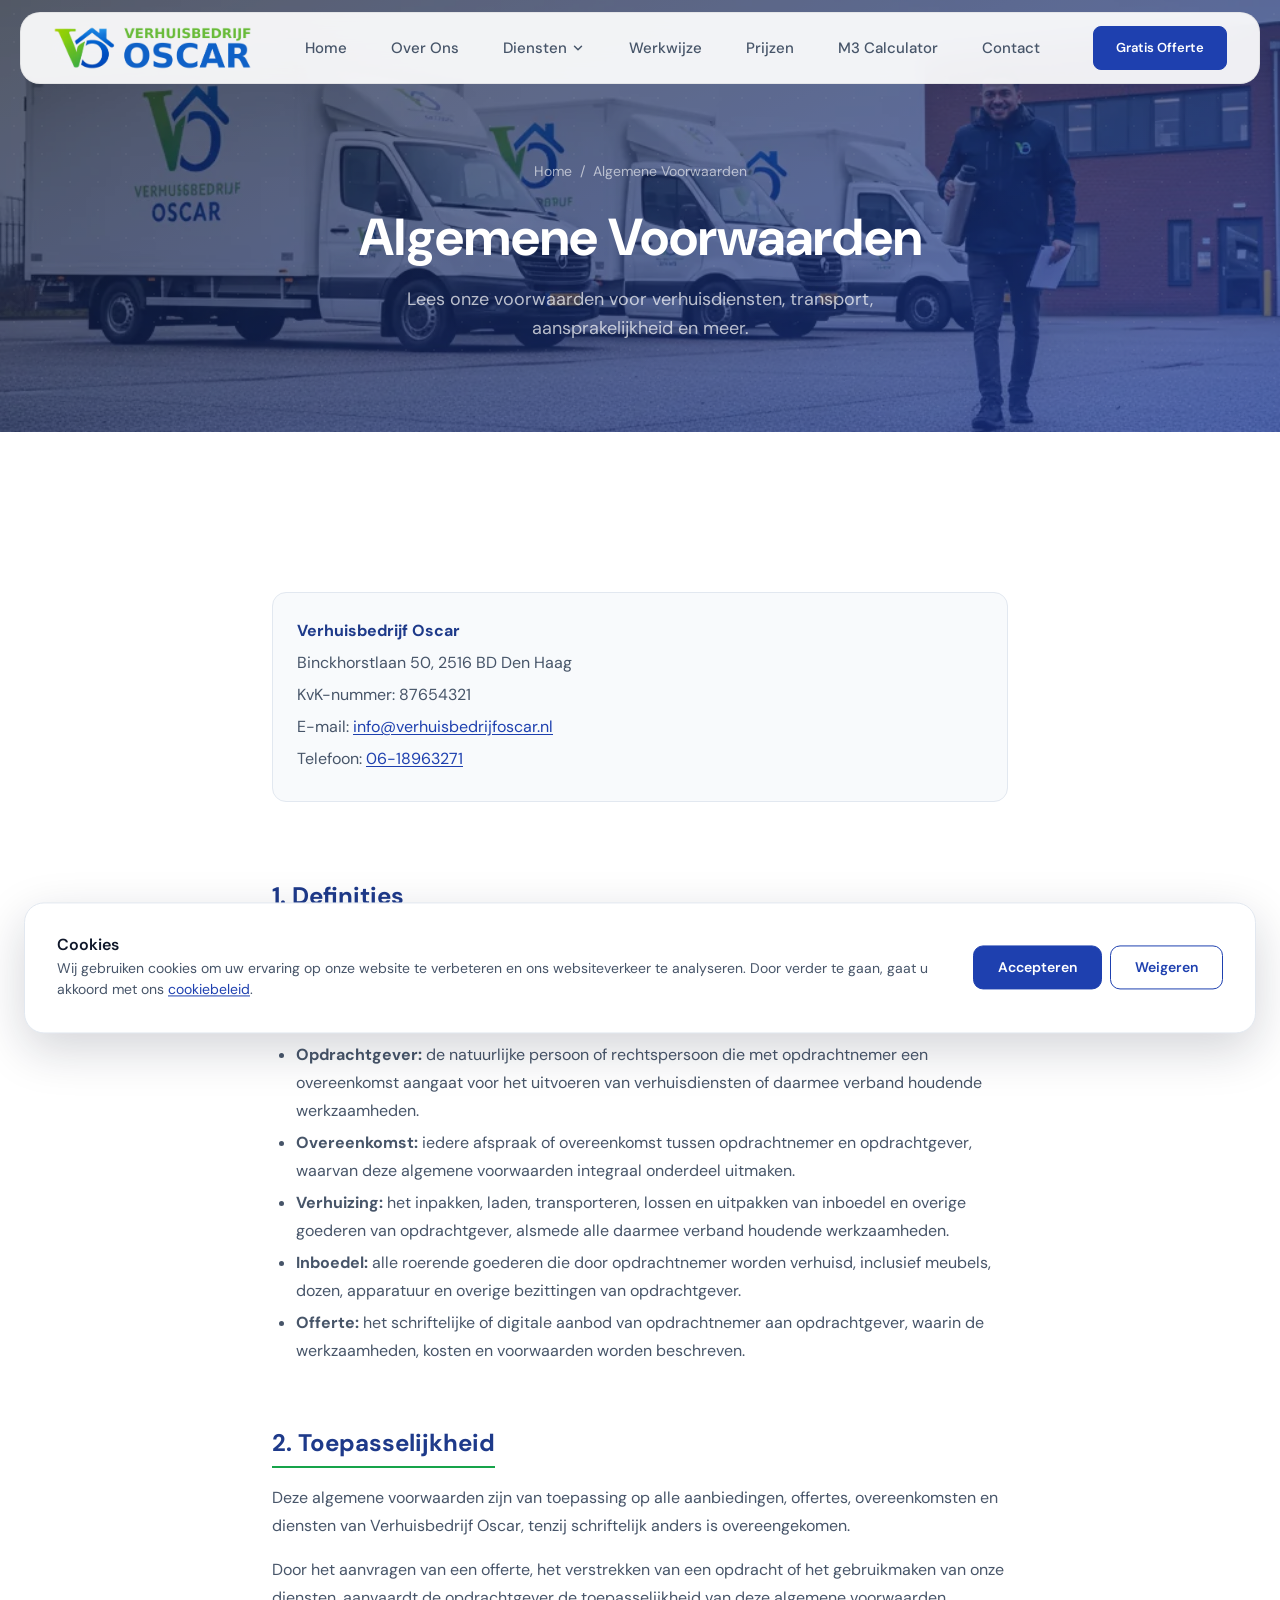
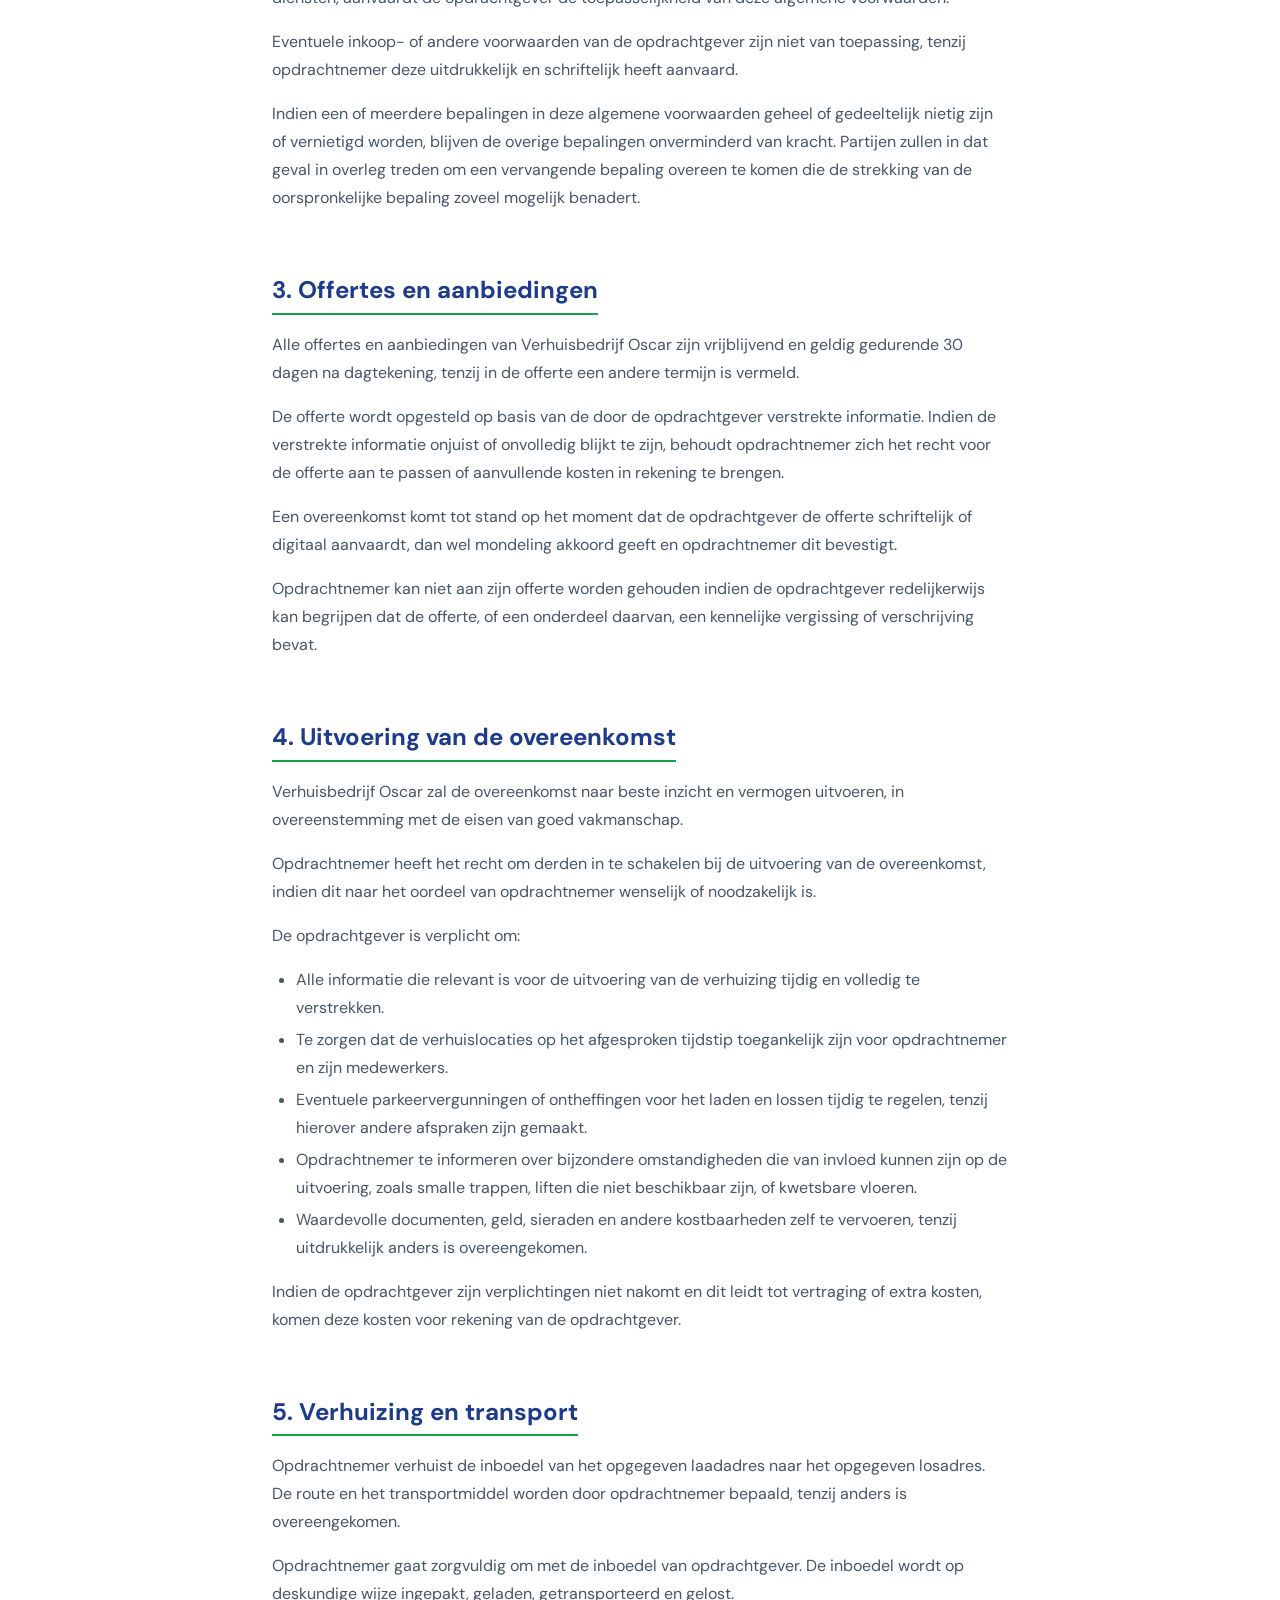
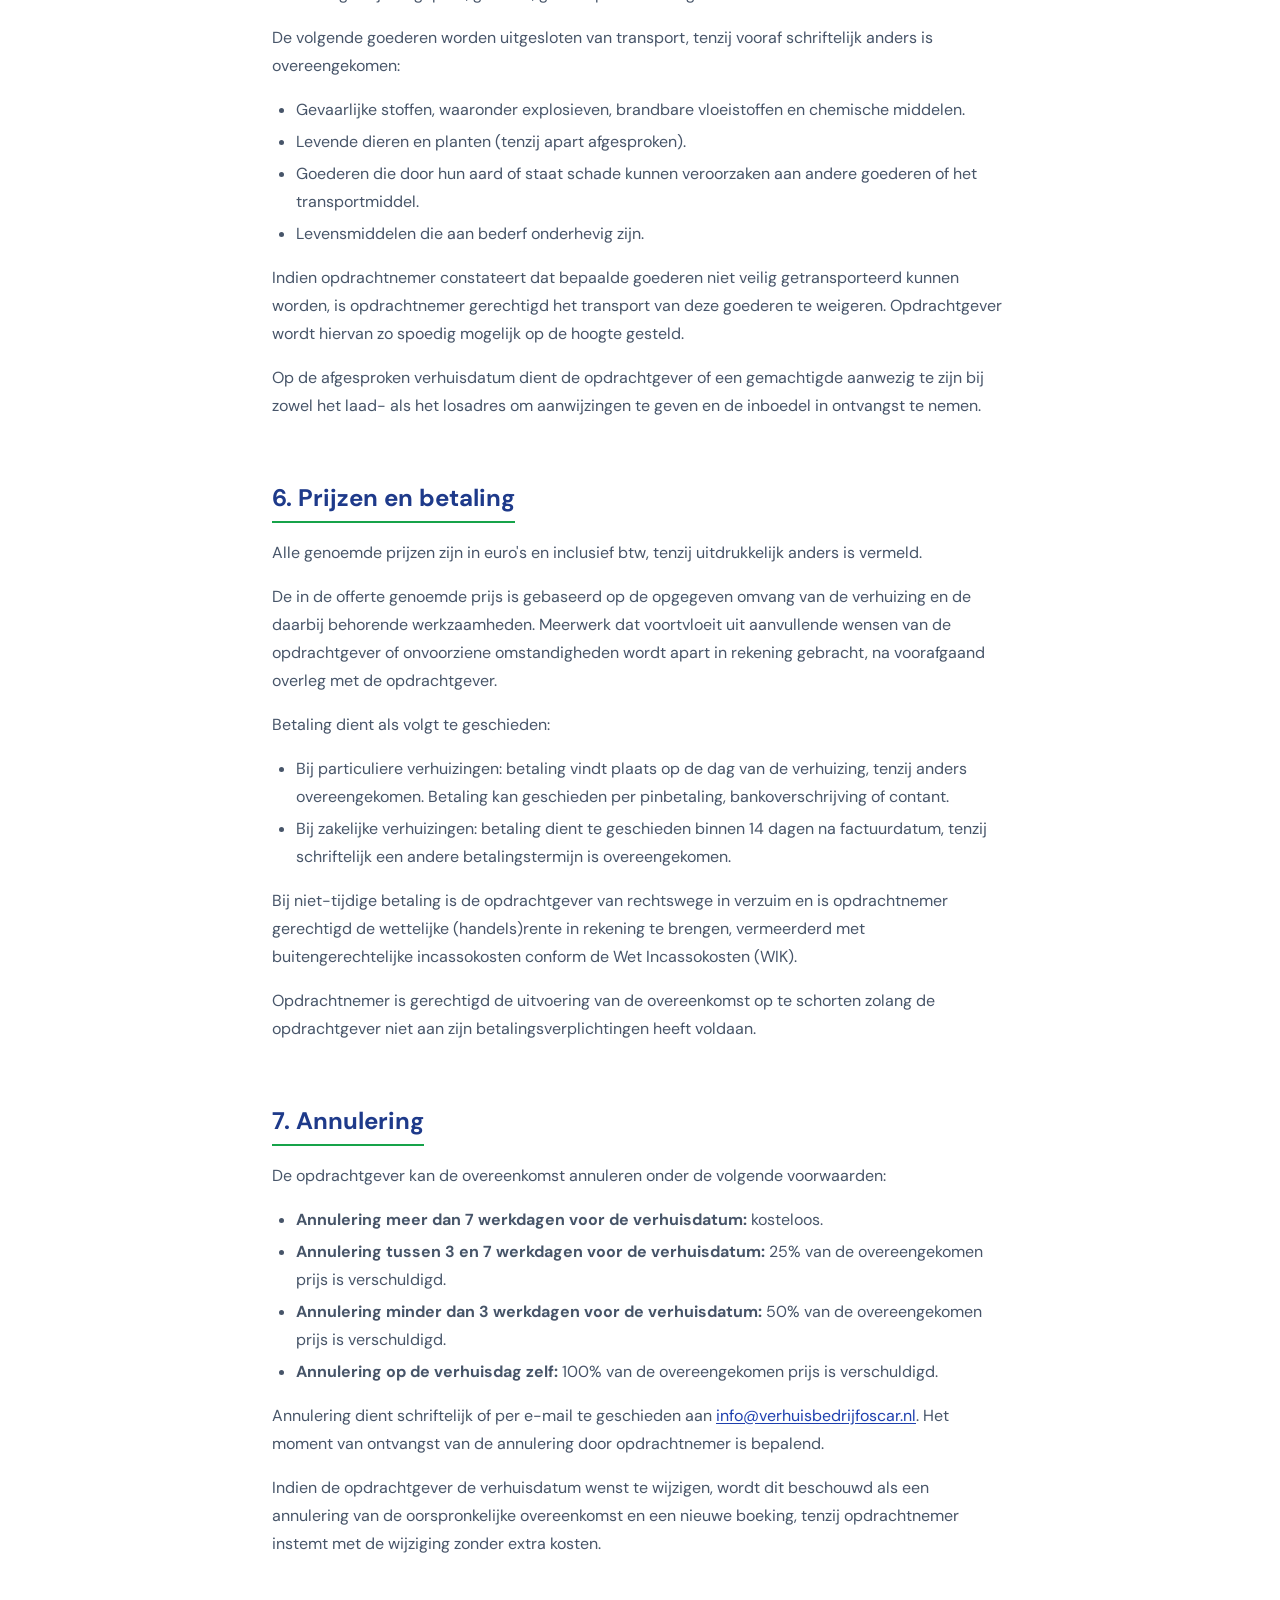
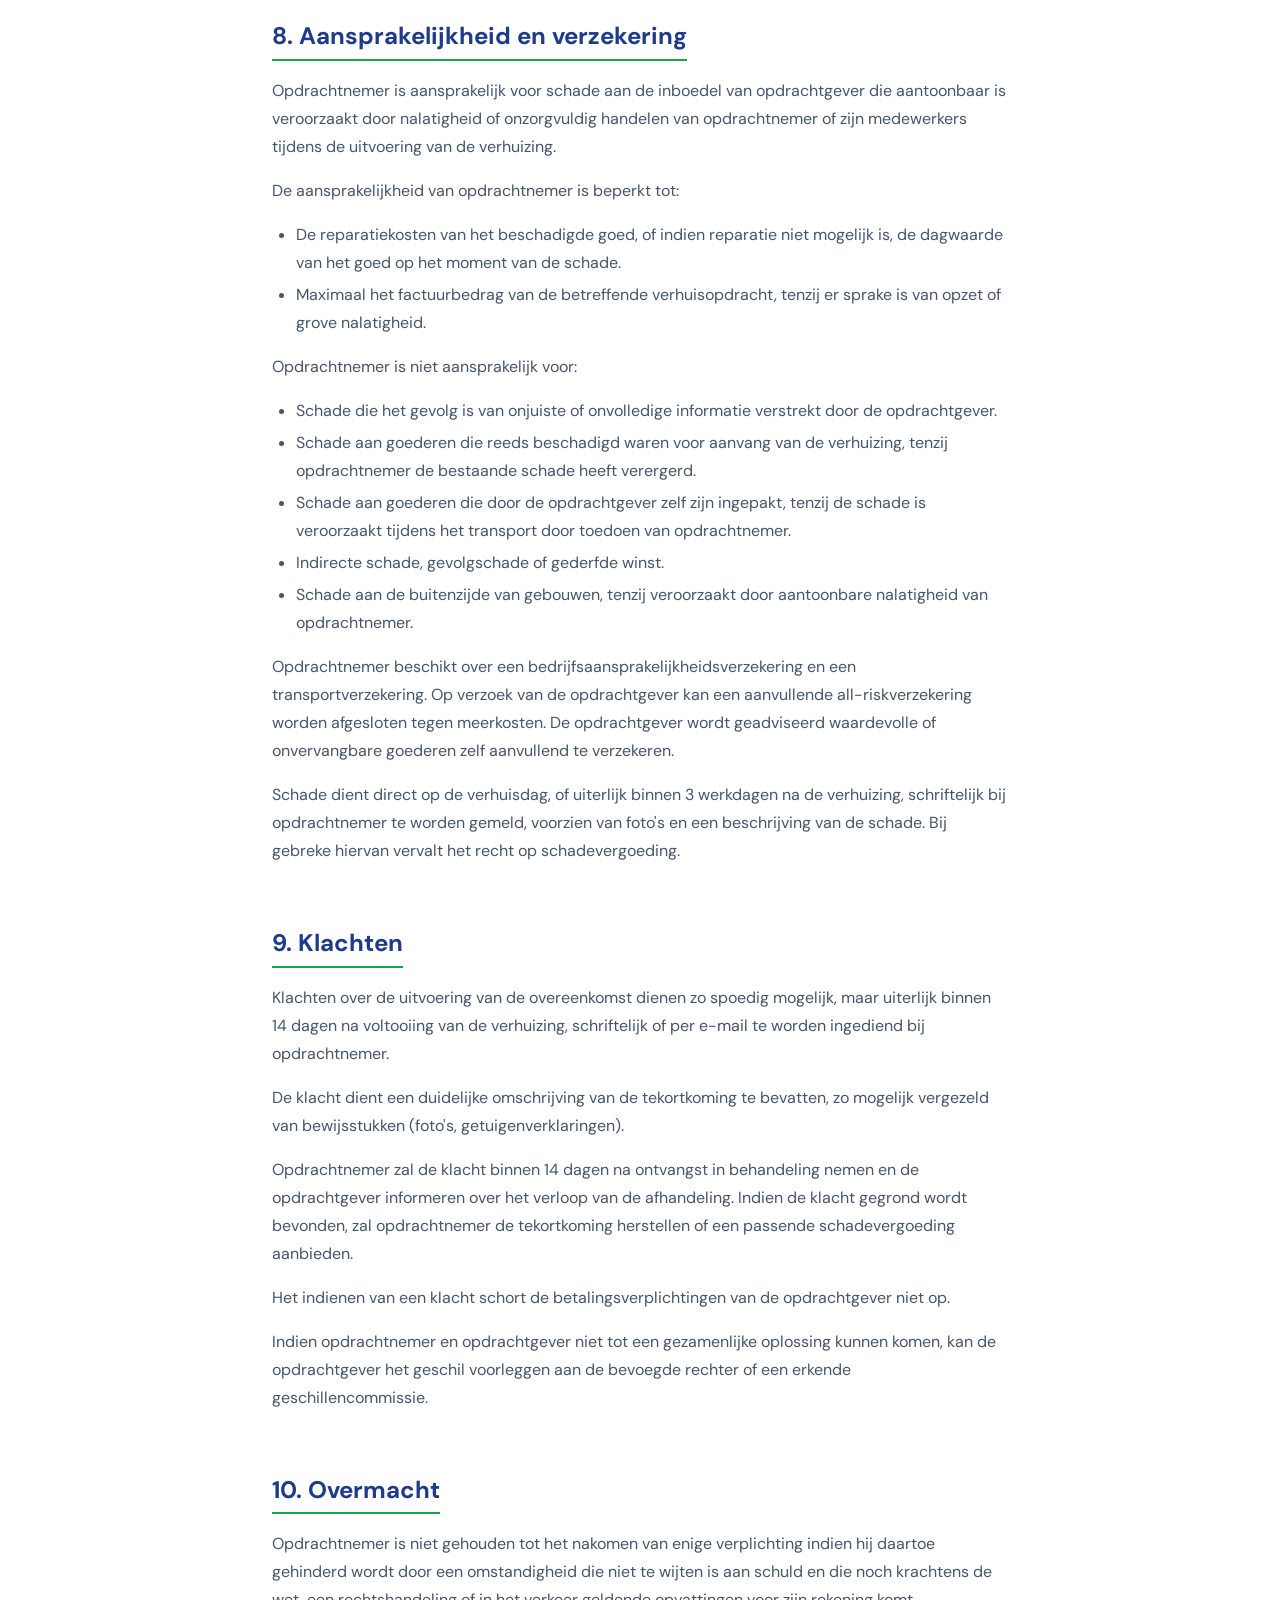
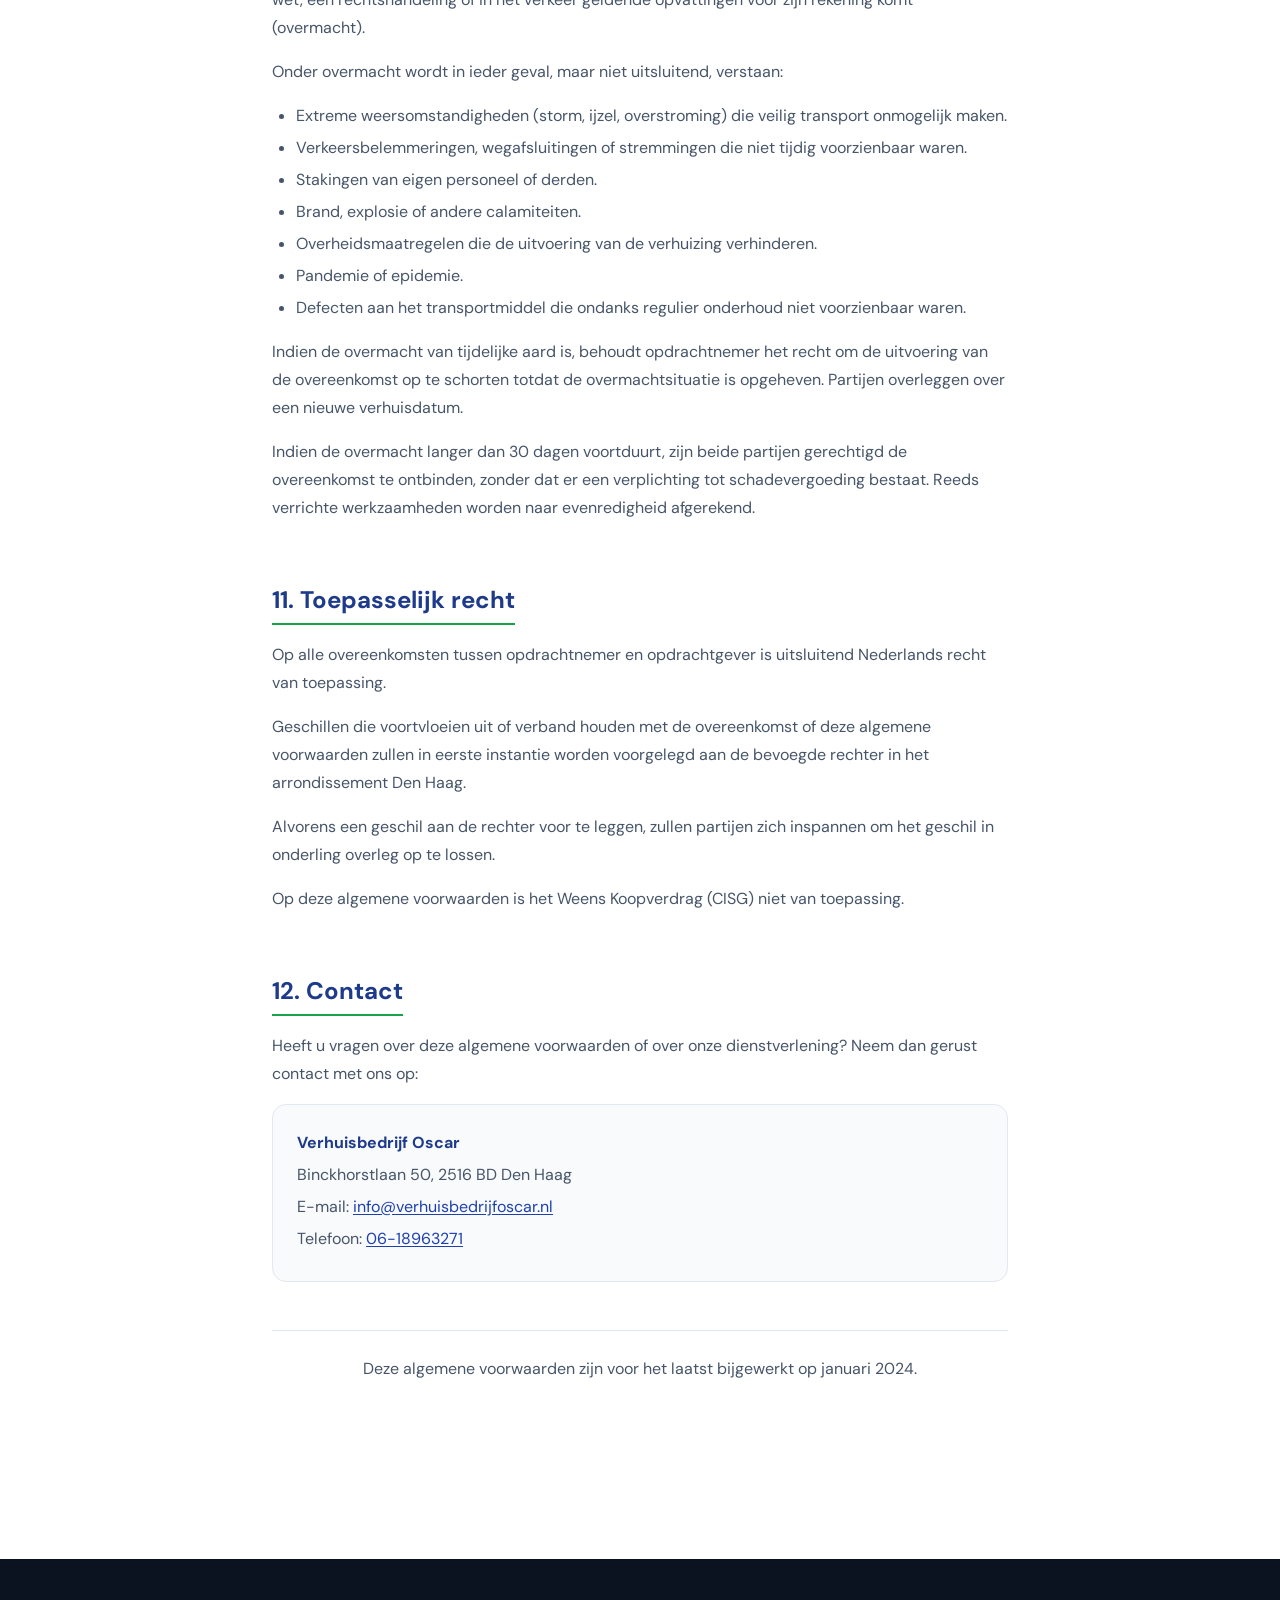
<file: voorwaarden.html>
<!DOCTYPE html>
<html lang="nl">
<head>
  <meta charset="UTF-8">
  <meta name="viewport" content="width=device-width, initial-scale=1, viewport-fit=cover">

  <!-- Title + Description -->
  <title>Algemene Voorwaarden - Verhuisbedrijf Oscar Den Haag</title>
  <meta name="description" content="Algemene voorwaarden van Verhuisbedrijf Oscar uit Den Haag. Lees onze voorwaarden voor verhuisdiensten, transport, aansprakelijkheid en meer.">

  <!-- Canonical -->
  <link rel="canonical" href="https://verhuisbedrijfoscar.nl/voorwaarden">

  <!-- Robots -->
  <meta name="robots" content="noindex, follow">

  <!-- Hreflang -->
  <link rel="alternate" hreflang="nl" href="https://verhuisbedrijfoscar.nl/voorwaarden">
  <link rel="alternate" hreflang="x-default" href="https://verhuisbedrijfoscar.nl/voorwaarden">

  <!-- Open Graph -->
  <meta property="og:title" content="Algemene Voorwaarden - Verhuisbedrijf Oscar">
  <meta property="og:description" content="Lees de algemene voorwaarden van Verhuisbedrijf Oscar voor verhuisdiensten, transport, aansprakelijkheid en meer.">
  <meta property="og:url" content="https://verhuisbedrijfoscar.nl/voorwaarden">
  <meta property="og:type" content="website">
  <meta property="og:locale" content="nl_NL">
  <meta property="og:site_name" content="Verhuisbedrijf Oscar">
  <meta property="og:image" content="https://verhuisbedrijfoscar.nl/images/og-image.jpg">
  <meta property="og:image:width" content="1200">
  <meta property="og:image:height" content="630">

  <!-- Twitter Card -->
  <meta name="twitter:card" content="summary_large_image">
  <meta name="twitter:title" content="Algemene Voorwaarden - Verhuisbedrijf Oscar">
  <meta name="twitter:description" content="Lees de algemene voorwaarden van Verhuisbedrijf Oscar voor verhuisdiensten, transport, aansprakelijkheid en meer.">
  <meta name="twitter:image" content="https://verhuisbedrijfoscar.nl/images/og-image.jpg">

  <!-- Favicon -->
  <link rel="icon" href="/images/favicon.ico" sizes="any">
  <link rel="icon" type="image/png" sizes="16x16" href="/images/favicon-16x16.png">
  <link rel="icon" type="image/png" sizes="32x32" href="/images/favicon-32x32.png">
  <link rel="apple-touch-icon" sizes="180x180" href="/images/apple-touch-icon.png">
  <link rel="manifest" href="/manifest.json">
  <meta name="theme-color" content="#1B75BB">

  <!-- Fonts -->
  <link rel="preconnect" href="https://fonts.googleapis.com">
  <link rel="preconnect" href="https://fonts.gstatic.com" crossorigin>
  <link href="https://fonts.googleapis.com/css2?family=DM+Sans:ital,opsz,wght@0,9..40,100..1000;1,9..40,100..1000&display=swap" rel="stylesheet">

  <!-- CSS -->
  <link rel="stylesheet" href="/css/style.css">

  <!-- Page-specific styles -->
  <style>
    /* Legal Content */
    .legal-content {
      max-width: 800px;
      margin: 0 auto;
      padding: var(--sp-3xl) var(--sp-lg);
    }
    @media (min-width: 768px) {
      .legal-content {
        padding: var(--sp-4xl) var(--sp-xl);
      }
    }

    .legal-content h2 {
      font-family: var(--font-heading);
      font-size: var(--fs-xl);
      font-weight: 700;
      color: var(--primary-dark);
      margin-top: var(--sp-2xl);
      margin-bottom: var(--sp-md);
      padding-bottom: var(--sp-sm);
      border-bottom: 2px solid var(--secondary);
      display: inline-block;
    }
    .legal-content h2:first-child {
      margin-top: 0;
    }

    .legal-content h3 {
      font-family: var(--font-heading);
      font-size: var(--fs-md);
      font-weight: 700;
      color: var(--primary-dark);
      margin-top: var(--sp-lg);
      margin-bottom: var(--sp-sm);
    }

    .legal-content p {
      color: var(--text-gray);
      line-height: 1.75;
      margin-bottom: var(--sp-md);
      font-size: var(--fs-base);
    }

    .legal-content ul,
    .legal-content ol {
      padding-left: var(--sp-lg);
      margin-bottom: var(--sp-md);
    }
    .legal-content ul {
      list-style: disc;
    }
    .legal-content ul li,
    .legal-content ol li {
      color: var(--text-gray);
      line-height: 1.75;
      margin-bottom: var(--sp-xs);
      font-size: var(--fs-base);
    }

    .legal-content a {
      color: var(--primary);
      text-decoration: underline;
      text-underline-offset: 2px;
    }
    .legal-content a:hover {
      color: var(--primary-dark);
    }

    .bedrijfsinfo {
      background: var(--light-bg);
      border: 1px solid var(--border);
      border-radius: var(--radius-md);
      padding: var(--sp-lg);
      margin-bottom: var(--sp-xl);
    }
    .bedrijfsinfo p {
      margin-bottom: var(--sp-xs);
    }
    .bedrijfsinfo strong {
      color: var(--primary-dark);
    }

    .laatst-bijgewerkt {
      text-align: center;
      color: var(--text-light);
      font-size: var(--fs-sm);
      margin-top: var(--sp-2xl);
      padding-top: var(--sp-lg);
      border-top: 1px solid var(--border);
    }
  </style>

  <!-- Schema markup -->
  <script type="application/ld+json">
  {
    "@context": "https://schema.org",
    "@graph": [
      {
        "@type": "WebPage",
        "@id": "https://verhuisbedrijfoscar.nl/voorwaarden/#webpage",
        "url": "https://verhuisbedrijfoscar.nl/voorwaarden",
        "name": "Algemene Voorwaarden - Verhuisbedrijf Oscar",
        "isPartOf": {
          "@id": "https://verhuisbedrijfoscar.nl/#website"
        },
        "description": "Algemene voorwaarden van Verhuisbedrijf Oscar.",
        "inLanguage": "nl",
        "datePublished": "2024-01-15",
        "dateModified": "2024-01-15"
      },
      {
        "@type": "BreadcrumbList",
        "@id": "https://verhuisbedrijfoscar.nl/voorwaarden/#breadcrumb",
        "itemListElement": [
          {
            "@type": "ListItem",
            "position": 1,
            "name": "Home",
            "item": "https://verhuisbedrijfoscar.nl/"
          },
          {
            "@type": "ListItem",
            "position": 2,
            "name": "Algemene Voorwaarden"
          }
        ]
      }
    ]
  }
  </script>
</head>

<body>

  <!-- Skip to main content (WCAG 2.4.1 Bypass Blocks) -->
  <a href="#main-content" class="skip-link">Direct naar hoofdinhoud</a>

    <!-- Cookie Banner -->
    <div id="cookie-banner" class="cookie-banner" role="dialog" aria-label="Cookiemelding" aria-hidden="false">
        <div class="cookie-banner__text">
            <h4>Cookies</h4>
            <p>Wij gebruiken cookies om uw ervaring op onze website te verbeteren en ons websiteverkeer te analyseren. Door verder te gaan, gaat u akkoord met ons <a href="/privacy">cookiebeleid</a>.</p>
        </div>
        <div class="cookie-banner__actions">
            <button class="btn btn-primary" id="cookie-accept" type="button">Accepteren</button>
            <button class="btn btn-outline" id="cookie-reject" type="button">Weigeren</button>
        </div>
    </div>

    <!-- Header -->
    <header class="header" id="header" role="banner">
        <div class="header__inner">
            <a href="/" class="header__logo" aria-label="Verhuisbedrijf Oscar - Terug naar homepagina">
                <img src="/images/logo-horizontaal.png" alt="Verhuisbedrijf Oscar" width="200" height="52">
            </a>
            <nav class="header__nav" aria-label="Hoofdnavigatie">
                <a href="/" class="header__nav-link">Home</a>
                <a href="/over-ons" class="header__nav-link">Over Ons</a>
                <div class="header__nav-dropdown">
                    <button type="button" class="header__nav-link--has-dropdown" aria-expanded="false" aria-haspopup="true">Diensten<svg class="dropdown-chevron" xmlns="http://www.w3.org/2000/svg" width="14" height="14" viewBox="0 0 24 24" fill="none" stroke="currentColor" stroke-width="2.5" stroke-linecap="round" stroke-linejoin="round" aria-hidden="true"><polyline points="6 9 12 15 18 9"/></svg></button>
                    <div class="header__dropdown-menu">
                        <a href="/particuliere-verhuizing" class="header__dropdown-link"><div class="dropdown-icon"><svg xmlns="http://www.w3.org/2000/svg" width="20" height="20" viewBox="0 0 24 24" fill="none" stroke="currentColor" stroke-width="1.5" stroke-linecap="round" stroke-linejoin="round"><path d="M3 9l9-7 9 7v11a2 2 0 0 1-2 2H5a2 2 0 0 1-2-2z"/><polyline points="9 22 9 12 15 12 15 22"/></svg></div><div class="header__dropdown-link-text"><span>Particuliere Verhuizing</span><small>Woning- en inboedelverhuizing</small></div></a>
                        <a href="/zakelijke-verhuizing" class="header__dropdown-link"><div class="dropdown-icon"><svg xmlns="http://www.w3.org/2000/svg" width="20" height="20" viewBox="0 0 24 24" fill="none" stroke="currentColor" stroke-width="1.5" stroke-linecap="round" stroke-linejoin="round"><rect x="4" y="2" width="16" height="20" rx="2" ry="2"/><line x1="8" y1="6" x2="16" y2="6"/><line x1="8" y1="10" x2="16" y2="10"/><line x1="8" y1="14" x2="12" y2="14"/></svg></div><div class="header__dropdown-link-text"><span>Zakelijke Verhuizing</span><small>Kantoor- en bedrijfsverhuizing</small></div></a>
                        <a href="/spoedverhuizing" class="header__dropdown-link"><div class="dropdown-icon"><svg xmlns="http://www.w3.org/2000/svg" width="20" height="20" viewBox="0 0 24 24" fill="none" stroke="currentColor" stroke-width="1.5" stroke-linecap="round" stroke-linejoin="round"><circle cx="12" cy="12" r="10"/><polyline points="12 6 12 12 16 14"/></svg></div><div class="header__dropdown-link-text"><span>Spoedverhuizing</span><small>Snel en flexibel verhuizen</small></div></a>
                    </div>
                </div>
                <a href="/werkwijze" class="header__nav-link">Werkwijze</a>
                <a href="/prijs" class="header__nav-link">Prijzen</a>
                <a href="/m3-calculator" class="header__nav-link">M3 Calculator</a>
                <a href="/contact" class="header__nav-link">Contact</a>
            </nav>
            <div class="header__cta"><a href="/contact" class="btn btn-primary">Gratis Offerte</a></div>
            <div class="header__hamburger" id="hamburger-btn" role="button" tabindex="0" aria-label="Menu openen" aria-expanded="false" aria-controls="mobile-nav"><span></span><span></span><span></span></div>
        </div>
        <div class="mobile-nav" id="mobile-nav" aria-hidden="true" role="dialog" aria-label="Mobiel navigatiemenu">
            <a href="/" class="mobile-nav__link">Home</a>
            <a href="/over-ons" class="mobile-nav__link">Over Ons</a>
            <div class="mobile-nav__group"><span class="mobile-nav__group-title">Diensten</span>
                <a href="/particuliere-verhuizing" class="mobile-nav__link mobile-nav__link--sub">Particuliere Verhuizing</a>
                <a href="/zakelijke-verhuizing" class="mobile-nav__link mobile-nav__link--sub">Zakelijke Verhuizing</a>
                <a href="/spoedverhuizing" class="mobile-nav__link mobile-nav__link--sub">Spoedverhuizing</a>
            </div>
            <a href="/werkwijze" class="mobile-nav__link">Werkwijze</a>
            <a href="/prijs" class="mobile-nav__link">Prijzen</a>
            <a href="/m3-calculator" class="mobile-nav__link">M3 Calculator</a>
            <a href="/contact" class="mobile-nav__link">Contact</a>
            <div class="mobile-nav__cta">
                <a href="/contact" class="btn btn-primary btn-large">Gratis Offerte Aanvragen</a>
                <a href="tel:0618963271" class="mobile-nav__phone"><svg xmlns="http://www.w3.org/2000/svg" width="20" height="20" viewBox="0 0 24 24" fill="none" stroke="currentColor" stroke-width="2" stroke-linecap="round" stroke-linejoin="round"><path d="M22 16.92v3a2 2 0 0 1-2.18 2 19.79 19.79 0 0 1-8.63-3.07 19.5 19.5 0 0 1-6-6 19.79 19.79 0 0 1-3.07-8.67A2 2 0 0 1 4.11 2h3a2 2 0 0 1 2 1.72 12.84 12.84 0 0 0 .7 2.81 2 2 0 0 1-.45 2.11L8.09 9.91a16 16 0 0 0 6 6l1.27-1.27a2 2 0 0 1 2.11-.45 12.84 12.84 0 0 0 2.81.7A2 2 0 0 1 22 16.92z"/></svg>06-18963271</a>
            </div>
        </div>
    </header>

    <main id="main-content" tabindex="-1">

        <!-- Page Hero -->
        <section class="page-hero" style="--hero-bg: url('/images/fotos/33-depot-fleet.webp')">
            <div class="container">
                <div class="page-hero__content">
                    <nav class="page-hero__breadcrumb" aria-label="Breadcrumb">
                        <a href="/">Home</a>
                        <span aria-hidden="true">/</span>
                        <span>Algemene Voorwaarden</span>
                    </nav>
                    <h1>Algemene Voorwaarden</h1>
                    <p>Lees onze voorwaarden voor verhuisdiensten, transport, aansprakelijkheid en meer.</p>
                </div>
            </div>
        </section>

        <section class="section-padding">
            <div class="legal-content">

    <div class="bedrijfsinfo">
      <p><strong>Verhuisbedrijf Oscar</strong></p>
      <p>Binckhorstlaan 50, 2516 BD Den Haag</p>
      <p>KvK-nummer: 87654321</p>
      <p>E-mail: <a href="mailto:info@verhuisbedrijfoscar.nl">info@verhuisbedrijfoscar.nl</a></p>
      <p>Telefoon: <a href="tel:+31618963271">06-18963271</a></p>
    </div>

    <h2>1. Definities</h2>
    <p>In deze algemene voorwaarden wordt verstaan onder:</p>
    <ul>
      <li><strong>Opdrachtnemer:</strong> Verhuisbedrijf Oscar, statutair gevestigd te Den Haag, ingeschreven bij de Kamer van Koophandel onder nummer 87654321.</li>
      <li><strong>Opdrachtgever:</strong> de natuurlijke persoon of rechtspersoon die met opdrachtnemer een overeenkomst aangaat voor het uitvoeren van verhuisdiensten of daarmee verband houdende werkzaamheden.</li>
      <li><strong>Overeenkomst:</strong> iedere afspraak of overeenkomst tussen opdrachtnemer en opdrachtgever, waarvan deze algemene voorwaarden integraal onderdeel uitmaken.</li>
      <li><strong>Verhuizing:</strong> het inpakken, laden, transporteren, lossen en uitpakken van inboedel en overige goederen van opdrachtgever, alsmede alle daarmee verband houdende werkzaamheden.</li>
      <li><strong>Inboedel:</strong> alle roerende goederen die door opdrachtnemer worden verhuisd, inclusief meubels, dozen, apparatuur en overige bezittingen van opdrachtgever.</li>
      <li><strong>Offerte:</strong> het schriftelijke of digitale aanbod van opdrachtnemer aan opdrachtgever, waarin de werkzaamheden, kosten en voorwaarden worden beschreven.</li>
    </ul>

    <h2>2. Toepasselijkheid</h2>
    <p>Deze algemene voorwaarden zijn van toepassing op alle aanbiedingen, offertes, overeenkomsten en diensten van Verhuisbedrijf Oscar, tenzij schriftelijk anders is overeengekomen.</p>
    <p>Door het aanvragen van een offerte, het verstrekken van een opdracht of het gebruikmaken van onze diensten, aanvaardt de opdrachtgever de toepasselijkheid van deze algemene voorwaarden.</p>
    <p>Eventuele inkoop- of andere voorwaarden van de opdrachtgever zijn niet van toepassing, tenzij opdrachtnemer deze uitdrukkelijk en schriftelijk heeft aanvaard.</p>
    <p>Indien een of meerdere bepalingen in deze algemene voorwaarden geheel of gedeeltelijk nietig zijn of vernietigd worden, blijven de overige bepalingen onverminderd van kracht. Partijen zullen in dat geval in overleg treden om een vervangende bepaling overeen te komen die de strekking van de oorspronkelijke bepaling zoveel mogelijk benadert.</p>

    <h2>3. Offertes en aanbiedingen</h2>
    <p>Alle offertes en aanbiedingen van Verhuisbedrijf Oscar zijn vrijblijvend en geldig gedurende 30 dagen na dagtekening, tenzij in de offerte een andere termijn is vermeld.</p>
    <p>De offerte wordt opgesteld op basis van de door de opdrachtgever verstrekte informatie. Indien de verstrekte informatie onjuist of onvolledig blijkt te zijn, behoudt opdrachtnemer zich het recht voor de offerte aan te passen of aanvullende kosten in rekening te brengen.</p>
    <p>Een overeenkomst komt tot stand op het moment dat de opdrachtgever de offerte schriftelijk of digitaal aanvaardt, dan wel mondeling akkoord geeft en opdrachtnemer dit bevestigt.</p>
    <p>Opdrachtnemer kan niet aan zijn offerte worden gehouden indien de opdrachtgever redelijkerwijs kan begrijpen dat de offerte, of een onderdeel daarvan, een kennelijke vergissing of verschrijving bevat.</p>

    <h2>4. Uitvoering van de overeenkomst</h2>
    <p>Verhuisbedrijf Oscar zal de overeenkomst naar beste inzicht en vermogen uitvoeren, in overeenstemming met de eisen van goed vakmanschap.</p>
    <p>Opdrachtnemer heeft het recht om derden in te schakelen bij de uitvoering van de overeenkomst, indien dit naar het oordeel van opdrachtnemer wenselijk of noodzakelijk is.</p>
    <p>De opdrachtgever is verplicht om:</p>
    <ul>
      <li>Alle informatie die relevant is voor de uitvoering van de verhuizing tijdig en volledig te verstrekken.</li>
      <li>Te zorgen dat de verhuislocaties op het afgesproken tijdstip toegankelijk zijn voor opdrachtnemer en zijn medewerkers.</li>
      <li>Eventuele parkeervergunningen of ontheffingen voor het laden en lossen tijdig te regelen, tenzij hierover andere afspraken zijn gemaakt.</li>
      <li>Opdrachtnemer te informeren over bijzondere omstandigheden die van invloed kunnen zijn op de uitvoering, zoals smalle trappen, liften die niet beschikbaar zijn, of kwetsbare vloeren.</li>
      <li>Waardevolle documenten, geld, sieraden en andere kostbaarheden zelf te vervoeren, tenzij uitdrukkelijk anders is overeengekomen.</li>
    </ul>
    <p>Indien de opdrachtgever zijn verplichtingen niet nakomt en dit leidt tot vertraging of extra kosten, komen deze kosten voor rekening van de opdrachtgever.</p>

    <h2>5. Verhuizing en transport</h2>
    <p>Opdrachtnemer verhuist de inboedel van het opgegeven laadadres naar het opgegeven losadres. De route en het transportmiddel worden door opdrachtnemer bepaald, tenzij anders is overeengekomen.</p>
    <p>Opdrachtnemer gaat zorgvuldig om met de inboedel van opdrachtgever. De inboedel wordt op deskundige wijze ingepakt, geladen, getransporteerd en gelost.</p>
    <p>De volgende goederen worden uitgesloten van transport, tenzij vooraf schriftelijk anders is overeengekomen:</p>
    <ul>
      <li>Gevaarlijke stoffen, waaronder explosieven, brandbare vloeistoffen en chemische middelen.</li>
      <li>Levende dieren en planten (tenzij apart afgesproken).</li>
      <li>Goederen die door hun aard of staat schade kunnen veroorzaken aan andere goederen of het transportmiddel.</li>
      <li>Levensmiddelen die aan bederf onderhevig zijn.</li>
    </ul>
    <p>Indien opdrachtnemer constateert dat bepaalde goederen niet veilig getransporteerd kunnen worden, is opdrachtnemer gerechtigd het transport van deze goederen te weigeren. Opdrachtgever wordt hiervan zo spoedig mogelijk op de hoogte gesteld.</p>
    <p>Op de afgesproken verhuisdatum dient de opdrachtgever of een gemachtigde aanwezig te zijn bij zowel het laad- als het losadres om aanwijzingen te geven en de inboedel in ontvangst te nemen.</p>

    <h2>6. Prijzen en betaling</h2>
    <p>Alle genoemde prijzen zijn in euro's en inclusief btw, tenzij uitdrukkelijk anders is vermeld.</p>
    <p>De in de offerte genoemde prijs is gebaseerd op de opgegeven omvang van de verhuizing en de daarbij behorende werkzaamheden. Meerwerk dat voortvloeit uit aanvullende wensen van de opdrachtgever of onvoorziene omstandigheden wordt apart in rekening gebracht, na voorafgaand overleg met de opdrachtgever.</p>
    <p>Betaling dient als volgt te geschieden:</p>
    <ul>
      <li>Bij particuliere verhuizingen: betaling vindt plaats op de dag van de verhuizing, tenzij anders overeengekomen. Betaling kan geschieden per pinbetaling, bankoverschrijving of contant.</li>
      <li>Bij zakelijke verhuizingen: betaling dient te geschieden binnen 14 dagen na factuurdatum, tenzij schriftelijk een andere betalingstermijn is overeengekomen.</li>
    </ul>
    <p>Bij niet-tijdige betaling is de opdrachtgever van rechtswege in verzuim en is opdrachtnemer gerechtigd de wettelijke (handels)rente in rekening te brengen, vermeerderd met buitengerechtelijke incassokosten conform de Wet Incassokosten (WIK).</p>
    <p>Opdrachtnemer is gerechtigd de uitvoering van de overeenkomst op te schorten zolang de opdrachtgever niet aan zijn betalingsverplichtingen heeft voldaan.</p>

    <h2>7. Annulering</h2>
    <p>De opdrachtgever kan de overeenkomst annuleren onder de volgende voorwaarden:</p>
    <ul>
      <li><strong>Annulering meer dan 7 werkdagen voor de verhuisdatum:</strong> kosteloos.</li>
      <li><strong>Annulering tussen 3 en 7 werkdagen voor de verhuisdatum:</strong> 25% van de overeengekomen prijs is verschuldigd.</li>
      <li><strong>Annulering minder dan 3 werkdagen voor de verhuisdatum:</strong> 50% van de overeengekomen prijs is verschuldigd.</li>
      <li><strong>Annulering op de verhuisdag zelf:</strong> 100% van de overeengekomen prijs is verschuldigd.</li>
    </ul>
    <p>Annulering dient schriftelijk of per e-mail te geschieden aan <a href="mailto:info@verhuisbedrijfoscar.nl">info@verhuisbedrijfoscar.nl</a>. Het moment van ontvangst van de annulering door opdrachtnemer is bepalend.</p>
    <p>Indien de opdrachtgever de verhuisdatum wenst te wijzigen, wordt dit beschouwd als een annulering van de oorspronkelijke overeenkomst en een nieuwe boeking, tenzij opdrachtnemer instemt met de wijziging zonder extra kosten.</p>

    <h2>8. Aansprakelijkheid en verzekering</h2>
    <p>Opdrachtnemer is aansprakelijk voor schade aan de inboedel van opdrachtgever die aantoonbaar is veroorzaakt door nalatigheid of onzorgvuldig handelen van opdrachtnemer of zijn medewerkers tijdens de uitvoering van de verhuizing.</p>
    <p>De aansprakelijkheid van opdrachtnemer is beperkt tot:</p>
    <ul>
      <li>De reparatiekosten van het beschadigde goed, of indien reparatie niet mogelijk is, de dagwaarde van het goed op het moment van de schade.</li>
      <li>Maximaal het factuurbedrag van de betreffende verhuisopdracht, tenzij er sprake is van opzet of grove nalatigheid.</li>
    </ul>
    <p>Opdrachtnemer is niet aansprakelijk voor:</p>
    <ul>
      <li>Schade die het gevolg is van onjuiste of onvolledige informatie verstrekt door de opdrachtgever.</li>
      <li>Schade aan goederen die reeds beschadigd waren voor aanvang van de verhuizing, tenzij opdrachtnemer de bestaande schade heeft verergerd.</li>
      <li>Schade aan goederen die door de opdrachtgever zelf zijn ingepakt, tenzij de schade is veroorzaakt tijdens het transport door toedoen van opdrachtnemer.</li>
      <li>Indirecte schade, gevolgschade of gederfde winst.</li>
      <li>Schade aan de buitenzijde van gebouwen, tenzij veroorzaakt door aantoonbare nalatigheid van opdrachtnemer.</li>
    </ul>
    <p>Opdrachtnemer beschikt over een bedrijfsaansprakelijkheidsverzekering en een transportverzekering. Op verzoek van de opdrachtgever kan een aanvullende all-riskverzekering worden afgesloten tegen meerkosten. De opdrachtgever wordt geadviseerd waardevolle of onvervangbare goederen zelf aanvullend te verzekeren.</p>
    <p>Schade dient direct op de verhuisdag, of uiterlijk binnen 3 werkdagen na de verhuizing, schriftelijk bij opdrachtnemer te worden gemeld, voorzien van foto's en een beschrijving van de schade. Bij gebreke hiervan vervalt het recht op schadevergoeding.</p>

    <h2>9. Klachten</h2>
    <p>Klachten over de uitvoering van de overeenkomst dienen zo spoedig mogelijk, maar uiterlijk binnen 14 dagen na voltooiing van de verhuizing, schriftelijk of per e-mail te worden ingediend bij opdrachtnemer.</p>
    <p>De klacht dient een duidelijke omschrijving van de tekortkoming te bevatten, zo mogelijk vergezeld van bewijsstukken (foto's, getuigenverklaringen).</p>
    <p>Opdrachtnemer zal de klacht binnen 14 dagen na ontvangst in behandeling nemen en de opdrachtgever informeren over het verloop van de afhandeling. Indien de klacht gegrond wordt bevonden, zal opdrachtnemer de tekortkoming herstellen of een passende schadevergoeding aanbieden.</p>
    <p>Het indienen van een klacht schort de betalingsverplichtingen van de opdrachtgever niet op.</p>
    <p>Indien opdrachtnemer en opdrachtgever niet tot een gezamenlijke oplossing kunnen komen, kan de opdrachtgever het geschil voorleggen aan de bevoegde rechter of een erkende geschillencommissie.</p>

    <h2>10. Overmacht</h2>
    <p>Opdrachtnemer is niet gehouden tot het nakomen van enige verplichting indien hij daartoe gehinderd wordt door een omstandigheid die niet te wijten is aan schuld en die noch krachtens de wet, een rechtshandeling of in het verkeer geldende opvattingen voor zijn rekening komt (overmacht).</p>
    <p>Onder overmacht wordt in ieder geval, maar niet uitsluitend, verstaan:</p>
    <ul>
      <li>Extreme weersomstandigheden (storm, ijzel, overstroming) die veilig transport onmogelijk maken.</li>
      <li>Verkeersbelemmeringen, wegafsluitingen of stremmingen die niet tijdig voorzienbaar waren.</li>
      <li>Stakingen van eigen personeel of derden.</li>
      <li>Brand, explosie of andere calamiteiten.</li>
      <li>Overheidsmaatregelen die de uitvoering van de verhuizing verhinderen.</li>
      <li>Pandemie of epidemie.</li>
      <li>Defecten aan het transportmiddel die ondanks regulier onderhoud niet voorzienbaar waren.</li>
    </ul>
    <p>Indien de overmacht van tijdelijke aard is, behoudt opdrachtnemer het recht om de uitvoering van de overeenkomst op te schorten totdat de overmachtsituatie is opgeheven. Partijen overleggen over een nieuwe verhuisdatum.</p>
    <p>Indien de overmacht langer dan 30 dagen voortduurt, zijn beide partijen gerechtigd de overeenkomst te ontbinden, zonder dat er een verplichting tot schadevergoeding bestaat. Reeds verrichte werkzaamheden worden naar evenredigheid afgerekend.</p>

    <h2>11. Toepasselijk recht</h2>
    <p>Op alle overeenkomsten tussen opdrachtnemer en opdrachtgever is uitsluitend Nederlands recht van toepassing.</p>
    <p>Geschillen die voortvloeien uit of verband houden met de overeenkomst of deze algemene voorwaarden zullen in eerste instantie worden voorgelegd aan de bevoegde rechter in het arrondissement Den Haag.</p>
    <p>Alvorens een geschil aan de rechter voor te leggen, zullen partijen zich inspannen om het geschil in onderling overleg op te lossen.</p>
    <p>Op deze algemene voorwaarden is het Weens Koopverdrag (CISG) niet van toepassing.</p>

    <h2>12. Contact</h2>
    <p>Heeft u vragen over deze algemene voorwaarden of over onze dienstverlening? Neem dan gerust contact met ons op:</p>
    <div class="bedrijfsinfo">
      <p><strong>Verhuisbedrijf Oscar</strong></p>
      <p>Binckhorstlaan 50, 2516 BD Den Haag</p>
      <p>E-mail: <a href="mailto:info@verhuisbedrijfoscar.nl">info@verhuisbedrijfoscar.nl</a></p>
      <p>Telefoon: <a href="tel:+31618963271">06-18963271</a></p>
    </div>

    <div class="laatst-bijgewerkt">
      <p>Deze algemene voorwaarden zijn voor het laatst bijgewerkt op januari 2024.</p>
    </div>

            </div>
        </section>
    </main>


  <!-- ============================================================
       FOOTER
       ============================================================ -->
  <footer class="footer" role="contentinfo">
        <div class="footer__accent" aria-hidden="true"></div>
        <div class="footer__glow" aria-hidden="true"></div>
        <div class="container">
            <div class="footer__grid">
                <div class="footer__brand">
                    <a href="/" class="footer__logo" aria-label="Verhuisbedrijf Oscar - Home">
                        <img src="/images/logo-horizontaal.png" alt="Verhuisbedrijf Oscar" width="180" height="48">
                    </a>
                    <p class="footer__brand-text">Uw verhuizing, onze zorg. Al meer dan 15 jaar de betrouwbare verhuispartner voor particulieren en bedrijven in Den Haag en de Randstad.</p>
                    <div class="footer__socials">
                        <a href="#" aria-label="Verhuisbedrijf Oscar op Facebook" class="footer__social-link">
                            <svg xmlns="http://www.w3.org/2000/svg" width="18" height="18" viewBox="0 0 24 24" fill="currentColor" aria-hidden="true"><path d="M18 2h-3a5 5 0 0 0-5 5v3H7v4h3v8h4v-8h3l1-4h-4V7a1 1 0 0 1 1-1h3z"/></svg>
                        </a>
                        <a href="#" aria-label="Verhuisbedrijf Oscar op Instagram" class="footer__social-link">
                            <svg xmlns="http://www.w3.org/2000/svg" width="18" height="18" viewBox="0 0 24 24" fill="none" stroke="currentColor" stroke-width="2" stroke-linecap="round" stroke-linejoin="round" aria-hidden="true"><rect x="2" y="2" width="20" height="20" rx="5" ry="5"/><path d="M16 11.37A4 4 0 1 1 12.63 8 4 4 0 0 1 16 11.37z"/><line x1="17.5" y1="6.5" x2="17.51" y2="6.5"/></svg>
                        </a>
                        <a href="#" aria-label="Verhuisbedrijf Oscar op LinkedIn" class="footer__social-link">
                            <svg xmlns="http://www.w3.org/2000/svg" width="18" height="18" viewBox="0 0 24 24" fill="currentColor" aria-hidden="true"><path d="M16 8a6 6 0 0 1 6 6v7h-4v-7a2 2 0 0 0-2-2 2 2 0 0 0-2 2v7h-4v-7a6 6 0 0 1 6-6z"/><rect x="2" y="9" width="4" height="12"/><circle cx="4" cy="4" r="2"/></svg>
                        </a>
                    </div>
                    <dl class="footer__legal-ids">
                        <div>
                            <dt>KvK</dt>
                            <dd>87654321</dd>
                        </div>
                        <div>
                            <dt>BTW</dt>
                            <dd>NL004567890B01</dd>
                        </div>
                    </dl>
                </div>

                <div class="footer__col">
                    <h3 class="footer__column-title">Diensten</h3>
                    <nav class="footer__nav" aria-label="Diensten navigatie">
                        <a href="/particuliere-verhuizing" class="footer__nav-link">Particuliere Verhuizing</a>
                        <a href="/zakelijke-verhuizing" class="footer__nav-link">Zakelijke Verhuizing</a>
                        <a href="/spoedverhuizing" class="footer__nav-link">Spoedverhuizing</a>
                        <a href="/prijs" class="footer__nav-link">Prijzen</a>
                        <a href="/werkwijze" class="footer__nav-link">Werkwijze</a>
                        <a href="/over-ons" class="footer__nav-link">Over Ons</a>
                        <a href="/contact" class="footer__nav-link">Contact</a>
                    </nav>
                </div>

                <div class="footer__col">
                    <h3 class="footer__column-title">Contact</h3>
                    <address class="footer__contact">
                        <a href="https://www.google.com/maps/search/?api=1&amp;query=Binckhorstlaan+50+Den+Haag" target="_blank" rel="noopener noreferrer" class="footer__contact-item">
                            <span class="footer__contact-icon">
                                <svg xmlns="http://www.w3.org/2000/svg" width="16" height="16" viewBox="0 0 24 24" fill="none" stroke="currentColor" stroke-width="2" stroke-linecap="round" stroke-linejoin="round" aria-hidden="true"><path d="M21 10c0 7-9 13-9 13s-9-6-9-13a9 9 0 0 1 18 0z"/><circle cx="12" cy="10" r="3"/></svg>
                            </span>
                            <span class="footer__contact-text">Binckhorstlaan 50<br>2516 BD Den Haag</span>
                        </a>
                        <a href="tel:0618963271" class="footer__contact-item">
                            <span class="footer__contact-icon">
                                <svg xmlns="http://www.w3.org/2000/svg" width="16" height="16" viewBox="0 0 24 24" fill="none" stroke="currentColor" stroke-width="2" stroke-linecap="round" stroke-linejoin="round" aria-hidden="true"><path d="M22 16.92v3a2 2 0 0 1-2.18 2 19.79 19.79 0 0 1-8.63-3.07 19.5 19.5 0 0 1-6-6 19.79 19.79 0 0 1-3.07-8.67A2 2 0 0 1 4.11 2h3a2 2 0 0 1 2 1.72 12.84 12.84 0 0 0 .7 2.81 2 2 0 0 1-.45 2.11L8.09 9.91a16 16 0 0 0 6 6l1.27-1.27a2 2 0 0 1 2.11-.45 12.84 12.84 0 0 0 2.81.7A2 2 0 0 1 22 16.92z"/></svg>
                            </span>
                            <span class="footer__contact-text">06-18963271</span>
                        </a>
                        <a href="mailto:info@verhuisbedrijfoscar.nl" class="footer__contact-item">
                            <span class="footer__contact-icon">
                                <svg xmlns="http://www.w3.org/2000/svg" width="16" height="16" viewBox="0 0 24 24" fill="none" stroke="currentColor" stroke-width="2" stroke-linecap="round" stroke-linejoin="round" aria-hidden="true"><path d="M4 4h16c1.1 0 2 .9 2 2v12c0 1.1-.9 2-2 2H4c-1.1 0-2-.9-2-2V6c0-1.1.9-2 2-2z"/><polyline points="22,6 12,13 2,6"/></svg>
                            </span>
                            <span class="footer__contact-text">info@verhuisbedrijfoscar.nl</span>
                        </a>
                        <div class="footer__contact-item footer__contact-item--static">
                            <span class="footer__contact-icon">
                                <svg xmlns="http://www.w3.org/2000/svg" width="16" height="16" viewBox="0 0 24 24" fill="none" stroke="currentColor" stroke-width="2" stroke-linecap="round" stroke-linejoin="round" aria-hidden="true"><circle cx="12" cy="12" r="10"/><polyline points="12 6 12 12 16 14"/></svg>
                            </span>
                            <span class="footer__contact-text">Ma-Vr&nbsp;08:00-20:00<br>Za&nbsp;09:00-18:00<br>Zo&nbsp;10:00-16:00</span>
                        </div>
                    </address>
                </div>

                <div class="footer__col">
                    <h3 class="footer__column-title">Juridisch</h3>
                    <nav class="footer__nav" aria-label="Juridische links">
                        <a href="/privacy" class="footer__nav-link">Privacybeleid</a>
                        <a href="/voorwaarden" class="footer__nav-link">Algemene Voorwaarden</a>
                        <a href="/sitemap.xml" class="footer__nav-link">Sitemap</a>
                    </nav>
                </div>
            </div>

            <div class="footer__trust">
                <div class="footer__trust-item">
                    <svg xmlns="http://www.w3.org/2000/svg" width="18" height="18" viewBox="0 0 24 24" fill="none" stroke="currentColor" stroke-width="2" stroke-linecap="round" stroke-linejoin="round" aria-hidden="true"><path d="M12 22s8-4 8-10V5l-8-3-8 3v7c0 6 8 10 8 10z"/><polyline points="9 12 11 14 15 10"/></svg>
                    <span>Bekend verhuisbedrijf</span>
                </div>
                <div class="footer__trust-item">
                    <svg xmlns="http://www.w3.org/2000/svg" width="18" height="18" viewBox="0 0 24 24" fill="none" stroke="currentColor" stroke-width="2" stroke-linecap="round" stroke-linejoin="round" aria-hidden="true"><rect x="1" y="3" width="15" height="13"/><polygon points="16 8 20 8 23 11 23 16 16 16 16 8"/><circle cx="5.5" cy="18.5" r="2.5"/><circle cx="18.5" cy="18.5" r="2.5"/></svg>
                    <span>Verzekerd transport</span>
                </div>
                <div class="footer__trust-item footer__trust-item--rating">
                    <svg xmlns="http://www.w3.org/2000/svg" width="18" height="18" viewBox="0 0 24 24" fill="currentColor" aria-hidden="true"><polygon points="12 2 15.09 8.26 22 9.27 17 14.14 18.18 21.02 12 17.77 5.82 21.02 7 14.14 2 9.27 8.91 8.26 12 2"/></svg>
                    <span><strong>4.9</strong> Google Reviews</span>
                </div>
                <div class="footer__trust-item">
                    <svg xmlns="http://www.w3.org/2000/svg" width="18" height="18" viewBox="0 0 24 24" fill="none" stroke="currentColor" stroke-width="2" stroke-linecap="round" stroke-linejoin="round" aria-hidden="true"><polyline points="20 6 9 17 4 12"/></svg>
                    <span>15+ jaar ervaring</span>
                </div>
            </div>

            <div class="footer__bottom">
                <p class="footer__copyright">&copy; 2026 Verhuisbedrijf Oscar. Alle rechten voorbehouden.</p>
                <div class="footer__bottom-links">
                    <a href="/privacy" class="footer__bottom-link">Privacy</a>
                    <span class="footer__bottom-divider" aria-hidden="true">&middot;</span>
                    <a href="/voorwaarden" class="footer__bottom-link">Voorwaarden</a>
                    <span class="footer__bottom-divider" aria-hidden="true">&middot;</span>
                    <a href="/sitemap.xml" class="footer__bottom-link">Sitemap</a>
                </div>
            </div>
        </div>
    </footer>

    <!-- Floating WhatsApp Button -->
    <a href="https://wa.me/31618963271" class="whatsapp-float" target="_blank" rel="noopener noreferrer" aria-label="Stuur ons een bericht via WhatsApp">
        <svg xmlns="http://www.w3.org/2000/svg" width="28" height="28" viewBox="0 0 24 24" fill="#fff" aria-hidden="true">
            <path d="M17.472 14.382c-.297-.149-1.758-.867-2.03-.967-.273-.099-.471-.148-.67.15-.197.297-.767.966-.94 1.164-.173.199-.347.223-.644.075-.297-.15-1.255-.463-2.39-1.475-.883-.788-1.48-1.761-1.653-2.059-.173-.297-.018-.458.13-.606.134-.133.298-.347.446-.52.149-.174.198-.298.298-.497.099-.198.05-.371-.025-.52-.075-.149-.669-1.612-.916-2.207-.242-.579-.487-.5-.669-.51-.173-.008-.371-.01-.57-.01-.198 0-.52.074-.792.372-.272.297-1.04 1.016-1.04 2.479 0 1.462 1.065 2.875 1.213 3.074.149.198 2.096 3.2 5.077 4.487.709.306 1.262.489 1.694.625.712.227 1.36.195 1.871.118.571-.085 1.758-.719 2.006-1.413.248-.694.248-1.289.173-1.413-.074-.124-.272-.198-.57-.347m-5.421 7.403h-.004a9.87 9.87 0 0 1-5.031-1.378l-.361-.214-3.741.982.998-3.648-.235-.374a9.86 9.86 0 0 1-1.51-5.26c.001-5.45 4.436-9.884 9.888-9.884 2.64 0 5.122 1.03 6.988 2.898a9.825 9.825 0 0 1 2.893 6.994c-.003 5.45-4.437 9.884-9.885 9.884m8.413-18.297A11.815 11.815 0 0 0 12.05 0C5.495 0 .16 5.335.157 11.892c0 2.096.547 4.142 1.588 5.945L.057 24l6.305-1.654a11.882 11.882 0 0 0 5.683 1.448h.005c6.554 0 11.89-5.335 11.893-11.893a11.821 11.821 0 0 0-3.48-8.413z"/>
        </svg>
    </a>

    <!-- Mobile CTA Bar -->
    <div class="mobile-cta-bar" aria-label="Snelle acties">
        <div class="mobile-cta-bar__inner">
            <a href="tel:0618963271" class="btn btn-primary">
                <svg xmlns="http://www.w3.org/2000/svg" width="20" height="20" viewBox="0 0 24 24" fill="none" stroke="currentColor" stroke-width="2" stroke-linecap="round" stroke-linejoin="round" aria-hidden="true"><path d="M22 16.92v3a2 2 0 0 1-2.18 2 19.79 19.79 0 0 1-8.63-3.07 19.5 19.5 0 0 1-6-6 19.79 19.79 0 0 1-3.07-8.67A2 2 0 0 1 4.11 2h3a2 2 0 0 1 2 1.72 12.84 12.84 0 0 0 .7 2.81 2 2 0 0 1-.45 2.11L8.09 9.91a16 16 0 0 0 6 6l1.27-1.27a2 2 0 0 1 2.11-.45 12.84 12.84 0 0 0 2.81.7A2 2 0 0 1 22 16.92z"/></svg>
                Bellen
            </a>
            <a href="/contact" class="btn btn-secondary">
                <svg xmlns="http://www.w3.org/2000/svg" width="20" height="20" viewBox="0 0 24 24" fill="none" stroke="currentColor" stroke-width="2" stroke-linecap="round" stroke-linejoin="round" aria-hidden="true"><line x1="22" y1="2" x2="11" y2="13"/><polygon points="22 2 15 22 11 13 2 9 22 2"/></svg>
                Offerte
            </a>
        </div>
    </div>

  <!-- JavaScript -->
  <script src="/js/main.js" defer></script>
</body>
</html>
</file>
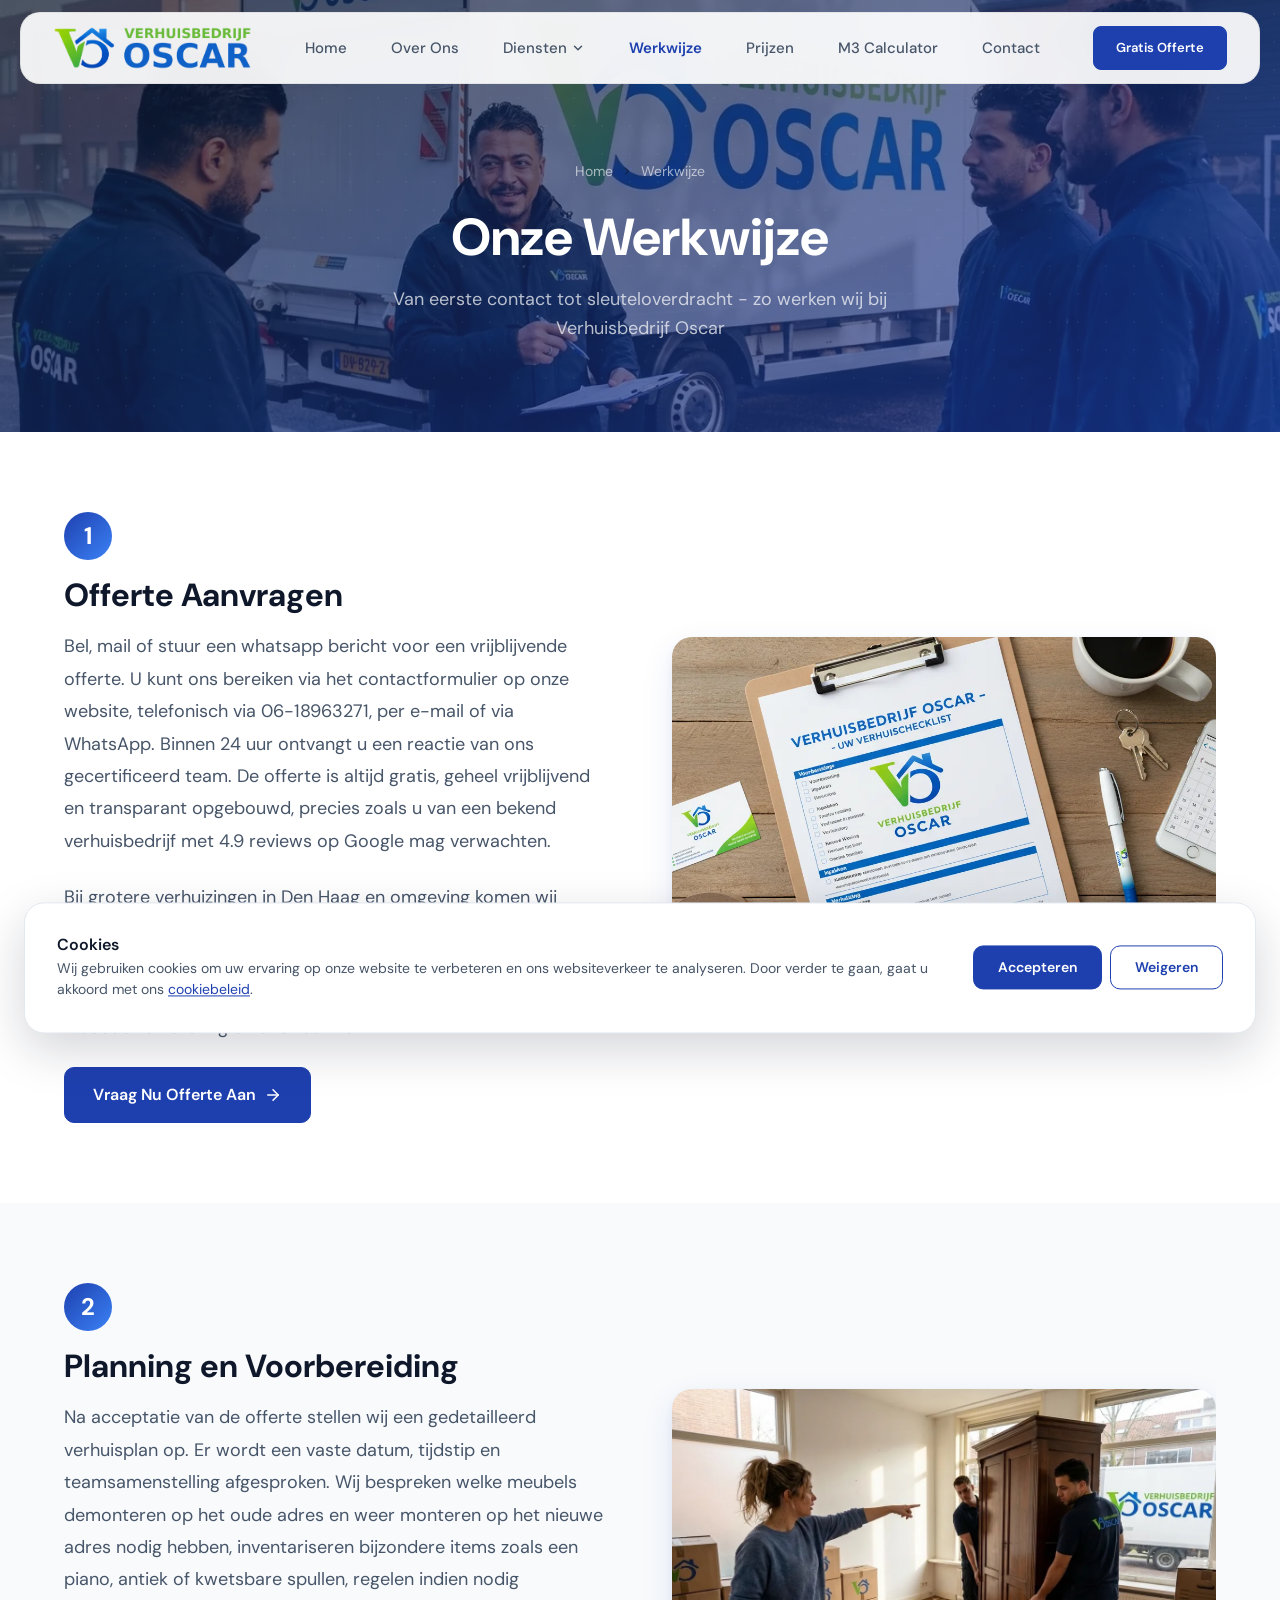
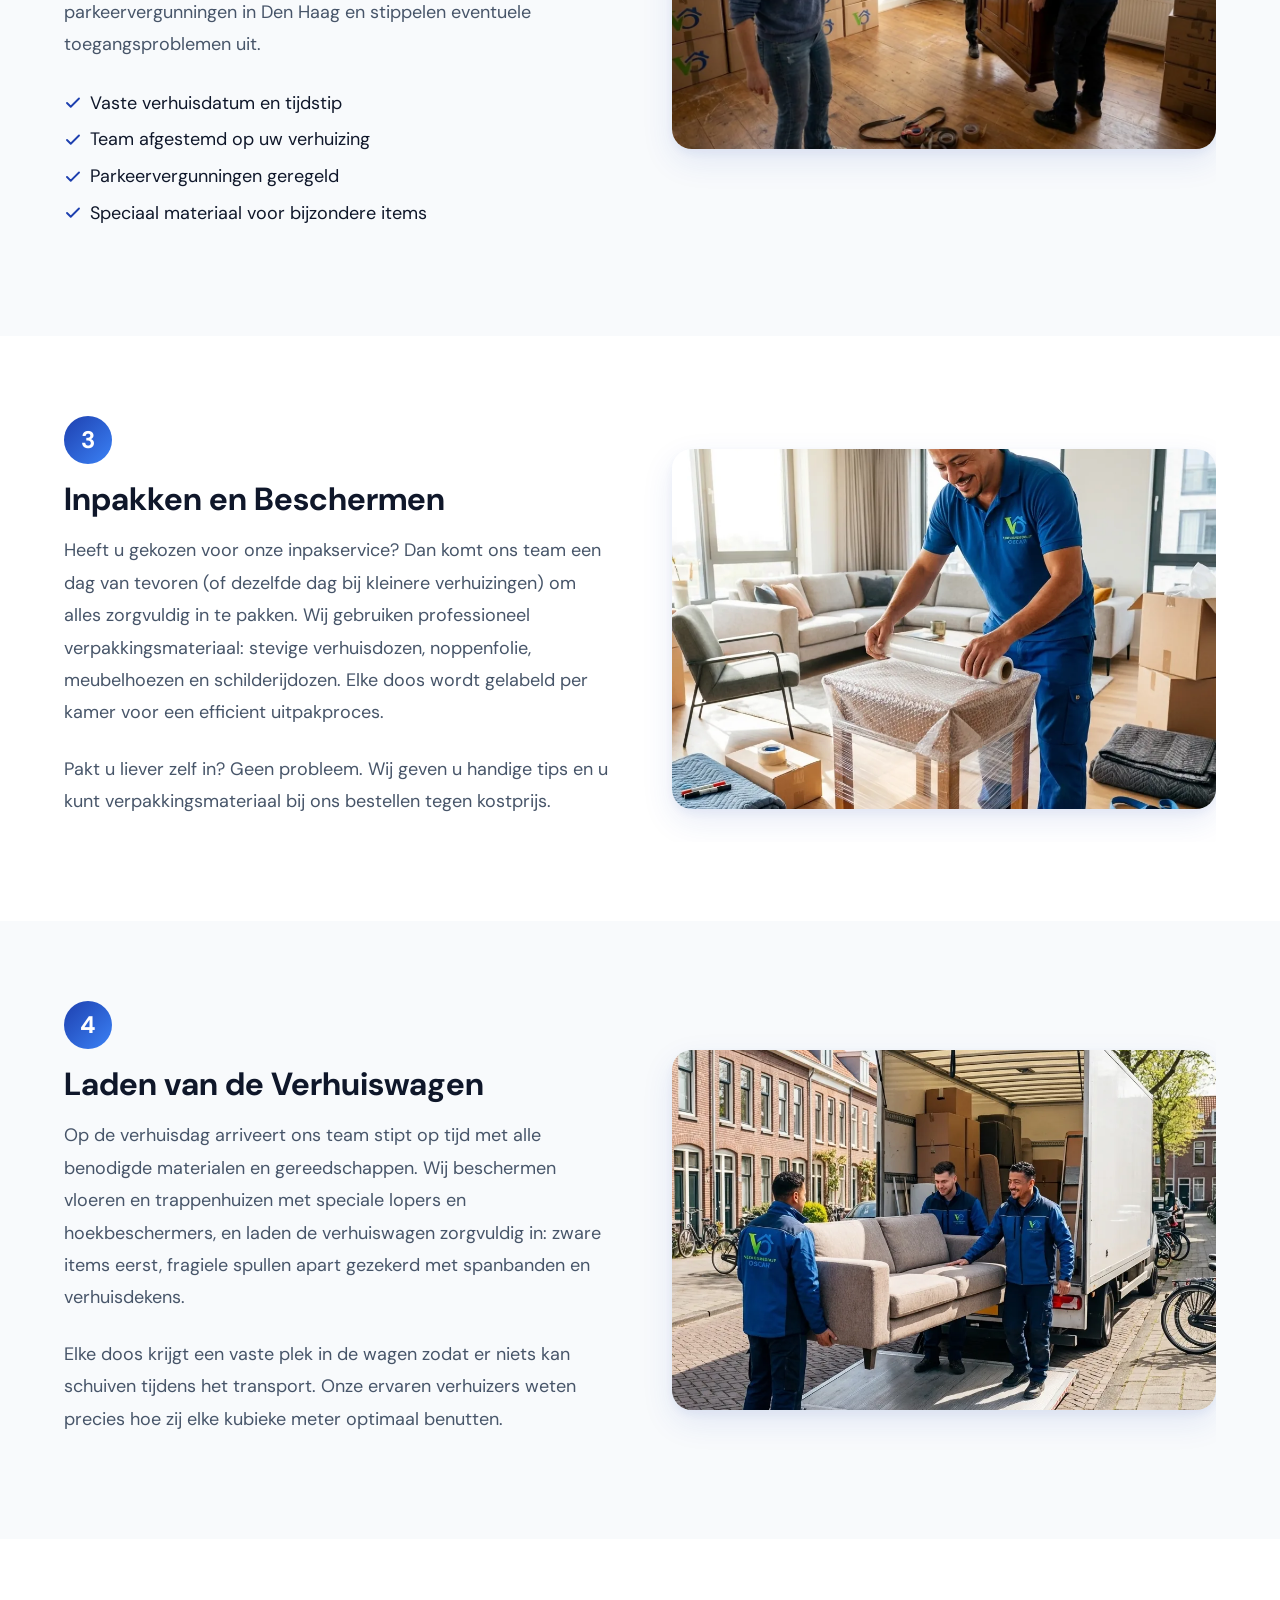
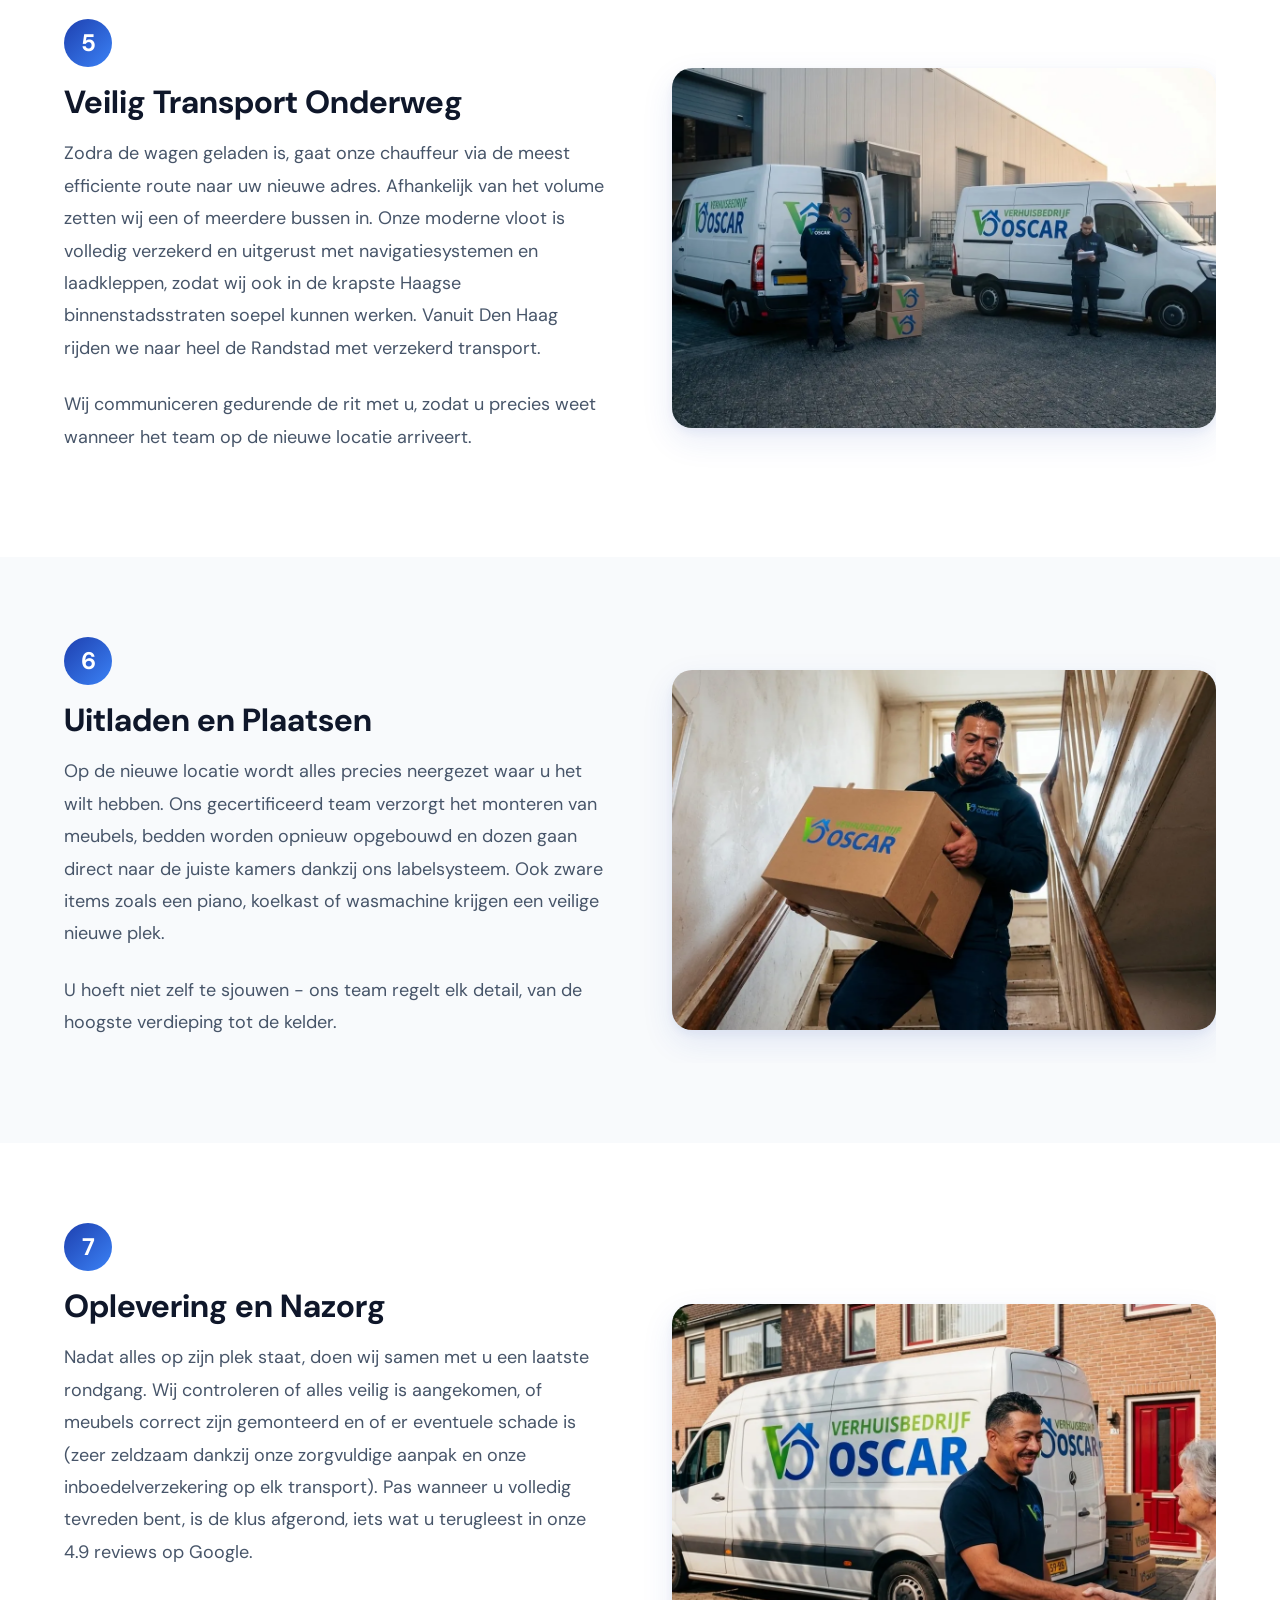
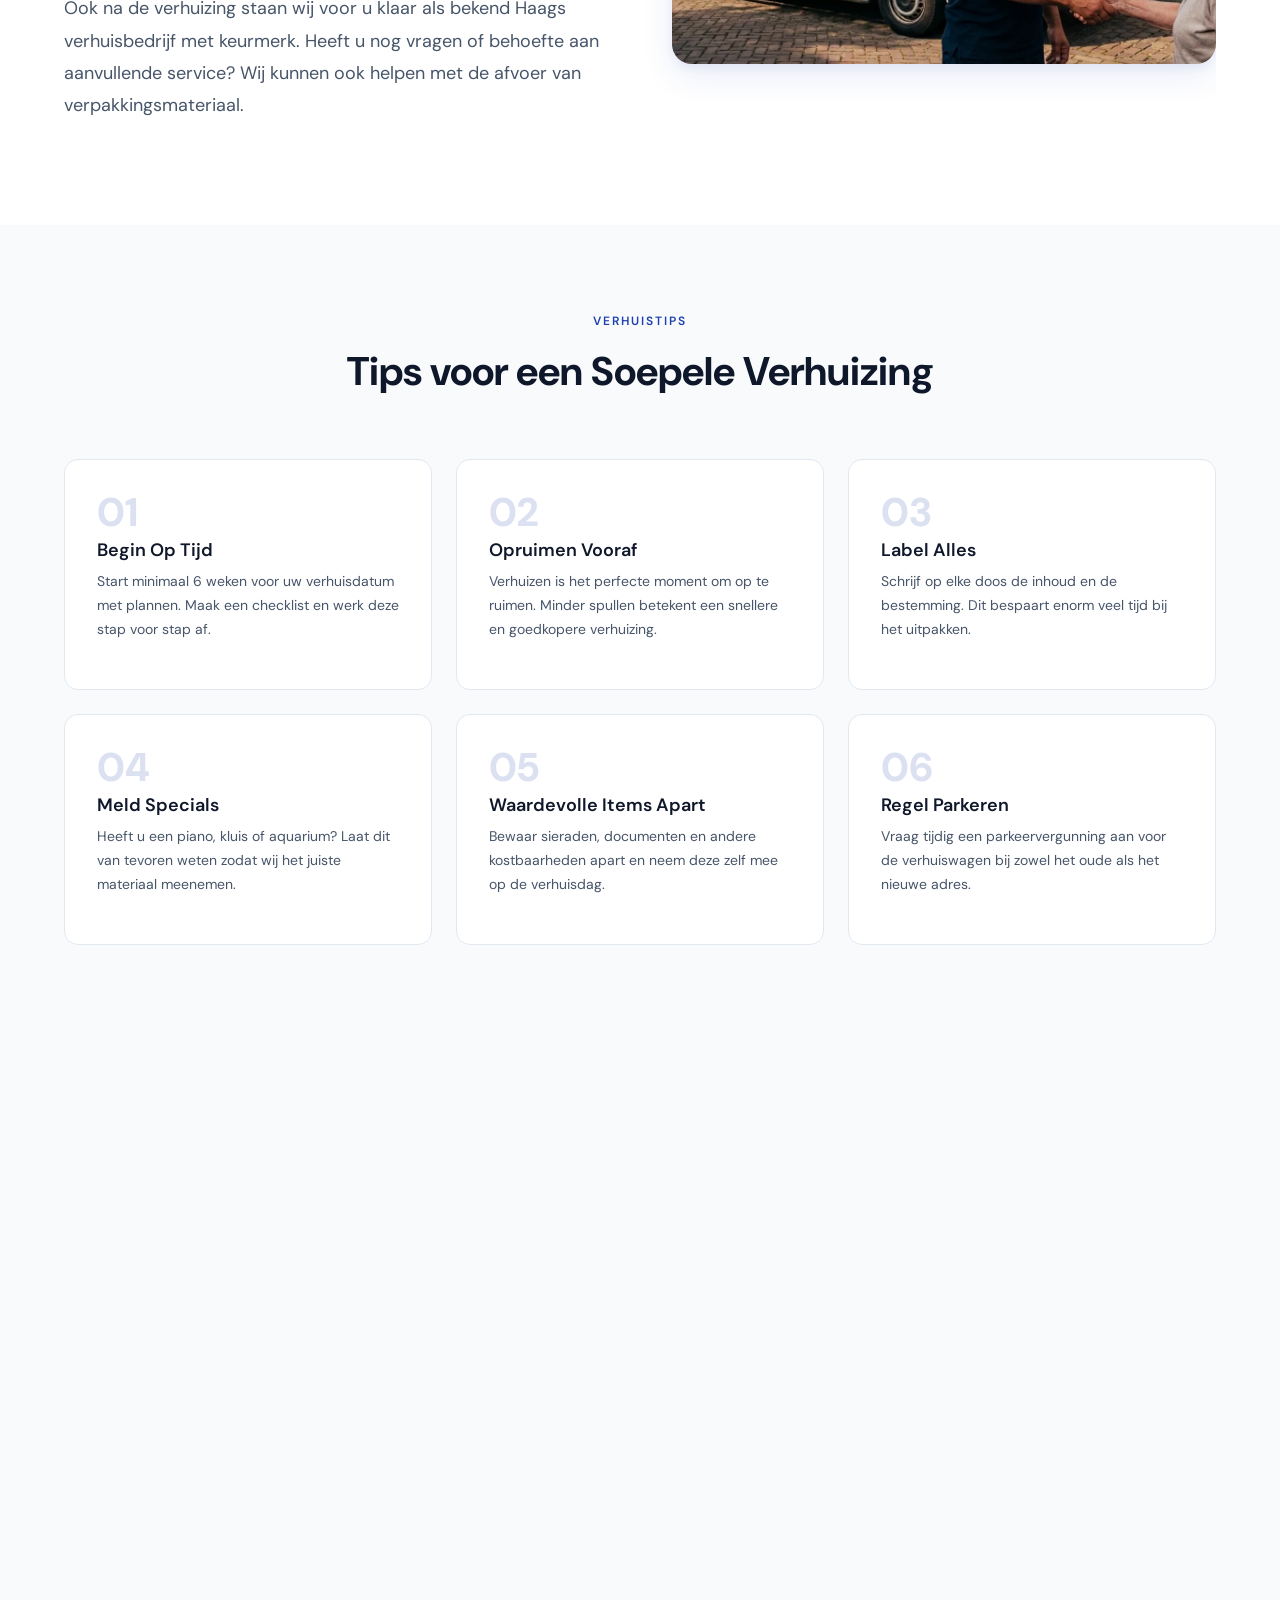
<file: werkwijze.html>
<!DOCTYPE html>
<html lang="nl">
<head>
    <meta charset="UTF-8">
    <meta name="viewport" content="width=device-width, initial-scale=1, viewport-fit=cover">
    <title>Werkwijze | Verhuisbedrijf Den Haag Oscar</title>
    <meta name="description" content="Zo werkt Verhuisbedrijf Oscar Den Haag: van offerte tot oplevering in 5 stappen. Gecertificeerd team, verzekerd transport en inboedelverzekering.">
    <meta name="robots" content="index, follow">
    <link rel="canonical" href="https://verhuisbedrijfoscar.nl/werkwijze">

    <!-- Open Graph -->
    <meta property="og:type" content="website">
    <meta property="og:title" content="Werkwijze | Verhuisbedrijf Den Haag Oscar">
    <meta property="og:description" content="Zo werkt Verhuisbedrijf Oscar Den Haag: van offerte tot oplevering in 5 stappen. Professioneel verhuizen met gecertificeerd team, verzekerd transport en inboedelverzekering.">
    <meta property="og:url" content="https://verhuisbedrijfoscar.nl/werkwijze">
    <meta property="og:site_name" content="Verhuisbedrijf Oscar">
    <meta property="og:locale" content="nl_NL">
    <meta property="og:image" content="https://verhuisbedrijfoscar.nl/images/og-image.jpg">
    <meta property="og:image:width" content="1200">
    <meta property="og:image:height" content="630">

    <!-- Twitter Card -->
    <meta name="twitter:card" content="summary_large_image">
    <meta name="twitter:title" content="Werkwijze | Verhuisbedrijf Den Haag Oscar">
    <meta name="twitter:description" content="Zo werkt Verhuisbedrijf Oscar Den Haag: van offerte tot oplevering in 5 stappen. Professioneel verhuizen met gecertificeerd team, verzekerd transport en inboedelverzekering.">
    <meta name="twitter:image" content="https://verhuisbedrijfoscar.nl/images/og-image.jpg">

    <!-- Favicon -->
    <link rel="icon" href="/images/favicon.ico" sizes="any">
    <link rel="icon" type="image/png" sizes="16x16" href="/images/favicon-16x16.png">
    <link rel="icon" type="image/png" sizes="32x32" href="/images/favicon-32x32.png">
    <link rel="apple-touch-icon" sizes="180x180" href="/images/apple-touch-icon.png">
    <link rel="manifest" href="/manifest.json">
    <meta name="theme-color" content="#1B75BB">

    <!-- Google Fonts -->
    <link rel="preconnect" href="https://fonts.googleapis.com">
    <link rel="preconnect" href="https://fonts.gstatic.com" crossorigin>
    <link href="https://fonts.googleapis.com/css2?family=DM+Sans:ital,opsz,wght@0,9..40,100..1000;1,9..40,100..1000&display=swap" rel="stylesheet">

    <!-- LCP hero image preload -->
    <link rel="preload" as="image" href="/images/fotos/24-oscar-team-briefing.webp" fetchpriority="high">

    <!-- Critical CSS -->
    <style>
        *,*::before,*::after{box-sizing:border-box;margin:0;padding:0}
        body{font-family:var(--font-body);color:var(--text);line-height:1.6;overflow-x:hidden}
        .header{position:fixed;top:0;left:0;width:100%;z-index:500}
        .container{max-width:1200px;margin:0 auto;padding:0 1.5rem}
    </style>

    <!-- Main Stylesheet -->
    <link rel="stylesheet" href="/css/style.css">
</head>
<body>

    <!-- Skip to main content (WCAG 2.4.1 Bypass Blocks) -->
    <a href="#main-content" class="skip-link">Direct naar hoofdinhoud</a>

    <!-- Cookie Banner -->
    <div id="cookie-banner" class="cookie-banner" role="dialog" aria-label="Cookiemelding" aria-hidden="false">
        <div class="cookie-banner__text">
            <h4>Cookies</h4>
            <p>Wij gebruiken cookies om uw ervaring op onze website te verbeteren en ons websiteverkeer te analyseren. Door verder te gaan, gaat u akkoord met ons <a href="/privacy">cookiebeleid</a>.</p>
        </div>
        <div class="cookie-banner__actions">
            <button class="btn btn-primary" id="cookie-accept" type="button">Accepteren</button>
            <button class="btn btn-outline" id="cookie-reject" type="button">Weigeren</button>
        </div>
    </div>

    <!-- Header -->
    <header class="header" id="header" role="banner">
        <div class="header__inner">
            <a href="/" class="header__logo" aria-label="Verhuisbedrijf Oscar - Terug naar homepagina">
                <img src="/images/logo-horizontaal.png" alt="Verhuisbedrijf Oscar" width="200" height="52">
            </a>
            <nav class="header__nav" aria-label="Hoofdnavigatie">
                <a href="/" class="header__nav-link">Home</a>
                <a href="/over-ons" class="header__nav-link">Over Ons</a>
                <div class="header__nav-dropdown">
                    <button type="button" class="header__nav-link--has-dropdown" aria-expanded="false" aria-haspopup="true">Diensten<svg class="dropdown-chevron" xmlns="http://www.w3.org/2000/svg" width="14" height="14" viewBox="0 0 24 24" fill="none" stroke="currentColor" stroke-width="2.5" stroke-linecap="round" stroke-linejoin="round" aria-hidden="true"><polyline points="6 9 12 15 18 9"/></svg></button>
                    <div class="header__dropdown-menu">
                        <a href="/particuliere-verhuizing" class="header__dropdown-link"><div class="dropdown-icon"><svg xmlns="http://www.w3.org/2000/svg" width="20" height="20" viewBox="0 0 24 24" fill="none" stroke="currentColor" stroke-width="1.5" stroke-linecap="round" stroke-linejoin="round"><path d="M3 9l9-7 9 7v11a2 2 0 0 1-2 2H5a2 2 0 0 1-2-2z"/><polyline points="9 22 9 12 15 12 15 22"/></svg></div><div class="header__dropdown-link-text"><span>Particuliere Verhuizing</span><small>Woning- en inboedelverhuizing</small></div></a>
                        <a href="/zakelijke-verhuizing" class="header__dropdown-link"><div class="dropdown-icon"><svg xmlns="http://www.w3.org/2000/svg" width="20" height="20" viewBox="0 0 24 24" fill="none" stroke="currentColor" stroke-width="1.5" stroke-linecap="round" stroke-linejoin="round"><rect x="4" y="2" width="16" height="20" rx="2" ry="2"/><line x1="8" y1="6" x2="16" y2="6"/><line x1="8" y1="10" x2="16" y2="10"/><line x1="8" y1="14" x2="12" y2="14"/></svg></div><div class="header__dropdown-link-text"><span>Zakelijke Verhuizing</span><small>Kantoor- en bedrijfsverhuizing</small></div></a>
                        <a href="/spoedverhuizing" class="header__dropdown-link"><div class="dropdown-icon"><svg xmlns="http://www.w3.org/2000/svg" width="20" height="20" viewBox="0 0 24 24" fill="none" stroke="currentColor" stroke-width="1.5" stroke-linecap="round" stroke-linejoin="round"><circle cx="12" cy="12" r="10"/><polyline points="12 6 12 12 16 14"/></svg></div><div class="header__dropdown-link-text"><span>Spoedverhuizing</span><small>Snel en flexibel verhuizen</small></div></a>
                    </div>
                </div>
                <a href="/werkwijze" class="header__nav-link active">Werkwijze</a>
                <a href="/prijs" class="header__nav-link">Prijzen</a>
                <a href="/m3-calculator" class="header__nav-link">M3 Calculator</a>
                <a href="/contact" class="header__nav-link">Contact</a>
            </nav>
            <div class="header__cta"><a href="/contact" class="btn btn-primary">Gratis Offerte</a></div>
            <div class="header__hamburger" id="hamburger-btn" role="button" tabindex="0" aria-label="Menu openen" aria-expanded="false" aria-controls="mobile-nav"><span></span><span></span><span></span></div>
        </div>
        <div class="mobile-nav" id="mobile-nav" aria-hidden="true" role="dialog" aria-label="Mobiel navigatiemenu">
            <a href="/" class="mobile-nav__link">Home</a>
            <a href="/over-ons" class="mobile-nav__link">Over Ons</a>
            <div class="mobile-nav__group"><span class="mobile-nav__group-title">Diensten</span>
                <a href="/particuliere-verhuizing" class="mobile-nav__link mobile-nav__link--sub">Particuliere Verhuizing</a>
                <a href="/zakelijke-verhuizing" class="mobile-nav__link mobile-nav__link--sub">Zakelijke Verhuizing</a>
                <a href="/spoedverhuizing" class="mobile-nav__link mobile-nav__link--sub">Spoedverhuizing</a>
            </div>
            <a href="/werkwijze" class="mobile-nav__link">Werkwijze</a>
            <a href="/prijs" class="mobile-nav__link">Prijzen</a>
            <a href="/m3-calculator" class="mobile-nav__link">M3 Calculator</a>
            <a href="/contact" class="mobile-nav__link">Contact</a>
            <div class="mobile-nav__cta">
                <a href="/contact" class="btn btn-primary btn-large">Gratis Offerte Aanvragen</a>
                <a href="tel:0618963271" class="mobile-nav__phone"><svg xmlns="http://www.w3.org/2000/svg" width="20" height="20" viewBox="0 0 24 24" fill="none" stroke="currentColor" stroke-width="2" stroke-linecap="round" stroke-linejoin="round"><path d="M22 16.92v3a2 2 0 0 1-2.18 2 19.79 19.79 0 0 1-8.63-3.07 19.5 19.5 0 0 1-6-6 19.79 19.79 0 0 1-3.07-8.67A2 2 0 0 1 4.11 2h3a2 2 0 0 1 2 1.72 12.84 12.84 0 0 0 .7 2.81 2 2 0 0 1-.45 2.11L8.09 9.91a16 16 0 0 0 6 6l1.27-1.27a2 2 0 0 1 2.11-.45 12.84 12.84 0 0 0 2.81.7A2 2 0 0 1 22 16.92z"/></svg>06-18963271</a>
            </div>
        </div>
    </header>

    <main id="main-content" tabindex="-1">

        <!-- Page Hero -->
        <section class="page-hero" aria-labelledby="page-hero-heading" style="--hero-bg: url('/images/fotos/24-oscar-team-briefing.webp')">
            <div class="container">
                <div class="page-hero__content">
                    <nav class="page-hero__breadcrumb" aria-label="Breadcrumb">
                        <a href="/">Home</a>
                        <svg xmlns="http://www.w3.org/2000/svg" width="12" height="12" viewBox="0 0 24 24" fill="none" stroke="currentColor" stroke-width="2" stroke-linecap="round" stroke-linejoin="round" aria-hidden="true"><polyline points="9 18 15 12 9 6"/></svg>
                        <span>Werkwijze</span>
                    </nav>
                    <h1 id="page-hero-heading">Onze Werkwijze</h1>
                    <p>Van eerste contact tot sleuteloverdracht - zo werken wij bij Verhuisbedrijf Oscar</p>
                </div>
            </div>
        </section>

        <!-- Stap 1: Offerte Aanvragen (foto rechts) -->
        <section class="section-padding" aria-labelledby="stap1-heading">
            <div class="container">
                <div class="werkwijze-step">
                    <div class="werkwijze-step__content">
                        <div class="werkwijze-step__number" aria-hidden="true">1</div>
                        <h2 id="stap1-heading">Offerte Aanvragen</h2>
                        <p>Bel, mail of stuur een whatsapp bericht voor een vrijblijvende offerte. U kunt ons bereiken via het contactformulier op onze website, telefonisch via <a href="tel:0618963271">06-18963271</a>, per e-mail of via <a href="https://wa.me/31618963271" target="_blank" rel="noopener noreferrer">WhatsApp</a>. Binnen 24 uur ontvangt u een reactie van ons gecertificeerd team. De offerte is altijd gratis, geheel vrijblijvend en transparant opgebouwd, precies zoals u van een bekend verhuisbedrijf met 4.9 reviews op Google mag verwachten.</p>
                        <p>Bij grotere verhuizingen in Den Haag en omgeving komen wij graag langs voor een gratis inspectie aan huis. Zo kunnen wij het volume nauwkeurig inschatten en eventuele bijzondere wensen of aandachtspunten bespreken, inclusief uitleg over onze inboedelverzekering en ons keurmerk.</p>
                        <a href="/contact" class="btn btn-primary">
                            Vraag Nu Offerte Aan
                            <svg xmlns="http://www.w3.org/2000/svg" width="18" height="18" viewBox="0 0 24 24" fill="none" stroke="currentColor" stroke-width="2" stroke-linecap="round" stroke-linejoin="round" aria-hidden="true"><line x1="5" y1="12" x2="19" y2="12"/><polyline points="12 5 19 12 12 19"/></svg>
                        </a>
                    </div>
                    <div class="werkwijze-step__image">
                        <img src="/images/fotos/22-moving-checklist.webp" alt="Verhuiscoordinator maakt een checklist op" width="600" height="360" loading="lazy" decoding="async">
                    </div>
                </div>
            </div>
        </section>

        <!-- Stap 2: Planning en Voorbereiding (foto links) -->
        <section class="section-padding bg-light" aria-labelledby="stap2-heading">
            <div class="container">
                <div class="werkwijze-step werkwijze-step--reversed">
                    <div class="werkwijze-step__image">
                        <img src="/images/fotos/05-klant-wijst-kast.webp" alt="Klant wijst welke kast mee moet tijdens inventarisatie door Verhuisbedrijf Oscar" width="600" height="360" loading="lazy" decoding="async">
                    </div>
                    <div class="werkwijze-step__content">
                        <div class="werkwijze-step__number" aria-hidden="true">2</div>
                        <h2 id="stap2-heading">Planning en Voorbereiding</h2>
                        <p>Na acceptatie van de offerte stellen wij een gedetailleerd verhuisplan op. Er wordt een vaste datum, tijdstip en teamsamenstelling afgesproken. Wij bespreken welke meubels demonteren op het oude adres en weer monteren op het nieuwe adres nodig hebben, inventariseren bijzondere items zoals een piano, antiek of kwetsbare spullen, regelen indien nodig parkeervergunningen in Den Haag en stippelen eventuele toegangsproblemen uit.</p>
                        <ul class="werkwijze-step__checklist">
                            <li>
                                <svg xmlns="http://www.w3.org/2000/svg" width="18" height="18" viewBox="0 0 24 24" fill="none" stroke="currentColor" stroke-width="2.5" stroke-linecap="round" stroke-linejoin="round" aria-hidden="true"><polyline points="20 6 9 17 4 12"/></svg>
                                Vaste verhuisdatum en tijdstip
                            </li>
                            <li>
                                <svg xmlns="http://www.w3.org/2000/svg" width="18" height="18" viewBox="0 0 24 24" fill="none" stroke="currentColor" stroke-width="2.5" stroke-linecap="round" stroke-linejoin="round" aria-hidden="true"><polyline points="20 6 9 17 4 12"/></svg>
                                Team afgestemd op uw verhuizing
                            </li>
                            <li>
                                <svg xmlns="http://www.w3.org/2000/svg" width="18" height="18" viewBox="0 0 24 24" fill="none" stroke="currentColor" stroke-width="2.5" stroke-linecap="round" stroke-linejoin="round" aria-hidden="true"><polyline points="20 6 9 17 4 12"/></svg>
                                Parkeervergunningen geregeld
                            </li>
                            <li>
                                <svg xmlns="http://www.w3.org/2000/svg" width="18" height="18" viewBox="0 0 24 24" fill="none" stroke="currentColor" stroke-width="2.5" stroke-linecap="round" stroke-linejoin="round" aria-hidden="true"><polyline points="20 6 9 17 4 12"/></svg>
                                Speciaal materiaal voor bijzondere items
                            </li>
                        </ul>
                    </div>
                </div>
            </div>
        </section>

        <!-- Stap 3: Inpakken en Beschermen (foto rechts) -->
        <section class="section-padding" aria-labelledby="stap3-heading">
            <div class="container">
                <div class="werkwijze-step">
                    <div class="werkwijze-step__content">
                        <div class="werkwijze-step__number" aria-hidden="true">3</div>
                        <h2 id="stap3-heading">Inpakken en Beschermen</h2>
                        <p>Heeft u gekozen voor onze inpakservice? Dan komt ons team een dag van tevoren (of dezelfde dag bij kleinere verhuizingen) om alles zorgvuldig in te pakken. Wij gebruiken professioneel verpakkingsmateriaal: stevige verhuisdozen, noppenfolie, meubelhoezen en schilderijdozen. Elke doos wordt gelabeld per kamer voor een efficient uitpakproces.</p>
                        <p>Pakt u liever zelf in? Geen probleem. Wij geven u handige tips en u kunt verpakkingsmateriaal bij ons bestellen tegen kostprijs.</p>
                    </div>
                    <div class="werkwijze-step__image">
                        <img src="/images/fotos/35-living-room-wrap.webp" alt="Professioneel inpakken van meubels in de woonkamer door Verhuisbedrijf Oscar" width="600" height="360" loading="lazy" decoding="async">
                    </div>
                </div>
            </div>
        </section>

        <!-- Stap 4: De Verhuisdag (foto links) -->
        <section class="section-padding bg-light" aria-labelledby="stap4-heading">
            <div class="container">
                <div class="werkwijze-step werkwijze-step--reversed">
                    <div class="werkwijze-step__image">
                        <img src="/images/fotos/37-team-loading-truck.webp" alt="Verhuisteam laadt de verhuiswagen in" width="600" height="360" loading="lazy" decoding="async">
                    </div>
                    <div class="werkwijze-step__content">
                        <div class="werkwijze-step__number" aria-hidden="true">4</div>
                        <h2 id="stap4-heading">Laden van de Verhuiswagen</h2>
                        <p>Op de verhuisdag arriveert ons team stipt op tijd met alle benodigde materialen en gereedschappen. Wij beschermen vloeren en trappenhuizen met speciale lopers en hoekbeschermers, en laden de verhuiswagen zorgvuldig in: zware items eerst, fragiele spullen apart gezekerd met spanbanden en verhuisdekens.</p>
                        <p>Elke doos krijgt een vaste plek in de wagen zodat er niets kan schuiven tijdens het transport. Onze ervaren verhuizers weten precies hoe zij elke kubieke meter optimaal benutten.</p>
                    </div>
                </div>
            </div>
        </section>

        <!-- Stap 5: Transport Onderweg (foto rechts) -->
        <section class="section-padding" aria-labelledby="stap-transport-heading">
            <div class="container">
                <div class="werkwijze-step">
                    <div class="werkwijze-step__content">
                        <div class="werkwijze-step__number" aria-hidden="true">5</div>
                        <h2 id="stap-transport-heading">Veilig Transport Onderweg</h2>
                        <p>Zodra de wagen geladen is, gaat onze chauffeur via de meest efficiente route naar uw nieuwe adres. Afhankelijk van het volume zetten wij een of meerdere bussen in. Onze moderne vloot is volledig verzekerd en uitgerust met navigatiesystemen en laadkleppen, zodat wij ook in de krapste Haagse binnenstadsstraten soepel kunnen werken. Vanuit Den Haag rijden we naar heel de Randstad met verzekerd transport.</p>
                        <p>Wij communiceren gedurende de rit met u, zodat u precies weet wanneer het team op de nieuwe locatie arriveert.</p>
                    </div>
                    <div class="werkwijze-step__image">
                        <img src="/images/fotos/09-twee-bussen-ochtend.webp" alt="Twee verhuiswagens van Verhuisbedrijf Oscar klaar voor transport" width="600" height="360" loading="lazy" decoding="async">
                    </div>
                </div>
            </div>
        </section>

        <!-- Stap 6: Uitladen en Plaatsen (foto links) -->
        <section class="section-padding bg-light" aria-labelledby="stap-uitladen-heading">
            <div class="container">
                <div class="werkwijze-step werkwijze-step--reversed">
                    <div class="werkwijze-step__image">
                        <img src="/images/fotos/22-oscar-doos-trap-op.webp" alt="Oscar draagt een verhuisdoos de trap op bij het uitladen" width="600" height="360" loading="lazy" decoding="async">
                    </div>
                    <div class="werkwijze-step__content">
                        <div class="werkwijze-step__number" aria-hidden="true">6</div>
                        <h2 id="stap-uitladen-heading">Uitladen en Plaatsen</h2>
                        <p>Op de nieuwe locatie wordt alles precies neergezet waar u het wilt hebben. Ons gecertificeerd team verzorgt het monteren van meubels, bedden worden opnieuw opgebouwd en dozen gaan direct naar de juiste kamers dankzij ons labelsysteem. Ook zware items zoals een piano, koelkast of wasmachine krijgen een veilige nieuwe plek.</p>
                        <p>U hoeft niet zelf te sjouwen - ons team regelt elk detail, van de hoogste verdieping tot de kelder.</p>
                    </div>
                </div>
            </div>
        </section>

        <!-- Stap 7: Oplevering en Nazorg (foto rechts) -->
        <section class="section-padding" aria-labelledby="stap5-heading">
            <div class="container">
                <div class="werkwijze-step">
                    <div class="werkwijze-step__content">
                        <div class="werkwijze-step__number" aria-hidden="true">7</div>
                        <h2 id="stap5-heading">Oplevering en Nazorg</h2>
                        <p>Nadat alles op zijn plek staat, doen wij samen met u een laatste rondgang. Wij controleren of alles veilig is aangekomen, of meubels correct zijn gemonteerd en of er eventuele schade is (zeer zeldzaam dankzij onze zorgvuldige aanpak en onze inboedelverzekering op elk transport). Pas wanneer u volledig tevreden bent, is de klus afgerond, iets wat u terugleest in onze 4.9 reviews op Google.</p>
                        <p>Ook na de verhuizing staan wij voor u klaar als bekend Haags verhuisbedrijf met keurmerk. Heeft u nog vragen of behoefte aan aanvullende service? Wij kunnen ook helpen met de afvoer van verpakkingsmateriaal.</p>
                    </div>
                    <div class="werkwijze-step__image">
                        <img src="/images/fotos/21-oscar-klant-handdruk.webp" alt="Tevreden klant geeft Oscar een handdruk na verhuizing" width="600" height="360" loading="lazy" decoding="async">
                    </div>
                </div>
            </div>
        </section>

        <!-- Verhuistips -->
        <section class="section-padding bg-light" aria-labelledby="tips-heading">
            <div class="container">
                <div class="section-header">
                    <span class="section-tag">Verhuistips</span>
                    <h2 id="tips-heading">Tips voor een Soepele Verhuizing</h2>
                </div>

                <div class="tips-grid">
                    <div class="tip-card">
                        <div class="tip-card__number">01</div>
                        <h4>Begin Op Tijd</h4>
                        <p>Start minimaal 6 weken voor uw verhuisdatum met plannen. Maak een checklist en werk deze stap voor stap af.</p>
                    </div>
                    <div class="tip-card">
                        <div class="tip-card__number">02</div>
                        <h4>Opruimen Vooraf</h4>
                        <p>Verhuizen is het perfecte moment om op te ruimen. Minder spullen betekent een snellere en goedkopere verhuizing.</p>
                    </div>
                    <div class="tip-card">
                        <div class="tip-card__number">03</div>
                        <h4>Label Alles</h4>
                        <p>Schrijf op elke doos de inhoud en de bestemming. Dit bespaart enorm veel tijd bij het uitpakken.</p>
                    </div>
                    <div class="tip-card">
                        <div class="tip-card__number">04</div>
                        <h4>Meld Specials</h4>
                        <p>Heeft u een piano, kluis of aquarium? Laat dit van tevoren weten zodat wij het juiste materiaal meenemen.</p>
                    </div>
                    <div class="tip-card">
                        <div class="tip-card__number">05</div>
                        <h4>Waardevolle Items Apart</h4>
                        <p>Bewaar sieraden, documenten en andere kostbaarheden apart en neem deze zelf mee op de verhuisdag.</p>
                    </div>
                    <div class="tip-card">
                        <div class="tip-card__number">06</div>
                        <h4>Regel Parkeren</h4>
                        <p>Vraag tijdig een parkeervergunning aan voor de verhuiswagen bij zowel het oude als het nieuwe adres.</p>
                    </div>
                </div>
            </div>
        </section>

        <!-- FAQ -->
        <section class="faq section-padding" aria-labelledby="faq-heading">
            <div class="container">
                <div class="section-header">
                    <span class="section-tag">Veelgestelde Vragen</span>
                    <h2 id="faq-heading">Vragen Over Onze Werkwijze</h2>
                </div>

                <div class="faq__grid">
                    <div class="faq__item">
                        <button class="faq__question" type="button" aria-expanded="false">
                            <span>Hoe lang duurt een gemiddelde verhuizing?</span>
                            <span class="faq__question-icon" aria-hidden="true">
                                <svg xmlns="http://www.w3.org/2000/svg" width="18" height="18" viewBox="0 0 24 24" fill="none" stroke="currentColor" stroke-width="2" stroke-linecap="round" stroke-linejoin="round"><line x1="12" y1="5" x2="12" y2="19"/><line x1="5" y1="12" x2="19" y2="12"/></svg>
                            </span>
                        </button>
                        <div class="faq__answer">
                            <div class="faq__answer-inner">
                                <p>De duur hangt af van het volume, de verdieping en de afstand. Een studio verhuizen wij doorgaans in 3 tot 4 uur. Een appartement kost gemiddeld een halve dag en een complete gezinswoning een hele dag. Bij het planningsgesprek geven wij u altijd een realistische inschatting.</p>
                            </div>
                        </div>
                    </div>

                    <div class="faq__item">
                        <button class="faq__question" type="button" aria-expanded="false">
                            <span>Wat moet ik zelf regelen voor de verhuisdag?</span>
                            <span class="faq__question-icon" aria-hidden="true">
                                <svg xmlns="http://www.w3.org/2000/svg" width="18" height="18" viewBox="0 0 24 24" fill="none" stroke="currentColor" stroke-width="2" stroke-linecap="round" stroke-linejoin="round"><line x1="12" y1="5" x2="12" y2="19"/><line x1="5" y1="12" x2="19" y2="12"/></svg>
                            </span>
                        </button>
                        <div class="faq__answer">
                            <div class="faq__answer-inner">
                                <p>Denk aan de parkeervergunning (of wij regelen dit voor u), de sleuteloverdracht van de oude en nieuwe woning, het laten verhuizen van uw post en het overzetten van nutsvoorzieningen. De rest laat u gerust aan ons over.</p>
                            </div>
                        </div>
                    </div>

                    <div class="faq__item">
                        <button class="faq__question" type="button" aria-expanded="false">
                            <span>Kan ik een deel zelf doen en een deel door jullie?</span>
                            <span class="faq__question-icon" aria-hidden="true">
                                <svg xmlns="http://www.w3.org/2000/svg" width="18" height="18" viewBox="0 0 24 24" fill="none" stroke="currentColor" stroke-width="2" stroke-linecap="round" stroke-linejoin="round"><line x1="12" y1="5" x2="12" y2="19"/><line x1="5" y1="12" x2="19" y2="12"/></svg>
                            </span>
                        </button>
                        <div class="faq__answer">
                            <div class="faq__answer-inner">
                                <p>Zeker, wij werken graag flexibel. Veel klanten pakken zelf de kleinere spullen in en laten ons de meubels en zware items verzorgen. Wij passen ons volledig aan uw wensen aan.</p>
                            </div>
                        </div>
                    </div>

                    <div class="faq__item">
                        <button class="faq__question" type="button" aria-expanded="false">
                            <span>Wat als het regent op de verhuisdag?</span>
                            <span class="faq__question-icon" aria-hidden="true">
                                <svg xmlns="http://www.w3.org/2000/svg" width="18" height="18" viewBox="0 0 24 24" fill="none" stroke="currentColor" stroke-width="2" stroke-linecap="round" stroke-linejoin="round"><line x1="12" y1="5" x2="12" y2="19"/><line x1="5" y1="12" x2="19" y2="12"/></svg>
                            </span>
                        </button>
                        <div class="faq__answer">
                            <div class="faq__answer-inner">
                                <p>Wij werken onder alle weersomstandigheden. Meubels en dozen worden beschermd met waterdichte hoezen en dekens. De verhuizing gaat gewoon door, regen of zonneschijn.</p>
                            </div>
                        </div>
                    </div>
                </div>
            </div>
        </section>

        <!-- CTA Section -->
        <section class="cta-section" aria-labelledby="cta-heading">
            <div class="container">
                <div class="cta-section__content">
                    <div class="cta-section__left">
                        <h2 id="cta-heading">Klaar Om Te Beginnen?</h2>
                        <p>Neem vandaag nog contact op. Stap 1 begint met een simpel telefoontje of het invullen van ons formulier. Wij reageren binnen 24 uur.</p>
                        <div class="cta-section__phone">
                            <div class="cta-section__phone-icon">
                                <svg xmlns="http://www.w3.org/2000/svg" width="24" height="24" viewBox="0 0 24 24" fill="none" stroke="currentColor" stroke-width="2" stroke-linecap="round" stroke-linejoin="round" aria-hidden="true"><path d="M22 16.92v3a2 2 0 0 1-2.18 2 19.79 19.79 0 0 1-8.63-3.07 19.5 19.5 0 0 1-6-6 19.79 19.79 0 0 1-3.07-8.67A2 2 0 0 1 4.11 2h3a2 2 0 0 1 2 1.72 12.84 12.84 0 0 0 .7 2.81 2 2 0 0 1-.45 2.11L8.09 9.91a16 16 0 0 0 6 6l1.27-1.27a2 2 0 0 1 2.11-.45 12.84 12.84 0 0 0 2.81.7A2 2 0 0 1 22 16.92z"/></svg>
                            </div>
                            <div>
                                <a href="tel:0618963271" class="cta-section__phone-number">06-18963271</a>
                                <div class="cta-section__phone-label">Ma-Vr: 08:00 - 20:00 | Za: 09:00 - 18:00 | Zo: 10:00 - 16:00</div>
                            </div>
                        </div>
                    </div>
                    <div class="cta-section__right">
                        <a href="/contact" class="btn btn-primary btn-large">
                            Vraag Offerte Aan
                            <svg xmlns="http://www.w3.org/2000/svg" width="18" height="18" viewBox="0 0 24 24" fill="none" stroke="currentColor" stroke-width="2" stroke-linecap="round" stroke-linejoin="round" aria-hidden="true"><line x1="5" y1="12" x2="19" y2="12"/><polyline points="12 5 19 12 12 19"/></svg>
                        </a>
                        <a href="tel:0618963271" class="btn btn-outline-white btn-large">
                            <svg xmlns="http://www.w3.org/2000/svg" width="18" height="18" viewBox="0 0 24 24" fill="none" stroke="currentColor" stroke-width="2" stroke-linecap="round" stroke-linejoin="round" aria-hidden="true"><path d="M22 16.92v3a2 2 0 0 1-2.18 2 19.79 19.79 0 0 1-8.63-3.07 19.5 19.5 0 0 1-6-6 19.79 19.79 0 0 1-3.07-8.67A2 2 0 0 1 4.11 2h3a2 2 0 0 1 2 1.72 12.84 12.84 0 0 0 .7 2.81 2 2 0 0 1-.45 2.11L8.09 9.91a16 16 0 0 0 6 6l1.27-1.27a2 2 0 0 1 2.11-.45 12.84 12.84 0 0 0 2.81.7A2 2 0 0 1 22 16.92z"/></svg>
                            Bel 06-18963271
                        </a>
                    </div>
                </div>
            </div>
        </section>

    </main>

    <!-- Footer -->
    <footer class="footer" role="contentinfo">
        <div class="footer__accent" aria-hidden="true"></div>
        <div class="footer__glow" aria-hidden="true"></div>
        <div class="container">
            <div class="footer__grid">
                <div class="footer__brand">
                    <a href="/" class="footer__logo" aria-label="Verhuisbedrijf Oscar - Home">
                        <img src="/images/logo-horizontaal.png" alt="Verhuisbedrijf Oscar" width="180" height="48">
                    </a>
                    <p class="footer__brand-text">Uw verhuizing, onze zorg. Al meer dan 15 jaar de betrouwbare verhuispartner voor particulieren en bedrijven in Den Haag en de Randstad.</p>
                    <div class="footer__socials">
                        <a href="#" aria-label="Verhuisbedrijf Oscar op Facebook" class="footer__social-link">
                            <svg xmlns="http://www.w3.org/2000/svg" width="18" height="18" viewBox="0 0 24 24" fill="currentColor" aria-hidden="true"><path d="M18 2h-3a5 5 0 0 0-5 5v3H7v4h3v8h4v-8h3l1-4h-4V7a1 1 0 0 1 1-1h3z"/></svg>
                        </a>
                        <a href="#" aria-label="Verhuisbedrijf Oscar op Instagram" class="footer__social-link">
                            <svg xmlns="http://www.w3.org/2000/svg" width="18" height="18" viewBox="0 0 24 24" fill="none" stroke="currentColor" stroke-width="2" stroke-linecap="round" stroke-linejoin="round" aria-hidden="true"><rect x="2" y="2" width="20" height="20" rx="5" ry="5"/><path d="M16 11.37A4 4 0 1 1 12.63 8 4 4 0 0 1 16 11.37z"/><line x1="17.5" y1="6.5" x2="17.51" y2="6.5"/></svg>
                        </a>
                        <a href="#" aria-label="Verhuisbedrijf Oscar op LinkedIn" class="footer__social-link">
                            <svg xmlns="http://www.w3.org/2000/svg" width="18" height="18" viewBox="0 0 24 24" fill="currentColor" aria-hidden="true"><path d="M16 8a6 6 0 0 1 6 6v7h-4v-7a2 2 0 0 0-2-2 2 2 0 0 0-2 2v7h-4v-7a6 6 0 0 1 6-6z"/><rect x="2" y="9" width="4" height="12"/><circle cx="4" cy="4" r="2"/></svg>
                        </a>
                    </div>
                    <dl class="footer__legal-ids">
                        <div>
                            <dt>KvK</dt>
                            <dd>87654321</dd>
                        </div>
                        <div>
                            <dt>BTW</dt>
                            <dd>NL004567890B01</dd>
                        </div>
                    </dl>
                </div>

                <div class="footer__col">
                    <h3 class="footer__column-title">Diensten</h3>
                    <nav class="footer__nav" aria-label="Diensten navigatie">
                        <a href="/particuliere-verhuizing" class="footer__nav-link">Particuliere Verhuizing</a>
                        <a href="/zakelijke-verhuizing" class="footer__nav-link">Zakelijke Verhuizing</a>
                        <a href="/spoedverhuizing" class="footer__nav-link">Spoedverhuizing</a>
                        <a href="/prijs" class="footer__nav-link">Prijzen</a>
                        <a href="/werkwijze" class="footer__nav-link">Werkwijze</a>
                        <a href="/over-ons" class="footer__nav-link">Over Ons</a>
                        <a href="/contact" class="footer__nav-link">Contact</a>
                    </nav>
                </div>

                <div class="footer__col">
                    <h3 class="footer__column-title">Contact</h3>
                    <address class="footer__contact">
                        <a href="https://www.google.com/maps/search/?api=1&amp;query=Binckhorstlaan+50+Den+Haag" target="_blank" rel="noopener noreferrer" class="footer__contact-item">
                            <span class="footer__contact-icon">
                                <svg xmlns="http://www.w3.org/2000/svg" width="16" height="16" viewBox="0 0 24 24" fill="none" stroke="currentColor" stroke-width="2" stroke-linecap="round" stroke-linejoin="round" aria-hidden="true"><path d="M21 10c0 7-9 13-9 13s-9-6-9-13a9 9 0 0 1 18 0z"/><circle cx="12" cy="10" r="3"/></svg>
                            </span>
                            <span class="footer__contact-text">Binckhorstlaan 50<br>2516 BD Den Haag</span>
                        </a>
                        <a href="tel:0618963271" class="footer__contact-item">
                            <span class="footer__contact-icon">
                                <svg xmlns="http://www.w3.org/2000/svg" width="16" height="16" viewBox="0 0 24 24" fill="none" stroke="currentColor" stroke-width="2" stroke-linecap="round" stroke-linejoin="round" aria-hidden="true"><path d="M22 16.92v3a2 2 0 0 1-2.18 2 19.79 19.79 0 0 1-8.63-3.07 19.5 19.5 0 0 1-6-6 19.79 19.79 0 0 1-3.07-8.67A2 2 0 0 1 4.11 2h3a2 2 0 0 1 2 1.72 12.84 12.84 0 0 0 .7 2.81 2 2 0 0 1-.45 2.11L8.09 9.91a16 16 0 0 0 6 6l1.27-1.27a2 2 0 0 1 2.11-.45 12.84 12.84 0 0 0 2.81.7A2 2 0 0 1 22 16.92z"/></svg>
                            </span>
                            <span class="footer__contact-text">06-18963271</span>
                        </a>
                        <a href="mailto:info@verhuisbedrijfoscar.nl" class="footer__contact-item">
                            <span class="footer__contact-icon">
                                <svg xmlns="http://www.w3.org/2000/svg" width="16" height="16" viewBox="0 0 24 24" fill="none" stroke="currentColor" stroke-width="2" stroke-linecap="round" stroke-linejoin="round" aria-hidden="true"><path d="M4 4h16c1.1 0 2 .9 2 2v12c0 1.1-.9 2-2 2H4c-1.1 0-2-.9-2-2V6c0-1.1.9-2 2-2z"/><polyline points="22,6 12,13 2,6"/></svg>
                            </span>
                            <span class="footer__contact-text">info@verhuisbedrijfoscar.nl</span>
                        </a>
                        <div class="footer__contact-item footer__contact-item--static">
                            <span class="footer__contact-icon">
                                <svg xmlns="http://www.w3.org/2000/svg" width="16" height="16" viewBox="0 0 24 24" fill="none" stroke="currentColor" stroke-width="2" stroke-linecap="round" stroke-linejoin="round" aria-hidden="true"><circle cx="12" cy="12" r="10"/><polyline points="12 6 12 12 16 14"/></svg>
                            </span>
                            <span class="footer__contact-text">Ma-Vr&nbsp;08:00-20:00<br>Za&nbsp;09:00-18:00<br>Zo&nbsp;10:00-16:00</span>
                        </div>
                    </address>
                </div>

                <div class="footer__col">
                    <h3 class="footer__column-title">Juridisch</h3>
                    <nav class="footer__nav" aria-label="Juridische links">
                        <a href="/privacy" class="footer__nav-link">Privacybeleid</a>
                        <a href="/voorwaarden" class="footer__nav-link">Algemene Voorwaarden</a>
                        <a href="/sitemap.xml" class="footer__nav-link">Sitemap</a>
                    </nav>
                </div>
            </div>

            <div class="footer__trust">
                <div class="footer__trust-item">
                    <svg xmlns="http://www.w3.org/2000/svg" width="18" height="18" viewBox="0 0 24 24" fill="none" stroke="currentColor" stroke-width="2" stroke-linecap="round" stroke-linejoin="round" aria-hidden="true"><path d="M12 22s8-4 8-10V5l-8-3-8 3v7c0 6 8 10 8 10z"/><polyline points="9 12 11 14 15 10"/></svg>
                    <span>Bekend verhuisbedrijf</span>
                </div>
                <div class="footer__trust-item">
                    <svg xmlns="http://www.w3.org/2000/svg" width="18" height="18" viewBox="0 0 24 24" fill="none" stroke="currentColor" stroke-width="2" stroke-linecap="round" stroke-linejoin="round" aria-hidden="true"><rect x="1" y="3" width="15" height="13"/><polygon points="16 8 20 8 23 11 23 16 16 16 16 8"/><circle cx="5.5" cy="18.5" r="2.5"/><circle cx="18.5" cy="18.5" r="2.5"/></svg>
                    <span>Verzekerd transport</span>
                </div>
                <div class="footer__trust-item footer__trust-item--rating">
                    <svg xmlns="http://www.w3.org/2000/svg" width="18" height="18" viewBox="0 0 24 24" fill="currentColor" aria-hidden="true"><polygon points="12 2 15.09 8.26 22 9.27 17 14.14 18.18 21.02 12 17.77 5.82 21.02 7 14.14 2 9.27 8.91 8.26 12 2"/></svg>
                    <span><strong>4.9</strong> Google Reviews</span>
                </div>
                <div class="footer__trust-item">
                    <svg xmlns="http://www.w3.org/2000/svg" width="18" height="18" viewBox="0 0 24 24" fill="none" stroke="currentColor" stroke-width="2" stroke-linecap="round" stroke-linejoin="round" aria-hidden="true"><polyline points="20 6 9 17 4 12"/></svg>
                    <span>15+ jaar ervaring</span>
                </div>
            </div>

            <div class="footer__bottom">
                <p class="footer__copyright">&copy; 2026 Verhuisbedrijf Oscar. Alle rechten voorbehouden.</p>
                <div class="footer__bottom-links">
                    <a href="/privacy" class="footer__bottom-link">Privacy</a>
                    <span class="footer__bottom-divider" aria-hidden="true">&middot;</span>
                    <a href="/voorwaarden" class="footer__bottom-link">Voorwaarden</a>
                    <span class="footer__bottom-divider" aria-hidden="true">&middot;</span>
                    <a href="/sitemap.xml" class="footer__bottom-link">Sitemap</a>
                </div>
            </div>
        </div>
    </footer>

    <!-- Floating WhatsApp Button -->
    <a href="https://wa.me/31618963271" class="whatsapp-float" target="_blank" rel="noopener noreferrer" aria-label="Stuur ons een bericht via WhatsApp">
        <svg xmlns="http://www.w3.org/2000/svg" width="28" height="28" viewBox="0 0 24 24" fill="#fff" aria-hidden="true">
            <path d="M17.472 14.382c-.297-.149-1.758-.867-2.03-.967-.273-.099-.471-.148-.67.15-.197.297-.767.966-.94 1.164-.173.199-.347.223-.644.075-.297-.15-1.255-.463-2.39-1.475-.883-.788-1.48-1.761-1.653-2.059-.173-.297-.018-.458.13-.606.134-.133.298-.347.446-.52.149-.174.198-.298.298-.497.099-.198.05-.371-.025-.52-.075-.149-.669-1.612-.916-2.207-.242-.579-.487-.5-.669-.51-.173-.008-.371-.01-.57-.01-.198 0-.52.074-.792.372-.272.297-1.04 1.016-1.04 2.479 0 1.462 1.065 2.875 1.213 3.074.149.198 2.096 3.2 5.077 4.487.709.306 1.262.489 1.694.625.712.227 1.36.195 1.871.118.571-.085 1.758-.719 2.006-1.413.248-.694.248-1.289.173-1.413-.074-.124-.272-.198-.57-.347m-5.421 7.403h-.004a9.87 9.87 0 0 1-5.031-1.378l-.361-.214-3.741.982.998-3.648-.235-.374a9.86 9.86 0 0 1-1.51-5.26c.001-5.45 4.436-9.884 9.888-9.884 2.64 0 5.122 1.03 6.988 2.898a9.825 9.825 0 0 1 2.893 6.994c-.003 5.45-4.437 9.884-9.885 9.884m8.413-18.297A11.815 11.815 0 0 0 12.05 0C5.495 0 .16 5.335.157 11.892c0 2.096.547 4.142 1.588 5.945L.057 24l6.305-1.654a11.882 11.882 0 0 0 5.683 1.448h.005c6.554 0 11.89-5.335 11.893-11.893a11.821 11.821 0 0 0-3.48-8.413z"/>
        </svg>
    </a>

    <!-- Mobile CTA Bar -->
    <div class="mobile-cta-bar" aria-label="Snelle acties">
        <div class="mobile-cta-bar__inner">
            <a href="tel:0618963271" class="btn btn-primary">
                <svg xmlns="http://www.w3.org/2000/svg" width="20" height="20" viewBox="0 0 24 24" fill="none" stroke="currentColor" stroke-width="2" stroke-linecap="round" stroke-linejoin="round" aria-hidden="true"><path d="M22 16.92v3a2 2 0 0 1-2.18 2 19.79 19.79 0 0 1-8.63-3.07 19.5 19.5 0 0 1-6-6 19.79 19.79 0 0 1-3.07-8.67A2 2 0 0 1 4.11 2h3a2 2 0 0 1 2 1.72 12.84 12.84 0 0 0 .7 2.81 2 2 0 0 1-.45 2.11L8.09 9.91a16 16 0 0 0 6 6l1.27-1.27a2 2 0 0 1 2.11-.45 12.84 12.84 0 0 0 2.81.7A2 2 0 0 1 22 16.92z"/></svg>
                Bellen
            </a>
            <a href="/contact" class="btn btn-secondary">
                <svg xmlns="http://www.w3.org/2000/svg" width="20" height="20" viewBox="0 0 24 24" fill="none" stroke="currentColor" stroke-width="2" stroke-linecap="round" stroke-linejoin="round" aria-hidden="true"><line x1="22" y1="2" x2="11" y2="13"/><polygon points="22 2 15 22 11 13 2 9 22 2"/></svg>
                Offerte
            </a>
        </div>
    </div>

    <!-- Schema.org JSON-LD: HowTo -->
    <script type="application/ld+json">
    {
        "@context": "https://schema.org",
        "@type": "HowTo",
        "name": "Hoe werkt een verhuizing met Verhuisbedrijf Oscar?",
        "description": "Van offerte tot oplevering in 5 stappen. Ontdek hoe Verhuisbedrijf Oscar uw verhuizing professioneel, transparant en zorgeloos aanpakt.",
        "totalTime": "P1D",
        "step": [
            {
                "@type": "HowToStep",
                "position": 1,
                "name": "Offerte Aanvragen",
                "text": "Vraag een gratis en vrijblijvende offerte aan via het contactformulier, telefonisch, per e-mail of via WhatsApp. Binnen 24 uur ontvangt u een reactie. Bij grotere verhuizingen komen wij langs voor een gratis inspectie.",
                "url": "https://verhuisbedrijfoscar.nl/werkwijze#stap1-heading"
            },
            {
                "@type": "HowToStep",
                "position": 2,
                "name": "Planning en Voorbereiding",
                "text": "Na acceptatie van de offerte stellen wij een gedetailleerd verhuisplan op met een vaste datum, tijdstip en teamsamenstelling. Bijzondere items en parkeervergunningen worden besproken.",
                "url": "https://verhuisbedrijfoscar.nl/werkwijze#stap2-heading"
            },
            {
                "@type": "HowToStep",
                "position": 3,
                "name": "Inpakken en Beschermen",
                "text": "Ons team pakt alles zorgvuldig in met professioneel verpakkingsmateriaal. Elke doos wordt gelabeld per kamer. U kunt ook zelf inpakken en verpakkingsmateriaal bij ons bestellen.",
                "url": "https://verhuisbedrijfoscar.nl/werkwijze#stap3-heading"
            },
            {
                "@type": "HowToStep",
                "position": 4,
                "name": "De Verhuisdag",
                "text": "Het team arriveert op tijd, beschermt vloeren en trappenhuizen, laadt de verhuiswagen zorgvuldig in en plaatst alles op de nieuwe locatie precies waar u het wilt.",
                "url": "https://verhuisbedrijfoscar.nl/werkwijze#stap4-heading"
            },
            {
                "@type": "HowToStep",
                "position": 5,
                "name": "Oplevering en Nazorg",
                "text": "Na de verhuizing doen wij samen een laatste rondgang. Pas wanneer u volledig tevreden bent, is de klus afgerond. Ook na de verhuizing staan wij voor u klaar.",
                "url": "https://verhuisbedrijfoscar.nl/werkwijze#stap5-heading"
            }
        ]
    }
    </script>

    <!-- Schema.org JSON-LD: BreadcrumbList -->
    <script type="application/ld+json">
    {
        "@context": "https://schema.org",
        "@type": "BreadcrumbList",
        "itemListElement": [
            {
                "@type": "ListItem",
                "position": 1,
                "name": "Home",
                "item": "https://verhuisbedrijfoscar.nl"
            },
            {
                "@type": "ListItem",
                "position": 2,
                "name": "Werkwijze",
                "item": "https://verhuisbedrijfoscar.nl/werkwijze"
            }
        ]
    }
    </script>

    <!-- Main JS -->
    <script src="/js/main.js" defer></script>
</body>
</html>
</file>
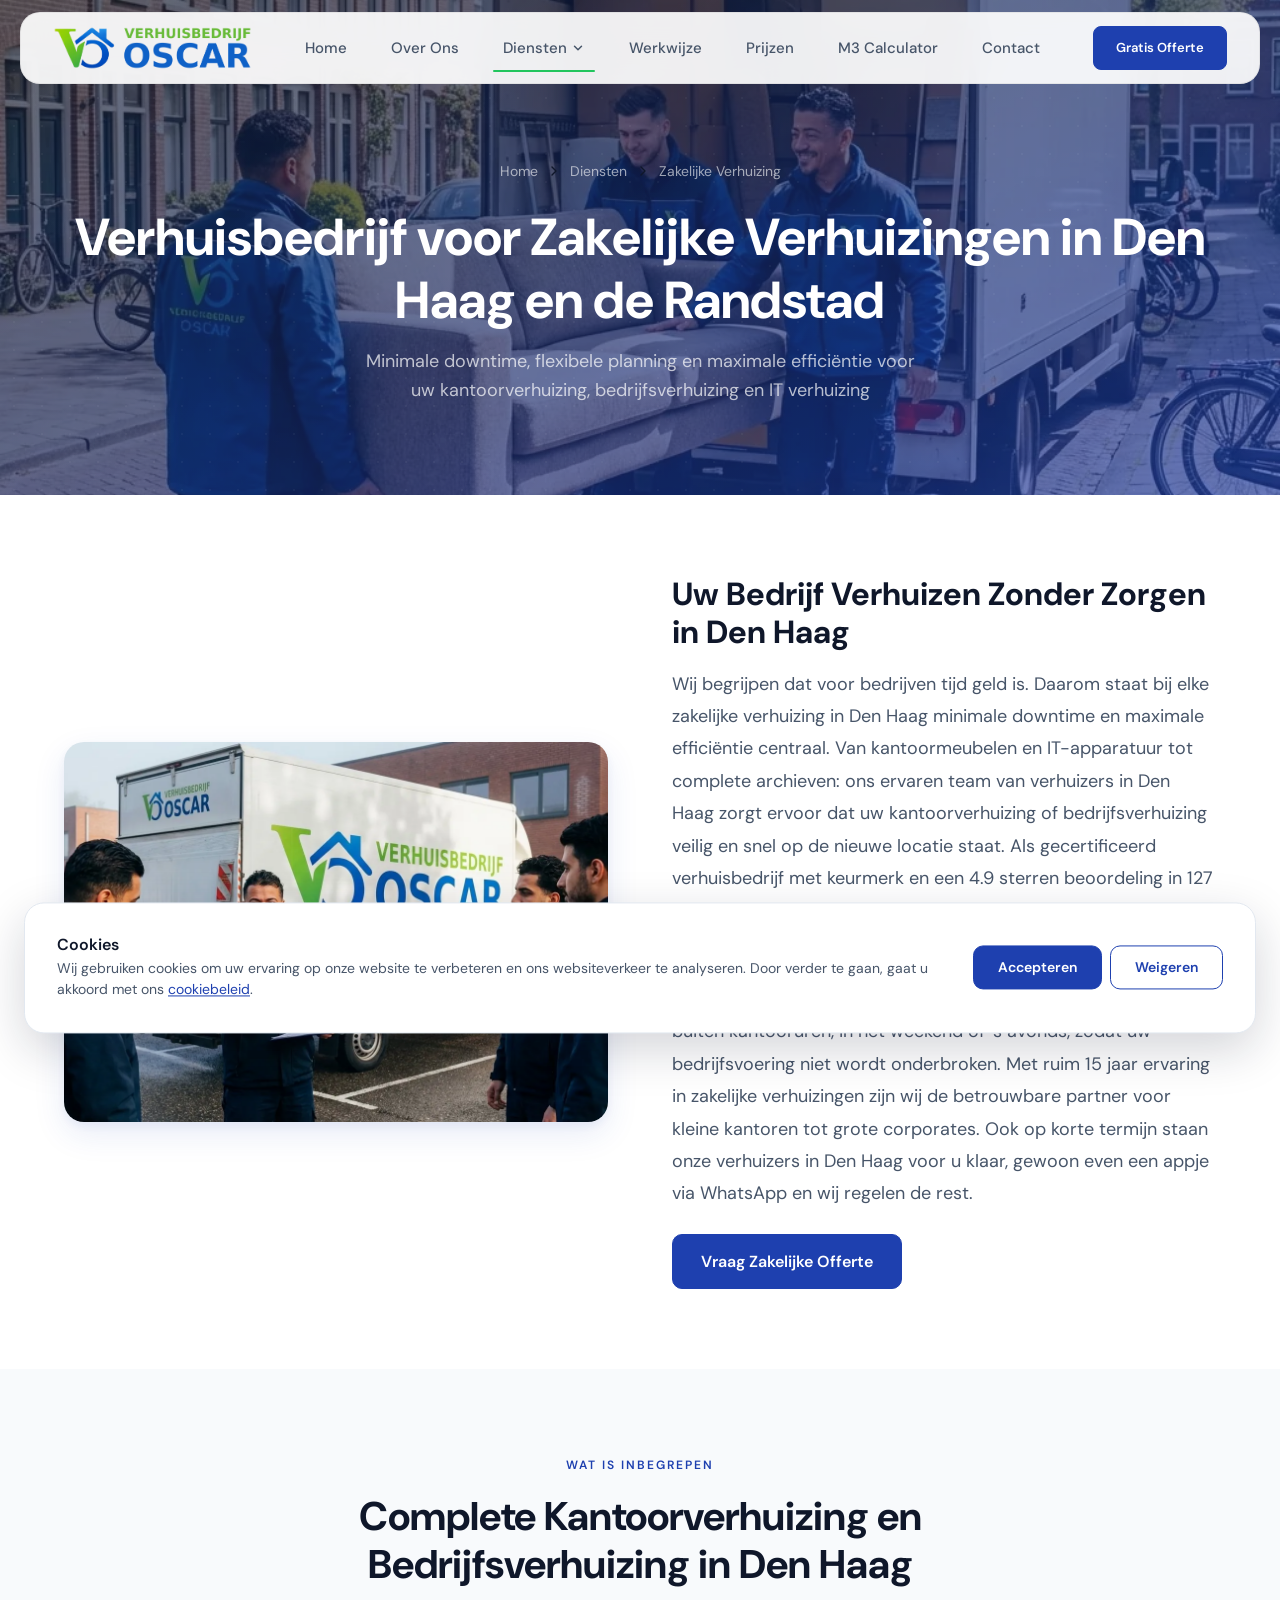
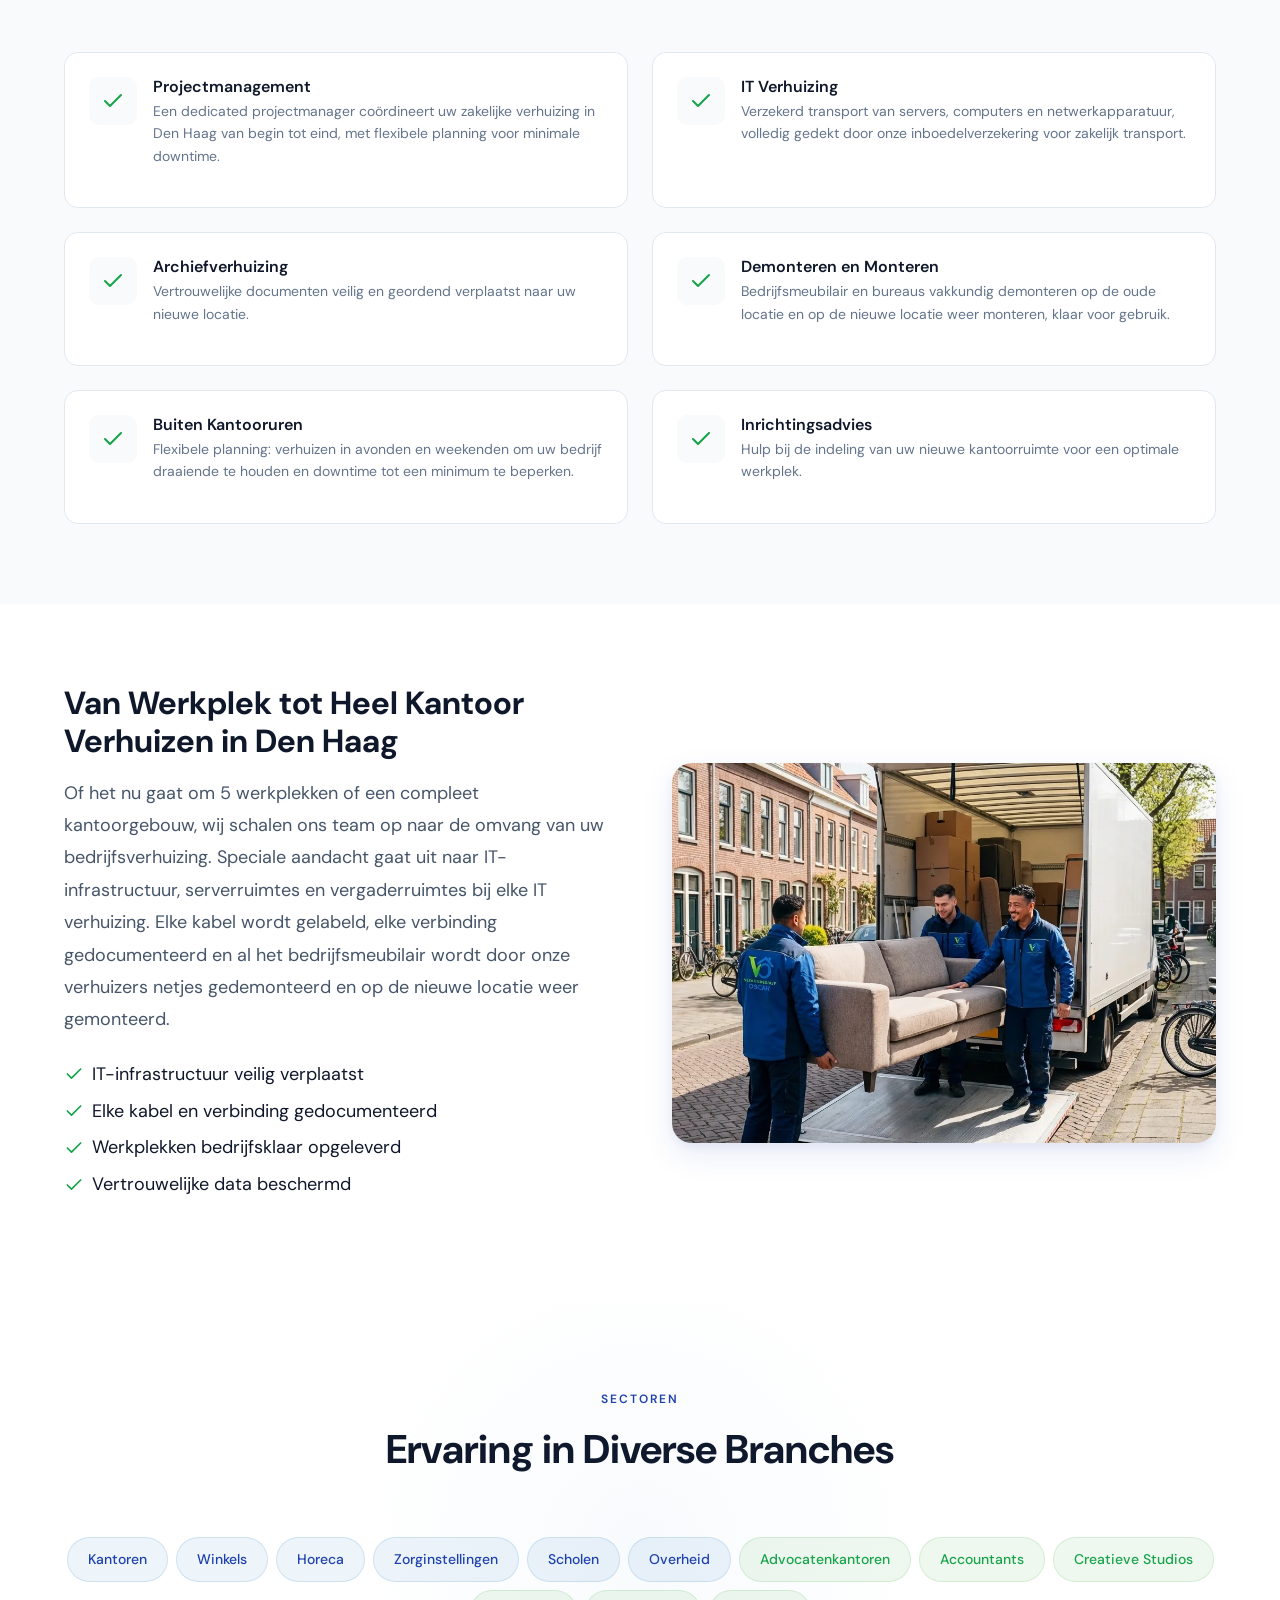
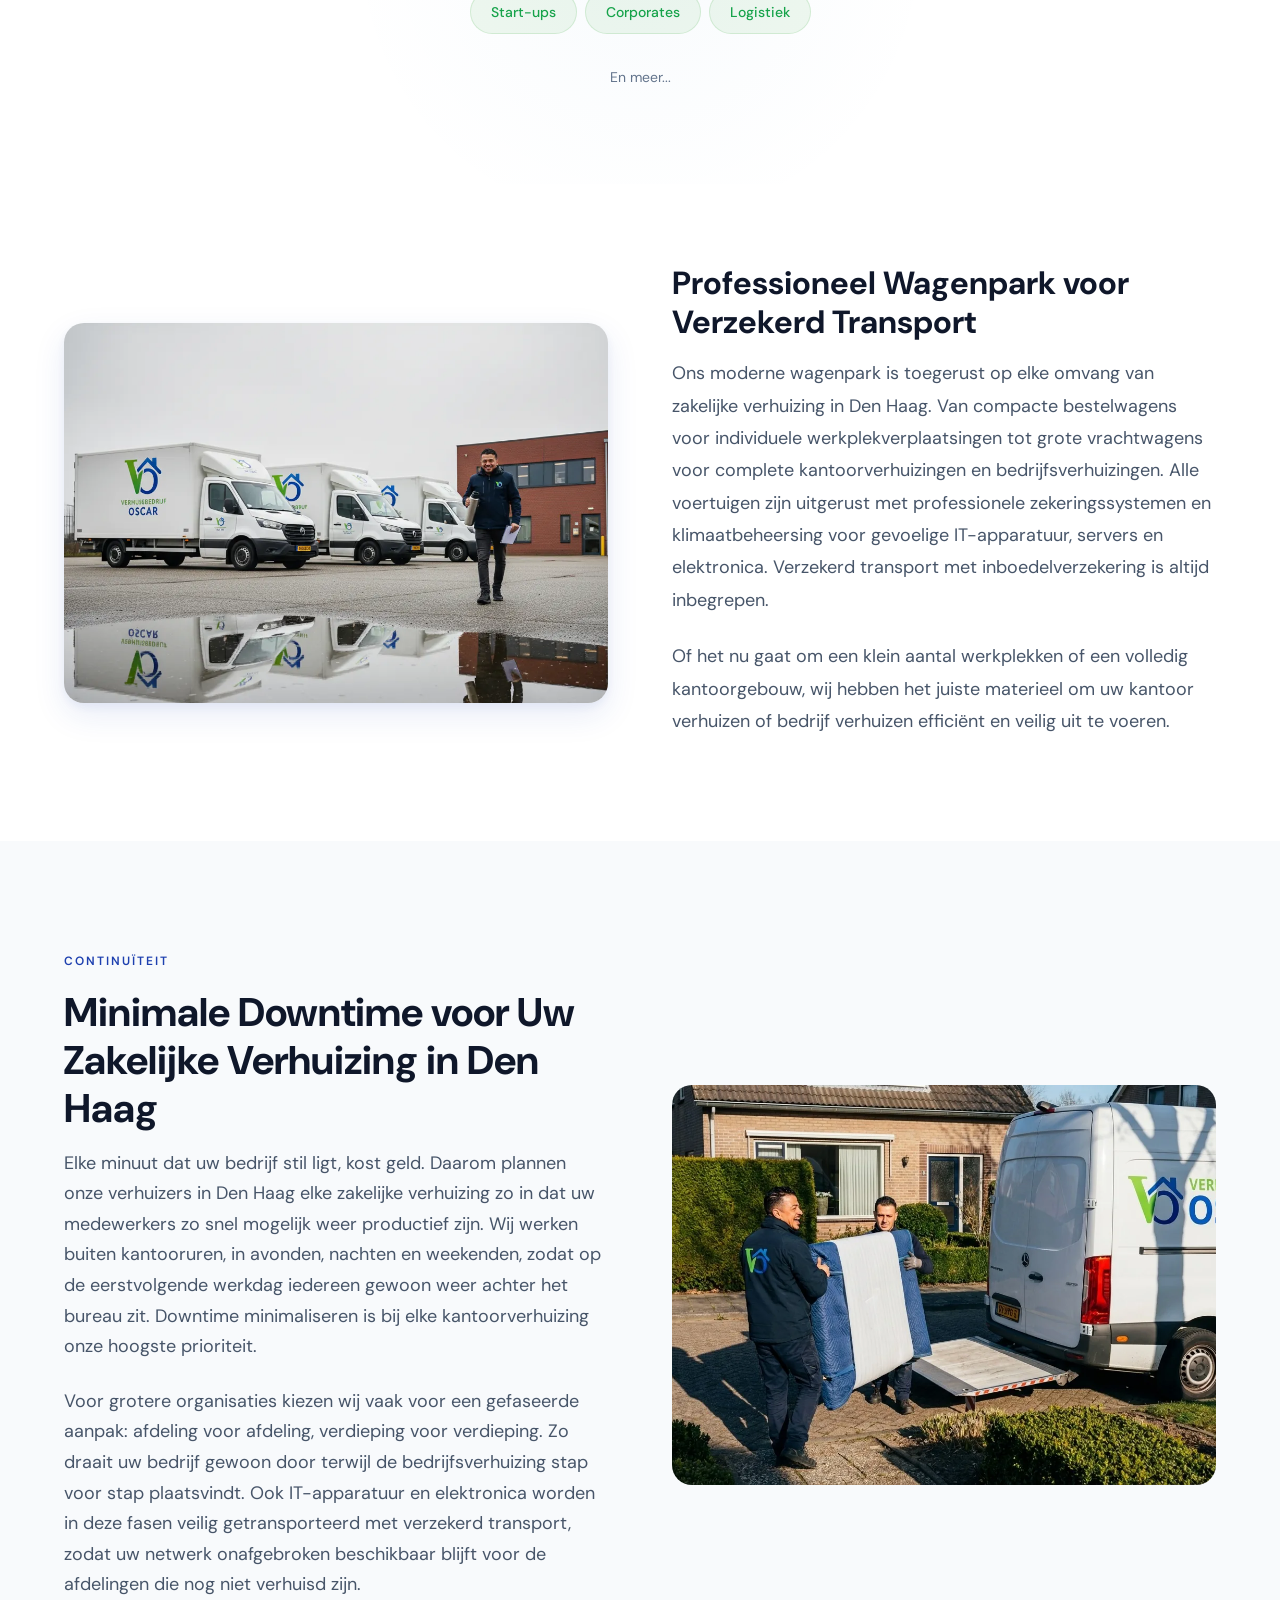
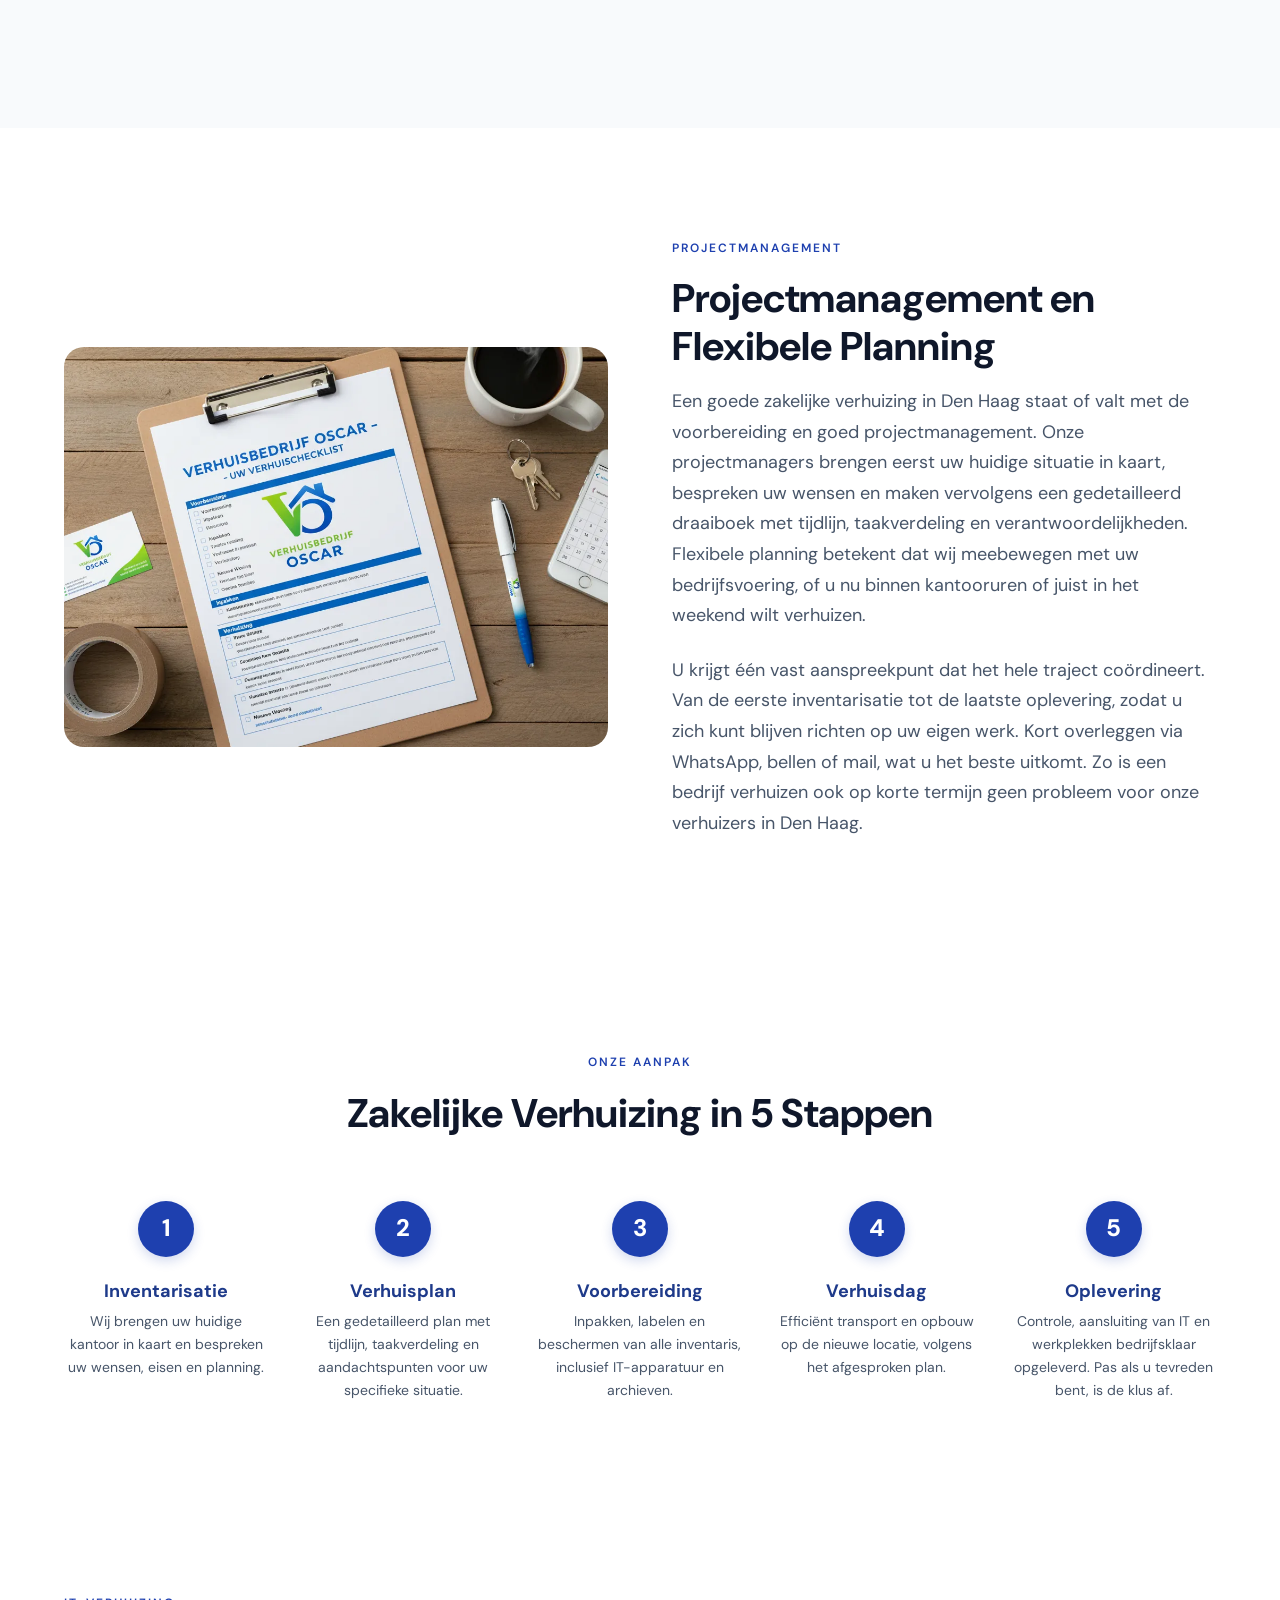
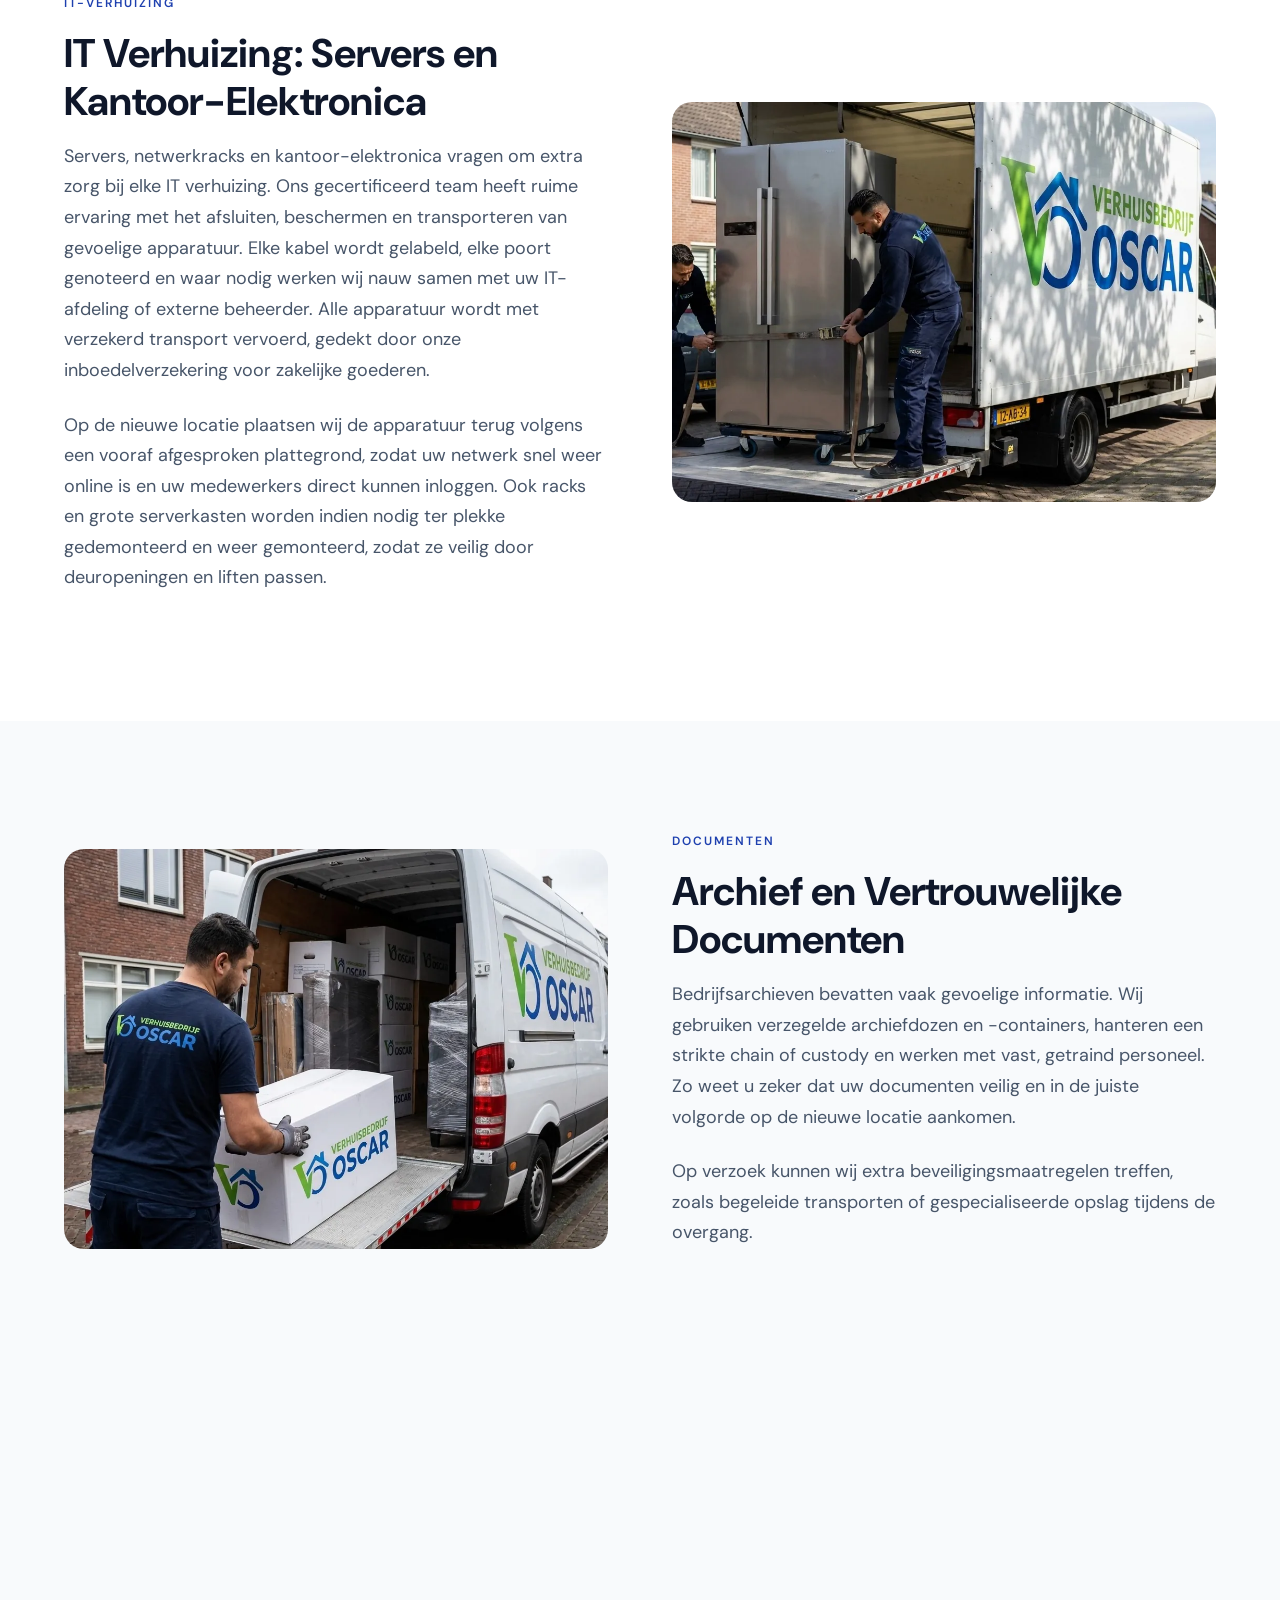
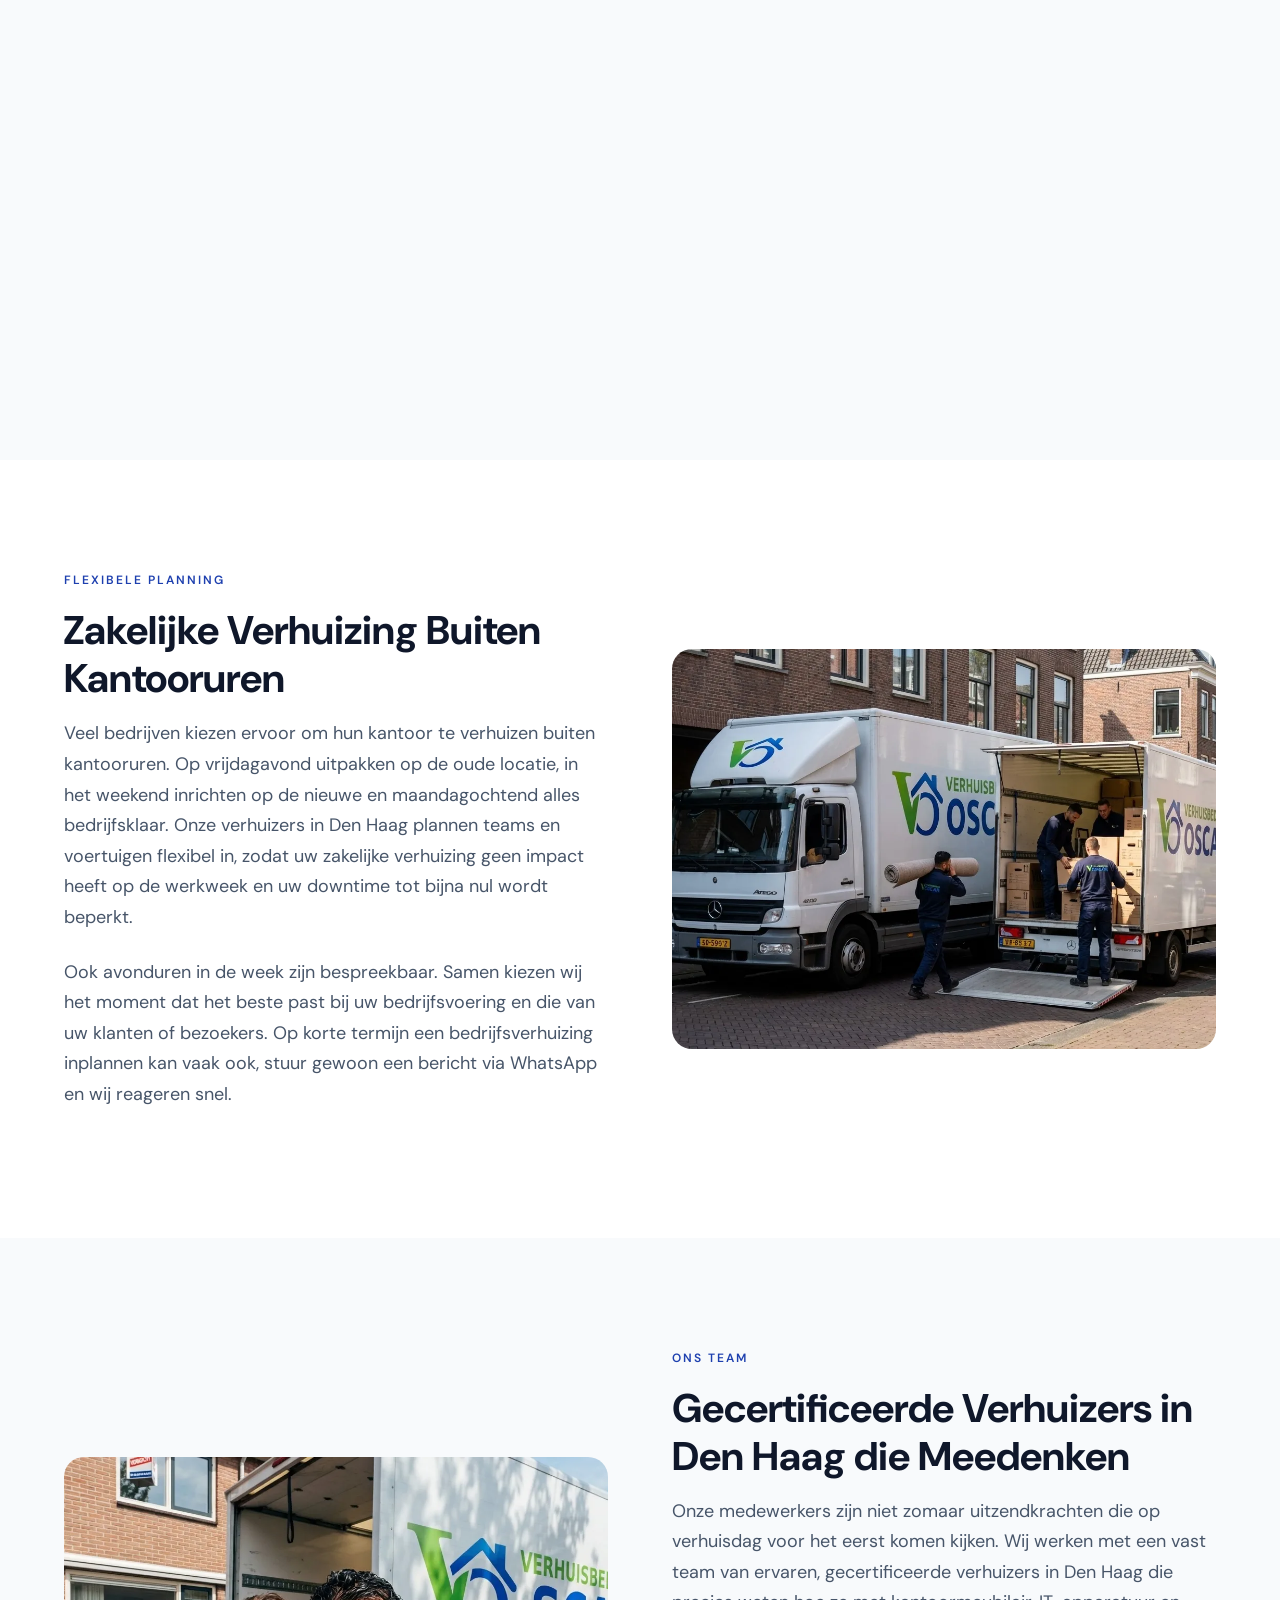
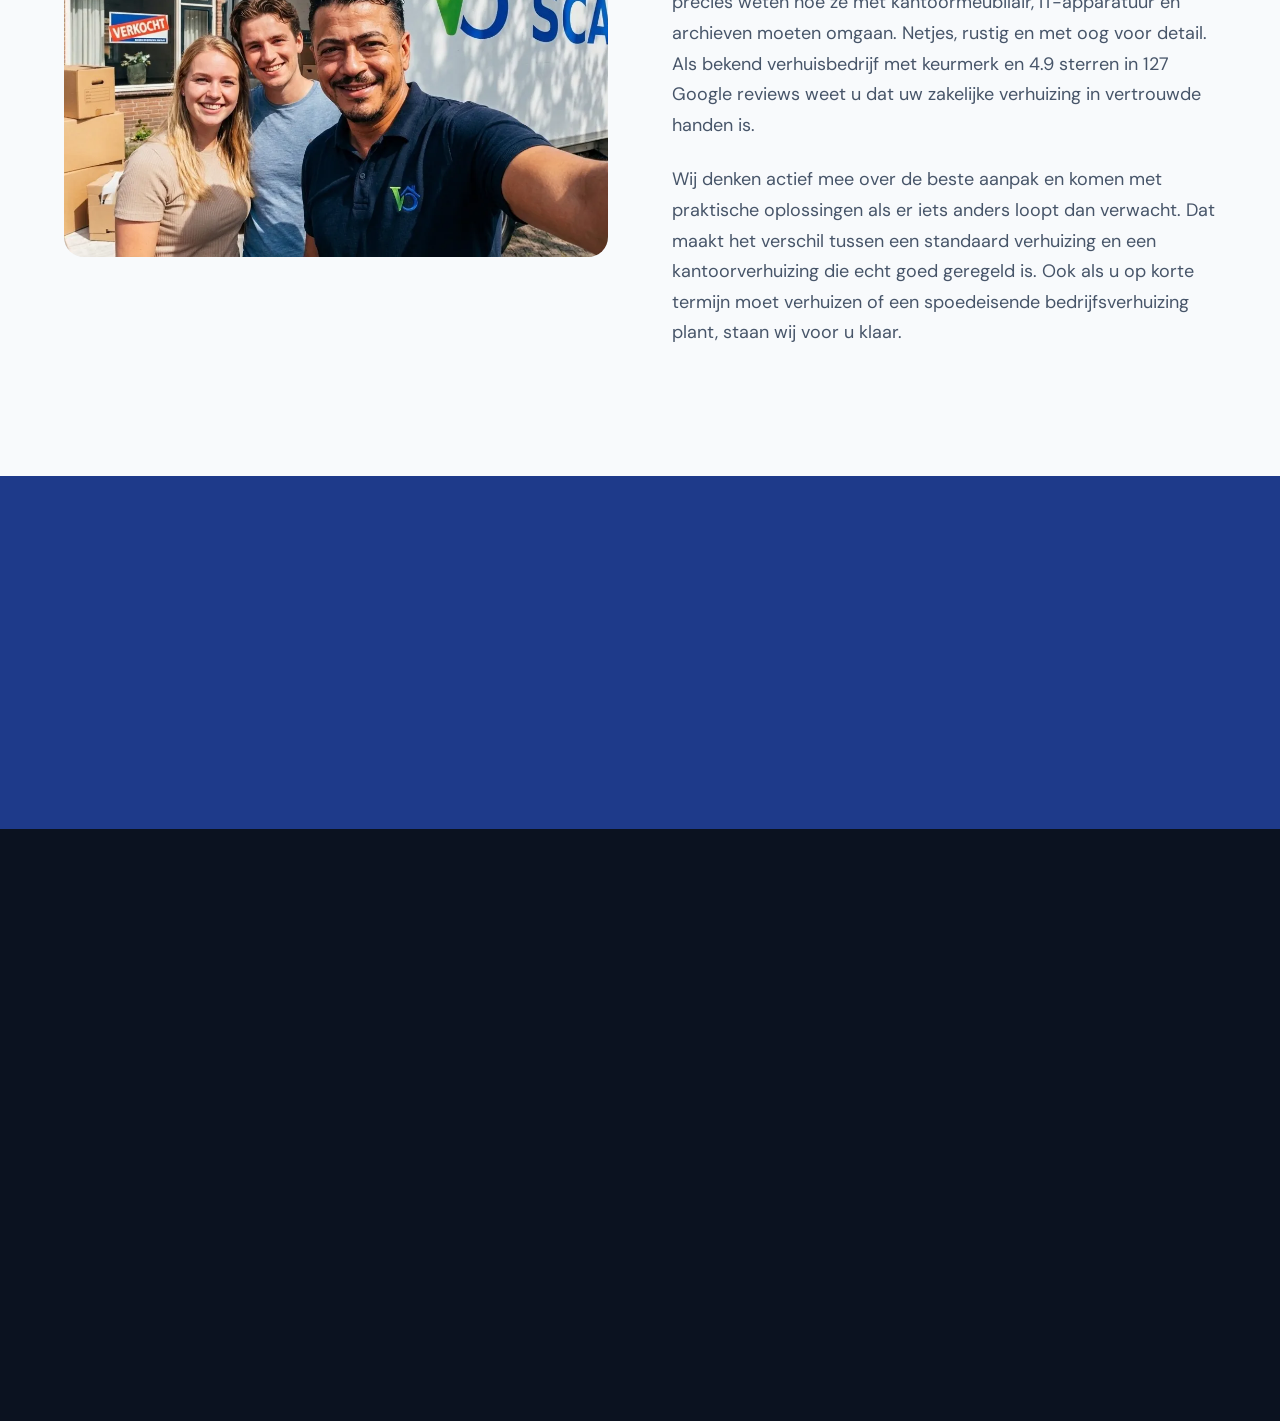
<file: zakelijke-verhuizing.html>
<!DOCTYPE html>
<html lang="nl">
<head>
    <meta charset="UTF-8">
    <meta name="viewport" content="width=device-width, initial-scale=1, viewport-fit=cover">
    <title>Zakelijke Verhuizing Den Haag | Kantoor Verhuizen | Oscar</title>
    <meta name="description" content="Verhuisbedrijf Den Haag voor zakelijke verhuizing en kantoorverhuizing. Minimale downtime, IT-verhuizing, buiten kantooruren. Gratis offerte.">
    <meta name="author" content="Verhuisbedrijf Oscar">
    <meta name="robots" content="index, follow">
    <link rel="canonical" href="https://verhuisbedrijfoscar.nl/zakelijke-verhuizing">

    <!-- Open Graph -->
    <meta property="og:type" content="website">
    <meta property="og:title" content="Zakelijke Verhuizing Den Haag | Verhuisbedrijf Oscar">
    <meta property="og:description" content="Professionele zakelijke verhuizing in Den Haag en de Randstad. Minimale downtime, IT-verhuizing, buiten kantooruren mogelijk.">
    <meta property="og:url" content="https://verhuisbedrijfoscar.nl/zakelijke-verhuizing">
    <meta property="og:site_name" content="Verhuisbedrijf Oscar">
    <meta property="og:locale" content="nl_NL">
    <meta property="og:image" content="https://verhuisbedrijfoscar.nl/images/og-image.jpg">
    <meta property="og:image:width" content="1200">
    <meta property="og:image:height" content="630">

    <!-- Twitter Card -->
    <meta name="twitter:card" content="summary_large_image">
    <meta name="twitter:title" content="Zakelijke Verhuizing Den Haag | Verhuisbedrijf Oscar">
    <meta name="twitter:description" content="Professionele zakelijke verhuizing in Den Haag en de Randstad. Minimale downtime, IT-verhuizing, buiten kantooruren mogelijk.">
    <meta name="twitter:image" content="https://verhuisbedrijfoscar.nl/images/og-image.jpg">

    <!-- Favicon -->
    <link rel="icon" href="/images/favicon.ico" sizes="any">
    <link rel="icon" type="image/png" sizes="16x16" href="/images/favicon-16x16.png">
    <link rel="icon" type="image/png" sizes="32x32" href="/images/favicon-32x32.png">
    <link rel="apple-touch-icon" sizes="180x180" href="/images/apple-touch-icon.png">
    <link rel="manifest" href="/manifest.json">
    <meta name="theme-color" content="#1B75BB">

    <!-- Google Fonts -->
    <link rel="preconnect" href="https://fonts.googleapis.com">
    <link rel="preconnect" href="https://fonts.gstatic.com" crossorigin>
    <link href="https://fonts.googleapis.com/css2?family=DM+Sans:ital,opsz,wght@0,9..40,100..1000;1,9..40,100..1000&display=swap" rel="stylesheet">

    <!-- LCP hero image preload -->
    <link rel="preload" as="image" href="/images/fotos/37-team-loading-truck.webp" fetchpriority="high">

    <!-- Main Stylesheet -->
    <link rel="stylesheet" href="/css/style.css">

    <!-- Schema.org -->
    <script type="application/ld+json">
    {
        "@context": "https://schema.org",
        "@type": "Service",
        "name": "Zakelijke Verhuizing",
        "description": "Professionele zakelijke verhuizing in Den Haag en de Randstad. Kantoorverhuizing, bedrijfsverhuizing en IT-verhuizing met minimale downtime.",
        "provider": {
            "@type": "MovingCompany",
            "name": "Verhuisbedrijf Oscar",
            "telephone": "+31618963271",
            "email": "info@verhuisbedrijfoscar.nl",
            "url": "https://verhuisbedrijfoscar.nl",
            "address": {
                "@type": "PostalAddress",
                "streetAddress": "Binckhorstlaan 50",
                "postalCode": "2516 BD",
                "addressLocality": "Den Haag",
                "addressCountry": "NL"
            }
        },
        "areaServed": [
            {"@type": "City", "name": "Den Haag"},
            {"@type": "Place", "name": "Randstad"}
        ],
        "serviceType": "Zakelijke Verhuizing"
    }
    </script>
    <script type="application/ld+json">
    {
        "@context": "https://schema.org",
        "@type": "BreadcrumbList",
        "itemListElement": [
            {
                "@type": "ListItem",
                "position": 1,
                "name": "Home",
                "item": "https://verhuisbedrijfoscar.nl"
            },
            {
                "@type": "ListItem",
                "position": 2,
                "name": "Diensten",
                "item": "https://verhuisbedrijfoscar.nl/#diensten"
            },
            {
                "@type": "ListItem",
                "position": 3,
                "name": "Zakelijke Verhuizing",
                "item": "https://verhuisbedrijfoscar.nl/zakelijke-verhuizing"
            }
        ]
    }
    </script>
</head>
<body>

    <!-- Skip to main content (WCAG 2.4.1 Bypass Blocks) -->
    <a href="#main-content" class="skip-link">Direct naar hoofdinhoud</a>

    <!-- Cookie Banner -->
    <div id="cookie-banner" class="cookie-banner" role="dialog" aria-label="Cookiemelding" aria-hidden="false">
        <div class="cookie-banner__text">
            <h4>Cookies</h4>
            <p>Wij gebruiken cookies om uw ervaring op onze website te verbeteren en ons websiteverkeer te analyseren. Door verder te gaan, gaat u akkoord met ons <a href="/privacy">cookiebeleid</a>.</p>
        </div>
        <div class="cookie-banner__actions">
            <button class="btn btn-primary" id="cookie-accept" type="button">Accepteren</button>
            <button class="btn btn-outline" id="cookie-reject" type="button">Weigeren</button>
        </div>
    </div>

    <!-- Header -->
    <header class="header" id="header" role="banner">
        <div class="header__inner">
            <a href="/" class="header__logo" aria-label="Verhuisbedrijf Oscar - Terug naar homepagina">
                <img src="/images/logo-horizontaal.png" alt="Verhuisbedrijf Oscar" width="200" height="52">
            </a>

            <nav class="header__nav" aria-label="Hoofdnavigatie">
                <a href="/" class="header__nav-link">Home</a>
                <a href="/over-ons" class="header__nav-link">Over Ons</a>
                <div class="header__nav-dropdown">
                    <button type="button" class="header__nav-link--has-dropdown active" aria-expanded="false" aria-haspopup="true">
                        Diensten
                        <svg class="dropdown-chevron" xmlns="http://www.w3.org/2000/svg" width="14" height="14" viewBox="0 0 24 24" fill="none" stroke="currentColor" stroke-width="2.5" stroke-linecap="round" stroke-linejoin="round" aria-hidden="true"><polyline points="6 9 12 15 18 9"/></svg>
                    </button>
                    <div class="header__dropdown-menu">
                        <a href="/particuliere-verhuizing" class="header__dropdown-link">
                            <div class="dropdown-icon"><svg xmlns="http://www.w3.org/2000/svg" width="20" height="20" viewBox="0 0 24 24" fill="none" stroke="currentColor" stroke-width="1.5" stroke-linecap="round" stroke-linejoin="round" aria-hidden="true"><path d="M3 9l9-7 9 7v11a2 2 0 0 1-2 2H5a2 2 0 0 1-2-2z"/><polyline points="9 22 9 12 15 12 15 22"/></svg></div>
                            <div class="header__dropdown-link-text"><span>Particuliere Verhuizing</span><small>Woning- en inboedelverhuizing</small></div>
                        </a>
                        <a href="/zakelijke-verhuizing" class="header__dropdown-link">
                            <div class="dropdown-icon"><svg xmlns="http://www.w3.org/2000/svg" width="20" height="20" viewBox="0 0 24 24" fill="none" stroke="currentColor" stroke-width="1.5" stroke-linecap="round" stroke-linejoin="round" aria-hidden="true"><rect x="4" y="2" width="16" height="20" rx="2" ry="2"/><line x1="8" y1="6" x2="16" y2="6"/><line x1="8" y1="10" x2="16" y2="10"/><line x1="8" y1="14" x2="12" y2="14"/></svg></div>
                            <div class="header__dropdown-link-text"><span>Zakelijke Verhuizing</span><small>Kantoor- en bedrijfsverhuizing</small></div>
                        </a>
                        <a href="/spoedverhuizing" class="header__dropdown-link">
                            <div class="dropdown-icon"><svg xmlns="http://www.w3.org/2000/svg" width="20" height="20" viewBox="0 0 24 24" fill="none" stroke="currentColor" stroke-width="1.5" stroke-linecap="round" stroke-linejoin="round" aria-hidden="true"><circle cx="12" cy="12" r="10"/><polyline points="12 6 12 12 16 14"/></svg></div>
                            <div class="header__dropdown-link-text"><span>Spoedverhuizing</span><small>Snel en flexibel verhuizen</small></div>
                        </a>
                    </div>
                </div>
                <a href="/werkwijze" class="header__nav-link">Werkwijze</a>
                <a href="/prijs" class="header__nav-link">Prijzen</a>
                <a href="/m3-calculator" class="header__nav-link">M3 Calculator</a>
                <a href="/contact" class="header__nav-link">Contact</a>
            </nav>
            <div class="header__cta"><a href="/contact" class="btn btn-primary">Gratis Offerte</a></div>
            <div class="header__hamburger" id="hamburger-btn" role="button" tabindex="0" aria-label="Menu openen" aria-expanded="false" aria-controls="mobile-nav"><span></span><span></span><span></span></div>
        </div>
        <div class="mobile-nav" id="mobile-nav" aria-hidden="true" role="dialog" aria-label="Mobiel navigatiemenu">
            <a href="/" class="mobile-nav__link">Home</a>
            <a href="/over-ons" class="mobile-nav__link">Over Ons</a>
            <div class="mobile-nav__group">
                <span class="mobile-nav__group-title">Diensten</span>
                <a href="/particuliere-verhuizing" class="mobile-nav__link mobile-nav__link--sub">Particuliere Verhuizing</a>
                <a href="/zakelijke-verhuizing" class="mobile-nav__link mobile-nav__link--sub">Zakelijke Verhuizing</a>
                <a href="/spoedverhuizing" class="mobile-nav__link mobile-nav__link--sub">Spoedverhuizing</a>
            </div>
            <a href="/werkwijze" class="mobile-nav__link">Werkwijze</a>
            <a href="/prijs" class="mobile-nav__link">Prijzen</a>
            <a href="/m3-calculator" class="mobile-nav__link">M3 Calculator</a>
            <a href="/contact" class="mobile-nav__link">Contact</a>
            <div class="mobile-nav__cta">
                <a href="/contact" class="btn btn-primary btn-large">Gratis Offerte Aanvragen</a>
                <a href="tel:0618963271" class="mobile-nav__phone"><svg xmlns="http://www.w3.org/2000/svg" width="20" height="20" viewBox="0 0 24 24" fill="none" stroke="currentColor" stroke-width="2" stroke-linecap="round" stroke-linejoin="round" aria-hidden="true"><path d="M22 16.92v3a2 2 0 0 1-2.18 2 19.79 19.79 0 0 1-8.63-3.07 19.5 19.5 0 0 1-6-6 19.79 19.79 0 0 1-3.07-8.67A2 2 0 0 1 4.11 2h3a2 2 0 0 1 2 1.72 12.84 12.84 0 0 0 .7 2.81 2 2 0 0 1-.45 2.11L8.09 9.91a16 16 0 0 0 6 6l1.27-1.27a2 2 0 0 1 2.11-.45 12.84 12.84 0 0 0 2.81.7A2 2 0 0 1 22 16.92z"/></svg>06-18963271</a>
            </div>
        </div>
    </header>

    <main id="main-content" tabindex="-1">

        <!-- Page Hero -->
        <section class="page-hero" aria-labelledby="page-hero-heading" style="--hero-bg: url('/images/fotos/37-team-loading-truck.webp')">
            <div class="container">
                <div class="page-hero__content">
                    <nav class="page-hero__breadcrumb" aria-label="Breadcrumb">
                        <a href="/">Home</a>
                        <svg width="16" height="16" viewBox="0 0 24 24" fill="none" stroke="currentColor" stroke-width="2" stroke-linecap="round" stroke-linejoin="round" aria-hidden="true"><polyline points="9 18 15 12 9 6"/></svg>
                        <span>Diensten</span>
                        <svg width="16" height="16" viewBox="0 0 24 24" fill="none" stroke="currentColor" stroke-width="2" stroke-linecap="round" stroke-linejoin="round" aria-hidden="true"><polyline points="9 18 15 12 9 6"/></svg>
                        <span>Zakelijke Verhuizing</span>
                    </nav>
                    <h1 id="page-hero-heading">Verhuisbedrijf voor Zakelijke Verhuizingen in Den Haag en de Randstad</h1>
                    <p>Minimale downtime, flexibele planning en maximale effici&#235;ntie voor uw kantoorverhuizing, bedrijfsverhuizing en IT verhuizing</p>
                </div>
            </div>
        </section>

        <!-- Intro Block: Photo LEFT, Content RIGHT -->
        <section class="section-padding" aria-labelledby="intro-heading">
            <div class="container">
                <div class="dienst-block">
                    <div class="dienst-block__image">
                        <img src="/images/fotos/24-oscar-team-briefing.webp" alt="Kantoorverhuizing door Verhuisbedrijf Oscar" width="600" height="380">
                    </div>
                    <div class="dienst-block__content">
                        <h2 id="intro-heading">Uw Bedrijf Verhuizen Zonder Zorgen in Den Haag</h2>
                        <p>Wij begrijpen dat voor bedrijven tijd geld is. Daarom staat bij elke zakelijke verhuizing in Den Haag minimale downtime en maximale effici&#235;ntie centraal. Van kantoormeubelen en IT-apparatuur tot complete archieven: ons ervaren team van verhuizers in Den Haag zorgt ervoor dat uw kantoorverhuizing of bedrijfsverhuizing veilig en snel op de nieuwe locatie staat. Als gecertificeerd verhuisbedrijf met keurmerk en een 4.9 sterren beoordeling in 127 reviews bent u bij ons in goede handen.</p>
                        <p>Dankzij zorgvuldige projectmanagement, flexibele planning en een flexibel team kunnen wij uw kantoor verhuizen of bedrijf verhuizen buiten kantooruren, in het weekend of 's avonds, zodat uw bedrijfsvoering niet wordt onderbroken. Met ruim 15 jaar ervaring in zakelijke verhuizingen zijn wij de betrouwbare partner voor kleine kantoren tot grote corporates. Ook op korte termijn staan onze verhuizers in Den Haag voor u klaar, gewoon even een appje via WhatsApp en wij regelen de rest.</p>
                        <a href="/contact" class="btn btn-primary">Vraag Zakelijke Offerte</a>
                    </div>
                </div>
            </div>
        </section>

        <!-- What's Included -->
        <section class="section-padding bg-light" aria-labelledby="features-heading">
            <div class="container">
                <div class="section-header">
                    <span class="section-tag">Wat Is Inbegrepen</span>
                    <h2 id="features-heading">Complete Kantoorverhuizing en Bedrijfsverhuizing in Den Haag</h2>
                </div>

                <div class="features-grid">
                    <div class="feature-item">
                        <div class="feature-item__icon">
                            <svg xmlns="http://www.w3.org/2000/svg" width="24" height="24" viewBox="0 0 24 24" fill="none" stroke="currentColor" stroke-width="2" stroke-linecap="round" stroke-linejoin="round" aria-hidden="true"><polyline points="20 6 9 17 4 12"/></svg>
                        </div>
                        <div class="feature-item__text">
                            <h4>Projectmanagement</h4>
                            <p>Een dedicated projectmanager co&#246;rdineert uw zakelijke verhuizing in Den Haag van begin tot eind, met flexibele planning voor minimale downtime.</p>
                        </div>
                    </div>
                    <div class="feature-item">
                        <div class="feature-item__icon">
                            <svg xmlns="http://www.w3.org/2000/svg" width="24" height="24" viewBox="0 0 24 24" fill="none" stroke="currentColor" stroke-width="2" stroke-linecap="round" stroke-linejoin="round" aria-hidden="true"><polyline points="20 6 9 17 4 12"/></svg>
                        </div>
                        <div class="feature-item__text">
                            <h4>IT Verhuizing</h4>
                            <p>Verzekerd transport van servers, computers en netwerkapparatuur, volledig gedekt door onze inboedelverzekering voor zakelijk transport.</p>
                        </div>
                    </div>
                    <div class="feature-item">
                        <div class="feature-item__icon">
                            <svg xmlns="http://www.w3.org/2000/svg" width="24" height="24" viewBox="0 0 24 24" fill="none" stroke="currentColor" stroke-width="2" stroke-linecap="round" stroke-linejoin="round" aria-hidden="true"><polyline points="20 6 9 17 4 12"/></svg>
                        </div>
                        <div class="feature-item__text">
                            <h4>Archiefverhuizing</h4>
                            <p>Vertrouwelijke documenten veilig en geordend verplaatst naar uw nieuwe locatie.</p>
                        </div>
                    </div>
                    <div class="feature-item">
                        <div class="feature-item__icon">
                            <svg xmlns="http://www.w3.org/2000/svg" width="24" height="24" viewBox="0 0 24 24" fill="none" stroke="currentColor" stroke-width="2" stroke-linecap="round" stroke-linejoin="round" aria-hidden="true"><polyline points="20 6 9 17 4 12"/></svg>
                        </div>
                        <div class="feature-item__text">
                            <h4>Demonteren en Monteren</h4>
                            <p>Bedrijfsmeubilair en bureaus vakkundig demonteren op de oude locatie en op de nieuwe locatie weer monteren, klaar voor gebruik.</p>
                        </div>
                    </div>
                    <div class="feature-item">
                        <div class="feature-item__icon">
                            <svg xmlns="http://www.w3.org/2000/svg" width="24" height="24" viewBox="0 0 24 24" fill="none" stroke="currentColor" stroke-width="2" stroke-linecap="round" stroke-linejoin="round" aria-hidden="true"><polyline points="20 6 9 17 4 12"/></svg>
                        </div>
                        <div class="feature-item__text">
                            <h4>Buiten Kantooruren</h4>
                            <p>Flexibele planning: verhuizen in avonden en weekenden om uw bedrijf draaiende te houden en downtime tot een minimum te beperken.</p>
                        </div>
                    </div>
                    <div class="feature-item">
                        <div class="feature-item__icon">
                            <svg xmlns="http://www.w3.org/2000/svg" width="24" height="24" viewBox="0 0 24 24" fill="none" stroke="currentColor" stroke-width="2" stroke-linecap="round" stroke-linejoin="round" aria-hidden="true"><polyline points="20 6 9 17 4 12"/></svg>
                        </div>
                        <div class="feature-item__text">
                            <h4>Inrichtingsadvies</h4>
                            <p>Hulp bij de indeling van uw nieuwe kantoorruimte voor een optimale werkplek.</p>
                        </div>
                    </div>
                </div>
            </div>
        </section>

        <!-- Second Block: Content LEFT, Photo RIGHT (reversed) -->
        <section class="section-padding" aria-labelledby="werkplek-heading">
            <div class="container">
                <div class="dienst-block dienst-block--reversed">
                    <div class="dienst-block__image">
                        <img src="/images/fotos/37-team-loading-truck.webp" alt="Verhuizers verplaatsen kantoorinventaris" width="600" height="380" loading="lazy" decoding="async">
                    </div>
                    <div class="dienst-block__content">
                        <h2 id="werkplek-heading">Van Werkplek tot Heel Kantoor Verhuizen in Den Haag</h2>
                        <p>Of het nu gaat om 5 werkplekken of een compleet kantoorgebouw, wij schalen ons team op naar de omvang van uw bedrijfsverhuizing. Speciale aandacht gaat uit naar IT-infrastructuur, serverruimtes en vergaderruimtes bij elke IT verhuizing. Elke kabel wordt gelabeld, elke verbinding gedocumenteerd en al het bedrijfsmeubilair wordt door onze verhuizers netjes gedemonteerd en op de nieuwe locatie weer gemonteerd.</p>
                        <ul class="dienst-block__checklist">
                            <li>
                                <svg xmlns="http://www.w3.org/2000/svg" width="20" height="20" viewBox="0 0 24 24" fill="none" stroke="currentColor" stroke-width="2" stroke-linecap="round" stroke-linejoin="round" aria-hidden="true"><polyline points="20 6 9 17 4 12"/></svg>
                                IT-infrastructuur veilig verplaatst
                            </li>
                            <li>
                                <svg xmlns="http://www.w3.org/2000/svg" width="20" height="20" viewBox="0 0 24 24" fill="none" stroke="currentColor" stroke-width="2" stroke-linecap="round" stroke-linejoin="round" aria-hidden="true"><polyline points="20 6 9 17 4 12"/></svg>
                                Elke kabel en verbinding gedocumenteerd
                            </li>
                            <li>
                                <svg xmlns="http://www.w3.org/2000/svg" width="20" height="20" viewBox="0 0 24 24" fill="none" stroke="currentColor" stroke-width="2" stroke-linecap="round" stroke-linejoin="round" aria-hidden="true"><polyline points="20 6 9 17 4 12"/></svg>
                                Werkplekken bedrijfsklaar opgeleverd
                            </li>
                            <li>
                                <svg xmlns="http://www.w3.org/2000/svg" width="20" height="20" viewBox="0 0 24 24" fill="none" stroke="currentColor" stroke-width="2" stroke-linecap="round" stroke-linejoin="round" aria-hidden="true"><polyline points="20 6 9 17 4 12"/></svg>
                                Vertrouwelijke data beschermd
                            </li>
                        </ul>
                    </div>
                </div>
            </div>
        </section>

        <!-- Industries Section -->
        <section class="coverage section-padding" aria-labelledby="sectoren-heading">
            <div class="container">
                <div class="section-header">
                    <span class="section-tag">Sectoren</span>
                    <h2 id="sectoren-heading">Ervaring in Diverse Branches</h2>
                </div>

                <div class="coverage__grid">
                    <span class="coverage__tag coverage__tag--randstad">Kantoren</span>
                    <span class="coverage__tag coverage__tag--randstad">Winkels</span>
                    <span class="coverage__tag coverage__tag--randstad">Horeca</span>
                    <span class="coverage__tag coverage__tag--randstad">Zorginstellingen</span>
                    <span class="coverage__tag coverage__tag--randstad">Scholen</span>
                    <span class="coverage__tag coverage__tag--randstad">Overheid</span>
                    <span class="coverage__tag coverage__tag--other">Advocatenkantoren</span>
                    <span class="coverage__tag coverage__tag--other">Accountants</span>
                    <span class="coverage__tag coverage__tag--other">Creatieve Studios</span>
                    <span class="coverage__tag coverage__tag--other">Start-ups</span>
                    <span class="coverage__tag coverage__tag--other">Corporates</span>
                    <span class="coverage__tag coverage__tag--other">Logistiek</span>
                </div>
                <p class="coverage__note">En meer...</p>
            </div>
        </section>

        <!-- Third Block: Photo LEFT, Content RIGHT -->
        <section class="section-padding" aria-labelledby="wagenpark-heading">
            <div class="container">
                <div class="dienst-block">
                    <div class="dienst-block__image">
                        <img src="/images/fotos/33-depot-fleet.webp" alt="Wagenpark van Verhuisbedrijf Oscar" width="600" height="380" loading="lazy" decoding="async">
                    </div>
                    <div class="dienst-block__content">
                        <h2 id="wagenpark-heading">Professioneel Wagenpark voor Verzekerd Transport</h2>
                        <p>Ons moderne wagenpark is toegerust op elke omvang van zakelijke verhuizing in Den Haag. Van compacte bestelwagens voor individuele werkplekverplaatsingen tot grote vrachtwagens voor complete kantoorverhuizingen en bedrijfsverhuizingen. Alle voertuigen zijn uitgerust met professionele zekeringssystemen en klimaatbeheersing voor gevoelige IT-apparatuur, servers en elektronica. Verzekerd transport met inboedelverzekering is altijd inbegrepen.</p>
                        <p>Of het nu gaat om een klein aantal werkplekken of een volledig kantoorgebouw, wij hebben het juiste materieel om uw kantoor verhuizen of bedrijf verhuizen effici&#235;nt en veilig uit te voeren.</p>
                    </div>
                </div>
            </div>
        </section>

        <!-- Block 4: Photo RIGHT (reversed) - Downtime -->
        <section class="section-padding bg-light" aria-labelledby="downtime-heading">
            <div class="container">
                <div class="about-block about-block--reversed">
                    <div class="about-block__image">
                        <img src="/images/fotos/25-oscar-draagt-tv-buiten.webp" alt="Oscar draagt apparatuur naar buiten voor minimale downtime" width="600" height="400" loading="lazy" decoding="async">
                    </div>
                    <div class="about-block__content">
                        <span class="section-tag">Continu&#239;teit</span>
                        <h2 id="downtime-heading">Minimale Downtime voor Uw Zakelijke Verhuizing in Den Haag</h2>
                        <p>Elke minuut dat uw bedrijf stil ligt, kost geld. Daarom plannen onze verhuizers in Den Haag elke zakelijke verhuizing zo in dat uw medewerkers zo snel mogelijk weer productief zijn. Wij werken buiten kantooruren, in avonden, nachten en weekenden, zodat op de eerstvolgende werkdag iedereen gewoon weer achter het bureau zit. Downtime minimaliseren is bij elke kantoorverhuizing onze hoogste prioriteit.</p>
                        <p>Voor grotere organisaties kiezen wij vaak voor een gefaseerde aanpak: afdeling voor afdeling, verdieping voor verdieping. Zo draait uw bedrijf gewoon door terwijl de bedrijfsverhuizing stap voor stap plaatsvindt. Ook IT-apparatuur en elektronica worden in deze fasen veilig getransporteerd met verzekerd transport, zodat uw netwerk onafgebroken beschikbaar blijft voor de afdelingen die nog niet verhuisd zijn.</p>
                    </div>
                </div>
            </div>
        </section>

        <!-- Block 5: Photo LEFT - Planning -->
        <section class="section-padding" aria-labelledby="planning-heading">
            <div class="container">
                <div class="about-block">
                    <div class="about-block__image">
                        <img src="/images/fotos/22-moving-checklist.webp" alt="Projectplanning en checklist voor kantoorverhuizing" width="600" height="400" loading="lazy" decoding="async">
                    </div>
                    <div class="about-block__content">
                        <span class="section-tag">Projectmanagement</span>
                        <h2 id="planning-heading">Projectmanagement en Flexibele Planning</h2>
                        <p>Een goede zakelijke verhuizing in Den Haag staat of valt met de voorbereiding en goed projectmanagement. Onze projectmanagers brengen eerst uw huidige situatie in kaart, bespreken uw wensen en maken vervolgens een gedetailleerd draaiboek met tijdlijn, taakverdeling en verantwoordelijkheden. Flexibele planning betekent dat wij meebewegen met uw bedrijfsvoering, of u nu binnen kantooruren of juist in het weekend wilt verhuizen.</p>
                        <p>U krijgt &#233;&#233;n vast aanspreekpunt dat het hele traject co&#246;rdineert. Van de eerste inventarisatie tot de laatste oplevering, zodat u zich kunt blijven richten op uw eigen werk. Kort overleggen via WhatsApp, bellen of mail, wat u het beste uitkomt. Zo is een bedrijf verhuizen ook op korte termijn geen probleem voor onze verhuizers in Den Haag.</p>
                    </div>
                </div>
            </div>
        </section>

        <!-- Process Section -->
        <section class="process section-padding" aria-labelledby="aanpak-heading">
            <div class="container">
                <div class="section-header">
                    <span class="section-tag">Onze Aanpak</span>
                    <h2 id="aanpak-heading">Zakelijke Verhuizing in 5 Stappen</h2>
                </div>

                <div class="process__timeline">
                    <div class="process__step">
                        <div class="process__step-number" aria-hidden="true">1</div>
                        <div>
                            <h3 class="process__step-title">Inventarisatie</h3>
                            <p class="process__step-text">Wij brengen uw huidige kantoor in kaart en bespreken uw wensen, eisen en planning.</p>
                        </div>
                    </div>
                    <div class="process__step">
                        <div class="process__step-number" aria-hidden="true">2</div>
                        <div>
                            <h3 class="process__step-title">Verhuisplan</h3>
                            <p class="process__step-text">Een gedetailleerd plan met tijdlijn, taakverdeling en aandachtspunten voor uw specifieke situatie.</p>
                        </div>
                    </div>
                    <div class="process__step">
                        <div class="process__step-number" aria-hidden="true">3</div>
                        <div>
                            <h3 class="process__step-title">Voorbereiding</h3>
                            <p class="process__step-text">Inpakken, labelen en beschermen van alle inventaris, inclusief IT-apparatuur en archieven.</p>
                        </div>
                    </div>
                    <div class="process__step">
                        <div class="process__step-number" aria-hidden="true">4</div>
                        <div>
                            <h3 class="process__step-title">Verhuisdag</h3>
                            <p class="process__step-text">Effici&#235;nt transport en opbouw op de nieuwe locatie, volgens het afgesproken plan.</p>
                        </div>
                    </div>
                    <div class="process__step">
                        <div class="process__step-number" aria-hidden="true">5</div>
                        <div>
                            <h3 class="process__step-title">Oplevering</h3>
                            <p class="process__step-text">Controle, aansluiting van IT en werkplekken bedrijfsklaar opgeleverd. Pas als u tevreden bent, is de klus af.</p>
                        </div>
                    </div>
                </div>
            </div>
        </section>

        <!-- Block 6: Photo RIGHT (reversed) - IT & Servers -->
        <section class="section-padding" aria-labelledby="it-heading">
            <div class="container">
                <div class="about-block about-block--reversed">
                    <div class="about-block__image">
                        <img src="/images/fotos/13-koelkast-laadklep-tillen.webp" alt="Zwaar materieel veilig verplaatsen met laadklep" width="600" height="400" loading="lazy" decoding="async">
                    </div>
                    <div class="about-block__content">
                        <span class="section-tag">IT-Verhuizing</span>
                        <h2 id="it-heading">IT Verhuizing: Servers en Kantoor-Elektronica</h2>
                        <p>Servers, netwerkracks en kantoor-elektronica vragen om extra zorg bij elke IT verhuizing. Ons gecertificeerd team heeft ruime ervaring met het afsluiten, beschermen en transporteren van gevoelige apparatuur. Elke kabel wordt gelabeld, elke poort genoteerd en waar nodig werken wij nauw samen met uw IT-afdeling of externe beheerder. Alle apparatuur wordt met verzekerd transport vervoerd, gedekt door onze inboedelverzekering voor zakelijke goederen.</p>
                        <p>Op de nieuwe locatie plaatsen wij de apparatuur terug volgens een vooraf afgesproken plattegrond, zodat uw netwerk snel weer online is en uw medewerkers direct kunnen inloggen. Ook racks en grote serverkasten worden indien nodig ter plekke gedemonteerd en weer gemonteerd, zodat ze veilig door deuropeningen en liften passen.</p>
                    </div>
                </div>
            </div>
        </section>

        <!-- Block 7: Photo LEFT - Archief -->
        <section class="section-padding bg-light" aria-labelledby="archief-heading">
            <div class="container">
                <div class="about-block">
                    <div class="about-block__image">
                        <img src="/images/fotos/06-dozen-inladen-bus.webp" alt="Archiefdozen worden veilig ingeladen" width="600" height="400" loading="lazy" decoding="async">
                    </div>
                    <div class="about-block__content">
                        <span class="section-tag">Documenten</span>
                        <h2 id="archief-heading">Archief en Vertrouwelijke Documenten</h2>
                        <p>Bedrijfsarchieven bevatten vaak gevoelige informatie. Wij gebruiken verzegelde archiefdozen en -containers, hanteren een strikte chain of custody en werken met vast, getraind personeel. Zo weet u zeker dat uw documenten veilig en in de juiste volgorde op de nieuwe locatie aankomen.</p>
                        <p>Op verzoek kunnen wij extra beveiligingsmaatregelen treffen, zoals begeleide transporten of gespecialiseerde opslag tijdens de overgang.</p>
                    </div>
                </div>
            </div>
        </section>

        <!-- FAQ Section -->
        <section class="faq section-padding" aria-labelledby="faq-heading">
            <div class="container">
                <div class="section-header">
                    <span class="section-tag">Veelgestelde Vragen</span>
                    <h2 id="faq-heading">Alles Over Zakelijk Verhuizen</h2>
                </div>

                <div class="faq__grid">
                    <div class="faq__item">
                        <button class="faq__question" type="button" aria-expanded="false">
                            <span>Hoe beperken jullie de downtime van ons bedrijf?</span>
                            <span class="faq__question-icon" aria-hidden="true">
                                <svg xmlns="http://www.w3.org/2000/svg" width="18" height="18" viewBox="0 0 24 24" fill="none" stroke="currentColor" stroke-width="2" stroke-linecap="round" stroke-linejoin="round"><line x1="12" y1="5" x2="12" y2="19"/><line x1="5" y1="12" x2="19" y2="12"/></svg>
                            </span>
                        </button>
                        <div class="faq__answer">
                            <div class="faq__answer-inner">
                                <p>Door grondig voorwerk en een gedetailleerd verhuisplan beperken wij de downtime tot een minimum. Wij kunnen in avonden en weekenden werken, zodat uw kantoor op maandagochtend weer volledig operationeel is. Bij grotere verhuizingen is een gefaseerde aanpak mogelijk, waarbij afdelingen achtereenvolgens worden verplaatst en het bedrijf gewoon doordraait.</p>
                            </div>
                        </div>
                    </div>

                    <div class="faq__item">
                        <button class="faq__question" type="button" aria-expanded="false">
                            <span>Kunnen jullie ook onze IT-apparatuur verhuizen?</span>
                            <span class="faq__question-icon" aria-hidden="true">
                                <svg xmlns="http://www.w3.org/2000/svg" width="18" height="18" viewBox="0 0 24 24" fill="none" stroke="currentColor" stroke-width="2" stroke-linecap="round" stroke-linejoin="round"><line x1="12" y1="5" x2="12" y2="19"/><line x1="5" y1="12" x2="19" y2="12"/></svg>
                            </span>
                        </button>
                        <div class="faq__answer">
                            <div class="faq__answer-inner">
                                <p>Zeker. Ons team heeft ruime ervaring met het verhuizen van servers, computers, monitoren en netwerkapparatuur. Elke kabel wordt gelabeld, elke verbinding gedocumenteerd. Zo is uw IT-infrastructuur op de nieuwe locatie snel weer operationeel. Wij werken indien gewenst samen met uw IT-afdeling of beheerder.</p>
                            </div>
                        </div>
                    </div>

                    <div class="faq__item">
                        <button class="faq__question" type="button" aria-expanded="false">
                            <span>Is het mogelijk om in fasen te verhuizen?</span>
                            <span class="faq__question-icon" aria-hidden="true">
                                <svg xmlns="http://www.w3.org/2000/svg" width="18" height="18" viewBox="0 0 24 24" fill="none" stroke="currentColor" stroke-width="2" stroke-linecap="round" stroke-linejoin="round"><line x1="12" y1="5" x2="12" y2="19"/><line x1="5" y1="12" x2="19" y2="12"/></svg>
                            </span>
                        </button>
                        <div class="faq__answer">
                            <div class="faq__answer-inner">
                                <p>Ja, een gefaseerde verhuizing is zeker mogelijk en voor grotere kantoren vaak de slimste aanpak. Zo kunnen delen van uw bedrijf gewoon blijven draaien terwijl andere afdelingen worden verplaatst. Wij stellen samen met u een planning op die past bij uw bedrijfsprocessen.</p>
                            </div>
                        </div>
                    </div>

                    <div class="faq__item">
                        <button class="faq__question" type="button" aria-expanded="false">
                            <span>Hoe gaan jullie om met vertrouwelijke documenten?</span>
                            <span class="faq__question-icon" aria-hidden="true">
                                <svg xmlns="http://www.w3.org/2000/svg" width="18" height="18" viewBox="0 0 24 24" fill="none" stroke="currentColor" stroke-width="2" stroke-linecap="round" stroke-linejoin="round"><line x1="12" y1="5" x2="12" y2="19"/><line x1="5" y1="12" x2="19" y2="12"/></svg>
                            </span>
                        </button>
                        <div class="faq__answer">
                            <div class="faq__answer-inner">
                                <p>Vertrouwelijke documenten worden met de grootste zorg behandeld. Wij gebruiken verzegelde containers en hanteren een strikte chain of custody. Ons personeel is getraind in het omgaan met gevoelige bedrijfsinformatie. Op verzoek kunnen wij aanvullende beveiligingsmaatregelen treffen.</p>
                            </div>
                        </div>
                    </div>

                    <div class="faq__item">
                        <button class="faq__question" type="button" aria-expanded="false">
                            <span>Wat kost een zakelijke verhuizing?</span>
                            <span class="faq__question-icon" aria-hidden="true">
                                <svg xmlns="http://www.w3.org/2000/svg" width="18" height="18" viewBox="0 0 24 24" fill="none" stroke="currentColor" stroke-width="2" stroke-linecap="round" stroke-linejoin="round"><line x1="12" y1="5" x2="12" y2="19"/><line x1="5" y1="12" x2="19" y2="12"/></svg>
                            </span>
                        </button>
                        <div class="faq__answer">
                            <div class="faq__answer-inner">
                                <p>De kosten van een zakelijke verhuizing hangen af van de omvang, het type inventaris, de gewenste planning en eventuele extra diensten. Elke situatie is anders, daarom maken wij altijd een offerte op maat na een locatiebezoek. Zo weet u vooraf precies waar u aan toe bent, zonder verrassingen achteraf.</p>
                            </div>
                        </div>
                    </div>
                </div>
            </div>
        </section>

        <!-- Block 8: Photo RIGHT (reversed) - Weekend/Avond -->
        <section class="section-padding" aria-labelledby="weekend-heading">
            <div class="container">
                <div class="about-block about-block--reversed">
                    <div class="about-block__image">
                        <img src="/images/fotos/15-twee-trucks-zij-aan-zij.webp" alt="Twee vrachtwagens van Oscar klaar voor vertrek" width="600" height="400" loading="lazy" decoding="async">
                    </div>
                    <div class="about-block__content">
                        <span class="section-tag">Flexibele Planning</span>
                        <h2 id="weekend-heading">Zakelijke Verhuizing Buiten Kantooruren</h2>
                        <p>Veel bedrijven kiezen ervoor om hun kantoor te verhuizen buiten kantooruren. Op vrijdagavond uitpakken op de oude locatie, in het weekend inrichten op de nieuwe en maandagochtend alles bedrijfsklaar. Onze verhuizers in Den Haag plannen teams en voertuigen flexibel in, zodat uw zakelijke verhuizing geen impact heeft op de werkweek en uw downtime tot bijna nul wordt beperkt.</p>
                        <p>Ook avonduren in de week zijn bespreekbaar. Samen kiezen wij het moment dat het beste past bij uw bedrijfsvoering en die van uw klanten of bezoekers. Op korte termijn een bedrijfsverhuizing inplannen kan vaak ook, stuur gewoon een bericht via WhatsApp en wij reageren snel.</p>
                    </div>
                </div>
            </div>
        </section>

        <!-- Block 9: Photo LEFT - Ervaren Team -->
        <section class="section-padding bg-light" aria-labelledby="team-heading">
            <div class="container">
                <div class="about-block">
                    <div class="about-block__image">
                        <img src="/images/fotos/28-oscar-selfie-met-klant.webp" alt="Oscar maakt selfie met tevreden zakelijke klant" width="600" height="400" loading="lazy" decoding="async">
                    </div>
                    <div class="about-block__content">
                        <span class="section-tag">Ons Team</span>
                        <h2 id="team-heading">Gecertificeerde Verhuizers in Den Haag die Meedenken</h2>
                        <p>Onze medewerkers zijn niet zomaar uitzendkrachten die op verhuisdag voor het eerst komen kijken. Wij werken met een vast team van ervaren, gecertificeerde verhuizers in Den Haag die precies weten hoe ze met kantoormeubilair, IT-apparatuur en archieven moeten omgaan. Netjes, rustig en met oog voor detail. Als bekend verhuisbedrijf met keurmerk en 4.9 sterren in 127 Google reviews weet u dat uw zakelijke verhuizing in vertrouwde handen is.</p>
                        <p>Wij denken actief mee over de beste aanpak en komen met praktische oplossingen als er iets anders loopt dan verwacht. Dat maakt het verschil tussen een standaard verhuizing en een kantoorverhuizing die echt goed geregeld is. Ook als u op korte termijn moet verhuizen of een spoedeisende bedrijfsverhuizing plant, staan wij voor u klaar.</p>
                    </div>
                </div>
            </div>
        </section>

        <!-- CTA Section -->
        <section class="cta-section" aria-labelledby="cta-heading">
            <div class="container">
                <div class="cta-section__content">
                    <div class="cta-section__left">
                        <h2 id="cta-heading">Klaar Voor Uw Zakelijke Verhuizing in Den Haag?</h2>
                        <p>Neem vandaag nog contact op met onze verhuizers in Den Haag voor een vrijblijvende offerte. Wij denken graag met u mee over de beste aanpak voor uw kantoorverhuizing of bedrijfsverhuizing. Bellen, mailen of even een bericht via WhatsApp kan allemaal, ook op korte termijn.</p>
                        <div class="cta-section__phone">
                            <div class="cta-section__phone-icon">
                                <svg xmlns="http://www.w3.org/2000/svg" width="24" height="24" viewBox="0 0 24 24" fill="none" stroke="currentColor" stroke-width="2" stroke-linecap="round" stroke-linejoin="round" aria-hidden="true"><path d="M22 16.92v3a2 2 0 0 1-2.18 2 19.79 19.79 0 0 1-8.63-3.07 19.5 19.5 0 0 1-6-6 19.79 19.79 0 0 1-3.07-8.67A2 2 0 0 1 4.11 2h3a2 2 0 0 1 2 1.72 12.84 12.84 0 0 0 .7 2.81 2 2 0 0 1-.45 2.11L8.09 9.91a16 16 0 0 0 6 6l1.27-1.27a2 2 0 0 1 2.11-.45 12.84 12.84 0 0 0 2.81.7A2 2 0 0 1 22 16.92z"/></svg>
                            </div>
                            <div>
                                <a href="tel:0618963271" class="cta-section__phone-number">06-18963271</a>
                                <div class="cta-section__phone-label">Ma-Vr: 08:00 - 20:00 | Za: 09:00 - 18:00 | Zo: 10:00 - 16:00</div>
                            </div>
                        </div>
                    </div>
                    <div class="cta-section__right">
                        <a href="/contact" class="btn btn-primary btn-large">
                            Vraag Offerte Aan
                            <svg xmlns="http://www.w3.org/2000/svg" width="18" height="18" viewBox="0 0 24 24" fill="none" stroke="currentColor" stroke-width="2" stroke-linecap="round" stroke-linejoin="round" aria-hidden="true"><line x1="5" y1="12" x2="19" y2="12"/><polyline points="12 5 19 12 12 19"/></svg>
                        </a>
                        <a href="tel:0618963271" class="btn btn-outline-white btn-large">
                            <svg xmlns="http://www.w3.org/2000/svg" width="18" height="18" viewBox="0 0 24 24" fill="none" stroke="currentColor" stroke-width="2" stroke-linecap="round" stroke-linejoin="round" aria-hidden="true"><path d="M22 16.92v3a2 2 0 0 1-2.18 2 19.79 19.79 0 0 1-8.63-3.07 19.5 19.5 0 0 1-6-6 19.79 19.79 0 0 1-3.07-8.67A2 2 0 0 1 4.11 2h3a2 2 0 0 1 2 1.72 12.84 12.84 0 0 0 .7 2.81 2 2 0 0 1-.45 2.11L8.09 9.91a16 16 0 0 0 6 6l1.27-1.27a2 2 0 0 1 2.11-.45 12.84 12.84 0 0 0 2.81.7A2 2 0 0 1 22 16.92z"/></svg>
                            Bel 06-18963271
                        </a>
                    </div>
                </div>
            </div>
        </section>

    </main>

    <!-- Footer -->
    <footer class="footer" role="contentinfo">
        <div class="footer__accent" aria-hidden="true"></div>
        <div class="footer__glow" aria-hidden="true"></div>
        <div class="container">
            <div class="footer__grid">
                <div class="footer__brand">
                    <a href="/" class="footer__logo" aria-label="Verhuisbedrijf Oscar - Home">
                        <img src="/images/logo-horizontaal.png" alt="Verhuisbedrijf Oscar" width="180" height="48">
                    </a>
                    <p class="footer__brand-text">Uw verhuizing, onze zorg. Al meer dan 15 jaar de betrouwbare verhuispartner voor particulieren en bedrijven in Den Haag en de Randstad.</p>
                    <div class="footer__socials">
                        <a href="#" aria-label="Verhuisbedrijf Oscar op Facebook" class="footer__social-link">
                            <svg xmlns="http://www.w3.org/2000/svg" width="18" height="18" viewBox="0 0 24 24" fill="currentColor" aria-hidden="true"><path d="M18 2h-3a5 5 0 0 0-5 5v3H7v4h3v8h4v-8h3l1-4h-4V7a1 1 0 0 1 1-1h3z"/></svg>
                        </a>
                        <a href="#" aria-label="Verhuisbedrijf Oscar op Instagram" class="footer__social-link">
                            <svg xmlns="http://www.w3.org/2000/svg" width="18" height="18" viewBox="0 0 24 24" fill="none" stroke="currentColor" stroke-width="2" stroke-linecap="round" stroke-linejoin="round" aria-hidden="true"><rect x="2" y="2" width="20" height="20" rx="5" ry="5"/><path d="M16 11.37A4 4 0 1 1 12.63 8 4 4 0 0 1 16 11.37z"/><line x1="17.5" y1="6.5" x2="17.51" y2="6.5"/></svg>
                        </a>
                        <a href="#" aria-label="Verhuisbedrijf Oscar op LinkedIn" class="footer__social-link">
                            <svg xmlns="http://www.w3.org/2000/svg" width="18" height="18" viewBox="0 0 24 24" fill="currentColor" aria-hidden="true"><path d="M16 8a6 6 0 0 1 6 6v7h-4v-7a2 2 0 0 0-2-2 2 2 0 0 0-2 2v7h-4v-7a6 6 0 0 1 6-6z"/><rect x="2" y="9" width="4" height="12"/><circle cx="4" cy="4" r="2"/></svg>
                        </a>
                    </div>
                    <dl class="footer__legal-ids">
                        <div>
                            <dt>KvK</dt>
                            <dd>87654321</dd>
                        </div>
                        <div>
                            <dt>BTW</dt>
                            <dd>NL004567890B01</dd>
                        </div>
                    </dl>
                </div>

                <div class="footer__col">
                    <h3 class="footer__column-title">Diensten</h3>
                    <nav class="footer__nav" aria-label="Diensten navigatie">
                        <a href="/particuliere-verhuizing" class="footer__nav-link">Particuliere Verhuizing</a>
                        <a href="/zakelijke-verhuizing" class="footer__nav-link">Zakelijke Verhuizing</a>
                        <a href="/spoedverhuizing" class="footer__nav-link">Spoedverhuizing</a>
                        <a href="/prijs" class="footer__nav-link">Prijzen</a>
                        <a href="/werkwijze" class="footer__nav-link">Werkwijze</a>
                        <a href="/over-ons" class="footer__nav-link">Over Ons</a>
                        <a href="/contact" class="footer__nav-link">Contact</a>
                    </nav>
                </div>

                <div class="footer__col">
                    <h3 class="footer__column-title">Contact</h3>
                    <address class="footer__contact">
                        <a href="https://www.google.com/maps/search/?api=1&amp;query=Binckhorstlaan+50+Den+Haag" target="_blank" rel="noopener noreferrer" class="footer__contact-item">
                            <span class="footer__contact-icon">
                                <svg xmlns="http://www.w3.org/2000/svg" width="16" height="16" viewBox="0 0 24 24" fill="none" stroke="currentColor" stroke-width="2" stroke-linecap="round" stroke-linejoin="round" aria-hidden="true"><path d="M21 10c0 7-9 13-9 13s-9-6-9-13a9 9 0 0 1 18 0z"/><circle cx="12" cy="10" r="3"/></svg>
                            </span>
                            <span class="footer__contact-text">Binckhorstlaan 50<br>2516 BD Den Haag</span>
                        </a>
                        <a href="tel:0618963271" class="footer__contact-item">
                            <span class="footer__contact-icon">
                                <svg xmlns="http://www.w3.org/2000/svg" width="16" height="16" viewBox="0 0 24 24" fill="none" stroke="currentColor" stroke-width="2" stroke-linecap="round" stroke-linejoin="round" aria-hidden="true"><path d="M22 16.92v3a2 2 0 0 1-2.18 2 19.79 19.79 0 0 1-8.63-3.07 19.5 19.5 0 0 1-6-6 19.79 19.79 0 0 1-3.07-8.67A2 2 0 0 1 4.11 2h3a2 2 0 0 1 2 1.72 12.84 12.84 0 0 0 .7 2.81 2 2 0 0 1-.45 2.11L8.09 9.91a16 16 0 0 0 6 6l1.27-1.27a2 2 0 0 1 2.11-.45 12.84 12.84 0 0 0 2.81.7A2 2 0 0 1 22 16.92z"/></svg>
                            </span>
                            <span class="footer__contact-text">06-18963271</span>
                        </a>
                        <a href="mailto:info@verhuisbedrijfoscar.nl" class="footer__contact-item">
                            <span class="footer__contact-icon">
                                <svg xmlns="http://www.w3.org/2000/svg" width="16" height="16" viewBox="0 0 24 24" fill="none" stroke="currentColor" stroke-width="2" stroke-linecap="round" stroke-linejoin="round" aria-hidden="true"><path d="M4 4h16c1.1 0 2 .9 2 2v12c0 1.1-.9 2-2 2H4c-1.1 0-2-.9-2-2V6c0-1.1.9-2 2-2z"/><polyline points="22,6 12,13 2,6"/></svg>
                            </span>
                            <span class="footer__contact-text">info@verhuisbedrijfoscar.nl</span>
                        </a>
                        <div class="footer__contact-item footer__contact-item--static">
                            <span class="footer__contact-icon">
                                <svg xmlns="http://www.w3.org/2000/svg" width="16" height="16" viewBox="0 0 24 24" fill="none" stroke="currentColor" stroke-width="2" stroke-linecap="round" stroke-linejoin="round" aria-hidden="true"><circle cx="12" cy="12" r="10"/><polyline points="12 6 12 12 16 14"/></svg>
                            </span>
                            <span class="footer__contact-text">Ma-Vr&nbsp;08:00-20:00<br>Za&nbsp;09:00-18:00<br>Zo&nbsp;10:00-16:00</span>
                        </div>
                    </address>
                </div>

                <div class="footer__col">
                    <h3 class="footer__column-title">Juridisch</h3>
                    <nav class="footer__nav" aria-label="Juridische links">
                        <a href="/privacy" class="footer__nav-link">Privacybeleid</a>
                        <a href="/voorwaarden" class="footer__nav-link">Algemene Voorwaarden</a>
                        <a href="/sitemap.xml" class="footer__nav-link">Sitemap</a>
                    </nav>
                </div>
            </div>

            <div class="footer__trust">
                <div class="footer__trust-item">
                    <svg xmlns="http://www.w3.org/2000/svg" width="18" height="18" viewBox="0 0 24 24" fill="none" stroke="currentColor" stroke-width="2" stroke-linecap="round" stroke-linejoin="round" aria-hidden="true"><path d="M12 22s8-4 8-10V5l-8-3-8 3v7c0 6 8 10 8 10z"/><polyline points="9 12 11 14 15 10"/></svg>
                    <span>Bekend verhuisbedrijf</span>
                </div>
                <div class="footer__trust-item">
                    <svg xmlns="http://www.w3.org/2000/svg" width="18" height="18" viewBox="0 0 24 24" fill="none" stroke="currentColor" stroke-width="2" stroke-linecap="round" stroke-linejoin="round" aria-hidden="true"><rect x="1" y="3" width="15" height="13"/><polygon points="16 8 20 8 23 11 23 16 16 16 16 8"/><circle cx="5.5" cy="18.5" r="2.5"/><circle cx="18.5" cy="18.5" r="2.5"/></svg>
                    <span>Verzekerd transport</span>
                </div>
                <div class="footer__trust-item footer__trust-item--rating">
                    <svg xmlns="http://www.w3.org/2000/svg" width="18" height="18" viewBox="0 0 24 24" fill="currentColor" aria-hidden="true"><polygon points="12 2 15.09 8.26 22 9.27 17 14.14 18.18 21.02 12 17.77 5.82 21.02 7 14.14 2 9.27 8.91 8.26 12 2"/></svg>
                    <span><strong>4.9</strong> Google Reviews</span>
                </div>
                <div class="footer__trust-item">
                    <svg xmlns="http://www.w3.org/2000/svg" width="18" height="18" viewBox="0 0 24 24" fill="none" stroke="currentColor" stroke-width="2" stroke-linecap="round" stroke-linejoin="round" aria-hidden="true"><polyline points="20 6 9 17 4 12"/></svg>
                    <span>15+ jaar ervaring</span>
                </div>
            </div>

            <div class="footer__bottom">
                <p class="footer__copyright">&copy; 2026 Verhuisbedrijf Oscar. Alle rechten voorbehouden.</p>
                <div class="footer__bottom-links">
                    <a href="/privacy" class="footer__bottom-link">Privacy</a>
                    <span class="footer__bottom-divider" aria-hidden="true">&middot;</span>
                    <a href="/voorwaarden" class="footer__bottom-link">Voorwaarden</a>
                    <span class="footer__bottom-divider" aria-hidden="true">&middot;</span>
                    <a href="/sitemap.xml" class="footer__bottom-link">Sitemap</a>
                </div>
            </div>
        </div>
    </footer>
    <a href="https://wa.me/31618963271" class="whatsapp-float" target="_blank" rel="noopener noreferrer" aria-label="Stuur ons een bericht via WhatsApp"><svg xmlns="http://www.w3.org/2000/svg" width="28" height="28" viewBox="0 0 24 24" fill="#fff" aria-hidden="true"><path d="M17.472 14.382c-.297-.149-1.758-.867-2.03-.967-.273-.099-.471-.148-.67.15-.197.297-.767.966-.94 1.164-.173.199-.347.223-.644.075-.297-.15-1.255-.463-2.39-1.475-.883-.788-1.48-1.761-1.653-2.059-.173-.297-.018-.458.13-.606.134-.133.298-.347.446-.52.149-.174.198-.298.298-.497.099-.198.05-.371-.025-.52-.075-.149-.669-1.612-.916-2.207-.242-.579-.487-.5-.669-.51-.173-.008-.371-.01-.57-.01-.198 0-.52.074-.792.372-.272.297-1.04 1.016-1.04 2.479 0 1.462 1.065 2.875 1.213 3.074.149.198 2.096 3.2 5.077 4.487.709.306 1.262.489 1.694.625.712.227 1.36.195 1.871.118.571-.085 1.758-.719 2.006-1.413.248-.694.248-1.289.173-1.413-.074-.124-.272-.198-.57-.347m-5.421 7.403h-.004a9.87 9.87 0 0 1-5.031-1.378l-.361-.214-3.741.982.998-3.648-.235-.374a9.86 9.86 0 0 1-1.51-5.26c.001-5.45 4.436-9.884 9.888-9.884 2.64 0 5.122 1.03 6.988 2.898a9.825 9.825 0 0 1 2.893 6.994c-.003 5.45-4.437 9.884-9.885 9.884m8.413-18.297A11.815 11.815 0 0 0 12.05 0C5.495 0 .16 5.335.157 11.892c0 2.096.547 4.142 1.588 5.945L.057 24l6.305-1.654a11.882 11.882 0 0 0 5.683 1.448h.005c6.554 0 11.89-5.335 11.893-11.893a11.821 11.821 0 0 0-3.48-8.413z"/></svg></a>
    <div class="mobile-cta-bar" aria-label="Snelle acties"><div class="mobile-cta-bar__inner">
        <a href="tel:0618963271" class="btn btn-primary"><svg xmlns="http://www.w3.org/2000/svg" width="20" height="20" viewBox="0 0 24 24" fill="none" stroke="currentColor" stroke-width="2" stroke-linecap="round" stroke-linejoin="round" aria-hidden="true"><path d="M22 16.92v3a2 2 0 0 1-2.18 2 19.79 19.79 0 0 1-8.63-3.07 19.5 19.5 0 0 1-6-6 19.79 19.79 0 0 1-3.07-8.67A2 2 0 0 1 4.11 2h3a2 2 0 0 1 2 1.72 12.84 12.84 0 0 0 .7 2.81 2 2 0 0 1-.45 2.11L8.09 9.91a16 16 0 0 0 6 6l1.27-1.27a2 2 0 0 1 2.11-.45 12.84 12.84 0 0 0 2.81.7A2 2 0 0 1 22 16.92z"/></svg>Bellen</a>
        <a href="/contact" class="btn btn-secondary"><svg xmlns="http://www.w3.org/2000/svg" width="20" height="20" viewBox="0 0 24 24" fill="none" stroke="currentColor" stroke-width="2" stroke-linecap="round" stroke-linejoin="round" aria-hidden="true"><line x1="22" y1="2" x2="11" y2="13"/><polygon points="22 2 15 22 11 13 2 9 22 2"/></svg>Offerte</a>
    </div></div>

    <!-- Main JS -->
    <script src="/js/main.js" defer></script>
</body>
</html>
</file>
<file: css/style.css>
/* ============================================================
   VERHUISBEDRIJF OSCAR - Main Stylesheet
   Professional moving company in the Netherlands
   ============================================================ */

/* ============================================================
   1. CSS CUSTOM PROPERTIES (Design Tokens)
   ============================================================ */
:root {
  /* Color Palette - Premium design system */
  --primary: #1E40AF;
  --primary-light: #3B82F6;
  --primary-dark: #1E3A8A;
  --secondary: #16A34A;
  --secondary-light: #22C55E;
  --secondary-dark: #15803D;
  --accent: #F59E0B;
  --dark: #0F172A;
  --dark-secondary: #1E293B;
  --text: #0F172A;
  --text-gray: #475569;
  --text-light: #64748B;
  --light-bg: #F8FAFC;
  --white: #ffffff;
  --border: #E2E8F0;
  --success: #22C55E;
  --error: #EF4444;
  --warning: #F59E0B;
  --gradient: linear-gradient(135deg, var(--primary) 0%, var(--secondary) 100%);

  /* Typography Scale */
  --font-heading: 'DM Sans', sans-serif;
  --font-body: 'DM Sans', sans-serif;
  --fs-xs: 12px;
  --fs-sm: 14px;
  --fs-base: 16px;
  --fs-md: 18px;
  --fs-lg: 20px;
  --fs-xl: 24px;
  --fs-2xl: 32px;
  --fs-3xl: 40px;
  --fs-4xl: 52px;

  /* Spacing Scale */
  --sp-xs: 4px;
  --sp-sm: 8px;
  --sp-md: 16px;
  --sp-lg: 24px;
  --sp-xl: 32px;
  --sp-2xl: 48px;
  --sp-3xl: 64px;
  --sp-4xl: 80px;

  /* Border Radius */
  --radius-sm: 10px;
  --radius-md: 14px;
  --radius-lg: 20px;
  --radius-xl: 28px;
  --radius-full: 9999px;

  /* Shadows - softer, blue-tinted */
  --shadow-sm: 0 1px 3px rgba(30, 64, 175, 0.06), 0 1px 2px rgba(30, 64, 175, 0.04);
  --shadow-md: 0 4px 12px rgba(30, 64, 175, 0.08), 0 2px 4px rgba(30, 64, 175, 0.04);
  --shadow-lg: 0 12px 32px rgba(30, 64, 175, 0.1), 0 4px 8px rgba(30, 64, 175, 0.06);
  --shadow-xl: 0 24px 56px rgba(30, 64, 175, 0.12), 0 8px 16px rgba(30, 64, 175, 0.08);

  /* Z-index layers */
  --z-dropdown: 100;
  --z-sticky: 200;
  --z-header: 500;
  --z-overlay: 800;
  --z-modal: 900;
  --z-cookie: 1000;

  /* Transitions */
  --transition-fast: 0.15s ease;
  --transition-normal: 0.3s ease;
  --transition-slow: 0.5s ease;
}


/* ============================================================
   2. CSS RESET & BASE
   ============================================================ */
*,
*::before,
*::after {
  margin: 0;
  padding: 0;
  box-sizing: border-box;
}

html {
  scroll-behavior: smooth;
  -webkit-text-size-adjust: 100%;
  font-size: 16px;
  touch-action: manipulation;
  -ms-touch-action: manipulation;
}

body {
  font-family: var(--font-body);
  font-size: var(--fs-base);
  line-height: 1.7;
  color: var(--text);
  background-color: var(--white);
  overflow-x: hidden;
  -webkit-font-smoothing: antialiased;
  -moz-osx-font-smoothing: grayscale;
  padding-top: env(safe-area-inset-top);
  padding-bottom: env(safe-area-inset-bottom);
}

/* Desktop typography: bump body to 1.125rem and tighten line-height for readability */
@media (min-width: 1024px) {
  body {
    font-size: 1.125rem; /* 18px */
    line-height: 1.6;
  }

  /* Keep paragraphs at a readable measure in content areas (not in grids/cards/CTAs) */
  .werkwijze-step__content p,
  .service-detail__content p,
  .about-content p,
  .page-hero__content > p,
  .section-header p {
    max-width: 65ch;
  }
}

h1, h2, h3, h4, h5, h6 {
  font-family: var(--font-heading);
  font-weight: 700;
  line-height: 1.2;
  color: var(--text);
}

h1 {
  font-size: clamp(var(--fs-3xl), 5vw, var(--fs-4xl));
}

h2 {
  font-size: clamp(var(--fs-2xl), 4vw, var(--fs-3xl));
}

h3 {
  font-size: clamp(var(--fs-xl), 3vw, var(--fs-2xl));
}

h4 {
  font-size: clamp(var(--fs-lg), 2.5vw, var(--fs-xl));
}

h5 {
  font-size: var(--fs-lg);
}

h6 {
  font-size: var(--fs-md);
}

p {
  margin-bottom: var(--sp-md);
  color: var(--text-gray);
}

a {
  text-decoration: none;
  color: inherit;
  transition: color var(--transition-normal);
}

img {
  max-width: 100%;
  height: auto;
  display: block;
}

ul, ol {
  list-style: none;
}

button, input, textarea, select {
  font-family: inherit;
  font-size: inherit;
  color: inherit;
  border: none;
  outline: none;
  background: none;
}

input, textarea, select {
  font-size: 16px; /* voorkomt iOS auto-zoom */
}

button {
  cursor: pointer;
}

/* Touch target minimums (WCAG 2.5.5) */
button,
[role="button"],
.btn,
a.btn,
.nav-link,
.nav-cta,
input[type="submit"],
input[type="button"],
input[type="reset"] {
  min-height: 44px;
}

@media (pointer: coarse) {
  button,
  [role="button"],
  .btn,
  a.btn,
  .nav-link,
  input[type="submit"],
  input[type="button"] {
    min-height: 48px;
  }
}


/* ============================================================
   3. UTILITY CLASSES
   ============================================================ */

/* Container */
.container {
  width: 100%;
  max-width: 75rem; /* 1200px */
  margin: 0 auto;
  padding-left: max(var(--sp-lg), env(safe-area-inset-left));
  padding-right: max(var(--sp-lg), env(safe-area-inset-right));
}

/* Section Padding */
.section-padding {
  padding-top: var(--sp-4xl);
  padding-bottom: var(--sp-4xl);
}

/* Text Gradient */
.text-gradient,
.gradient-text {
  background: linear-gradient(135deg, var(--primary) 0%, var(--secondary) 100%);
  -webkit-background-clip: text;
  -webkit-text-fill-color: transparent;
  background-clip: text;
}

/* Dot Pattern Background */
.bg-pattern {
  position: relative;
}

.bg-pattern::before {
  content: '';
  position: absolute;
  top: 0;
  left: 0;
  width: 100%;
  height: 100%;
  background-image: radial-gradient(circle, rgba(255,255,255,0.08) 1px, transparent 1px);
  background-size: 24px 24px;
  pointer-events: none;
  z-index: 0;
}

/* Section Tag */
.section-tag {
  display: inline-flex;
  align-items: center;
  gap: var(--sp-sm);
  font-family: var(--font-heading);
  font-size: var(--fs-xs);
  font-weight: 600;
  text-transform: uppercase;
  letter-spacing: 2px;
  color: var(--primary);
  margin-bottom: var(--sp-md);
  padding: 0;
  background: none;
  border-radius: 0;
}

.section-tag i {
  font-size: var(--fs-xs);
  color: var(--secondary);
}

/* Section Header */
.section-header {
  text-align: center;
  max-width: 640px;
  margin: 0 auto var(--sp-3xl);
}

.section-header h2 {
  margin-bottom: var(--sp-md);
  color: var(--dark);
  font-weight: 700;
}

.section-header p {
  font-size: var(--fs-md);
  color: var(--text-light);
  max-width: 560px;
  margin-left: auto;
  margin-right: auto;
  line-height: 1.7;
}

/* Badge */
.badge {
  display: inline-flex;
  align-items: center;
  gap: 6px;
  padding: 6px 16px;
  font-family: var(--font-heading);
  font-size: var(--fs-xs);
  font-weight: 600;
  text-transform: uppercase;
  letter-spacing: 1px;
  border-radius: var(--radius-full);
  background: rgba(255, 255, 255, 0.12);
  color: var(--white);
  backdrop-filter: blur(6px);
}

.badge i {
  font-size: var(--fs-xs);
}

.badge--green {
  background: rgba(58, 170, 53, 0.12);
  color: var(--secondary);
}

.badge--blue {
  background: rgba(27, 117, 187, 0.1);
  color: var(--primary);
}

/* Card */
.card {
  background: var(--white);
  border-radius: var(--radius-md);
  box-shadow: var(--shadow-sm);
  padding: var(--sp-xl);
  transition: transform var(--transition-normal), box-shadow var(--transition-normal);
}

.card:hover {
  transform: translateY(-4px);
  box-shadow: var(--shadow-lg);
}

/* Icon Circle */
.icon-circle {
  display: inline-flex;
  align-items: center;
  justify-content: center;
  width: 64px;
  height: 64px;
  border-radius: 50%;
  background: linear-gradient(135deg, var(--primary) 0%, var(--primary-light) 100%);
  color: var(--white);
  font-size: var(--fs-xl);
  flex-shrink: 0;
}

.icon-circle--sm {
  width: 48px;
  height: 48px;
  font-size: var(--fs-lg);
}

.icon-circle--lg {
  width: 80px;
  height: 80px;
  font-size: var(--fs-2xl);
}

.icon-circle--green {
  background: linear-gradient(135deg, var(--secondary) 0%, var(--secondary-light) 100%);
}

/* Decorative Dots */
.dots-decoration {
  position: absolute;
  width: 120px;
  height: 120px;
  background-image: radial-gradient(circle, var(--primary-light) 2px, transparent 2px);
  background-size: 16px 16px;
  opacity: 0.15;
  pointer-events: none;
  z-index: 0;
}

/* Diagonal Section Divider */
.diagonal-top {
  clip-path: polygon(0 6%, 100% 0%, 100% 100%, 0% 100%);
}

.diagonal-bottom {
  clip-path: polygon(0 0, 100% 0, 100% 94%, 0 100%);
}


/* ============================================================
   4. BUTTONS
   ============================================================ */
.btn {
  display: inline-flex;
  align-items: center;
  justify-content: center;
  gap: var(--sp-sm);
  padding: 14px 28px;
  font-family: var(--font-heading);
  font-size: var(--fs-base);
  font-weight: 600;
  border-radius: 10px;
  transition: all var(--transition-normal);
  cursor: pointer;
  border: 1.5px solid transparent;
  text-align: center;
  white-space: nowrap;
  position: relative;
  overflow: hidden;
}

.btn i {
  font-size: var(--fs-md);
  transition: transform var(--transition-normal);
}

.btn:hover i {
  transform: translateX(3px);
}

/* Primary Button (Blue) */
.btn-primary {
  background: var(--primary);
  color: var(--white);
  border-color: var(--primary);
}

.btn-primary:hover {
  background: var(--primary-dark);
  border-color: var(--primary-dark);
  transform: translateY(-1px);
  box-shadow: 0 4px 12px rgba(30, 64, 175, 0.25);
}

.btn-primary:active {
  transform: translateY(0);
  box-shadow: 0 2px 6px rgba(30, 64, 175, 0.2);
}

/* Secondary Button (Outline) */
.btn-secondary {
  background: transparent;
  color: var(--primary);
  border-color: var(--primary);
}

.btn-secondary:hover {
  background: var(--primary);
  color: var(--white);
  border-color: var(--primary);
  transform: translateY(-1px);
  box-shadow: 0 4px 12px rgba(30, 64, 175, 0.2);
}

.btn-secondary:active {
  transform: translateY(0);
  box-shadow: none;
}

/* Green CTA Button */
.btn-success {
  background: var(--secondary);
  color: var(--white);
  border-color: var(--secondary);
}

.btn-success:hover {
  background: var(--secondary-dark);
  border-color: var(--secondary-dark);
  transform: translateY(-1px);
  box-shadow: 0 4px 12px rgba(22, 163, 74, 0.25);
}

.btn-success:active {
  transform: translateY(0);
  box-shadow: 0 2px 6px rgba(22, 163, 74, 0.2);
}

/* Outline Button */
.btn-outline {
  background: transparent;
  color: var(--primary);
  border-color: var(--primary);
}

.btn-outline:hover {
  background: var(--primary);
  color: var(--white);
  border-color: var(--primary);
  transform: translateY(-1px);
  box-shadow: 0 4px 12px rgba(30, 64, 175, 0.2);
}

.btn-outline:active {
  transform: translateY(0);
  box-shadow: none;
}

/* Outline White */
.btn-outline-white {
  background: transparent;
  color: var(--white);
  border-color: rgba(255, 255, 255, 0.4);
}

.btn-outline-white:hover {
  background: var(--white);
  color: var(--primary);
  border-color: var(--white);
  transform: translateY(-1px);
}

.btn-outline-white:active {
  transform: translateY(0);
}

/* WhatsApp Button */
.btn-whatsapp {
  background: #25D366;
  color: var(--white);
  border-color: #25D366;
}

.btn-whatsapp:hover {
  background: #1ead56;
  border-color: #1ead56;
  transform: translateY(-1px);
  box-shadow: 0 4px 12px rgba(37, 211, 102, 0.25);
}

.btn-whatsapp:active {
  transform: translateY(0);
  box-shadow: none;
}

/* Button Sizes */
.btn-large {
  padding: 18px 36px;
  font-size: var(--fs-md);
}

.btn-small {
  padding: 10px 20px;
  font-size: var(--fs-sm);
}

/* Block Button */
.btn-block {
  width: 100%;
  display: flex;
}

/* Button with icon only */
.btn-icon {
  width: 48px;
  height: 48px;
  padding: 0;
  border-radius: 50%;
}

.btn-icon:hover i {
  transform: none;
}


/* ============================================================
   5. HEADER & NAVIGATION
   ============================================================ */
.header {
  position: fixed;
  top: 0;
  left: 0;
  width: 100%;
  z-index: var(--z-header);
  padding: 12px 20px 0;
  transition: padding var(--transition-normal);
}

.header.scrolled {
  padding: 0;
}

.header__inner {
  display: flex;
  align-items: center;
  justify-content: space-between;
  height: 72px;
  padding: 0 var(--sp-xl);
  background: rgba(255, 255, 255, 0.92);
  backdrop-filter: blur(16px);
  -webkit-backdrop-filter: blur(16px);
  border: 1px solid rgba(0, 0, 0, 0.06);
  border-radius: var(--radius-lg);
  transition: all var(--transition-normal);
}

.header.scrolled .header__inner {
  border-radius: 0;
  border-left: none;
  border-right: none;
  border-top: none;
  box-shadow: 0 4px 20px rgba(0, 0, 0, 0.06);
}

/* Logo */
.header__logo {
  display: flex;
  align-items: center;
  gap: var(--sp-sm);
  flex-shrink: 0;
  z-index: 10;
}

.header__logo img {
  height: 44px;
  width: auto;
}

/* Navigation */
.header__nav {
  display: flex;
  align-items: center;
  gap: var(--sp-lg);
}

.header__nav-link {
  font-family: var(--font-heading);
  font-size: 15px;
  font-weight: 500;
  color: var(--text-gray);
  transition: color var(--transition-fast);
  position: relative;
  padding: 6px 10px;
  border-radius: 6px;
}

.header__nav-link::after {
  display: none;
}

.header__nav-link:hover {
  color: var(--text);
  background: rgba(0, 0, 0, 0.04);
}

.header__nav-link.active {
  color: var(--primary);
  font-weight: 600;
}

/* Navigation Dropdown */
.header__nav-dropdown {
  position: relative;
}

.header__nav-link--has-dropdown {
  display: flex;
  align-items: center;
  gap: 4px;
  background: none;
  border: none;
  cursor: pointer;
  font-family: var(--font-heading);
  font-size: 15px;
  font-weight: 500;
  color: var(--text-gray);
  transition: all var(--transition-fast);
  position: relative;
  padding: 6px 10px;
  border-radius: 6px;
}

.header__nav-link--has-dropdown::after {
  content: '';
  position: absolute;
  bottom: -2px;
  left: 0;
  width: 0;
  height: 2px;
  background: var(--secondary-light);
  border-radius: 1px;
  transition: width var(--transition-normal);
}

.header__nav-link--has-dropdown:hover {
  color: var(--white);
}

.header__nav-link--has-dropdown:hover::after,
.header__nav-link--has-dropdown.active::after {
  width: 100%;
}

.header__nav-link--has-dropdown .dropdown-chevron {
  transition: transform var(--transition-fast);
}

.header__nav-dropdown:hover .dropdown-chevron,
.header__nav-dropdown.open .dropdown-chevron {
  transform: rotate(180deg);
}

.header__dropdown-menu {
  position: absolute;
  top: calc(100% + 16px);
  left: 50%;
  transform: translateX(-50%) translateY(8px);
  min-width: 280px;
  background: var(--white);
  border-radius: var(--radius-md);
  box-shadow: var(--shadow-xl);
  padding: var(--sp-sm);
  opacity: 0;
  visibility: hidden;
  pointer-events: none;
  transition: all var(--transition-normal);
  z-index: var(--z-dropdown);
}

.header__dropdown-menu::before {
  content: '';
  position: absolute;
  top: -8px;
  left: 50%;
  transform: translateX(-50%);
  width: 16px;
  height: 16px;
  background: var(--white);
  border-radius: 3px;
  transform: translateX(-50%) rotate(45deg);
}

.header__dropdown-menu::after {
  content: '';
  position: absolute;
  top: -20px;
  left: 0;
  right: 0;
  height: 20px;
}

.header__nav-dropdown:hover .header__dropdown-menu,
.header__nav-dropdown.open .header__dropdown-menu {
  opacity: 1;
  visibility: visible;
  pointer-events: all;
  transform: translateX(-50%) translateY(0);
}

.header__dropdown-link {
  display: flex;
  align-items: center;
  gap: var(--sp-md);
  padding: var(--sp-md);
  border-radius: var(--radius-sm);
  transition: background var(--transition-fast);
  color: var(--text);
}

.header__dropdown-link:hover {
  background: var(--light-bg);
}

.header__dropdown-link .dropdown-icon {
  display: flex;
  align-items: center;
  justify-content: center;
  width: 40px;
  height: 40px;
  border-radius: var(--radius-sm);
  background: linear-gradient(135deg, var(--primary) 0%, var(--primary-light) 100%);
  color: var(--white);
  flex-shrink: 0;
}

.header__dropdown-link:nth-child(2) .dropdown-icon {
  background: linear-gradient(135deg, var(--secondary) 0%, var(--secondary-light) 100%);
}

.header__dropdown-link:nth-child(3) .dropdown-icon {
  background: linear-gradient(135deg, var(--warning) 0%, #FBBF24 100%);
}

.header__dropdown-link-text {
  display: flex;
  flex-direction: column;
}

.header__dropdown-link-text span {
  font-family: var(--font-heading);
  font-size: var(--fs-sm);
  font-weight: 600;
  color: var(--text);
}

.header__dropdown-link-text small {
  font-size: var(--fs-xs);
  color: var(--text-light);
  margin-top: 2px;
}

/* Mobile Nav Group */
.mobile-nav__group {
  display: flex;
  flex-direction: column;
  align-items: center;
  gap: var(--sp-xs);
  opacity: 0;
  transform: translateY(20px);
}

.mobile-nav.active .mobile-nav__group {
  opacity: 1;
  transform: translateY(0);
  transition: opacity 0.4s ease, transform 0.4s ease;
  transition-delay: 0.15s;
}

.mobile-nav__group-title {
  font-family: var(--font-heading);
  font-size: var(--fs-sm);
  font-weight: 600;
  color: rgba(255, 255, 255, 0.5);
  text-transform: uppercase;
  letter-spacing: 1.5px;
  margin-bottom: var(--sp-xs);
}

.mobile-nav .mobile-nav__link--sub {
  font-size: var(--fs-lg);
  font-weight: 500;
  color: rgba(255, 255, 255, 0.8);
  padding: var(--sp-xs) var(--sp-lg);
}

.mobile-nav .mobile-nav__link--sub:hover {
  color: var(--secondary-light);
}

/* Header CTA */
.header__cta {
  flex-shrink: 0;
  z-index: 10;
}

.header__cta .btn {
  padding: 9px 22px;
  font-size: 13px;
  border-radius: 8px;
}

/* Hamburger */
.header__hamburger {
  display: none;
  flex-direction: column;
  justify-content: center;
  gap: 5px;
  width: 32px;
  height: 32px;
  cursor: pointer;
  z-index: 10;
}

.header__hamburger span {
  display: block;
  width: 100%;
  height: 2px;
  background: var(--text);
  border-radius: 2px;
  transition: all var(--transition-normal);
  transform-origin: center;
}

.header__hamburger.active span:nth-child(1) {
  transform: rotate(45deg) translate(5px, 5px);
}

.header__hamburger.active span:nth-child(2) {
  opacity: 0;
  transform: scaleX(0);
}

.header__hamburger.active span:nth-child(3) {
  transform: rotate(-45deg) translate(5px, -5px);
}

/* Mobile Navigation Overlay */
.mobile-nav {
  display: none;
  position: fixed;
  top: 0;
  left: 0;
  width: 100%;
  height: 100vh;
  height: 100dvh;
  background: linear-gradient(160deg, var(--dark) 0%, var(--primary-dark) 100%);
  z-index: var(--z-overlay);
  flex-direction: column;
  align-items: center;
  justify-content: center;
  gap: var(--sp-lg);
  opacity: 0;
  pointer-events: none;
  transition: opacity var(--transition-normal);
}

.mobile-nav.active {
  display: flex;
  opacity: 1;
  pointer-events: all;
}

.mobile-nav__link {
  font-family: var(--font-heading);
  font-size: var(--fs-xl);
  font-weight: 600;
  color: var(--white);
  padding: var(--sp-sm) var(--sp-lg);
  transition: color var(--transition-fast);
  opacity: 0;
  transform: translateY(20px);
}

.mobile-nav.active .mobile-nav__link {
  opacity: 1;
  transform: translateY(0);
  transition: opacity 0.4s ease, transform 0.4s ease;
}

.mobile-nav.active .mobile-nav__link:nth-child(1) { transition-delay: 0.1s; }
.mobile-nav.active .mobile-nav__link:nth-child(2) { transition-delay: 0.15s; }
.mobile-nav.active .mobile-nav__link:nth-child(3) { transition-delay: 0.2s; }
.mobile-nav.active .mobile-nav__link:nth-child(4) { transition-delay: 0.25s; }
.mobile-nav.active .mobile-nav__link:nth-child(5) { transition-delay: 0.3s; }
.mobile-nav.active .mobile-nav__link:nth-child(6) { transition-delay: 0.35s; }

.mobile-nav__link:hover {
  color: var(--secondary-light);
}

.mobile-nav__cta {
  margin-top: var(--sp-xl);
  display: flex;
  flex-direction: column;
  gap: var(--sp-md);
  align-items: center;
  opacity: 0;
  transform: translateY(20px);
}

.mobile-nav.active .mobile-nav__cta {
  opacity: 1;
  transform: translateY(0);
  transition: opacity 0.4s ease 0.4s, transform 0.4s ease 0.4s;
}

.mobile-nav__phone {
  font-family: var(--font-heading);
  font-size: var(--fs-lg);
  font-weight: 600;
  color: var(--white);
  display: flex;
  align-items: center;
  gap: var(--sp-sm);
}

.mobile-nav__phone i {
  color: var(--secondary-light);
}


/* ============================================================
   6. HERO SECTION
   ============================================================ */
.hero {
  position: relative;
  min-height: 100vh;
  display: flex;
  align-items: center;
  background: url('/images/fotos/28-oscar-selfie-met-klant.webp') center/cover no-repeat;
  overflow: hidden;
  padding-top: 110px;
  padding-bottom: 110px;
}

/* Dark dramatic overlay gradient */
.hero::before {
  content: '';
  position: absolute;
  top: 0;
  left: 0;
  width: 100%;
  height: 100%;
  background: linear-gradient(170deg, rgba(10,15,30,0.65) 0%, rgba(10,15,30,0.55) 40%, rgba(15,25,50,0.42) 100%);
  pointer-events: none;
  z-index: 1;
}

/* Decorative orb removed for clean look */
.hero::after {
  display: none;
}

.hero__container {
  position: relative;
  z-index: 2;
}

/* Hero Content */
.hero__content {
  max-width: 720px;
}

.hero__badge {
  display: inline-flex;
  align-items: center;
  gap: 8px;
  padding: 8px 20px;
  background: rgba(255, 255, 255, 0.06);
  border: 1px solid rgba(255, 255, 255, 0.10);
  border-radius: var(--radius-full);
  font-family: var(--font-heading);
  font-size: var(--fs-sm);
  font-weight: 500;
  color: rgba(255, 255, 255, 0.85);
  margin-bottom: var(--sp-lg);
  backdrop-filter: blur(10px);
  letter-spacing: 0.02em;
}

.hero__badge i {
  color: var(--secondary-light);
  font-size: var(--fs-base);
}

/* Accent bar above title */
.hero__title::before {
  content: '';
  display: block;
  width: 40px;
  height: 3px;
  background: var(--secondary-light);
  border-radius: 2px;
  margin-bottom: var(--sp-md);
}

.hero__title {
  font-size: clamp(40px, 5.5vw, 64px);
  font-weight: 800;
  color: var(--white);
  line-height: 1.08;
  margin-bottom: var(--sp-lg);
  letter-spacing: -0.02em;
}

.hero__title span {
  position: relative;
  display: inline;
}

.hero__title .highlight {
  color: var(--secondary-light);
  position: relative;
}

.hero__title .highlight::after {
  content: '';
  position: absolute;
  bottom: 2px;
  left: 0;
  width: 100%;
  height: 5px;
  background: rgba(34, 197, 94, 0.25);
  border-radius: 3px;
}

.hero__subtitle {
  font-size: clamp(var(--fs-base), 2vw, var(--fs-md));
  color: rgba(255, 255, 255, 0.60);
  line-height: 1.75;
  margin-bottom: var(--sp-xl);
  max-width: 500px;
  font-weight: 300;
  letter-spacing: 0.01em;
}

.hero__buttons {
  display: flex;
  flex-wrap: wrap;
  gap: var(--sp-md);
  margin-bottom: var(--sp-2xl);
}

.hero__buttons .btn {
  padding: 16px 32px;
  font-size: var(--fs-base);
  font-weight: 700;
  letter-spacing: 0.01em;
}

.hero__trust {
  display: flex;
  align-items: center;
  gap: var(--sp-xl);
}

.hero__trust-item {
  display: flex;
  align-items: center;
  gap: 8px;
  font-size: var(--fs-sm);
  color: rgba(255, 255, 255, 0.50);
  letter-spacing: 0.01em;
}

.hero__trust-item svg {
  opacity: 0.75;
  flex-shrink: 0;
}

.hero__trust-item strong {
  color: rgba(255, 255, 255, 0.85);
  font-weight: 600;
}

.hero__trust-item i {
  color: var(--secondary-light);
  font-size: var(--fs-base);
}

/* Hero Form Card (Right) */
.hero__form-wrapper {
  position: relative;
}

.hero__form-card {
  background: var(--white);
  border-radius: var(--radius-lg);
  padding: var(--sp-xl) var(--sp-xl) var(--sp-lg);
  box-shadow: 0 8px 32px rgba(0, 0, 0, 0.12);
  position: relative;
  border: 1px solid rgba(0, 0, 0, 0.06);
  border-top: 3px solid var(--secondary);
  transform: none;
  transition: box-shadow var(--transition-normal);
}

.hero__form-card:hover {
  box-shadow: 0 12px 40px rgba(0, 0, 0, 0.16);
}

/* Gradient border effect removed for minimal look */
.hero__form-card::before {
  display: none;
}

.hero__form-title {
  font-family: var(--font-heading);
  font-size: var(--fs-xl);
  font-weight: 700;
  color: var(--text);
  margin-bottom: var(--sp-xs);
  text-align: center;
}

.hero__form-subtitle {
  font-size: var(--fs-sm);
  color: var(--text-light);
  text-align: center;
  margin-bottom: var(--sp-lg);
}

.hero__form .form-group {
  margin-bottom: var(--sp-md);
}

.hero__form .btn-block {
  margin-top: var(--sp-sm);
}

.hero__form-footer {
  display: flex;
  align-items: center;
  justify-content: center;
  gap: var(--sp-sm);
  margin-top: var(--sp-md);
  font-size: var(--fs-xs);
  color: var(--text-light);
}

.hero__form-footer i {
  color: var(--secondary);
}

/* Decorative element hidden for clean look */
.hero__form-decoration {
  display: none;
}


/* ============================================================
   7. SERVICES SECTION
   ============================================================ */
.services {
  position: relative;
  background: var(--white);
  overflow: hidden;
}

.services__grid {
  display: grid;
  grid-template-columns: repeat(3, 1fr);
  gap: var(--sp-xl);
}

.service-card {
  background: var(--white);
  border-radius: var(--radius-md);
  padding: var(--sp-2xl) var(--sp-xl);
  text-align: center;
  border: 1px solid #E2E8F0;
  border-top: 3px solid transparent;
  transition: transform 0.3s ease, box-shadow 0.3s ease, border-color 0.3s ease;
  position: relative;
}

.service-card:hover {
  transform: translateY(-4px);
  box-shadow: 0 8px 24px rgba(15, 23, 42, 0.08), 0 2px 8px rgba(15, 23, 42, 0.04);
  border-top-color: var(--primary);
}

.service-card:nth-child(even):hover {
  border-top-color: var(--secondary);
}

.service-card__icon {
  display: inline-flex;
  align-items: center;
  justify-content: center;
  width: 48px;
  height: 48px;
  border-radius: var(--radius-sm);
  background: #EFF6FF;
  color: var(--primary);
  font-size: var(--fs-xl);
  margin-bottom: var(--sp-lg);
  transition: background 0.3s ease, color 0.3s ease;
}

.service-card:nth-child(even) .service-card__icon {
  background: #F0FDF4;
  color: var(--secondary);
}

.service-card:hover .service-card__icon {
  background: var(--primary);
  color: var(--white);
}

.service-card:nth-child(even):hover .service-card__icon {
  background: var(--secondary);
  color: var(--white);
}

.service-card__title {
  font-family: var(--font-heading);
  font-size: var(--fs-lg);
  font-weight: 700;
  margin-bottom: var(--sp-sm);
  color: var(--primary-dark);
}

.service-card__text {
  font-size: var(--fs-sm);
  color: #475569;
  line-height: 1.7;
  margin-bottom: var(--sp-lg);
}

.service-card__link {
  display: inline-flex;
  align-items: center;
  gap: 6px;
  font-family: var(--font-heading);
  font-size: var(--fs-sm);
  font-weight: 600;
  color: var(--primary);
  transition: gap 0.3s ease, color 0.3s ease;
}

.service-card__link i {
  font-size: var(--fs-sm);
  transition: transform 0.3s ease;
}

.service-card__link:hover {
  color: var(--secondary);
  gap: 10px;
}

.service-card__link:hover i {
  transform: translateX(4px);
}


/* ============================================================
   8. WHY OSCAR SECTION
   ============================================================ */
.why-oscar {
  position: relative;
  background: #F8FAFC;
  overflow: hidden;
}

.why-oscar__grid {
  display: grid;
  grid-template-columns: 5fr 6fr;
  gap: var(--sp-3xl);
  align-items: center;
}

/* Image Column */
.why-oscar__image {
  position: relative;
}

.why-oscar__image-wrapper {
  position: relative;
  border-radius: var(--radius-lg);
  overflow: hidden;
}

.why-oscar__image-wrapper img {
  width: 100%;
  height: 480px;
  object-fit: cover;
  display: block;
}

/* Remove heavy corner decoration */
.why-oscar__image-wrapper::after {
  display: none;
}

.why-oscar__image-badge {
  position: absolute;
  bottom: var(--sp-lg);
  left: var(--sp-lg);
  background: var(--white);
  border-radius: var(--radius-md);
  padding: var(--sp-md) var(--sp-lg);
  box-shadow: var(--shadow-md);
  display: flex;
  align-items: center;
  gap: var(--sp-md);
  z-index: 2;
}

.why-oscar__image-badge-number {
  font-family: var(--font-heading);
  font-size: var(--fs-2xl);
  font-weight: 800;
  color: var(--primary);
  line-height: 1;
}

.why-oscar__image-badge-text {
  font-size: var(--fs-sm);
  color: var(--text-gray);
  line-height: 1.4;
}

/* Content Column */
.why-oscar__content {
  padding-left: var(--sp-lg);
}

.why-oscar__content .section-tag {
  margin-bottom: var(--sp-md);
}

.why-oscar__content h2 {
  margin-bottom: var(--sp-md);
}

.why-oscar__intro {
  font-size: var(--fs-md);
  color: var(--text-gray);
  margin-bottom: var(--sp-xl);
  line-height: 1.7;
}

/* Feature Cards Grid */
.why-oscar__list {
  display: grid;
  grid-template-columns: repeat(2, 1fr);
  gap: var(--sp-md);
  margin-bottom: var(--sp-xl);
}

.why-oscar__item {
  display: flex;
  align-items: flex-start;
  gap: var(--sp-md);
  padding: var(--sp-lg);
  background: var(--white);
  border-radius: var(--radius-md);
  border: 1px solid var(--border);
  transition: box-shadow var(--transition-normal), transform var(--transition-normal);
}

.why-oscar__item:hover {
  transform: translateY(-2px);
  box-shadow: var(--shadow-md);
}

.why-oscar__item-check {
  display: flex;
  align-items: center;
  justify-content: center;
  width: 36px;
  height: 36px;
  min-width: 36px;
  border-radius: 50%;
  background: rgba(22, 163, 74, 0.1);
  color: var(--secondary);
  font-size: var(--fs-sm);
  flex-shrink: 0;
  margin-top: 2px;
}

.why-oscar__item-content h4 {
  font-family: var(--font-heading);
  font-size: var(--fs-base);
  font-weight: 700;
  color: var(--text);
  margin-bottom: 4px;
}

.why-oscar__item-content p {
  font-size: var(--fs-sm);
  color: var(--text-light);
  margin-bottom: 0;
  line-height: 1.6;
}


/* ============================================================
   9. PROCESS SECTION (Hoe Werkt Het)
   ============================================================ */
.process {
  position: relative;
  background: var(--white);
  overflow: hidden;
}

.process__timeline {
  display: flex;
  flex-wrap: wrap;
  justify-content: center;
  gap: var(--sp-xl);
  position: relative;
}

/* Connecting line between steps */
.process__timeline::before {
  display: none;
}

.process__step {
  flex: 1 1 0;
  min-width: 180px;
  max-width: 240px;
  display: flex;
  flex-direction: column;
  align-items: center;
  text-align: center;
  position: relative;
  z-index: 1;
}

.process__step-number {
  display: flex;
  align-items: center;
  justify-content: center;
  width: 56px;
  height: 56px;
  border-radius: 50%;
  background: var(--primary);
  color: var(--white);
  font-family: var(--font-heading);
  font-size: var(--fs-xl);
  font-weight: 800;
  margin-bottom: var(--sp-lg);
  box-shadow: 0 4px 12px rgba(30, 64, 175, 0.2);
  position: relative;
  transition: transform 0.3s ease, box-shadow 0.3s ease;
}

.process__step:hover .process__step-number {
  transform: scale(1.08);
  box-shadow: 0 6px 20px rgba(29, 78, 216, 0.3);
}

.process__step-icon {
  display: flex;
  align-items: center;
  justify-content: center;
  width: 40px;
  height: 40px;
  border-radius: var(--radius-sm);
  background: #F8FAFC;
  color: var(--primary);
  font-size: var(--fs-lg);
  margin-bottom: var(--sp-md);
  transition: color 0.3s ease;
}

.process__step:hover .process__step-icon {
  color: var(--secondary);
}

.process__step-title {
  font-family: var(--font-heading);
  font-size: var(--fs-md);
  font-weight: 700;
  color: var(--primary-dark);
  margin-bottom: var(--sp-sm);
}

.process__step-text {
  font-size: var(--fs-sm);
  color: #475569;
  line-height: 1.65;
  max-width: 220px;
  margin: 0 auto;
}


/* ============================================================
   10. STATS BAR
   ============================================================ */
.stats {
  position: relative;
  background: var(--light-bg);
  padding: var(--sp-2xl) 0;
  border-top: 1px solid var(--border);
  border-bottom: 1px solid var(--border);
}

.stats::before {
  display: none;
}

.stats__grid {
  display: grid;
  grid-template-columns: repeat(4, 1fr);
  gap: 0;
  position: relative;
}

.stat-item {
  position: relative;
  text-align: center;
  padding: var(--sp-md) var(--sp-lg);
  background: transparent;
  border: none;
  border-right: 1px solid var(--border);
  border-radius: 0;
  transition: none;
}

.stat-item:last-child {
  border-right: none;
}

.stat-item:hover {
  background: transparent;
  transform: none;
  box-shadow: none;
}

.stat-item__number {
  font-family: var(--font-heading);
  font-size: clamp(26px, 2.6vw, 34px);
  font-weight: 700;
  color: var(--primary-dark);
  line-height: 1;
  margin-bottom: var(--sp-xs);
  font-feature-settings: "tnum";
  letter-spacing: -0.01em;
}

.stat-item__number span {
  font-size: 0.6em;
  font-weight: 700;
  color: var(--secondary);
  margin-left: 1px;
}

.stat-item__label {
  font-size: var(--fs-sm);
  color: var(--text-gray);
  font-weight: 500;
  line-height: 1.4;
  text-transform: none;
  letter-spacing: 0;
}

.stat-item__icon {
  display: none;
}


/* ============================================================
   11. TESTIMONIALS
   ============================================================ */
.testimonials {
  position: relative;
  background: var(--white);
  overflow: hidden;
}

.testimonials__grid {
  display: grid;
  grid-template-columns: repeat(3, 1fr);
  gap: var(--sp-xl);
  align-items: stretch;
}

.testimonial-card {
  background: var(--white);
  border-radius: var(--radius-lg);
  padding: var(--sp-2xl) var(--sp-xl);
  border: 1px solid var(--border);
  border-left: 3px solid var(--primary);
  transition: box-shadow var(--transition-normal), transform var(--transition-normal);
  position: relative;
  display: flex;
  flex-direction: column;
}

.testimonial-card:hover {
  transform: translateY(-3px);
  box-shadow: var(--shadow-md);
}

/* Alternating left border accent */
.testimonial-card:nth-child(odd) {
  border-left-color: var(--primary);
}

.testimonial-card:nth-child(even) {
  border-left-color: var(--secondary);
}

/* Remove dated masonry offset */
.testimonial-card:nth-child(3n+2) {
  margin-top: 0;
}

/* Hide dated decorative quote icons */
.testimonial-card__quote-icon {
  display: none;
}

.testimonial-card__stars {
  display: flex;
  gap: 4px;
  margin-bottom: var(--sp-md);
}

.testimonial-card__stars i,
.testimonial-card__stars svg {
  color: #F59E0B;
  font-size: var(--fs-sm);
}

.testimonial-card__text {
  font-size: var(--fs-base);
  color: var(--text-gray);
  line-height: 1.75;
  margin-bottom: var(--sp-xl);
  font-style: italic;
  flex-grow: 1;
}

.testimonial-card__author {
  display: flex;
  align-items: center;
  gap: var(--sp-md);
  padding-top: var(--sp-md);
  border-top: 1px solid var(--border);
  margin-top: auto;
}

.testimonial-card__avatar {
  width: 44px;
  height: 44px;
  border-radius: 50%;
  object-fit: cover;
  border: 2px solid var(--border);
}

.testimonial-card__avatar-placeholder {
  width: 44px;
  height: 44px;
  border-radius: 50%;
  background: #F8FAFC;
  display: flex;
  align-items: center;
  justify-content: center;
  color: var(--primary);
  font-family: var(--font-heading);
  font-size: var(--fs-md);
  font-weight: 700;
  flex-shrink: 0;
  border: 1px solid var(--border);
}

.testimonial-card__name {
  font-family: var(--font-heading);
  font-size: var(--fs-sm);
  font-weight: 700;
  color: var(--text);
  line-height: 1.3;
}

.testimonial-card__location {
  font-size: var(--fs-xs);
  color: var(--text-light);
  margin-top: 2px;
}


/* ============================================================
   12. COVERAGE AREA (Werkgebied)
   ============================================================ */
.coverage {
  position: relative;
  background: var(--white);
  overflow: hidden;
}

/* Map-like decorative background */
.coverage::before {
  content: '';
  position: absolute;
  top: 50%;
  left: 50%;
  transform: translate(-50%, -50%);
  width: 600px;
  height: 600px;
  background: radial-gradient(circle, rgba(27, 117, 187, 0.03) 0%, transparent 70%);
  border-radius: 50%;
  pointer-events: none;
}

.coverage__intro {
  text-align: center;
  max-width: 600px;
  margin: 0 auto var(--sp-2xl);
}

.coverage__intro p {
  font-size: var(--fs-md);
  color: var(--text-light);
}

.coverage__grid {
  display: flex;
  flex-wrap: wrap;
  justify-content: center;
  gap: var(--sp-sm);
  position: relative;
  z-index: 1;
}

.coverage__tag {
  display: inline-flex;
  align-items: center;
  gap: 6px;
  padding: 10px 20px;
  border-radius: var(--radius-full);
  font-family: var(--font-heading);
  font-size: var(--fs-sm);
  font-weight: 500;
  transition: all var(--transition-normal);
  cursor: default;
}

/* Blue tags for Randstad */
.coverage__tag--randstad {
  background: rgba(27, 117, 187, 0.08);
  color: var(--primary);
  border: 1px solid rgba(27, 117, 187, 0.15);
}

.coverage__tag--randstad:hover {
  background: var(--primary);
  color: var(--white);
  border-color: var(--primary);
  transform: translateY(-2px);
  box-shadow: 0 4px 12px rgba(27, 117, 187, 0.25);
}

/* Green tags for other areas */
.coverage__tag--other {
  background: rgba(58, 170, 53, 0.08);
  color: var(--secondary);
  border: 1px solid rgba(58, 170, 53, 0.15);
}

.coverage__tag--other:hover {
  background: var(--secondary);
  color: var(--white);
  border-color: var(--secondary);
  transform: translateY(-2px);
  box-shadow: 0 4px 12px rgba(58, 170, 53, 0.25);
}

.coverage__tag i {
  font-size: var(--fs-xs);
}

.coverage__note {
  text-align: center;
  margin-top: var(--sp-xl);
  font-size: var(--fs-sm);
  color: var(--text-light);
}

.coverage__note i {
  color: var(--secondary);
  margin-right: 4px;
}


/* ============================================================
   13. FAQ ACCORDION
   ============================================================ */
.faq {
  position: relative;
  background: var(--light-bg);
}

.faq__grid {
  max-width: 800px;
  margin: 0 auto;
  display: flex;
  flex-direction: column;
  gap: 0;
}

/* Old FAQ block definitions removed — superseded by the FAQ section at ~regel 6166 */


/* ============================================================
   14. CTA SECTION
   ============================================================ */
.cta-section {
  position: relative;
  overflow: hidden;
  min-height: auto;
  display: flex;
  align-items: center;
  background: var(--primary-dark);
}

.cta-section::before {
  display: none;
}

.cta-section::after {
  display: none;
}

.cta-section__content {
  position: relative;
  z-index: 1;
  display: flex;
  flex-direction: column;
  align-items: center;
  text-align: center;
  gap: var(--sp-md);
  padding: var(--sp-2xl) 0;
  max-width: 640px;
  margin: 0 auto;
}

.cta-section__left {
  display: flex;
  flex-direction: column;
  align-items: center;
  gap: var(--sp-xs);
}

.cta-section__left h2 {
  font-size: clamp(22px, 2.8vw, 28px);
  color: #FFFFFF;
  margin-bottom: 0;
  line-height: 1.2;
}

.cta-section__left p {
  color: rgba(255, 255, 255, 0.8);
  font-size: var(--fs-sm);
  margin-bottom: var(--sp-md);
  max-width: 460px;
}

.cta-section__phone {
  display: inline-flex;
  align-items: center;
  justify-content: center;
  gap: var(--sp-sm);
  margin-bottom: 0;
  padding: 0;
  background: transparent;
  border: none;
  border-radius: 0;
  backdrop-filter: none;
  -webkit-backdrop-filter: none;
}

.cta-section__phone-icon {
  width: 36px;
  height: 36px;
  border-radius: 50%;
  background: rgba(255, 255, 255, 0.12);
  border: none;
  display: flex;
  align-items: center;
  justify-content: center;
  color: #FFFFFF;
  font-size: var(--fs-md);
  animation: none;
  flex-shrink: 0;
}

.cta-section__phone-icon svg {
  width: 18px;
  height: 18px;
}

.cta-section__phone > div:last-child {
  text-align: left;
  line-height: 1.2;
}

.cta-section__phone-number {
  font-family: var(--font-heading);
  font-size: var(--fs-xl);
  font-weight: 700;
  color: #FFFFFF;
  letter-spacing: 0.3px;
  text-decoration: none;
  display: block;
}

.cta-section__phone-label {
  font-size: var(--fs-xs);
  color: rgba(255, 255, 255, 0.65);
  letter-spacing: 0;
  margin-top: 2px;
}

.cta-section__right {
  display: flex;
  flex-direction: row;
  gap: var(--sp-sm);
  align-items: center;
  justify-content: center;
  flex-wrap: wrap;
}

.cta-section__right .btn {
  min-width: 180px;
  background: #FFFFFF;
  color: var(--primary-dark);
  border-color: #FFFFFF;
  font-weight: 700;
  font-size: var(--fs-sm);
  padding: 12px var(--sp-xl);
  border-radius: var(--radius-sm);
}

.cta-section__right .btn:hover {
  background: #F1F5F9;
  border-color: #F1F5F9;
  color: var(--primary-dark);
  transform: translateY(-2px);
  box-shadow: 0 8px 24px rgba(0, 0, 0, 0.2);
}


/* ============================================================
   15. GALLERY
   ============================================================ */
.gallery {
  position: relative;
  background: var(--white);
  --gallery-item-width: 380px;
  --gallery-item-height: 260px;
  --gallery-gap: var(--sp-lg);
  --gallery-duration: 55s;
}

/* Marquee viewport */
.gallery__marquee {
  position: relative;
  width: 100%;
  overflow: hidden;
  /* Fade edges so items slide in/out softly */
  -webkit-mask-image: linear-gradient(90deg, transparent 0, #000 6%, #000 94%, transparent 100%);
  mask-image: linear-gradient(90deg, transparent 0, #000 6%, #000 94%, transparent 100%);
}

/* The track holds the items and gets animated */
.gallery__track {
  display: flex;
  gap: var(--gallery-gap);
  width: max-content;
  will-change: transform;
  animation: gallery-marquee var(--gallery-duration) linear infinite;
}

.gallery__marquee:hover .gallery__track,
.gallery__marquee:focus-within .gallery__track {
  animation-play-state: paused;
}

@keyframes gallery-marquee {
  from { transform: translate3d(0, 0, 0); }
  to   { transform: translate3d(-50%, 0, 0); }
}

/* Individual item */
.gallery__item {
  position: relative;
  flex: 0 0 var(--gallery-item-width);
  width: var(--gallery-item-width);
  height: var(--gallery-item-height);
  border-radius: var(--radius-lg);
  overflow: hidden;
  box-shadow: 0 4px 16px rgba(15, 23, 42, 0.06);
}

.gallery__item img {
  width: 100%;
  height: 100%;
  object-fit: cover;
  transition: transform var(--transition-slow);
  display: block;
}

.gallery__item:hover img {
  transform: scale(1.06);
}

/* Respect user preference */
@media (prefers-reduced-motion: reduce) {
  .gallery__track {
    animation: none;
    transform: none;
    /* Let users pan horizontally by scrolling instead */
    width: auto;
    overflow-x: auto;
    scroll-snap-type: x mandatory;
    padding-bottom: var(--sp-md);
  }
  .gallery__marquee {
    -webkit-mask-image: none;
    mask-image: none;
  }
  .gallery__item {
    scroll-snap-align: start;
  }
}


/* ============================================================
   16. FOOTER
   ============================================================ */
.footer {
  background: #0B1220;
  position: relative;
  padding-top: var(--sp-4xl);
  overflow: hidden;
  color: #CBD5E1;
}

/* Gradient top accent */
.footer__accent {
  position: absolute;
  top: 0;
  left: 0;
  right: 0;
  height: 3px;
  background: linear-gradient(90deg, var(--primary) 0%, var(--primary-light) 45%, var(--secondary) 100%);
  z-index: 2;
}

/* Soft radial glow behind the top of the footer */
.footer__glow {
  position: absolute;
  top: -260px;
  left: 50%;
  transform: translateX(-50%);
  width: 900px;
  height: 500px;
  background: radial-gradient(ellipse at center, rgba(59, 130, 246, 0.14) 0%, rgba(34, 197, 94, 0.06) 45%, transparent 75%);
  pointer-events: none;
  z-index: 1;
  filter: blur(4px);
}

.footer > .container {
  position: relative;
  z-index: 2;
}

.footer__grid {
  display: grid;
  grid-template-columns: 1.7fr 1fr 1.2fr 0.9fr;
  gap: var(--sp-3xl);
  padding-bottom: var(--sp-2xl);
}

/* Brand column */
.footer__brand {
  max-width: 340px;
}

.footer__logo {
  display: inline-flex;
  align-items: center;
  margin-bottom: var(--sp-lg);
}

.footer__logo img {
  height: 42px;
  width: auto;
}

.footer__brand-text {
  font-size: var(--fs-sm);
  color: #94A3B8;
  line-height: 1.75;
  margin-bottom: var(--sp-lg);
}

.footer__socials {
  display: flex;
  gap: 10px;
  margin-bottom: var(--sp-xl);
}

.footer__social-link {
  display: inline-flex;
  align-items: center;
  justify-content: center;
  width: 40px;
  height: 40px;
  border-radius: 50%;
  background: rgba(255, 255, 255, 0.04);
  border: 1px solid rgba(255, 255, 255, 0.1);
  color: #CBD5E1;
  transition: color var(--transition-normal), transform var(--transition-normal), box-shadow var(--transition-normal), border-color var(--transition-normal);
  position: relative;
  overflow: hidden;
}

.footer__social-link::before {
  content: '';
  position: absolute;
  inset: 0;
  background: var(--gradient);
  opacity: 0;
  transition: opacity var(--transition-normal);
}

.footer__social-link svg {
  position: relative;
  z-index: 1;
}

.footer__social-link:hover {
  color: var(--white);
  border-color: transparent;
  transform: translateY(-3px);
  box-shadow: 0 10px 24px rgba(30, 64, 175, 0.35);
}

.footer__social-link:hover::before {
  opacity: 1;
}

/* Legal identifiers under brand */
.footer__legal-ids {
  display: flex;
  gap: var(--sp-xl);
  padding-top: var(--sp-md);
  border-top: 1px solid rgba(255, 255, 255, 0.07);
  margin: 0;
}

.footer__legal-ids > div {
  display: flex;
  flex-direction: column;
  gap: 2px;
}

.footer__legal-ids dt {
  font-size: 10px;
  font-weight: 700;
  color: #64748B;
  text-transform: uppercase;
  letter-spacing: 1.4px;
}

.footer__legal-ids dd {
  font-size: var(--fs-xs);
  color: #94A3B8;
  font-variant-numeric: tabular-nums;
  margin: 0;
}

/* Column titles with accent underline */
.footer__column-title {
  font-family: var(--font-heading);
  font-size: var(--fs-xs);
  font-weight: 700;
  color: var(--white);
  text-transform: uppercase;
  letter-spacing: 2px;
  margin-bottom: var(--sp-lg);
  padding-bottom: var(--sp-sm);
  position: relative;
}

.footer__column-title::after {
  content: '';
  display: block;
  position: absolute;
  bottom: 0;
  left: 0;
  width: 28px;
  height: 2px;
  background: var(--gradient);
  border-radius: 2px;
}

/* Nav links with slide-in indicator */
.footer__nav {
  display: flex;
  flex-direction: column;
  gap: 12px;
}

.footer__nav-link {
  font-size: var(--fs-sm);
  color: #94A3B8;
  transition: color var(--transition-fast);
  display: inline-flex;
  align-items: center;
  width: fit-content;
  max-width: 100%;
}

.footer__nav-link::before {
  content: '';
  display: inline-block;
  width: 0;
  height: 1.5px;
  background: var(--secondary-light);
  border-radius: 2px;
  margin-right: 0;
  transition: width var(--transition-normal), margin-right var(--transition-normal);
}

.footer__nav-link:hover {
  color: var(--white);
}

.footer__nav-link:hover::before {
  width: 14px;
  margin-right: 10px;
}

/* Contact column */
.footer__contact {
  display: flex;
  flex-direction: column;
  gap: 12px;
  font-style: normal;
}

.footer__contact-item {
  display: flex;
  align-items: flex-start;
  gap: 12px;
  color: #CBD5E1;
  transition: color var(--transition-fast);
}

a.footer__contact-item:hover {
  color: var(--white);
}

a.footer__contact-item:hover .footer__contact-icon {
  background: rgba(59, 130, 246, 0.18);
  border-color: rgba(59, 130, 246, 0.4);
  color: var(--primary-light);
  transform: scale(1.04);
}

.footer__contact-icon {
  display: inline-flex;
  align-items: center;
  justify-content: center;
  width: 34px;
  height: 34px;
  min-width: 34px;
  border-radius: 10px;
  background: rgba(255, 255, 255, 0.04);
  border: 1px solid rgba(255, 255, 255, 0.08);
  color: #94A3B8;
  transition: background var(--transition-normal), border-color var(--transition-normal), color var(--transition-normal), transform var(--transition-normal);
  margin-top: 1px;
}

.footer__contact-text {
  font-size: var(--fs-sm);
  line-height: 1.55;
}

/* Trust strip */
.footer__trust {
  display: flex;
  flex-wrap: wrap;
  align-items: center;
  justify-content: space-between;
  gap: var(--sp-md) var(--sp-xl);
  padding: var(--sp-lg) 0;
  margin-top: var(--sp-lg);
  border-top: 1px solid rgba(255, 255, 255, 0.07);
  border-bottom: 1px solid rgba(255, 255, 255, 0.07);
}

.footer__trust-item {
  display: inline-flex;
  align-items: center;
  gap: 10px;
  font-size: var(--fs-sm);
  color: #CBD5E1;
  font-weight: 500;
}

.footer__trust-item svg {
  color: var(--secondary-light);
  flex-shrink: 0;
}

.footer__trust-item--rating svg {
  color: var(--accent);
}

.footer__trust-item strong {
  color: var(--white);
  font-weight: 700;
  margin-right: 2px;
}

/* Bottom bar */
.footer__bottom {
  padding: var(--sp-lg) 0;
  display: flex;
  align-items: center;
  justify-content: space-between;
  gap: var(--sp-md);
}

.footer__copyright {
  font-size: var(--fs-sm);
  color: #64748B;
  margin: 0;
}

.footer__bottom-links {
  display: flex;
  align-items: center;
  gap: var(--sp-md);
  flex-wrap: wrap;
}

.footer__bottom-link {
  font-size: var(--fs-sm);
  color: #64748B;
  transition: color var(--transition-fast);
}

.footer__bottom-link:hover {
  color: var(--white);
}

.footer__bottom-divider {
  color: #334155;
  user-select: none;
}


/* ============================================================
   17. CONTACT PAGE
   ============================================================ */
.contact {
  position: relative;
  background: var(--light-bg);
}

.contact__grid {
  display: grid;
  grid-template-columns: 7fr 5fr;
  gap: var(--sp-2xl);
  align-items: start;
}

/* Contact Form Card */
.contact__form-card {
  background: var(--white);
  border-radius: var(--radius-lg);
  padding: var(--sp-2xl);
  box-shadow: var(--shadow-md);
}

.contact__form-card h3 {
  margin-bottom: var(--sp-xs);
}

.contact__form-card > p {
  color: var(--text-light);
  margin-bottom: var(--sp-xl);
}

.contact__form-grid {
  display: grid;
  grid-template-columns: 1fr 1fr;
  gap: var(--sp-md);
}

.contact__form-grid .form-group--full {
  grid-column: 1 / -1;
}

/* Contact Info Column */
.contact__info {
  display: flex;
  flex-direction: column;
  gap: var(--sp-lg);
}

.contact__info-card {
  background: var(--white);
  border-radius: var(--radius-md);
  padding: var(--sp-xl);
  box-shadow: var(--shadow-sm);
  display: flex;
  align-items: flex-start;
  gap: var(--sp-md);
  transition: all var(--transition-normal);
}

.contact__info-card:hover {
  transform: translateY(-2px);
  box-shadow: var(--shadow-md);
}

.contact__info-icon {
  display: flex;
  align-items: center;
  justify-content: center;
  width: 48px;
  height: 48px;
  min-width: 48px;
  border-radius: var(--radius-sm);
  background: linear-gradient(135deg, var(--primary) 0%, var(--primary-light) 100%);
  color: var(--white);
  font-size: var(--fs-lg);
}

.contact__info-content h4 {
  font-family: var(--font-heading);
  font-size: var(--fs-base);
  font-weight: 600;
  color: var(--text);
  margin-bottom: 4px;
}

.contact__info-content p {
  font-size: var(--fs-sm);
  color: var(--text-gray);
  margin-bottom: 0;
  line-height: 1.6;
}

.contact__info-content a {
  color: var(--primary);
  font-weight: 500;
  transition: color var(--transition-fast);
}

.contact__info-content a:hover {
  color: var(--secondary);
}

/* Map Container */
.contact__map {
  border-radius: var(--radius-md);
  overflow: hidden;
  box-shadow: var(--shadow-sm);
  height: 260px;
}

.contact__map iframe {
  width: 100%;
  height: 100%;
  border: none;
}


/* ============================================================
   18. FORMS
   ============================================================ */
.form-group {
  position: relative;
  margin-bottom: var(--sp-md);
}

.form-label {
  display: block;
  font-family: var(--font-heading);
  font-size: var(--fs-sm);
  font-weight: 500;
  color: var(--text-gray);
  margin-bottom: 6px;
}

.form-input,
.form-select,
.form-textarea {
  width: 100%;
  padding: 14px 16px;
  font-family: var(--font-body);
  font-size: var(--fs-base);
  color: var(--text);
  background: var(--white);
  border: 2px solid var(--border);
  border-radius: var(--radius-sm);
  transition: all var(--transition-normal);
}

.form-input:focus,
.form-select:focus,
.form-textarea:focus {
  border-color: var(--primary-light);
  box-shadow: 0 0 0 4px rgba(59, 130, 246, 0.12);
  outline: none;
}

.form-input::placeholder,
.form-textarea::placeholder {
  color: var(--text-light);
  font-size: var(--fs-sm);
}

.form-textarea {
  resize: vertical;
  min-height: 120px;
}

.form-select {
  appearance: none;
  background-image: url("data:image/svg+xml,%3Csvg xmlns='http://www.w3.org/2000/svg' width='16' height='16' fill='%23475569' viewBox='0 0 16 16'%3E%3Cpath d='M8 11.5l-5-5h10l-5 5z'/%3E%3C/svg%3E");
  background-repeat: no-repeat;
  background-position: right 16px center;
  padding-right: 40px;
  cursor: pointer;
}

/* Floating Labels */
.form-floating {
  position: relative;
}

.form-floating .form-input,
.form-floating .form-textarea {
  padding-top: 22px;
  padding-bottom: 8px;
}

.form-floating .form-floating-label {
  position: absolute;
  top: 50%;
  left: 16px;
  transform: translateY(-50%);
  font-family: var(--font-body);
  font-size: var(--fs-base);
  color: var(--text-light);
  pointer-events: none;
  transition: all var(--transition-fast);
  transform-origin: left center;
}

.form-floating .form-textarea ~ .form-floating-label {
  top: 20px;
}

.form-floating .form-input:focus ~ .form-floating-label,
.form-floating .form-input:not(:placeholder-shown) ~ .form-floating-label,
.form-floating .form-textarea:focus ~ .form-floating-label,
.form-floating .form-textarea:not(:placeholder-shown) ~ .form-floating-label {
  top: 10px;
  transform: translateY(0);
  font-size: var(--fs-xs);
  color: var(--primary);
  font-weight: 600;
}

/* Error States */
.form-group.error .form-input,
.form-group.error .form-select,
.form-group.error .form-textarea {
  border-color: var(--error);
}

.form-group.error .form-input:focus,
.form-group.error .form-select:focus,
.form-group.error .form-textarea:focus {
  box-shadow: 0 0 0 4px rgba(239, 68, 68, 0.12);
}

.form-error {
  display: none;
  font-size: var(--fs-xs);
  color: var(--error);
  margin-top: 4px;
  align-items: center;
  gap: 4px;
}

.form-group.error .form-error {
  display: flex;
}

/* Success State */
.form-group.success .form-input,
.form-group.success .form-select,
.form-group.success .form-textarea {
  border-color: var(--success);
}

.form-success-icon {
  position: absolute;
  right: 16px;
  top: 50%;
  transform: translateY(-50%);
  color: var(--success);
  font-size: var(--fs-base);
  display: none;
}

.form-group.success .form-success-icon {
  display: block;
}

/* Checkbox & Radio */
.form-check {
  display: flex;
  align-items: flex-start;
  gap: var(--sp-sm);
  cursor: pointer;
}

.form-check input[type="checkbox"],
.form-check input[type="radio"] {
  width: 20px;
  height: 20px;
  min-width: 20px;
  accent-color: var(--secondary);
  cursor: pointer;
  margin-top: 2px;
}

.form-check label {
  font-size: var(--fs-sm);
  color: var(--text-gray);
  cursor: pointer;
  line-height: 1.5;
}

.form-check label a {
  color: var(--primary);
  text-decoration: underline;
}

.form-check label a:hover {
  color: var(--secondary);
}


/* ============================================================
   19. COOKIE BANNER
   ============================================================ */
.cookie-banner {
  position: fixed;
  bottom: var(--sp-lg);
  left: var(--sp-lg);
  right: var(--sp-lg);
  z-index: var(--z-cookie);
  background: var(--white);
  border-radius: var(--radius-lg);
  padding: var(--sp-xl) var(--sp-xl);
  box-shadow: 0 16px 48px rgba(15, 23, 42, 0.18);
  display: flex;
  align-items: center;
  gap: var(--sp-xl);
  transform: translateY(120%);
  transition: transform var(--transition-slow);
  border: 1px solid var(--border);
}

.cookie-banner.visible {
  transform: translateY(0);
}

.cookie-banner__icon {
  font-size: var(--fs-2xl);
  flex-shrink: 0;
}

.cookie-banner__text {
  flex: 1;
}

.cookie-banner__text h4 {
  font-family: var(--font-heading);
  font-size: var(--fs-base);
  font-weight: 600;
  color: var(--text);
  margin-bottom: 4px;
}

.cookie-banner__text p {
  font-size: var(--fs-sm);
  color: var(--text-gray);
  margin-bottom: 0;
  line-height: 1.5;
}

.cookie-banner__text a {
  color: var(--primary);
  text-decoration: underline;
}

.cookie-banner__actions {
  display: flex;
  gap: var(--sp-sm);
  flex-shrink: 0;
}

.cookie-banner__actions .btn {
  padding: 10px 24px;
  font-size: var(--fs-sm);
}


/* ============================================================
   20. ANIMATIONS
   ============================================================ */

/* Fade In */
.fade-in {
  opacity: 0;
  transform: translateY(24px);
  transition: opacity 0.6s ease, transform 0.6s ease;
}

.fade-in.visible {
  opacity: 1;
  transform: translateY(0);
}

/* Fade In Left */
.fade-in-left {
  opacity: 0;
  transform: translateX(-40px);
  transition: opacity 0.6s ease, transform 0.6s ease;
}

.fade-in-left.visible {
  opacity: 1;
  transform: translateX(0);
}

/* Fade In Right */
.fade-in-right {
  opacity: 0;
  transform: translateX(40px);
  transition: opacity 0.6s ease, transform 0.6s ease;
}

.fade-in-right.visible {
  opacity: 1;
  transform: translateX(0);
}

/* Slide Up */
.slide-up {
  opacity: 0;
  transform: translateY(48px);
  transition: opacity 0.7s ease, transform 0.7s ease;
}

.slide-up.visible {
  opacity: 1;
  transform: translateY(0);
}

/* Stagger delays */
.stagger-1 { transition-delay: 0.1s; }
.stagger-2 { transition-delay: 0.2s; }
.stagger-3 { transition-delay: 0.3s; }
.stagger-4 { transition-delay: 0.4s; }
.stagger-5 { transition-delay: 0.5s; }
.stagger-6 { transition-delay: 0.6s; }

/* Scale In */
.scale-in {
  opacity: 0;
  transform: scale(0.9);
  transition: opacity 0.5s ease, transform 0.5s ease;
}

.scale-in.visible {
  opacity: 1;
  transform: scale(1);
}

/* Pulse Animation for phone CTA */
@keyframes pulse-ring {
  0% {
    box-shadow: 0 0 0 0 rgba(255, 255, 255, 0.35);
  }
  70% {
    box-shadow: 0 0 0 16px rgba(255, 255, 255, 0);
  }
  100% {
    box-shadow: 0 0 0 0 rgba(255, 255, 255, 0);
  }
}

.pulse {
  animation: pulse-ring 2s ease-out infinite;
}

/* WhatsApp Floating Button Bounce */
@keyframes float-bounce {
  0%, 100% {
    transform: translateY(0);
  }
  50% {
    transform: translateY(-6px);
  }
}

/* Counter animation placeholder */
@keyframes count-up {
  from { opacity: 0; transform: translateY(12px); }
  to { opacity: 1; transform: translateY(0); }
}

/* Gradient shift for backgrounds */
@keyframes gradient-shift {
  0% { background-position: 0% 50%; }
  50% { background-position: 100% 50%; }
  100% { background-position: 0% 50%; }
}

/* Spin for loading states */
@keyframes spin {
  from { transform: rotate(0deg); }
  to { transform: rotate(360deg); }
}

.spinner {
  animation: spin 0.8s linear infinite;
}

/* Checkmark draw animation */
@keyframes checkmark-draw {
  0% {
    stroke-dashoffset: 24;
  }
  100% {
    stroke-dashoffset: 0;
  }
}

/* Reduced motion */
@media (prefers-reduced-motion: reduce) {
  *,
  *::before,
  *::after {
    animation-duration: 0.01ms !important;
    animation-iteration-count: 1 !important;
    transition-duration: 0.01ms !important;
    scroll-behavior: auto !important;
  }

  .fade-in,
  .fade-in-left,
  .fade-in-right,
  .slide-up,
  .scale-in {
    opacity: 1;
    transform: none;
  }
}


/* ============================================================
   21. WHATSAPP FLOATING BUTTON
   ============================================================ */
.whatsapp-float {
  position: fixed;
  bottom: var(--sp-xl);
  right: var(--sp-xl);
  z-index: var(--z-sticky);
  display: flex;
  align-items: center;
  justify-content: center;
  width: 60px;
  height: 60px;
  border-radius: 50%;
  background: #25D366;
  color: var(--white);
  font-size: 28px;
  box-shadow: 0 6px 24px rgba(37, 211, 102, 0.4);
  transition: all var(--transition-normal);
  animation: float-bounce 2.5s ease-in-out infinite;
}

.whatsapp-float:hover {
  transform: scale(1.1);
  box-shadow: 0 8px 32px rgba(37, 211, 102, 0.5);
  animation: none;
}

.whatsapp-float__tooltip {
  position: absolute;
  right: calc(100% + 12px);
  top: 50%;
  transform: translateY(-50%);
  background: var(--white);
  color: var(--text);
  font-family: var(--font-heading);
  font-size: var(--fs-sm);
  font-weight: 500;
  padding: 8px 16px;
  border-radius: var(--radius-sm);
  white-space: nowrap;
  box-shadow: var(--shadow-md);
  opacity: 0;
  pointer-events: none;
  transition: opacity var(--transition-normal);
}

.whatsapp-float:hover .whatsapp-float__tooltip {
  opacity: 1;
}

.whatsapp-float__tooltip::after {
  content: '';
  position: absolute;
  right: -6px;
  top: 50%;
  transform: translateY(-50%) rotate(45deg);
  width: 12px;
  height: 12px;
  background: var(--white);
}


/* ============================================================
   22. MOBILE CTA BAR
   ============================================================ */
.mobile-cta-bar {
  display: none;
  position: fixed;
  bottom: 0;
  left: 0;
  width: 100%;
  z-index: var(--z-sticky);
  background: var(--white);
  box-shadow: 0 -4px 20px rgba(15, 23, 42, 0.12);
  padding: var(--sp-sm) var(--sp-md);
}

.mobile-cta-bar__inner {
  display: grid;
  grid-template-columns: 1fr 1fr;
  gap: var(--sp-sm);
}

.mobile-cta-bar .btn {
  padding: 12px 16px;
  font-size: var(--fs-sm);
  border-radius: var(--radius-sm);
}


/* ============================================================
   23. LOADING & PAGE TRANSITIONS
   ============================================================ */
.page-loader {
  position: fixed;
  top: 0;
  left: 0;
  width: 100%;
  height: 100%;
  background: var(--white);
  z-index: 9999;
  display: flex;
  align-items: center;
  justify-content: center;
  transition: opacity 0.5s ease, visibility 0.5s ease;
}

.page-loader.hidden {
  opacity: 0;
  visibility: hidden;
}

.page-loader__spinner {
  width: 48px;
  height: 48px;
  border: 3px solid var(--border);
  border-top-color: var(--primary);
  border-radius: 50%;
  animation: spin 0.7s linear infinite;
}


/* ============================================================
   24. SCROLL TO TOP BUTTON
   ============================================================ */
.scroll-top {
  position: fixed;
  bottom: var(--sp-xl);
  right: var(--sp-xl);
  z-index: var(--z-sticky);
  width: 44px;
  height: 44px;
  border-radius: 50%;
  background: var(--primary);
  color: var(--white);
  font-size: var(--fs-md);
  display: flex;
  align-items: center;
  justify-content: center;
  box-shadow: var(--shadow-md);
  opacity: 0;
  visibility: hidden;
  transform: translateY(16px);
  transition: all var(--transition-normal);
  cursor: pointer;
  border: none;
}

.scroll-top.visible {
  opacity: 1;
  visibility: visible;
  transform: translateY(0);
}

.scroll-top:hover {
  background: var(--primary-dark);
  transform: translateY(-3px);
  box-shadow: var(--shadow-lg);
}

/* Move scroll-top up when WhatsApp button is present */
.whatsapp-float ~ .scroll-top {
  right: var(--sp-xl);
  bottom: calc(var(--sp-xl) + 72px);
}


/* ============================================================
   25. SERVICE PAGE HERO (Inner Pages)
   ============================================================ */
.page-hero {
  position: relative;
  background: linear-gradient(155deg, var(--dark) 0%, var(--primary) 100%);
  padding: 160px 0 90px;
  min-height: 420px;
  display: flex;
  align-items: center;
  overflow: hidden;
}

.page-hero::after {
  content: '';
  position: absolute;
  inset: 0;
  background-image: var(--hero-bg, none);
  background-size: cover;
  background-position: center;
  opacity: 0.35;
  z-index: 0;
  pointer-events: none;
}

.page-hero::before {
  content: '';
  position: absolute;
  top: 0;
  left: 0;
  width: 100%;
  height: 100%;
  background-image: radial-gradient(circle, rgba(255,255,255,0.04) 1.5px, transparent 1.5px);
  background-size: 28px 28px;
  pointer-events: none;
  z-index: 1;
}

.page-hero > .container {
  position: relative;
  z-index: 2;
  width: 100%;
}

.page-hero__content {
  position: relative;
  z-index: 1;
  text-align: center;
}

.page-hero__breadcrumb {
  display: flex;
  align-items: center;
  justify-content: center;
  gap: var(--sp-sm);
  margin-bottom: var(--sp-lg);
}

.page-hero__breadcrumb a,
.page-hero__breadcrumb span {
  font-size: var(--fs-sm);
  color: rgba(255, 255, 255, 0.6);
}

.page-hero__breadcrumb a:hover {
  color: var(--white);
}

.page-hero__breadcrumb i {
  font-size: var(--fs-xs);
  color: rgba(255, 255, 255, 0.4);
}

.page-hero h1 {
  color: var(--white);
  margin-bottom: var(--sp-md);
}

.page-hero p {
  color: rgba(255, 255, 255, 0.7);
  font-size: var(--fs-md);
  max-width: 560px;
  margin: 0 auto;
}


/* ============================================================
   26. PRICING / DIENSTEN CARDS
   ============================================================ */
.pricing__grid {
  display: grid;
  grid-template-columns: repeat(3, 1fr);
  gap: var(--sp-xl);
}

.pricing-card {
  background: var(--white);
  border-radius: var(--radius-lg);
  padding: var(--sp-2xl) var(--sp-xl);
  border: 2px solid var(--border);
  text-align: center;
  transition: all var(--transition-normal);
  position: relative;
  overflow: hidden;
}

.pricing-card:hover {
  border-color: var(--primary-light);
  transform: translateY(-6px);
  box-shadow: var(--shadow-xl);
}

.pricing-card--featured {
  border-color: var(--secondary);
  background: linear-gradient(180deg, rgba(58, 170, 53, 0.03) 0%, var(--white) 100%);
}

.pricing-card--featured::before {
  content: 'Populair';
  position: absolute;
  top: 20px;
  right: -32px;
  background: var(--secondary);
  color: var(--white);
  font-family: var(--font-heading);
  font-size: var(--fs-xs);
  font-weight: 600;
  padding: 4px 40px;
  transform: rotate(45deg);
  text-transform: uppercase;
  letter-spacing: 1px;
}

.pricing-card__icon {
  display: inline-flex;
  align-items: center;
  justify-content: center;
  width: 64px;
  height: 64px;
  border-radius: 50%;
  background: linear-gradient(135deg, var(--primary) 0%, var(--primary-light) 100%);
  color: var(--white);
  font-size: var(--fs-2xl);
  margin-bottom: var(--sp-lg);
}

.pricing-card--featured .pricing-card__icon {
  background: linear-gradient(135deg, var(--secondary) 0%, var(--secondary-light) 100%);
}

.pricing-card__title {
  font-family: var(--font-heading);
  font-size: var(--fs-xl);
  font-weight: 700;
  color: var(--text);
  margin-bottom: var(--sp-sm);
}

.pricing-card__price {
  font-family: var(--font-heading);
  font-size: var(--fs-3xl);
  font-weight: 800;
  color: var(--primary);
  margin-bottom: var(--sp-xs);
}

.pricing-card--featured .pricing-card__price {
  color: var(--secondary);
}

.pricing-card__price span {
  font-size: var(--fs-base);
  font-weight: 400;
  color: var(--text-light);
}

.pricing-card__subtitle {
  font-size: var(--fs-sm);
  color: var(--text-light);
  margin-bottom: var(--sp-xl);
}

.pricing-card__features {
  display: flex;
  flex-direction: column;
  gap: var(--sp-sm);
  margin-bottom: var(--sp-xl);
  text-align: left;
}

.pricing-card__feature {
  display: flex;
  align-items: center;
  gap: var(--sp-sm);
  font-size: var(--fs-sm);
  color: var(--text-gray);
}

.pricing-card__feature i {
  color: var(--success);
  font-size: var(--fs-sm);
  flex-shrink: 0;
}


/* ============================================================
   27. ABOUT / USP BLOCKS
   ============================================================ */
.about-block {
  display: grid;
  grid-template-columns: 1fr 1fr;
  gap: var(--sp-3xl);
  align-items: center;
}

.about-block--reversed {
  direction: rtl;
}

.about-block--reversed > * {
  direction: ltr;
}

.about-block__image {
  border-radius: var(--radius-lg);
  overflow: hidden;
  position: relative;
}

.about-block__image img {
  width: 100%;
  height: 400px;
  object-fit: cover;
  display: block;
}

.about-block__content {
  padding: var(--sp-lg) 0;
}

.about-block__content .section-tag {
  margin-bottom: var(--sp-md);
}

.about-block__content h2 {
  margin-bottom: var(--sp-md);
}

.about-block__content p {
  font-size: var(--fs-md);
  color: var(--text-gray);
  margin-bottom: var(--sp-lg);
  line-height: 1.7;
}


/* ============================================================
   28. NOTIFICATION / ALERT BARS
   ============================================================ */
.alert {
  display: flex;
  align-items: flex-start;
  gap: var(--sp-md);
  padding: var(--sp-md) var(--sp-lg);
  border-radius: var(--radius-sm);
  font-size: var(--fs-sm);
  margin-bottom: var(--sp-md);
}

.alert i {
  font-size: var(--fs-md);
  flex-shrink: 0;
  margin-top: 2px;
}

.alert--success {
  background: rgba(34, 197, 94, 0.1);
  color: #166534;
  border: 1px solid rgba(34, 197, 94, 0.2);
}

.alert--error {
  background: rgba(239, 68, 68, 0.1);
  color: #991b1b;
  border: 1px solid rgba(239, 68, 68, 0.2);
}

.alert--warning {
  background: rgba(245, 158, 11, 0.1);
  color: #92400e;
  border: 1px solid rgba(245, 158, 11, 0.2);
}

.alert--info {
  background: rgba(126, 198, 54, 0.1);
  color: #164e63;
  border: 1px solid rgba(126, 198, 54, 0.2);
}


/* ============================================================
   29. TABLE STYLES
   ============================================================ */
.table-responsive {
  overflow-x: auto;
  border-radius: var(--radius-md);
  box-shadow: var(--shadow-sm);
}

.table {
  width: 100%;
  border-collapse: collapse;
  background: var(--white);
}

.table thead {
  background: var(--primary);
}

.table thead th {
  padding: var(--sp-md) var(--sp-lg);
  font-family: var(--font-heading);
  font-size: var(--fs-sm);
  font-weight: 600;
  color: var(--white);
  text-align: left;
  white-space: nowrap;
}

.table tbody td {
  padding: var(--sp-md) var(--sp-lg);
  font-size: var(--fs-sm);
  color: var(--text-gray);
  border-bottom: 1px solid var(--border);
}

.table tbody tr:last-child td {
  border-bottom: none;
}

.table tbody tr:hover {
  background: rgba(27, 117, 187, 0.03);
}


/* ============================================================
   30. MODAL
   ============================================================ */
.modal-overlay {
  position: fixed;
  top: 0;
  left: 0;
  width: 100%;
  height: 100%;
  background: rgba(15, 23, 42, 0.6);
  backdrop-filter: blur(4px);
  z-index: var(--z-modal);
  display: flex;
  align-items: center;
  justify-content: center;
  padding: var(--sp-lg);
  opacity: 0;
  visibility: hidden;
  transition: all var(--transition-normal);
}

.modal-overlay.active {
  opacity: 1;
  visibility: visible;
}

.modal {
  background: var(--white);
  border-radius: var(--radius-lg);
  max-width: 560px;
  width: 100%;
  max-height: 90vh;
  overflow-y: auto;
  padding: var(--sp-2xl);
  position: relative;
  transform: translateY(20px) scale(0.96);
  transition: transform var(--transition-normal);
}

.modal-overlay.active .modal {
  transform: translateY(0) scale(1);
}

.modal__close {
  position: absolute;
  top: var(--sp-md);
  right: var(--sp-md);
  width: 36px;
  height: 36px;
  border-radius: 50%;
  background: var(--light-bg);
  color: var(--text-gray);
  display: flex;
  align-items: center;
  justify-content: center;
  font-size: var(--fs-md);
  cursor: pointer;
  transition: all var(--transition-fast);
  border: none;
}

.modal__close:hover {
  background: var(--error);
  color: var(--white);
}

.modal__title {
  font-family: var(--font-heading);
  font-size: var(--fs-xl);
  font-weight: 700;
  color: var(--text);
  margin-bottom: var(--sp-md);
  padding-right: var(--sp-2xl);
}

.modal__body {
  margin-bottom: var(--sp-xl);
}

.modal__body p {
  font-size: var(--fs-sm);
  color: var(--text-gray);
}

.modal__footer {
  display: flex;
  gap: var(--sp-sm);
  justify-content: flex-end;
}


/* ============================================================
   31. TOOLTIP
   ============================================================ */
.tooltip-wrapper {
  position: relative;
  display: inline-block;
}

.tooltip {
  position: absolute;
  bottom: calc(100% + 8px);
  left: 50%;
  transform: translateX(-50%);
  background: var(--dark);
  color: var(--white);
  font-size: var(--fs-xs);
  font-weight: 500;
  padding: 6px 12px;
  border-radius: var(--radius-sm);
  white-space: nowrap;
  opacity: 0;
  visibility: hidden;
  pointer-events: none;
  transition: all var(--transition-fast);
  z-index: var(--z-dropdown);
}

.tooltip::after {
  content: '';
  position: absolute;
  top: 100%;
  left: 50%;
  transform: translateX(-50%);
  border: 5px solid transparent;
  border-top-color: var(--dark);
}

.tooltip-wrapper:hover .tooltip {
  opacity: 1;
  visibility: visible;
}


/* ============================================================
   32. PARTNERS / TRUST LOGOS
   ============================================================ */
.trust-bar {
  padding: var(--sp-2xl) 0;
  background: var(--white);
  border-bottom: 1px solid var(--border);
}

.trust-bar__label {
  text-align: center;
  font-size: var(--fs-sm);
  color: var(--text-light);
  text-transform: uppercase;
  letter-spacing: 1px;
  font-weight: 500;
  margin-bottom: var(--sp-lg);
}

.trust-bar__logos {
  display: flex;
  align-items: center;
  justify-content: center;
  gap: var(--sp-2xl);
  flex-wrap: wrap;
}

.trust-bar__logo {
  height: 36px;
  width: auto;
  opacity: 0.4;
  filter: grayscale(1);
  transition: all var(--transition-normal);
}

.trust-bar__logo:hover {
  opacity: 1;
  filter: grayscale(0);
}


/* ============================================================
   33. BLOG / ARTICLE CARDS
   ============================================================ */
.blog-grid {
  display: grid;
  grid-template-columns: repeat(3, 1fr);
  gap: var(--sp-xl);
}

.blog-card {
  background: var(--white);
  border-radius: var(--radius-md);
  overflow: hidden;
  box-shadow: var(--shadow-sm);
  transition: all var(--transition-normal);
}

.blog-card:hover {
  transform: translateY(-6px);
  box-shadow: var(--shadow-lg);
}

.blog-card__image {
  position: relative;
  height: 200px;
  overflow: hidden;
}

.blog-card__image img {
  width: 100%;
  height: 100%;
  object-fit: cover;
  transition: transform var(--transition-slow);
}

.blog-card:hover .blog-card__image img {
  transform: scale(1.06);
}

.blog-card__category {
  position: absolute;
  top: var(--sp-md);
  left: var(--sp-md);
  padding: 4px 12px;
  background: var(--secondary);
  color: var(--white);
  font-family: var(--font-heading);
  font-size: var(--fs-xs);
  font-weight: 600;
  border-radius: var(--radius-full);
  text-transform: uppercase;
  letter-spacing: 0.5px;
}

.blog-card__content {
  padding: var(--sp-xl);
}

.blog-card__date {
  font-size: var(--fs-xs);
  color: var(--text-light);
  margin-bottom: var(--sp-sm);
  display: flex;
  align-items: center;
  gap: 6px;
}

.blog-card__date i {
  color: var(--secondary);
}

.blog-card__title {
  font-family: var(--font-heading);
  font-size: var(--fs-md);
  font-weight: 600;
  color: var(--text);
  margin-bottom: var(--sp-sm);
  line-height: 1.4;
  transition: color var(--transition-fast);
}

.blog-card:hover .blog-card__title {
  color: var(--primary);
}

.blog-card__excerpt {
  font-size: var(--fs-sm);
  color: var(--text-light);
  line-height: 1.6;
  margin-bottom: var(--sp-md);
  display: -webkit-box;
  -webkit-line-clamp: 3;
  -webkit-box-orient: vertical;
  overflow: hidden;
}

.blog-card__link {
  display: inline-flex;
  align-items: center;
  gap: 6px;
  font-family: var(--font-heading);
  font-size: var(--fs-sm);
  font-weight: 600;
  color: var(--primary);
  transition: gap var(--transition-normal);
}

.blog-card__link:hover {
  gap: 10px;
  color: var(--secondary);
}

.blog-card__link i {
  font-size: var(--fs-xs);
  transition: transform var(--transition-normal);
}

.blog-card__link:hover i {
  transform: translateX(4px);
}


/* ============================================================
   34. PAGINATION
   ============================================================ */
.pagination {
  display: flex;
  align-items: center;
  justify-content: center;
  gap: var(--sp-sm);
  margin-top: var(--sp-2xl);
}

.pagination__link {
  display: flex;
  align-items: center;
  justify-content: center;
  min-width: 40px;
  height: 40px;
  padding: 0 var(--sp-sm);
  border-radius: var(--radius-sm);
  font-family: var(--font-heading);
  font-size: var(--fs-sm);
  font-weight: 500;
  color: var(--text-gray);
  background: var(--white);
  border: 1px solid var(--border);
  transition: all var(--transition-fast);
}

.pagination__link:hover {
  background: var(--primary);
  color: var(--white);
  border-color: var(--primary);
}

.pagination__link--active {
  background: var(--primary);
  color: var(--white);
  border-color: var(--primary);
}

.pagination__ellipsis {
  color: var(--text-light);
  font-size: var(--fs-sm);
  padding: 0 var(--sp-xs);
}


/* ============================================================
   35. BREADCRUMB
   ============================================================ */
.breadcrumb {
  display: flex;
  align-items: center;
  flex-wrap: wrap;
  gap: var(--sp-sm);
  padding: var(--sp-md) 0;
}

.breadcrumb__item {
  display: flex;
  align-items: center;
  gap: var(--sp-sm);
  font-size: var(--fs-sm);
  color: var(--text-light);
}

.breadcrumb__item a {
  color: var(--text-gray);
  transition: color var(--transition-fast);
}

.breadcrumb__item a:hover {
  color: var(--primary);
}

.breadcrumb__separator {
  color: var(--border);
  font-size: var(--fs-xs);
}


/* ============================================================
   36. FORM SUCCESS / THANK YOU STATE
   ============================================================ */
.form-success-state {
  text-align: center;
  padding: var(--sp-2xl) var(--sp-xl);
}

.form-success-state__icon {
  display: inline-flex;
  align-items: center;
  justify-content: center;
  width: 80px;
  height: 80px;
  border-radius: 50%;
  background: rgba(34, 197, 94, 0.1);
  color: var(--success);
  font-size: var(--fs-3xl);
  margin-bottom: var(--sp-lg);
}

.form-success-state h3 {
  font-family: var(--font-heading);
  font-size: var(--fs-xl);
  font-weight: 700;
  color: var(--text);
  margin-bottom: var(--sp-sm);
}

.form-success-state p {
  font-size: var(--fs-sm);
  color: var(--text-light);
  max-width: 360px;
  margin: 0 auto var(--sp-xl);
}


/* ============================================================
   37. SKELETON LOADING STATES
   ============================================================ */
.skeleton {
  background: linear-gradient(90deg, var(--border) 25%, rgba(226, 232, 240, 0.5) 50%, var(--border) 75%);
  background-size: 200% 100%;
  animation: skeleton-shimmer 1.5s ease-in-out infinite;
  border-radius: var(--radius-sm);
}

@keyframes skeleton-shimmer {
  0% { background-position: 200% 0; }
  100% { background-position: -200% 0; }
}

.skeleton--text {
  height: 16px;
  margin-bottom: 8px;
}

.skeleton--title {
  height: 28px;
  width: 60%;
  margin-bottom: 12px;
}

.skeleton--circle {
  width: 48px;
  height: 48px;
  border-radius: 50%;
}

.skeleton--card {
  height: 200px;
}


/* ============================================================
   38. PRINT STYLES
   ============================================================ */
@media print {
  .header,
  .footer,
  .whatsapp-float,
  .scroll-top,
  .mobile-cta-bar,
  .cookie-banner {
    display: none !important;
  }

  body {
    font-size: 12pt;
    line-height: 1.5;
    color: #000;
    background: #fff;
  }

  .container {
    max-width: 100%;
    padding: 0;
  }

  .section-padding {
    padding: 20pt 0;
  }

  a {
    color: #000;
    text-decoration: underline;
  }
}


/* ============================================================
   39. RESPONSIVE - TABLET (max-width: 1024px)
   ============================================================ */
@media (max-width: 1024px) {

  /* Header */
  .header__nav {
    display: none;
  }

  .header__hamburger {
    display: flex;
  }

  .header__cta {
    display: none;
  }

  .header {
    padding: 8px 12px 0;
  }

  .header.scrolled {
    padding: 0;
  }

  .header__inner {
    height: 64px;
    padding: 0 var(--sp-md);
  }

  .header__logo img {
    height: 36px;
  }

  /* Hero */
  .hero {
    padding-top: 100px;
    padding-bottom: 100px;
  }

  .hero__container {
    grid-template-columns: 1fr;
    gap: var(--sp-2xl);
  }

  .hero__content {
    max-width: 100%;
    text-align: center;
  }

  .hero__title::before {
    margin-left: auto;
    margin-right: auto;
  }

  .hero__subtitle {
    margin-left: auto;
    margin-right: auto;
  }

  .hero__buttons {
    justify-content: center;
  }

  .hero__trust {
    justify-content: center;
    flex-wrap: wrap;
  }

  .hero__form-card {
    max-width: 480px;
    margin: 0 auto;
    transform: none;
  }

  .hero__form-card:hover {
    transform: none;
  }

  .hero__form-decoration {
    display: none;
  }

  /* Services */
  .services__grid {
    grid-template-columns: repeat(2, 1fr);
  }

  /* Why Oscar */
  .why-oscar__grid {
    grid-template-columns: 1fr;
    gap: var(--sp-2xl);
  }

  .why-oscar__content {
    padding-left: 0;
  }

  .why-oscar__image-wrapper img {
    height: 360px;
  }

  /* Process */
  .process__timeline {
    grid-template-columns: repeat(2, 1fr);
    gap: var(--sp-2xl);
  }

  .process__timeline::before {
    display: none;
  }

  /* Stats */
  .stats__grid {
    grid-template-columns: repeat(2, 1fr);
    gap: 0;
  }

  .stat-item:nth-child(2) {
    border-right: none;
  }

  .stat-item:nth-child(-n+2) {
    border-bottom: 1px solid var(--border);
  }

  /* Testimonials */
  .testimonials__grid {
    grid-template-columns: repeat(2, 1fr);
  }

  .testimonial-card:nth-child(3n+2) {
    margin-top: 0;
  }

  .testimonial-card:nth-child(even) {
    margin-top: 0;
  }

  /* CTA Section */
  .cta-section__content {
    text-align: center;
  }

  .cta-section__right {
    align-items: center;
  }

  /* Gallery */
  .gallery {
    --gallery-item-width: 340px;
    --gallery-item-height: 230px;
    --gallery-duration: 50s;
  }

  /* Contact */
  .contact__grid {
    grid-template-columns: 1fr;
  }

  /* Footer */
  .footer__grid {
    grid-template-columns: 1fr 1fr;
    gap: var(--sp-xl);
  }

  /* Pricing */
  .pricing__grid {
    grid-template-columns: repeat(2, 1fr);
  }

  /* About Block */
  .about-block {
    grid-template-columns: 1fr;
    gap: var(--sp-xl);
  }

  .about-block--reversed {
    direction: ltr;
  }

  /* Blog */
  .blog-grid {
    grid-template-columns: repeat(2, 1fr);
  }

  /* Cookie Banner */
  .cookie-banner {
    flex-direction: column;
    text-align: center;
    bottom: var(--sp-md);
    left: var(--sp-md);
    right: var(--sp-md);
  }

  .cookie-banner__actions {
    width: 100%;
    justify-content: center;
  }

  /* Dropdown */
  .header__dropdown-menu {
    min-width: 260px;
  }
}


/* ============================================================
   40. RESPONSIVE - MOBILE (max-width: 768px)
   ============================================================ */
@media (max-width: 768px) {

  /* Global */
  .section-padding {
    padding-top: var(--sp-3xl);
    padding-bottom: var(--sp-3xl);
  }

  .container {
    padding: 0 var(--sp-md);
  }

  .section-header {
    margin-bottom: var(--sp-2xl);
  }

  /* Header */
  .header {
    padding: 6px 8px 0;
  }

  .header.scrolled {
    padding: 0;
  }

  .header__inner {
    height: 60px;
    padding: 0 var(--sp-md);
  }

  .header__logo img {
    height: 32px;
  }

  /* Hide desktop dropdown on mobile */
  .header__nav-dropdown {
    display: none;
  }

  .header.scrolled .header__inner {
    height: 64px;
  }

  .header__logo-text {
    font-size: var(--fs-md);
  }

  /* Mobile Nav */
  .mobile-nav__link {
    font-size: var(--fs-lg);
  }

  /* Hero */
  .hero {
    min-height: auto;
    padding-top: 90px;
    padding-bottom: 80px;
  }

  .hero__title {
    font-size: clamp(28px, 7vw, 44px);
  }

  .hero__badge {
    font-size: var(--fs-xs);
    padding: 6px 14px;
  }

  .hero__buttons {
    flex-direction: column;
    width: 100%;
  }

  .hero__buttons .btn {
    width: 100%;
    padding: 14px 24px;
  }

  .hero__trust {
    flex-direction: column;
    gap: var(--sp-sm);
  }

  .hero__form-card {
    padding: var(--sp-lg);
  }

  /* Services */
  .services__grid {
    grid-template-columns: 1fr;
    gap: var(--sp-md);
  }

  .service-card {
    padding: var(--sp-xl);
  }

  /* Why Oscar */
  .why-oscar__image-wrapper img {
    height: 260px;
  }

  .why-oscar__list {
    grid-template-columns: 1fr;
  }

  .why-oscar__item {
    padding: var(--sp-md);
  }

  /* Process */
  .process__timeline {
    grid-template-columns: 1fr;
    gap: var(--sp-xl);
  }

  .process__step {
    flex-direction: row;
    text-align: left;
    gap: var(--sp-lg);
  }

  .process__step-number {
    margin-bottom: 0;
    flex-shrink: 0;
  }

  .process__step-text {
    max-width: none;
    margin: 0;
  }

  /* Stats */
  .stats {
    padding: var(--sp-xl) 0;
  }

  .stats__grid {
    grid-template-columns: repeat(2, 1fr);
    gap: 0;
  }

  .stat-item {
    padding: var(--sp-md);
  }

  .stat-item:nth-child(even) {
    border-right: none;
  }

  .stat-item:nth-child(-n+2) {
    border-bottom: 1px solid var(--border);
  }

  .stat-item__number {
    font-size: clamp(24px, 6vw, 30px);
  }

  /* Testimonials */
  .testimonials__grid {
    grid-template-columns: 1fr;
  }

  .testimonial-card:nth-child(even) {
    margin-top: 0;
  }

  /* Coverage */
  .coverage__grid {
    gap: var(--sp-xs);
  }

  .coverage__tag {
    padding: 8px 14px;
    font-size: var(--fs-xs);
  }

  /* FAQ */
  .faq__question {
    padding: var(--sp-md) var(--sp-lg);
    font-size: var(--fs-sm);
  }

  .faq__answer-inner {
    padding: 0 var(--sp-lg) var(--sp-md);
  }

  /* CTA Section */
  .cta-section {
    min-height: auto;
  }

  .cta-section__content {
    padding: var(--sp-2xl) 0;
  }

  .cta-section__phone-number {
    font-size: var(--fs-xl);
  }

  .cta-section__right .btn {
    min-width: 200px;
  }

  /* Gallery */
  .gallery {
    --gallery-item-width: 280px;
    --gallery-item-height: 200px;
    --gallery-gap: var(--sp-md);
    --gallery-duration: 45s;
  }

  /* Footer */
  .footer {
    padding-top: var(--sp-3xl);
  }

  .footer__grid {
    grid-template-columns: 1fr;
    gap: var(--sp-2xl);
    text-align: center;
  }

  .footer__brand {
    max-width: 100%;
  }

  .footer__logo,
  .footer__socials,
  .footer__legal-ids {
    justify-content: center;
  }

  .footer__legal-ids {
    display: inline-flex;
    border-top: none;
    padding-top: 0;
  }

  .footer__column-title {
    display: inline-block;
    padding-bottom: var(--sp-sm);
  }

  .footer__column-title::after {
    left: 50%;
    transform: translateX(-50%);
  }

  .footer__nav {
    align-items: center;
  }

  .footer__nav-link {
    width: auto;
  }

  .footer__contact {
    align-items: center;
  }

  .footer__contact-item {
    justify-content: flex-start;
    text-align: left;
  }

  .footer__trust {
    justify-content: center;
    gap: var(--sp-md) var(--sp-lg);
  }

  .footer__bottom {
    flex-direction: column;
    gap: var(--sp-md);
    text-align: center;
  }

  .footer__bottom-links {
    gap: var(--sp-sm) var(--sp-md);
    justify-content: center;
  }

  /* Contact Page */
  .contact__form-grid {
    grid-template-columns: 1fr;
  }

  .contact__form-card {
    padding: var(--sp-xl);
  }

  /* Pricing */
  .pricing__grid {
    grid-template-columns: 1fr;
  }

  /* Blog */
  .blog-grid {
    grid-template-columns: 1fr;
  }

  /* Page Hero (inner) */
  .page-hero {
    padding: 120px 0 60px;
    min-height: 320px;
  }

  /* About Block */
  .about-block__image img {
    height: 280px;
  }

  /* Mobile CTA Bar */
  .mobile-cta-bar {
    display: block;
  }

  /* Adjust WhatsApp float for mobile CTA bar */
  .whatsapp-float {
    bottom: calc(var(--sp-xl) + 64px);
    right: var(--sp-md);
    width: 52px;
    height: 52px;
    font-size: 24px;
  }

  .whatsapp-float__tooltip {
    display: none;
  }

  .whatsapp-float ~ .scroll-top {
    bottom: calc(var(--sp-xl) + 128px);
    right: var(--sp-md);
  }

  .scroll-top {
    right: var(--sp-md);
    bottom: calc(var(--sp-xl) + 64px);
    width: 40px;
    height: 40px;
    font-size: var(--fs-base);
  }

  /* Cookie Banner */
  .cookie-banner {
    flex-direction: column;
    padding: var(--sp-lg);
    bottom: 72px;
    left: var(--sp-sm);
    right: var(--sp-sm);
    gap: var(--sp-md);
  }

  .cookie-banner__icon {
    font-size: var(--fs-xl);
  }

  .cookie-banner__actions {
    flex-direction: column;
    width: 100%;
  }

  .cookie-banner__actions .btn {
    width: 100%;
  }

  /* Modal */
  .modal {
    max-width: 100%;
    margin: var(--sp-sm);
    padding: var(--sp-xl);
  }

  /* Pagination */
  .pagination {
    gap: var(--sp-xs);
  }

  .pagination__link {
    min-width: 36px;
    height: 36px;
    font-size: var(--fs-xs);
  }
}


/* ============================================================
   41. RESPONSIVE - SMALL MOBILE (max-width: 480px)
   ============================================================ */
@media (max-width: 480px) {
  h1 {
    font-size: clamp(24px, 7vw, 32px);
  }

  h2 {
    font-size: clamp(22px, 6vw, 28px);
  }

  h3 {
    font-size: clamp(18px, 5vw, 22px);
  }

  .hero__title {
    font-size: clamp(26px, 8vw, 36px);
  }

  .hero__title::before {
    width: 32px;
  }

  .hero__form-card {
    padding: var(--sp-md);
  }

  .hero__form-title {
    font-size: var(--fs-lg);
  }

  .stat-item__number {
    font-size: 26px;
  }

  .stats__grid {
    gap: 0;
  }

  .stat-item {
    padding: var(--sp-md) var(--sp-sm);
  }

  .process__step-number {
    width: 44px;
    height: 44px;
    font-size: var(--fs-lg);
  }

  .process__step-number::after {
    width: 58px;
    height: 58px;
    top: -7px;
    left: -7px;
  }

  .faq__question {
    padding: var(--sp-sm) var(--sp-md);
    gap: var(--sp-sm);
  }

  .faq__answer-inner {
    padding: 0 var(--sp-md) var(--sp-sm);
  }

  .cta-section__phone-number {
    font-size: var(--fs-lg);
  }

  .cta-section__right .btn {
    min-width: 100%;
  }

  .gallery {
    --gallery-item-width: 240px;
    --gallery-item-height: 170px;
  }

  .contact__form-card {
    padding: var(--sp-md);
  }

  .footer__bottom-links {
    flex-direction: column;
    gap: var(--sp-sm);
  }

  .coverage__tag {
    padding: 6px 12px;
    font-size: 11px;
  }

  .service-card {
    padding: var(--sp-lg);
  }

  .why-oscar__item {
    flex-direction: column;
    text-align: center;
  }

  .why-oscar__item-check {
    margin: 0 auto;
  }

  .mobile-cta-bar__inner {
    gap: var(--sp-xs);
  }

  .mobile-cta-bar .btn {
    padding: 10px 12px;
    font-size: var(--fs-xs);
  }
}


/* ============================================================
   42. DARK MODE SUPPORT (optional, system-preference)
   ============================================================ */
@media (prefers-color-scheme: dark) {
  /* Dark mode is not enabled by default.
     Uncomment the block below to enable automatic dark mode. */
  /*
  :root {
    --text: #E2E8F0;
    --text-gray: #94A3B8;
    --text-light: #64748B;
    --white: #0F172A;
    --light-bg: #1E293B;
    --border: #334155;
  }

  body {
    background: var(--dark);
  }
  */
}


/* ============================================================
   43. CUSTOM SELECTION COLORS
   ============================================================ */
::selection {
  background: rgba(27, 117, 187, 0.2);
  color: var(--primary-dark);
}

::-moz-selection {
  background: rgba(27, 117, 187, 0.2);
  color: var(--primary-dark);
}


/* Section 44 (FOCUS VISIBLE) removed — superseded by Section 46 ACCESSIBILITY */


/* ============================================================
   45. SCROLLBAR STYLING
   ============================================================ */
::-webkit-scrollbar {
  width: 10px;
}

::-webkit-scrollbar-track {
  background: var(--light-bg);
}

::-webkit-scrollbar-thumb {
  background: var(--border);
  border-radius: 5px;
  border: 2px solid var(--light-bg);
}

::-webkit-scrollbar-thumb:hover {
  background: var(--text-light);
}


/* ============================================================
   46. IMAGE PLACEHOLDER / LAZY LOADING
   ============================================================ */
img[loading="lazy"] {
  opacity: 0;
  transition: opacity var(--transition-normal);
}

img[loading="lazy"].loaded,
img[loading="lazy"][src] {
  opacity: 1;
}

.img-placeholder {
  background: var(--border);
  display: flex;
  align-items: center;
  justify-content: center;
  color: var(--text-light);
  font-size: var(--fs-2xl);
}


/* ============================================================
   47. EMBLA/SWIPER OVERRIDES (Slider compatibility)
   ============================================================ */
.slider-container {
  overflow: hidden;
  position: relative;
}

.slider-track {
  display: flex;
  gap: var(--sp-lg);
}

.slider-slide {
  flex: 0 0 auto;
}

.slider-dots {
  display: flex;
  align-items: center;
  justify-content: center;
  gap: var(--sp-sm);
  margin-top: var(--sp-xl);
}

.slider-dot {
  width: 10px;
  height: 10px;
  border-radius: 50%;
  background: var(--border);
  border: none;
  cursor: pointer;
  transition: all var(--transition-normal);
  padding: 0;
}

.slider-dot.active {
  background: var(--primary);
  width: 28px;
  border-radius: var(--radius-full);
}

.slider-arrow {
  display: flex;
  align-items: center;
  justify-content: center;
  width: 44px;
  height: 44px;
  border-radius: 50%;
  background: var(--white);
  border: 1px solid var(--border);
  color: var(--text);
  font-size: var(--fs-md);
  cursor: pointer;
  transition: all var(--transition-normal);
  box-shadow: var(--shadow-sm);
}

.slider-arrow:hover {
  background: var(--primary);
  color: var(--white);
  border-color: var(--primary);
}


/* ============================================================
   48. ADDITIONAL HELPER CLASSES
   ============================================================ */

/* Text Alignment */
.text-center { text-align: center; }
.text-left { text-align: left; }
.text-right { text-align: right; }

/* Display */
.d-none { display: none; }
.d-flex { display: flex; }
.d-grid { display: grid; }
.d-block { display: block; }
.d-inline-flex { display: inline-flex; }

/* Flex utilities */
.flex-wrap { flex-wrap: wrap; }
.flex-column { flex-direction: column; }
.items-center { align-items: center; }
.items-start { align-items: flex-start; }
.justify-center { justify-content: center; }
.justify-between { justify-content: space-between; }
.gap-sm { gap: var(--sp-sm); }
.gap-md { gap: var(--sp-md); }
.gap-lg { gap: var(--sp-lg); }
.gap-xl { gap: var(--sp-xl); }

/* Spacing (margin/padding) */
.mt-0 { margin-top: 0; }
.mt-sm { margin-top: var(--sp-sm); }
.mt-md { margin-top: var(--sp-md); }
.mt-lg { margin-top: var(--sp-lg); }
.mt-xl { margin-top: var(--sp-xl); }
.mt-2xl { margin-top: var(--sp-2xl); }
.mb-0 { margin-bottom: 0; }
.mb-sm { margin-bottom: var(--sp-sm); }
.mb-md { margin-bottom: var(--sp-md); }
.mb-lg { margin-bottom: var(--sp-lg); }
.mb-xl { margin-bottom: var(--sp-xl); }
.mb-2xl { margin-bottom: var(--sp-2xl); }
.pt-0 { padding-top: 0; }
.pb-0 { padding-bottom: 0; }

/* Width */
.w-full { width: 100%; }
.max-w-sm { max-width: 480px; }
.max-w-md { max-width: 640px; }
.max-w-lg { max-width: 800px; }
.max-w-xl { max-width: 960px; }

/* Position */
.relative { position: relative; }
.overflow-hidden { overflow: hidden; }

/* Visibility */
.sr-only {
  position: absolute;
  width: 1px;
  height: 1px;
  padding: 0;
  margin: -1px;
  overflow: hidden;
  clip: rect(0, 0, 0, 0);
  white-space: nowrap;
  border-width: 0;
}

/* Color helpers */
.text-primary { color: var(--primary); }
.text-secondary { color: var(--secondary); }
.text-white { color: var(--white); }
.text-gray { color: var(--text-gray); }
.text-light { color: var(--text-light); }
.bg-light { background-color: var(--light-bg); }
.bg-white { background-color: var(--white); }
.bg-dark { background-color: var(--dark); }

/* Rounded */
.rounded { border-radius: var(--radius-md); }
.rounded-lg { border-radius: var(--radius-lg); }
.rounded-full { border-radius: var(--radius-full); }

/* Shadow */
.shadow-sm { box-shadow: var(--shadow-sm); }
.shadow-md { box-shadow: var(--shadow-md); }
.shadow-lg { box-shadow: var(--shadow-lg); }

/* Border */
.border { border: 1px solid var(--border); }
.border-top { border-top: 1px solid var(--border); }
.border-bottom { border-bottom: 1px solid var(--border); }


/* ============================================================
   49. PAGE-SPECIFIC: DIENSTEN (Services detail page)
   ============================================================ */
.service-detail {
  display: grid;
  grid-template-columns: 2fr 1fr;
  gap: var(--sp-2xl);
  align-items: start;
}

.service-detail__content h2 {
  margin-bottom: var(--sp-md);
}

.service-detail__content p {
  font-size: var(--fs-md);
  color: var(--text-gray);
  margin-bottom: var(--sp-lg);
  line-height: 1.8;
}

.service-detail__content ul {
  margin-bottom: var(--sp-xl);
}

.service-detail__content ul li {
  display: flex;
  align-items: flex-start;
  gap: var(--sp-sm);
  font-size: var(--fs-base);
  color: var(--text-gray);
  padding: var(--sp-sm) 0;
  border-bottom: 1px solid var(--border);
}

.service-detail__content ul li:last-child {
  border-bottom: none;
}

.service-detail__content ul li i {
  color: var(--secondary);
  font-size: var(--fs-sm);
  margin-top: 4px;
  flex-shrink: 0;
}

/* Sidebar */
.service-sidebar {
  position: sticky;
  top: 100px;
  align-self: start;
  max-height: calc(100vh - 5rem);
  overflow-y: auto;
}

.service-sidebar__card {
  background: var(--white);
  border-radius: var(--radius-md);
  padding: var(--sp-xl);
  box-shadow: var(--shadow-md);
  margin-bottom: var(--sp-lg);
}

.service-sidebar__card h4 {
  font-family: var(--font-heading);
  font-size: var(--fs-md);
  font-weight: 600;
  margin-bottom: var(--sp-md);
  padding-bottom: var(--sp-sm);
  border-bottom: 2px solid var(--secondary);
}

.service-sidebar__nav {
  display: flex;
  flex-direction: column;
  gap: var(--sp-xs);
}

.service-sidebar__nav-link {
  display: flex;
  align-items: center;
  gap: var(--sp-sm);
  padding: var(--sp-sm) var(--sp-md);
  font-size: var(--fs-sm);
  color: var(--text-gray);
  border-radius: var(--radius-sm);
  transition: all var(--transition-fast);
}

.service-sidebar__nav-link:hover,
.service-sidebar__nav-link.active {
  background: var(--light-bg);
  color: var(--primary);
  font-weight: 500;
}

.service-sidebar__nav-link i {
  font-size: var(--fs-xs);
  color: var(--secondary);
}

@media (max-width: 1024px) {
  .service-detail {
    grid-template-columns: 1fr;
  }

  .service-sidebar {
    position: relative;
    top: 0;
  }
}


/* ============================================================
   50. PAGE-SPECIFIC: OVER ONS (About page)
   ============================================================ */
.team-grid {
  display: grid;
  grid-template-columns: repeat(3, 1fr);
  gap: var(--sp-xl);
}

.team-card {
  background: var(--white);
  border-radius: var(--radius-md);
  overflow: hidden;
  box-shadow: var(--shadow-sm);
  text-align: center;
  transition: all var(--transition-normal);
}

.team-card:hover {
  transform: translateY(-4px);
  box-shadow: var(--shadow-lg);
}

.team-card__image {
  height: 280px;
  overflow: hidden;
}

.team-card__image img {
  width: 100%;
  height: 100%;
  object-fit: cover;
  transition: transform var(--transition-slow);
}

.team-card:hover .team-card__image img {
  transform: scale(1.05);
}

.team-card__info {
  padding: var(--sp-lg);
}

.team-card__name {
  font-family: var(--font-heading);
  font-size: var(--fs-md);
  font-weight: 600;
  color: var(--text);
  margin-bottom: 4px;
}

.team-card__role {
  font-size: var(--fs-sm);
  color: var(--secondary);
  font-weight: 500;
}

@media (max-width: 768px) {
  .team-grid {
    grid-template-columns: 1fr;
  }

  .team-card__image {
    height: 220px;
  }
}


/* ============================================================
   51. BACK-TO-TOP INDICATOR (reading progress)
   ============================================================ */
.reading-progress {
  position: fixed;
  top: 0;
  left: 0;
  width: 0%;
  height: 3px;
  background: linear-gradient(90deg, var(--secondary), var(--accent));
  z-index: calc(var(--z-header) + 1);
  transition: width 0.1s linear;
}


/* ============================================================
   52. STRUCTURED DATA RICH SNIPPET STYLING
   ============================================================ */
.rating-display {
  display: inline-flex;
  align-items: center;
  gap: var(--sp-sm);
}

.rating-display__stars {
  display: flex;
  gap: 2px;
}

.rating-display__stars i {
  color: var(--warning);
  font-size: var(--fs-sm);
}

.rating-display__value {
  font-family: var(--font-heading);
  font-size: var(--fs-sm);
  font-weight: 600;
  color: var(--text);
}

.rating-display__count {
  font-size: var(--fs-xs);
  color: var(--text-light);
}


/* ============================================================
   53. PAGE-SPECIFIC: DIENST DETAIL PAGES (enhanced)
   ============================================================ */

/* Photo-text blocks alternating */
.dienst-block {
  display: grid;
  grid-template-columns: 1fr 1fr;
  gap: var(--sp-3xl);
  align-items: center;
}

.dienst-block--reversed {
  direction: rtl;
}

.dienst-block--reversed > * {
  direction: ltr;
}

.dienst-block__image {
  border-radius: var(--radius-lg);
  overflow: hidden;
  box-shadow: var(--shadow-lg);
}

.dienst-block__image img {
  width: 100%;
  height: 380px;
  object-fit: cover;
  display: block;
}

.dienst-block__content h2 {
  font-family: var(--font-heading);
  font-size: var(--fs-2xl);
  font-weight: 700;
  color: var(--text);
  margin-bottom: var(--sp-md);
}

.dienst-block__content p {
  font-size: var(--fs-md);
  color: var(--text-gray);
  line-height: 1.8;
  margin-bottom: var(--sp-lg);
}

.dienst-block__checklist {
  list-style: none;
  padding: 0;
  margin: 0 0 var(--sp-lg);
  display: flex;
  flex-direction: column;
  gap: var(--sp-sm);
}

.dienst-block__checklist li {
  display: flex;
  align-items: center;
  gap: var(--sp-sm);
  font-size: var(--fs-md);
  color: var(--text);
  line-height: 1.6;
}

.dienst-block__checklist li svg {
  flex-shrink: 0;
  color: var(--secondary);
}

/* Included features grid */
.features-grid {
  display: grid;
  grid-template-columns: repeat(2, 1fr);
  gap: var(--sp-lg);
}

.feature-item {
  display: flex;
  align-items: flex-start;
  gap: var(--sp-md);
  padding: var(--sp-lg);
  background: var(--white);
  border-radius: var(--radius-md);
  border: 1px solid var(--border);
  transition: all var(--transition-normal);
}

.feature-item:hover {
  border-color: var(--primary-light);
  box-shadow: var(--shadow-md);
  transform: translateY(-2px);
}

.feature-item__icon {
  display: flex;
  align-items: center;
  justify-content: center;
  width: 48px;
  height: 48px;
  border-radius: var(--radius-sm);
  background: var(--light-bg);
  color: var(--secondary);
  flex-shrink: 0;
}

.feature-item__text h4 {
  font-family: var(--font-heading);
  font-size: var(--fs-base);
  font-weight: 600;
  color: var(--text);
  margin-bottom: 4px;
}

.feature-item__text p {
  font-size: var(--fs-sm);
  color: var(--text-light);
  line-height: 1.6;
}

/* USP bar on dienst pages */
.usp-bar {
  display: grid;
  grid-template-columns: repeat(4, 1fr);
  gap: var(--sp-lg);
}

.usp-item {
  text-align: center;
  padding: var(--sp-xl);
}

.usp-item__icon {
  display: inline-flex;
  align-items: center;
  justify-content: center;
  width: 56px;
  height: 56px;
  border-radius: 50%;
  background: rgba(255, 255, 255, 0.15);
  color: var(--white);
  margin-bottom: var(--sp-md);
}

.usp-item__title {
  font-family: var(--font-heading);
  font-size: var(--fs-md);
  font-weight: 600;
  color: var(--white);
  margin-bottom: var(--sp-xs);
}

.usp-item__text {
  font-size: var(--fs-sm);
  color: rgba(255, 255, 255, 0.7);
}

/* Dienst pricing highlight */
.dienst-pricing {
  background: var(--white);
  border-radius: var(--radius-lg);
  padding: var(--sp-2xl);
  border: 2px solid var(--border);
  text-align: center;
}

.dienst-pricing__label {
  font-size: var(--fs-sm);
  color: var(--text-light);
  text-transform: uppercase;
  letter-spacing: 1px;
  margin-bottom: var(--sp-sm);
}

.dienst-pricing__price {
  font-family: var(--font-heading);
  font-size: var(--fs-4xl);
  font-weight: 800;
  color: var(--primary);
}

.dienst-pricing__price span {
  font-size: var(--fs-md);
  font-weight: 400;
  color: var(--text-light);
}

.dienst-pricing__note {
  font-size: var(--fs-sm);
  color: var(--text-light);
  margin-top: var(--sp-sm);
}


/* ============================================================
   54. PAGE-SPECIFIC: WERKWIJZE PAGE
   ============================================================ */
.werkwijze-step {
  display: grid;
  grid-template-columns: 1fr 1fr;
  gap: var(--sp-3xl);
  align-items: center;
}

.werkwijze-step--reversed {
  direction: rtl;
}

.werkwijze-step--reversed > * {
  direction: ltr;
}

.werkwijze-step__number {
  display: inline-flex;
  align-items: center;
  justify-content: center;
  width: 48px;
  height: 48px;
  border-radius: 50%;
  background: linear-gradient(135deg, var(--primary) 0%, var(--primary-light) 100%);
  color: var(--white);
  font-family: var(--font-heading);
  font-size: var(--fs-xl);
  font-weight: 700;
  margin-bottom: var(--sp-md);
}

.werkwijze-step__content h2 {
  font-family: var(--font-heading);
  font-size: var(--fs-2xl);
  font-weight: 700;
  color: var(--text);
  margin-bottom: var(--sp-md);
}

.werkwijze-step__content p {
  font-size: var(--fs-md);
  color: var(--text-gray);
  line-height: 1.8;
  margin-bottom: var(--sp-lg);
}

.werkwijze-step__checklist {
  list-style: none;
  padding: 0;
  margin: 0 0 var(--sp-lg) 0;
}

.werkwijze-step__checklist li {
  display: flex;
  align-items: center;
  gap: var(--sp-sm);
  font-size: var(--fs-md);
  color: var(--text);
  padding: var(--sp-xs) 0;
}

.werkwijze-step__checklist li svg {
  flex-shrink: 0;
  color: var(--primary);
}

.werkwijze-step__image {
  border-radius: var(--radius-lg);
  overflow: hidden;
  box-shadow: var(--shadow-lg);
}

.werkwijze-step__image img {
  width: 100%;
  height: 360px;
  object-fit: cover;
  display: block;
}

/* Tips section */
.tips-grid {
  display: grid;
  grid-template-columns: repeat(3, 1fr);
  gap: var(--sp-lg);
}

.tip-card {
  background: var(--white);
  border-radius: var(--radius-md);
  padding: var(--sp-xl);
  border: 1px solid var(--border);
  transition: all var(--transition-normal);
}

.tip-card:hover {
  border-color: var(--primary-light);
  box-shadow: var(--shadow-md);
  transform: translateY(-4px);
}

.tip-card__number {
  font-family: var(--font-heading);
  font-size: var(--fs-3xl);
  font-weight: 800;
  color: var(--primary);
  opacity: 0.15;
  line-height: 1;
  margin-bottom: var(--sp-sm);
}

.tip-card h4 {
  font-family: var(--font-heading);
  font-size: var(--fs-md);
  font-weight: 600;
  color: var(--text);
  margin-bottom: var(--sp-sm);
}

.tip-card p {
  font-size: var(--fs-sm);
  color: var(--text-gray);
  line-height: 1.7;
}


/* ============================================================
   55. PAGE-SPECIFIC: OVER ONS PAGE
   ============================================================ */
.over-ons-intro {
  display: grid;
  grid-template-columns: 1fr 1fr;
  gap: var(--sp-3xl);
  align-items: center;
}

.over-ons-intro__image {
  border-radius: var(--radius-lg);
  overflow: hidden;
  box-shadow: var(--shadow-lg);
}

.over-ons-intro__image img {
  width: 100%;
  height: 440px;
  object-fit: cover;
  display: block;
}

.over-ons-intro__content h2 {
  font-family: var(--font-heading);
  font-size: var(--fs-2xl);
  font-weight: 700;
  color: var(--text);
  margin-bottom: var(--sp-md);
}

.over-ons-intro__content p {
  font-size: var(--fs-md);
  color: var(--text-gray);
  line-height: 1.8;
  margin-bottom: var(--sp-lg);
}

/* Values grid */
.values-grid {
  display: grid;
  grid-template-columns: repeat(3, 1fr);
  gap: var(--sp-lg);
}

.value-card {
  text-align: center;
  padding: var(--sp-2xl) var(--sp-xl);
  background: var(--white);
  border-radius: var(--radius-md);
  border: 1px solid var(--border);
  transition: all var(--transition-normal);
}

.value-card:hover {
  border-color: var(--primary-light);
  box-shadow: var(--shadow-md);
  transform: translateY(-4px);
}

.value-card__icon {
  display: inline-flex;
  align-items: center;
  justify-content: center;
  width: 64px;
  height: 64px;
  border-radius: 50%;
  background: var(--light-bg);
  color: var(--secondary);
  margin-bottom: var(--sp-lg);
}

.value-card h4 {
  font-family: var(--font-heading);
  font-size: var(--fs-lg);
  font-weight: 600;
  color: var(--text);
  margin-bottom: var(--sp-sm);
}

.value-card p {
  font-size: var(--fs-sm);
  color: var(--text-gray);
  line-height: 1.7;
}

/* Timeline vertical */
.timeline {
  position: relative;
  max-width: 700px;
  margin: 0 auto;
}

.timeline::before {
  content: '';
  position: absolute;
  top: 0;
  left: 24px;
  width: 2px;
  height: 100%;
  background: var(--border);
}

.timeline__item {
  position: relative;
  padding-left: 64px;
  padding-bottom: var(--sp-2xl);
}

.timeline__item:last-child {
  padding-bottom: 0;
}

.timeline__dot {
  position: absolute;
  left: 14px;
  top: 4px;
  width: 22px;
  height: 22px;
  border-radius: 50%;
  background: var(--primary);
  border: 4px solid var(--white);
  box-shadow: 0 0 0 2px var(--primary-light);
}

.timeline__year {
  font-family: var(--font-heading);
  font-size: var(--fs-sm);
  font-weight: 600;
  color: var(--primary);
  margin-bottom: var(--sp-xs);
}

.timeline__item h4 {
  font-family: var(--font-heading);
  font-size: var(--fs-md);
  font-weight: 600;
  color: var(--text);
  margin-bottom: var(--sp-xs);
}

.timeline__item p {
  font-size: var(--fs-sm);
  color: var(--text-gray);
  line-height: 1.7;
}


/* ============================================================
   56. RESPONSIVE ADDITIONS FOR NEW PAGES
   ============================================================ */
@media (max-width: 1024px) {
  .dienst-block {
    grid-template-columns: 1fr;
    gap: var(--sp-xl);
  }

  .dienst-block--reversed {
    direction: ltr;
  }

  .features-grid {
    grid-template-columns: 1fr;
  }

  .usp-bar {
    grid-template-columns: repeat(2, 1fr);
  }

  .werkwijze-step {
    grid-template-columns: 1fr;
    gap: var(--sp-xl);
  }

  .werkwijze-step--reversed {
    direction: ltr;
  }

  .over-ons-intro {
    grid-template-columns: 1fr;
    gap: var(--sp-xl);
  }

  .values-grid {
    grid-template-columns: repeat(2, 1fr);
  }

  .tips-grid {
    grid-template-columns: repeat(2, 1fr);
  }
}

@media (max-width: 768px) {
  .dienst-block__image img {
    height: 260px;
  }

  .werkwijze-step__image img {
    height: 260px;
  }

  .over-ons-intro__image img {
    height: 280px;
  }

  .usp-bar {
    grid-template-columns: 1fr 1fr;
    gap: var(--sp-md);
  }

  .usp-item {
    padding: var(--sp-md);
  }

  .values-grid {
    grid-template-columns: 1fr;
  }

  .tips-grid {
    grid-template-columns: 1fr;
  }

  .features-grid {
    grid-template-columns: 1fr;
  }
}


/* ============================================================
   CONTACT PAGE (contact.html)
   ============================================================ */
.page-hero .breadcrumb {
  display: inline-flex;
  align-items: center;
  justify-content: center;
  gap: var(--sp-sm);
  padding: var(--sp-sm) var(--sp-md);
  margin-top: var(--sp-md);
  background: rgba(255, 255, 255, 0.08);
  border: 1px solid rgba(255, 255, 255, 0.15);
  border-radius: var(--radius-full);
  backdrop-filter: blur(8px);
}

.page-hero .breadcrumb a,
.page-hero .breadcrumb span {
  color: rgba(255, 255, 255, 0.75);
  font-size: var(--fs-sm);
  font-weight: 500;
  text-decoration: none;
}

.page-hero .breadcrumb a:hover {
  color: var(--white);
}

.page-hero .breadcrumb svg {
  color: rgba(255, 255, 255, 0.4);
}

.page-hero .container {
  position: relative;
  z-index: 1;
  text-align: center;
}

/* Generic section spacing used by contact.html */
.section {
  padding: var(--sp-4xl) 0;
}

/* Contact grid layout */
.contact-section {
  background: var(--light-bg);
}

.contact-grid {
  display: grid;
  grid-template-columns: 1.4fr 1fr;
  gap: var(--sp-2xl);
  align-items: start;
}

/* Contact form card */
.contact-form-card {
  background: var(--white);
  border-radius: var(--radius-lg);
  padding: var(--sp-2xl);
  box-shadow: var(--shadow-md);
  border: 1px solid var(--border);
}

.contact-form-card h2 {
  font-size: var(--fs-2xl);
  margin-bottom: var(--sp-xs);
  color: var(--text);
}

.contact-form-card .form-intro {
  color: var(--text-light);
  font-size: var(--fs-sm);
  margin-bottom: var(--sp-xl);
}

.contact-form-card .form-group {
  margin-bottom: var(--sp-lg);
}

.contact-form-card .form-row {
  display: grid;
  grid-template-columns: 1fr 1fr;
  gap: var(--sp-md);
}

.contact-form-card .form-row .form-group {
  margin-bottom: var(--sp-lg);
}

@media (max-width: 640px) {
  .contact-form-card .form-row {
    grid-template-columns: 1fr;
    gap: 0;
  }
}

.contact-form-card label {
  display: block;
  font-family: var(--font-heading);
  font-size: var(--fs-sm);
  font-weight: 600;
  color: var(--text);
  margin-bottom: 8px;
}

.contact-form-card .input-wrapper {
  position: relative;
  display: flex;
  align-items: center;
  background: var(--light-bg);
  border: 2px solid var(--border);
  border-radius: var(--radius-sm);
  transition: all var(--transition-normal);
}

.contact-form-card .input-wrapper:focus-within {
  border-color: var(--primary-light);
  background: var(--white);
  box-shadow: 0 0 0 4px rgba(59, 130, 246, 0.12);
}

.contact-form-card .input-wrapper > svg {
  position: absolute;
  left: 16px;
  top: 18px;
  color: var(--text-light);
  pointer-events: none;
  flex-shrink: 0;
}

.contact-form-card .input-wrapper.textarea-wrapper > svg {
  top: 18px;
}

.contact-form-card input[type="text"],
.contact-form-card input[type="email"],
.contact-form-card input[type="tel"],
.contact-form-card select,
.contact-form-card textarea {
  width: 100%;
  padding: 14px 16px 14px 48px;
  font-family: var(--font-body);
  font-size: var(--fs-base);
  color: var(--text);
  background: transparent;
  border: none;
  border-radius: var(--radius-sm);
  outline: none;
}

.contact-form-card input::placeholder,
.contact-form-card textarea::placeholder {
  color: var(--text-light);
}

.contact-form-card select {
  appearance: none;
  -webkit-appearance: none;
  cursor: pointer;
  background-image: url("data:image/svg+xml,%3Csvg xmlns='http://www.w3.org/2000/svg' width='16' height='16' fill='%2364748B' viewBox='0 0 16 16'%3E%3Cpath d='M8 11.5l-5-5h10l-5 5z'/%3E%3C/svg%3E");
  background-repeat: no-repeat;
  background-position: right 16px center;
  padding-right: 44px;
}

.contact-form-card textarea {
  resize: vertical;
  min-height: 140px;
  line-height: 1.6;
}

/* Checkbox group */
.contact-form-card .checkbox-group {
  display: flex;
  align-items: flex-start;
}

.contact-form-card .checkbox-label {
  display: flex;
  align-items: flex-start;
  gap: var(--sp-sm);
  cursor: pointer;
  font-size: var(--fs-sm);
  color: var(--text-gray);
  line-height: 1.5;
}

.contact-form-card .checkbox-label input[type="checkbox"] {
  width: 20px;
  height: 20px;
  min-width: 20px;
  margin-top: 2px;
  accent-color: var(--primary);
  cursor: pointer;
}

.contact-form-card .checkbox-label .checkmark {
  display: none;
}

.contact-form-card .checkbox-label a {
  color: var(--primary);
  text-decoration: underline;
}

.contact-form-card .checkbox-label a:hover {
  color: var(--secondary);
}

/* Submit button - btn-full */
.btn-full {
  width: 100%;
  justify-content: center;
  display: inline-flex;
  align-items: center;
  gap: var(--sp-sm);
}

/* Info cards column */
.contact-info-cards {
  display: flex;
  flex-direction: column;
  gap: var(--sp-lg);
}

.info-card {
  background: var(--white);
  border-radius: var(--radius-lg);
  padding: var(--sp-xl);
  box-shadow: var(--shadow-sm);
  border: 1px solid var(--border);
  transition: all var(--transition-normal);
}

.info-card:hover {
  transform: translateY(-3px);
  box-shadow: var(--shadow-md);
  border-color: rgba(30, 64, 175, 0.2);
}

.info-card-header {
  display: flex;
  align-items: center;
  gap: var(--sp-md);
  margin-bottom: var(--sp-md);
  padding-bottom: var(--sp-md);
  border-bottom: 1px solid var(--border);
}

.info-card-header svg {
  display: flex;
  align-items: center;
  justify-content: center;
  width: 44px;
  height: 44px;
  padding: 10px;
  border-radius: var(--radius-sm);
  background: linear-gradient(135deg, var(--primary) 0%, var(--primary-light) 100%);
  color: var(--white);
  flex-shrink: 0;
}

.info-card-header h3 {
  font-size: var(--fs-lg);
  color: var(--text);
  margin: 0;
}

.info-list {
  list-style: none;
  padding: 0;
  margin: 0;
  display: flex;
  flex-direction: column;
  gap: var(--sp-md);
}

.info-list li {
  display: flex;
  align-items: flex-start;
  gap: var(--sp-md);
}

.info-list li > svg {
  color: var(--primary);
  margin-top: 3px;
  flex-shrink: 0;
}

.info-list li > div {
  display: flex;
  flex-direction: column;
  gap: 2px;
}

.info-list li strong {
  font-family: var(--font-heading);
  font-size: var(--fs-xs);
  font-weight: 600;
  text-transform: uppercase;
  letter-spacing: 0.5px;
  color: var(--text-light);
}

.info-list li a,
.info-list li span {
  font-size: var(--fs-base);
  color: var(--text);
  font-weight: 500;
  text-decoration: none;
}

.info-list li a:hover {
  color: var(--primary);
}

/* Info card CTA */
.info-card-cta {
  background: linear-gradient(135deg, var(--primary) 0%, var(--primary-dark) 100%);
  border: none;
  color: var(--white);
}

.info-card-cta:hover {
  transform: translateY(-3px);
  box-shadow: var(--shadow-lg);
}

.info-card-cta .info-card-header {
  border-bottom-color: rgba(255, 255, 255, 0.15);
}

.info-card-cta .info-card-header svg {
  background: rgba(255, 255, 255, 0.15);
  color: var(--white);
}

.info-card-cta .info-card-header h3 {
  color: var(--white);
}

.info-card-cta p {
  color: rgba(255, 255, 255, 0.85);
  font-size: var(--fs-sm);
  margin-bottom: var(--sp-lg);
  line-height: 1.6;
}

.info-card-cta .btn-primary {
  background: var(--white);
  color: var(--primary);
}

.info-card-cta .btn-primary:hover {
  background: var(--accent);
  color: var(--white);
}

/* FAQ Section (used on contact + other pages) */
.faq__section,
.faq-section {
  background: var(--white);
}

.faq__list,
.faq-list {
  max-width: 820px;
  margin: var(--sp-2xl) auto 0;
  display: flex;
  flex-direction: column;
  gap: var(--sp-md);
}

.faq__item {
  background: var(--light-bg);
  border: 1px solid var(--border);
  border-radius: var(--radius-md);
  overflow: hidden;
  transition: all var(--transition-normal);
}

.faq__item:hover {
  border-color: rgba(30, 64, 175, 0.25);
  box-shadow: var(--shadow-sm);
}

.faq__question {
  width: 100%;
  display: flex;
  align-items: center;
  justify-content: space-between;
  gap: var(--sp-md);
  padding: var(--sp-lg) var(--sp-xl);
  background: transparent;
  border: none;
  cursor: pointer;
  text-align: left;
  font-family: var(--font-heading);
  font-size: var(--fs-md);
  font-weight: 600;
  color: var(--text);
}

.faq__question svg {
  color: var(--primary);
  transition: transform var(--transition-normal);
  flex-shrink: 0;
}

.faq__item.active .faq__question svg,
.faq__question[aria-expanded="true"] svg {
  transform: rotate(180deg);
}

.faq__answer {
  max-height: 0;
  overflow: hidden;
  transition: max-height var(--transition-normal), padding var(--transition-normal);
}

.faq__item.active .faq__answer {
  padding: 0 var(--sp-xl) var(--sp-lg);
}

.faq__answer p {
  color: var(--text-gray);
  font-size: var(--fs-base);
  line-height: 1.7;
  margin: 0;
  padding-top: var(--sp-sm);
}

.faq__answer a {
  color: var(--primary);
  font-weight: 600;
}

.hidden {
  display: none !important;
}

/* Contact page responsive */
@media (max-width: 1024px) {
  .contact-grid {
    grid-template-columns: 1fr;
    gap: var(--sp-xl);
  }
}

@media (max-width: 768px) {
  .contact-form-card {
    padding: var(--sp-xl) var(--sp-lg);
  }

  .info-card {
    padding: var(--sp-lg);
  }

  .faq-question {
    padding: var(--sp-md) var(--sp-lg);
    font-size: var(--fs-base);
  }

  .faq-item.open .faq-answer,
  .faq-question[aria-expanded="true"] + .faq-answer {
    padding: 0 var(--sp-lg) var(--sp-md);
  }

  .section {
    padding: var(--sp-3xl) 0;
  }
}


/* ============================================================
   M3 CALCULATOR (oscar-calc-*)
   ============================================================ */

.oscar-calc-section {
  background: linear-gradient(180deg, #F8FAFC 0%, #FFFFFF 100%);
}

.oscar-calc-layout {
  display: grid;
  grid-template-columns: minmax(0, 1.55fr) minmax(0, 1fr);
  gap: var(--sp-2xl);
  align-items: start;
}

/* ---- Main column ---- */
.oscar-calc-main {
  min-width: 0;
}

.oscar-calc-main__header {
  display: flex;
  align-items: center;
  justify-content: space-between;
  gap: var(--sp-md);
  margin-bottom: var(--sp-xl);
  padding-bottom: var(--sp-lg);
  border-bottom: 2px solid #E2E8F0;
}

.oscar-calc-main__header h2 {
  margin: 0;
  font-size: 1.5rem;
  color: var(--dark);
}

.oscar-calc-reset {
  display: inline-flex;
  align-items: center;
  gap: var(--sp-xs);
  background: transparent;
  border: 1px solid #CBD5E1;
  border-radius: var(--radius-md);
  padding: 0.55rem 0.95rem;
  font: 600 0.85rem var(--font-body);
  color: var(--dark);
  cursor: pointer;
  transition: all var(--transition-fast);
}

.oscar-calc-reset:hover {
  background: #F1F5F9;
  border-color: #94A3B8;
  color: var(--primary);
}

.oscar-calc-reset svg {
  width: 16px;
  height: 16px;
}

/* ---- Rooms ---- */
.oscar-calc-rooms {
  display: flex;
  flex-direction: column;
  gap: var(--sp-md);
}

.oscar-calc-room {
  background: #FFFFFF;
  border: 1px solid #E2E8F0;
  border-radius: var(--radius-lg);
  box-shadow: var(--shadow-sm);
  overflow: hidden;
  transition: box-shadow var(--transition-normal), border-color var(--transition-normal);
}

.oscar-calc-room:hover {
  border-color: #CBD5E1;
}

.oscar-calc-room.is-open {
  border-color: var(--primary);
  box-shadow: 0 4px 18px rgba(30, 64, 175, 0.08);
}

.oscar-calc-room__toggle {
  width: 100%;
  display: flex;
  align-items: center;
  gap: var(--sp-md);
  padding: var(--sp-lg) var(--sp-xl);
  background: transparent;
  border: none;
  cursor: pointer;
  text-align: left;
  font-family: var(--font-body);
  color: var(--dark);
}

.oscar-calc-room__icon {
  flex-shrink: 0;
  width: 44px;
  height: 44px;
  border-radius: var(--radius-md);
  background: linear-gradient(135deg, #EFF6FF 0%, #DBEAFE 100%);
  color: var(--primary);
  display: flex;
  align-items: center;
  justify-content: center;
}

.oscar-calc-room__icon svg {
  width: 22px;
  height: 22px;
}

.oscar-calc-room.is-open .oscar-calc-room__icon {
  background: linear-gradient(135deg, var(--primary) 0%, #2563EB 100%);
  color: #FFFFFF;
}

.oscar-calc-room__label {
  flex: 1;
  font-size: 1.05rem;
  font-weight: 700;
}

.oscar-calc-room__subtotal {
  flex-shrink: 0;
  display: inline-flex;
  align-items: center;
  padding: 0.3rem 0.75rem;
  background: #F1F5F9;
  border-radius: 999px;
  font-size: 0.8rem;
  font-weight: 600;
  color: #64748B;
  transition: all var(--transition-fast);
}

.oscar-calc-room__subtotal.is-filled {
  background: #DCFCE7;
  color: #15803D;
}

.oscar-calc-room__chevron {
  flex-shrink: 0;
  display: flex;
  align-items: center;
  justify-content: center;
  color: #94A3B8;
  transition: transform var(--transition-normal);
}

.oscar-calc-room__chevron svg {
  width: 18px;
  height: 18px;
}

.oscar-calc-room.is-open .oscar-calc-room__chevron {
  transform: rotate(180deg);
  color: var(--primary);
}

.oscar-calc-room__body {
  max-height: 0;
  overflow: hidden;
  transition: max-height 0.35s ease;
}

.oscar-calc-room.is-open .oscar-calc-room__body {
  max-height: 2600px;
}

/* ---- Items ---- */
.oscar-calc-items {
  list-style: none;
  padding: var(--sp-md) var(--sp-xl) var(--sp-xl);
  margin: 0;
  display: grid;
  grid-template-columns: 1fr 1fr;
  gap: 0.55rem var(--sp-lg);
  border-top: 1px solid #F1F5F9;
}

.oscar-calc-item {
  display: flex;
  align-items: center;
  gap: var(--sp-sm);
  padding: 0.65rem 0.85rem;
  border-radius: var(--radius-md);
  background: #F8FAFC;
  border: 1px solid transparent;
  transition: all var(--transition-fast);
  min-width: 0;
}

.oscar-calc-item:hover {
  background: #F1F5F9;
}

.oscar-calc-item.is-active {
  background: #EFF6FF;
  border-color: #BFDBFE;
}

.oscar-calc-item__label {
  flex: 1;
  min-width: 0;
  font-size: 0.9rem;
  font-weight: 600;
  color: var(--dark);
  white-space: nowrap;
  overflow: hidden;
  text-overflow: ellipsis;
}

.oscar-calc-item__m3 {
  flex-shrink: 0;
  font-size: 0.75rem;
  color: #94A3B8;
  font-weight: 500;
  min-width: 48px;
  text-align: right;
}

.oscar-calc-item__controls {
  flex-shrink: 0;
  display: inline-flex;
  align-items: center;
  gap: 0.4rem;
}

.oscar-calc-btn {
  width: 28px;
  height: 28px;
  border-radius: 50%;
  border: 1px solid #CBD5E1;
  background: #FFFFFF;
  color: var(--dark);
  font-size: 1rem;
  font-weight: 700;
  line-height: 1;
  cursor: pointer;
  display: flex;
  align-items: center;
  justify-content: center;
  transition: all var(--transition-fast);
}

.oscar-calc-btn:hover {
  background: var(--primary);
  border-color: var(--primary);
  color: #FFFFFF;
  transform: scale(1.08);
}

.oscar-calc-item.is-active .oscar-calc-btn {
  border-color: #93C5FD;
}

.oscar-calc-item__count {
  min-width: 22px;
  text-align: center;
  font-size: 0.95rem;
  font-weight: 700;
  color: var(--dark);
  font-variant-numeric: tabular-nums;
}

/* ---- Summary sidebar ---- */
.oscar-calc-summary {
  position: relative;
}

.oscar-calc-summary__inner {
  position: sticky;
  top: 100px;
  align-self: start;
  max-height: calc(100vh - 5rem);
  overflow-y: auto;
  background: #FFFFFF;
  border: 1px solid #E2E8F0;
  border-radius: var(--radius-xl);
  padding: var(--sp-xl);
  box-shadow: var(--shadow-lg);
}

.oscar-calc-summary__label {
  display: block;
  font-size: 0.75rem;
  font-weight: 700;
  letter-spacing: 0.08em;
  text-transform: uppercase;
  color: #64748B;
  margin-bottom: var(--sp-xs);
}

.oscar-calc-summary__total {
  display: flex;
  align-items: baseline;
  gap: 0.35rem;
  margin-bottom: var(--sp-md);
}

.oscar-calc-summary__value {
  font-size: 3.5rem;
  font-weight: 800;
  color: var(--primary);
  line-height: 1;
  font-variant-numeric: tabular-nums;
  font-family: var(--font-heading);
}

.oscar-calc-summary__unit {
  font-size: 1.5rem;
  font-weight: 700;
  color: var(--primary);
}

.oscar-calc-summary__divider {
  height: 1px;
  background: #E2E8F0;
  margin: var(--sp-md) 0;
}

.oscar-calc-summary__row {
  display: flex;
  align-items: center;
  gap: var(--sp-md);
  padding: 0.65rem 0;
}

.oscar-calc-summary__row-icon {
  flex-shrink: 0;
  width: 38px;
  height: 38px;
  border-radius: 10px;
  background: #EFF6FF;
  color: var(--primary);
  display: flex;
  align-items: center;
  justify-content: center;
}

.oscar-calc-summary__row-icon svg {
  width: 18px;
  height: 18px;
}

.oscar-calc-summary__row-text {
  flex: 1;
  min-width: 0;
  display: flex;
  flex-direction: column;
  gap: 2px;
}

.oscar-calc-summary__row-text strong {
  font-size: 0.95rem;
  color: var(--dark);
  font-weight: 700;
}

.oscar-calc-summary__row-text span {
  font-size: 0.8rem;
  color: #64748B;
}

.oscar-calc-summary__cta {
  width: 100%;
  justify-content: center;
  margin-top: var(--sp-md);
}

.oscar-calc-summary__note {
  margin-top: var(--sp-lg);
  padding: var(--sp-md);
  background: #FEF3C7;
  border-radius: var(--radius-md);
  font-size: 0.8rem;
  color: #78350F;
  line-height: 1.5;
  display: flex;
  gap: 0.55rem;
  align-items: flex-start;
}

.oscar-calc-summary__note::before {
  content: "💡";
  flex-shrink: 0;
  font-size: 1rem;
  line-height: 1.2;
}

/* ---- Breakdown ---- */
.oscar-calc-breakdown {
  margin-top: var(--sp-3xl);
  padding: var(--sp-2xl);
  background: #FFFFFF;
  border: 1px solid #E2E8F0;
  border-radius: var(--radius-xl);
  box-shadow: var(--shadow-sm);
}

.oscar-calc-breakdown__title {
  margin: 0 0 var(--sp-lg);
  font-size: 1.25rem;
  color: var(--dark);
}

.oscar-calc-breakdown__list {
  list-style: none;
  padding: 0;
  margin: 0;
  display: flex;
  flex-direction: column;
  gap: var(--sp-md);
}

.oscar-calc-breakdown__row {
  display: grid;
  grid-template-columns: 160px 1fr 80px;
  align-items: center;
  gap: var(--sp-md);
}

.oscar-calc-breakdown__label {
  font-size: 0.9rem;
  font-weight: 600;
  color: var(--dark);
}

.oscar-calc-breakdown__track {
  height: 10px;
  background: #F1F5F9;
  border-radius: 999px;
  overflow: hidden;
}

.oscar-calc-breakdown__fill {
  height: 100%;
  background: linear-gradient(90deg, var(--primary) 0%, #3B82F6 100%);
  border-radius: 999px;
  transition: width 0.5s ease;
}

.oscar-calc-breakdown__value {
  font-size: 0.85rem;
  font-weight: 700;
  color: var(--primary);
  text-align: right;
  font-variant-numeric: tabular-nums;
}

/* ---- Mobile sticky bar ---- */
.oscar-calc-mobile-bar {
  display: none;
  position: fixed;
  left: 0;
  right: 0;
  bottom: 0;
  z-index: 1000;
  background: #FFFFFF;
  border-top: 1px solid #E2E8F0;
  box-shadow: 0 -4px 18px rgba(15, 23, 42, 0.08);
  padding: 0.85rem 1rem;
  align-items: center;
  justify-content: space-between;
  gap: var(--sp-md);
}

.oscar-calc-mobile-bar__left {
  display: flex;
  flex-direction: column;
  gap: 2px;
}

.oscar-calc-mobile-bar__label {
  font-size: 0.7rem;
  text-transform: uppercase;
  letter-spacing: 0.06em;
  color: #64748B;
  font-weight: 700;
}

.oscar-calc-mobile-bar__value {
  font-size: 1.25rem;
  font-weight: 800;
  color: var(--primary);
  font-variant-numeric: tabular-nums;
}

.oscar-calc-mobile-bar__cta {
  white-space: nowrap;
  padding: 0.7rem 1.1rem;
  font-size: 0.9rem;
}

/* ---- Responsive ---- */
@media (max-width: 1024px) {
  .oscar-calc-layout {
    grid-template-columns: 1fr;
    gap: var(--sp-xl);
  }

  .oscar-calc-summary__inner {
    position: static;
  }

  .oscar-calc-items {
    grid-template-columns: 1fr;
  }
}

@media (max-width: 768px) {
  .oscar-calc-main__header {
    flex-direction: column;
    align-items: flex-start;
    gap: var(--sp-sm);
  }

  .oscar-calc-room__toggle {
    padding: var(--sp-md);
    gap: 0.65rem;
  }

  .oscar-calc-room__icon {
    width: 38px;
    height: 38px;
  }

  .oscar-calc-room__icon svg {
    width: 18px;
    height: 18px;
  }

  .oscar-calc-room__label {
    font-size: 0.95rem;
  }

  .oscar-calc-room__subtotal {
    padding: 0.25rem 0.6rem;
    font-size: 0.72rem;
  }

  .oscar-calc-items {
    padding: var(--sp-sm) var(--sp-md) var(--sp-md);
  }

  .oscar-calc-item {
    padding: 0.55rem 0.7rem;
    gap: 0.5rem;
  }

  .oscar-calc-item__label {
    font-size: 0.85rem;
  }

  .oscar-calc-item__m3 {
    display: none;
  }

  .oscar-calc-summary__inner {
    padding: var(--sp-lg);
  }

  .oscar-calc-summary__value {
    font-size: 2.75rem;
  }

  .oscar-calc-breakdown {
    padding: var(--sp-lg);
  }

  .oscar-calc-breakdown__row {
    grid-template-columns: 110px 1fr 70px;
    gap: 0.6rem;
  }

  .oscar-calc-mobile-bar {
    display: flex;
  }

  /* Lift page content so the mobile bar doesn't cover the footer CTA */
  .oscar-calc-section {
    padding-bottom: calc(var(--sp-3xl) + 80px);
  }
}

/* ============================================================
   CONTACT PAGE — FORM CARD (cform__*)
   ============================================================ */

.cform__card {
  background: #ffffff;
  border-radius: var(--radius-xl);
  box-shadow: var(--shadow-lg);
  padding: clamp(1.75rem, 3vw, 2.75rem);
  border: 1px solid rgba(30, 64, 175, 0.08);
  display: flex;
  flex-direction: column;
  gap: var(--sp-xl);
}

.cform__header {
  display: flex;
  flex-direction: column;
  gap: var(--sp-sm);
  padding-bottom: var(--sp-lg);
  border-bottom: 1px solid rgba(0, 0, 0, 0.06);
}

.cform__title {
  font-family: var(--font-heading);
  font-size: clamp(1.5rem, 2.4vw, 1.9rem);
  font-weight: 700;
  color: var(--primary);
  margin: 0;
  line-height: 1.2;
}

.cform__intro {
  color: var(--text-light);
  font-size: 1rem;
  line-height: 1.55;
  margin: 0;
}

.cform__grid {
  display: flex;
  flex-direction: column;
  gap: var(--sp-lg);
}

.cform__row {
  display: grid;
  grid-template-columns: 1fr;
  gap: var(--sp-md);
}

.cform__row--two-col {
  grid-template-columns: 1fr 1fr;
}

.cform__field {
  display: flex;
  flex-direction: column;
  gap: 0.45rem;
  min-width: 0;
}

.cform__label {
  font-family: var(--font-heading);
  font-size: 0.9rem;
  font-weight: 600;
  color: #1a1a1a;
  letter-spacing: 0.01em;
}

.cform__input,
.cform__select,
.cform__textarea {
  width: 100%;
  padding: 0.85rem 1rem;
  font-family: var(--font-body);
  font-size: 1rem;
  color: #1a1a1a;
  background: #f8fafc;
  border: 1.5px solid #e2e8f0;
  border-radius: var(--radius-md);
  transition: border-color 0.2s ease, box-shadow 0.2s ease, background 0.2s ease;
  appearance: none;
  -webkit-appearance: none;
}

.cform__select {
  background-image: url("data:image/svg+xml;utf8,<svg xmlns='http://www.w3.org/2000/svg' width='12' height='8' viewBox='0 0 12 8'><path fill='%231E40AF' d='M6 8 0 0h12z'/></svg>");
  background-repeat: no-repeat;
  background-position: right 1rem center;
  padding-right: 2.5rem;
}

.cform__textarea {
  resize: vertical;
  min-height: 120px;
  font-family: var(--font-body);
  line-height: 1.55;
}

.cform__input:hover,
.cform__select:hover,
.cform__textarea:hover {
  border-color: #cbd5e1;
}

.cform__input:focus,
.cform__select:focus,
.cform__textarea:focus {
  outline: none;
  border-color: var(--primary);
  background: #ffffff;
  box-shadow: 0 0 0 4px rgba(30, 64, 175, 0.12);
}

.cform__input::placeholder,
.cform__textarea::placeholder {
  color: #94a3b8;
}

.cform__check {
  display: flex;
  gap: 0.75rem;
  align-items: flex-start;
  padding: var(--sp-md);
  background: #f8fafc;
  border: 1px solid #e2e8f0;
  border-radius: var(--radius-md);
  cursor: pointer;
  font-size: 0.92rem;
  line-height: 1.5;
  color: #475569;
}

.cform__check input[type="checkbox"] {
  width: 1.15rem;
  height: 1.15rem;
  margin-top: 0.15rem;
  accent-color: var(--primary);
  flex-shrink: 0;
  cursor: pointer;
}

.cform__check a {
  color: var(--primary);
  font-weight: 600;
  text-decoration: underline;
}

.cform__submit {
  width: 100%;
  justify-content: center;
  font-size: 1.05rem;
  padding: 1.1rem 1.5rem;
}

.cform__note {
  font-size: 0.85rem;
  color: #64748b;
  text-align: center;
  margin: 0.5rem 0 0;
  line-height: 1.5;
}

@media (max-width: 640px) {
  .cform__row--two-col {
    grid-template-columns: 1fr;
  }

  .cform__card {
    padding: 1.5rem 1.25rem;
  }
}

/* ============================================================
   CONTACT PAGE — SIDEBAR (cside__*)
   ============================================================ */

.cside {
  display: flex;
  flex-direction: column;
  gap: var(--sp-lg);
}

.cside__card {
  background: #ffffff;
  border-radius: var(--radius-xl);
  box-shadow: var(--shadow-md);
  padding: var(--sp-xl);
  border: 1px solid rgba(30, 64, 175, 0.08);
  transition: transform 0.3s ease, box-shadow 0.3s ease;
}

.cside__card:hover {
  transform: translateY(-3px);
  box-shadow: var(--shadow-lg);
}

.cside__card--cta {
  background: linear-gradient(135deg, var(--primary) 0%, #2563eb 100%);
  color: #ffffff;
  border-color: transparent;
}

.cside__card--cta .cside__title,
.cside__card--cta .cside__text,
.cside__card--cta .cside__subtext {
  color: #ffffff;
}

.cside__card--cta .cside__icon {
  background: rgba(255, 255, 255, 0.18);
  color: #ffffff;
}

.cside__card--cta .cside__header {
  border-bottom-color: rgba(255, 255, 255, 0.2);
}

.cside__header {
  display: flex;
  align-items: center;
  gap: var(--sp-md);
  padding-bottom: var(--sp-md);
  margin-bottom: var(--sp-md);
  border-bottom: 1px solid rgba(0, 0, 0, 0.06);
}

.cside__icon {
  width: 48px;
  height: 48px;
  border-radius: var(--radius-md);
  background: linear-gradient(135deg, rgba(30, 64, 175, 0.1), rgba(22, 163, 74, 0.1));
  color: var(--primary);
  display: flex;
  align-items: center;
  justify-content: center;
  flex-shrink: 0;
}

.cside__icon svg,
.cside__icon i {
  width: 22px;
  height: 22px;
  font-size: 1.25rem;
}

.cside__title {
  font-family: var(--font-heading);
  font-size: 1.2rem;
  font-weight: 700;
  color: var(--primary);
  margin: 0;
  line-height: 1.25;
}

.cside__body {
  display: flex;
  flex-direction: column;
  gap: var(--sp-md);
}

.cside__row {
  display: flex;
  align-items: center;
  gap: var(--sp-md);
  padding: 0.6rem 0;
  color: inherit;
  text-decoration: none;
  transition: transform 0.2s ease;
}

.cside__row:hover {
  transform: translateX(4px);
}

.cside__row-icon {
  width: 40px;
  height: 40px;
  border-radius: 50%;
  background: rgba(30, 64, 175, 0.08);
  color: var(--primary);
  display: flex;
  align-items: center;
  justify-content: center;
  flex-shrink: 0;
}

.cside__row-icon svg,
.cside__row-icon i {
  width: 18px;
  height: 18px;
  font-size: 1rem;
}

.cside__row-text {
  display: flex;
  flex-direction: column;
  gap: 0.15rem;
  min-width: 0;
}

.cside__label {
  font-size: 0.72rem;
  font-weight: 700;
  text-transform: uppercase;
  letter-spacing: 0.06em;
  color: #94a3b8;
}

.cside__row-text strong {
  font-family: var(--font-heading);
  font-size: 1.05rem;
  font-weight: 600;
  color: #1a1a1a;
}

.cside__hours {
  display: flex;
  flex-direction: column;
  gap: 0.6rem;
}

.cside__hour-row {
  display: flex;
  justify-content: space-between;
  align-items: center;
  gap: var(--sp-sm);
  padding: 0.5rem 0;
  border-bottom: 1px dashed rgba(0, 0, 0, 0.08);
  font-size: 0.95rem;
  color: #475569;
}

.cside__hour-row:last-child {
  border-bottom: none;
}

.cside__hour-row strong {
  color: var(--primary);
  font-weight: 600;
}

.cside__text {
  font-family: var(--font-heading);
  font-size: 1.1rem;
  font-weight: 600;
  color: #1a1a1a;
  margin: 0;
  line-height: 1.4;
}

.cside__subtext {
  font-size: 0.92rem;
  color: #64748b;
  line-height: 1.55;
  margin: 0;
}

.cside__btn {
  display: inline-flex;
  align-items: center;
  justify-content: center;
  gap: 0.5rem;
  padding: 0.85rem 1.5rem;
  margin-top: 0.5rem;
  background: #ffffff;
  color: var(--primary);
  font-family: var(--font-heading);
  font-weight: 700;
  font-size: 0.95rem;
  border-radius: var(--radius-md);
  text-decoration: none;
  transition: transform 0.2s ease, box-shadow 0.2s ease;
}

.cside__btn:hover {
  transform: translateY(-2px);
  box-shadow: 0 8px 20px rgba(0, 0, 0, 0.15);
}

@media (max-width: 960px) {
  .contact__grid {
    grid-template-columns: 1fr;
  }
}

/* ============================================================
   PRIJS PAGE - PRICING TABLE & GRID
   Minimal additions to support /prijs page. Reuses design tokens
   from :root. Leans on existing .table patterns above.
   ============================================================ */
.pricing-grid {
  display: grid;
  grid-template-columns: repeat(3, 1fr);
  gap: var(--sp-xl);
  margin-top: var(--sp-2xl);
}

.pricing-table-wrap {
  overflow-x: auto;
  border-radius: var(--radius-lg);
  box-shadow: var(--shadow-md);
  background: var(--white);
  margin-top: var(--sp-2xl);
  -webkit-overflow-scrolling: touch;
}

.pricing-table-wrap:focus-visible {
  outline: 3px solid var(--primary);
  outline-offset: 2px;
}

.pricing-note {
  margin-top: var(--sp-md);
  font-size: var(--fs-sm);
  color: var(--text-gray);
  font-style: italic;
}

.pricing-table {
  width: 100%;
  min-width: 720px;
  border-collapse: separate;
  border-spacing: 0;
  background: var(--white);
  border: 1px solid var(--border);
  border-radius: var(--radius-lg);
  overflow: hidden;
  box-shadow: var(--shadow-md);
  margin: var(--sp-2xl) 0;
}

.pricing-table thead {
  background: linear-gradient(135deg, var(--primary) 0%, var(--primary-light) 100%);
}

.pricing-table thead th {
  padding: var(--sp-lg) var(--sp-xl);
  font-family: var(--font-heading);
  font-size: var(--fs-base);
  font-weight: 700;
  color: var(--white);
  text-align: left;
  letter-spacing: 0.2px;
}

.pricing-table thead th:last-child {
  text-align: right;
}

.pricing-table tbody td {
  padding: var(--sp-lg) var(--sp-xl);
  font-size: var(--fs-base);
  color: var(--text-gray);
  border-bottom: 1px solid var(--border);
  transition: background-color var(--transition-fast);
}

.pricing-table tbody td:first-child {
  font-weight: 600;
  color: var(--text);
}

.pricing-table tbody td:last-child {
  text-align: right;
  font-family: var(--font-heading);
  font-weight: 700;
  color: var(--primary);
  white-space: nowrap;
}

.pricing-table tbody tr:last-child td {
  border-bottom: none;
}

.pricing-table tbody tr:hover td {
  background: rgba(30, 64, 175, 0.04);
}

.pricing-table tbody tr:hover td:last-child {
  color: var(--primary-dark);
}

@media (max-width: 768px) {
  .pricing-grid {
    grid-template-columns: 1fr;
    gap: var(--sp-lg);
  }

  .pricing-table thead th,
  .pricing-table tbody td {
    padding: var(--sp-md);
    font-size: var(--fs-sm);
  }

  .pricing-table {
    margin: var(--sp-xl) 0;
  }
}

/* ============================================================
   46. ACCESSIBILITY - WCAG 2.2 AA IMPLEMENTATION
   Appended 2026-04-11. Addresses skip link, reinforced focus
   indicator (3:1+ contrast), scroll-margin for sticky header
   (2.4.11 Focus Not Obscured), form error visibility and
   error-message styling for JS-generated span.error-message.
   ============================================================ */

/* Skip link — eerste focusbare element in body.
   Verborgen tot gebruiker Tab indrukt, dan in viewport zichtbaar. */
.skip-link {
  position: absolute;
  top: 0;
  left: 0;
  z-index: 10000;
  padding: 12px 20px;
  background: var(--primary);
  color: var(--white);
  font-family: var(--font-heading);
  font-weight: 700;
  font-size: var(--fs-base);
  text-decoration: none;
  border-radius: 0 0 var(--radius-sm) 0;
  transform: translateY(-120%);
  transition: transform var(--transition-fast);
}

.skip-link:focus,
.skip-link:focus-visible {
  transform: translateY(0);
  outline: 3px solid var(--white);
  outline-offset: -3px;
}

/* Visually hidden utility (alias voor .sr-only, ondersteunt beide naming) */
.visually-hidden {
  position: absolute !important;
  width: 1px !important;
  height: 1px !important;
  padding: 0 !important;
  margin: -1px !important;
  overflow: hidden !important;
  clip: rect(0, 0, 0, 0) !important;
  white-space: nowrap !important;
  border: 0 !important;
}

/* Versterkt focus-visible — gebruik --primary (#1E40AF, 8.72:1 op wit)
   i.p.v. --primary-light (#3B82F6, 3.68:1) voor beter contrast. */
:focus-visible {
  outline: 3px solid var(--primary);
  outline-offset: 2px;
  border-radius: 2px;
}

a:focus-visible,
button:focus-visible,
[role="button"]:focus-visible,
[tabindex]:focus-visible {
  outline: 3px solid var(--primary);
  outline-offset: 3px;
}

/* Witte CTA's op donkere achtergronden krijgen witte outline + donkere halo. */
.btn-primary:focus-visible,
.header__cta:focus-visible,
.whatsapp-float:focus-visible {
  outline: 3px solid var(--white);
  outline-offset: 3px;
  box-shadow: 0 0 0 6px var(--primary);
}

/* Form inputs: :focus-visible fallback i.c.m. border/box-shadow focus. */
.form-input:focus-visible,
.form-select:focus-visible,
.form-textarea:focus-visible,
.cform__input:focus-visible,
.cform__select:focus-visible,
.cform__textarea:focus-visible {
  outline: 3px solid var(--primary);
  outline-offset: 2px;
}

/* Fallback voor browsers zonder :focus-visible support (zeer oude Safari). */
@supports not selector(:focus-visible) {
  a:focus,
  button:focus,
  input:focus,
  select:focus,
  textarea:focus,
  [role="button"]:focus,
  [tabindex]:focus {
    outline: 3px solid var(--primary);
    outline-offset: 2px;
  }
}

/* 2.4.11 Focus Not Obscured — fixed header is ~84px hoog, geef anchor
   targets scroll-margin zodat ze niet onder de header verdwijnen. */
:target,
main [id],
section[id],
article[id],
h1[id],
h2[id],
h3[id] {
  scroll-margin-top: 100px;
}

/* Error message styling voor JS-gegenereerd span.error-message
   (Zie js/main.js showError()). Gebruikt donkere rood-variant
   voor 6.4:1 contrast op witte achtergrond, ipv --error #EF4444
   (3.76:1 — faalt normale tekst 4.5:1). */
.error-message {
  display: block;
  margin-top: 6px;
  padding: 2px 0;
  color: #B91C1C;
  font-family: var(--font-body);
  font-size: var(--fs-sm);
  font-weight: 500;
  line-height: 1.4;
}

.cform__input.invalid,
.cform__select.invalid,
.cform__textarea.invalid,
.form-input.invalid,
.form-select.invalid,
.form-textarea.invalid {
  border-color: #B91C1C !important;
  box-shadow: 0 0 0 3px rgba(185, 28, 28, 0.15) !important;
}

/* Duplicate @media (prefers-reduced-motion) removed — defined eerder op regel ~3017 */

/* ============================================================
   PERFORMANCE: CSS CONTAINMENT & CONTENT-VISIBILITY
   ============================================================ */

/* Below-the-fold sections: skip render tot zichtbaar (LCP/INP winst) */
.testimonials,
.faq,
.trust-badges,
.cta-section,
.gallery,
.werkwijze-steps,
.service-detail,
.footer {
  content-visibility: auto;
  contain-intrinsic-size: auto 800px;
}

/* Widget-style componenten: isoleer layout/paint voor minder reflow */
.testimonial-card,
.faq__item,
.service-card,
.service-detail-card,
.werkwijze-step,
.content-block {
  contain: layout style paint;
}

/* ============================================================
   MISSING UTILITY RULES
   ============================================================ */
.footer__col {
  display: flex;
  flex-direction: column;
  gap: var(--sp-md);
}

.footer__contact-item--static {
  cursor: default;
}

.oscar-calc-summary__link {
  text-align: center;
  margin-top: var(--sp-md);
}

.oscar-calc-summary__link a {
  color: var(--primary);
  font-weight: 600;
  text-decoration: underline;
}

.price-cell {
  font-weight: 700;
  color: var(--primary);
  text-align: right;
  white-space: nowrap;
}

/* ============================================================
   END OF STYLESHEET
   ============================================================ */
</file>
